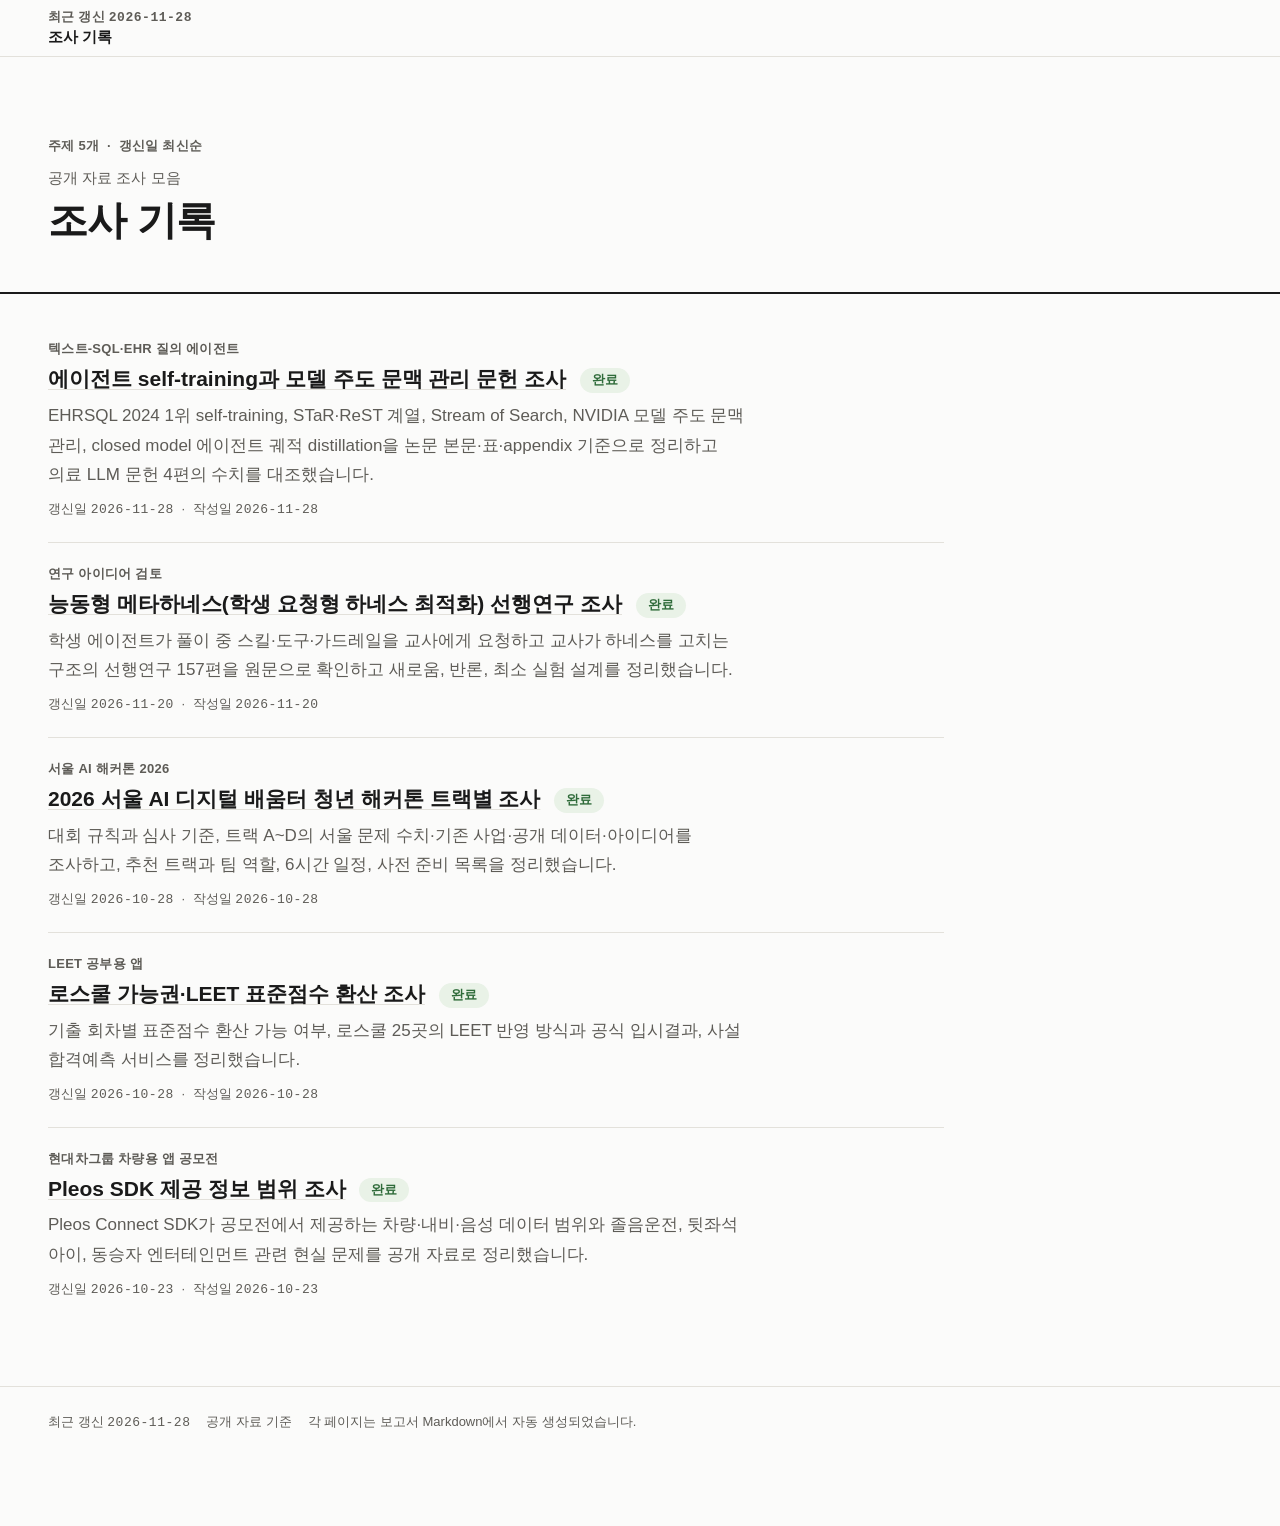
<file: docs/index.html>
<!doctype html>
<html lang="ko">
<head>
<meta charset="utf-8">
<meta name="viewport" content="width=device-width, initial-scale=1">
<title>조사 기록</title>
<meta name="description" content="공개 자료로 조사한 보고서를 주제별로 모아 둔 목록입니다.">
<meta name="color-scheme" content="light dark">
<meta name="theme-color" media="(prefers-color-scheme: light)" content="#FBFBFA">
<meta name="theme-color" media="(prefers-color-scheme: dark)" content="#131312">
<meta property="og:title" content="조사 기록">
<meta property="og:description" content="공개 자료로 조사한 보고서를 주제별로 모아 둔 목록입니다.">
<meta property="og:type" content="website">
<meta property="og:locale" content="ko_KR">
<link rel="icon" href="data:image/svg+xml,%3Csvg xmlns='http://www.w3.org/2000/svg' viewBox='0 0 32 32'%3E%3Crect width='32' height='32' fill='%231A1A1A'/%3E%3Cpath d='M8 9h16M8 16h16M8 23h10' stroke='%23FBFBFA' stroke-width='3' stroke-linecap='round'/%3E%3C/svg%3E">
<style>
:root{color-scheme:light dark;--canvas:#FBFBFA;--surface:#F3F2EE;--ink:#1A1A1A;--ink-2:#5E5C57;--ink-3:#8B8984;--hairline:#E3E1DB;--rule:#1A1A1A;--link:#0B5D97;--link-hover:#073E66;--ring:#0B5D97;--mark-bg:#FFE69C;--mark-ink:#1A1A1A;--wash-1:rgb(26 26 26 / .05);--wash-2:rgb(26 26 26 / .09);--ok-bg:#E9F2E7;--ok-ink:#2F6B3A;--part-bg:#FBF1D6;--part-ink:#8A5A00;--no-bg:#FCE9E8;--no-ink:#9C2E2C;--unk-bg:#EEEDE8;--unk-ink:#55534E;--scrim:rgb(26 26 26 / .35);--font-sans:-apple-system,BlinkMacSystemFont,"Apple SD Gothic Neo",Pretendard,"Noto Sans KR","Noto Sans CJK KR","Malgun Gothic","Segoe UI",sans-serif;--font-mono:ui-monospace,"SF Mono",Menlo,Consolas,"Liberation Mono","DejaVu Sans Mono",monospace;--fs-display:clamp(1.75rem,1.2rem + 2.2vw,2.5rem);--fs-h2:clamp(1.375rem,1.15rem + 1vw,1.75rem);--fs-h3:clamp(1.125rem,1.05rem + .4vw,1.3125rem);--fs-body:1.0625rem;--fs-table:.9375rem;--fs-ui:.9375rem;--fs-small:.8125rem;--lh-body:1.75;--lh-table:1.6;--lh-head:1.3;--lh-tight:1.2;--s-1:4px;--s-2:8px;--s-3:12px;--s-4:16px;--s-5:20px;--s-6:24px;--s-8:32px;--s-10:40px;--s-12:48px;--s-16:64px;--s-20:80px;--container:80rem;--gutter:clamp(1.25rem,4vw,3rem);--sidebar:15.5rem;--col-gap:var(--s-12);--measure:44rem;--header-h:3.5rem;--control-h:2.75rem;--icon:1.25rem;--r-ctl:4px;--r-pill:999px;--t-micro:120ms;--t-std:200ms;--ease:cubic-bezier(.2,0,0,1);--z-header:30;--z-totop:20}@media (prefers-color-scheme:dark){:root{--canvas:#131312;--surface:#1C1C1A;--ink:#ECEAE4;--ink-2:#A8A69F;--ink-3:#7C7A74;--hairline:#2A2927;--rule:#ECEAE4;--link:#7CBCEC;--link-hover:#AAD6F7;--ring:#7CBCEC;--mark-bg:#5E4C14;--mark-ink:#FFF3CF;--wash-1:rgb(236 234 228 / .07);--wash-2:rgb(236 234 228 / .12);--ok-bg:#1B2B1E;--ok-ink:#A3D9A8;--part-bg:#2D2712;--part-ink:#E5BD55;--no-bg:#34201F;--no-ink:#F2A19E;--unk-bg:#2A2926;--unk-ink:#B9B7B0;--scrim:rgb(0 0 0 / .55)}}*,*::before,*::after{box-sizing:border-box}html{scroll-behavior:smooth;scroll-padding-top:calc(var(--header-h) + var(--s-4));-webkit-text-size-adjust:100%;text-size-adjust:100%}body{margin:0;background:var(--canvas);color:var(--ink);font:400 var(--fs-body) / var(--lh-body) var(--font-sans);word-break:keep-all;overflow-wrap:break-word;-webkit-font-smoothing:antialiased;text-rendering:optimizeLegibility}html.sheet-open{overflow:hidden}[hidden]{display:none !important}.mono{font-family:var(--font-mono);letter-spacing:.04em}:focus-visible{outline:2px solid var(--ring);outline-offset:2px}a{color:var(--link);text-decoration:underline;text-decoration-thickness:1px;text-underline-offset:.15em;text-decoration-color:color-mix(in srgb,var(--link) 45%,transparent);transition:color var(--t-micro) var(--ease),text-decoration-color var(--t-micro) var(--ease)}a:hover{color:var(--link-hover);text-decoration-color:currentColor}svg{display:block}.sr-only{position:absolute !important;width:1px;height:1px;padding:0;margin:-1px;overflow:hidden;clip:rect(0 0 0 0);clip-path:inset(50%);white-space:nowrap;border:0}html:not(.js) .js-only{display:none !important}.skip{position:absolute;top:var(--s-2);left:var(--s-2);z-index:calc(var(--z-header) + 1);padding:var(--s-3) var(--s-4);background:var(--ink);color:var(--canvas);border-radius:var(--r-ctl);text-decoration:none;font-weight:600;transform:translateY(-200%)}.skip:focus-visible{transform:none;outline-color:var(--ring)}.btn{display:inline-flex;align-items:center;justify-content:center;gap:var(--s-1);min-height:var(--control-h);min-width:var(--control-h);padding:0 var(--s-3);border:1px solid transparent;border-radius:var(--r-ctl);background:transparent;color:var(--ink);font:500 var(--fs-ui) / 1 var(--font-sans);cursor:pointer;text-decoration:none;white-space:nowrap;transition:background-color var(--t-micro) var(--ease)}.btn:hover{background:var(--wash-1)}.btn:active{background:var(--wash-2)}.btn--outline{border-color:var(--hairline)}.btn--icon{padding:0}.btn svg{width:var(--icon);height:var(--icon);flex:none}.hdr{position:sticky;top:0;z-index:var(--z-header);background:var(--canvas);border-bottom:1px solid var(--hairline)}.hdr__in{max-width:var(--container);margin:0 auto;padding:var(--s-1) var(--gutter);min-height:var(--header-h);display:flex;flex-wrap:wrap;align-items:center;gap:var(--s-1)}.brand{display:flex;flex-direction:column;justify-content:center;min-width:0;flex:1 1 0;min-height:var(--control-h);color:inherit;text-decoration:none;border-radius:var(--r-ctl)}.brand:hover{color:inherit}.brand__kicker{display:none;font-size:var(--fs-small);font-weight:600;line-height:1.3;letter-spacing:.02em;color:var(--ink-2);white-space:nowrap}.btn--all .btn__label{display:none}.btn--all[data-action="open"] .ico--close,.btn--all[data-action="close"] .ico--open{display:none}.hdr .btn--outline{border-color:transparent}.brand__title{font-size:var(--fs-ui);font-weight:600;line-height:1.3;white-space:nowrap;overflow:hidden;text-overflow:ellipsis}.srch{flex:1 1 100%;order:10;display:none;margin:0;padding-bottom:var(--s-2)}.hdr.search-open .srch{display:block}.srch__box{position:relative;display:flex;align-items:center}.srch__icon{position:absolute;left:var(--s-3);width:var(--icon);height:var(--icon);color:var(--ink-2);pointer-events:none}.srch input{width:100%;height:var(--control-h);margin:0;padding:0 var(--control-h) 0 calc(var(--s-3) + var(--icon) + var(--s-2));border:1px solid var(--hairline);border-radius:var(--r-ctl);background:var(--canvas);color:var(--ink);font:400 var(--fs-ui) / 1 var(--font-sans);-webkit-appearance:none;appearance:none}.srch input::placeholder{color:var(--ink-2);opacity:1}.srch input::-webkit-search-cancel-button,.srch input::-webkit-search-decoration{-webkit-appearance:none;appearance:none}.srch__clear{position:absolute;right:2px;top:2px;min-height:calc(var(--control-h) - 4px);min-width:calc(var(--control-h) - 4px);color:var(--ink-2)}.status{max-width:var(--container);margin:0 auto;padding:var(--s-2) var(--gutter);display:flex;flex-wrap:wrap;align-items:center;gap:var(--s-2) var(--s-3);background:var(--surface);border-top:1px solid var(--hairline);color:var(--ink-2);font-size:var(--fs-small);font-weight:500;line-height:1.4}.status[hidden]{display:none}.status strong{color:var(--ink);font-weight:600}.status .btn{min-height:2rem;padding:0 var(--s-2);font-size:var(--fs-small);color:var(--link)}@media (min-width:60em){.hdr__in{flex-wrap:nowrap;gap:var(--s-3)}.btn--toc,.btn--search{display:none}.brand__kicker{display:block}.btn--all svg{display:none}.btn--all .btn__label{display:inline}.hdr .btn--outline{border-color:var(--hairline)}.srch{display:block;flex:0 1 22rem;order:0;padding-bottom:0}}.hero{max-width:var(--container);margin:0 auto;padding:var(--s-10) var(--gutter) var(--s-8);border-bottom:2px solid var(--rule)}.kicker{margin:0 0 var(--s-3);font-size:var(--fs-small);font-weight:600;line-height:1.4;letter-spacing:.02em;color:var(--ink-2)}.kicker__sep{margin:0 var(--s-1)}.hero h1{margin:0;display:flex;flex-direction:column;gap:var(--s-2);max-width:var(--measure)}.hero__sup{font:500 var(--fs-ui) / 1.4 var(--font-sans);color:var(--ink-2)}.hero__sep{display:none}.hero__main{font-size:var(--fs-display);font-weight:700;line-height:var(--lh-tight);letter-spacing:-.02em}@media (min-width:60em){.hero{padding-top:var(--s-20);padding-bottom:var(--s-12)}}.layout{max-width:var(--container);margin:0 auto;padding:0 var(--gutter)}.side{display:none}.doc{min-width:0;padding-bottom:var(--s-16)}@media (min-width:60em){.layout{display:grid;grid-template-columns:var(--sidebar) minmax(0,1fr);gap:var(--col-gap);align-items:start}.side{display:block;position:sticky;top:calc(var(--header-h) + var(--s-6));max-height:calc(100dvh - var(--header-h) - var(--s-12));overflow-y:auto;padding:var(--s-6) 0 var(--s-6);scrollbar-width:thin}}.side__title{margin:0 0 var(--s-2);padding:0 var(--s-3);font-size:var(--fs-small);font-weight:600;line-height:1.4;letter-spacing:.02em;color:var(--ink-2)}.toc,.toc ol{list-style:none;margin:0;padding:0}.toc a{display:flex;align-items:baseline;gap:var(--s-2);min-height:var(--control-h);padding:var(--s-2) var(--s-3);border-radius:var(--r-ctl);color:var(--ink-2);font-size:var(--fs-ui);font-weight:500;line-height:1.4;text-decoration:none;transition:background-color var(--t-micro) var(--ease),color var(--t-micro) var(--ease)}.toc a:hover{background:var(--wash-1);color:var(--ink)}.toc a[aria-current="true"]{background:var(--wash-2);color:var(--ink);font-weight:600}.toc__num{flex:none;min-width:2rem;font:500 var(--fs-small) / 1.4 var(--font-mono);letter-spacing:.04em}.toc__sub a{padding-left:var(--s-6)}.toc__sub .toc__num{min-width:2.25rem}.sec{border-top:2px solid var(--rule);margin-top:var(--s-10);padding-top:var(--s-4)}.doc>.sec:first-child{border-top:0;margin-top:0;padding-top:var(--s-6)}.sec__h{margin:0;font-size:var(--fs-h2);font-weight:700;line-height:var(--lh-head);letter-spacing:-.01em}.sec__btn{display:flex;align-items:baseline;gap:var(--s-3);width:calc(100% + 2 * var(--s-2));margin:0 calc(-1 * var(--s-2));padding:var(--s-3) var(--s-2);border:0;border-radius:var(--r-ctl);background:transparent;color:inherit;font:inherit;letter-spacing:inherit;text-align:left;cursor:pointer;-webkit-appearance:none;appearance:none;transition:background-color var(--t-micro) var(--ease)}.sec__btn:hover{background:var(--wash-1)}.sec__btn:active{background:var(--wash-2)}.num{flex:none;font:500 var(--fs-ui) / 1 var(--font-mono);letter-spacing:.06em;color:var(--ink-2)}.ttl{flex:1 1 auto;min-width:0}.chev{flex:none;align-self:center;width:var(--icon);height:var(--icon);color:var(--ink-2);transition:transform var(--t-micro) var(--ease)}.sec__btn[aria-expanded="false"] .chev{transform:rotate(-90deg)}.sec__body{padding-top:var(--s-2)}.sec__body.is-entering{animation:fade-in var(--t-micro) var(--ease) both}@keyframes fade-in{from{opacity:0}to{opacity:1}}.js:not(.is-ready).m-collapse .doc>.sec ~ .sec>.sec__body,.js:not(.is-ready) .sec[data-default="closed"]>.sec__body{display:none}.blk{padding-top:var(--s-6)}.blk + .blk{border-top:1px solid var(--hairline);margin-top:var(--s-6)}.blk__h{display:flex;align-items:baseline;gap:var(--s-3);margin:0 0 var(--s-4);font-size:var(--fs-h3);font-weight:600;line-height:1.4}.blk__h .num{font-size:var(--fs-small)}.doc p,.doc ul,.doc ol:not(.srcs){max-width:var(--measure)}.doc p{margin:0 0 var(--s-4)}.doc ul,.doc ol{margin:0 0 var(--s-4);padding-left:var(--s-6)}.doc li{margin-bottom:var(--s-2)}.doc li::marker{color:var(--ink-2)}.doc>.blk>:last-child,.sec__body>.blk>:last-child{margin-bottom:0}code{font-family:var(--font-mono);font-size:.92em;letter-spacing:-.01em;background:var(--surface);padding:0 var(--s-1);border-radius:var(--r-ctl);overflow-wrap:anywhere}mark{background:var(--mark-bg);color:var(--mark-ink);border-radius:var(--r-ctl);padding:0 1px}.url{overflow-wrap:anywhere}.src{display:inline-flex;align-items:center;min-height:2rem;margin:1px 0;padding:0 var(--s-2);border:1px solid var(--hairline);border-radius:var(--r-ctl);font-size:var(--fs-small);font-weight:600;line-height:1;text-decoration:none;white-space:nowrap;transition:background-color var(--t-micro) var(--ease),color var(--t-micro) var(--ease)}.src:hover{background:var(--wash-1);text-decoration:underline}.src + .src{margin-left:var(--s-1)}.tbl{margin:var(--s-6) 0}.tbl__scroll{overflow-x:auto;scrollbar-width:thin}.tbl__scroll:focus-visible{outline-offset:4px}table{border-collapse:collapse;width:100%;font-size:var(--fs-table);line-height:var(--lh-table)}th,td{padding:var(--s-3) var(--s-2);text-align:left;vertical-align:top;border-bottom:1px solid var(--hairline);overflow-wrap:break-word}.tbl--scroll th:first-child,.tbl--scroll td:first-child{position:sticky;left:0;background:var(--canvas);border-right:1px solid var(--hairline)}.tbl--scroll thead th:first-child{background:var(--surface)}thead th{background:var(--surface);color:var(--ink-2);font-size:var(--fs-small);font-weight:600;letter-spacing:.02em;line-height:1.4;vertical-align:bottom;border-bottom:1px solid var(--rule)}td code{font-size:.9em}@media (min-width:48em){th,td{min-width:4rem}td code,th code{overflow-wrap:break-word}.tbl--cards th:first-child,.tbl--cards td:first-child{position:sticky;left:0;background:var(--canvas);border-right:1px solid var(--hairline)}.tbl--cards thead th:first-child{background:var(--surface)}}.pill{display:inline-flex;align-items:center;min-height:1.5rem;padding:var(--s-1) var(--s-3);border-radius:var(--r-pill);font-size:var(--fs-small);font-weight:600;line-height:1.3}.pill--ok{background:var(--ok-bg);color:var(--ok-ink)}.pill--part{background:var(--part-bg);color:var(--part-ink)}.pill--no{background:var(--no-bg);color:var(--no-ink)}.pill--unk{background:var(--unk-bg);color:var(--unk-ink)}.pill__note{display:block;margin-top:var(--s-1);color:var(--ink-2);font-size:var(--fs-small);line-height:1.4}@media (max-width:47.99em){.tbl--scroll th,.tbl--scroll td{min-width:5.5rem}.tbl--cards table,.tbl--cards tbody,.tbl--cards tr,.tbl--cards td{display:block}.tbl--cards thead{position:absolute;width:1px;height:1px;overflow:hidden;clip:rect(0 0 0 0);clip-path:inset(50%);white-space:nowrap}.tbl--cards tr{padding:var(--s-4) 0 var(--s-5);border-bottom:1px solid var(--hairline)}.tbl--cards tr:first-child{border-top:1px solid var(--rule)}.tbl--cards td{display:grid;grid-template-columns:minmax(5.5rem,28%) minmax(0,1fr);gap:var(--s-1) var(--s-3);padding:var(--s-1) 0;border:0}.tbl--cards td::before{content:attr(data-label);color:var(--ink-2);font-size:var(--fs-small);font-weight:600;line-height:var(--lh-table)}.tbl--cards td:first-child{display:block;margin-bottom:var(--s-2);font-size:var(--fs-body);font-weight:600;line-height:1.4}.tbl--cards td:first-child::before{display:none}.tbl--cards .cell{display:block;min-width:0}.tbl--numbered td:first-child{margin-bottom:var(--s-1);font:500 var(--fs-small) / 1.4 var(--font-mono);letter-spacing:.04em;color:var(--ink-2)}.tbl--numbered td:nth-child(2){display:block;margin-bottom:var(--s-2);font-size:var(--fs-body);font-weight:600;line-height:1.4}.tbl--numbered td:nth-child(2)::before{display:none}}.srcs{margin:0;padding-left:var(--s-8);font-size:var(--fs-table);line-height:var(--lh-table)}.srcs li{margin-bottom:var(--s-2);overflow-wrap:anywhere}.srcs li::marker{font-family:var(--font-mono);color:var(--ink-2)}.layout--index{display:block}.idx{max-width:56rem;padding:var(--s-6) 0 var(--s-16)}.idx__list{list-style:none;margin:0;padding:0}.idx__item{padding:var(--s-5) 0;border-bottom:1px solid var(--hairline)}.idx__item:last-child{border-bottom:0}.idx__sup{margin:0 0 var(--s-1);font-size:var(--fs-small);font-weight:600;letter-spacing:.02em;color:var(--ink-2)}.idx__title{margin:0 0 var(--s-2);font-size:var(--fs-h3);font-weight:700;line-height:var(--lh-head)}.idx__title a{color:var(--ink);text-decoration-color:var(--hairline)}.idx__title a:hover{color:var(--link-hover);text-decoration-color:currentColor}.idx__title .pill{vertical-align:.15em;margin-left:var(--s-2)}.idx__sum{margin:0;max-width:var(--measure);color:var(--ink-2)}.idx__meta{margin:var(--s-2) 0 0;font-size:var(--fs-small);color:var(--ink-2)}.kicker__back{font-weight:600}.ftr{border-top:1px solid var(--hairline)}.ftr__in{max-width:var(--container);margin:0 auto;padding:var(--s-6) var(--gutter) calc(var(--s-12) + var(--control-h));display:flex;flex-wrap:wrap;gap:var(--s-2) var(--s-4);color:var(--ink-2);font-size:var(--fs-small);font-weight:500}.sheet{position:fixed;inset:var(--header-h) 0 auto 0;width:100%;max-width:none;max-height:calc(100dvh - var(--header-h) - var(--s-10));margin:0;padding:0;border:0;border-bottom:1px solid var(--hairline);border-radius:0 0 var(--r-ctl) var(--r-ctl);background:var(--canvas);color:var(--ink);overflow:hidden}.sheet[open]{display:flex;flex-direction:column}.sheet::backdrop{background:var(--scrim)}.sheet__head{display:flex;align-items:center;justify-content:space-between;gap:var(--s-2);padding:var(--s-2) var(--gutter);border-bottom:1px solid var(--hairline)}.sheet__title{margin:0;font-size:var(--fs-ui);font-weight:600}.sheet__body{overflow-y:auto;padding:var(--s-3) var(--gutter) var(--s-6)}@media (prefers-reduced-motion:no-preference){.sheet[open]{animation:sheet-in var(--t-std) var(--ease)}.sheet.is-closing{animation:sheet-out var(--t-std) var(--ease) forwards}}@keyframes sheet-in{from{opacity:0;transform:translateY(-8px)}to{opacity:1;transform:none}}@keyframes sheet-out{from{opacity:1;transform:none}to{opacity:0;transform:translateY(-8px)}}.totop{position:fixed;right:var(--s-5);bottom:var(--s-5);z-index:var(--z-totop);display:inline-flex;align-items:center;justify-content:center;width:var(--control-h);height:var(--control-h);border:1px solid var(--rule);border-radius:var(--r-ctl);background:var(--canvas);color:var(--ink);text-decoration:none;animation:fade-in var(--t-micro) var(--ease) both;transition:background-color var(--t-micro) var(--ease)}.totop:hover{background:var(--wash-1);color:var(--ink)}.totop svg{width:var(--icon);height:var(--icon)}@media (prefers-reduced-motion:reduce){html{scroll-behavior:auto}.chev,.skip{transition:none}.sec__body.is-entering,.totop{animation-duration:1ms}}@media print{.hdr,.side,.totop,.sheet,.skip,.chev,.status{display:none !important}.sec__body[hidden]{display:block !important}body{font-size:11pt;line-height:1.6;color:#000;background:#fff}.hero{padding-top:0}.layout{display:block;padding:0}.sec__btn{padding:0;margin:0;width:auto}a{color:inherit}.src{border-color:#999}.tbl__scroll{overflow:visible}table{font-size:9.5pt}tr{break-inside:avoid}.sec{break-inside:auto}.blk__h,.sec__h{break-after:avoid}}
</style>
</head>
<body>
<a class="skip" href="#main">본문으로 건너뛰기</a>

<header class="hdr" id="top">
  <div class="hdr__in">
    <a class="brand" href="#top">
      <span class="brand__kicker">최근 갱신 <span class="mono">2026-11-28</span></span>
      <span class="brand__title">조사 기록</span>
    </a>
  </div>
</header>

<main id="main">
  <section class="hero" aria-labelledby="doc-title">
    <p class="kicker">주제 5개 <span class="kicker__sep" aria-hidden="true">·</span> 갱신일 최신순</p>
    <h1 id="doc-title"><span class="hero__sup">공개 자료 조사 모음</span><span class="hero__sep" aria-hidden="true"> · </span><span class="hero__main">조사 기록</span></h1>
  </section>

  <div class="layout layout--index">
    <div class="idx">
<ul class="idx__list"><li class="idx__item"><p class="idx__sup">텍스트-SQL·EHR 질의 에이전트</p><h3 class="idx__title"><a href="self-training-agent-context/">에이전트 self-training과 모델 주도 문맥 관리 문헌 조사</a> <span class="pill pill--ok">완료</span></h3><p class="idx__sum">EHRSQL 2024 1위 self-training, STaR·ReST 계열, Stream of Search, NVIDIA 모델 주도 문맥 관리, closed model 에이전트 궤적 distillation을 논문 본문·표·appendix 기준으로 정리하고 의료 LLM 문헌 4편의 수치를 대조했습니다.</p><p class="idx__meta">갱신일 <time class="mono" datetime="2026-11-28">2026-11-28</time><span class="kicker__sep" aria-hidden="true"> · </span>작성일 <time class="mono" datetime="2026-11-28">2026-11-28</time></p></li><li class="idx__item"><p class="idx__sup">연구 아이디어 검토</p><h3 class="idx__title"><a href="active-meta-harness/">능동형 메타하네스(학생 요청형 하네스 최적화) 선행연구 조사</a> <span class="pill pill--ok">완료</span></h3><p class="idx__sum">학생 에이전트가 풀이 중 스킬·도구·가드레일을 교사에게 요청하고 교사가 하네스를 고치는 구조의 선행연구 157편을 원문으로 확인하고 새로움, 반론, 최소 실험 설계를 정리했습니다.</p><p class="idx__meta">갱신일 <time class="mono" datetime="2026-11-20">2026-11-20</time><span class="kicker__sep" aria-hidden="true"> · </span>작성일 <time class="mono" datetime="2026-11-20">2026-11-20</time></p></li><li class="idx__item"><p class="idx__sup">서울 AI 해커톤 2026</p><h3 class="idx__title"><a href="seoul-ai-hackathon-2026/">2026 서울 AI 디지털 배움터 청년 해커톤 트랙별 조사</a> <span class="pill pill--ok">완료</span></h3><p class="idx__sum">대회 규칙과 심사 기준, 트랙 A~D의 서울 문제 수치·기존 사업·공개 데이터·아이디어를 조사하고, 추천 트랙과 팀 역할, 6시간 일정, 사전 준비 목록을 정리했습니다.</p><p class="idx__meta">갱신일 <time class="mono" datetime="2026-10-28">2026-10-28</time><span class="kicker__sep" aria-hidden="true"> · </span>작성일 <time class="mono" datetime="2026-10-28">2026-10-28</time></p></li><li class="idx__item"><p class="idx__sup">LEET 공부용 앱</p><h3 class="idx__title"><a href="leet-admissions/">로스쿨 가능권·LEET 표준점수 환산 조사</a> <span class="pill pill--ok">완료</span></h3><p class="idx__sum">기출 회차별 표준점수 환산 가능 여부, 로스쿨 25곳의 LEET 반영 방식과 공식 입시결과, 사설 합격예측 서비스를 정리했습니다.</p><p class="idx__meta">갱신일 <time class="mono" datetime="2026-10-28">2026-10-28</time><span class="kicker__sep" aria-hidden="true"> · </span>작성일 <time class="mono" datetime="2026-10-28">2026-10-28</time></p></li><li class="idx__item"><p class="idx__sup">현대차그룹 차량용 앱 공모전</p><h3 class="idx__title"><a href="pleos-sdk/">Pleos SDK 제공 정보 범위 조사</a> <span class="pill pill--ok">완료</span></h3><p class="idx__sum">Pleos Connect SDK가 공모전에서 제공하는 차량·내비·음성 데이터 범위와 졸음운전, 뒷좌석 아이, 동승자 엔터테인먼트 관련 현실 문제를 공개 자료로 정리했습니다.</p><p class="idx__meta">갱신일 <time class="mono" datetime="2026-10-23">2026-10-23</time><span class="kicker__sep" aria-hidden="true"> · </span>작성일 <time class="mono" datetime="2026-10-23">2026-10-23</time></p></li></ul>
    </div>
  </div>
</main>

<footer class="ftr">
  <div class="ftr__in">
    <span>최근 갱신 <span class="mono">2026-11-28</span></span>
    <span>공개 자료 기준</span>
    <span>각 페이지는 보고서 Markdown에서 자동 생성되었습니다.</span>
  </div>
</footer>
</body>
</html>
</file>
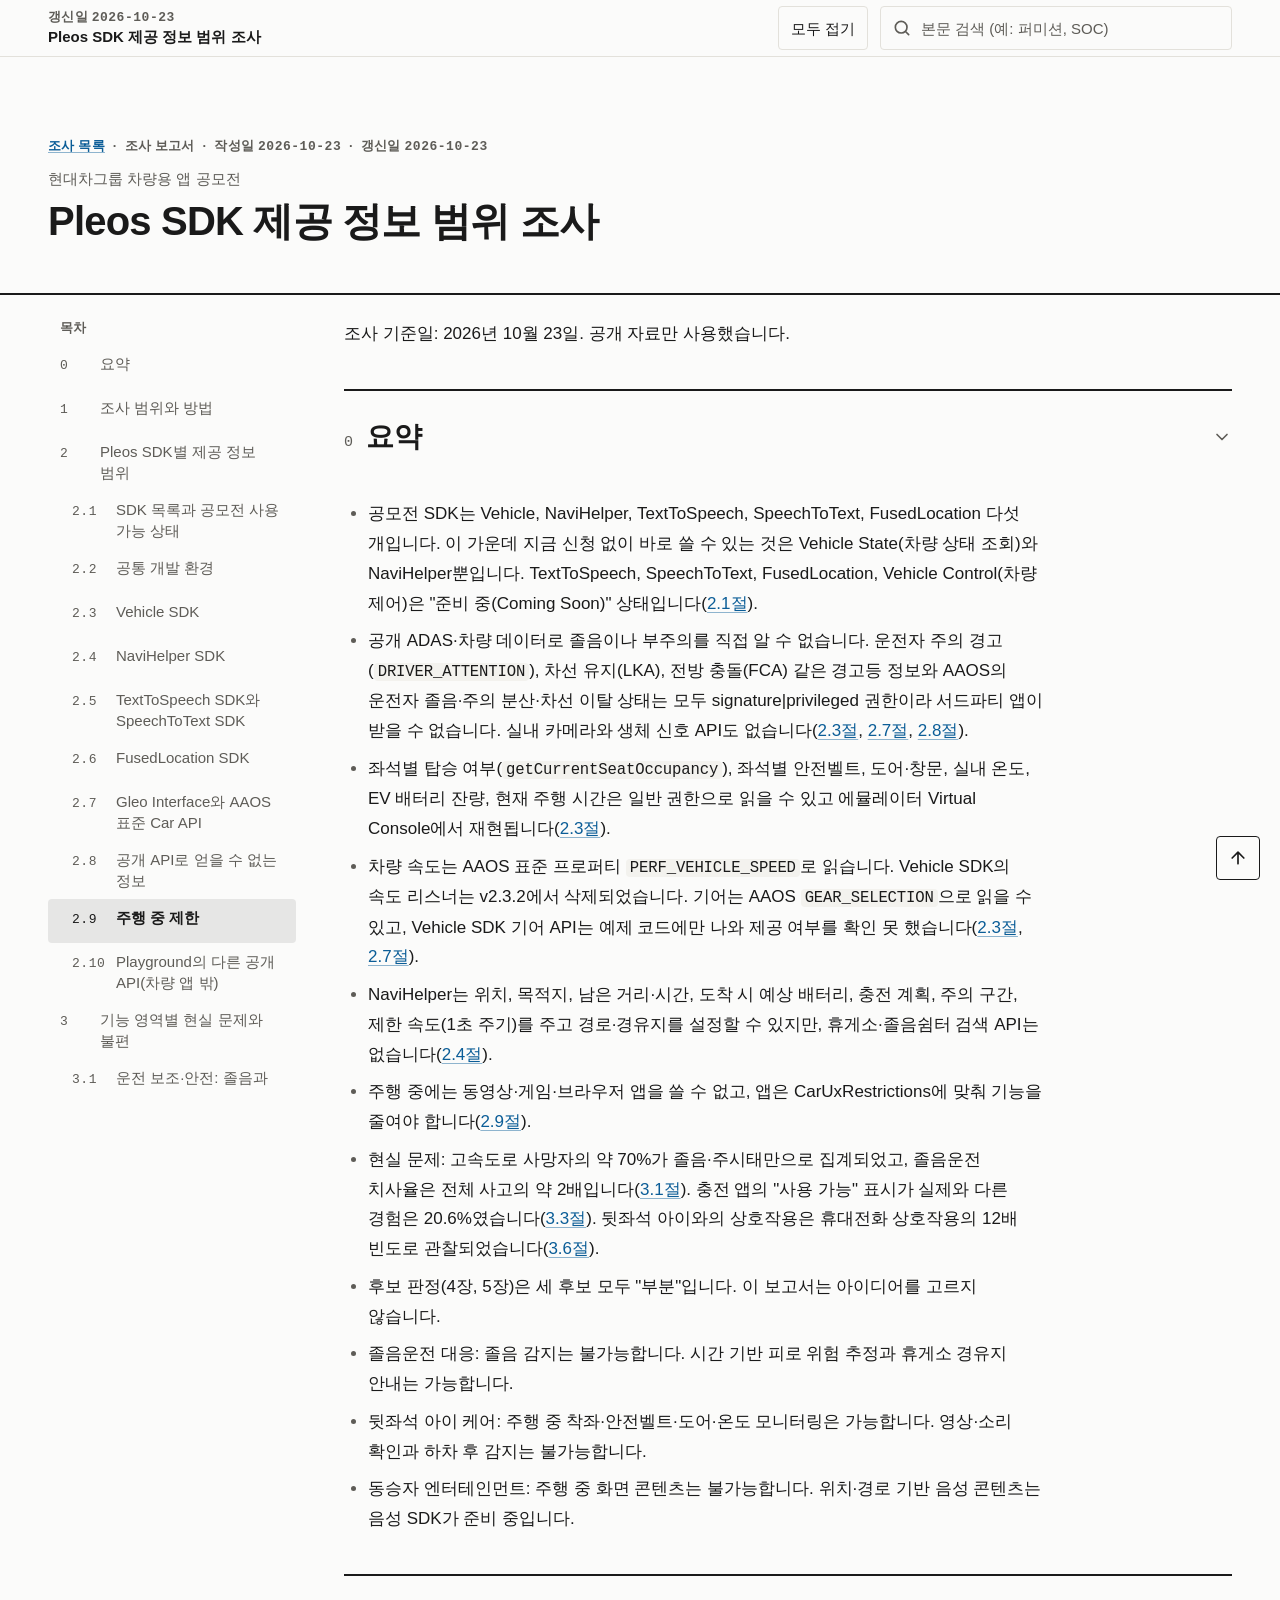
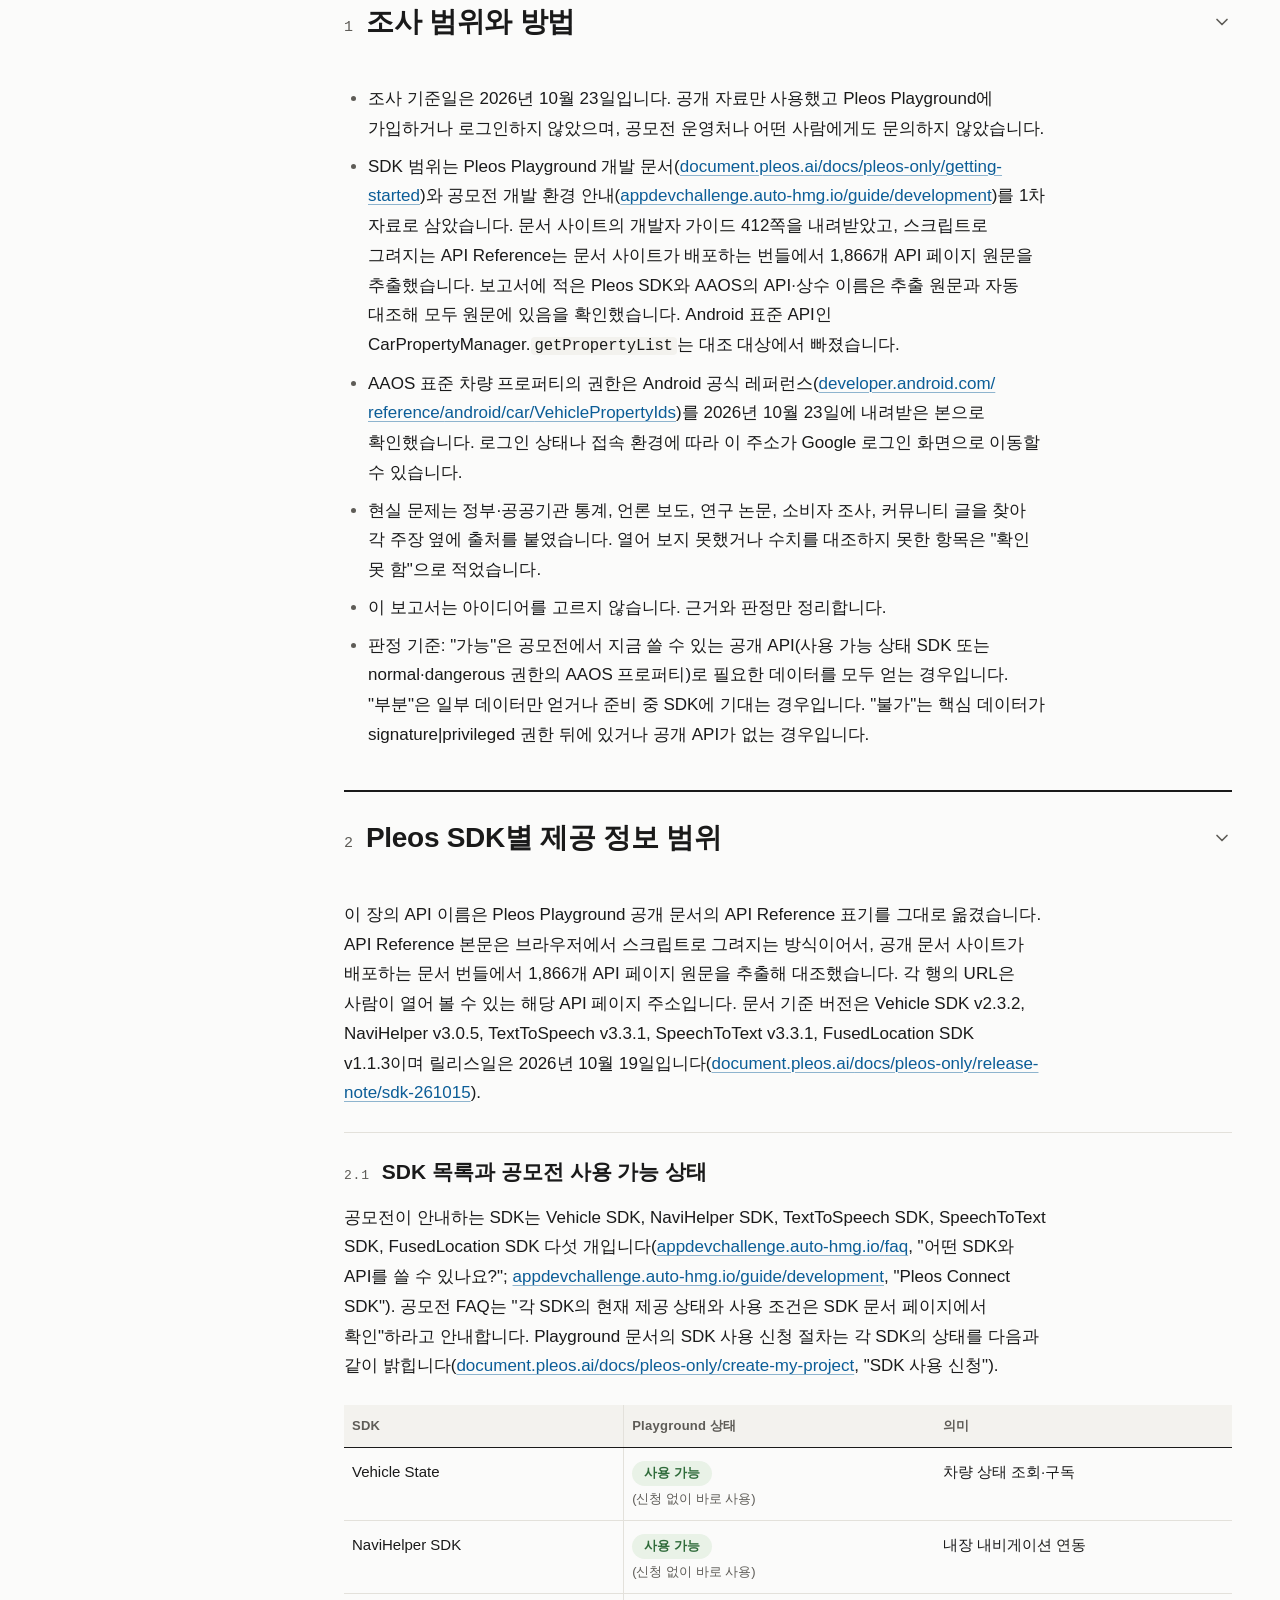
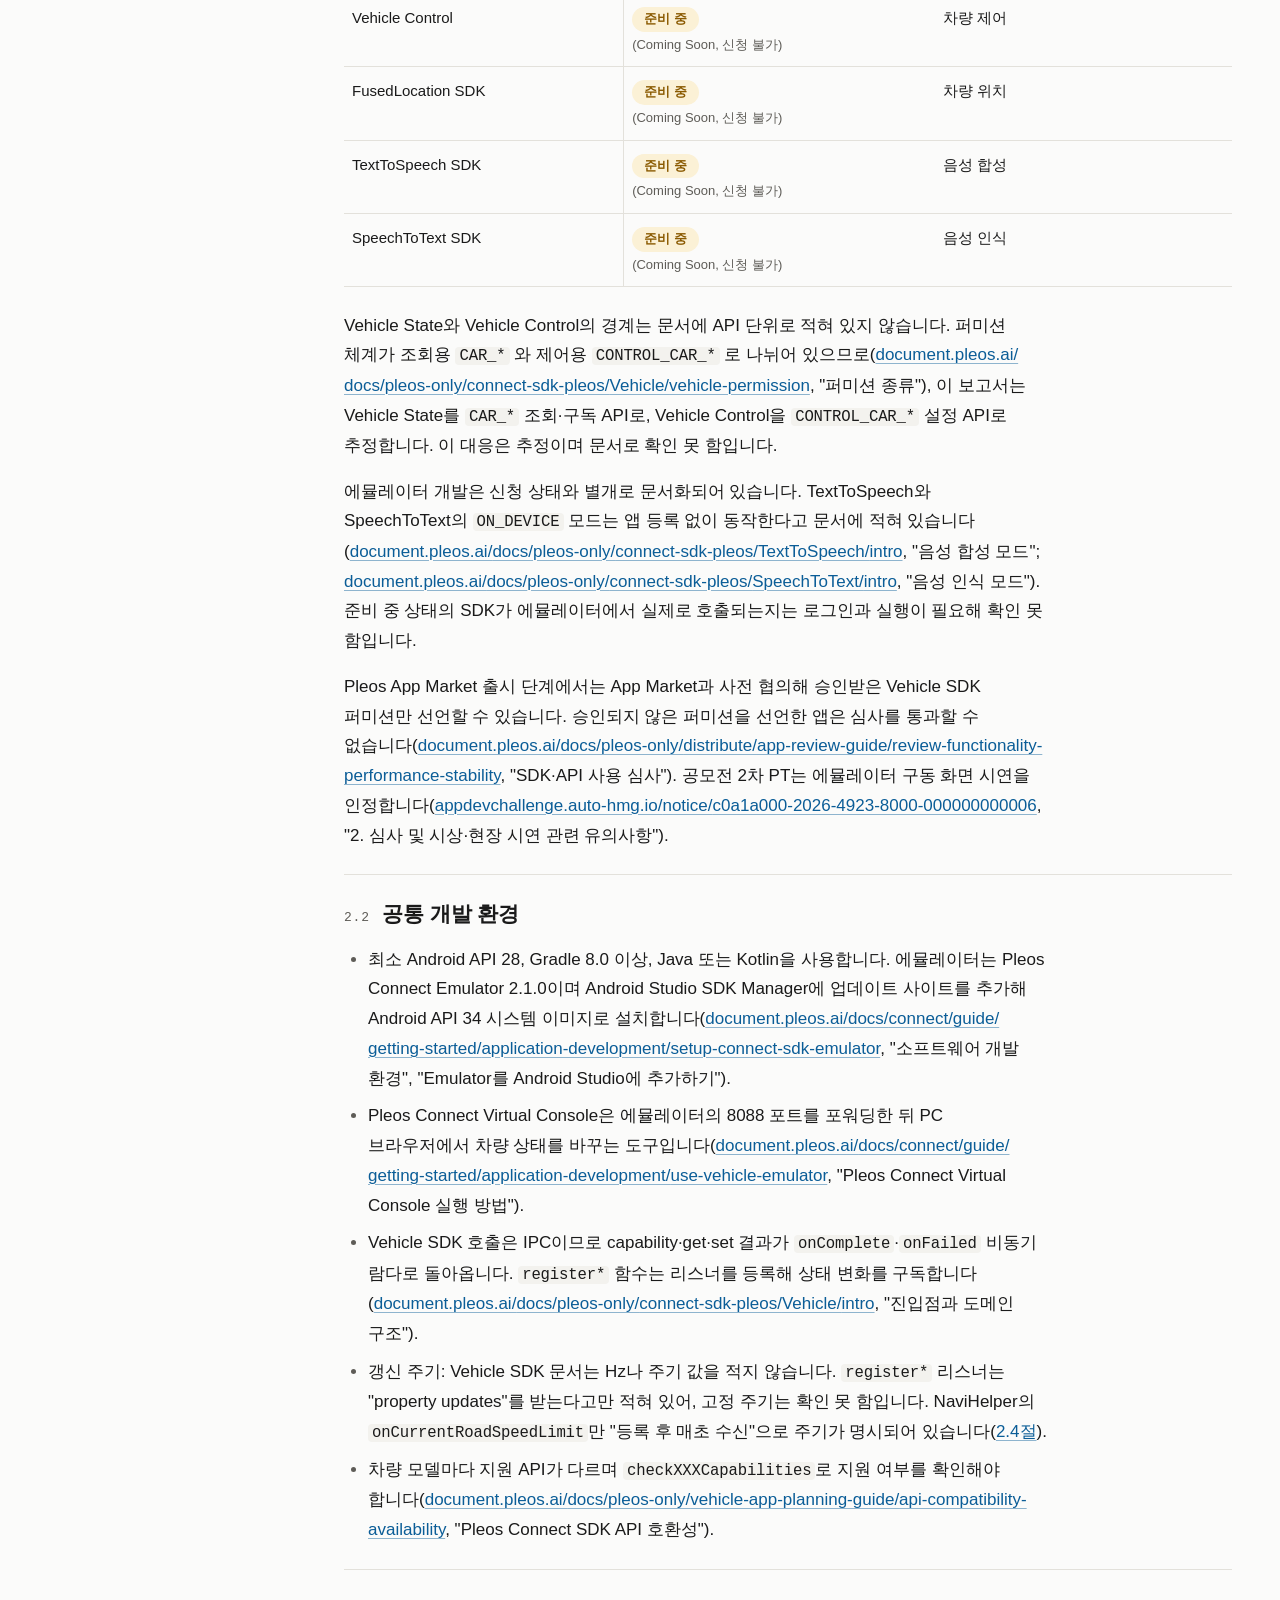
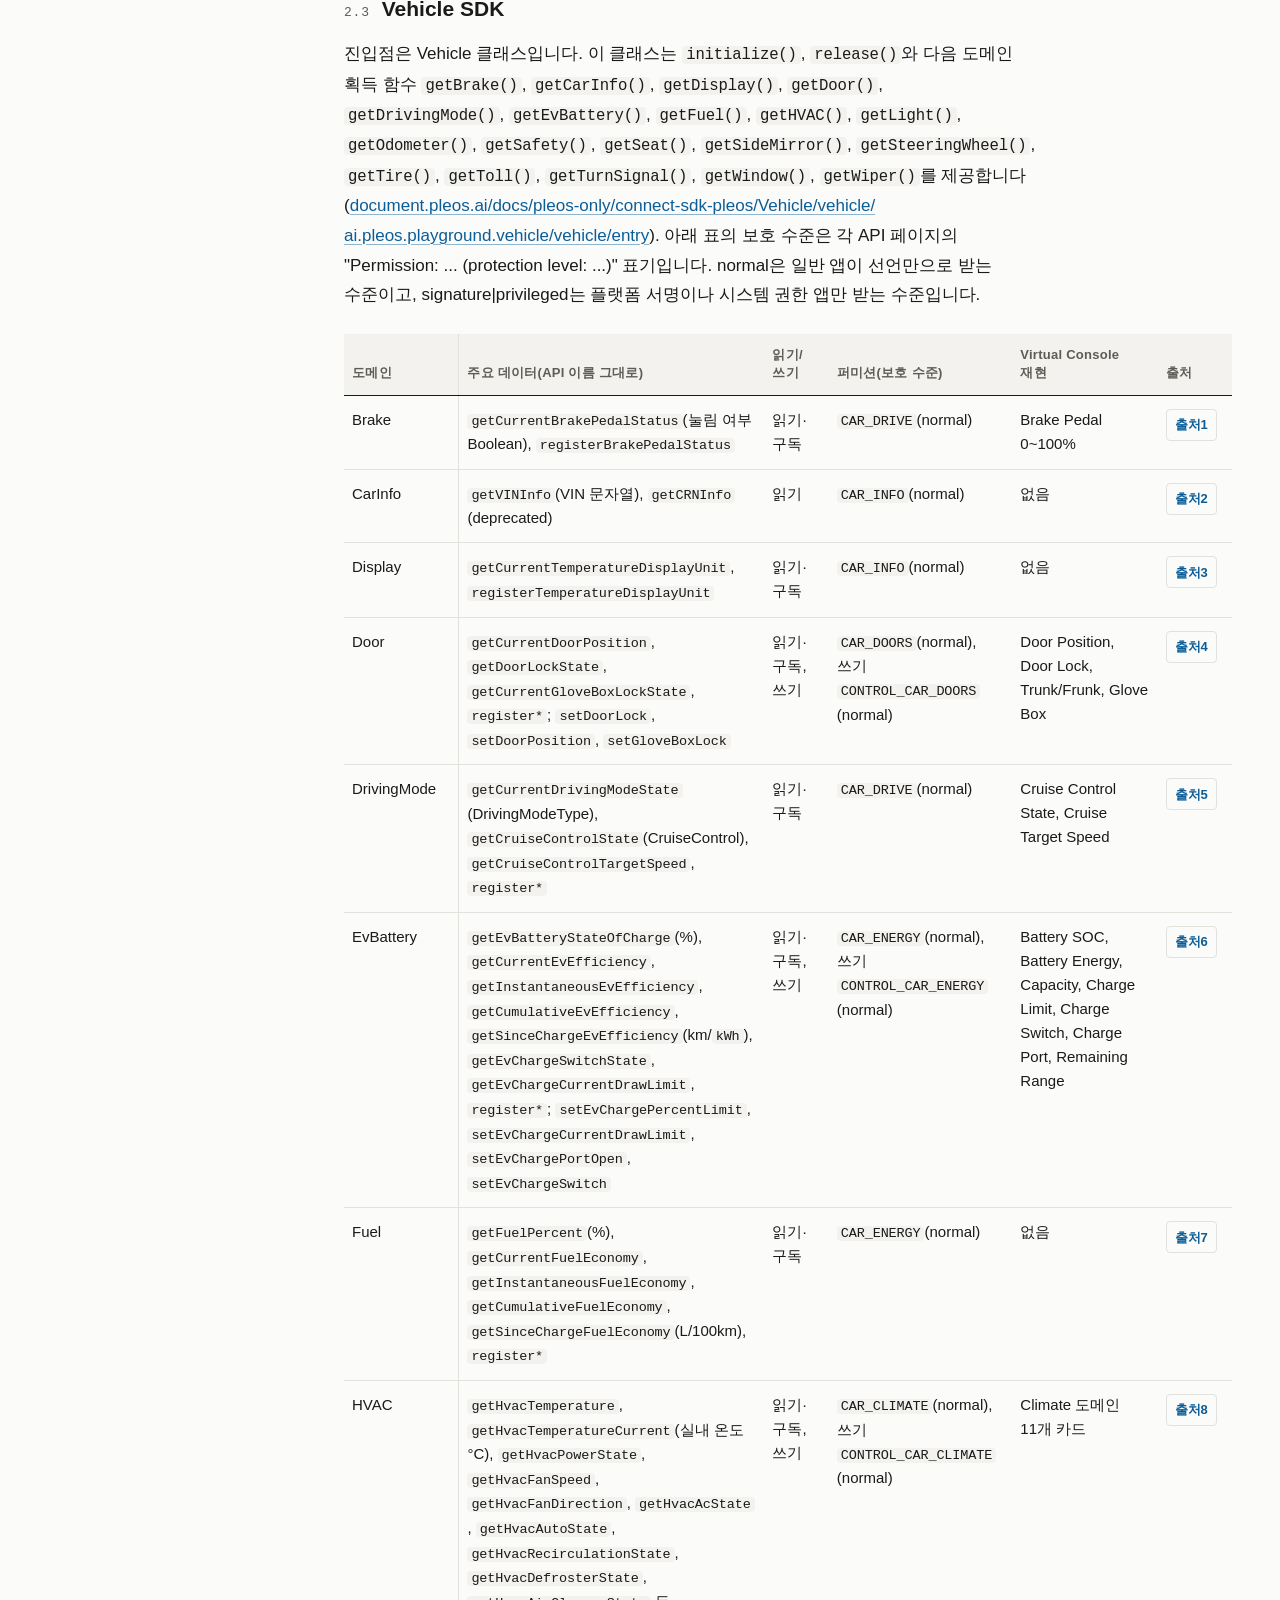
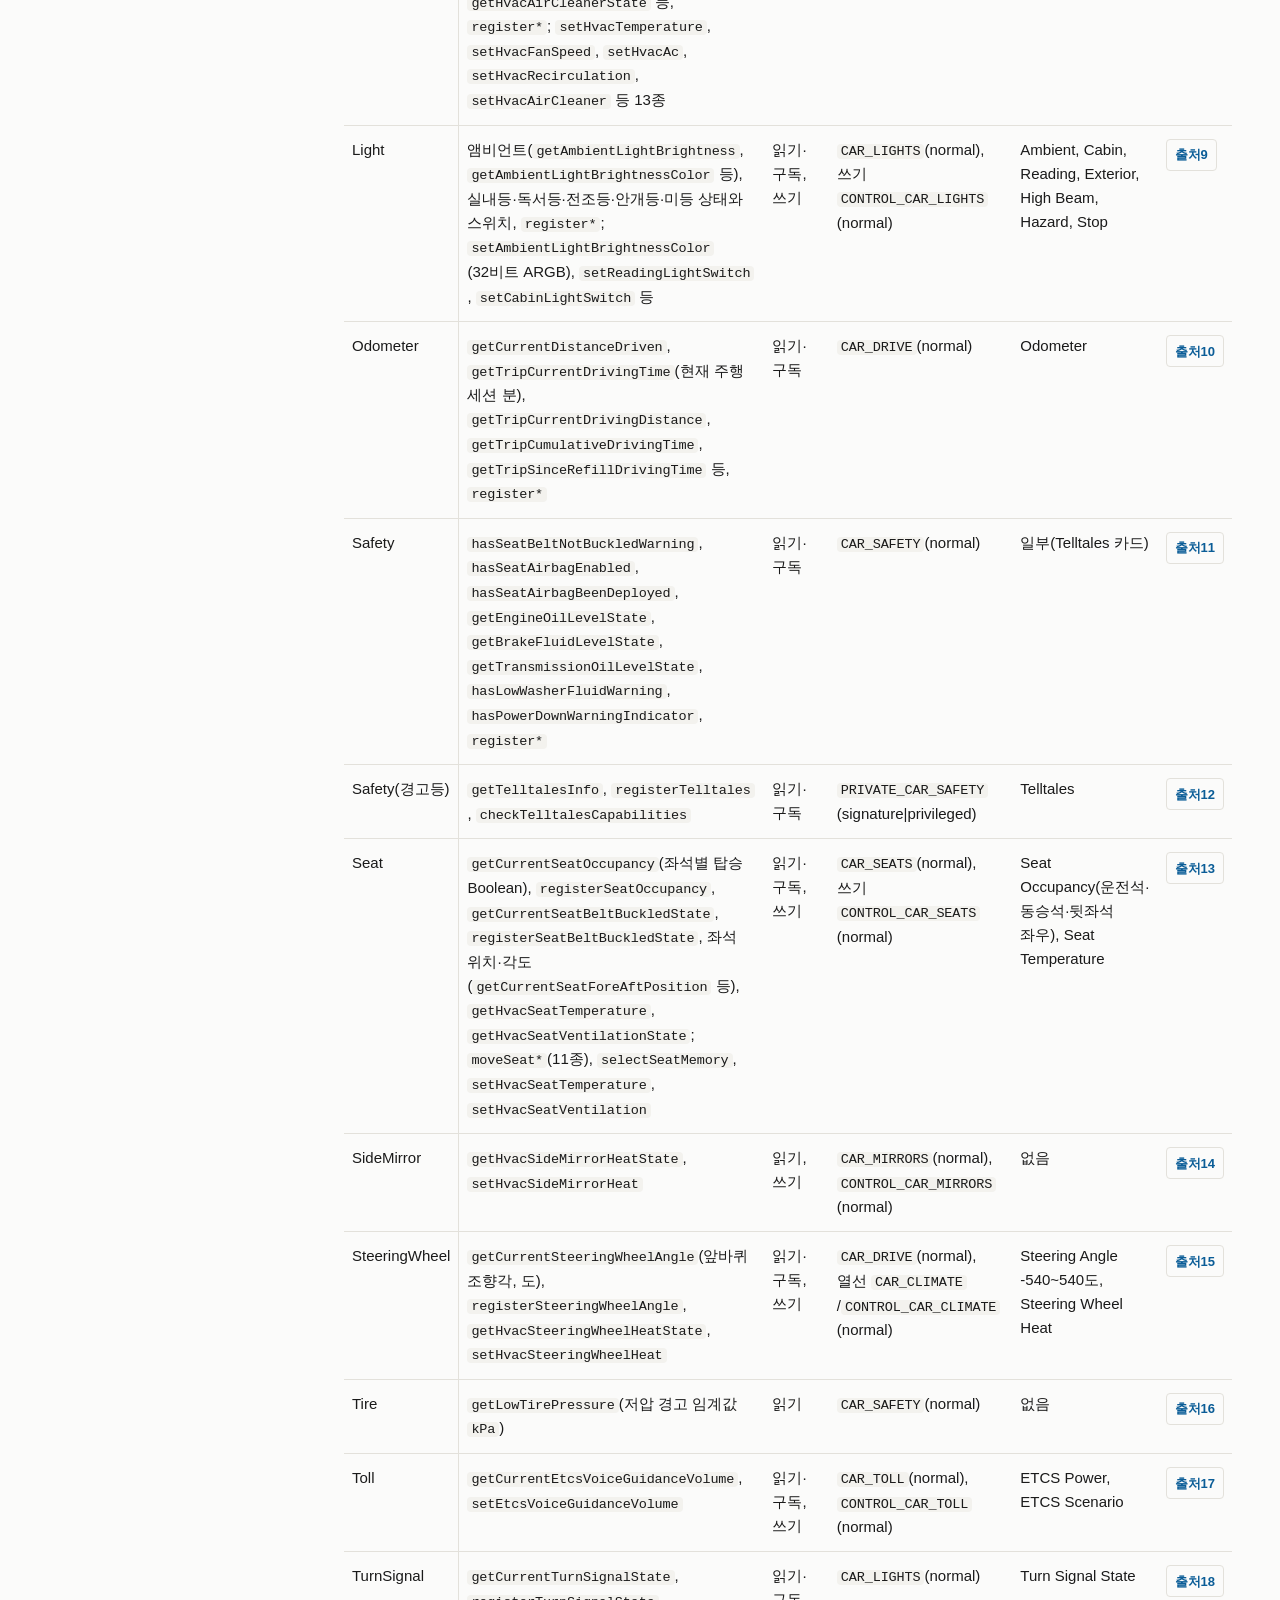
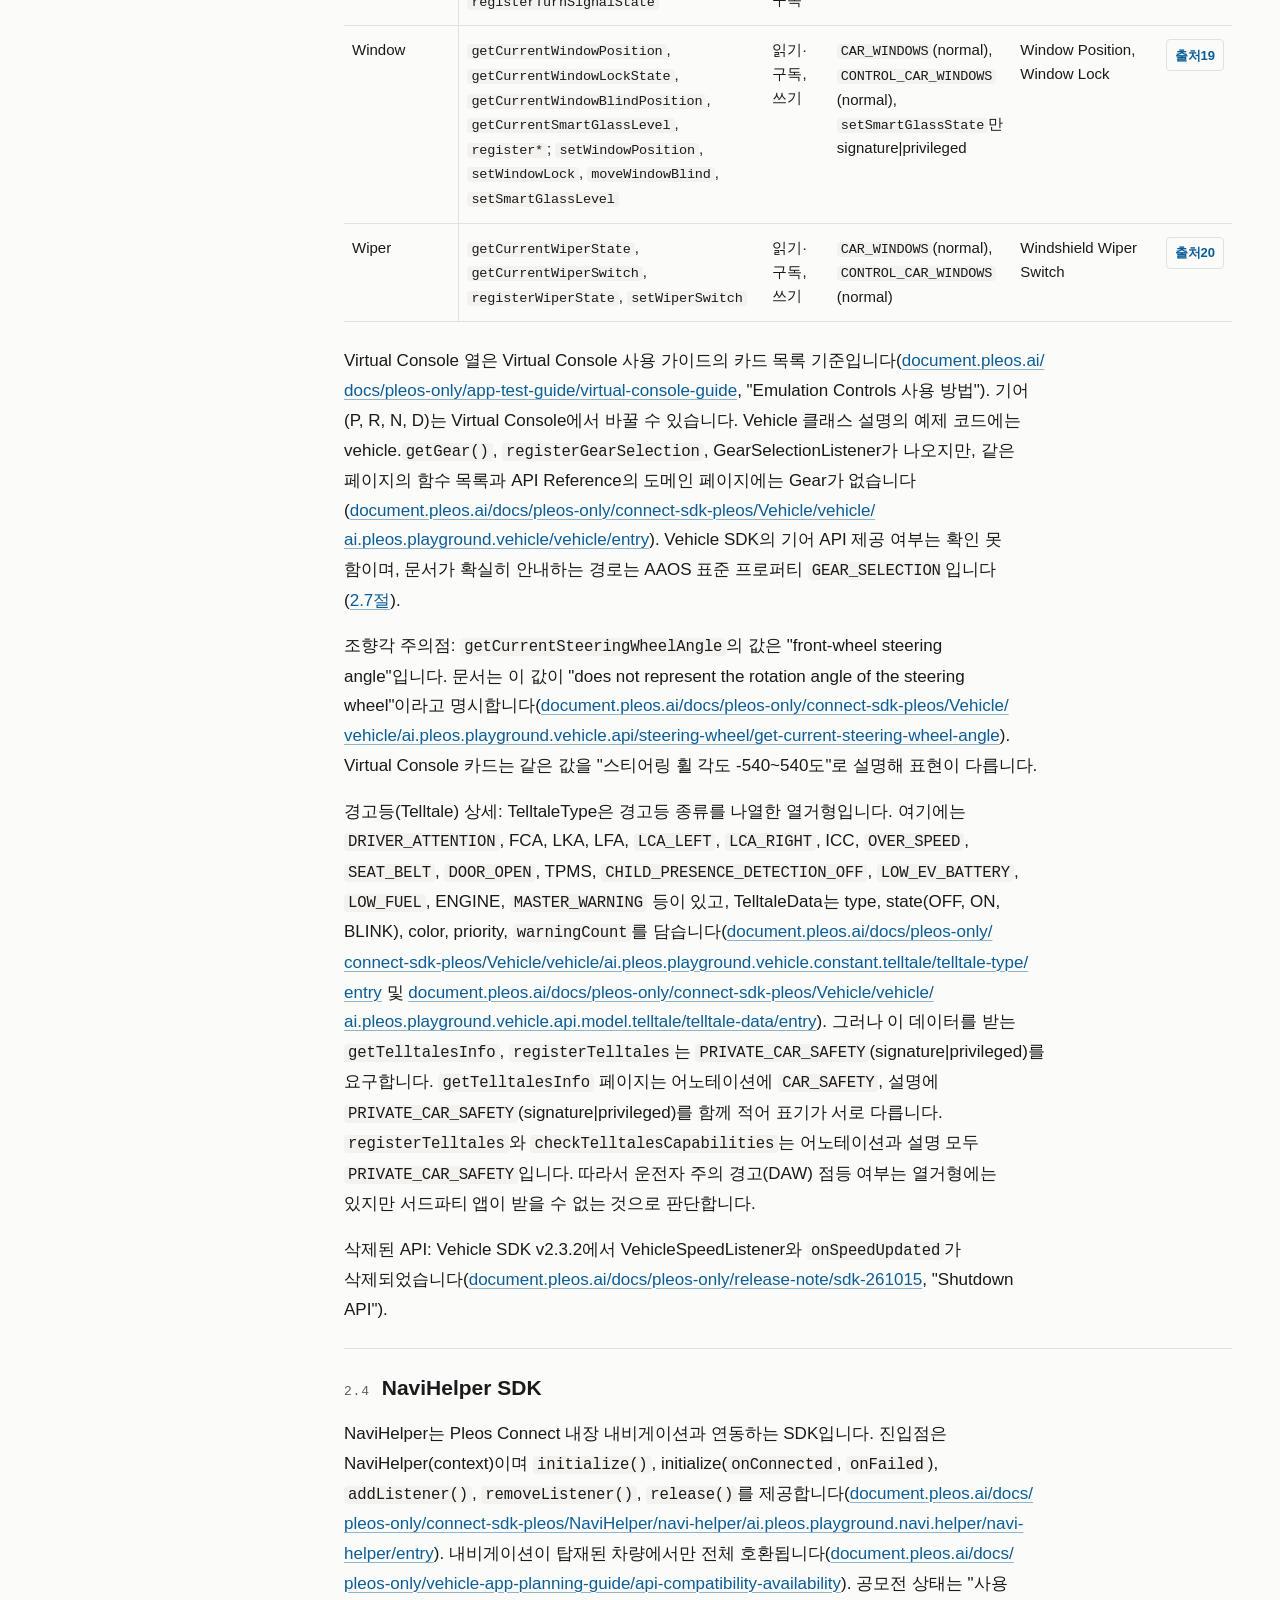
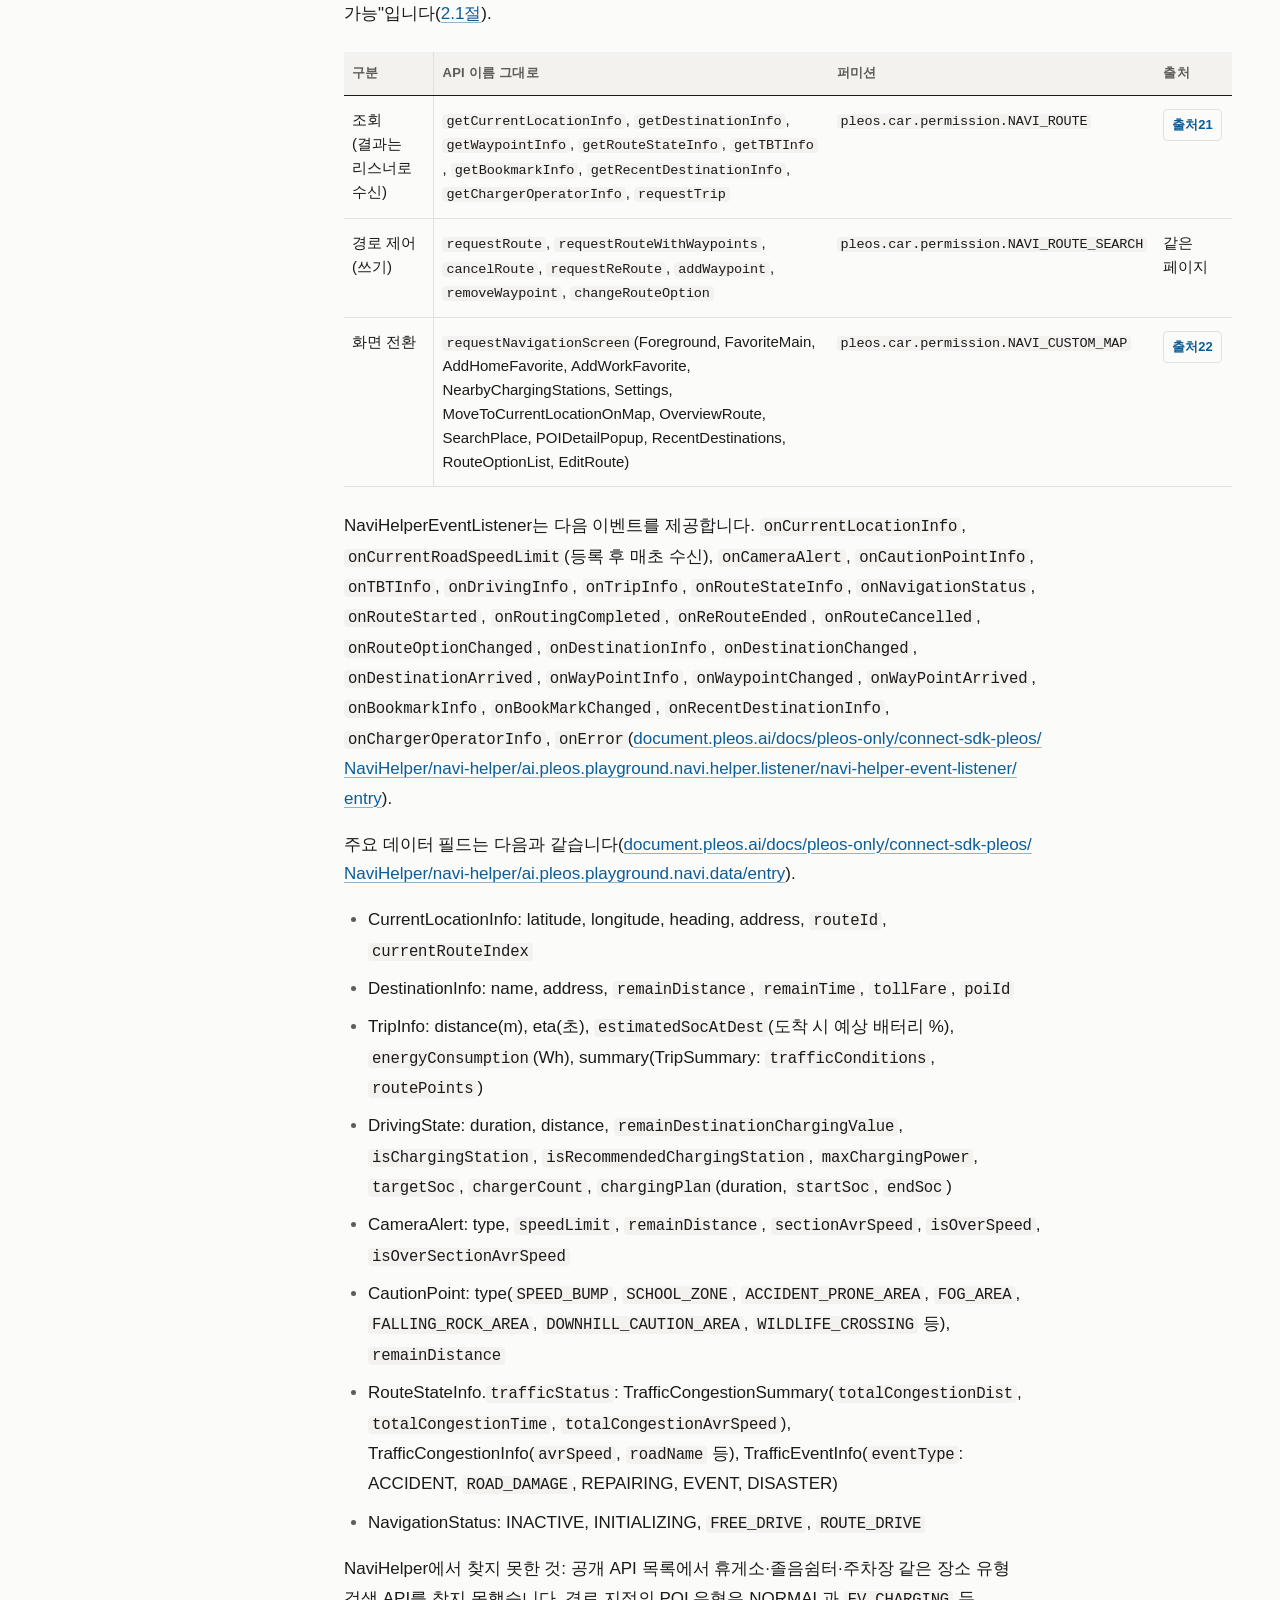
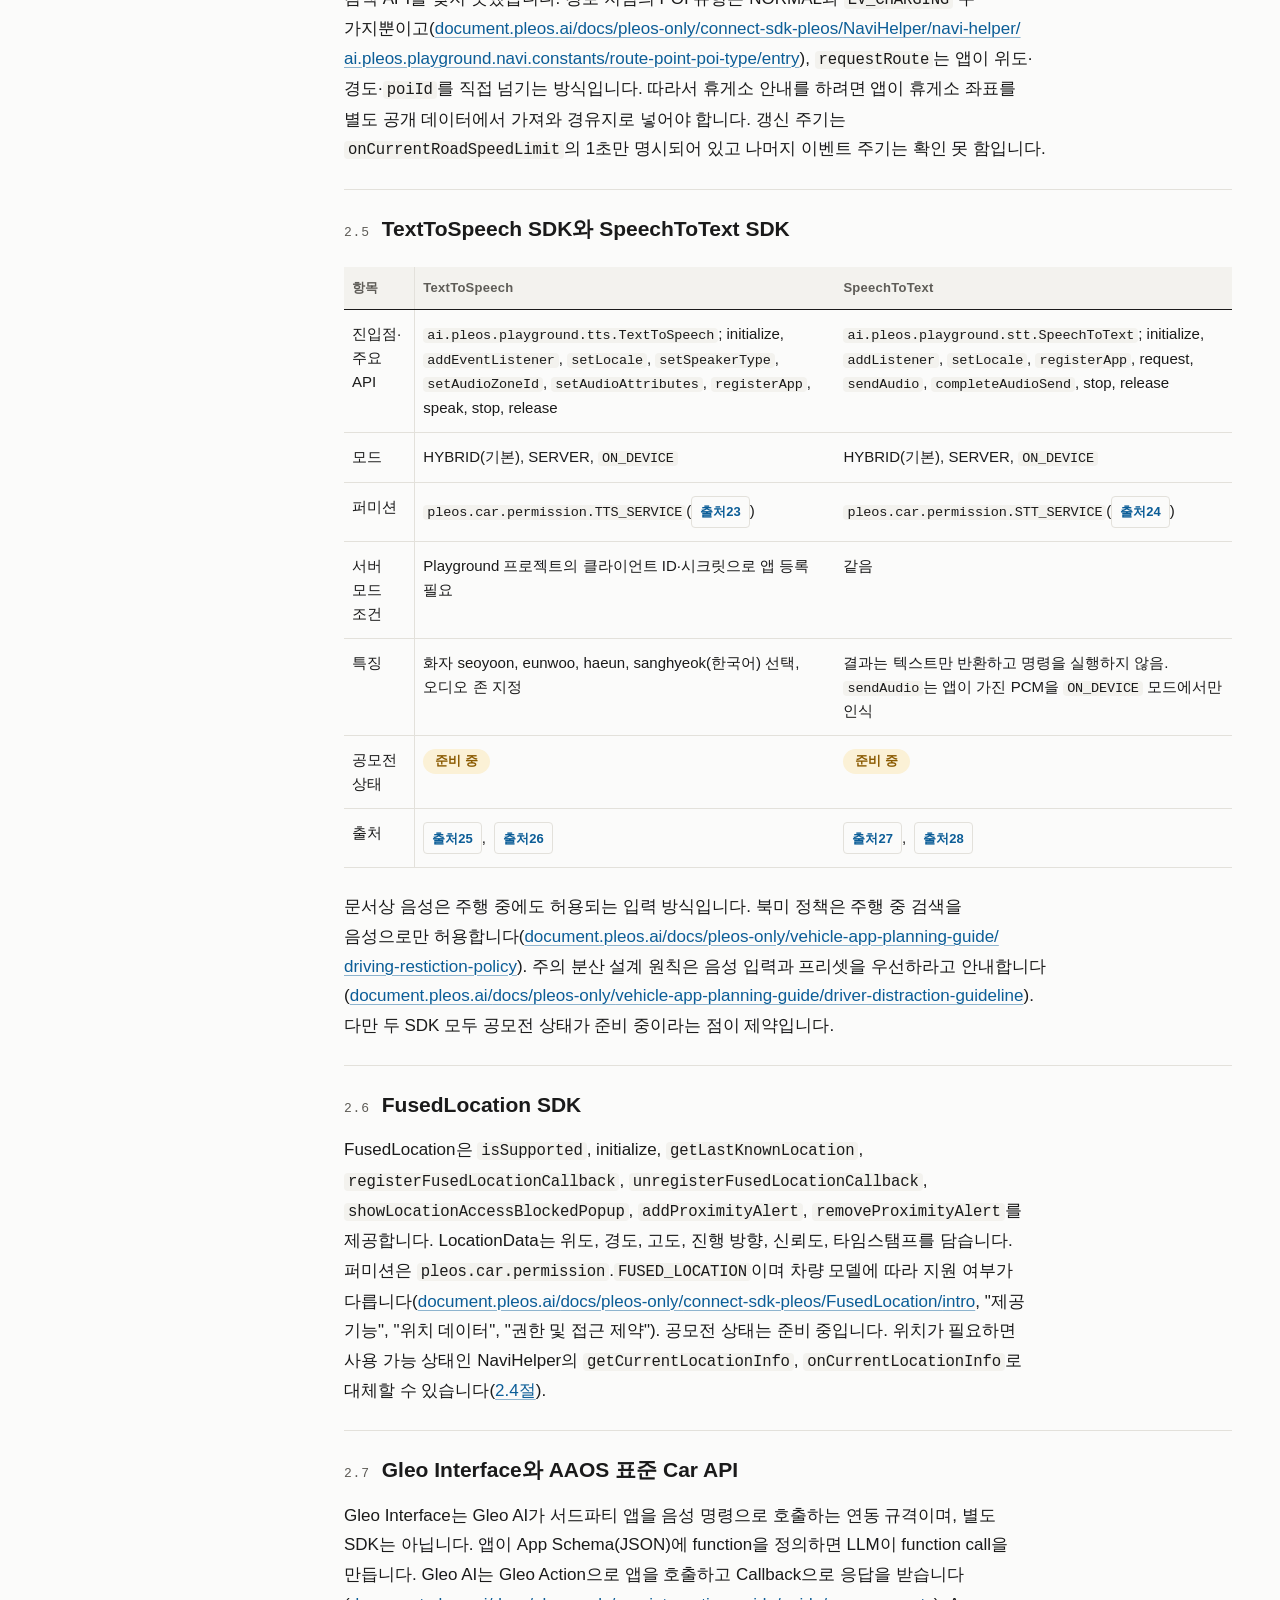
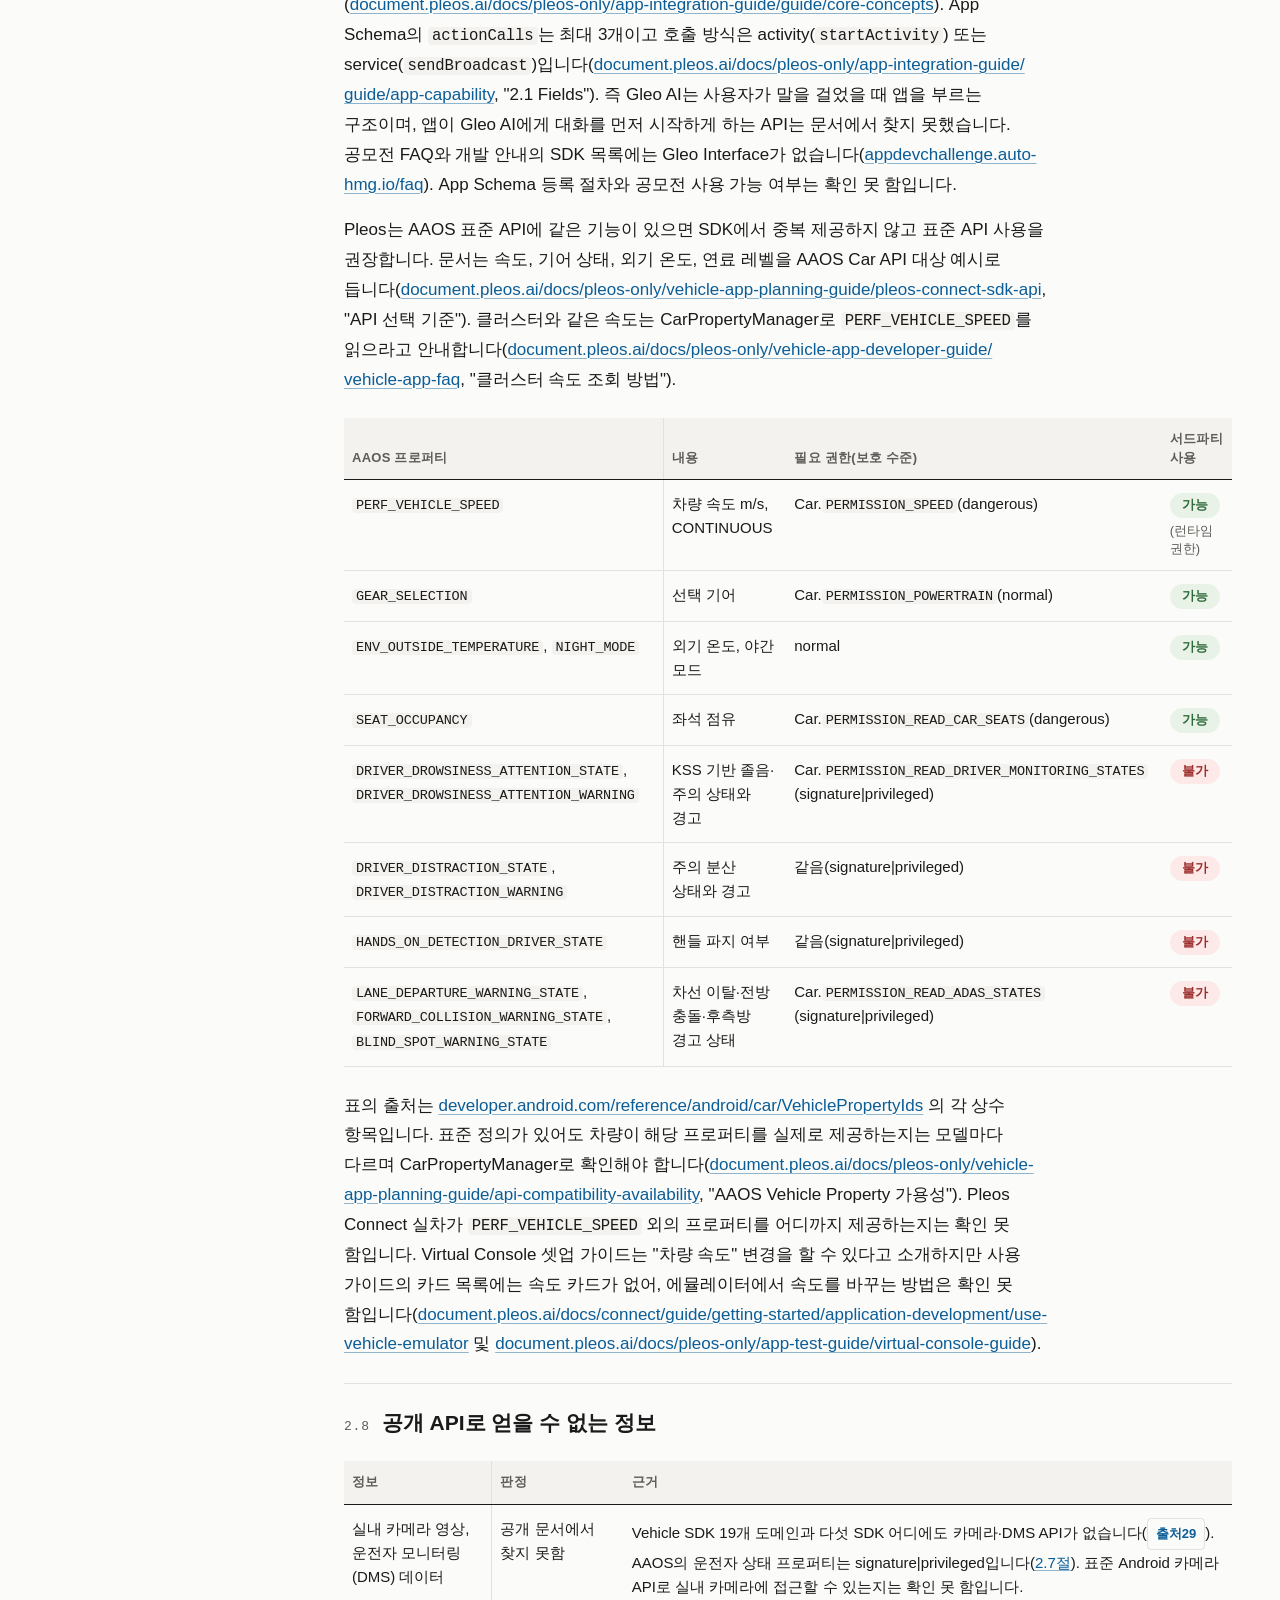
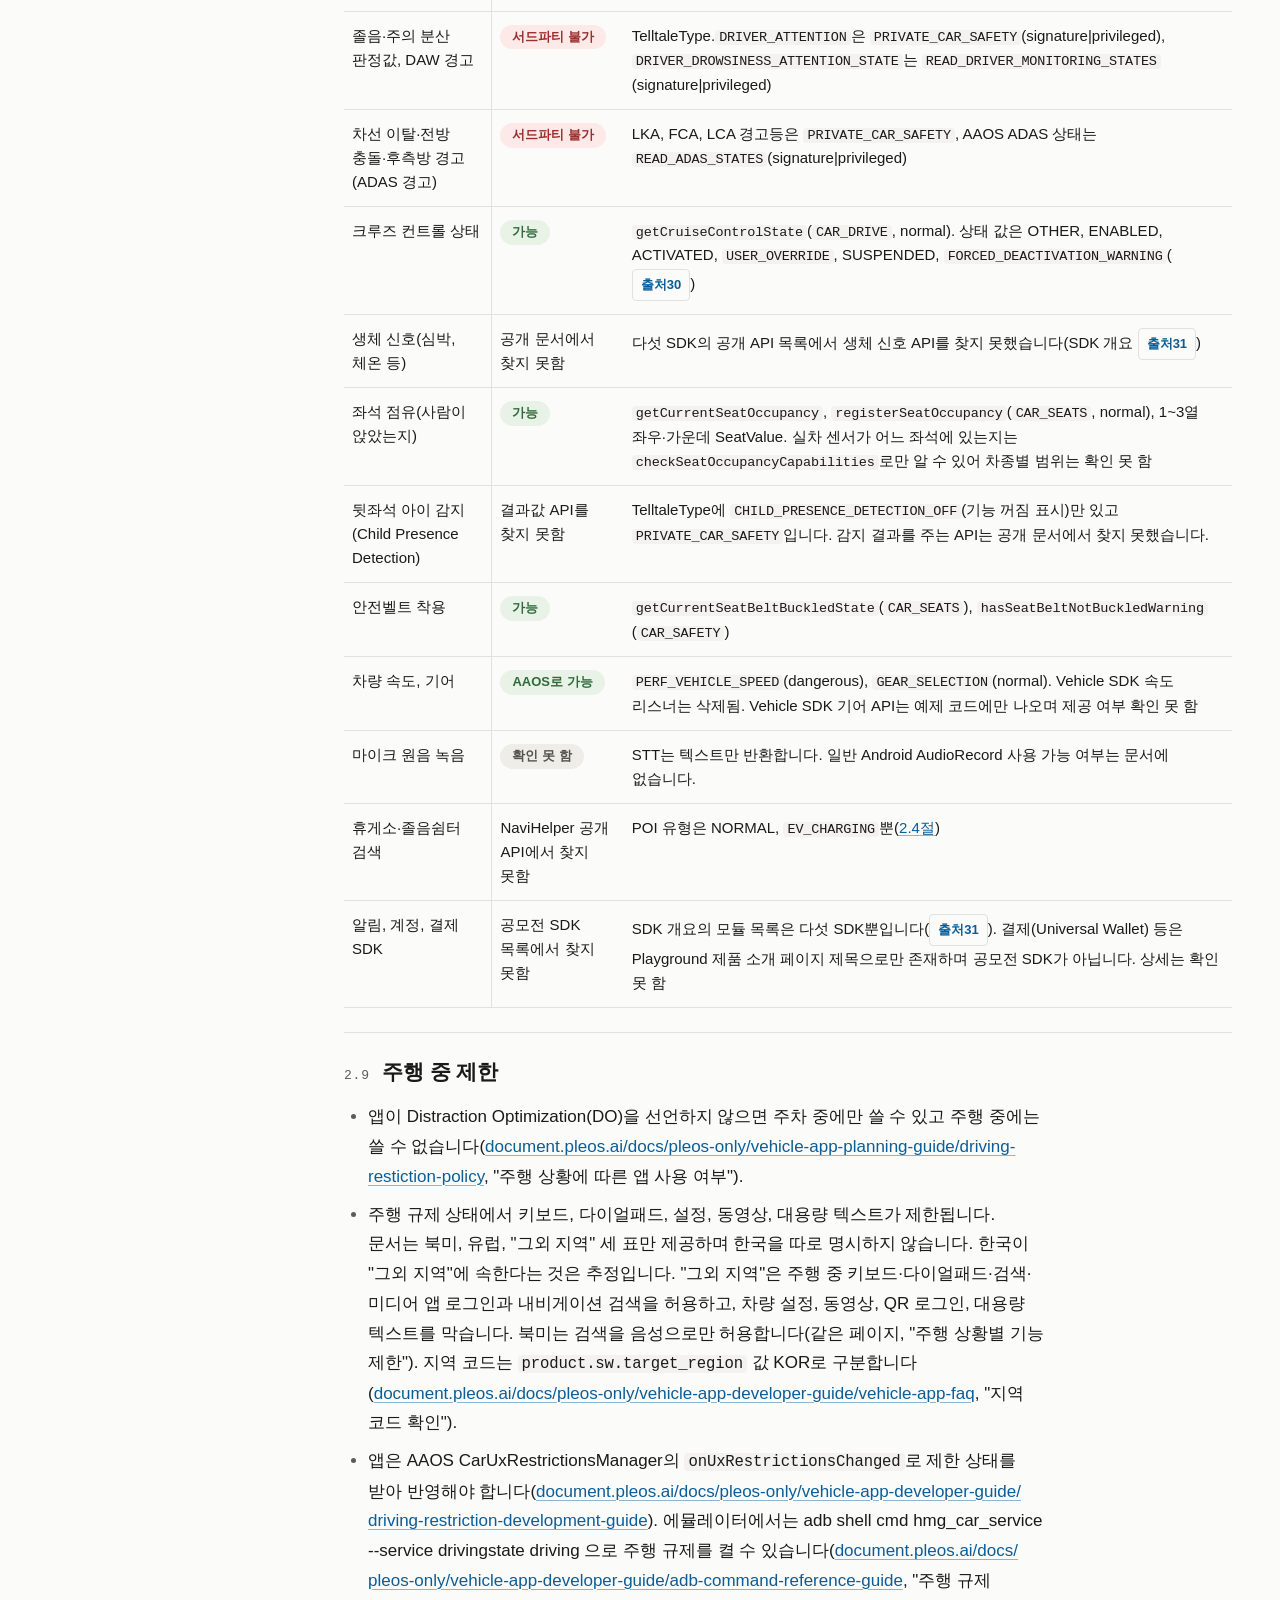
<file: docs/2026-10-23-pleos-sdk/index.html>
<!doctype html>
<html lang="ko">
<head>
<meta charset="utf-8">
<title>Pleos SDK 제공 정보 범위 조사</title>
<meta http-equiv="refresh" content="0; url=../pleos-sdk/">
<link rel="canonical" href="../pleos-sdk/">
<meta name="robots" content="noindex">
<script>location.replace("../pleos-sdk/" + location.hash);</script>
</head>
<body>
<p>이 주소는 바뀌었습니다. <a href="../pleos-sdk/">Pleos SDK 제공 정보 범위 조사</a>로 이동합니다.</p>
</body>
</html>
</file>
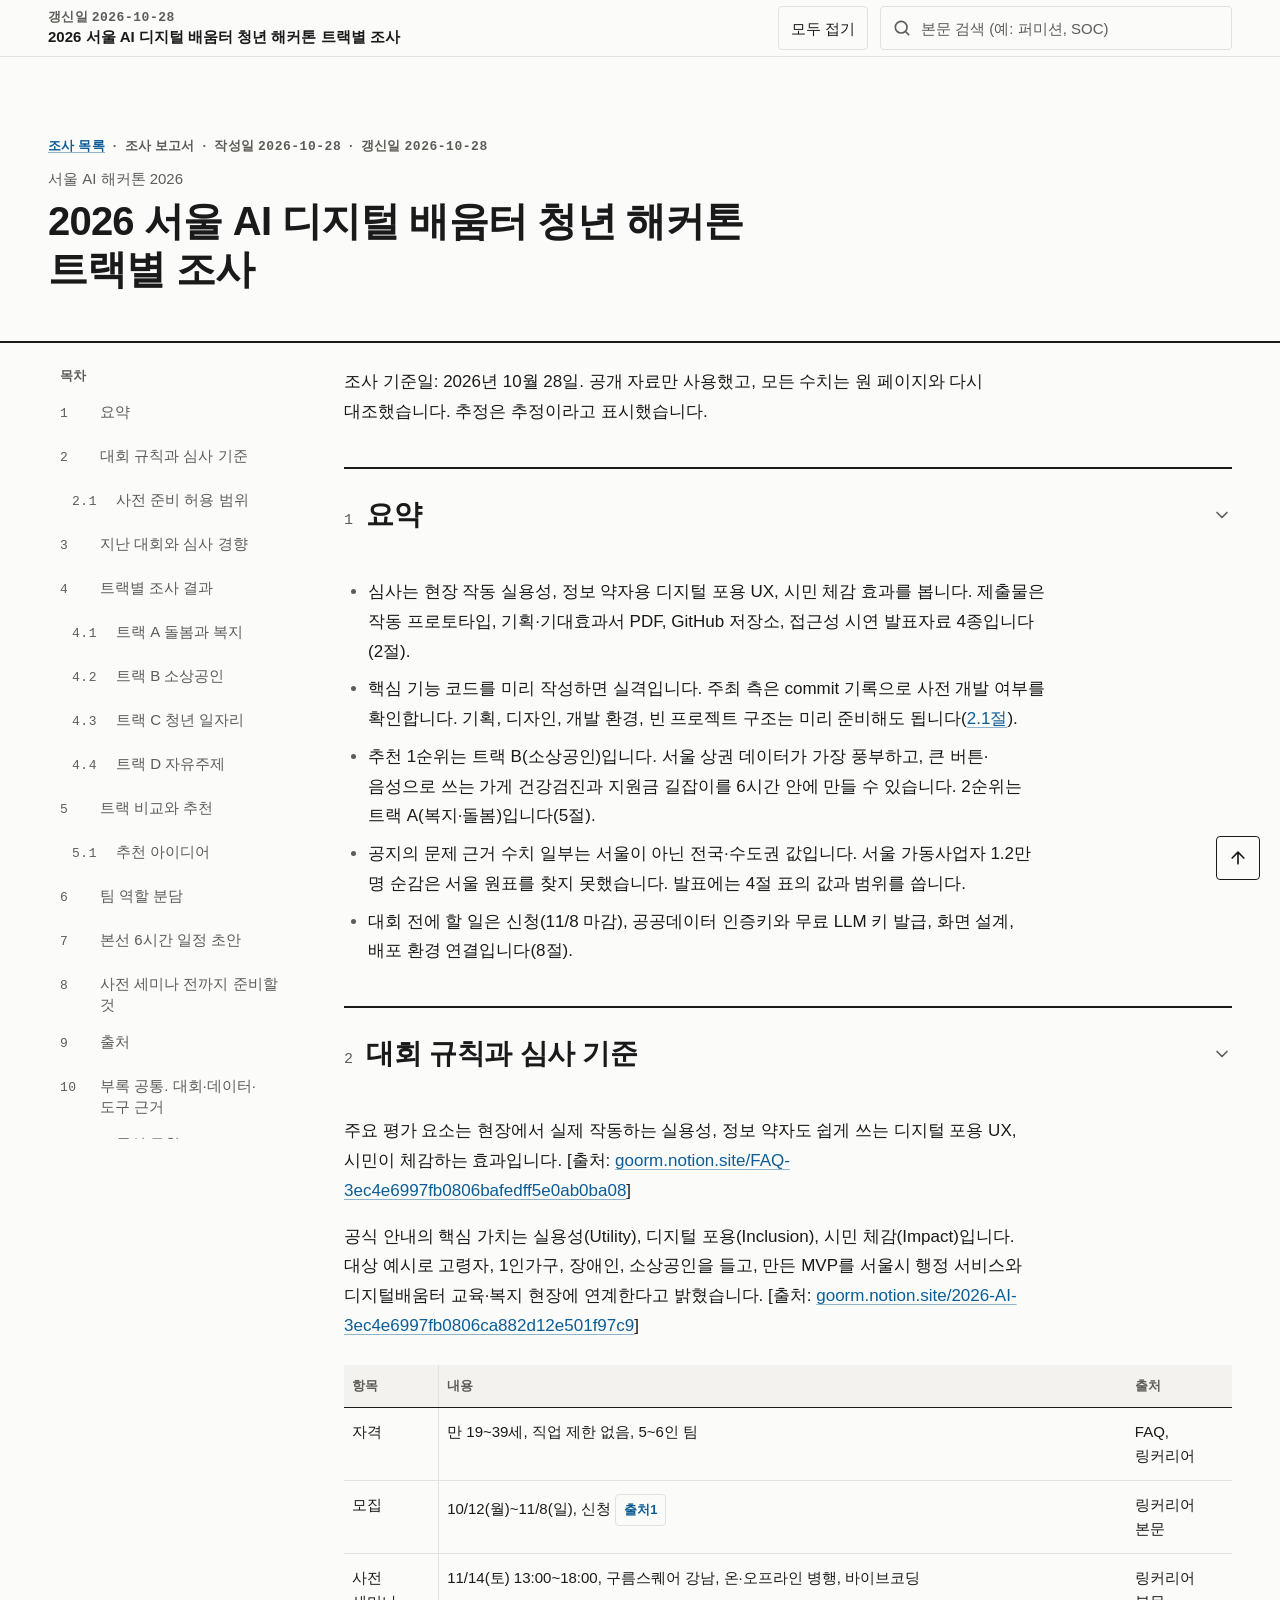
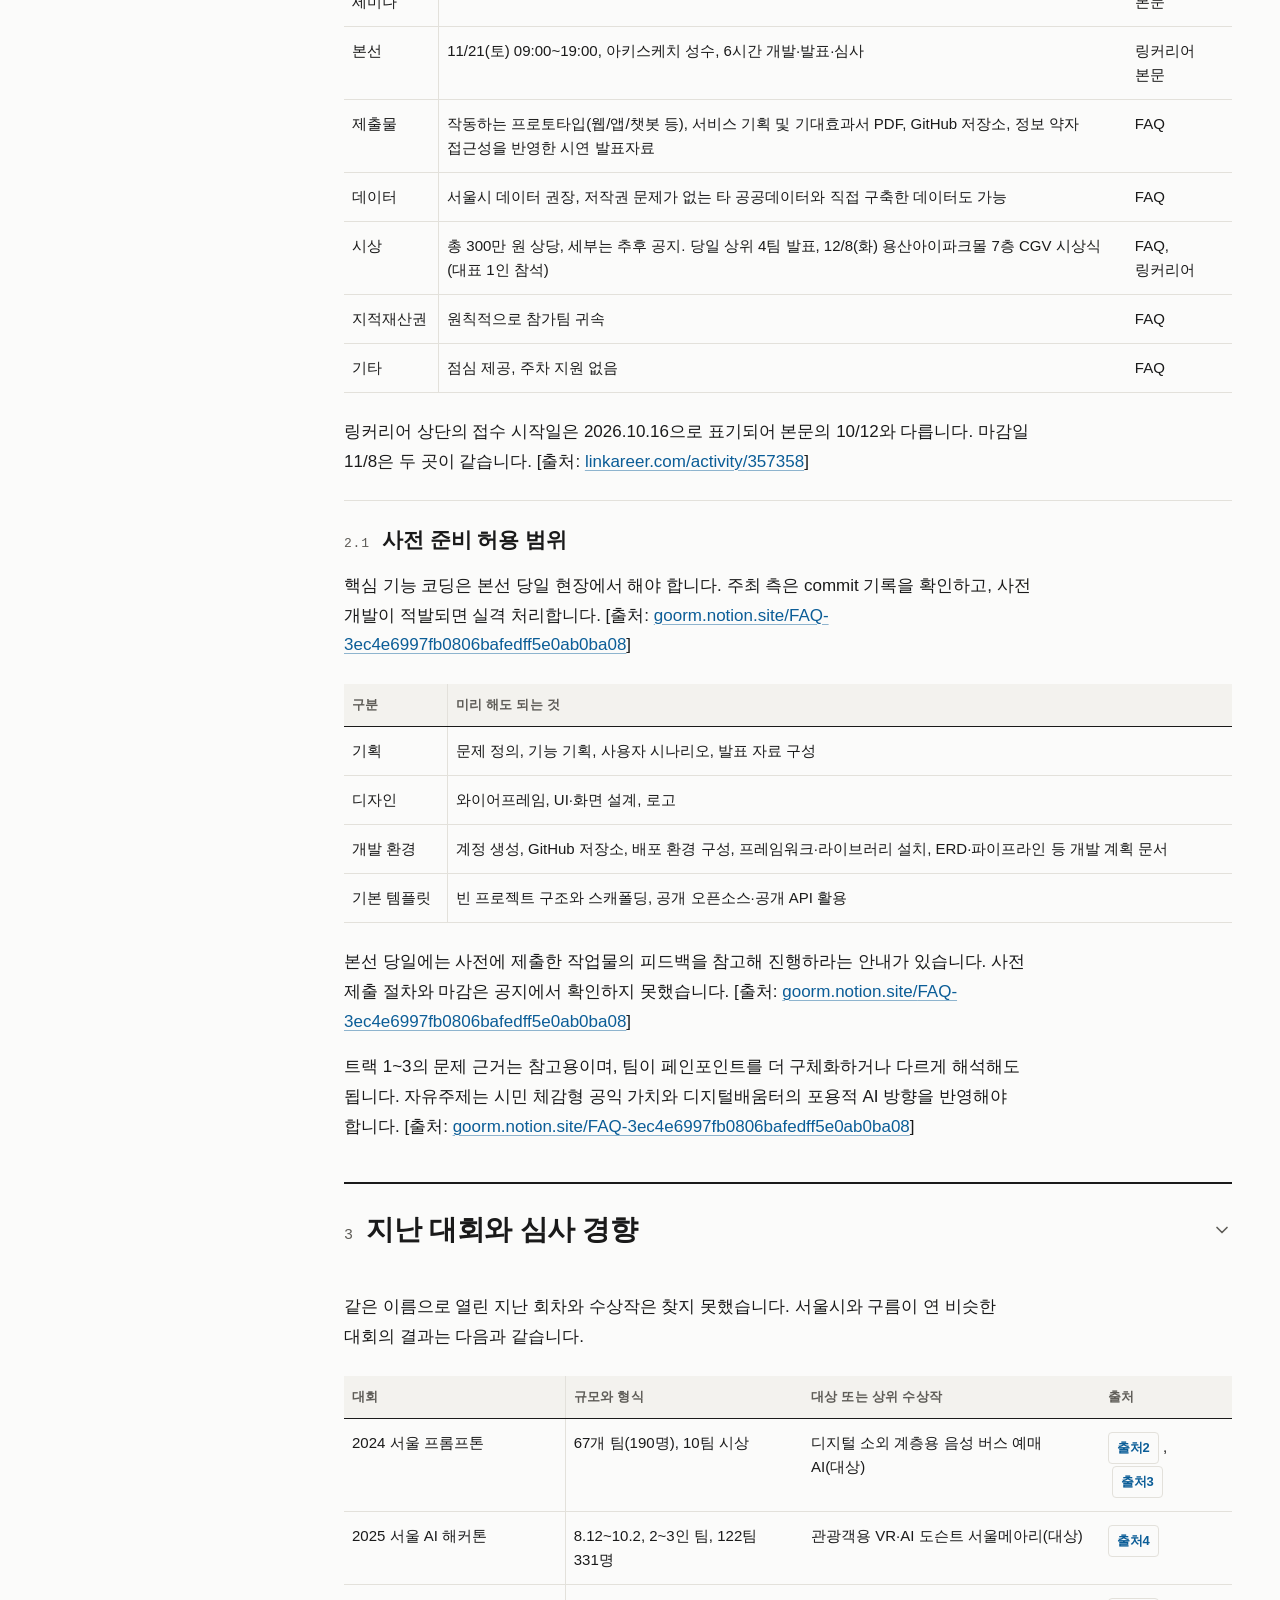
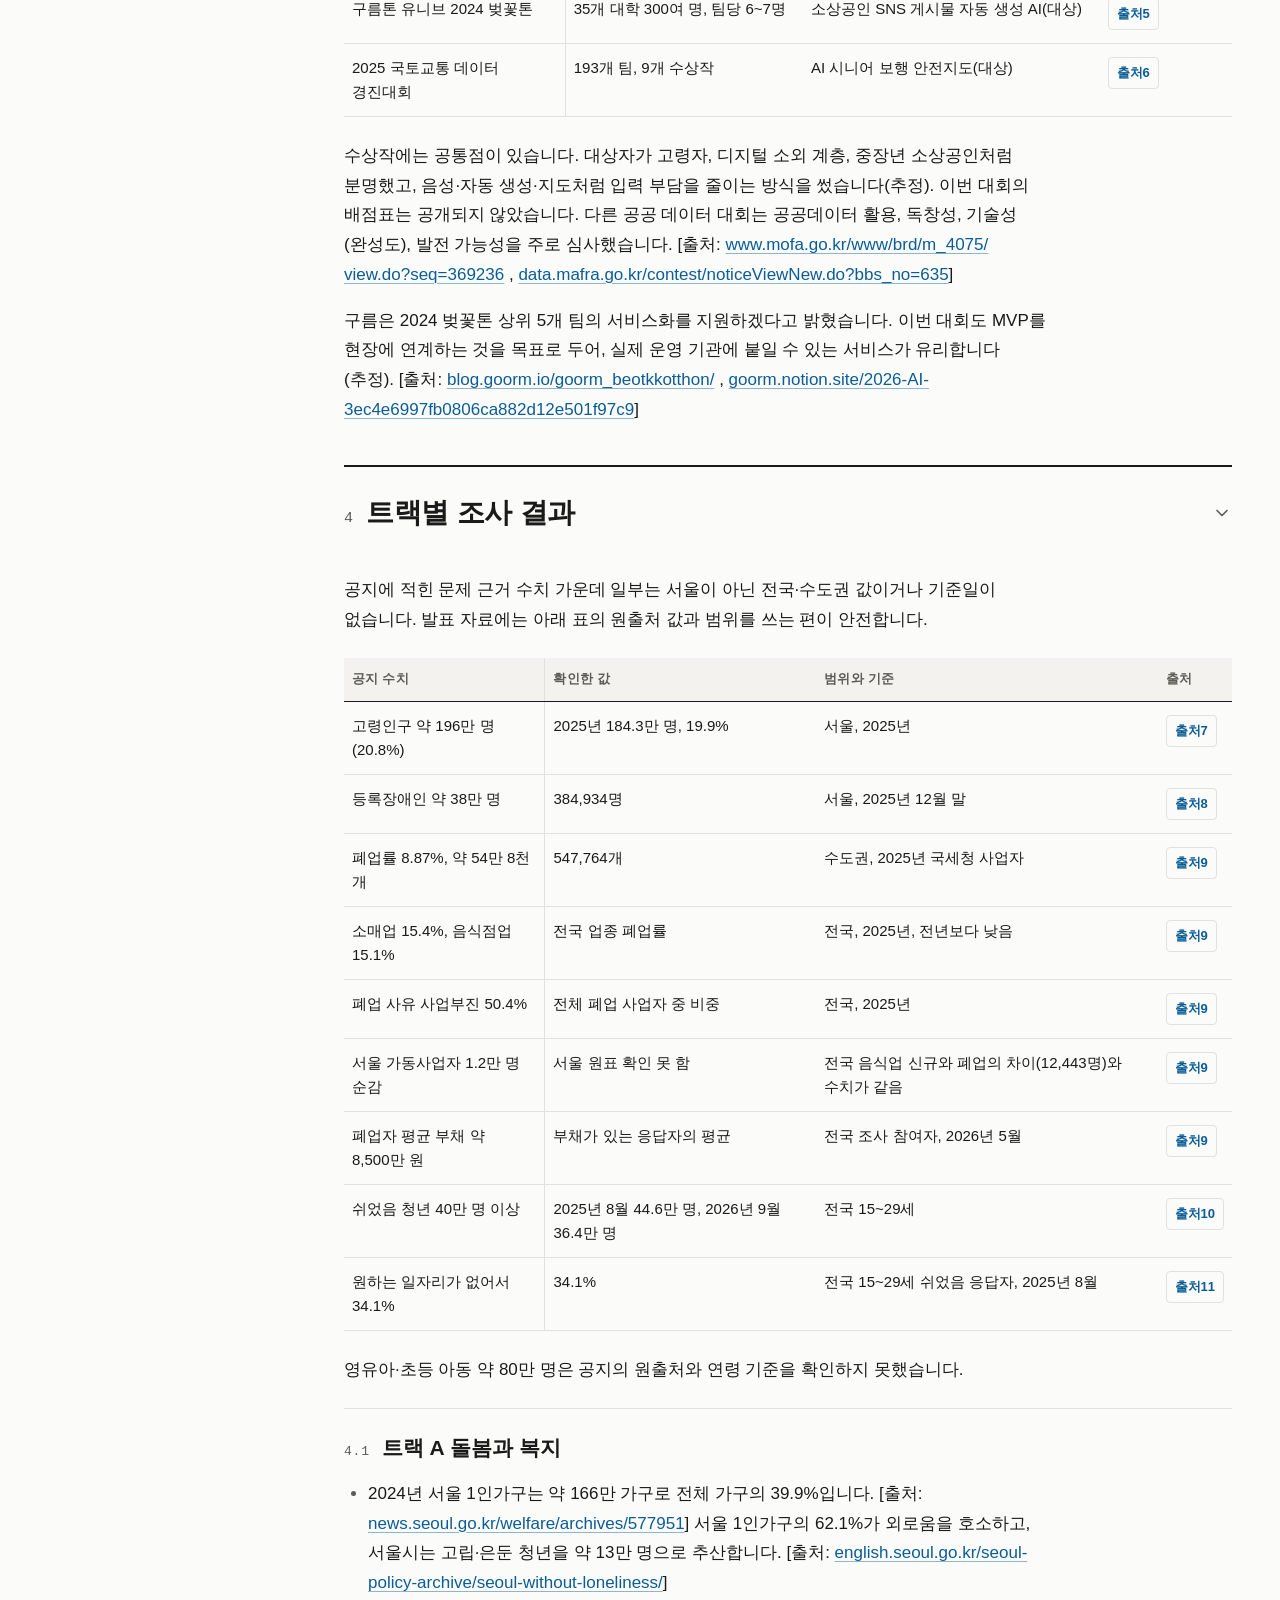
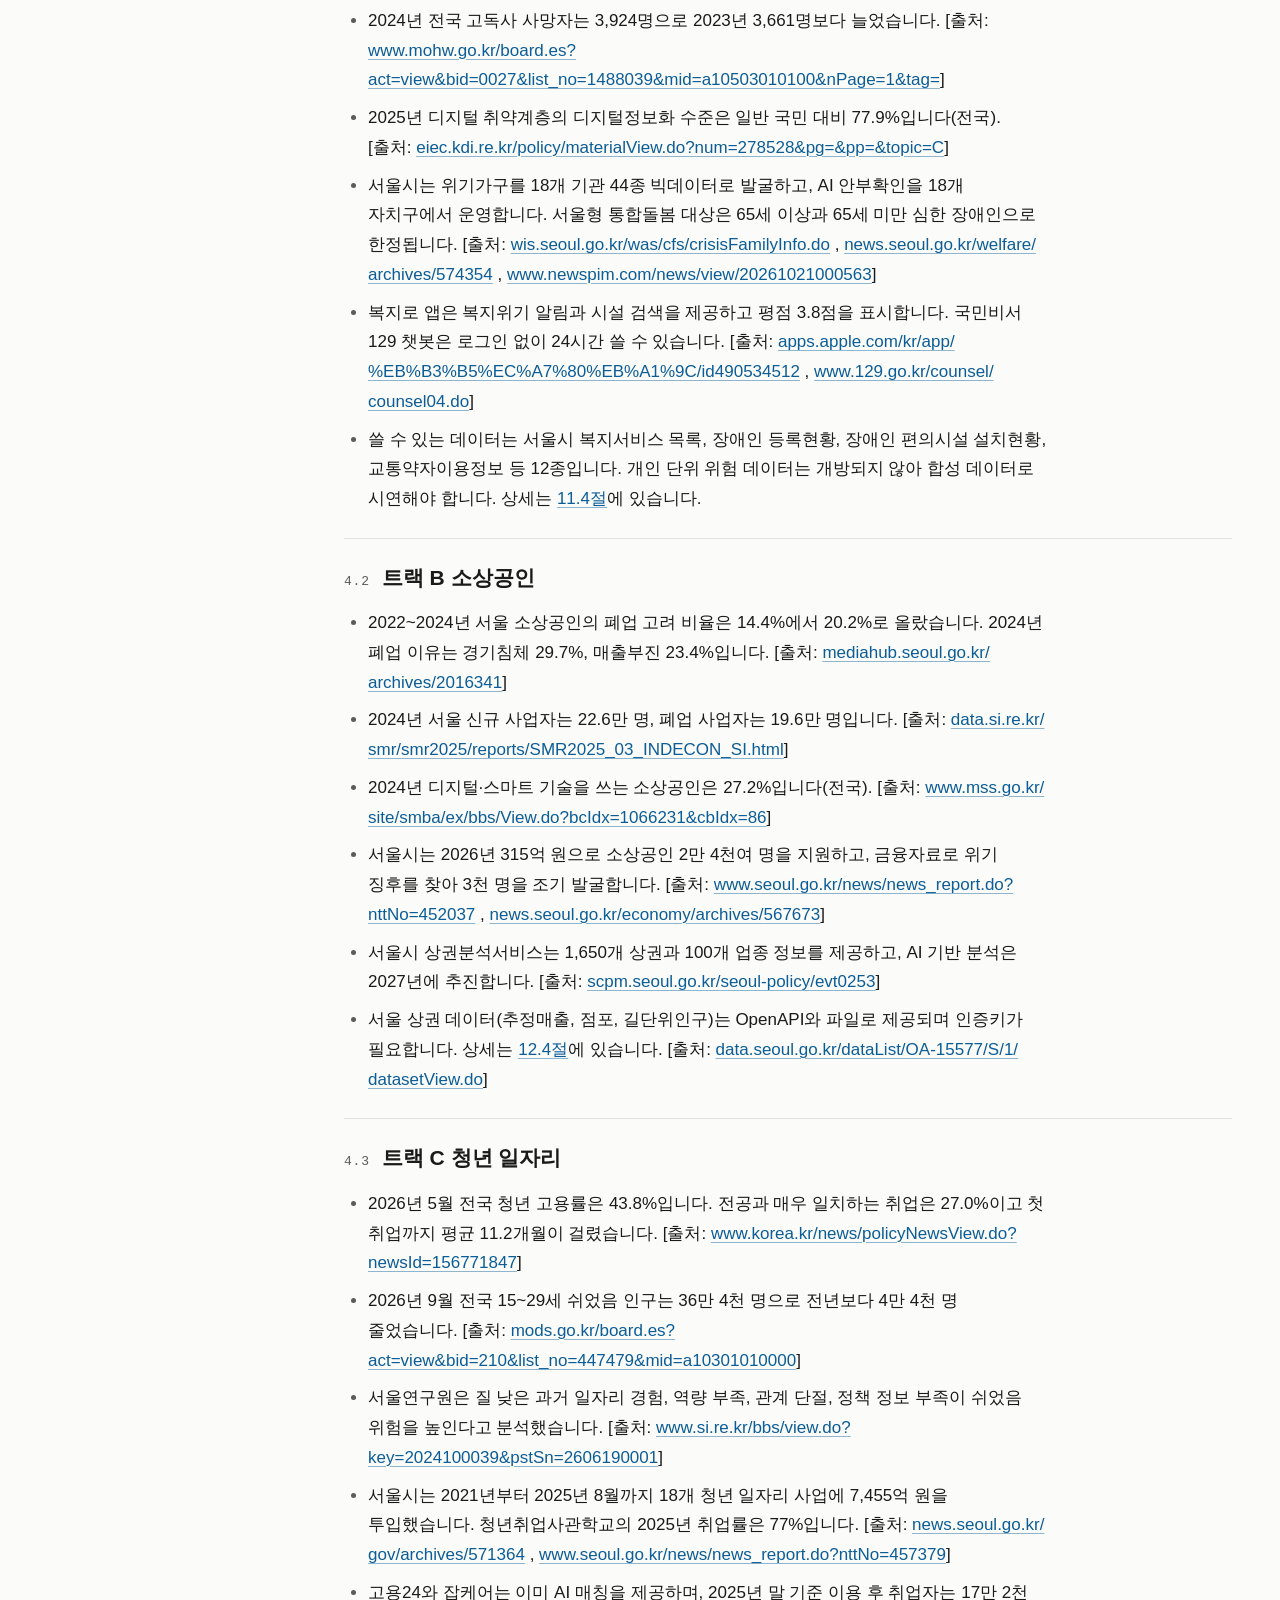
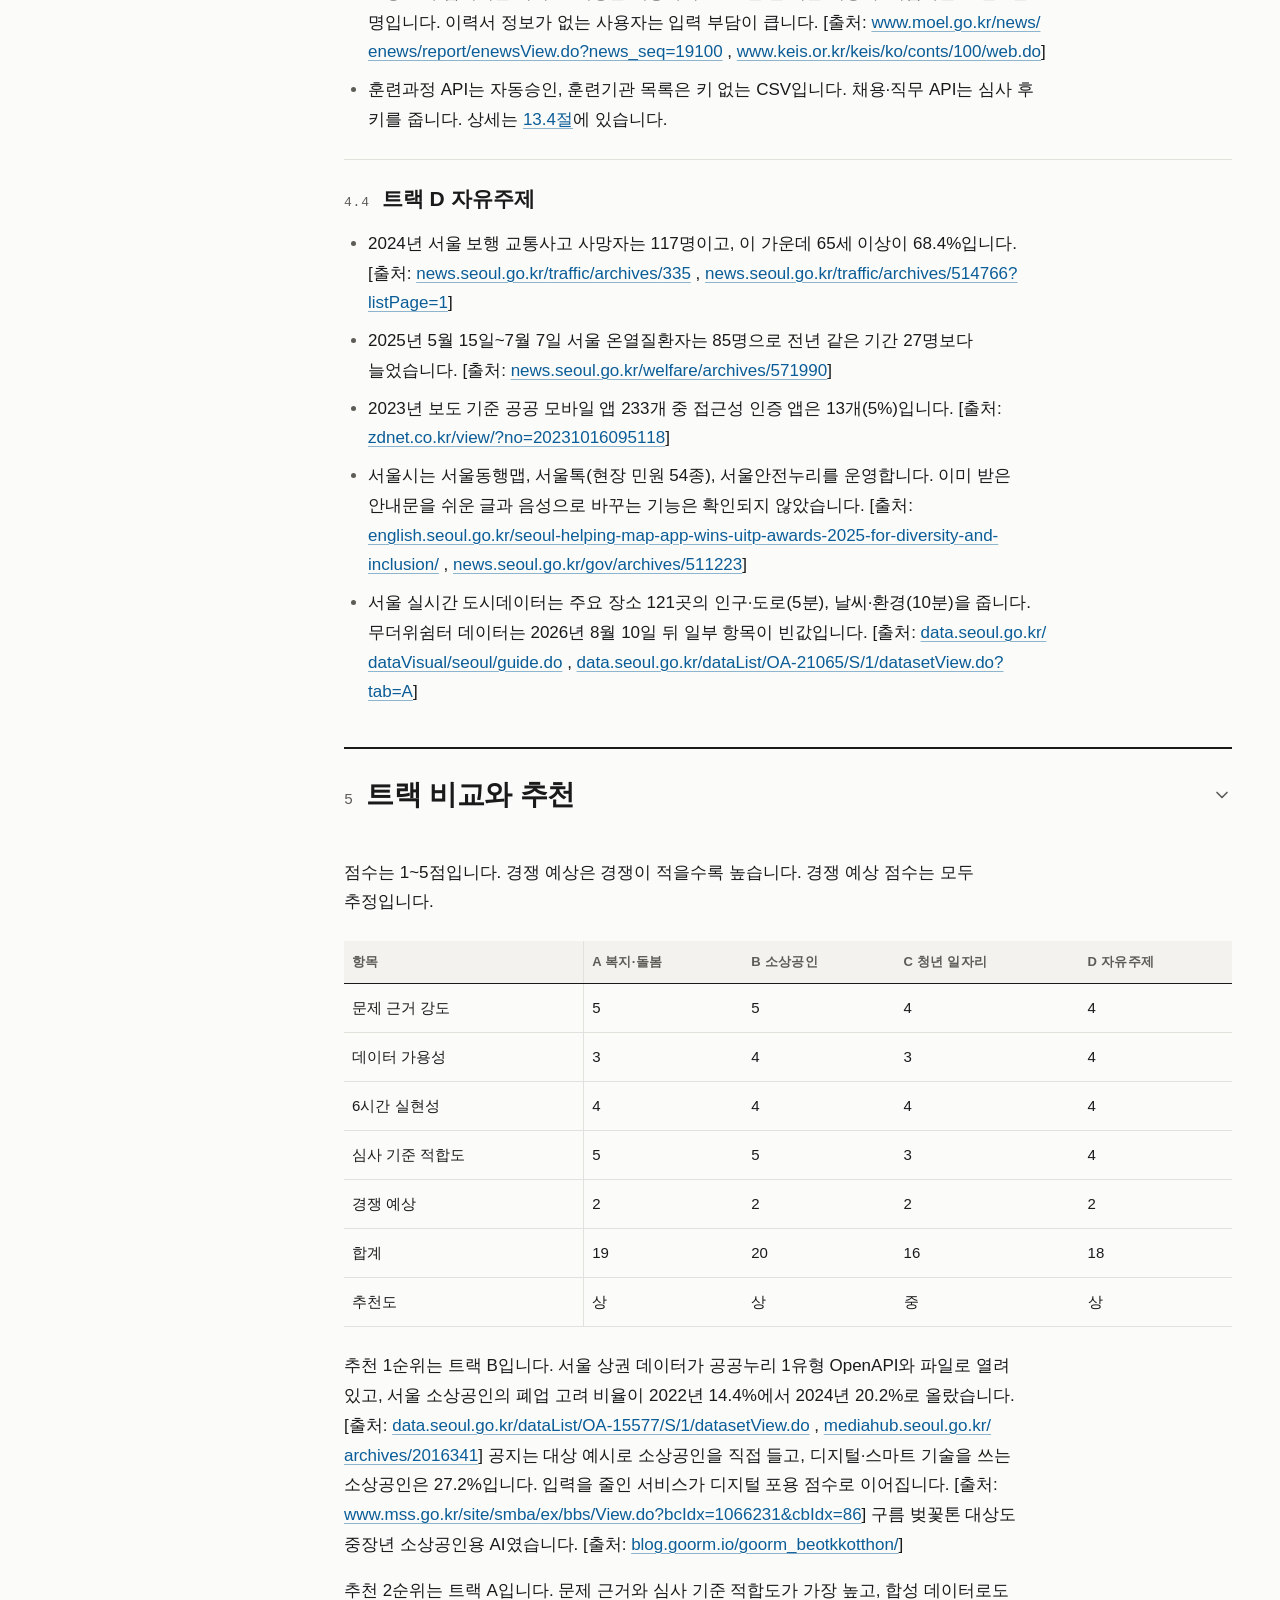
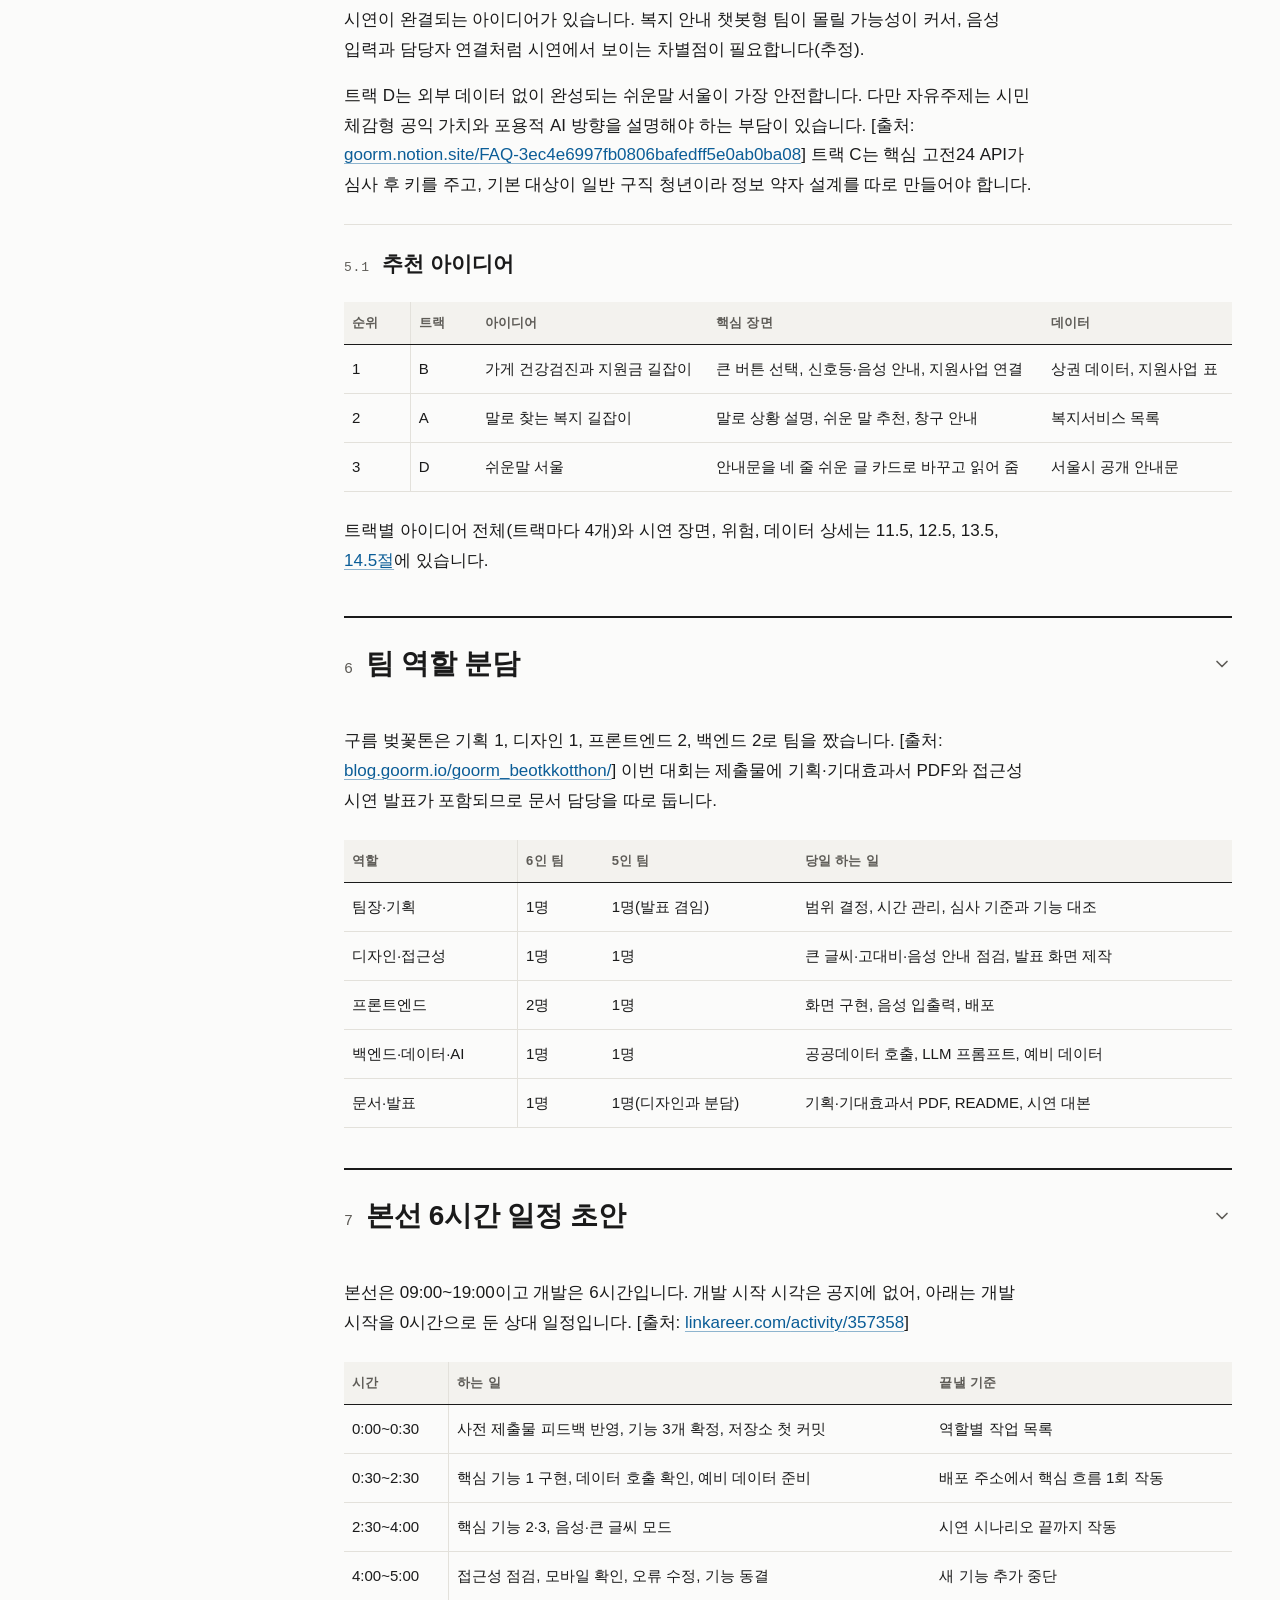
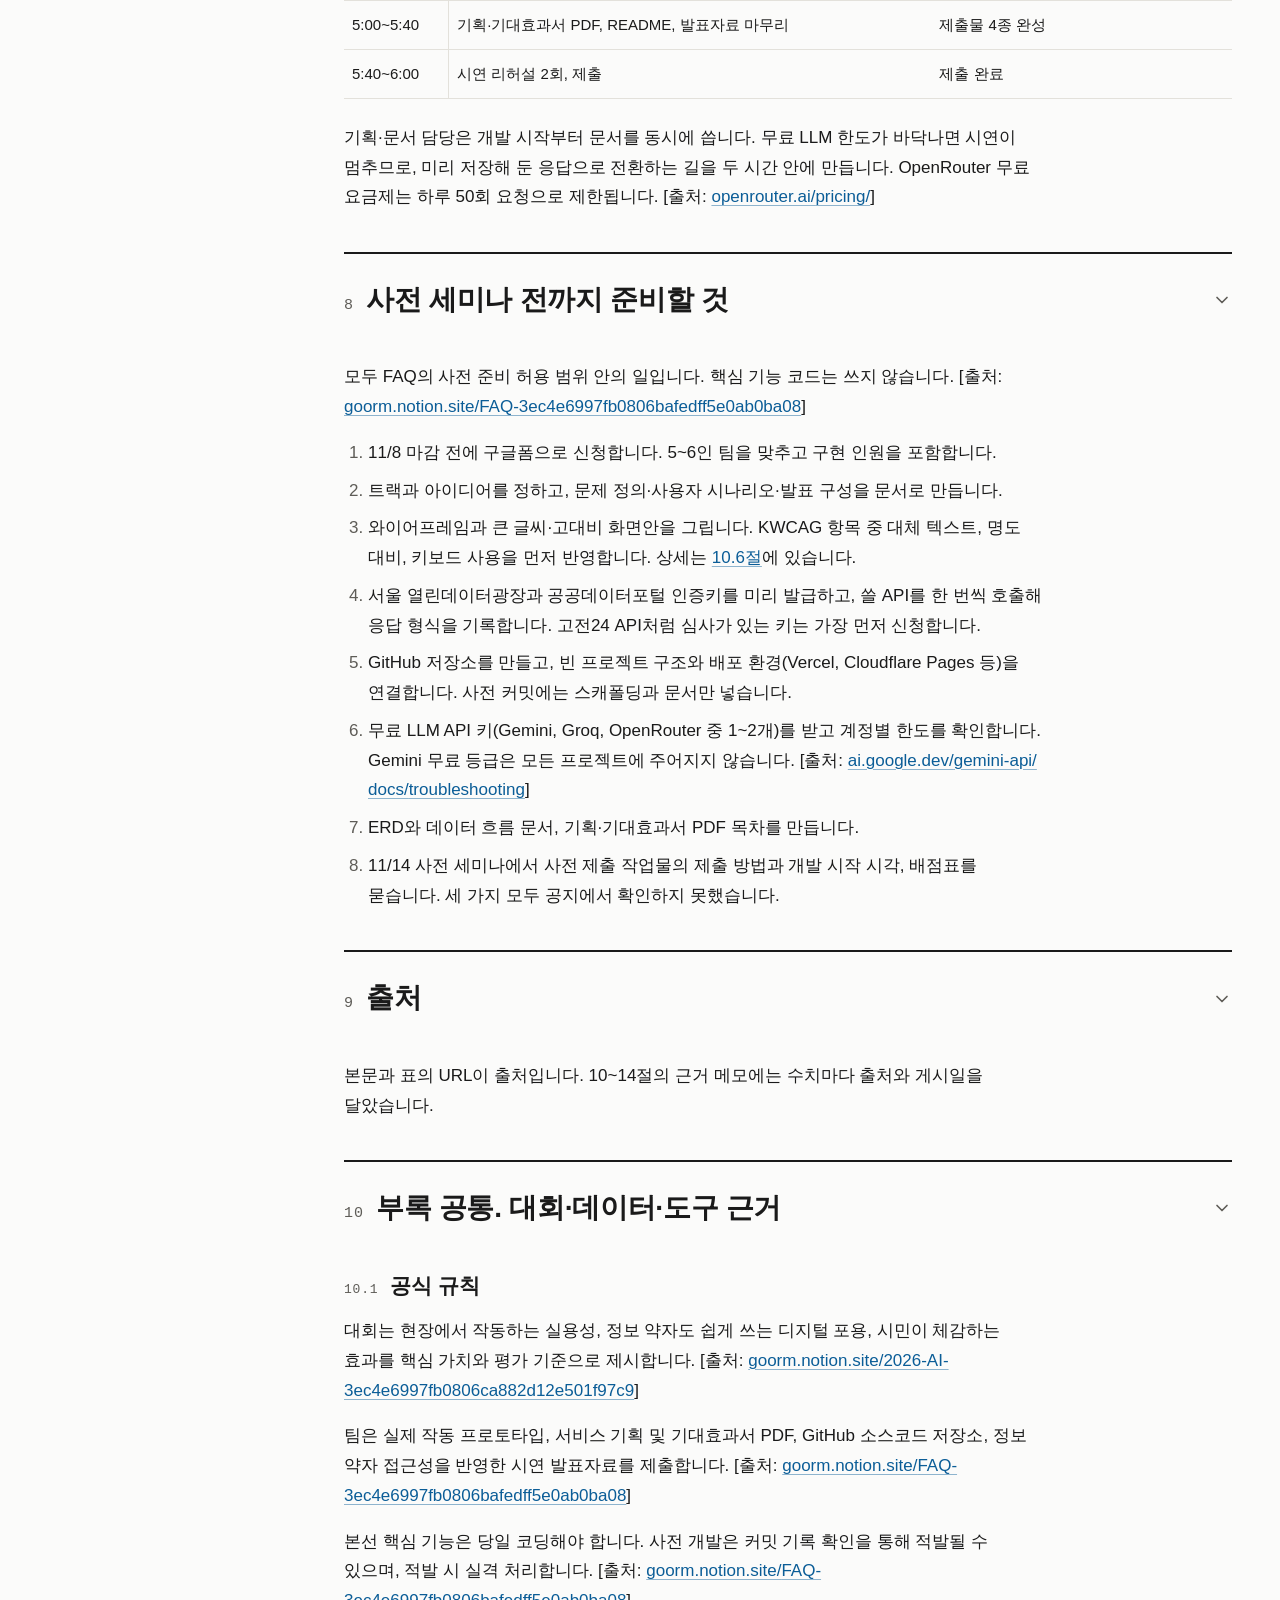
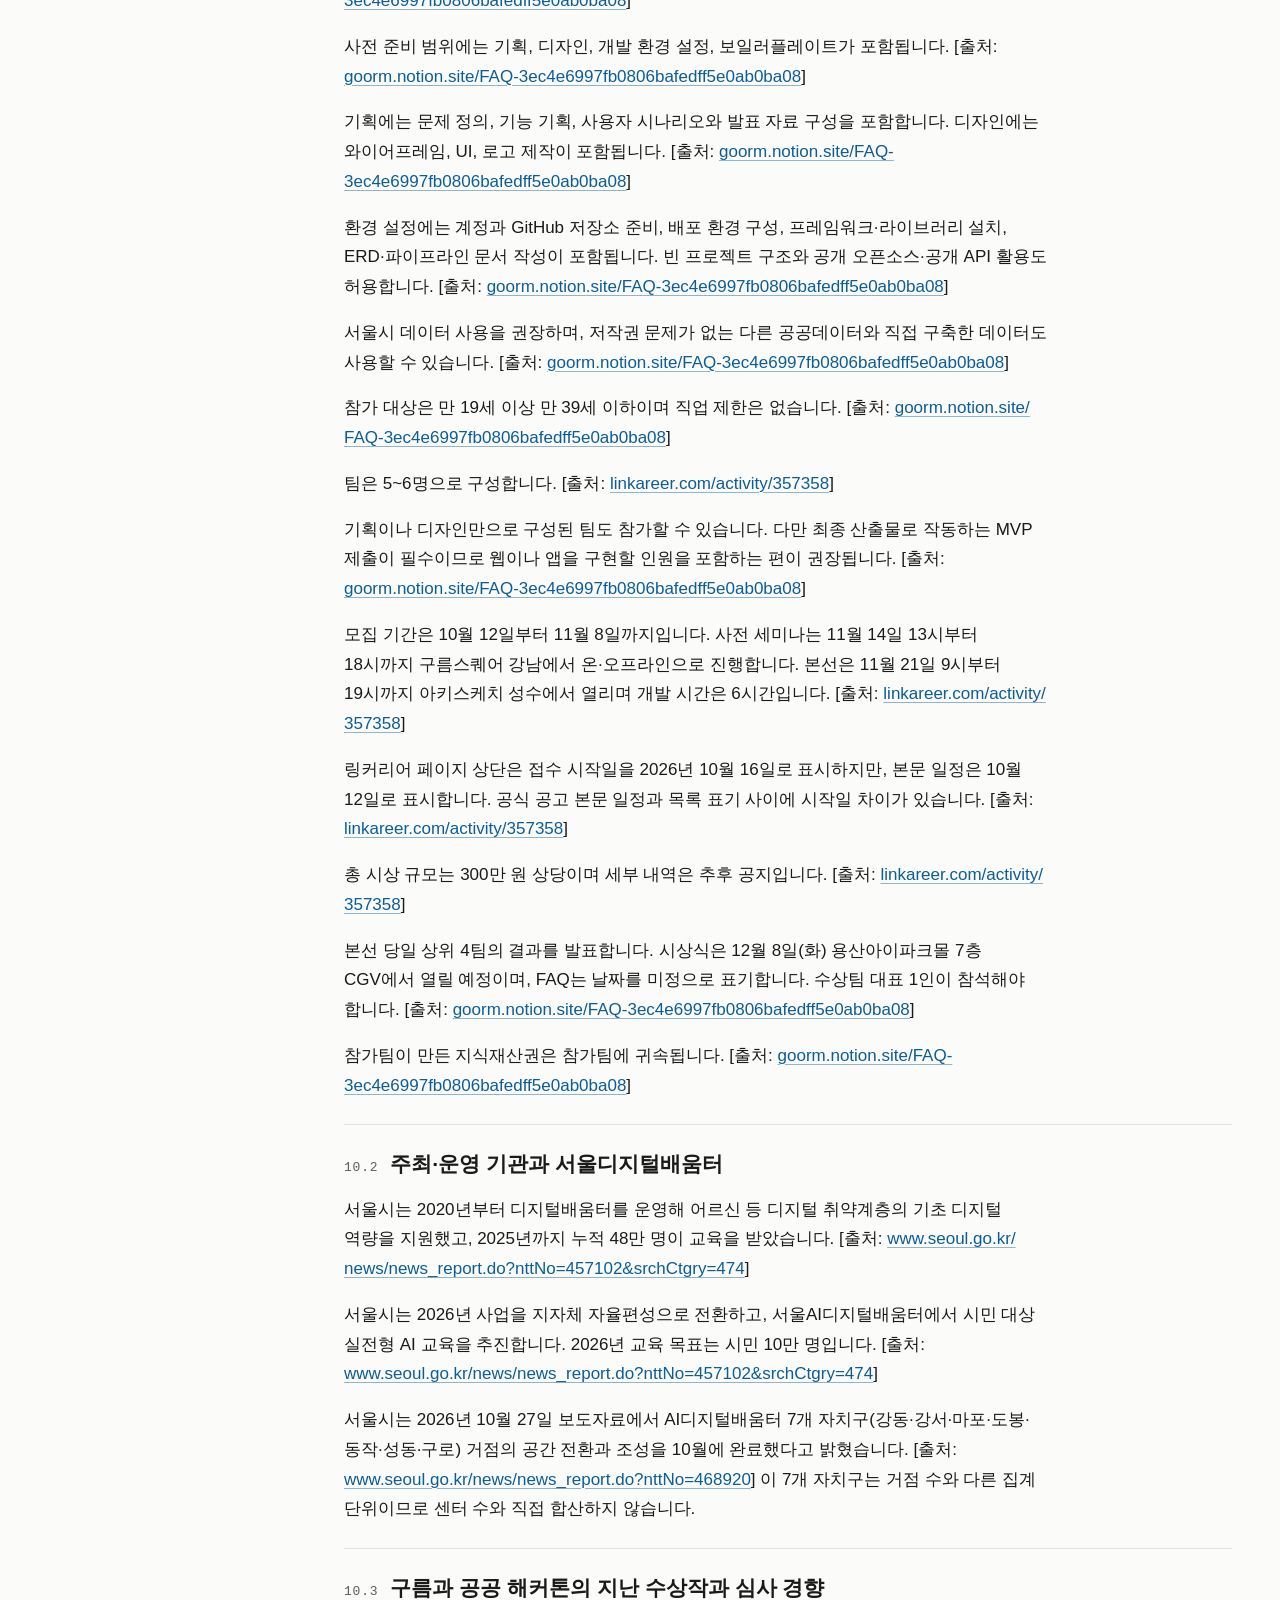
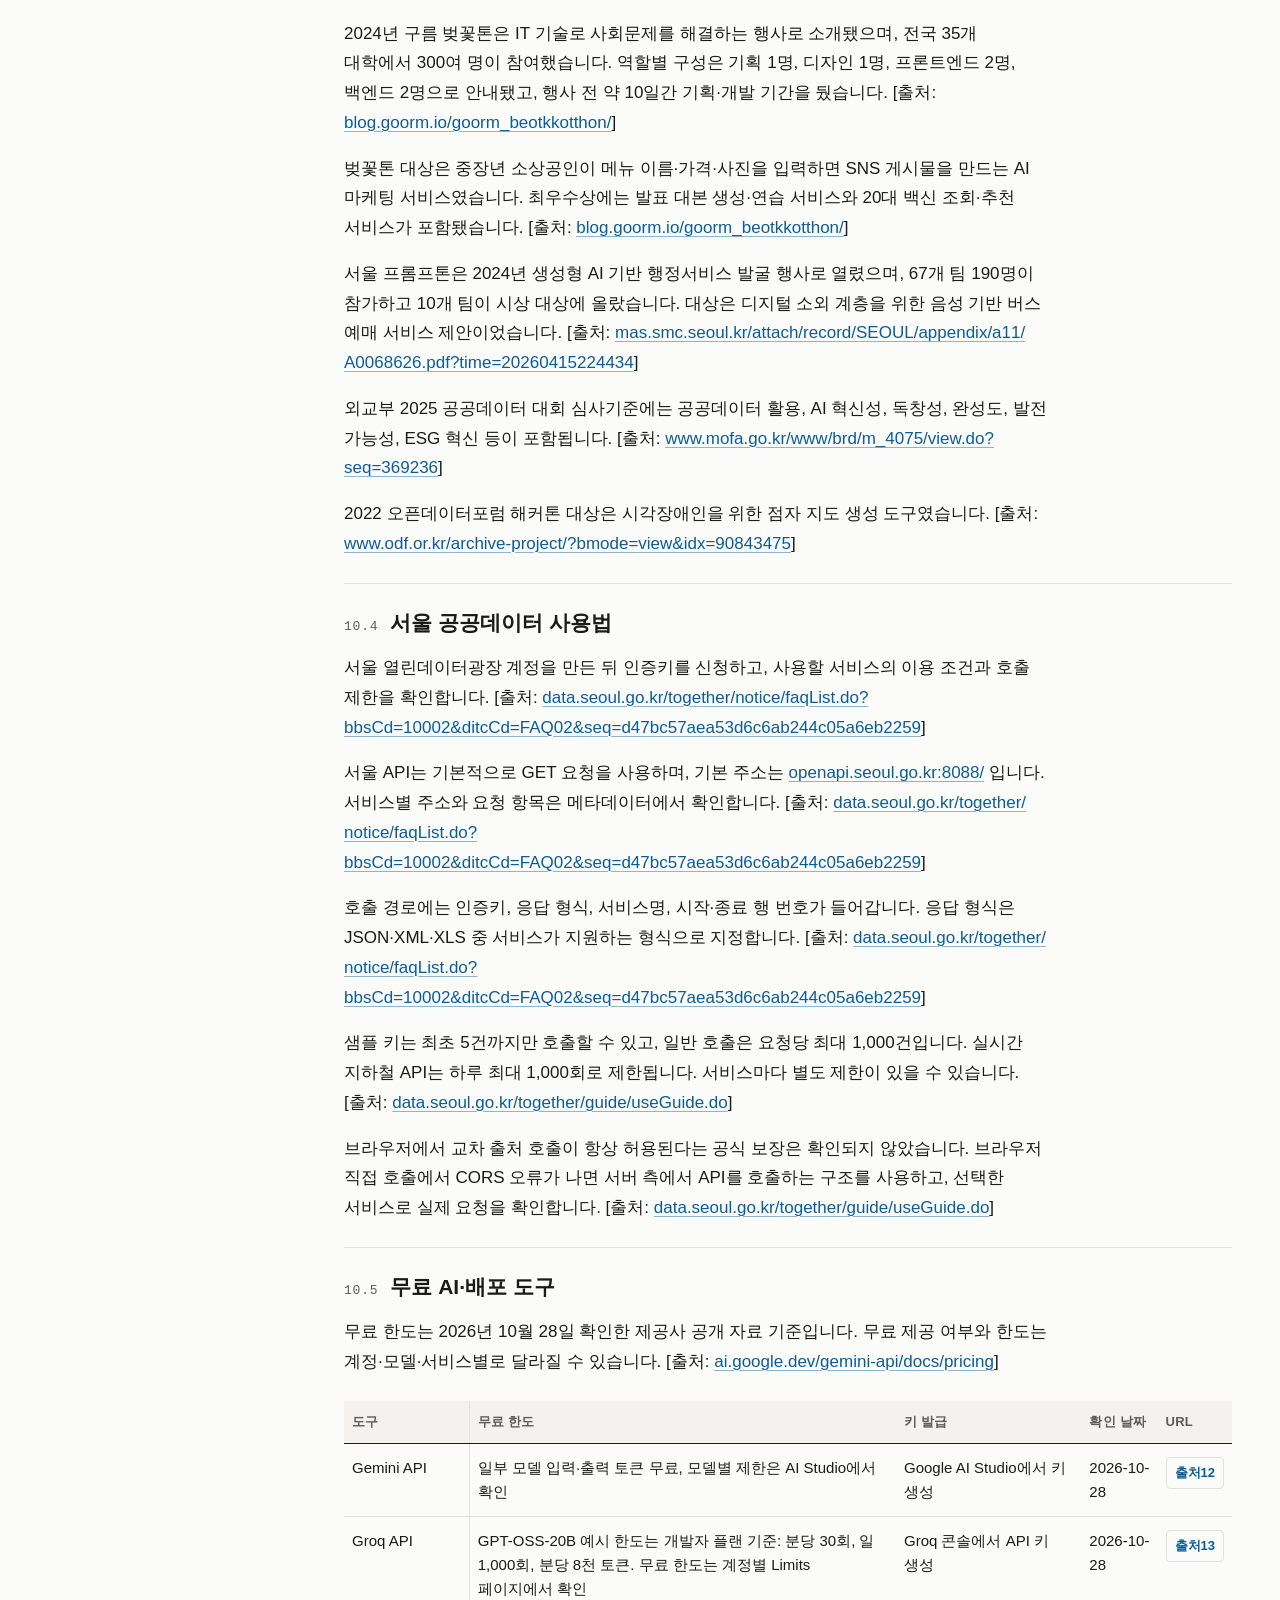
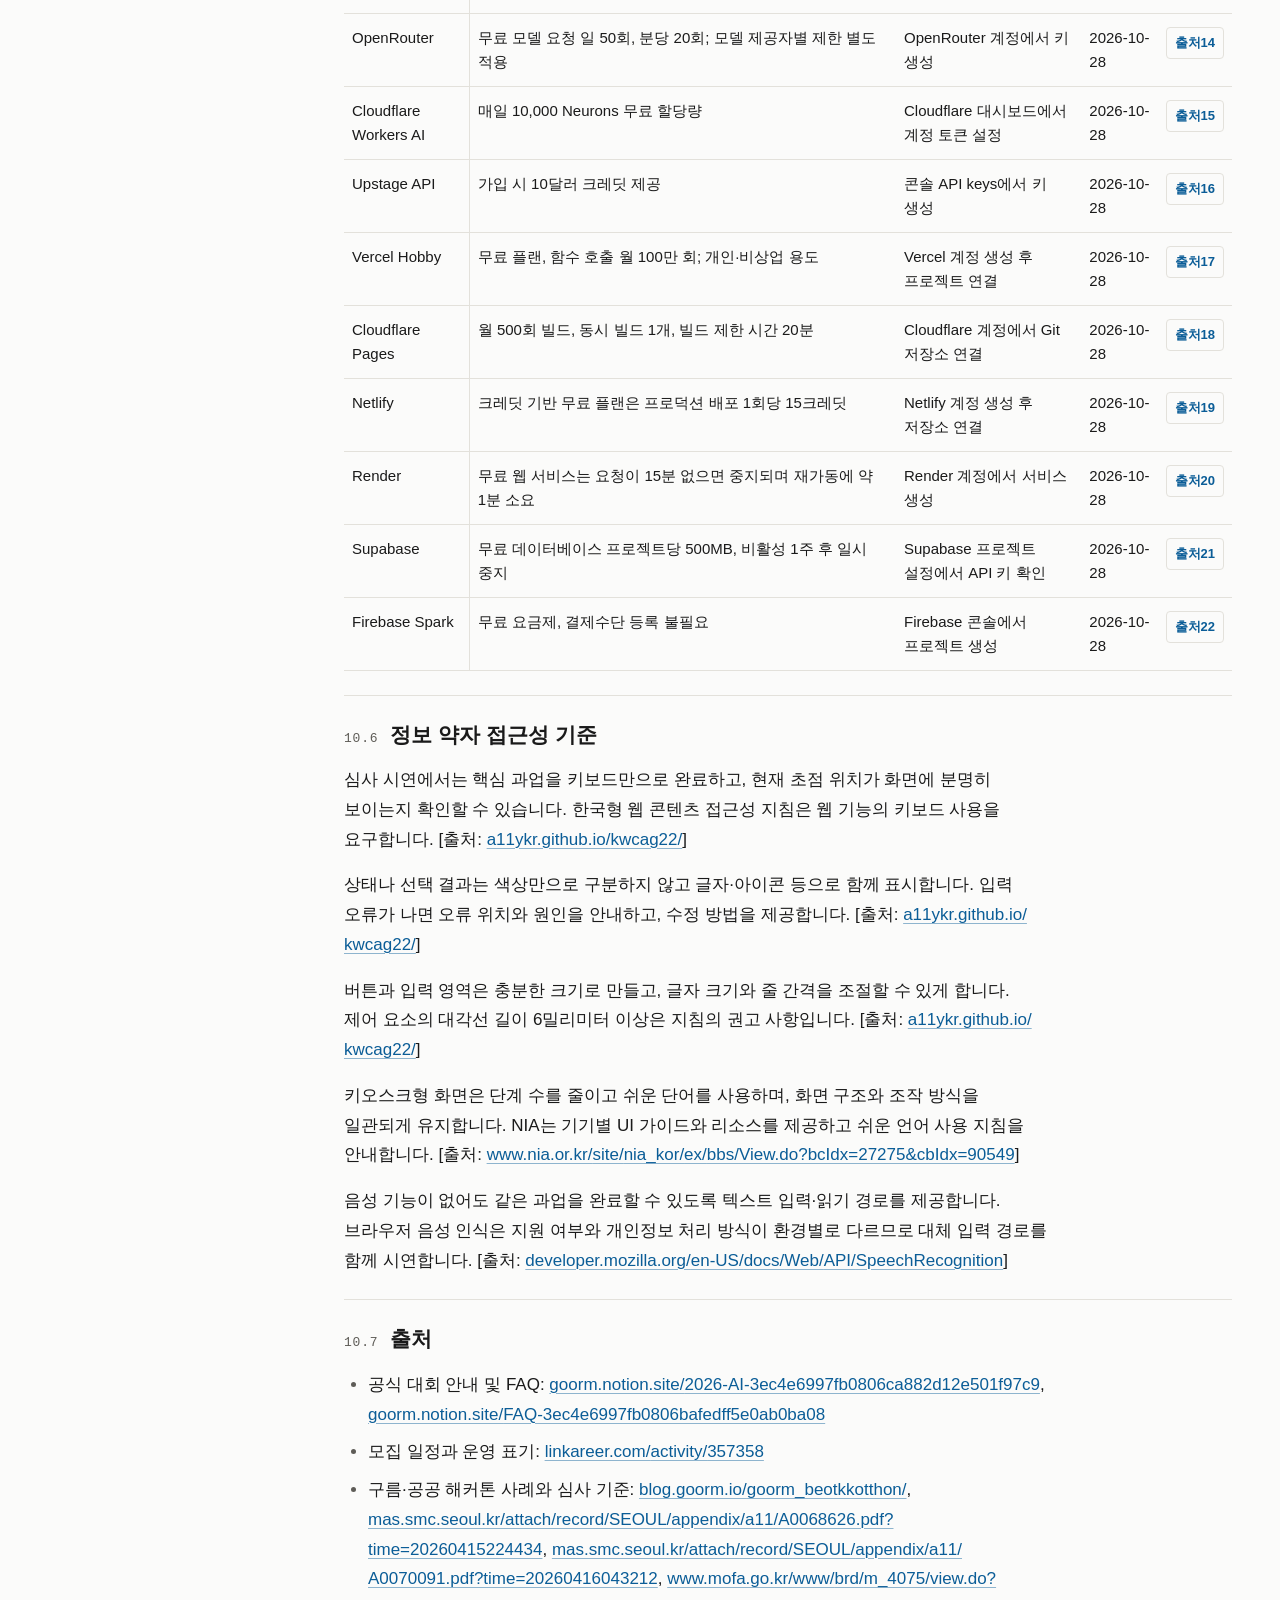
<file: docs/2026-10-28-seoul-ai-hackathon/index.html>
<!doctype html>
<html lang="ko">
<head>
<meta charset="utf-8">
<title>2026 서울 AI 디지털 배움터 청년 해커톤 트랙별 조사</title>
<meta http-equiv="refresh" content="0; url=../seoul-ai-hackathon-2026/">
<link rel="canonical" href="../seoul-ai-hackathon-2026/">
<meta name="robots" content="noindex">
<script>location.replace("../seoul-ai-hackathon-2026/" + location.hash);</script>
</head>
<body>
<p>이 주소는 바뀌었습니다. <a href="../seoul-ai-hackathon-2026/">2026 서울 AI 디지털 배움터 청년 해커톤 트랙별 조사</a>로 이동합니다.</p>
</body>
</html>
</file>
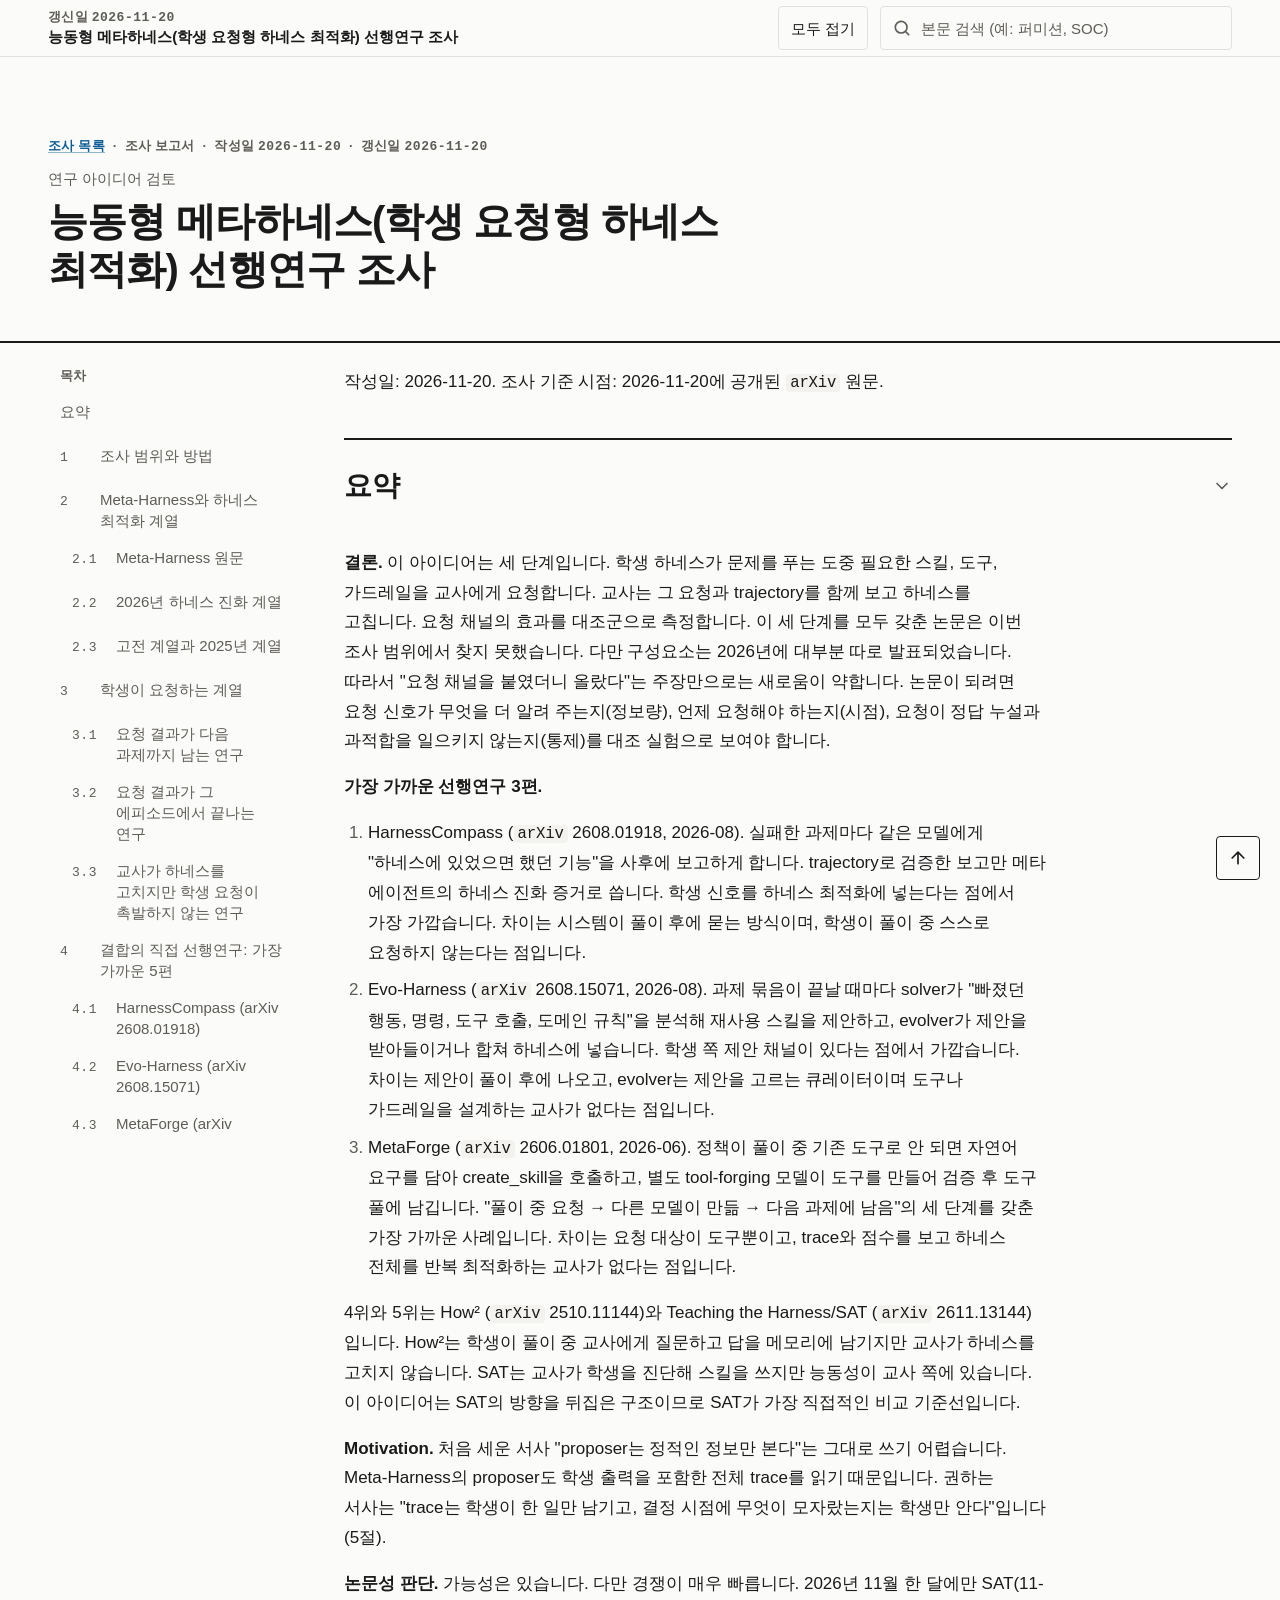
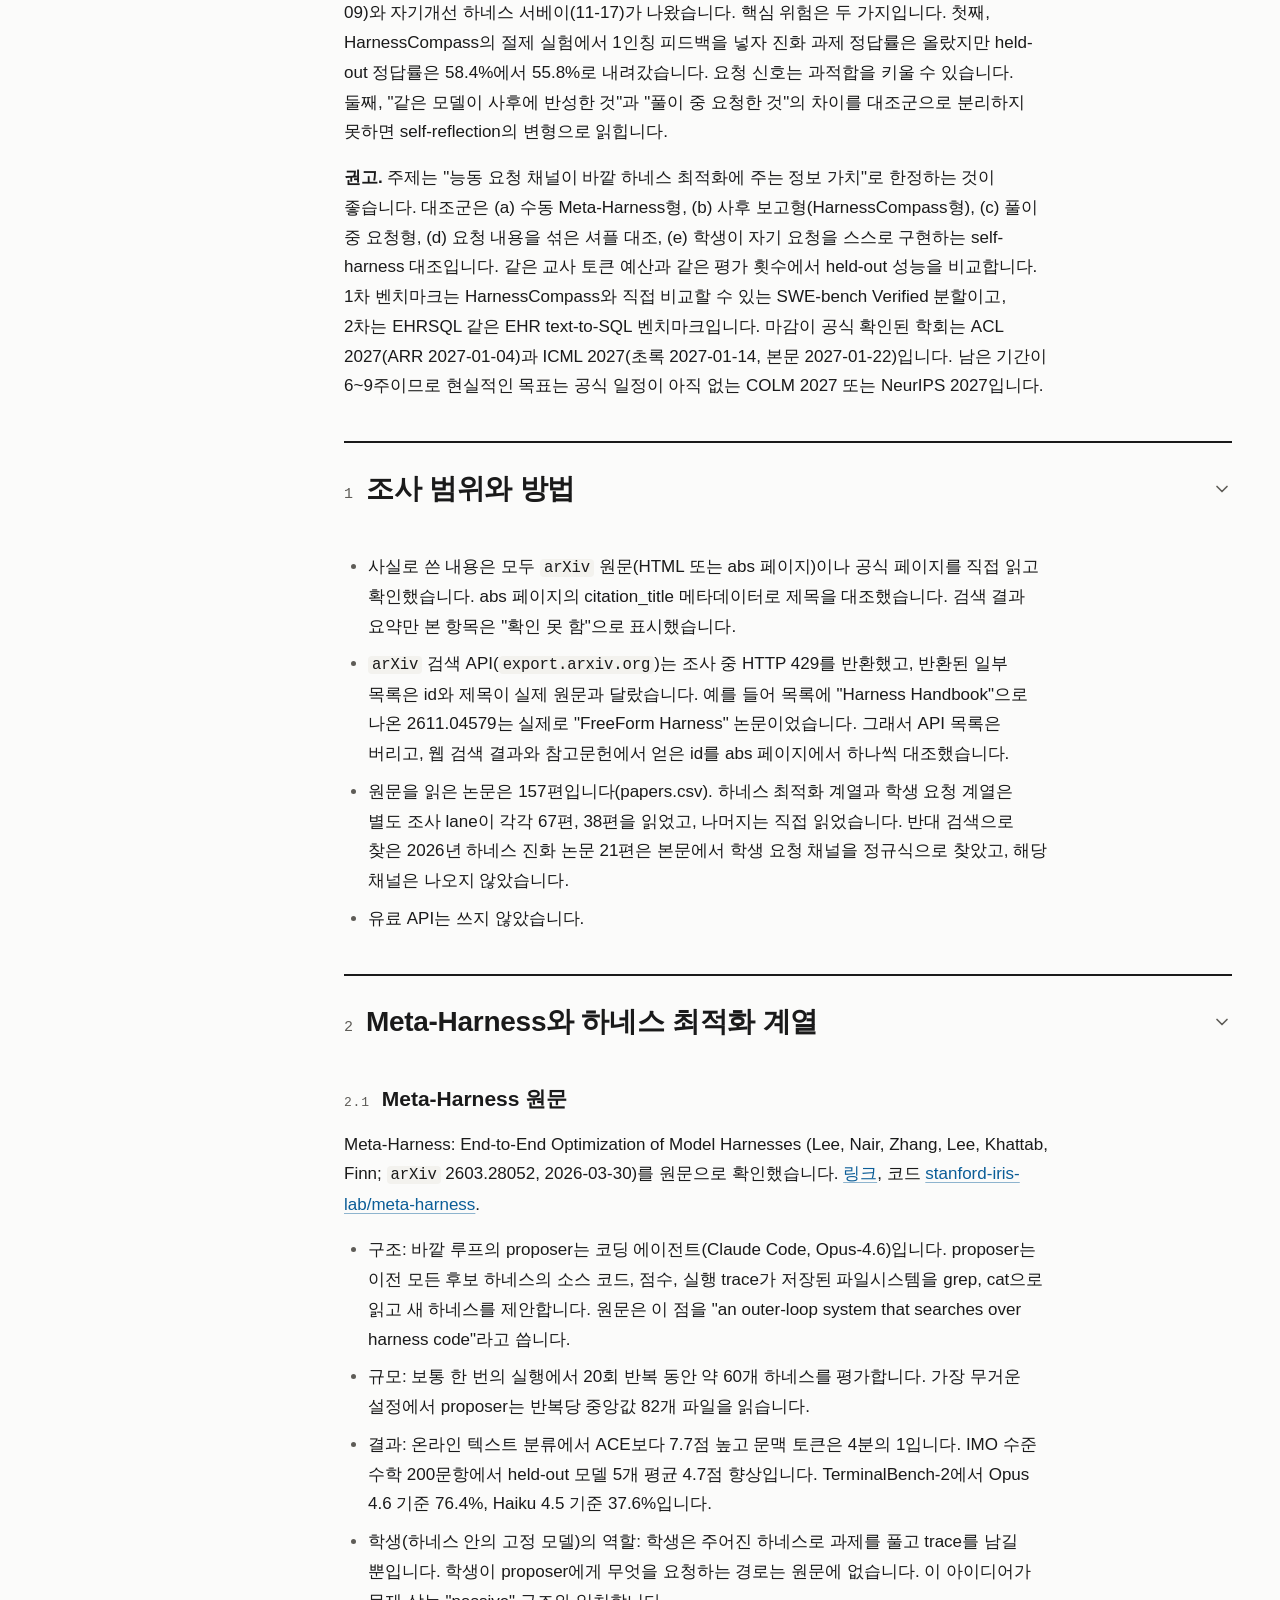
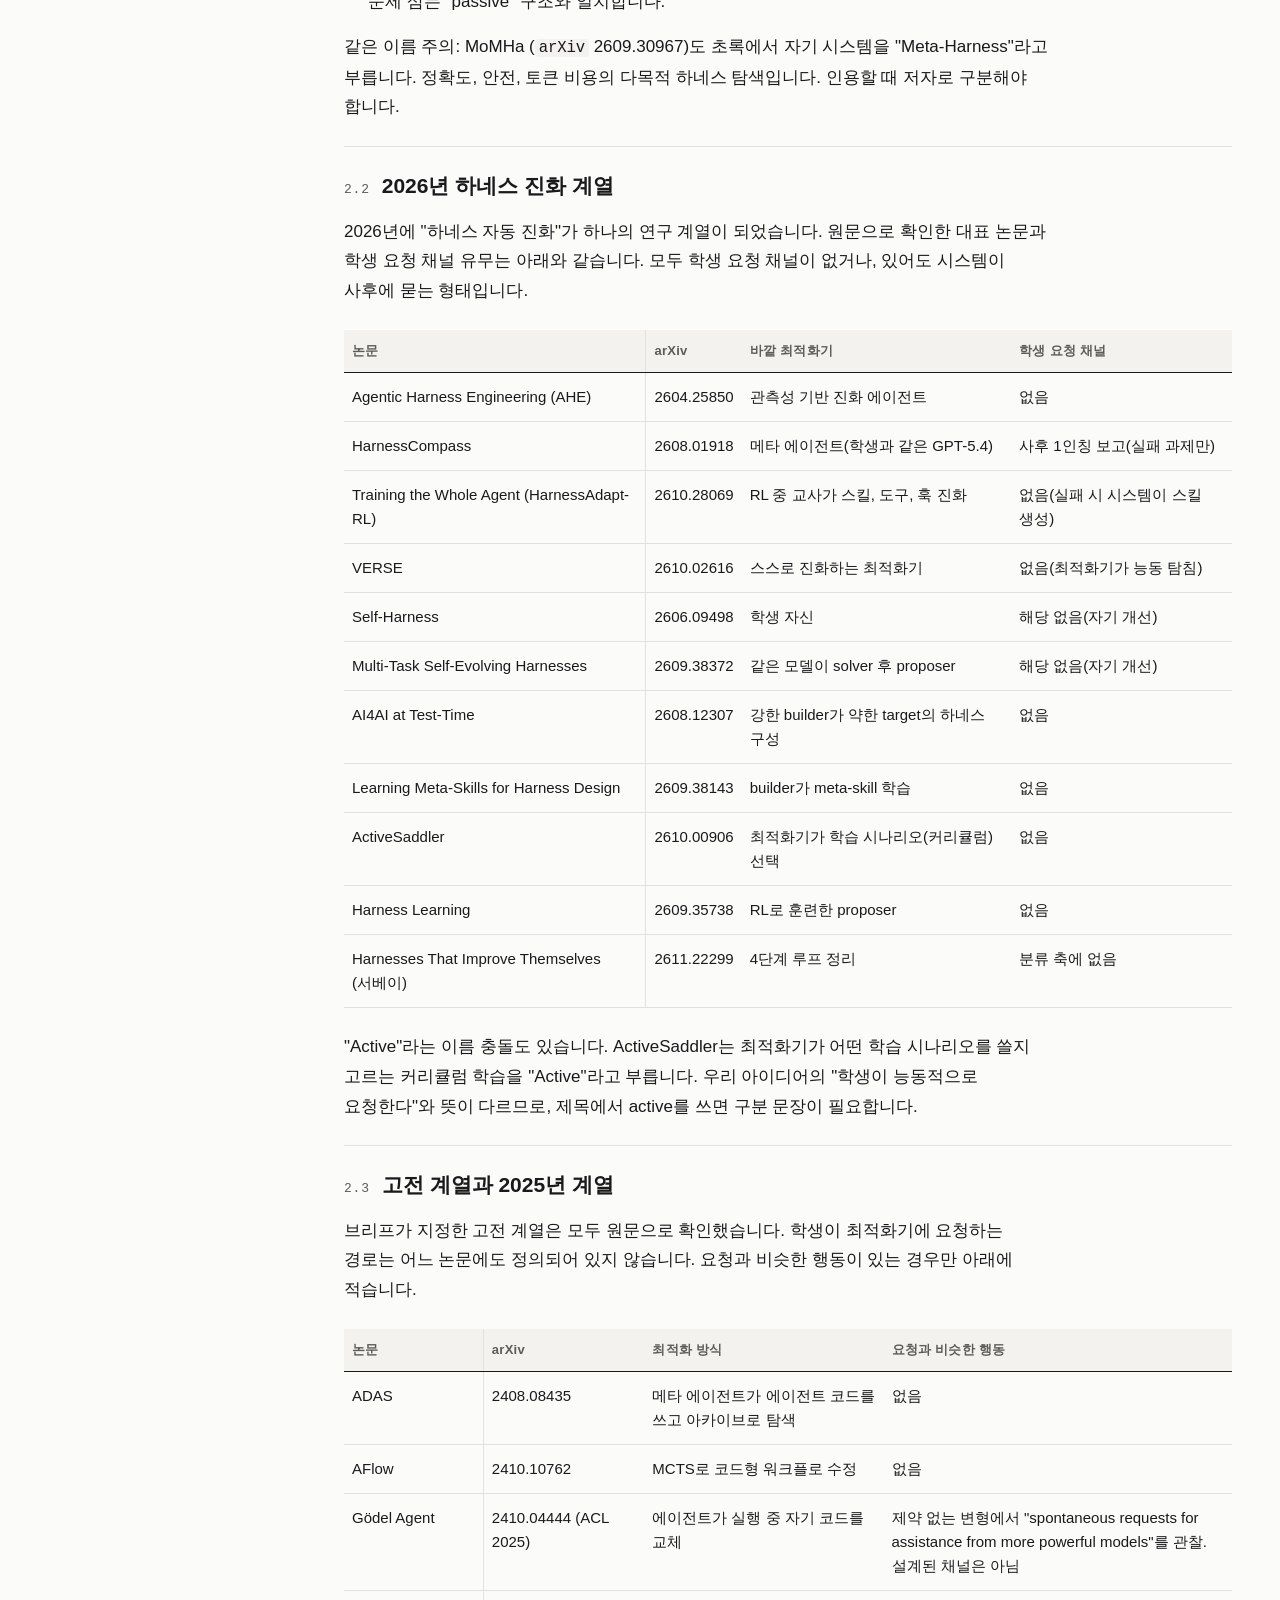
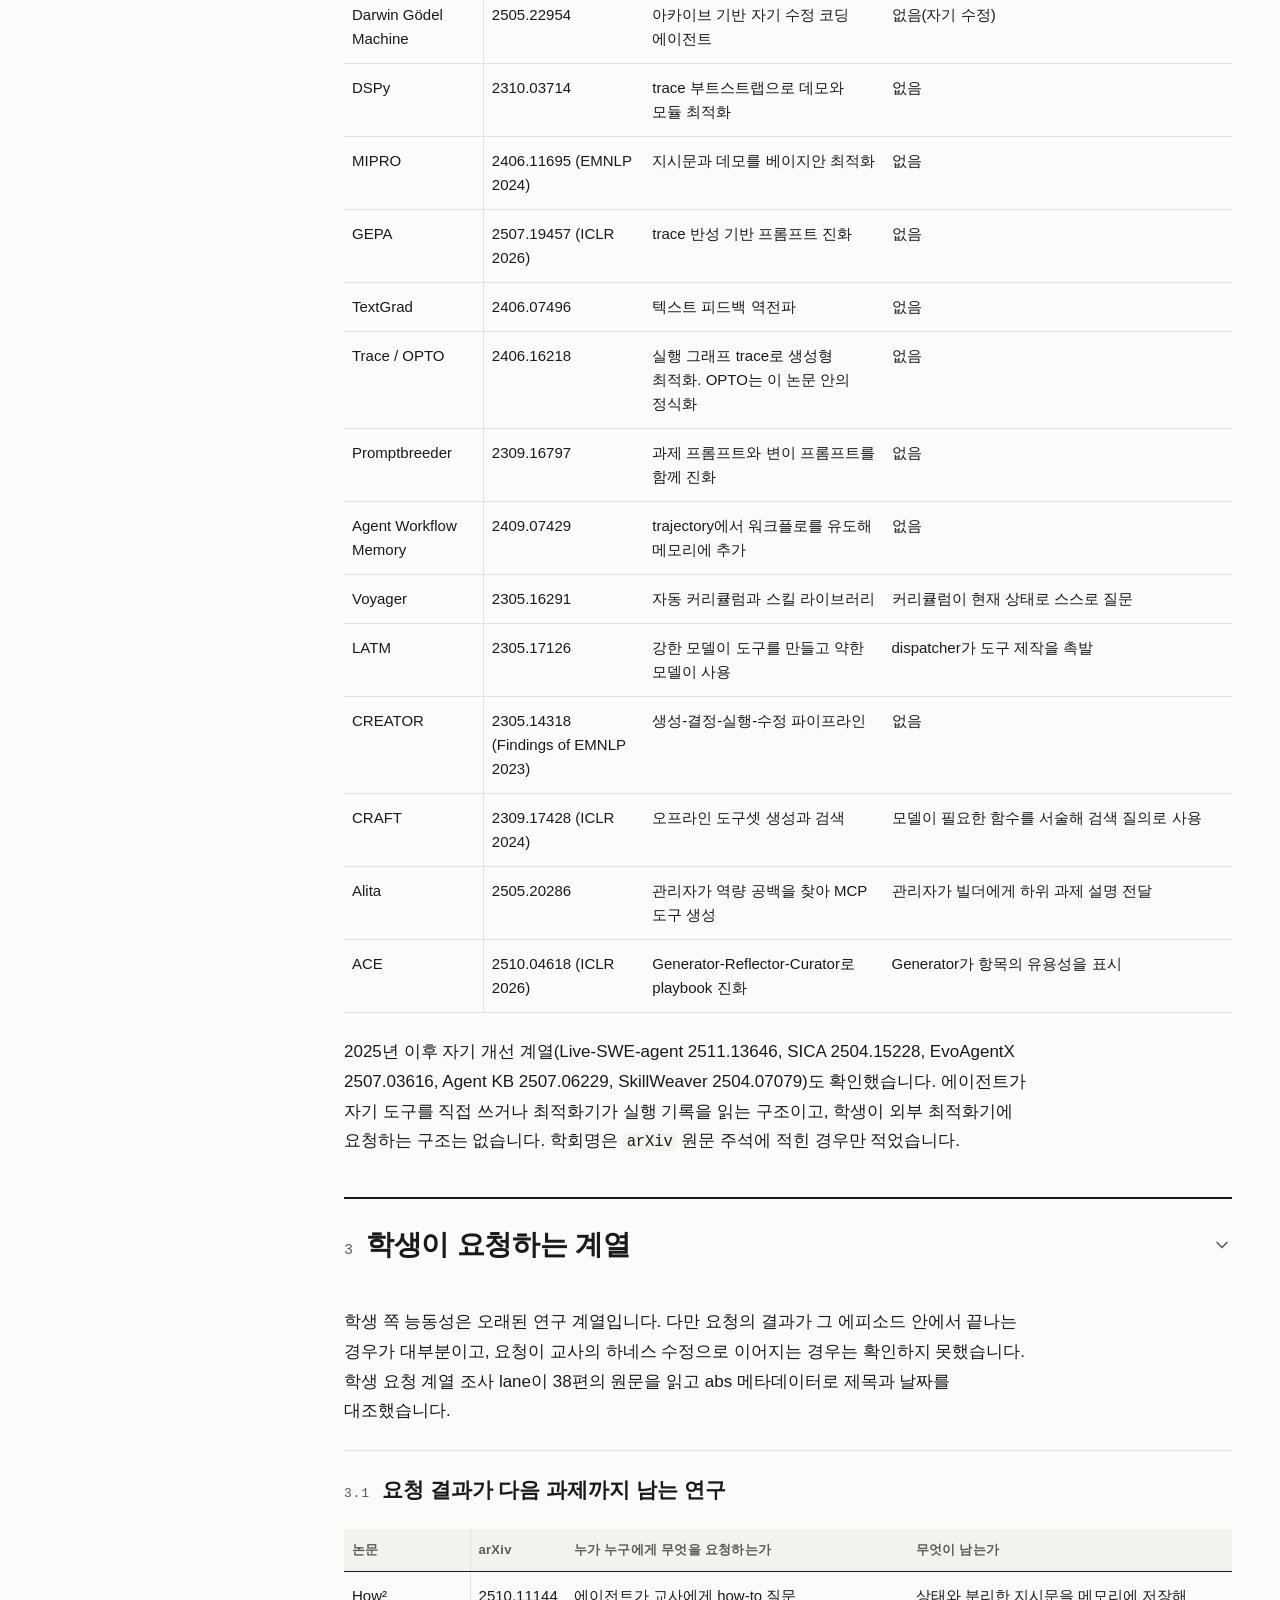
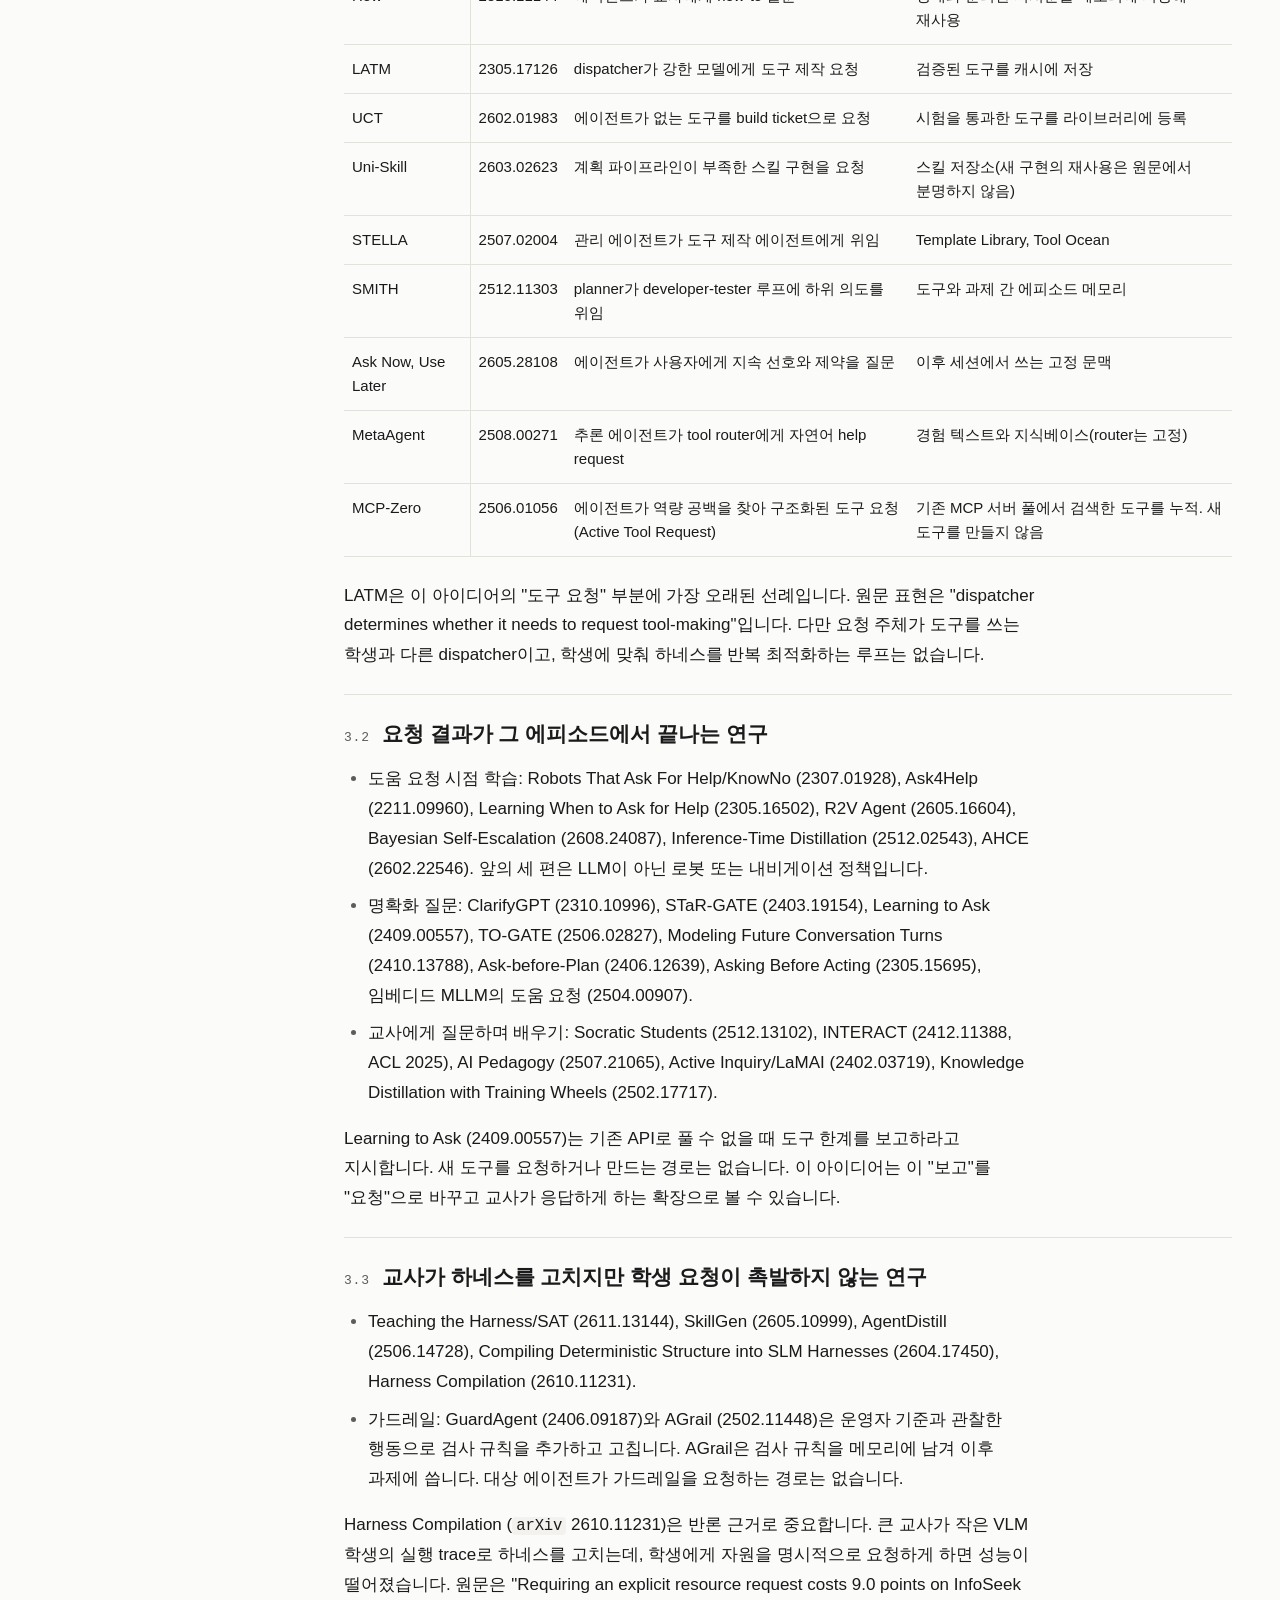
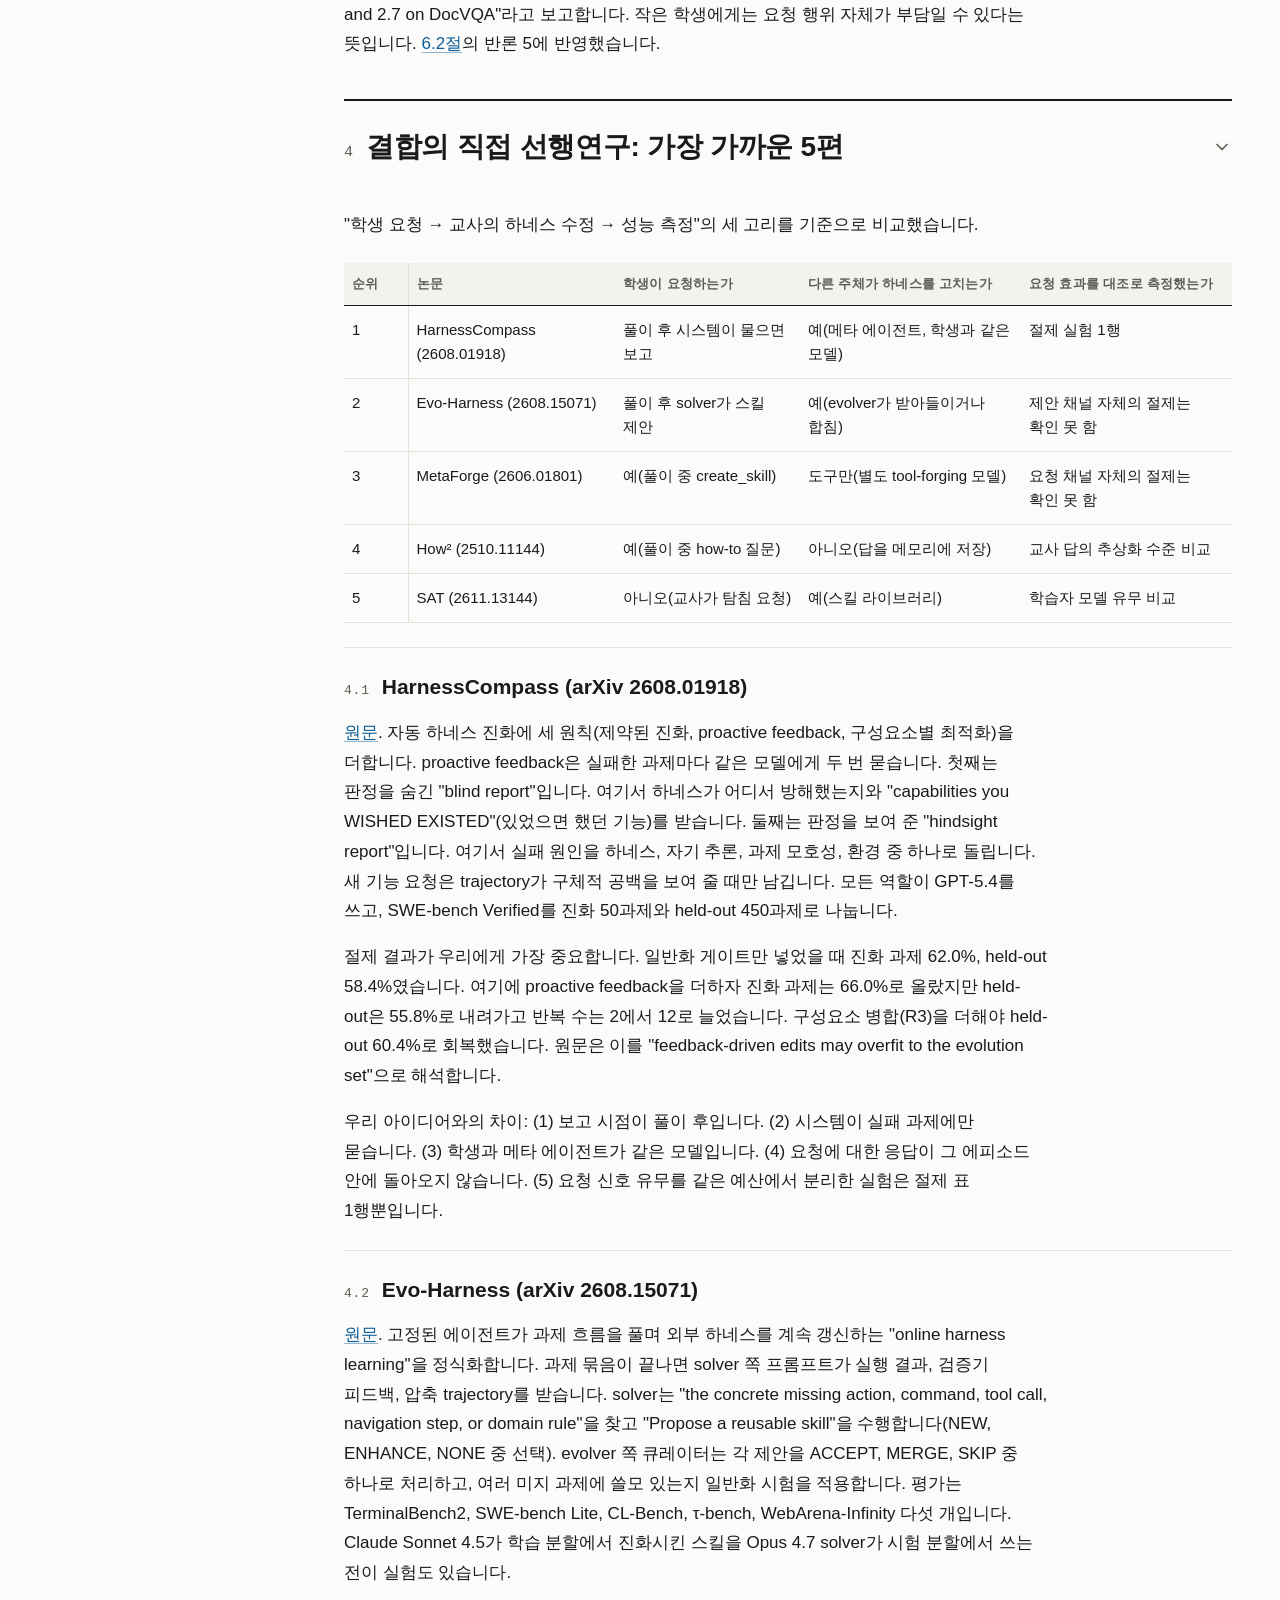
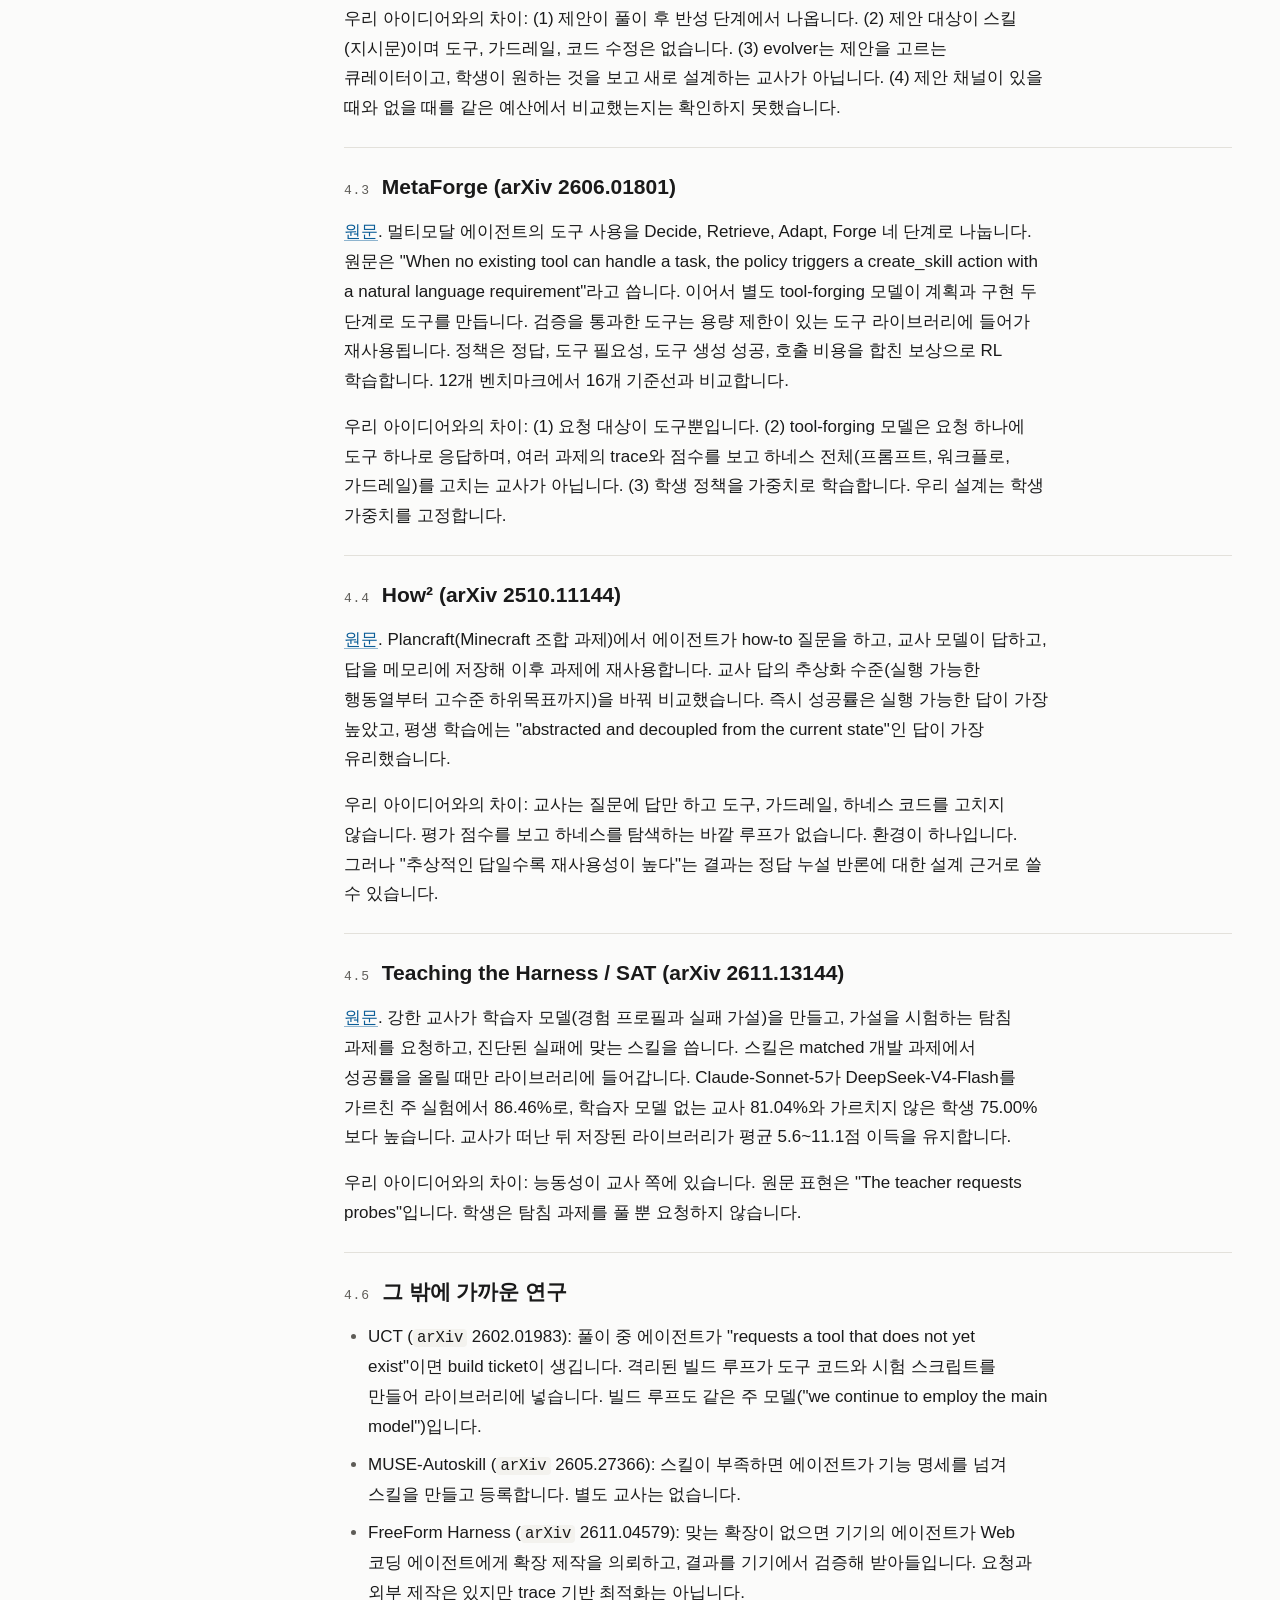
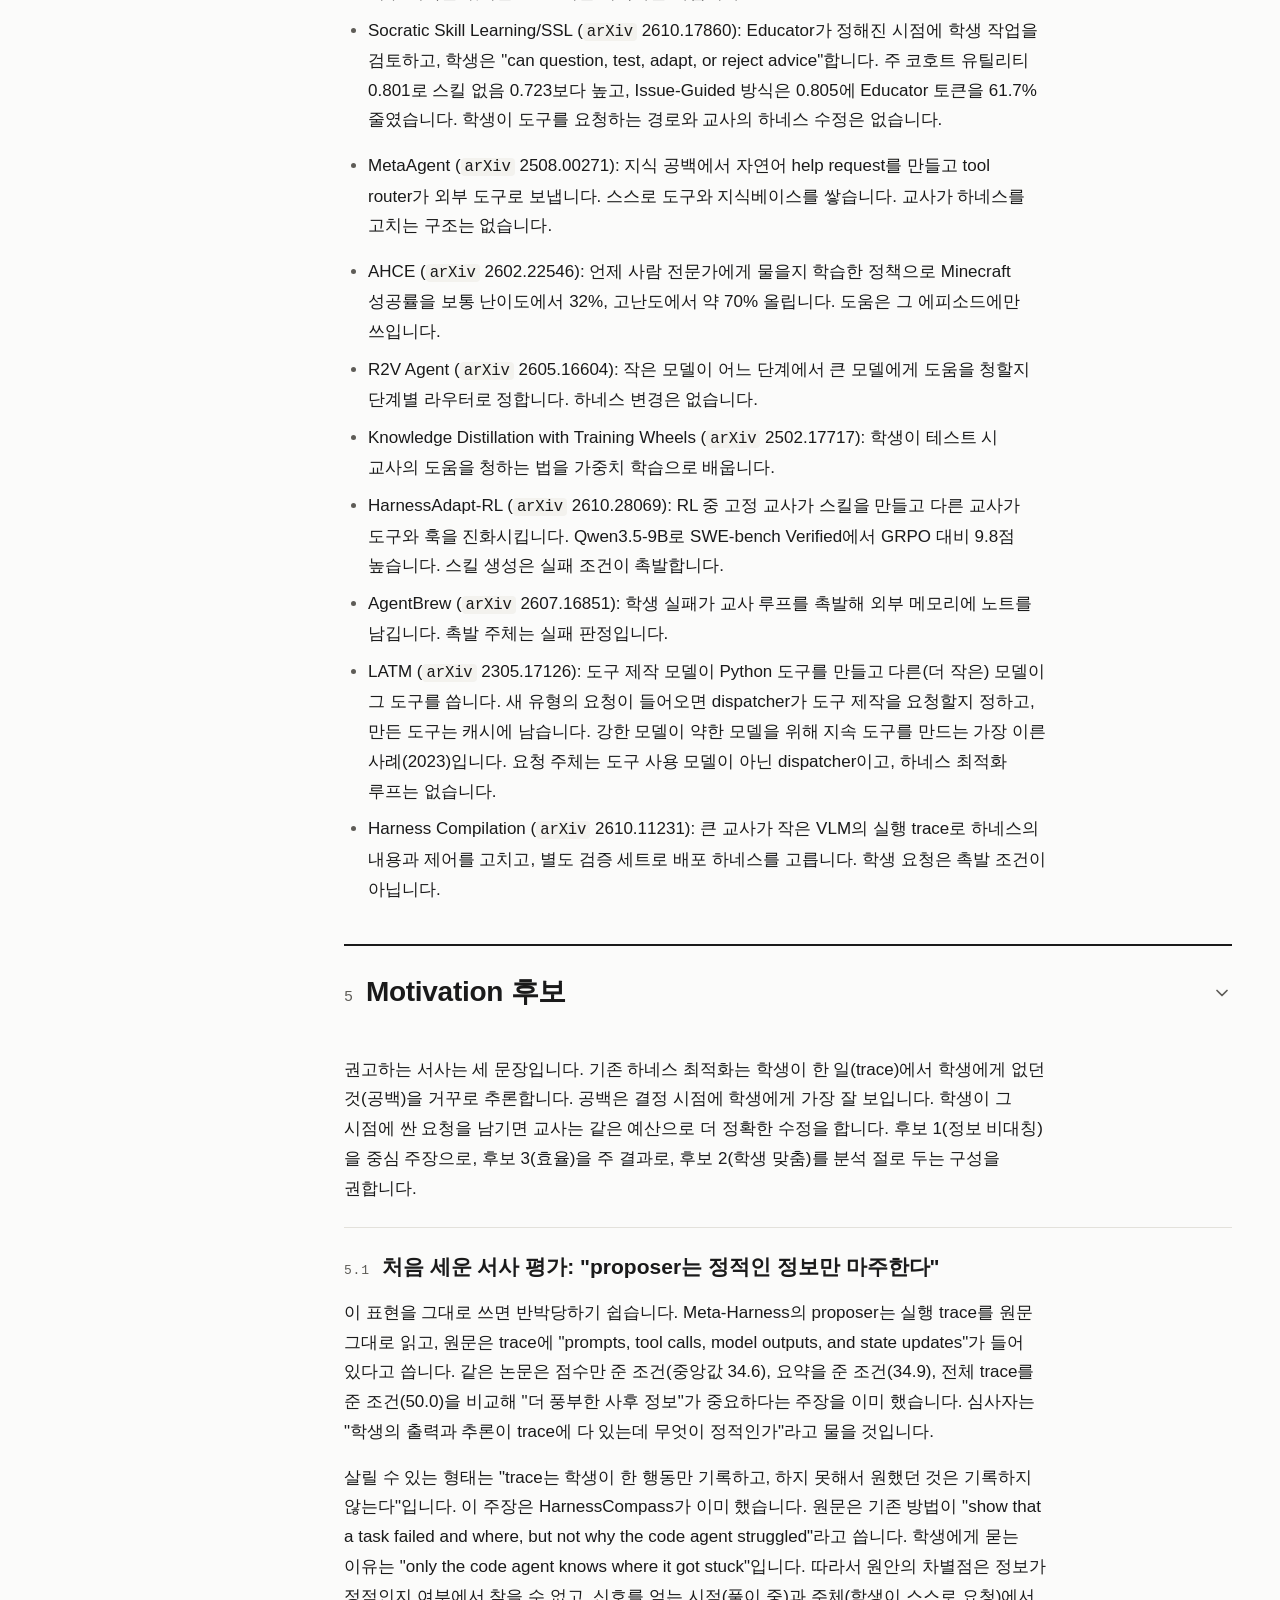
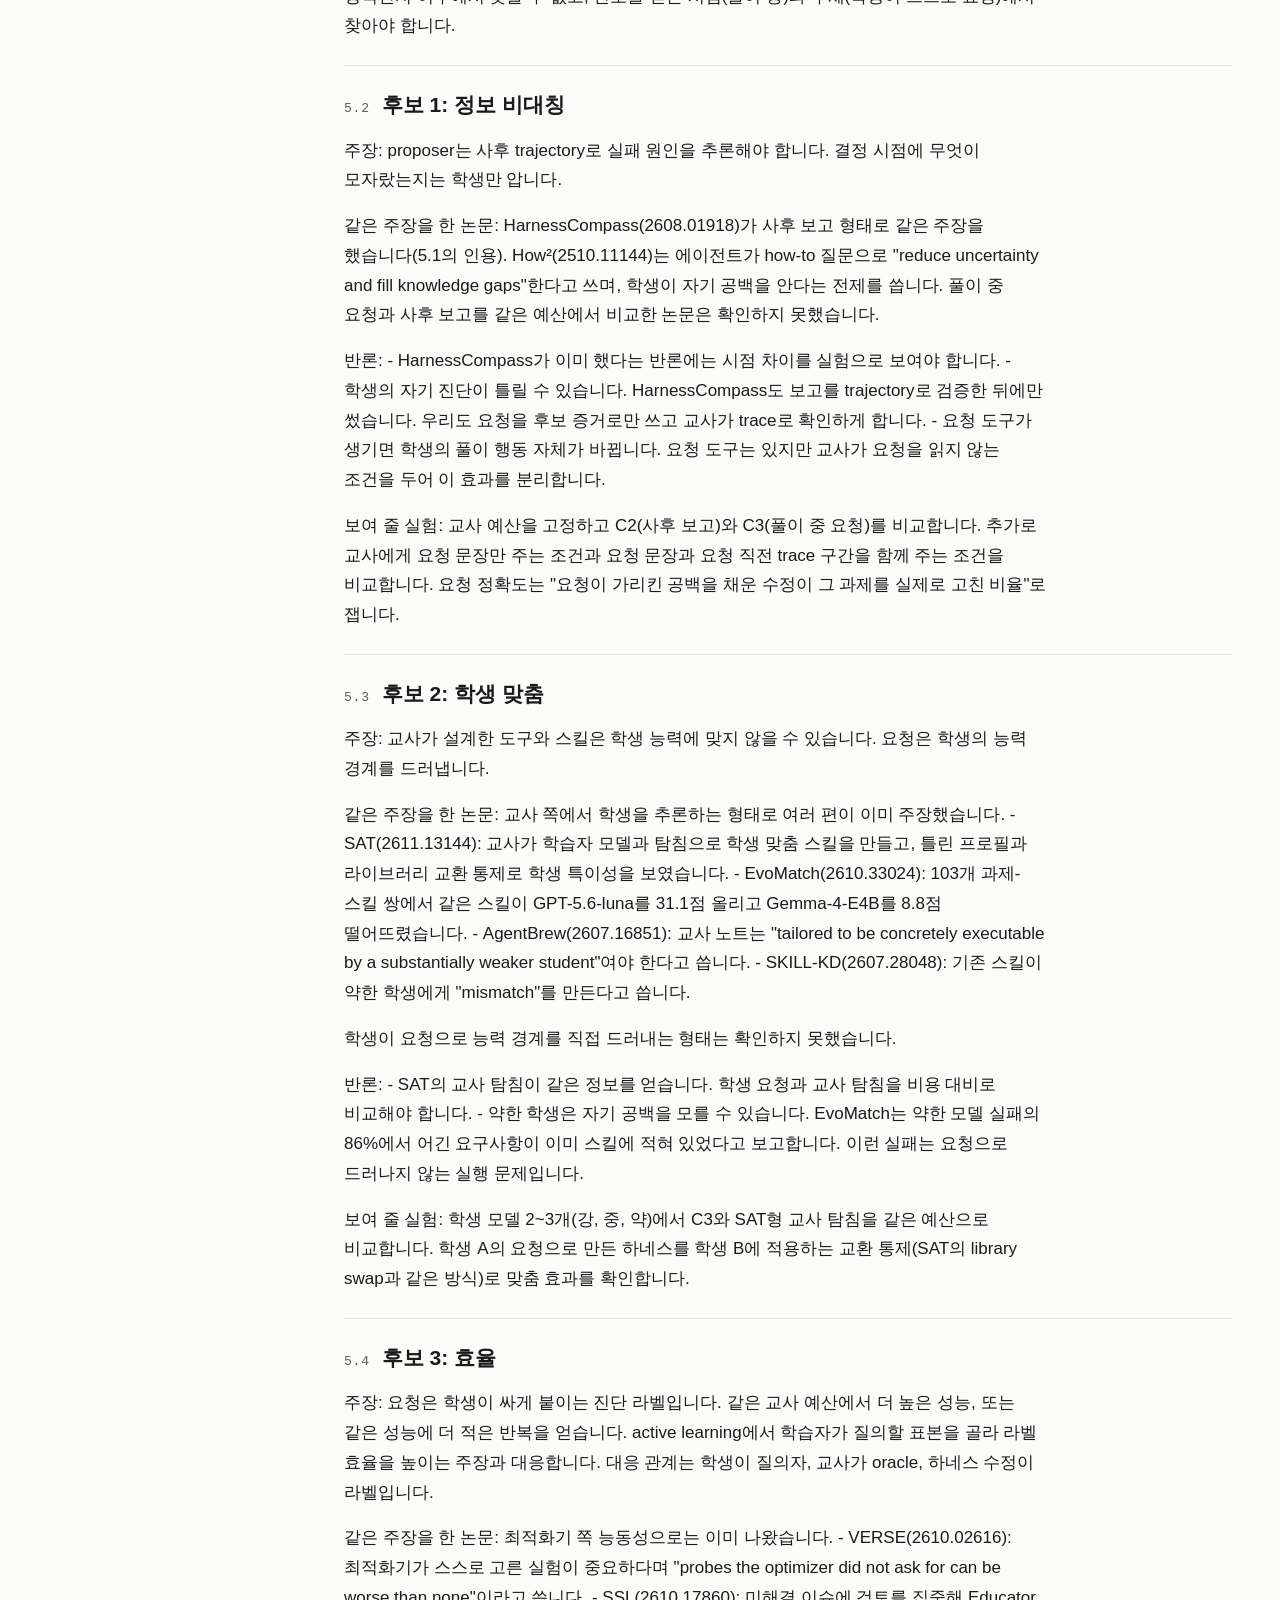
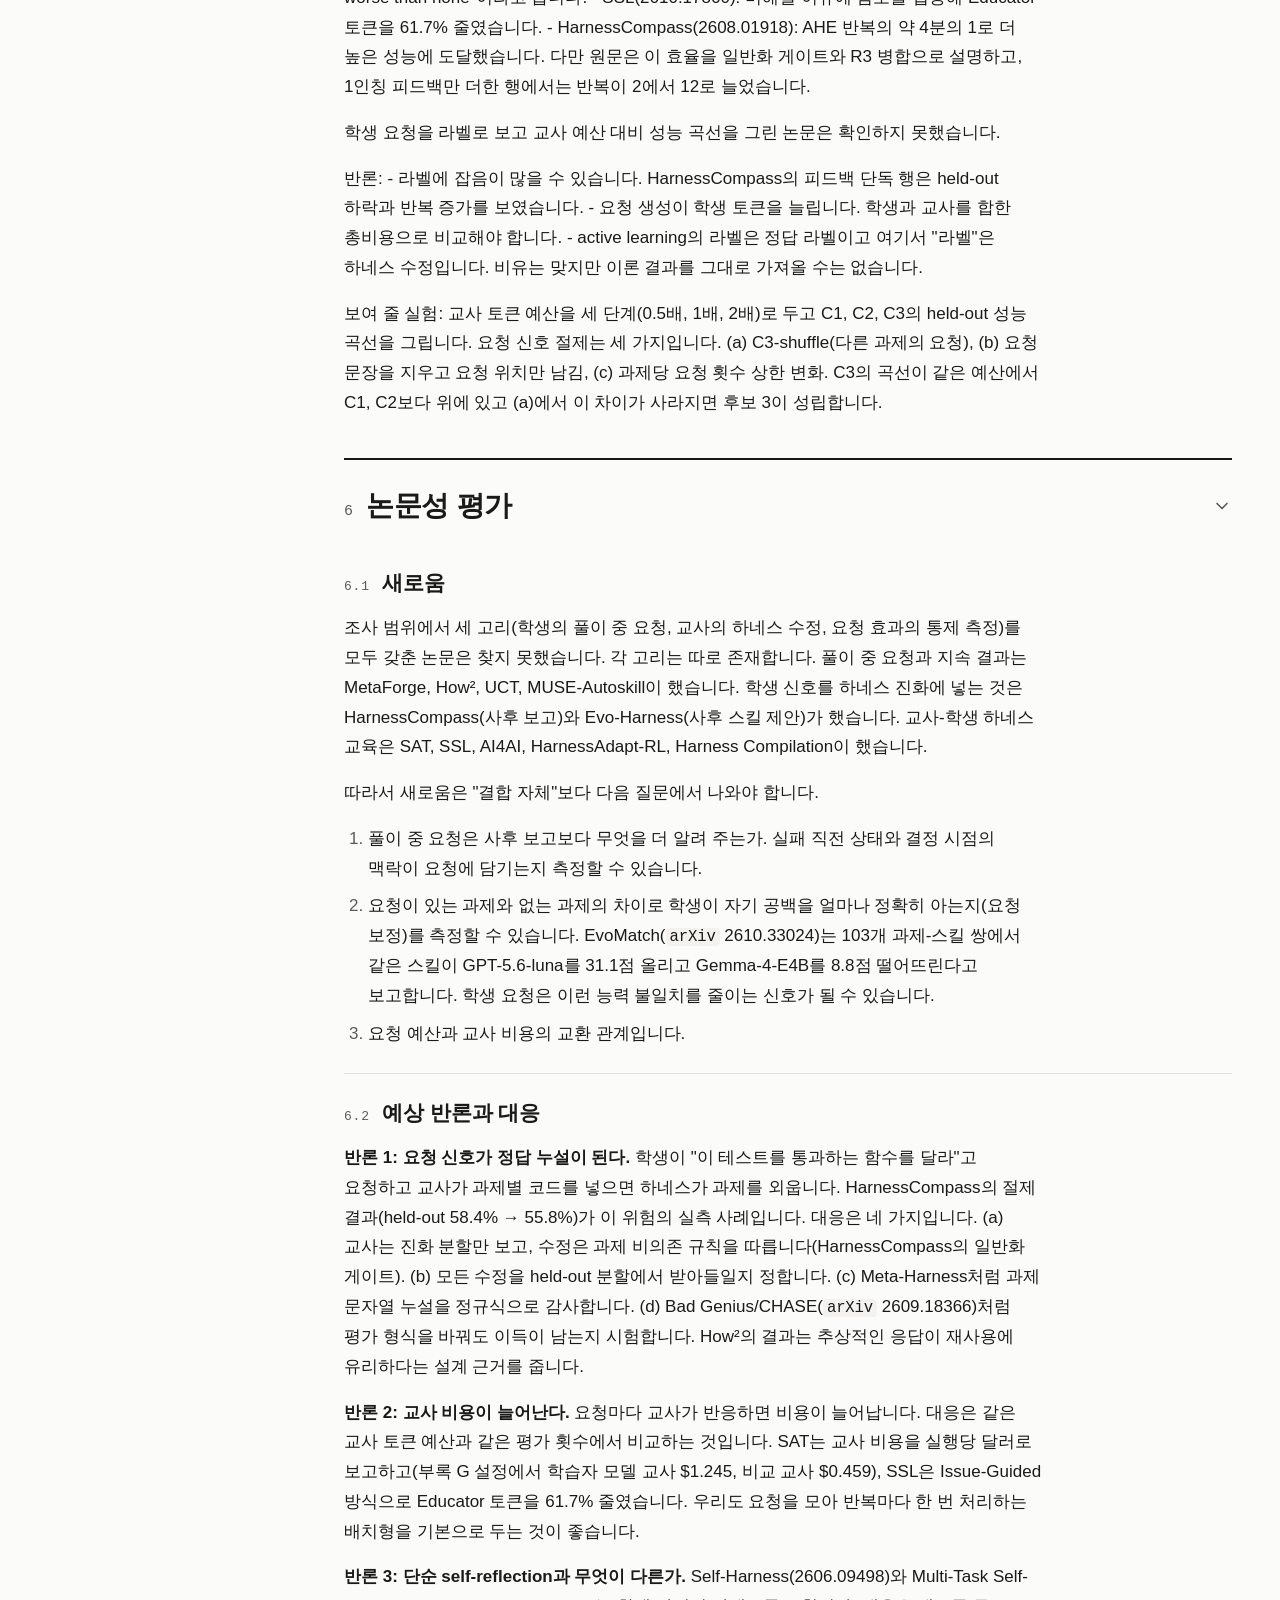
<file: docs/active-meta-harness/index.html>
<!doctype html>
<html lang="ko">
<head>
<meta charset="utf-8">
<meta name="viewport" content="width=device-width, initial-scale=1">
<title>연구 아이디어 검토 · 능동형 메타하네스(학생 요청형 하네스 최적화) 선행연구 조사</title>
<meta name="description" content="학생 에이전트가 풀이 중 스킬·도구·가드레일을 교사에게 요청하고 교사가 하네스를 고치는 구조의 선행연구 157편을 원문으로 확인하고 새로움, 반론, 최소 실험 설계를 정리했습니다.">
<meta name="color-scheme" content="light dark">
<meta name="theme-color" media="(prefers-color-scheme: light)" content="#FBFBFA">
<meta name="theme-color" media="(prefers-color-scheme: dark)" content="#131312">
<meta property="og:title" content="연구 아이디어 검토 · 능동형 메타하네스(학생 요청형 하네스 최적화) 선행연구 조사">
<meta property="og:description" content="학생 에이전트가 풀이 중 스킬·도구·가드레일을 교사에게 요청하고 교사가 하네스를 고치는 구조의 선행연구 157편을 원문으로 확인하고 새로움, 반론, 최소 실험 설계를 정리했습니다.">
<meta property="og:type" content="article">
<meta property="og:locale" content="ko_KR">
<link rel="icon" href="data:image/svg+xml,%3Csvg xmlns='http://www.w3.org/2000/svg' viewBox='0 0 32 32'%3E%3Crect width='32' height='32' fill='%231A1A1A'/%3E%3Cpath d='M8 9h16M8 16h16M8 23h10' stroke='%23FBFBFA' stroke-width='3' stroke-linecap='round'/%3E%3C/svg%3E">
<script>(function(){var d=document.documentElement;d.className+=" js";try{if(!matchMedia("(min-width: 60em)").matches){d.className+=" m-collapse"}}catch(e){}})();</script>
<style>
:root{color-scheme:light dark;--canvas:#FBFBFA;--surface:#F3F2EE;--ink:#1A1A1A;--ink-2:#5E5C57;--ink-3:#8B8984;--hairline:#E3E1DB;--rule:#1A1A1A;--link:#0B5D97;--link-hover:#073E66;--ring:#0B5D97;--mark-bg:#FFE69C;--mark-ink:#1A1A1A;--wash-1:rgb(26 26 26 / .05);--wash-2:rgb(26 26 26 / .09);--ok-bg:#E9F2E7;--ok-ink:#2F6B3A;--part-bg:#FBF1D6;--part-ink:#8A5A00;--no-bg:#FCE9E8;--no-ink:#9C2E2C;--unk-bg:#EEEDE8;--unk-ink:#55534E;--scrim:rgb(26 26 26 / .35);--font-sans:-apple-system,BlinkMacSystemFont,"Apple SD Gothic Neo",Pretendard,"Noto Sans KR","Noto Sans CJK KR","Malgun Gothic","Segoe UI",sans-serif;--font-mono:ui-monospace,"SF Mono",Menlo,Consolas,"Liberation Mono","DejaVu Sans Mono",monospace;--fs-display:clamp(1.75rem,1.2rem + 2.2vw,2.5rem);--fs-h2:clamp(1.375rem,1.15rem + 1vw,1.75rem);--fs-h3:clamp(1.125rem,1.05rem + .4vw,1.3125rem);--fs-body:1.0625rem;--fs-table:.9375rem;--fs-ui:.9375rem;--fs-small:.8125rem;--lh-body:1.75;--lh-table:1.6;--lh-head:1.3;--lh-tight:1.2;--s-1:4px;--s-2:8px;--s-3:12px;--s-4:16px;--s-5:20px;--s-6:24px;--s-8:32px;--s-10:40px;--s-12:48px;--s-16:64px;--s-20:80px;--container:80rem;--gutter:clamp(1.25rem,4vw,3rem);--sidebar:15.5rem;--col-gap:var(--s-12);--measure:44rem;--header-h:3.5rem;--control-h:2.75rem;--icon:1.25rem;--r-ctl:4px;--r-pill:999px;--t-micro:120ms;--t-std:200ms;--ease:cubic-bezier(.2,0,0,1);--z-header:30;--z-totop:20}@media (prefers-color-scheme:dark){:root{--canvas:#131312;--surface:#1C1C1A;--ink:#ECEAE4;--ink-2:#A8A69F;--ink-3:#7C7A74;--hairline:#2A2927;--rule:#ECEAE4;--link:#7CBCEC;--link-hover:#AAD6F7;--ring:#7CBCEC;--mark-bg:#5E4C14;--mark-ink:#FFF3CF;--wash-1:rgb(236 234 228 / .07);--wash-2:rgb(236 234 228 / .12);--ok-bg:#1B2B1E;--ok-ink:#A3D9A8;--part-bg:#2D2712;--part-ink:#E5BD55;--no-bg:#34201F;--no-ink:#F2A19E;--unk-bg:#2A2926;--unk-ink:#B9B7B0;--scrim:rgb(0 0 0 / .55)}}*,*::before,*::after{box-sizing:border-box}html{scroll-behavior:smooth;scroll-padding-top:calc(var(--header-h) + var(--s-4));-webkit-text-size-adjust:100%;text-size-adjust:100%}body{margin:0;background:var(--canvas);color:var(--ink);font:400 var(--fs-body) / var(--lh-body) var(--font-sans);word-break:keep-all;overflow-wrap:break-word;-webkit-font-smoothing:antialiased;text-rendering:optimizeLegibility}html.sheet-open{overflow:hidden}[hidden]{display:none !important}.mono{font-family:var(--font-mono);letter-spacing:.04em}:focus-visible{outline:2px solid var(--ring);outline-offset:2px}a{color:var(--link);text-decoration:underline;text-decoration-thickness:1px;text-underline-offset:.15em;text-decoration-color:color-mix(in srgb,var(--link) 45%,transparent);transition:color var(--t-micro) var(--ease),text-decoration-color var(--t-micro) var(--ease)}a:hover{color:var(--link-hover);text-decoration-color:currentColor}svg{display:block}.sr-only{position:absolute !important;width:1px;height:1px;padding:0;margin:-1px;overflow:hidden;clip:rect(0 0 0 0);clip-path:inset(50%);white-space:nowrap;border:0}html:not(.js) .js-only{display:none !important}.skip{position:absolute;top:var(--s-2);left:var(--s-2);z-index:calc(var(--z-header) + 1);padding:var(--s-3) var(--s-4);background:var(--ink);color:var(--canvas);border-radius:var(--r-ctl);text-decoration:none;font-weight:600;transform:translateY(-200%)}.skip:focus-visible{transform:none;outline-color:var(--ring)}.btn{display:inline-flex;align-items:center;justify-content:center;gap:var(--s-1);min-height:var(--control-h);min-width:var(--control-h);padding:0 var(--s-3);border:1px solid transparent;border-radius:var(--r-ctl);background:transparent;color:var(--ink);font:500 var(--fs-ui) / 1 var(--font-sans);cursor:pointer;text-decoration:none;white-space:nowrap;transition:background-color var(--t-micro) var(--ease)}.btn:hover{background:var(--wash-1)}.btn:active{background:var(--wash-2)}.btn--outline{border-color:var(--hairline)}.btn--icon{padding:0}.btn svg{width:var(--icon);height:var(--icon);flex:none}.hdr{position:sticky;top:0;z-index:var(--z-header);background:var(--canvas);border-bottom:1px solid var(--hairline)}.hdr__in{max-width:var(--container);margin:0 auto;padding:var(--s-1) var(--gutter);min-height:var(--header-h);display:flex;flex-wrap:wrap;align-items:center;gap:var(--s-1)}.brand{display:flex;flex-direction:column;justify-content:center;min-width:0;flex:1 1 0;min-height:var(--control-h);color:inherit;text-decoration:none;border-radius:var(--r-ctl)}.brand:hover{color:inherit}.brand__kicker{display:none;font-size:var(--fs-small);font-weight:600;line-height:1.3;letter-spacing:.02em;color:var(--ink-2);white-space:nowrap}.btn--all .btn__label{display:none}.btn--all[data-action="open"] .ico--close,.btn--all[data-action="close"] .ico--open{display:none}.hdr .btn--outline{border-color:transparent}.brand__title{font-size:var(--fs-ui);font-weight:600;line-height:1.3;white-space:nowrap;overflow:hidden;text-overflow:ellipsis}.srch{flex:1 1 100%;order:10;display:none;margin:0;padding-bottom:var(--s-2)}.hdr.search-open .srch{display:block}.srch__box{position:relative;display:flex;align-items:center}.srch__icon{position:absolute;left:var(--s-3);width:var(--icon);height:var(--icon);color:var(--ink-2);pointer-events:none}.srch input{width:100%;height:var(--control-h);margin:0;padding:0 var(--control-h) 0 calc(var(--s-3) + var(--icon) + var(--s-2));border:1px solid var(--hairline);border-radius:var(--r-ctl);background:var(--canvas);color:var(--ink);font:400 var(--fs-ui) / 1 var(--font-sans);-webkit-appearance:none;appearance:none}.srch input::placeholder{color:var(--ink-2);opacity:1}.srch input::-webkit-search-cancel-button,.srch input::-webkit-search-decoration{-webkit-appearance:none;appearance:none}.srch__clear{position:absolute;right:2px;top:2px;min-height:calc(var(--control-h) - 4px);min-width:calc(var(--control-h) - 4px);color:var(--ink-2)}.status{max-width:var(--container);margin:0 auto;padding:var(--s-2) var(--gutter);display:flex;flex-wrap:wrap;align-items:center;gap:var(--s-2) var(--s-3);background:var(--surface);border-top:1px solid var(--hairline);color:var(--ink-2);font-size:var(--fs-small);font-weight:500;line-height:1.4}.status[hidden]{display:none}.status strong{color:var(--ink);font-weight:600}.status .btn{min-height:2rem;padding:0 var(--s-2);font-size:var(--fs-small);color:var(--link)}@media (min-width:60em){.hdr__in{flex-wrap:nowrap;gap:var(--s-3)}.btn--toc,.btn--search{display:none}.brand__kicker{display:block}.btn--all svg{display:none}.btn--all .btn__label{display:inline}.hdr .btn--outline{border-color:var(--hairline)}.srch{display:block;flex:0 1 22rem;order:0;padding-bottom:0}}.hero{max-width:var(--container);margin:0 auto;padding:var(--s-10) var(--gutter) var(--s-8);border-bottom:2px solid var(--rule)}.kicker{margin:0 0 var(--s-3);font-size:var(--fs-small);font-weight:600;line-height:1.4;letter-spacing:.02em;color:var(--ink-2)}.kicker__sep{margin:0 var(--s-1)}.hero h1{margin:0;display:flex;flex-direction:column;gap:var(--s-2);max-width:var(--measure)}.hero__sup{font:500 var(--fs-ui) / 1.4 var(--font-sans);color:var(--ink-2)}.hero__sep{display:none}.hero__main{font-size:var(--fs-display);font-weight:700;line-height:var(--lh-tight);letter-spacing:-.02em}@media (min-width:60em){.hero{padding-top:var(--s-20);padding-bottom:var(--s-12)}}.layout{max-width:var(--container);margin:0 auto;padding:0 var(--gutter)}.side{display:none}.doc{min-width:0;padding-bottom:var(--s-16)}@media (min-width:60em){.layout{display:grid;grid-template-columns:var(--sidebar) minmax(0,1fr);gap:var(--col-gap);align-items:start}.side{display:block;position:sticky;top:calc(var(--header-h) + var(--s-6));max-height:calc(100dvh - var(--header-h) - var(--s-12));overflow-y:auto;padding:var(--s-6) 0 var(--s-6);scrollbar-width:thin}}.side__title{margin:0 0 var(--s-2);padding:0 var(--s-3);font-size:var(--fs-small);font-weight:600;line-height:1.4;letter-spacing:.02em;color:var(--ink-2)}.toc,.toc ol{list-style:none;margin:0;padding:0}.toc a{display:flex;align-items:baseline;gap:var(--s-2);min-height:var(--control-h);padding:var(--s-2) var(--s-3);border-radius:var(--r-ctl);color:var(--ink-2);font-size:var(--fs-ui);font-weight:500;line-height:1.4;text-decoration:none;transition:background-color var(--t-micro) var(--ease),color var(--t-micro) var(--ease)}.toc a:hover{background:var(--wash-1);color:var(--ink)}.toc a[aria-current="true"]{background:var(--wash-2);color:var(--ink);font-weight:600}.toc__num{flex:none;min-width:2rem;font:500 var(--fs-small) / 1.4 var(--font-mono);letter-spacing:.04em}.toc__sub a{padding-left:var(--s-6)}.toc__sub .toc__num{min-width:2.25rem}.sec{border-top:2px solid var(--rule);margin-top:var(--s-10);padding-top:var(--s-4)}.doc>.sec:first-child{border-top:0;margin-top:0;padding-top:var(--s-6)}.sec__h{margin:0;font-size:var(--fs-h2);font-weight:700;line-height:var(--lh-head);letter-spacing:-.01em}.sec__btn{display:flex;align-items:baseline;gap:var(--s-3);width:calc(100% + 2 * var(--s-2));margin:0 calc(-1 * var(--s-2));padding:var(--s-3) var(--s-2);border:0;border-radius:var(--r-ctl);background:transparent;color:inherit;font:inherit;letter-spacing:inherit;text-align:left;cursor:pointer;-webkit-appearance:none;appearance:none;transition:background-color var(--t-micro) var(--ease)}.sec__btn:hover{background:var(--wash-1)}.sec__btn:active{background:var(--wash-2)}.num{flex:none;font:500 var(--fs-ui) / 1 var(--font-mono);letter-spacing:.06em;color:var(--ink-2)}.ttl{flex:1 1 auto;min-width:0}.chev{flex:none;align-self:center;width:var(--icon);height:var(--icon);color:var(--ink-2);transition:transform var(--t-micro) var(--ease)}.sec__btn[aria-expanded="false"] .chev{transform:rotate(-90deg)}.sec__body{padding-top:var(--s-2)}.sec__body.is-entering{animation:fade-in var(--t-micro) var(--ease) both}@keyframes fade-in{from{opacity:0}to{opacity:1}}.js:not(.is-ready).m-collapse .doc>.sec ~ .sec>.sec__body,.js:not(.is-ready) .sec[data-default="closed"]>.sec__body{display:none}.blk{padding-top:var(--s-6)}.blk + .blk{border-top:1px solid var(--hairline);margin-top:var(--s-6)}.blk__h{display:flex;align-items:baseline;gap:var(--s-3);margin:0 0 var(--s-4);font-size:var(--fs-h3);font-weight:600;line-height:1.4}.blk__h .num{font-size:var(--fs-small)}.doc p,.doc ul,.doc ol:not(.srcs){max-width:var(--measure)}.doc p{margin:0 0 var(--s-4)}.doc ul,.doc ol{margin:0 0 var(--s-4);padding-left:var(--s-6)}.doc li{margin-bottom:var(--s-2)}.doc li::marker{color:var(--ink-2)}.doc>.blk>:last-child,.sec__body>.blk>:last-child{margin-bottom:0}code{font-family:var(--font-mono);font-size:.92em;letter-spacing:-.01em;background:var(--surface);padding:0 var(--s-1);border-radius:var(--r-ctl);overflow-wrap:anywhere}mark{background:var(--mark-bg);color:var(--mark-ink);border-radius:var(--r-ctl);padding:0 1px}.url{overflow-wrap:anywhere}.src{display:inline-flex;align-items:center;min-height:2rem;margin:1px 0;padding:0 var(--s-2);border:1px solid var(--hairline);border-radius:var(--r-ctl);font-size:var(--fs-small);font-weight:600;line-height:1;text-decoration:none;white-space:nowrap;transition:background-color var(--t-micro) var(--ease),color var(--t-micro) var(--ease)}.src:hover{background:var(--wash-1);text-decoration:underline}.src + .src{margin-left:var(--s-1)}.tbl{margin:var(--s-6) 0}.tbl__scroll{overflow-x:auto;scrollbar-width:thin}.tbl__scroll:focus-visible{outline-offset:4px}table{border-collapse:collapse;width:100%;font-size:var(--fs-table);line-height:var(--lh-table)}th,td{padding:var(--s-3) var(--s-2);text-align:left;vertical-align:top;border-bottom:1px solid var(--hairline);overflow-wrap:break-word}.tbl--scroll th:first-child,.tbl--scroll td:first-child{position:sticky;left:0;background:var(--canvas);border-right:1px solid var(--hairline)}.tbl--scroll thead th:first-child{background:var(--surface)}thead th{background:var(--surface);color:var(--ink-2);font-size:var(--fs-small);font-weight:600;letter-spacing:.02em;line-height:1.4;vertical-align:bottom;border-bottom:1px solid var(--rule)}td code{font-size:.9em}@media (min-width:48em){th,td{min-width:4rem}td code,th code{overflow-wrap:break-word}.tbl--cards th:first-child,.tbl--cards td:first-child{position:sticky;left:0;background:var(--canvas);border-right:1px solid var(--hairline)}.tbl--cards thead th:first-child{background:var(--surface)}}.pill{display:inline-flex;align-items:center;min-height:1.5rem;padding:var(--s-1) var(--s-3);border-radius:var(--r-pill);font-size:var(--fs-small);font-weight:600;line-height:1.3}.pill--ok{background:var(--ok-bg);color:var(--ok-ink)}.pill--part{background:var(--part-bg);color:var(--part-ink)}.pill--no{background:var(--no-bg);color:var(--no-ink)}.pill--unk{background:var(--unk-bg);color:var(--unk-ink)}.pill__note{display:block;margin-top:var(--s-1);color:var(--ink-2);font-size:var(--fs-small);line-height:1.4}@media (max-width:47.99em){.tbl--scroll th,.tbl--scroll td{min-width:5.5rem}.tbl--cards table,.tbl--cards tbody,.tbl--cards tr,.tbl--cards td{display:block}.tbl--cards thead{position:absolute;width:1px;height:1px;overflow:hidden;clip:rect(0 0 0 0);clip-path:inset(50%);white-space:nowrap}.tbl--cards tr{padding:var(--s-4) 0 var(--s-5);border-bottom:1px solid var(--hairline)}.tbl--cards tr:first-child{border-top:1px solid var(--rule)}.tbl--cards td{display:grid;grid-template-columns:minmax(5.5rem,28%) minmax(0,1fr);gap:var(--s-1) var(--s-3);padding:var(--s-1) 0;border:0}.tbl--cards td::before{content:attr(data-label);color:var(--ink-2);font-size:var(--fs-small);font-weight:600;line-height:var(--lh-table)}.tbl--cards td:first-child{display:block;margin-bottom:var(--s-2);font-size:var(--fs-body);font-weight:600;line-height:1.4}.tbl--cards td:first-child::before{display:none}.tbl--cards .cell{display:block;min-width:0}.tbl--numbered td:first-child{margin-bottom:var(--s-1);font:500 var(--fs-small) / 1.4 var(--font-mono);letter-spacing:.04em;color:var(--ink-2)}.tbl--numbered td:nth-child(2){display:block;margin-bottom:var(--s-2);font-size:var(--fs-body);font-weight:600;line-height:1.4}.tbl--numbered td:nth-child(2)::before{display:none}}.srcs{margin:0;padding-left:var(--s-8);font-size:var(--fs-table);line-height:var(--lh-table)}.srcs li{margin-bottom:var(--s-2);overflow-wrap:anywhere}.srcs li::marker{font-family:var(--font-mono);color:var(--ink-2)}.layout--index{display:block}.idx{max-width:56rem;padding:var(--s-6) 0 var(--s-16)}.idx__list{list-style:none;margin:0;padding:0}.idx__item{padding:var(--s-5) 0;border-bottom:1px solid var(--hairline)}.idx__item:last-child{border-bottom:0}.idx__sup{margin:0 0 var(--s-1);font-size:var(--fs-small);font-weight:600;letter-spacing:.02em;color:var(--ink-2)}.idx__title{margin:0 0 var(--s-2);font-size:var(--fs-h3);font-weight:700;line-height:var(--lh-head)}.idx__title a{color:var(--ink);text-decoration-color:var(--hairline)}.idx__title a:hover{color:var(--link-hover);text-decoration-color:currentColor}.idx__title .pill{vertical-align:.15em;margin-left:var(--s-2)}.idx__sum{margin:0;max-width:var(--measure);color:var(--ink-2)}.idx__meta{margin:var(--s-2) 0 0;font-size:var(--fs-small);color:var(--ink-2)}.kicker__back{font-weight:600}.ftr{border-top:1px solid var(--hairline)}.ftr__in{max-width:var(--container);margin:0 auto;padding:var(--s-6) var(--gutter) calc(var(--s-12) + var(--control-h));display:flex;flex-wrap:wrap;gap:var(--s-2) var(--s-4);color:var(--ink-2);font-size:var(--fs-small);font-weight:500}.sheet{position:fixed;inset:var(--header-h) 0 auto 0;width:100%;max-width:none;max-height:calc(100dvh - var(--header-h) - var(--s-10));margin:0;padding:0;border:0;border-bottom:1px solid var(--hairline);border-radius:0 0 var(--r-ctl) var(--r-ctl);background:var(--canvas);color:var(--ink);overflow:hidden}.sheet[open]{display:flex;flex-direction:column}.sheet::backdrop{background:var(--scrim)}.sheet__head{display:flex;align-items:center;justify-content:space-between;gap:var(--s-2);padding:var(--s-2) var(--gutter);border-bottom:1px solid var(--hairline)}.sheet__title{margin:0;font-size:var(--fs-ui);font-weight:600}.sheet__body{overflow-y:auto;padding:var(--s-3) var(--gutter) var(--s-6)}@media (prefers-reduced-motion:no-preference){.sheet[open]{animation:sheet-in var(--t-std) var(--ease)}.sheet.is-closing{animation:sheet-out var(--t-std) var(--ease) forwards}}@keyframes sheet-in{from{opacity:0;transform:translateY(-8px)}to{opacity:1;transform:none}}@keyframes sheet-out{from{opacity:1;transform:none}to{opacity:0;transform:translateY(-8px)}}.totop{position:fixed;right:var(--s-5);bottom:var(--s-5);z-index:var(--z-totop);display:inline-flex;align-items:center;justify-content:center;width:var(--control-h);height:var(--control-h);border:1px solid var(--rule);border-radius:var(--r-ctl);background:var(--canvas);color:var(--ink);text-decoration:none;animation:fade-in var(--t-micro) var(--ease) both;transition:background-color var(--t-micro) var(--ease)}.totop:hover{background:var(--wash-1);color:var(--ink)}.totop svg{width:var(--icon);height:var(--icon)}@media (prefers-reduced-motion:reduce){html{scroll-behavior:auto}.chev,.skip{transition:none}.sec__body.is-entering,.totop{animation-duration:1ms}}@media print{.hdr,.side,.totop,.sheet,.skip,.chev,.status{display:none !important}.sec__body[hidden]{display:block !important}body{font-size:11pt;line-height:1.6;color:#000;background:#fff}.hero{padding-top:0}.layout{display:block;padding:0}.sec__btn{padding:0;margin:0;width:auto}a{color:inherit}.src{border-color:#999}.tbl__scroll{overflow:visible}table{font-size:9.5pt}tr{break-inside:avoid}.sec{break-inside:auto}.blk__h,.sec__h{break-after:avoid}}
</style>
</head>
<body>
<a class="skip" href="#main">본문으로 건너뛰기</a>

<header class="hdr" id="top">
  <div class="hdr__in">
    <button class="btn btn--toc js-only" id="toc-open" type="button" aria-haspopup="dialog" aria-controls="toc-sheet" aria-label="목차 열기" title="목차">
      <svg viewBox="0 0 24 24" width="20" height="20" fill="none" stroke="currentColor" stroke-width="2" stroke-linecap="round" stroke-linejoin="round" aria-hidden="true" focusable="false"><path d="M4 6h16M4 12h16M4 18h10"/></svg>
    </button>
    <a class="brand" href="#top">
      <span class="brand__kicker">갱신일 <span class="mono">2026-11-20</span></span>
      <span class="brand__title">능동형 메타하네스(학생 요청형 하네스 최적화) 선행연구 조사</span>
    </a>
    <button class="btn btn--icon btn--search js-only" id="search-toggle" type="button" aria-expanded="false" aria-controls="search-form" aria-label="검색 열기" title="검색">
      <svg viewBox="0 0 24 24" width="20" height="20" fill="none" stroke="currentColor" stroke-width="2" stroke-linecap="round" stroke-linejoin="round" aria-hidden="true" focusable="false"><circle cx="11" cy="11" r="7"/><path d="m20 20-3.5-3.5"/></svg>
    </button>
    <button class="btn btn--outline btn--all js-only" id="toggle-all" type="button" data-action="close" aria-label="모두 접기" title="모두 접기">
      <svg viewBox="0 0 24 24" width="20" height="20" fill="none" stroke="currentColor" stroke-width="2" stroke-linecap="round" stroke-linejoin="round" aria-hidden="true" focusable="false"><path class="ico--open" d="m7 15 5 5 5-5M7 9l5-5 5 5"/><path class="ico--close" d="m7 20 5-5 5 5M7 4l5 5 5-5"/></svg>
      <span class="btn__label">모두 접기</span>
    </button>
    <form class="srch js-only" id="search-form" role="search" action="#main" method="get">
      <label class="sr-only" for="q">본문 검색</label>
      <div class="srch__box">
        <svg class="srch__icon" viewBox="0 0 24 24" width="20" height="20" fill="none" stroke="currentColor" stroke-width="2" stroke-linecap="round" stroke-linejoin="round" aria-hidden="true" focusable="false"><circle cx="11" cy="11" r="7"/><path d="m20 20-3.5-3.5"/></svg>
        <input id="q" name="q" type="search" placeholder="본문 검색 (예: 퍼미션, SOC)" autocomplete="off" enterkeyhint="search" spellcheck="false">
        <button class="btn btn--icon srch__clear" id="q-clear" type="button" aria-label="검색 지우기" hidden>
          <svg viewBox="0 0 24 24" width="20" height="20" fill="none" stroke="currentColor" stroke-width="2" stroke-linecap="round" stroke-linejoin="round" aria-hidden="true" focusable="false"><path d="M6 6l12 12M18 6 6 18"/></svg>
        </button>
      </div>
    </form>
  </div>
  <div class="status" id="search-status" role="status" hidden></div>
</header>

<main id="main">
  <section class="hero" aria-labelledby="doc-title">
    <p class="kicker"><a class="kicker__back" href="../">조사 목록</a> <span class="kicker__sep" aria-hidden="true">·</span> 조사 보고서 <span class="kicker__sep" aria-hidden="true">·</span> 작성일 <span class="mono">2026-11-20</span> <span class="kicker__sep" aria-hidden="true">·</span> 갱신일 <span class="mono">2026-11-20</span></p>
    <h1 id="doc-title"><span class="hero__sup">연구 아이디어 검토</span><span class="hero__sep" aria-hidden="true"> · </span><span class="hero__main">능동형 메타하네스(학생 요청형 하네스 최적화) 선행연구 조사</span></h1>
  </section>

  <div class="layout">
    <aside class="side" aria-label="목차 사이드바">
      <p class="side__title">목차</p>
      <nav aria-label="목차"><ol class="toc"><li><a href="#s-x1"><span class="toc__ttl">요약</span></a></li><li><a href="#s-1"><span class="toc__num">1</span><span class="toc__ttl">조사 범위와 방법</span></a></li><li><a href="#s-2"><span class="toc__num">2</span><span class="toc__ttl">Meta-Harness와 하네스 최적화 계열</span></a><ol class="toc__sub"><li><a href="#s-2-1"><span class="toc__num">2.1</span><span class="toc__ttl">Meta-Harness 원문</span></a></li><li><a href="#s-2-2"><span class="toc__num">2.2</span><span class="toc__ttl">2026년 하네스 진화 계열</span></a></li><li><a href="#s-2-3"><span class="toc__num">2.3</span><span class="toc__ttl">고전 계열과 2025년 계열</span></a></li></ol></li><li><a href="#s-3"><span class="toc__num">3</span><span class="toc__ttl">학생이 요청하는 계열</span></a><ol class="toc__sub"><li><a href="#s-3-1"><span class="toc__num">3.1</span><span class="toc__ttl">요청 결과가 다음 과제까지 남는 연구</span></a></li><li><a href="#s-3-2"><span class="toc__num">3.2</span><span class="toc__ttl">요청 결과가 그 에피소드에서 끝나는 연구</span></a></li><li><a href="#s-3-3"><span class="toc__num">3.3</span><span class="toc__ttl">교사가 하네스를 고치지만 학생 요청이 촉발하지 않는 연구</span></a></li></ol></li><li><a href="#s-4"><span class="toc__num">4</span><span class="toc__ttl">결합의 직접 선행연구: 가장 가까운 5편</span></a><ol class="toc__sub"><li><a href="#s-4-1"><span class="toc__num">4.1</span><span class="toc__ttl">HarnessCompass (arXiv 2608.01918)</span></a></li><li><a href="#s-4-2"><span class="toc__num">4.2</span><span class="toc__ttl">Evo-Harness (arXiv 2608.15071)</span></a></li><li><a href="#s-4-3"><span class="toc__num">4.3</span><span class="toc__ttl">MetaForge (arXiv 2606.01801)</span></a></li><li><a href="#s-4-4"><span class="toc__num">4.4</span><span class="toc__ttl">How² (arXiv 2510.11144)</span></a></li><li><a href="#s-4-5"><span class="toc__num">4.5</span><span class="toc__ttl">Teaching the Harness / SAT (arXiv 2611.13144)</span></a></li><li><a href="#s-4-6"><span class="toc__num">4.6</span><span class="toc__ttl">그 밖에 가까운 연구</span></a></li></ol></li><li><a href="#s-5"><span class="toc__num">5</span><span class="toc__ttl">Motivation 후보</span></a><ol class="toc__sub"><li><a href="#s-5-1"><span class="toc__num">5.1</span><span class="toc__ttl">처음 세운 서사 평가: &quot;proposer는 정적인 정보만 마주한다&quot;</span></a></li><li><a href="#s-5-2"><span class="toc__num">5.2</span><span class="toc__ttl">후보 1: 정보 비대칭</span></a></li><li><a href="#s-5-3"><span class="toc__num">5.3</span><span class="toc__ttl">후보 2: 학생 맞춤</span></a></li><li><a href="#s-5-4"><span class="toc__num">5.4</span><span class="toc__ttl">후보 3: 효율</span></a></li></ol></li><li><a href="#s-6"><span class="toc__num">6</span><span class="toc__ttl">논문성 평가</span></a><ol class="toc__sub"><li><a href="#s-6-1"><span class="toc__num">6.1</span><span class="toc__ttl">새로움</span></a></li><li><a href="#s-6-2"><span class="toc__num">6.2</span><span class="toc__ttl">예상 반론과 대응</span></a></li><li><a href="#s-6-3"><span class="toc__num">6.3</span><span class="toc__ttl">대조군 설계(최소안)</span></a></li><li><a href="#s-6-4"><span class="toc__num">6.4</span><span class="toc__ttl">벤치마크 후보</span></a></li><li><a href="#s-6-5"><span class="toc__num">6.5</span><span class="toc__ttl">최소 실험 규모와 비용 감</span></a></li><li><a href="#s-6-6"><span class="toc__num">6.6</span><span class="toc__ttl">목표 학회와 마감</span></a></li><li><a href="#s-6-7"><span class="toc__num">6.7</span><span class="toc__ttl">ChatGPT 의견 검토</span></a></li></ol></li><li><a href="#s-7"><span class="toc__num">7</span><span class="toc__ttl">확인하지 못한 것</span></a></li><li><a href="#s-x9"><span class="toc__ttl">참고문헌</span></a></li></ol></nav>
    </aside>
    <article class="doc">
<div class="blk blk--lead" data-block="" id="s-lead"><p>작성일: 2026-11-20. 조사 기준 시점: 2026-11-20에 공개된 <code>arXiv</code> 원문.</p></div><section aria-labelledby="h-s-x1" class="sec" id="s-x1"><h2 class="sec__h" id="h-s-x1"><button aria-controls="b-s-x1" aria-expanded="true" class="sec__btn" type="button"><span class="ttl">요약</span><svg aria-hidden="true" class="chev" fill="none" focusable="false" height="20" stroke="currentColor" stroke-linecap="round" stroke-linejoin="round" stroke-width="2" viewBox="0 0 24 24" width="20"><path d="m6 9 6 6 6-6"></path></svg></button></h2><div class="sec__body" id="b-s-x1"><div class="blk blk--lead" data-block=""><p><strong>결론.</strong> 이 아이디어는 세 단계입니다. 학생 하네스가 문제를 푸는 도중 필요한 스킬, 도구, 가드레일을 교사에게 요청합니다. 교사는 그 요청과 trajectory를 함께 보고 하네스를 고칩니다. 요청 채널의 효과를 대조군으로 측정합니다. 이 세 단계를 모두 갖춘 논문은 이번 조사 범위에서 찾지 못했습니다. 다만 구성요소는 2026년에 대부분 따로 발표되었습니다. 따라서 "요청 채널을 붙였더니 올랐다"는 주장만으로는 새로움이 약합니다. 논문이 되려면 요청 신호가 무엇을 더 알려 주는지(정보량), 언제 요청해야 하는지(시점), 요청이 정답 누설과 과적합을 일으키지 않는지(통제)를 대조 실험으로 보여야 합니다.</p><p><strong>가장 가까운 선행연구 3편.</strong></p><ol>
<li>HarnessCompass (<code>arXiv</code> 2608.01918, 2026-08). 실패한 과제마다 같은 모델에게 "하네스에 있었으면 했던 기능"을 사후에 보고하게 합니다. trajectory로 검증한 보고만 메타 에이전트의 하네스 진화 증거로 씁니다. 학생 신호를 하네스 최적화에 넣는다는 점에서 가장 가깝습니다. 차이는 시스템이 풀이 후에 묻는 방식이며, 학생이 풀이 중 스스로 요청하지 않는다는 점입니다.</li>
<li>Evo-Harness (<code>arXiv</code> 2608.15071, 2026-08). 과제 묶음이 끝날 때마다 solver가 "빠졌던 행동, 명령, 도구 호출, 도메인 규칙"을 분석해 재사용 스킬을 제안하고, evolver가 제안을 받아들이거나 합쳐 하네스에 넣습니다. 학생 쪽 제안 채널이 있다는 점에서 가깝습니다. 차이는 제안이 풀이 후에 나오고, evolver는 제안을 고르는 큐레이터이며 도구나 가드레일을 설계하는 교사가 없다는 점입니다.</li>
<li>MetaForge (<code>arXiv</code> 2606.01801, 2026-06). 정책이 풀이 중 기존 도구로 안 되면 자연어 요구를 담아 create_skill을 호출하고, 별도 tool-forging 모델이 도구를 만들어 검증 후 도구 풀에 남깁니다. "풀이 중 요청 → 다른 모델이 만듦 → 다음 과제에 남음"의 세 단계를 갖춘 가장 가까운 사례입니다. 차이는 요청 대상이 도구뿐이고, trace와 점수를 보고 하네스 전체를 반복 최적화하는 교사가 없다는 점입니다.</li>
</ol><p>4위와 5위는 How² (<code>arXiv</code> 2510.11144)와 Teaching the Harness/SAT (<code>arXiv</code> 2611.13144)입니다. How²는 학생이 풀이 중 교사에게 질문하고 답을 메모리에 남기지만 교사가 하네스를 고치지 않습니다. SAT는 교사가 학생을 진단해 스킬을 쓰지만 능동성이 교사 쪽에 있습니다. 이 아이디어는 SAT의 방향을 뒤집은 구조이므로 SAT가 가장 직접적인 비교 기준선입니다.</p><p><strong>Motivation.</strong> 처음 세운 서사 "proposer는 정적인 정보만 본다"는 그대로 쓰기 어렵습니다. Meta-Harness의 proposer도 학생 출력을 포함한 전체 trace를 읽기 때문입니다. 권하는 서사는 "trace는 학생이 한 일만 남기고, 결정 시점에 무엇이 모자랐는지는 학생만 안다"입니다(5절).</p><p><strong>논문성 판단.</strong> 가능성은 있습니다. 다만 경쟁이 매우 빠릅니다. 2026년 11월 한 달에만 SAT(11-09)와 자기개선 하네스 서베이(11-17)가 나왔습니다. 핵심 위험은 두 가지입니다. 첫째, HarnessCompass의 절제 실험에서 1인칭 피드백을 넣자 진화 과제 정답률은 올랐지만 held-out 정답률은 58.4%에서 55.8%로 내려갔습니다. 요청 신호는 과적합을 키울 수 있습니다. 둘째, "같은 모델이 사후에 반성한 것"과 "풀이 중 요청한 것"의 차이를 대조군으로 분리하지 못하면 self-reflection의 변형으로 읽힙니다.</p><p><strong>권고.</strong> 주제는 "능동 요청 채널이 바깥 하네스 최적화에 주는 정보 가치"로 한정하는 것이 좋습니다. 대조군은 (a) 수동 Meta-Harness형, (b) 사후 보고형(HarnessCompass형), (c) 풀이 중 요청형, (d) 요청 내용을 섞은 셔플 대조, (e) 학생이 자기 요청을 스스로 구현하는 self-harness 대조입니다. 같은 교사 토큰 예산과 같은 평가 횟수에서 held-out 성능을 비교합니다. 1차 벤치마크는 HarnessCompass와 직접 비교할 수 있는 SWE-bench Verified 분할이고, 2차는 EHRSQL 같은 EHR text-to-SQL 벤치마크입니다. 마감이 공식 확인된 학회는 ACL 2027(ARR 2027-01-04)과 ICML 2027(초록 2027-01-14, 본문 2027-01-22)입니다. 남은 기간이 6~9주이므로 현실적인 목표는 공식 일정이 아직 없는 COLM 2027 또는 NeurIPS 2027입니다.</p></div></div></section><section aria-labelledby="h-s-1" class="sec" id="s-1"><h2 class="sec__h" id="h-s-1"><button aria-controls="b-s-1" aria-expanded="true" class="sec__btn" type="button"><span class="num">1</span><span class="ttl">조사 범위와 방법</span><svg aria-hidden="true" class="chev" fill="none" focusable="false" height="20" stroke="currentColor" stroke-linecap="round" stroke-linejoin="round" stroke-width="2" viewBox="0 0 24 24" width="20"><path d="m6 9 6 6 6-6"></path></svg></button></h2><div class="sec__body" id="b-s-1"><div class="blk blk--lead" data-block=""><ul>
<li>사실로 쓴 내용은 모두 <code>arXiv</code> 원문(HTML 또는 abs 페이지)이나 공식 페이지를 직접 읽고 확인했습니다. abs 페이지의 citation_title 메타데이터로 제목을 대조했습니다. 검색 결과 요약만 본 항목은 "확인 못 함"으로 표시했습니다.</li>
<li><code>arXiv</code> 검색 API(<code>export.arxiv.org</code>)는 조사 중 HTTP 429를 반환했고, 반환된 일부 목록은 id와 제목이 실제 원문과 달랐습니다. 예를 들어 목록에 "Harness Handbook"으로 나온 2611.04579는 실제로 "FreeForm Harness" 논문이었습니다. 그래서 API 목록은 버리고, 웹 검색 결과와 참고문헌에서 얻은 id를 abs 페이지에서 하나씩 대조했습니다.</li>
<li>원문을 읽은 논문은 157편입니다(papers.csv). 하네스 최적화 계열과 학생 요청 계열은 별도 조사 lane이 각각 67편, 38편을 읽었고, 나머지는 직접 읽었습니다. 반대 검색으로 찾은 2026년 하네스 진화 논문 21편은 본문에서 학생 요청 채널을 정규식으로 찾았고, 해당 채널은 나오지 않았습니다.</li>
<li>유료 API는 쓰지 않았습니다.</li>
</ul></div></div></section><section aria-labelledby="h-s-2" class="sec" id="s-2"><h2 class="sec__h" id="h-s-2"><button aria-controls="b-s-2" aria-expanded="true" class="sec__btn" type="button"><span class="num">2</span><span class="ttl">Meta-Harness와 하네스 최적화 계열</span><svg aria-hidden="true" class="chev" fill="none" focusable="false" height="20" stroke="currentColor" stroke-linecap="round" stroke-linejoin="round" stroke-width="2" viewBox="0 0 24 24" width="20"><path d="m6 9 6 6 6-6"></path></svg></button></h2><div class="sec__body" id="b-s-2"><div class="blk" data-block="" id="s-2-1"><h3 class="blk__h" id="h-s-2-1"><span class="num">2.1</span><span class="ttl">Meta-Harness 원문</span></h3><p>Meta-Harness: End-to-End Optimization of Model Harnesses (Lee, Nair, Zhang, Lee, Khattab, Finn; <code>arXiv</code> 2603.28052, 2026-03-30)를 원문으로 확인했습니다. <a href="https://arxiv.org/abs/2603.28052">링크</a>, 코드 <a href="https://github.com/stanford-iris-lab/meta-harness">stanford-iris-lab/meta-harness</a>.</p><ul>
<li>구조: 바깥 루프의 proposer는 코딩 에이전트(Claude Code, Opus-4.6)입니다. proposer는 이전 모든 후보 하네스의 소스 코드, 점수, 실행 trace가 저장된 파일시스템을 grep, cat으로 읽고 새 하네스를 제안합니다. 원문은 이 점을 "an outer-loop system that searches over harness code"라고 씁니다.</li>
<li>규모: 보통 한 번의 실행에서 20회 반복 동안 약 60개 하네스를 평가합니다. 가장 무거운 설정에서 proposer는 반복당 중앙값 82개 파일을 읽습니다.</li>
<li>결과: 온라인 텍스트 분류에서 ACE보다 7.7점 높고 문맥 토큰은 4분의 1입니다. IMO 수준 수학 200문항에서 held-out 모델 5개 평균 4.7점 향상입니다. TerminalBench-2에서 Opus 4.6 기준 76.4%, Haiku 4.5 기준 37.6%입니다.</li>
<li>학생(하네스 안의 고정 모델)의 역할: 학생은 주어진 하네스로 과제를 풀고 trace를 남길 뿐입니다. 학생이 proposer에게 무엇을 요청하는 경로는 원문에 없습니다. 이 아이디어가 문제 삼는 "passive" 구조와 일치합니다.</li>
</ul><p>같은 이름 주의: MoMHa (<code>arXiv</code> 2609.30967)도 초록에서 자기 시스템을 "Meta-Harness"라고 부릅니다. 정확도, 안전, 토큰 비용의 다목적 하네스 탐색입니다. 인용할 때 저자로 구분해야 합니다.</p></div><div class="blk" data-block="" id="s-2-2"><h3 class="blk__h" id="h-s-2-2"><span class="num">2.2</span><span class="ttl">2026년 하네스 진화 계열</span></h3><p>2026년에 "하네스 자동 진화"가 하나의 연구 계열이 되었습니다. 원문으로 확인한 대표 논문과 학생 요청 채널 유무는 아래와 같습니다. 모두 학생 요청 채널이 없거나, 있어도 시스템이 사후에 묻는 형태입니다.</p><figure class="tbl tbl--cards" data-cols="4"><div aria-label="표 1: 논문, arXiv, 바깥 최적화기, 학생 요청 채널" class="tbl__scroll" role="region" tabindex="0"><table>
<thead>
<tr>
<th scope="col">논문</th>
<th scope="col">arXiv</th>
<th scope="col">바깥 최적화기</th>
<th scope="col">학생 요청 채널</th>
</tr>
</thead>
<tbody>
<tr>
<td data-label="논문"><span class="cell">Agentic Harness Engineering (AHE)</span></td>
<td data-label="arXiv"><span class="cell">2604.25850</span></td>
<td data-label="바깥 최적화기"><span class="cell">관측성 기반 진화 에이전트</span></td>
<td data-label="학생 요청 채널"><span class="cell">없음</span></td>
</tr>
<tr>
<td data-label="논문"><span class="cell">HarnessCompass</span></td>
<td data-label="arXiv"><span class="cell">2608.01918</span></td>
<td data-label="바깥 최적화기"><span class="cell">메타 에이전트(학생과 같은 GPT-5.4)</span></td>
<td data-label="학생 요청 채널"><span class="cell">사후 1인칭 보고(실패 과제만)</span></td>
</tr>
<tr>
<td data-label="논문"><span class="cell">Training the Whole Agent (HarnessAdapt-RL)</span></td>
<td data-label="arXiv"><span class="cell">2610.28069</span></td>
<td data-label="바깥 최적화기"><span class="cell">RL 중 교사가 스킬, 도구, 훅 진화</span></td>
<td data-label="학생 요청 채널"><span class="cell">없음(실패 시 시스템이 스킬 생성)</span></td>
</tr>
<tr>
<td data-label="논문"><span class="cell">VERSE</span></td>
<td data-label="arXiv"><span class="cell">2610.02616</span></td>
<td data-label="바깥 최적화기"><span class="cell">스스로 진화하는 최적화기</span></td>
<td data-label="학생 요청 채널"><span class="cell">없음(최적화기가 능동 탐침)</span></td>
</tr>
<tr>
<td data-label="논문"><span class="cell">Self-Harness</span></td>
<td data-label="arXiv"><span class="cell">2606.09498</span></td>
<td data-label="바깥 최적화기"><span class="cell">학생 자신</span></td>
<td data-label="학생 요청 채널"><span class="cell">해당 없음(자기 개선)</span></td>
</tr>
<tr>
<td data-label="논문"><span class="cell">Multi-Task Self-Evolving Harnesses</span></td>
<td data-label="arXiv"><span class="cell">2609.38372</span></td>
<td data-label="바깥 최적화기"><span class="cell">같은 모델이 solver 후 proposer</span></td>
<td data-label="학생 요청 채널"><span class="cell">해당 없음(자기 개선)</span></td>
</tr>
<tr>
<td data-label="논문"><span class="cell">AI4AI at Test-Time</span></td>
<td data-label="arXiv"><span class="cell">2608.12307</span></td>
<td data-label="바깥 최적화기"><span class="cell">강한 builder가 약한 target의 하네스 구성</span></td>
<td data-label="학생 요청 채널"><span class="cell">없음</span></td>
</tr>
<tr>
<td data-label="논문"><span class="cell">Learning Meta-Skills for Harness Design</span></td>
<td data-label="arXiv"><span class="cell">2609.38143</span></td>
<td data-label="바깥 최적화기"><span class="cell">builder가 meta-skill 학습</span></td>
<td data-label="학생 요청 채널"><span class="cell">없음</span></td>
</tr>
<tr>
<td data-label="논문"><span class="cell">ActiveSaddler</span></td>
<td data-label="arXiv"><span class="cell">2610.00906</span></td>
<td data-label="바깥 최적화기"><span class="cell">최적화기가 학습 시나리오(커리큘럼) 선택</span></td>
<td data-label="학생 요청 채널"><span class="cell">없음</span></td>
</tr>
<tr>
<td data-label="논문"><span class="cell">Harness Learning</span></td>
<td data-label="arXiv"><span class="cell">2609.35738</span></td>
<td data-label="바깥 최적화기"><span class="cell">RL로 훈련한 proposer</span></td>
<td data-label="학생 요청 채널"><span class="cell">없음</span></td>
</tr>
<tr>
<td data-label="논문"><span class="cell">Harnesses That Improve Themselves (서베이)</span></td>
<td data-label="arXiv"><span class="cell">2611.22299</span></td>
<td data-label="바깥 최적화기"><span class="cell">4단계 루프 정리</span></td>
<td data-label="학생 요청 채널"><span class="cell">분류 축에 없음</span></td>
</tr>
</tbody>
</table></div></figure><p>"Active"라는 이름 충돌도 있습니다. ActiveSaddler는 최적화기가 어떤 학습 시나리오를 쓸지 고르는 커리큘럼 학습을 "Active"라고 부릅니다. 우리 아이디어의 "학생이 능동적으로 요청한다"와 뜻이 다르므로, 제목에서 active를 쓰면 구분 문장이 필요합니다.</p></div><div class="blk" data-block="" id="s-2-3"><h3 class="blk__h" id="h-s-2-3"><span class="num">2.3</span><span class="ttl">고전 계열과 2025년 계열</span></h3><p>브리프가 지정한 고전 계열은 모두 원문으로 확인했습니다. 학생이 최적화기에 요청하는 경로는 어느 논문에도 정의되어 있지 않습니다. 요청과 비슷한 행동이 있는 경우만 아래에 적습니다.</p><figure class="tbl tbl--cards" data-cols="4"><div aria-label="표 2: 논문, arXiv, 최적화 방식, 요청과 비슷한 행동" class="tbl__scroll" role="region" tabindex="0"><table>
<thead>
<tr>
<th scope="col">논문</th>
<th scope="col">arXiv</th>
<th scope="col">최적화 방식</th>
<th scope="col">요청과 비슷한 행동</th>
</tr>
</thead>
<tbody>
<tr>
<td data-label="논문"><span class="cell">ADAS</span></td>
<td data-label="arXiv"><span class="cell">2408.08435</span></td>
<td data-label="최적화 방식"><span class="cell">메타 에이전트가 에이전트 코드를 쓰고 아카이브로 탐색</span></td>
<td data-label="요청과 비슷한 행동"><span class="cell">없음</span></td>
</tr>
<tr>
<td data-label="논문"><span class="cell">AFlow</span></td>
<td data-label="arXiv"><span class="cell">2410.10762</span></td>
<td data-label="최적화 방식"><span class="cell">MCTS로 코드형 워크플로 수정</span></td>
<td data-label="요청과 비슷한 행동"><span class="cell">없음</span></td>
</tr>
<tr>
<td data-label="논문"><span class="cell">Gödel Agent</span></td>
<td data-label="arXiv"><span class="cell">2410.04444 (ACL 2025)</span></td>
<td data-label="최적화 방식"><span class="cell">에이전트가 실행 중 자기 코드를 교체</span></td>
<td data-label="요청과 비슷한 행동"><span class="cell">제약 없는 변형에서 "spontaneous requests for assistance from more powerful models"를 관찰. 설계된 채널은 아님</span></td>
</tr>
<tr>
<td data-label="논문"><span class="cell">Darwin Gödel Machine</span></td>
<td data-label="arXiv"><span class="cell">2505.22954</span></td>
<td data-label="최적화 방식"><span class="cell">아카이브 기반 자기 수정 코딩 에이전트</span></td>
<td data-label="요청과 비슷한 행동"><span class="cell">없음(자기 수정)</span></td>
</tr>
<tr>
<td data-label="논문"><span class="cell">DSPy</span></td>
<td data-label="arXiv"><span class="cell">2310.03714</span></td>
<td data-label="최적화 방식"><span class="cell">trace 부트스트랩으로 데모와 모듈 최적화</span></td>
<td data-label="요청과 비슷한 행동"><span class="cell">없음</span></td>
</tr>
<tr>
<td data-label="논문"><span class="cell">MIPRO</span></td>
<td data-label="arXiv"><span class="cell">2406.11695 (EMNLP 2024)</span></td>
<td data-label="최적화 방식"><span class="cell">지시문과 데모를 베이지안 최적화</span></td>
<td data-label="요청과 비슷한 행동"><span class="cell">없음</span></td>
</tr>
<tr>
<td data-label="논문"><span class="cell">GEPA</span></td>
<td data-label="arXiv"><span class="cell">2507.19457 (ICLR 2026)</span></td>
<td data-label="최적화 방식"><span class="cell">trace 반성 기반 프롬프트 진화</span></td>
<td data-label="요청과 비슷한 행동"><span class="cell">없음</span></td>
</tr>
<tr>
<td data-label="논문"><span class="cell">TextGrad</span></td>
<td data-label="arXiv"><span class="cell">2406.07496</span></td>
<td data-label="최적화 방식"><span class="cell">텍스트 피드백 역전파</span></td>
<td data-label="요청과 비슷한 행동"><span class="cell">없음</span></td>
</tr>
<tr>
<td data-label="논문"><span class="cell">Trace / OPTO</span></td>
<td data-label="arXiv"><span class="cell">2406.16218</span></td>
<td data-label="최적화 방식"><span class="cell">실행 그래프 trace로 생성형 최적화. OPTO는 이 논문 안의 정식화</span></td>
<td data-label="요청과 비슷한 행동"><span class="cell">없음</span></td>
</tr>
<tr>
<td data-label="논문"><span class="cell">Promptbreeder</span></td>
<td data-label="arXiv"><span class="cell">2309.16797</span></td>
<td data-label="최적화 방식"><span class="cell">과제 프롬프트와 변이 프롬프트를 함께 진화</span></td>
<td data-label="요청과 비슷한 행동"><span class="cell">없음</span></td>
</tr>
<tr>
<td data-label="논문"><span class="cell">Agent Workflow Memory</span></td>
<td data-label="arXiv"><span class="cell">2409.07429</span></td>
<td data-label="최적화 방식"><span class="cell">trajectory에서 워크플로를 유도해 메모리에 추가</span></td>
<td data-label="요청과 비슷한 행동"><span class="cell">없음</span></td>
</tr>
<tr>
<td data-label="논문"><span class="cell">Voyager</span></td>
<td data-label="arXiv"><span class="cell">2305.16291</span></td>
<td data-label="최적화 방식"><span class="cell">자동 커리큘럼과 스킬 라이브러리</span></td>
<td data-label="요청과 비슷한 행동"><span class="cell">커리큘럼이 현재 상태로 스스로 질문</span></td>
</tr>
<tr>
<td data-label="논문"><span class="cell">LATM</span></td>
<td data-label="arXiv"><span class="cell">2305.17126</span></td>
<td data-label="최적화 방식"><span class="cell">강한 모델이 도구를 만들고 약한 모델이 사용</span></td>
<td data-label="요청과 비슷한 행동"><span class="cell">dispatcher가 도구 제작을 촉발</span></td>
</tr>
<tr>
<td data-label="논문"><span class="cell">CREATOR</span></td>
<td data-label="arXiv"><span class="cell">2305.14318 (Findings of EMNLP 2023)</span></td>
<td data-label="최적화 방식"><span class="cell">생성-결정-실행-수정 파이프라인</span></td>
<td data-label="요청과 비슷한 행동"><span class="cell">없음</span></td>
</tr>
<tr>
<td data-label="논문"><span class="cell">CRAFT</span></td>
<td data-label="arXiv"><span class="cell">2309.17428 (ICLR 2024)</span></td>
<td data-label="최적화 방식"><span class="cell">오프라인 도구셋 생성과 검색</span></td>
<td data-label="요청과 비슷한 행동"><span class="cell">모델이 필요한 함수를 서술해 검색 질의로 사용</span></td>
</tr>
<tr>
<td data-label="논문"><span class="cell">Alita</span></td>
<td data-label="arXiv"><span class="cell">2505.20286</span></td>
<td data-label="최적화 방식"><span class="cell">관리자가 역량 공백을 찾아 MCP 도구 생성</span></td>
<td data-label="요청과 비슷한 행동"><span class="cell">관리자가 빌더에게 하위 과제 설명 전달</span></td>
</tr>
<tr>
<td data-label="논문"><span class="cell">ACE</span></td>
<td data-label="arXiv"><span class="cell">2510.04618 (ICLR 2026)</span></td>
<td data-label="최적화 방식"><span class="cell">Generator-Reflector-Curator로 playbook 진화</span></td>
<td data-label="요청과 비슷한 행동"><span class="cell">Generator가 항목의 유용성을 표시</span></td>
</tr>
</tbody>
</table></div></figure><p>2025년 이후 자기 개선 계열(Live-SWE-agent 2511.13646, SICA 2504.15228, EvoAgentX 2507.03616, Agent KB 2507.06229, SkillWeaver 2504.07079)도 확인했습니다. 에이전트가 자기 도구를 직접 쓰거나 최적화기가 실행 기록을 읽는 구조이고, 학생이 외부 최적화기에 요청하는 구조는 없습니다. 학회명은 <code>arXiv</code> 원문 주석에 적힌 경우만 적었습니다.</p></div></div></section><section aria-labelledby="h-s-3" class="sec" id="s-3"><h2 class="sec__h" id="h-s-3"><button aria-controls="b-s-3" aria-expanded="true" class="sec__btn" type="button"><span class="num">3</span><span class="ttl">학생이 요청하는 계열</span><svg aria-hidden="true" class="chev" fill="none" focusable="false" height="20" stroke="currentColor" stroke-linecap="round" stroke-linejoin="round" stroke-width="2" viewBox="0 0 24 24" width="20"><path d="m6 9 6 6 6-6"></path></svg></button></h2><div class="sec__body" id="b-s-3"><div class="blk blk--lead" data-block=""><p>학생 쪽 능동성은 오래된 연구 계열입니다. 다만 요청의 결과가 그 에피소드 안에서 끝나는 경우가 대부분이고, 요청이 교사의 하네스 수정으로 이어지는 경우는 확인하지 못했습니다. 학생 요청 계열 조사 lane이 38편의 원문을 읽고 abs 메타데이터로 제목과 날짜를 대조했습니다.</p></div><div class="blk" data-block="" id="s-3-1"><h3 class="blk__h" id="h-s-3-1"><span class="num">3.1</span><span class="ttl">요청 결과가 다음 과제까지 남는 연구</span></h3><figure class="tbl tbl--cards" data-cols="4"><div aria-label="표 3: 논문, arXiv, 누가 누구에게 무엇을 요청하는가, 무엇이 남는가" class="tbl__scroll" role="region" tabindex="0"><table>
<thead>
<tr>
<th scope="col">논문</th>
<th scope="col">arXiv</th>
<th scope="col">누가 누구에게 무엇을 요청하는가</th>
<th scope="col">무엇이 남는가</th>
</tr>
</thead>
<tbody>
<tr>
<td data-label="논문"><span class="cell">How²</span></td>
<td data-label="arXiv"><span class="cell">2510.11144</span></td>
<td data-label="누가 누구에게 무엇을 요청하는가"><span class="cell">에이전트가 교사에게 how-to 질문</span></td>
<td data-label="무엇이 남는가"><span class="cell">상태와 분리한 지시문을 메모리에 저장해 재사용</span></td>
</tr>
<tr>
<td data-label="논문"><span class="cell">LATM</span></td>
<td data-label="arXiv"><span class="cell">2305.17126</span></td>
<td data-label="누가 누구에게 무엇을 요청하는가"><span class="cell">dispatcher가 강한 모델에게 도구 제작 요청</span></td>
<td data-label="무엇이 남는가"><span class="cell">검증된 도구를 캐시에 저장</span></td>
</tr>
<tr>
<td data-label="논문"><span class="cell">UCT</span></td>
<td data-label="arXiv"><span class="cell">2602.01983</span></td>
<td data-label="누가 누구에게 무엇을 요청하는가"><span class="cell">에이전트가 없는 도구를 build ticket으로 요청</span></td>
<td data-label="무엇이 남는가"><span class="cell">시험을 통과한 도구를 라이브러리에 등록</span></td>
</tr>
<tr>
<td data-label="논문"><span class="cell">Uni-Skill</span></td>
<td data-label="arXiv"><span class="cell">2603.02623</span></td>
<td data-label="누가 누구에게 무엇을 요청하는가"><span class="cell">계획 파이프라인이 부족한 스킬 구현을 요청</span></td>
<td data-label="무엇이 남는가"><span class="cell">스킬 저장소(새 구현의 재사용은 원문에서 분명하지 않음)</span></td>
</tr>
<tr>
<td data-label="논문"><span class="cell">STELLA</span></td>
<td data-label="arXiv"><span class="cell">2507.02004</span></td>
<td data-label="누가 누구에게 무엇을 요청하는가"><span class="cell">관리 에이전트가 도구 제작 에이전트에게 위임</span></td>
<td data-label="무엇이 남는가"><span class="cell">Template Library, Tool Ocean</span></td>
</tr>
<tr>
<td data-label="논문"><span class="cell">SMITH</span></td>
<td data-label="arXiv"><span class="cell">2512.11303</span></td>
<td data-label="누가 누구에게 무엇을 요청하는가"><span class="cell">planner가 developer-tester 루프에 하위 의도를 위임</span></td>
<td data-label="무엇이 남는가"><span class="cell">도구와 과제 간 에피소드 메모리</span></td>
</tr>
<tr>
<td data-label="논문"><span class="cell">Ask Now, Use Later</span></td>
<td data-label="arXiv"><span class="cell">2605.28108</span></td>
<td data-label="누가 누구에게 무엇을 요청하는가"><span class="cell">에이전트가 사용자에게 지속 선호와 제약을 질문</span></td>
<td data-label="무엇이 남는가"><span class="cell">이후 세션에서 쓰는 고정 문맥</span></td>
</tr>
<tr>
<td data-label="논문"><span class="cell">MetaAgent</span></td>
<td data-label="arXiv"><span class="cell">2508.00271</span></td>
<td data-label="누가 누구에게 무엇을 요청하는가"><span class="cell">추론 에이전트가 tool router에게 자연어 help request</span></td>
<td data-label="무엇이 남는가"><span class="cell">경험 텍스트와 지식베이스(router는 고정)</span></td>
</tr>
<tr>
<td data-label="논문"><span class="cell">MCP-Zero</span></td>
<td data-label="arXiv"><span class="cell">2506.01056</span></td>
<td data-label="누가 누구에게 무엇을 요청하는가"><span class="cell">에이전트가 역량 공백을 찾아 구조화된 도구 요청(Active Tool Request)</span></td>
<td data-label="무엇이 남는가"><span class="cell">기존 MCP 서버 풀에서 검색한 도구를 누적. 새 도구를 만들지 않음</span></td>
</tr>
</tbody>
</table></div></figure><p>LATM은 이 아이디어의 "도구 요청" 부분에 가장 오래된 선례입니다. 원문 표현은 "dispatcher determines whether it needs to request tool-making"입니다. 다만 요청 주체가 도구를 쓰는 학생과 다른 dispatcher이고, 학생에 맞춰 하네스를 반복 최적화하는 루프는 없습니다.</p></div><div class="blk" data-block="" id="s-3-2"><h3 class="blk__h" id="h-s-3-2"><span class="num">3.2</span><span class="ttl">요청 결과가 그 에피소드에서 끝나는 연구</span></h3><ul>
<li>도움 요청 시점 학습: Robots That Ask For Help/KnowNo (2307.01928), Ask4Help (2211.09960), Learning When to Ask for Help (2305.16502), R2V Agent (2605.16604), Bayesian Self-Escalation (2608.24087), Inference-Time Distillation (2512.02543), AHCE (2602.22546). 앞의 세 편은 LLM이 아닌 로봇 또는 내비게이션 정책입니다.</li>
<li>명확화 질문: ClarifyGPT (2310.10996), STaR-GATE (2403.19154), Learning to Ask (2409.00557), TO-GATE (2506.02827), Modeling Future Conversation Turns (2410.13788), Ask-before-Plan (2406.12639), Asking Before Acting (2305.15695), 임베디드 MLLM의 도움 요청 (2504.00907).</li>
<li>교사에게 질문하며 배우기: Socratic Students (2512.13102), INTERACT (2412.11388, ACL 2025), AI Pedagogy (2507.21065), Active Inquiry/LaMAI (2402.03719), Knowledge Distillation with Training Wheels (2502.17717).</li>
</ul><p>Learning to Ask (2409.00557)는 기존 API로 풀 수 없을 때 도구 한계를 보고하라고 지시합니다. 새 도구를 요청하거나 만드는 경로는 없습니다. 이 아이디어는 이 "보고"를 "요청"으로 바꾸고 교사가 응답하게 하는 확장으로 볼 수 있습니다.</p></div><div class="blk" data-block="" id="s-3-3"><h3 class="blk__h" id="h-s-3-3"><span class="num">3.3</span><span class="ttl">교사가 하네스를 고치지만 학생 요청이 촉발하지 않는 연구</span></h3><ul>
<li>Teaching the Harness/SAT (2611.13144), SkillGen (2605.10999), AgentDistill (2506.14728), Compiling Deterministic Structure into SLM Harnesses (2604.17450), Harness Compilation (2610.11231).</li>
<li>가드레일: GuardAgent (2406.09187)와 AGrail (2502.11448)은 운영자 기준과 관찰한 행동으로 검사 규칙을 추가하고 고칩니다. AGrail은 검사 규칙을 메모리에 남겨 이후 과제에 씁니다. 대상 에이전트가 가드레일을 요청하는 경로는 없습니다.</li>
</ul><p>Harness Compilation (<code>arXiv</code> 2610.11231)은 반론 근거로 중요합니다. 큰 교사가 작은 VLM 학생의 실행 trace로 하네스를 고치는데, 학생에게 자원을 명시적으로 요청하게 하면 성능이 떨어졌습니다. 원문은 "Requiring an explicit resource request costs 9.0 points on InfoSeek and 2.7 on DocVQA"라고 보고합니다. 작은 학생에게는 요청 행위 자체가 부담일 수 있다는 뜻입니다. <a class="xref" href="#s-6-2">6.2절</a>의 반론 5에 반영했습니다.</p></div></div></section><section aria-labelledby="h-s-4" class="sec" id="s-4"><h2 class="sec__h" id="h-s-4"><button aria-controls="b-s-4" aria-expanded="true" class="sec__btn" type="button"><span class="num">4</span><span class="ttl">결합의 직접 선행연구: 가장 가까운 5편</span><svg aria-hidden="true" class="chev" fill="none" focusable="false" height="20" stroke="currentColor" stroke-linecap="round" stroke-linejoin="round" stroke-width="2" viewBox="0 0 24 24" width="20"><path d="m6 9 6 6 6-6"></path></svg></button></h2><div class="sec__body" id="b-s-4"><div class="blk blk--lead" data-block=""><p>"학생 요청 → 교사의 하네스 수정 → 성능 측정"의 세 고리를 기준으로 비교했습니다.</p><figure class="tbl tbl--cards tbl--numbered" data-cols="5"><div aria-label="표 4: 순위, 논문, 학생이 요청하는가, 다른 주체가 하네스를 고치는가, 요청 효과를 대조로 측정했는가" class="tbl__scroll" role="region" tabindex="0"><table>
<thead>
<tr>
<th scope="col">순위</th>
<th scope="col">논문</th>
<th scope="col">학생이 요청하는가</th>
<th scope="col">다른 주체가 하네스를 고치는가</th>
<th scope="col">요청 효과를 대조로 측정했는가</th>
</tr>
</thead>
<tbody>
<tr>
<td data-label="순위"><span class="cell">1</span></td>
<td data-label="논문"><span class="cell">HarnessCompass (2608.01918)</span></td>
<td data-label="학생이 요청하는가"><span class="cell">풀이 후 시스템이 물으면 보고</span></td>
<td data-label="다른 주체가 하네스를 고치는가"><span class="cell">예(메타 에이전트, 학생과 같은 모델)</span></td>
<td data-label="요청 효과를 대조로 측정했는가"><span class="cell">절제 실험 1행</span></td>
</tr>
<tr>
<td data-label="순위"><span class="cell">2</span></td>
<td data-label="논문"><span class="cell">Evo-Harness (2608.15071)</span></td>
<td data-label="학생이 요청하는가"><span class="cell">풀이 후 solver가 스킬 제안</span></td>
<td data-label="다른 주체가 하네스를 고치는가"><span class="cell">예(evolver가 받아들이거나 합침)</span></td>
<td data-label="요청 효과를 대조로 측정했는가"><span class="cell">제안 채널 자체의 절제는 확인 못 함</span></td>
</tr>
<tr>
<td data-label="순위"><span class="cell">3</span></td>
<td data-label="논문"><span class="cell">MetaForge (2606.01801)</span></td>
<td data-label="학생이 요청하는가"><span class="cell">예(풀이 중 create_skill)</span></td>
<td data-label="다른 주체가 하네스를 고치는가"><span class="cell">도구만(별도 tool-forging 모델)</span></td>
<td data-label="요청 효과를 대조로 측정했는가"><span class="cell">요청 채널 자체의 절제는 확인 못 함</span></td>
</tr>
<tr>
<td data-label="순위"><span class="cell">4</span></td>
<td data-label="논문"><span class="cell">How² (2510.11144)</span></td>
<td data-label="학생이 요청하는가"><span class="cell">예(풀이 중 how-to 질문)</span></td>
<td data-label="다른 주체가 하네스를 고치는가"><span class="cell">아니오(답을 메모리에 저장)</span></td>
<td data-label="요청 효과를 대조로 측정했는가"><span class="cell">교사 답의 추상화 수준 비교</span></td>
</tr>
<tr>
<td data-label="순위"><span class="cell">5</span></td>
<td data-label="논문"><span class="cell">SAT (2611.13144)</span></td>
<td data-label="학생이 요청하는가"><span class="cell">아니오(교사가 탐침 요청)</span></td>
<td data-label="다른 주체가 하네스를 고치는가"><span class="cell">예(스킬 라이브러리)</span></td>
<td data-label="요청 효과를 대조로 측정했는가"><span class="cell">학습자 모델 유무 비교</span></td>
</tr>
</tbody>
</table></div></figure></div><div class="blk" data-block="" id="s-4-1"><h3 class="blk__h" id="h-s-4-1"><span class="num">4.1</span><span class="ttl">HarnessCompass (arXiv 2608.01918)</span></h3><p><a href="https://arxiv.org/abs/2608.01918">원문</a>. 자동 하네스 진화에 세 원칙(제약된 진화, proactive feedback, 구성요소별 최적화)을 더합니다. proactive feedback은 실패한 과제마다 같은 모델에게 두 번 묻습니다. 첫째는 판정을 숨긴 "blind report"입니다. 여기서 하네스가 어디서 방해했는지와 "capabilities you WISHED EXISTED"(있었으면 했던 기능)를 받습니다. 둘째는 판정을 보여 준 "hindsight report"입니다. 여기서 실패 원인을 하네스, 자기 추론, 과제 모호성, 환경 중 하나로 돌립니다. 새 기능 요청은 trajectory가 구체적 공백을 보여 줄 때만 남깁니다. 모든 역할이 GPT-5.4를 쓰고, SWE-bench Verified를 진화 50과제와 held-out 450과제로 나눕니다.</p><p>절제 결과가 우리에게 가장 중요합니다. 일반화 게이트만 넣었을 때 진화 과제 62.0%, held-out 58.4%였습니다. 여기에 proactive feedback을 더하자 진화 과제는 66.0%로 올랐지만 held-out은 55.8%로 내려가고 반복 수는 2에서 12로 늘었습니다. 구성요소 병합(R3)을 더해야 held-out 60.4%로 회복했습니다. 원문은 이를 "feedback-driven edits may overfit to the evolution set"으로 해석합니다.</p><p>우리 아이디어와의 차이: (1) 보고 시점이 풀이 후입니다. (2) 시스템이 실패 과제에만 묻습니다. (3) 학생과 메타 에이전트가 같은 모델입니다. (4) 요청에 대한 응답이 그 에피소드 안에 돌아오지 않습니다. (5) 요청 신호 유무를 같은 예산에서 분리한 실험은 절제 표 1행뿐입니다.</p></div><div class="blk" data-block="" id="s-4-2"><h3 class="blk__h" id="h-s-4-2"><span class="num">4.2</span><span class="ttl">Evo-Harness (arXiv 2608.15071)</span></h3><p><a href="https://arxiv.org/abs/2608.15071">원문</a>. 고정된 에이전트가 과제 흐름을 풀며 외부 하네스를 계속 갱신하는 "online harness learning"을 정식화합니다. 과제 묶음이 끝나면 solver 쪽 프롬프트가 실행 결과, 검증기 피드백, 압축 trajectory를 받습니다. solver는 "the concrete missing action, command, tool call, navigation step, or domain rule"을 찾고 "Propose a reusable skill"을 수행합니다(NEW, ENHANCE, NONE 중 선택). evolver 쪽 큐레이터는 각 제안을 ACCEPT, MERGE, SKIP 중 하나로 처리하고, 여러 미지 과제에 쓸모 있는지 일반화 시험을 적용합니다. 평가는 TerminalBench2, SWE-bench Lite, CL-Bench, τ-bench, WebArena-Infinity 다섯 개입니다. Claude Sonnet 4.5가 학습 분할에서 진화시킨 스킬을 Opus 4.7 solver가 시험 분할에서 쓰는 전이 실험도 있습니다.</p><p>우리 아이디어와의 차이: (1) 제안이 풀이 후 반성 단계에서 나옵니다. (2) 제안 대상이 스킬(지시문)이며 도구, 가드레일, 코드 수정은 없습니다. (3) evolver는 제안을 고르는 큐레이터이고, 학생이 원하는 것을 보고 새로 설계하는 교사가 아닙니다. (4) 제안 채널이 있을 때와 없을 때를 같은 예산에서 비교했는지는 확인하지 못했습니다.</p></div><div class="blk" data-block="" id="s-4-3"><h3 class="blk__h" id="h-s-4-3"><span class="num">4.3</span><span class="ttl">MetaForge (arXiv 2606.01801)</span></h3><p><a href="https://arxiv.org/abs/2606.01801">원문</a>. 멀티모달 에이전트의 도구 사용을 Decide, Retrieve, Adapt, Forge 네 단계로 나눕니다. 원문은 "When no existing tool can handle a task, the policy triggers a create_skill action with a natural language requirement"라고 씁니다. 이어서 별도 tool-forging 모델이 계획과 구현 두 단계로 도구를 만듭니다. 검증을 통과한 도구는 용량 제한이 있는 도구 라이브러리에 들어가 재사용됩니다. 정책은 정답, 도구 필요성, 도구 생성 성공, 호출 비용을 합친 보상으로 RL 학습합니다. 12개 벤치마크에서 16개 기준선과 비교합니다.</p><p>우리 아이디어와의 차이: (1) 요청 대상이 도구뿐입니다. (2) tool-forging 모델은 요청 하나에 도구 하나로 응답하며, 여러 과제의 trace와 점수를 보고 하네스 전체(프롬프트, 워크플로, 가드레일)를 고치는 교사가 아닙니다. (3) 학생 정책을 가중치로 학습합니다. 우리 설계는 학생 가중치를 고정합니다.</p></div><div class="blk" data-block="" id="s-4-4"><h3 class="blk__h" id="h-s-4-4"><span class="num">4.4</span><span class="ttl">How² (arXiv 2510.11144)</span></h3><p><a href="https://arxiv.org/abs/2510.11144">원문</a>. Plancraft(Minecraft 조합 과제)에서 에이전트가 how-to 질문을 하고, 교사 모델이 답하고, 답을 메모리에 저장해 이후 과제에 재사용합니다. 교사 답의 추상화 수준(실행 가능한 행동열부터 고수준 하위목표까지)을 바꿔 비교했습니다. 즉시 성공률은 실행 가능한 답이 가장 높았고, 평생 학습에는 "abstracted and decoupled from the current state"인 답이 가장 유리했습니다.</p><p>우리 아이디어와의 차이: 교사는 질문에 답만 하고 도구, 가드레일, 하네스 코드를 고치지 않습니다. 평가 점수를 보고 하네스를 탐색하는 바깥 루프가 없습니다. 환경이 하나입니다. 그러나 "추상적인 답일수록 재사용성이 높다"는 결과는 정답 누설 반론에 대한 설계 근거로 쓸 수 있습니다.</p></div><div class="blk" data-block="" id="s-4-5"><h3 class="blk__h" id="h-s-4-5"><span class="num">4.5</span><span class="ttl">Teaching the Harness / SAT (arXiv 2611.13144)</span></h3><p><a href="https://arxiv.org/abs/2611.13144">원문</a>. 강한 교사가 학습자 모델(경험 프로필과 실패 가설)을 만들고, 가설을 시험하는 탐침 과제를 요청하고, 진단된 실패에 맞는 스킬을 씁니다. 스킬은 matched 개발 과제에서 성공률을 올릴 때만 라이브러리에 들어갑니다. Claude-Sonnet-5가 DeepSeek-V4-Flash를 가르친 주 실험에서 86.46%로, 학습자 모델 없는 교사 81.04%와 가르치지 않은 학생 75.00%보다 높습니다. 교사가 떠난 뒤 저장된 라이브러리가 평균 5.6~11.1점 이득을 유지합니다.</p><p>우리 아이디어와의 차이: 능동성이 교사 쪽에 있습니다. 원문 표현은 "The teacher requests probes"입니다. 학생은 탐침 과제를 풀 뿐 요청하지 않습니다.</p></div><div class="blk" data-block="" id="s-4-6"><h3 class="blk__h" id="h-s-4-6"><span class="num">4.6</span><span class="ttl">그 밖에 가까운 연구</span></h3><ul>
<li>UCT (<code>arXiv</code> 2602.01983): 풀이 중 에이전트가 "requests a tool that does not yet exist"이면 build ticket이 생깁니다. 격리된 빌드 루프가 도구 코드와 시험 스크립트를 만들어 라이브러리에 넣습니다. 빌드 루프도 같은 주 모델("we continue to employ the main model")입니다.</li>
<li>MUSE-Autoskill (<code>arXiv</code> 2605.27366): 스킬이 부족하면 에이전트가 기능 명세를 넘겨 스킬을 만들고 등록합니다. 별도 교사는 없습니다.</li>
<li>FreeForm Harness (<code>arXiv</code> 2611.04579): 맞는 확장이 없으면 기기의 에이전트가 Web 코딩 에이전트에게 확장 제작을 의뢰하고, 결과를 기기에서 검증해 받아들입니다. 요청과 외부 제작은 있지만 trace 기반 최적화는 아닙니다.</li>
<li>
<p>Socratic Skill Learning/SSL (<code>arXiv</code> 2610.17860): Educator가 정해진 시점에 학생 작업을 검토하고, 학생은 "can question, test, adapt, or reject advice"합니다. 주 코호트 유틸리티 0.801로 스킬 없음 0.723보다 높고, Issue-Guided 방식은 0.805에 Educator 토큰을 61.7% 줄였습니다. 학생이 도구를 요청하는 경로와 교사의 하네스 수정은 없습니다.</p>
</li>
<li>
<p>MetaAgent (<code>arXiv</code> 2508.00271): 지식 공백에서 자연어 help request를 만들고 tool router가 외부 도구로 보냅니다. 스스로 도구와 지식베이스를 쌓습니다. 교사가 하네스를 고치는 구조는 없습니다.</p>
</li>
<li>AHCE (<code>arXiv</code> 2602.22546): 언제 사람 전문가에게 물을지 학습한 정책으로 Minecraft 성공률을 보통 난이도에서 32%, 고난도에서 약 70% 올립니다. 도움은 그 에피소드에만 쓰입니다.</li>
<li>R2V Agent (<code>arXiv</code> 2605.16604): 작은 모델이 어느 단계에서 큰 모델에게 도움을 청할지 단계별 라우터로 정합니다. 하네스 변경은 없습니다.</li>
<li>Knowledge Distillation with Training Wheels (<code>arXiv</code> 2502.17717): 학생이 테스트 시 교사의 도움을 청하는 법을 가중치 학습으로 배웁니다.</li>
<li>HarnessAdapt-RL (<code>arXiv</code> 2610.28069): RL 중 고정 교사가 스킬을 만들고 다른 교사가 도구와 훅을 진화시킵니다. Qwen3.5-9B로 SWE-bench Verified에서 GRPO 대비 9.8점 높습니다. 스킬 생성은 실패 조건이 촉발합니다.</li>
<li>AgentBrew (<code>arXiv</code> 2607.16851): 학생 실패가 교사 루프를 촉발해 외부 메모리에 노트를 남깁니다. 촉발 주체는 실패 판정입니다.</li>
<li>LATM (<code>arXiv</code> 2305.17126): 도구 제작 모델이 Python 도구를 만들고 다른(더 작은) 모델이 그 도구를 씁니다. 새 유형의 요청이 들어오면 dispatcher가 도구 제작을 요청할지 정하고, 만든 도구는 캐시에 남습니다. 강한 모델이 약한 모델을 위해 지속 도구를 만드는 가장 이른 사례(2023)입니다. 요청 주체는 도구 사용 모델이 아닌 dispatcher이고, 하네스 최적화 루프는 없습니다.</li>
<li>Harness Compilation (<code>arXiv</code> 2610.11231): 큰 교사가 작은 VLM의 실행 trace로 하네스의 내용과 제어를 고치고, 별도 검증 세트로 배포 하네스를 고릅니다. 학생 요청은 촉발 조건이 아닙니다.</li>
</ul></div></div></section><section aria-labelledby="h-s-5" class="sec" id="s-5"><h2 class="sec__h" id="h-s-5"><button aria-controls="b-s-5" aria-expanded="true" class="sec__btn" type="button"><span class="num">5</span><span class="ttl">Motivation 후보</span><svg aria-hidden="true" class="chev" fill="none" focusable="false" height="20" stroke="currentColor" stroke-linecap="round" stroke-linejoin="round" stroke-width="2" viewBox="0 0 24 24" width="20"><path d="m6 9 6 6 6-6"></path></svg></button></h2><div class="sec__body" id="b-s-5"><div class="blk blk--lead" data-block=""><p>권고하는 서사는 세 문장입니다. 기존 하네스 최적화는 학생이 한 일(trace)에서 학생에게 없던 것(공백)을 거꾸로 추론합니다. 공백은 결정 시점에 학생에게 가장 잘 보입니다. 학생이 그 시점에 싼 요청을 남기면 교사는 같은 예산으로 더 정확한 수정을 합니다. 후보 1(정보 비대칭)을 중심 주장으로, 후보 3(효율)을 주 결과로, 후보 2(학생 맞춤)를 분석 절로 두는 구성을 권합니다.</p></div><div class="blk" data-block="" id="s-5-1"><h3 class="blk__h" id="h-s-5-1"><span class="num">5.1</span><span class="ttl">처음 세운 서사 평가: "proposer는 정적인 정보만 마주한다"</span></h3><p>이 표현을 그대로 쓰면 반박당하기 쉽습니다. Meta-Harness의 proposer는 실행 trace를 원문 그대로 읽고, 원문은 trace에 "prompts, tool calls, model outputs, and state updates"가 들어 있다고 씁니다. 같은 논문은 점수만 준 조건(중앙값 34.6), 요약을 준 조건(34.9), 전체 trace를 준 조건(50.0)을 비교해 "더 풍부한 사후 정보"가 중요하다는 주장을 이미 했습니다. 심사자는 "학생의 출력과 추론이 trace에 다 있는데 무엇이 정적인가"라고 물을 것입니다.</p><p>살릴 수 있는 형태는 "trace는 학생이 한 행동만 기록하고, 하지 못해서 원했던 것은 기록하지 않는다"입니다. 이 주장은 HarnessCompass가 이미 했습니다. 원문은 기존 방법이 "show that a task failed and where, but not why the code agent struggled"라고 씁니다. 학생에게 묻는 이유는 "only the code agent knows where it got stuck"입니다. 따라서 원안의 차별점은 정보가 정적인지 여부에서 찾을 수 없고, 신호를 얻는 시점(풀이 중)과 주체(학생이 스스로 요청)에서 찾아야 합니다.</p></div><div class="blk" data-block="" id="s-5-2"><h3 class="blk__h" id="h-s-5-2"><span class="num">5.2</span><span class="ttl">후보 1: 정보 비대칭</span></h3><p>주장: proposer는 사후 trajectory로 실패 원인을 추론해야 합니다. 결정 시점에 무엇이 모자랐는지는 학생만 압니다.</p><p>같은 주장을 한 논문: HarnessCompass(2608.01918)가 사후 보고 형태로 같은 주장을 했습니다(5.1의 인용). How²(2510.11144)는 에이전트가 how-to 질문으로 "reduce uncertainty and fill knowledge gaps"한다고 쓰며, 학생이 자기 공백을 안다는 전제를 씁니다. 풀이 중 요청과 사후 보고를 같은 예산에서 비교한 논문은 확인하지 못했습니다.</p><p>반론:
- HarnessCompass가 이미 했다는 반론에는 시점 차이를 실험으로 보여야 합니다.
- 학생의 자기 진단이 틀릴 수 있습니다. HarnessCompass도 보고를 trajectory로 검증한 뒤에만 썼습니다. 우리도 요청을 후보 증거로만 쓰고 교사가 trace로 확인하게 합니다.
- 요청 도구가 생기면 학생의 풀이 행동 자체가 바뀝니다. 요청 도구는 있지만 교사가 요청을 읽지 않는 조건을 두어 이 효과를 분리합니다.</p><p>보여 줄 실험: 교사 예산을 고정하고 C2(사후 보고)와 C3(풀이 중 요청)를 비교합니다. 추가로 교사에게 요청 문장만 주는 조건과 요청 문장과 요청 직전 trace 구간을 함께 주는 조건을 비교합니다. 요청 정확도는 "요청이 가리킨 공백을 채운 수정이 그 과제를 실제로 고친 비율"로 잽니다.</p></div><div class="blk" data-block="" id="s-5-3"><h3 class="blk__h" id="h-s-5-3"><span class="num">5.3</span><span class="ttl">후보 2: 학생 맞춤</span></h3><p>주장: 교사가 설계한 도구와 스킬은 학생 능력에 맞지 않을 수 있습니다. 요청은 학생의 능력 경계를 드러냅니다.</p><p>같은 주장을 한 논문: 교사 쪽에서 학생을 추론하는 형태로 여러 편이 이미 주장했습니다.
- SAT(2611.13144): 교사가 학습자 모델과 탐침으로 학생 맞춤 스킬을 만들고, 틀린 프로필과 라이브러리 교환 통제로 학생 특이성을 보였습니다.
- EvoMatch(2610.33024): 103개 과제-스킬 쌍에서 같은 스킬이 GPT-5.6-luna를 31.1점 올리고 Gemma-4-E4B를 8.8점 떨어뜨렸습니다.
- AgentBrew(2607.16851): 교사 노트는 "tailored to be concretely executable by a substantially weaker student"여야 한다고 씁니다.
- SKILL-KD(2607.28048): 기존 스킬이 약한 학생에게 "mismatch"를 만든다고 씁니다.</p><p>학생이 요청으로 능력 경계를 직접 드러내는 형태는 확인하지 못했습니다.</p><p>반론:
- SAT의 교사 탐침이 같은 정보를 얻습니다. 학생 요청과 교사 탐침을 비용 대비로 비교해야 합니다.
- 약한 학생은 자기 공백을 모를 수 있습니다. EvoMatch는 약한 모델 실패의 86%에서 어긴 요구사항이 이미 스킬에 적혀 있었다고 보고합니다. 이런 실패는 요청으로 드러나지 않는 실행 문제입니다.</p><p>보여 줄 실험: 학생 모델 2~3개(강, 중, 약)에서 C3와 SAT형 교사 탐침을 같은 예산으로 비교합니다. 학생 A의 요청으로 만든 하네스를 학생 B에 적용하는 교환 통제(SAT의 library swap과 같은 방식)로 맞춤 효과를 확인합니다.</p></div><div class="blk" data-block="" id="s-5-4"><h3 class="blk__h" id="h-s-5-4"><span class="num">5.4</span><span class="ttl">후보 3: 효율</span></h3><p>주장: 요청은 학생이 싸게 붙이는 진단 라벨입니다. 같은 교사 예산에서 더 높은 성능, 또는 같은 성능에 더 적은 반복을 얻습니다. active learning에서 학습자가 질의할 표본을 골라 라벨 효율을 높이는 주장과 대응합니다. 대응 관계는 학생이 질의자, 교사가 oracle, 하네스 수정이 라벨입니다.</p><p>같은 주장을 한 논문: 최적화기 쪽 능동성으로는 이미 나왔습니다.
- VERSE(2610.02616): 최적화기가 스스로 고른 실험이 중요하다며 "probes the optimizer did not ask for can be worse than none"이라고 씁니다.
- SSL(2610.17860): 미해결 이슈에 검토를 집중해 Educator 토큰을 61.7% 줄였습니다.
- HarnessCompass(2608.01918): AHE 반복의 약 4분의 1로 더 높은 성능에 도달했습니다. 다만 원문은 이 효율을 일반화 게이트와 R3 병합으로 설명하고, 1인칭 피드백만 더한 행에서는 반복이 2에서 12로 늘었습니다.</p><p>학생 요청을 라벨로 보고 교사 예산 대비 성능 곡선을 그린 논문은 확인하지 못했습니다.</p><p>반론:
- 라벨에 잡음이 많을 수 있습니다. HarnessCompass의 피드백 단독 행은 held-out 하락과 반복 증가를 보였습니다.
- 요청 생성이 학생 토큰을 늘립니다. 학생과 교사를 합한 총비용으로 비교해야 합니다.
- active learning의 라벨은 정답 라벨이고 여기서 "라벨"은 하네스 수정입니다. 비유는 맞지만 이론 결과를 그대로 가져올 수는 없습니다.</p><p>보여 줄 실험: 교사 토큰 예산을 세 단계(0.5배, 1배, 2배)로 두고 C1, C2, C3의 held-out 성능 곡선을 그립니다. 요청 신호 절제는 세 가지입니다. (a) C3-shuffle(다른 과제의 요청), (b) 요청 문장을 지우고 요청 위치만 남김, (c) 과제당 요청 횟수 상한 변화. C3의 곡선이 같은 예산에서 C1, C2보다 위에 있고 (a)에서 이 차이가 사라지면 후보 3이 성립합니다.</p></div></div></section><section aria-labelledby="h-s-6" class="sec" id="s-6"><h2 class="sec__h" id="h-s-6"><button aria-controls="b-s-6" aria-expanded="true" class="sec__btn" type="button"><span class="num">6</span><span class="ttl">논문성 평가</span><svg aria-hidden="true" class="chev" fill="none" focusable="false" height="20" stroke="currentColor" stroke-linecap="round" stroke-linejoin="round" stroke-width="2" viewBox="0 0 24 24" width="20"><path d="m6 9 6 6 6-6"></path></svg></button></h2><div class="sec__body" id="b-s-6"><div class="blk" data-block="" id="s-6-1"><h3 class="blk__h" id="h-s-6-1"><span class="num">6.1</span><span class="ttl">새로움</span></h3><p>조사 범위에서 세 고리(학생의 풀이 중 요청, 교사의 하네스 수정, 요청 효과의 통제 측정)를 모두 갖춘 논문은 찾지 못했습니다. 각 고리는 따로 존재합니다. 풀이 중 요청과 지속 결과는 MetaForge, How², UCT, MUSE-Autoskill이 했습니다. 학생 신호를 하네스 진화에 넣는 것은 HarnessCompass(사후 보고)와 Evo-Harness(사후 스킬 제안)가 했습니다. 교사-학생 하네스 교육은 SAT, SSL, AI4AI, HarnessAdapt-RL, Harness Compilation이 했습니다.</p><p>따라서 새로움은 "결합 자체"보다 다음 질문에서 나와야 합니다.</p><ol>
<li>풀이 중 요청은 사후 보고보다 무엇을 더 알려 주는가. 실패 직전 상태와 결정 시점의 맥락이 요청에 담기는지 측정할 수 있습니다.</li>
<li>요청이 있는 과제와 없는 과제의 차이로 학생이 자기 공백을 얼마나 정확히 아는지(요청 보정)를 측정할 수 있습니다. EvoMatch(<code>arXiv</code> 2610.33024)는 103개 과제-스킬 쌍에서 같은 스킬이 GPT-5.6-luna를 31.1점 올리고 Gemma-4-E4B를 8.8점 떨어뜨린다고 보고합니다. 학생 요청은 이런 능력 불일치를 줄이는 신호가 될 수 있습니다.</li>
<li>요청 예산과 교사 비용의 교환 관계입니다.</li>
</ol></div><div class="blk" data-block="" id="s-6-2"><h3 class="blk__h" id="h-s-6-2"><span class="num">6.2</span><span class="ttl">예상 반론과 대응</span></h3><p><strong>반론 1: 요청 신호가 정답 누설이 된다.</strong> 학생이 "이 테스트를 통과하는 함수를 달라"고 요청하고 교사가 과제별 코드를 넣으면 하네스가 과제를 외웁니다. HarnessCompass의 절제 결과(held-out 58.4% → 55.8%)가 이 위험의 실측 사례입니다. 대응은 네 가지입니다. (a) 교사는 진화 분할만 보고, 수정은 과제 비의존 규칙을 따릅니다(HarnessCompass의 일반화 게이트). (b) 모든 수정을 held-out 분할에서 받아들일지 정합니다. (c) Meta-Harness처럼 과제 문자열 누설을 정규식으로 감사합니다. (d) Bad Genius/CHASE(<code>arXiv</code> 2609.18366)처럼 평가 형식을 바꿔도 이득이 남는지 시험합니다. How²의 결과는 추상적인 응답이 재사용에 유리하다는 설계 근거를 줍니다.</p><p><strong>반론 2: 교사 비용이 늘어난다.</strong> 요청마다 교사가 반응하면 비용이 늘어납니다. 대응은 같은 교사 토큰 예산과 같은 평가 횟수에서 비교하는 것입니다. SAT는 교사 비용을 실행당 달러로 보고하고(부록 G 설정에서 학습자 모델 교사 $1.245, 비교 교사 $0.459), SSL은 Issue-Guided 방식으로 Educator 토큰을 61.7% 줄였습니다. 우리도 요청을 모아 반복마다 한 번 처리하는 배치형을 기본으로 두는 것이 좋습니다.</p><p><strong>반론 3: 단순 self-reflection과 무엇이 다른가.</strong> Self-Harness(2606.09498)와 Multi-Task Self-Evolving Harnesses(2609.38372)는 학생 자신이 하네스를 고칩니다. 대응은 대조군 두 개입니다. (a) 학생이 자기 요청을 스스로 구현하는 self 대조군, (b) 같은 모델이 풀이 후에 반성하는 사후 보고 대조군. 두 대조군보다 "풀이 중 요청 + 강한 교사"가 held-out에서 높아야 주장이 섭니다.</p><p><strong>반론 4: 효과를 내는 것은 요청 내용과 무관한 요청 횟수나 추가 토큰이다.</strong> 대응은 셔플 대조군입니다. 요청 문장을 다른 과제의 요청과 섞어 교사에게 주고, 성능 차이가 사라지는지 봅니다.</p><p><strong>반론 5: 작은 학생에게는 요청 행위가 부담이다.</strong> Harness Compilation(2610.11231)에서 작은 VLM에게 명시적 자원 요청을 요구하자 InfoSeek에서 9.0점, DocVQA에서 2.7점이 떨어졌습니다. 대응은 두 가지입니다. (a) 요청 도구를 선택 사항으로 두고, 요청 도구는 있으나 교사가 읽지 않는 조건으로 요청 행위의 비용을 따로 잽니다. (b) 학생 크기별로 결과를 나눠 보고합니다. 요청이 강한 학생에게만 효과가 있다면 그 자체가 후보 2(학생 맞춤)의 분석 결과가 됩니다.</p></div><div class="blk" data-block="" id="s-6-3"><h3 class="blk__h" id="h-s-6-3"><span class="num">6.3</span><span class="ttl">대조군 설계(최소안)</span></h3><p>모든 조건은 같은 학생 모델, 같은 교사 모델, 같은 seed 하네스, 같은 평가 횟수, 같은 교사 토큰 상한을 씁니다.</p><figure class="tbl tbl--cards" data-cols="3"><div aria-label="표 5: 조건, 교사가 받는 정보, 학생 쪽 변화" class="tbl__scroll" role="region" tabindex="0"><table>
<thead>
<tr>
<th scope="col">조건</th>
<th scope="col">교사가 받는 정보</th>
<th scope="col">학생 쪽 변화</th>
</tr>
</thead>
<tbody>
<tr>
<td data-label="조건"><span class="cell">C0</span></td>
<td data-label="교사가 받는 정보"><span class="cell">없음(seed 하네스 고정)</span></td>
<td data-label="학생 쪽 변화"><span class="cell">없음</span></td>
</tr>
<tr>
<td data-label="조건"><span class="cell">C1 수동</span></td>
<td data-label="교사가 받는 정보"><span class="cell">trace + 점수(Meta-Harness형)</span></td>
<td data-label="학생 쪽 변화"><span class="cell">없음</span></td>
</tr>
<tr>
<td data-label="조건"><span class="cell">C2 사후 보고</span></td>
<td data-label="교사가 받는 정보"><span class="cell">C1 + 실패 후 1인칭 보고(HarnessCompass형)</span></td>
<td data-label="학생 쪽 변화"><span class="cell">풀이 후 질문 응답</span></td>
</tr>
<tr>
<td data-label="조건"><span class="cell">C3 능동 요청</span></td>
<td data-label="교사가 받는 정보"><span class="cell">C1 + 풀이 중 요청 로그</span></td>
<td data-label="학생 쪽 변화"><span class="cell">request_capability(type, need, evidence) 도구 추가, 응답은 다음 반복에 반영</span></td>
</tr>
<tr>
<td data-label="조건"><span class="cell">C3-shuffle</span></td>
<td data-label="교사가 받는 정보"><span class="cell">C1 + 다른 과제의 요청 로그</span></td>
<td data-label="학생 쪽 변화"><span class="cell">C3와 같음</span></td>
</tr>
<tr>
<td data-label="조건"><span class="cell">C3-self</span></td>
<td data-label="교사가 받는 정보"><span class="cell">교사 없음, 학생이 자기 요청을 구현</span></td>
<td data-label="학생 쪽 변화"><span class="cell">C3와 같음</span></td>
</tr>
</tbody>
</table></div></figure><p>요청 유형은 tool, skill, guardrail, knowledge 네 가지로 제한합니다. 지표는 held-out pass@1, 목표 점수 도달까지 반복 수, 교사 토큰, 요청 채택률(요청이 받아들여진 수정으로 이어진 비율), 요청 보정(요청한 과제와 실패한 과제의 일치도)입니다.</p></div><div class="blk" data-block="" id="s-6-4"><h3 class="blk__h" id="h-s-6-4"><span class="num">6.4</span><span class="ttl">벤치마크 후보</span></h3><figure class="tbl tbl--cards" data-cols="3"><div aria-label="표 6: 벤치마크, 원문, 쓰는 이유" class="tbl__scroll" role="region" tabindex="0"><table>
<thead>
<tr>
<th scope="col">벤치마크</th>
<th scope="col">원문</th>
<th scope="col">쓰는 이유</th>
</tr>
</thead>
<tbody>
<tr>
<td data-label="벤치마크"><span class="cell">SWE-bench Verified</span></td>
<td data-label="원문"><span class="cell"><a href="https://arxiv.org/abs/2310.06770">2310.06770</a></span></td>
<td data-label="쓰는 이유"><span class="cell">HarnessCompass, HarnessAdapt-RL과 직접 비교 가능. HarnessCompass의 50/450 분할을 재사용할 수 있습니다.</span></td>
</tr>
<tr>
<td data-label="벤치마크"><span class="cell">Terminal-Bench 2</span></td>
<td data-label="원문"><span class="cell">Meta-Harness <a class="xref" href="#s-4-3">4.3절</a></span></td>
<td data-label="쓰는 이유"><span class="cell">Meta-Harness와 직접 비교. 원문은 별도 분할 없이 89과제에서 탐색과 평가를 같이 했으므로 우리 실험은 분할을 따로 두어야 합니다.</span></td>
</tr>
<tr>
<td data-label="벤치마크"><span class="cell">τ-bench</span></td>
<td data-label="원문"><span class="cell"><a href="https://arxiv.org/abs/2406.12045">2406.12045</a></span></td>
<td data-label="쓰는 이유"><span class="cell">도구와 정책(가드레일) 요청이 자연스럽게 생기는 도메인.</span></td>
</tr>
<tr>
<td data-label="벤치마크"><span class="cell">AppWorld</span></td>
<td data-label="원문"><span class="cell"><a href="https://arxiv.org/abs/2407.18901">2407.18901</a></span></td>
<td data-label="쓰는 이유"><span class="cell">앱 API 공백이 많아 도구 요청 신호를 보기 좋습니다.</span></td>
</tr>
<tr>
<td data-label="벤치마크"><span class="cell">WebArena</span></td>
<td data-label="원문"><span class="cell"><a href="https://arxiv.org/abs/2307.13854">2307.13854</a></span></td>
<td data-label="쓰는 이유"><span class="cell">웹 에이전트 일반성 확인용.</span></td>
</tr>
<tr>
<td data-label="벤치마크"><span class="cell">EHRSQL</span></td>
<td data-label="원문"><span class="cell"><a href="https://arxiv.org/abs/2301.07695">2301.07695</a>, 2024 shared task <a href="https://arxiv.org/abs/2405.06673">2405.06673</a></span></td>
<td data-label="쓰는 이유"><span class="cell">text-to-SQL on EHR. 2024 shared task는 답할 수 없는 질문을 다루므로 "가드레일 요청"을 시험하기 좋습니다.</span></td>
</tr>
</tbody>
</table></div></figure><p>EHR text-to-SQL과 연결하면 요청 유형이 구체적으로 나옵니다. 예를 들어 "OMOP concept 이름 조회 도구", "단위 변환 스킬", "답할 수 없는 질문에서 거절하는 가드레일" 요청이 나올 수 있습니다. 이 연결은 도메인 논문(예: 의료 NLP 워크숍)으로도 쓸 수 있습니다.</p></div><div class="blk" data-block="" id="s-6-5"><h3 class="blk__h" id="h-s-6-5"><span class="num">6.5</span><span class="ttl">최소 실험 규모와 비용 감</span></h3><p>아래는 추정이며 원문 수치가 아닙니다. 가정은 Meta-Harness의 "20회 반복, 약 60개 하네스 평가"를 그대로 따르고, 평가 한 번에 진화 분할 50과제를 쓰는 것입니다.</p><ul>
<li>학생 에피소드 수 = 조건 6개 × seed 3개 × 하네스 60개 × 50과제 = 54,000회, 여기에 held-out 평가가 더해집니다.</li>
<li>이 규모는 학생을 로컬 오픈 모델로 돌릴 때만 현실적입니다. 학생 비용은 GPU 시간이 대부분입니다.</li>
<li>교사 비용은 반복 20회 × 조건 5개(C0 제외) × seed 3개 = 300회의 교사 세션입니다. 교사 세션 하나가 trace를 많이 읽으므로 교사 토큰 상한을 조건 공통으로 정해야 합니다.</li>
<li>줄인 1차 실험: SWE-bench Verified 대신 τ-bench 한 도메인이나 EHRSQL 일부로 시작하고, 조건을 C1, C2, C3, C3-shuffle 네 개, seed 2개로 줄입니다. 이 규모에서 C3가 C1, C2보다 held-out에서 높지 않으면 주제를 접는 기준으로 씁니다.</li>
</ul></div><div class="blk" data-block="" id="s-6-6"><h3 class="blk__h" id="h-s-6-6"><span class="num">6.6</span><span class="ttl">목표 학회와 마감</span></h3><figure class="tbl tbl--cards" data-cols="3"><div aria-label="표 7: 학회, 마감, 확인 상태" class="tbl__scroll" role="region" tabindex="0"><table>
<thead>
<tr>
<th scope="col">학회</th>
<th scope="col">마감</th>
<th scope="col">확인 상태</th>
</tr>
</thead>
<tbody>
<tr>
<td data-label="학회"><span class="cell">ACL 2027</span></td>
<td data-label="마감"><span class="cell">ARR 제출 2027-01-04</span></td>
<td data-label="확인 상태"><span class="cell"><a href="https://2027.aclweb.org/calls/main/">공식 CFP</a>에서 확인</span></td>
</tr>
<tr>
<td data-label="학회"><span class="cell">ICML 2027</span></td>
<td data-label="마감"><span class="cell">초록 2027-01-14, 본문 2027-01-22 (AoE)</span></td>
<td data-label="확인 상태"><span class="cell"><a href="https://icml.cc/Conferences/2027/Dates">공식 일정</a>에서 확인</span></td>
</tr>
<tr>
<td data-label="학회"><span class="cell">COLM 2027</span></td>
<td data-label="마감"><span class="cell">미발표</span></td>
<td data-label="확인 상태"><span class="cell">공식 2027 일정 페이지 404. 참고로 COLM 2026은 초록 3월 26일, 본문 3월 31일이었습니다(<a href="https://colm.cc/Conferences/2026/Dates">공식</a>, 검색 결과 기준이며 직접 열지 않음)</span></td>
</tr>
<tr>
<td data-label="학회"><span class="cell">NeurIPS 2027</span></td>
<td data-label="마감"><span class="cell">미발표</span></td>
<td data-label="확인 상태"><span class="cell">공식 2027 일정 페이지 404</span></td>
</tr>
<tr>
<td data-label="학회"><span class="cell">ICLR 2027</span></td>
<td data-label="마감"><span class="cell">2026-09-25 마감 지남</span></td>
<td data-label="확인 상태"><span class="cell"><a href="https://iclr.cc/Conferences/2027/AuthorGuidelines">공식 저자 안내</a>, 검색 결과 기준</span></td>
</tr>
<tr>
<td data-label="학회"><span class="cell">KDD 2027 1차</span></td>
<td data-label="마감"><span class="cell">2026-07-26 마감 지남</span></td>
<td data-label="확인 상태"><span class="cell"><a href="https://kdd2027.kdd.org/research-track-call-for-papers/">공식 CFP</a>에서 확인</span></td>
</tr>
</tbody>
</table></div></figure><p>추천 순서는 COLM 2027(언어모델 에이전트 주제와 맞고, Meta-Harness도 COLM 2026 포스터 페이지가 검색 결과에 있었습니다. 직접 열지 않아 확인 못 함), 다음이 NeurIPS 2027입니다. ACL과 ICML은 6~9주 안에 위 대조 실험을 끝내야 하므로 1차 결과가 12월 중순까지 나올 때만 시도할 만합니다.</p></div><div class="blk" data-block="" id="s-6-7"><h3 class="blk__h" id="h-s-6-7"><span class="num">6.7</span><span class="ttl">ChatGPT 의견 검토</span></h3><p>같은 아이디어에 대해 받은 ChatGPT 의견을 이번 조사 결과와 대조했습니다. 의견의 큰 방향은 이 보고서의 결론과 같습니다. 학생 요청이 trajectory 진단보다 무엇을 더 주는지 증명해야 하고, online task recovery와 cross-task improvement를 따로 재야 하며, 첫 프로토타입은 skill과 guardrail 요청으로 한정한다는 점입니다. 다음 네 가지는 고쳐야 합니다.</p><ol>
<li>가칭 "Active Harness Evolution (AHE)"는 약어가 Agentic Harness Engineering(AHE, <code>arXiv</code> 2604.25850)과 겹칩니다. HarnessCompass가 이 AHE를 기준선으로 씁니다.</li>
<li>제안 제목의 "Learning to Ask"는 Learning to Ask: When LLM Agents Meet Unclear Instruction(<code>arXiv</code> 2409.00557)과 같습니다.</li>
<li>의견이 든 선행연구(MCP-Zero, MetaAgent, Meta-Skills, SAT, ActiveSaddler)는 모두 원문으로 확인했습니다. MCP-Zero(2506.01056)는 "Active Tool Request"로 필요한 도구를 요청하지만 기존 서버 풀에서 검색할 뿐입니다. 더 가까운 HarnessCompass, Evo-Harness, MetaForge가 빠져 있습니다. 특히 MetaForge는 풀이 중 create_skill 요청으로 별도 모델이 도구를 만드는 구조이므로, "tool 요청"을 핵심 기여로 내세우면 겹칩니다. skill과 guardrail 요청으로 시작하자는 의견은 이 점에서도 맞습니다.</li>
<li>요청 정책 학습(언제, 무엇을 요청할지)은 AHCE, R2V Agent, KnowNo, Bayesian Self-Escalation이 "언제 도움을 청할지"를 이미 학습했습니다. 이 방향을 기여로 삼으려면 요청 결과가 하네스에 지속되고 다음 과제에 쓰인다는 점에서 차별점을 보여야 합니다.</li>
</ol></div></div></section><section aria-labelledby="h-s-7" class="sec" id="s-7"><h2 class="sec__h" id="h-s-7"><button aria-controls="b-s-7" aria-expanded="true" class="sec__btn" type="button"><span class="num">7</span><span class="ttl">확인하지 못한 것</span><svg aria-hidden="true" class="chev" fill="none" focusable="false" height="20" stroke="currentColor" stroke-linecap="round" stroke-linejoin="round" stroke-width="2" viewBox="0 0 24 24" width="20"><path d="m6 9 6 6 6-6"></path></svg></button></h2><div class="sec__body" id="b-s-7"><div class="blk blk--lead" data-block=""><ul>
<li>조사 lane이 찾았지만 원문을 열지 못한 후보: Tool-Genesis (2603.05578), Joint Optimization of Tool Creation and Use (2608.24571), Guided-OPD (2606.15912). 세 편 모두 API 목록에만 있었고 abs 페이지로 제목을 대조하지 못했습니다.</li>
<li>FlowEvo (2607.21596), SkillCraft (2603.00718), AI Pedagogy (2507.21065)는 abs 페이지의 citation_date가 <code>arXiv</code> id의 연월과 맞지 않습니다. papers.csv에는 citation_date의 연도를 적었습니다.</li>
<li>Uni-Skill (2603.02623)이 배포 중 새로 만든 스킬 구현을 이후 과제에 재사용하는지는 원문에서 분명하지 않습니다.</li>
<li>
<p>Evo-Harness와 MetaForge가 요청(제안) 채널을 끈 조건과 비교했는지는 이번에 읽은 부분에서 확인하지 못했습니다.</p>
</li>
<li>
<p>COLM 2027, NeurIPS 2027 공식 마감은 아직 공개되지 않아 확인하지 못했습니다.</p>
</li>
<li>Meta-Harness의 COLM 2026 채택은 검색 결과 요약에만 있고 해당 페이지를 직접 열지 않았습니다.</li>
<li>Semantic Scholar API는 429를 반환해 인용 그래프 기반 탐색은 하지 못했습니다. 따라서 "직접 선행연구 없음"은 웹 검색, 참고문헌 추적, 반대 검색 21편 기준의 결론입니다.</li>
<li>비공개 진행 연구나 <code>arXiv</code> 외 학회 논문집에만 있는 논문은 범위 밖입니다.</li>
</ul></div></div></section><section aria-labelledby="h-s-x9" class="sec" id="s-x9"><h2 class="sec__h" id="h-s-x9"><button aria-controls="b-s-x9" aria-expanded="true" class="sec__btn" type="button"><span class="ttl">참고문헌</span><svg aria-hidden="true" class="chev" fill="none" focusable="false" height="20" stroke="currentColor" stroke-linecap="round" stroke-linejoin="round" stroke-width="2" viewBox="0 0 24 24" width="20"><path d="m6 9 6 6 6-6"></path></svg></button></h2><div class="sec__body" id="b-s-x9"><div class="blk blk--lead" data-block=""><p>전체 157편의 제목, 연도, 링크, 분류, 거리는 papers.csv에 있습니다. 본문에서 인용한 주요 문헌은 아래와 같습니다.</p><ol>
<li>Meta-Harness: End-to-End Optimization of Model Harnesses (2026). <a class="url" href="https://arxiv.org/abs/2603.28052">arxiv.org/<wbr/>abs/<wbr/>2603.28052</a></li>
<li>MoMHa: Multi-Objective Optimization of LLM Harnesses over Accuracy, Safety, and Tokens (2026). <a class="url" href="https://arxiv.org/abs/2609.30967">arxiv.org/<wbr/>abs/<wbr/>2609.30967</a></li>
<li>HarnessCompass: Guiding Automatic Harness Evolution toward Generalizable and Effective Agent Harnesses (2026). <a class="url" href="https://arxiv.org/abs/2608.01918">arxiv.org/<wbr/>abs/<wbr/>2608.01918</a></li>
<li>Evo-Harness: Context-to-Harness Skill Compilation for Self-Evolving Agents (2026). <a class="url" href="https://arxiv.org/abs/2608.15071">arxiv.org/<wbr/>abs/<wbr/>2608.15071</a></li>
<li>MetaForge: A Self-Evolving Multimodal Agent that Retrieves, Adapts, and Forges Tools On Demand (2026). <a class="url" href="https://arxiv.org/abs/2606.01801">arxiv.org/<wbr/>abs/<wbr/>2606.01801</a></li>
<li>$How^{2}$: How to learn from procedural How-to questions (2025). <a class="url" href="https://arxiv.org/abs/2510.11144">arxiv.org/<wbr/>abs/<wbr/>2510.11144</a></li>
<li>Teaching the Harness: Student-Aware Skill Transfer for LLM Agents (2026). <a class="url" href="https://arxiv.org/abs/2611.13144">arxiv.org/<wbr/>abs/<wbr/>2611.13144</a></li>
<li>Evolving from Tool User to Creator via Training-Free Experience Reuse in Multimodal Reasoning (2026). <a class="url" href="https://arxiv.org/abs/2602.01983">arxiv.org/<wbr/>abs/<wbr/>2602.01983</a></li>
<li>Socratic Skill Learning: Interleaving Teaching and Practice for Transferable Agent Skills (2026). <a class="url" href="https://arxiv.org/abs/2610.17860">arxiv.org/<wbr/>abs/<wbr/>2610.17860</a></li>
<li>Large Language Models as Tool Makers (2023). <a class="url" href="https://arxiv.org/abs/2305.17126">arxiv.org/<wbr/>abs/<wbr/>2305.17126</a></li>
<li>MUSE-Autoskill: Self-Evolving Agents via Skill Creation, Memory, Management, and Evaluation (2026). <a class="url" href="https://arxiv.org/abs/2605.27366">arxiv.org/<wbr/>abs/<wbr/>2605.27366</a></li>
<li>FreeForm Harness: A Mobile-Native Agent Harness for Open and Composable Extensions (2026). <a class="url" href="https://arxiv.org/abs/2611.04579">arxiv.org/<wbr/>abs/<wbr/>2611.04579</a></li>
<li>MetaAgent: Toward Self-Evolving Agent via Tool Meta-Learning (2025). <a class="url" href="https://arxiv.org/abs/2508.00271">arxiv.org/<wbr/>abs/<wbr/>2508.00271</a></li>
<li>Requesting Expert Reasoning: Augmenting LLM Agents with Learned Collaborative Intervention (2026). <a class="url" href="https://arxiv.org/abs/2602.22546">arxiv.org/<wbr/>abs/<wbr/>2602.22546</a></li>
<li>R2V Agent: Teaching SLMs When to Ask for Help (2026). <a class="url" href="https://arxiv.org/abs/2605.16604">arxiv.org/<wbr/>abs/<wbr/>2605.16604</a></li>
<li>Knowledge Distillation with Training Wheels (2025). <a class="url" href="https://arxiv.org/abs/2502.17717">arxiv.org/<wbr/>abs/<wbr/>2502.17717</a></li>
<li>Training the Whole Agent, Not Just the Model (2026). <a class="url" href="https://arxiv.org/abs/2610.28069">arxiv.org/<wbr/>abs/<wbr/>2610.28069</a></li>
<li>AgentBrew: Lifelong Knowledge Brewing from Strong Teachers to Weak LLM Agents (2026). <a class="url" href="https://arxiv.org/abs/2607.16851">arxiv.org/<wbr/>abs/<wbr/>2607.16851</a></li>
<li>Harness Compilation: Which Decisions Should a Small Vision-Language Model Keep? (2026). <a class="url" href="https://arxiv.org/abs/2610.11231">arxiv.org/<wbr/>abs/<wbr/>2610.11231</a></li>
<li>Evolving to Match Capabilities: Improving Harness Self-Evolution via Skill Adaptation (2026). <a class="url" href="https://arxiv.org/abs/2610.33024">arxiv.org/<wbr/>abs/<wbr/>2610.33024</a></li>
<li>SKILL-KD: Contrastive Skill Distillation for LLM Agents (2026). <a class="url" href="https://arxiv.org/abs/2607.28048">arxiv.org/<wbr/>abs/<wbr/>2607.28048</a></li>
<li>VERSE: Verified Self-Evolving Optimizer for Agent Harnesses (2026). <a class="url" href="https://arxiv.org/abs/2610.02616">arxiv.org/<wbr/>abs/<wbr/>2610.02616</a></li>
<li>Self-Harness: Harnesses That Improve Themselves (2026). <a class="url" href="https://arxiv.org/abs/2606.09498">arxiv.org/<wbr/>abs/<wbr/>2606.09498</a></li>
<li>Multi-Task Self-Evolving Harnesses with the Agent as Its Own Optimizer (2026). <a class="url" href="https://arxiv.org/abs/2609.38372">arxiv.org/<wbr/>abs/<wbr/>2609.38372</a></li>
<li>Bad Genius: Counterfactual-Guided Harness Evolution Beyond Task-Specific Shortcuts (2026). <a class="url" href="https://arxiv.org/abs/2609.18366">arxiv.org/<wbr/>abs/<wbr/>2609.18366</a></li>
<li>ActiveSaddler: Automated Curriculum Learning for Agent Harness Optimization (2026). <a class="url" href="https://arxiv.org/abs/2610.00906">arxiv.org/<wbr/>abs/<wbr/>2610.00906</a></li>
<li>Harnesses That Improve Themselves: A Unifying Framework for Self-Improving Agent Harnesses (2026). <a class="url" href="https://arxiv.org/abs/2611.22299">arxiv.org/<wbr/>abs/<wbr/>2611.22299</a></li>
<li>Agentic Harness Engineering: Observability-Driven Automatic Evolution of Coding-Agent Harnesses (2026). <a class="url" href="https://arxiv.org/abs/2604.25850">arxiv.org/<wbr/>abs/<wbr/>2604.25850</a></li>
<li>AI4AI at Test-Time: Strong-to-Weak Capability Transfer via Harnesses (2026). <a class="url" href="https://arxiv.org/abs/2608.12307">arxiv.org/<wbr/>abs/<wbr/>2608.12307</a></li>
<li>Learning to Ask: When LLM Agents Meet Unclear Instruction (2024). <a class="url" href="https://arxiv.org/abs/2409.00557">arxiv.org/<wbr/>abs/<wbr/>2409.00557</a></li>
<li>Gödel Agent: A Self-Referential Agent Framework for Recursive Self-Improvement (2024). <a class="url" href="https://arxiv.org/abs/2410.04444">arxiv.org/<wbr/>abs/<wbr/>2410.04444</a></li>
<li>SWE-bench: Can Language Models Resolve Real-World GitHub Issues? (2023). <a class="url" href="https://arxiv.org/abs/2310.06770">arxiv.org/<wbr/>abs/<wbr/>2310.06770</a></li>
<li>$\tau$-bench: A Benchmark for Tool-Agent-User Interaction in Real-World Domains (2024). <a class="url" href="https://arxiv.org/abs/2406.12045">arxiv.org/<wbr/>abs/<wbr/>2406.12045</a></li>
<li>AppWorld: A Controllable World of Apps and People for Benchmarking Interactive Coding Agents (2024). <a class="url" href="https://arxiv.org/abs/2407.18901">arxiv.org/<wbr/>abs/<wbr/>2407.18901</a></li>
<li>WebArena: A Realistic Web Environment for Building Autonomous Agents (2023). <a class="url" href="https://arxiv.org/abs/2307.13854">arxiv.org/<wbr/>abs/<wbr/>2307.13854</a></li>
<li>EHRSQL: A Practical Text-to-SQL Benchmark for Electronic Health Records (2023). <a class="url" href="https://arxiv.org/abs/2301.07695">arxiv.org/<wbr/>abs/<wbr/>2301.07695</a></li>
<li>Overview of the EHRSQL 2024 Shared Task on Reliable Text-to-SQL Modeling on Electronic Health Records (2024). <a class="url" href="https://arxiv.org/abs/2405.06673">arxiv.org/<wbr/>abs/<wbr/>2405.06673</a></li>
</ol><p>학회 일정: ICML 2027 <a class="url" href="https://icml.cc/Conferences/2027/Dates">icml.cc/<wbr/>Conferences/<wbr/>2027/<wbr/>Dates</a> , ACL 2027 <a class="url" href="https://2027.aclweb.org/calls/main/">2027.aclweb.org/<wbr/>calls/<wbr/>main/<wbr/></a> , KDD 2027 <a class="url" href="https://kdd2027.kdd.org/research-track-call-for-papers/">kdd2027.kdd.org/<wbr/>research-track-call-for-papers/<wbr/></a></p><p>코드: Meta-Harness <a class="url" href="https://github.com/stanford-iris-lab/meta-harness">github.com/<wbr/>stanford-iris-lab/<wbr/>meta-harness</a></p></div></div></section>

    </article>
  </div>
</main>

<footer class="ftr">
  <div class="ftr__in">
    <span>작성일 <span class="mono">2026-11-20</span></span>
    <span>갱신일 <span class="mono">2026-11-20</span></span>
    <span>공개 자료 기준</span>
    <span>이 페이지는 보고서 Markdown에서 자동 생성되었습니다.</span>
    <a href="../">조사 목록으로</a>
  </div>
</footer>

<dialog class="sheet" id="toc-sheet" aria-labelledby="sheet-title">
  <div class="sheet__head">
    <h2 class="sheet__title" id="sheet-title">목차</h2>
    <button class="btn btn--icon" id="toc-close" type="button" aria-label="목차 닫기">
      <svg viewBox="0 0 24 24" width="20" height="20" fill="none" stroke="currentColor" stroke-width="2" stroke-linecap="round" stroke-linejoin="round" aria-hidden="true" focusable="false"><path d="M6 6l12 12M18 6 6 18"/></svg>
    </button>
  </div>
  <div class="sheet__body">
    <nav aria-label="목차"><ol class="toc"><li><a href="#s-x1"><span class="toc__ttl">요약</span></a></li><li><a href="#s-1"><span class="toc__num">1</span><span class="toc__ttl">조사 범위와 방법</span></a></li><li><a href="#s-2"><span class="toc__num">2</span><span class="toc__ttl">Meta-Harness와 하네스 최적화 계열</span></a><ol class="toc__sub"><li><a href="#s-2-1"><span class="toc__num">2.1</span><span class="toc__ttl">Meta-Harness 원문</span></a></li><li><a href="#s-2-2"><span class="toc__num">2.2</span><span class="toc__ttl">2026년 하네스 진화 계열</span></a></li><li><a href="#s-2-3"><span class="toc__num">2.3</span><span class="toc__ttl">고전 계열과 2025년 계열</span></a></li></ol></li><li><a href="#s-3"><span class="toc__num">3</span><span class="toc__ttl">학생이 요청하는 계열</span></a><ol class="toc__sub"><li><a href="#s-3-1"><span class="toc__num">3.1</span><span class="toc__ttl">요청 결과가 다음 과제까지 남는 연구</span></a></li><li><a href="#s-3-2"><span class="toc__num">3.2</span><span class="toc__ttl">요청 결과가 그 에피소드에서 끝나는 연구</span></a></li><li><a href="#s-3-3"><span class="toc__num">3.3</span><span class="toc__ttl">교사가 하네스를 고치지만 학생 요청이 촉발하지 않는 연구</span></a></li></ol></li><li><a href="#s-4"><span class="toc__num">4</span><span class="toc__ttl">결합의 직접 선행연구: 가장 가까운 5편</span></a><ol class="toc__sub"><li><a href="#s-4-1"><span class="toc__num">4.1</span><span class="toc__ttl">HarnessCompass (arXiv 2608.01918)</span></a></li><li><a href="#s-4-2"><span class="toc__num">4.2</span><span class="toc__ttl">Evo-Harness (arXiv 2608.15071)</span></a></li><li><a href="#s-4-3"><span class="toc__num">4.3</span><span class="toc__ttl">MetaForge (arXiv 2606.01801)</span></a></li><li><a href="#s-4-4"><span class="toc__num">4.4</span><span class="toc__ttl">How² (arXiv 2510.11144)</span></a></li><li><a href="#s-4-5"><span class="toc__num">4.5</span><span class="toc__ttl">Teaching the Harness / SAT (arXiv 2611.13144)</span></a></li><li><a href="#s-4-6"><span class="toc__num">4.6</span><span class="toc__ttl">그 밖에 가까운 연구</span></a></li></ol></li><li><a href="#s-5"><span class="toc__num">5</span><span class="toc__ttl">Motivation 후보</span></a><ol class="toc__sub"><li><a href="#s-5-1"><span class="toc__num">5.1</span><span class="toc__ttl">처음 세운 서사 평가: &quot;proposer는 정적인 정보만 마주한다&quot;</span></a></li><li><a href="#s-5-2"><span class="toc__num">5.2</span><span class="toc__ttl">후보 1: 정보 비대칭</span></a></li><li><a href="#s-5-3"><span class="toc__num">5.3</span><span class="toc__ttl">후보 2: 학생 맞춤</span></a></li><li><a href="#s-5-4"><span class="toc__num">5.4</span><span class="toc__ttl">후보 3: 효율</span></a></li></ol></li><li><a href="#s-6"><span class="toc__num">6</span><span class="toc__ttl">논문성 평가</span></a><ol class="toc__sub"><li><a href="#s-6-1"><span class="toc__num">6.1</span><span class="toc__ttl">새로움</span></a></li><li><a href="#s-6-2"><span class="toc__num">6.2</span><span class="toc__ttl">예상 반론과 대응</span></a></li><li><a href="#s-6-3"><span class="toc__num">6.3</span><span class="toc__ttl">대조군 설계(최소안)</span></a></li><li><a href="#s-6-4"><span class="toc__num">6.4</span><span class="toc__ttl">벤치마크 후보</span></a></li><li><a href="#s-6-5"><span class="toc__num">6.5</span><span class="toc__ttl">최소 실험 규모와 비용 감</span></a></li><li><a href="#s-6-6"><span class="toc__num">6.6</span><span class="toc__ttl">목표 학회와 마감</span></a></li><li><a href="#s-6-7"><span class="toc__num">6.7</span><span class="toc__ttl">ChatGPT 의견 검토</span></a></li></ol></li><li><a href="#s-7"><span class="toc__num">7</span><span class="toc__ttl">확인하지 못한 것</span></a></li><li><a href="#s-x9"><span class="toc__ttl">참고문헌</span></a></li></ol></nav>
  </div>
</dialog>

<a class="totop js-only" id="totop" href="#top" aria-label="맨 위로" hidden>
  <svg viewBox="0 0 24 24" width="20" height="20" fill="none" stroke="currentColor" stroke-width="2" stroke-linecap="round" stroke-linejoin="round" aria-hidden="true" focusable="false"><path d="M12 19V5M5 12l7-7 7 7"/></svg>
</a>

<script>
(() => {
"use strict";
const html = document.documentElement;
const $ = (sel, root = document) => root.querySelector(sel);
const $$ = (sel, root = document) => Array.from(root.querySelectorAll(sel));
const largeScreen = matchMedia("(min-width: 60em)");
const reducedMotion = matchMedia("(prefers-reduced-motion: reduce)");
const SEARCH_DEBOUNCE_MS = 150;
const SHEET_CLOSE_FALLBACK_MS = 300;
const sections = $$(".sec");
const blocks = $$(".blk");
const header = $(".hdr");
const toggleAllBtn = $("#toggle-all");
const tocOpenBtn = $("#toc-open");
const tocCloseBtn = $("#toc-close");
const sheet = $("#toc-sheet");
const searchToggle = $("#search-toggle");
const searchForm = $("#search-form");
const searchInput = $("#q");
const searchClear = $("#q-clear");
const status = $("#search-status");
const toTop = $("#totop");
const hero = $(".hero");
const openState = new Map();
const isOpen = (sec) => openState.get(sec.id) !== false;
function setOpen(sec, open, animate = true) {
const btn = $(".sec__btn", sec);
const body = $(".sec__body", sec);
btn.setAttribute("aria-expanded", String(open));
if (open) {
body.removeAttribute("hidden");
body.classList.remove("is-entering");
if (animate && !reducedMotion.matches) {
void body.offsetWidth;
body.classList.add("is-entering");
}
} else {
body.setAttribute("hidden", "until-found");
}
openState.set(sec.id, open);
updateToggleAll();
}
const mainSections = sections.filter((sec) => !sec.classList.contains("sec--aux"));
function updateToggleAll() {
if (!toggleAllBtn) return;
const anyClosed = mainSections.some((sec) => !isOpen(sec));
const label = anyClosed ? "모두 펼치기" : "모두 접기";
toggleAllBtn.dataset.action = anyClosed ? "open" : "close";
$(".btn__label", toggleAllBtn).textContent = label;
toggleAllBtn.setAttribute("aria-label", label);
toggleAllBtn.title = label;
}
function applyDefaultState() {
sections.forEach((sec, index) => {
const open = sec.dataset.default === "closed" ? false : largeScreen.matches || index === 0;
setOpen(sec, open, false);
});
html.classList.add("is-ready");
}
sections.forEach((sec) => {
$(".sec__btn", sec).addEventListener("click", () => setOpen(sec, !isOpen(sec)));
$(".sec__body", sec).addEventListener("beforematch", () => setOpen(sec, true, false));
});
toggleAllBtn?.addEventListener("click", () => {
const open = toggleAllBtn.dataset.action === "open";
sections.forEach((sec) => setOpen(sec, open, false));
});
function revealTarget(id) {
const target = id && document.getElementById(id);
if (!target) return null;
const sec = target.closest(".sec");
if (sec && !isOpen(sec)) setOpen(sec, true, false);
return target;
}
window.addEventListener("hashchange", () => {
const target = revealTarget(decodeURIComponent(location.hash.slice(1)));
if (target) target.scrollIntoView({ block: "start" });
});
document.addEventListener("click", (event) => {
const link = event.target.closest('a[href^="#"]');
if (!link) return;
const id = decodeURIComponent(link.getAttribute("href").slice(1));
if (searchInput?.value) clearSearch({ focus: false });
revealTarget(id);
if (sheet?.open) closeSheet();
});
function openSheet() {
if (!sheet || sheet.open) return;
sheet.showModal();
html.classList.add("sheet-open");
}
function finishClose() {
sheet.classList.remove("is-closing");
html.classList.remove("sheet-open");
if (sheet.open) sheet.close();
}
function closeSheet() {
if (!sheet || !sheet.open) return;
if (reducedMotion.matches) {
finishClose();
return;
}
sheet.classList.add("is-closing");
let done = false;
const once = () => {
if (done) return;
done = true;
sheet.removeEventListener("animationend", once);
finishClose();
};
sheet.addEventListener("animationend", once);
setTimeout(once, SHEET_CLOSE_FALLBACK_MS);
}
tocOpenBtn?.addEventListener("click", openSheet);
tocCloseBtn?.addEventListener("click", closeSheet);
sheet?.addEventListener("cancel", (event) => {
event.preventDefault();
closeSheet();
});
sheet?.addEventListener("click", (event) => {
if (event.target === sheet) closeSheet();
});
sheet?.addEventListener("close", () => html.classList.remove("sheet-open"));
const tocLinks = $$(".toc a");
const headingFor = new Map();
$$(".sec__h, .blk__h").forEach((heading) => {
const owner = heading.closest(".blk[id], .sec[id]");
if (owner) headingFor.set(heading, owner.id);
});
let currentId = null;
function setCurrent(id) {
if (currentId === id) return;
currentId = id;
tocLinks.forEach((link) => {
if (decodeURIComponent(link.hash.slice(1)) === id) link.setAttribute("aria-current", "true");
else link.removeAttribute("aria-current");
});
}
if ("IntersectionObserver" in window && headingFor.size) {
const headerPx = header ? header.getBoundingClientRect().height : 56;
const spy = new IntersectionObserver((entries) => {
const visible = entries.filter((entry) => entry.isIntersecting);
if (visible.length) setCurrent(headingFor.get(visible[0].target));
}, { rootMargin: `-${Math.round(headerPx)}px 0px -55% 0px`, threshold: 0 });
headingFor.forEach((_, heading) => spy.observe(heading));
}
const normalize = (text) => text.normalize("NFC").toLowerCase();
const tokensOf = (query) => normalize(query).trim().split(/\s+/).filter(Boolean);
const matchesAll = (text, tokens) => tokens.every((token) => text.includes(token));
const escapeRegExp = (text) => text.replace(/[.*+?^${}()|[\]\\]/g, "\\$&");
let savedOpenState = null;
let marks = [];
let debounceTimer = 0;
function highlight(root, tokens) {
const pattern = new RegExp(tokens.map(escapeRegExp).join("|"), "giu");
const walker = document.createTreeWalker(root, NodeFilter.SHOW_TEXT, {
acceptNode(node) {
if (!node.nodeValue.trim()) return NodeFilter.FILTER_REJECT;
const parent = node.parentElement;
if (!parent || parent.closest("script, style, mark, .sec__h, .blk__h")) return NodeFilter.FILTER_REJECT;
if (parent.closest("tr[hidden], [hidden]")) return NodeFilter.FILTER_REJECT;
return NodeFilter.FILTER_ACCEPT;
},
});
const targets = [];
while (walker.nextNode()) targets.push(walker.currentNode);
targets.forEach((textNode) => {
const text = textNode.nodeValue;
pattern.lastIndex = 0;
if (!pattern.test(text)) return;
pattern.lastIndex = 0;
const fragment = document.createDocumentFragment();
let last = 0;
let match;
while ((match = pattern.exec(text)) !== null) {
if (match.index > last) fragment.appendChild(document.createTextNode(text.slice(last, match.index)));
const mark = document.createElement("mark");
mark.textContent = match[0];
fragment.appendChild(mark);
marks.push(mark);
last = match.index + match[0].length;
if (match[0].length === 0) pattern.lastIndex++;
}
if (last < text.length) fragment.appendChild(document.createTextNode(text.slice(last)));
textNode.parentNode.replaceChild(fragment, textNode);
});
}
function clearHighlights() {
const parents = new Set();
marks.forEach((mark) => {
const parent = mark.parentNode;
if (!parent) return;
parent.replaceChild(document.createTextNode(mark.textContent), mark);
parents.add(parent);
});
parents.forEach((parent) => parent.normalize());
marks = [];
}
function showStatus(nodes) {
status.replaceChildren(...nodes);
status.hidden = false;
}
function makeClearButton() {
const btn = document.createElement("button");
btn.type = "button";
btn.className = "btn";
btn.textContent = "검색 지우기";
btn.addEventListener("click", () => clearSearch({ focus: true }));
return btn;
}
function strong(text) {
const el = document.createElement("strong");
el.textContent = text;
return el;
}
function runSearch(query) {
const tokens = tokensOf(query);
clearHighlights();
if (!tokens.length) {
restoreAll();
return;
}
if (!savedOpenState) savedOpenState = new Map(openState);
searchClear.hidden = false;
let visibleBlocks = 0;
blocks.forEach((block) => {
const blockMatches = matchesAll(normalize(block.textContent), tokens);
$$("tbody tr", block).forEach((row) => {
row.hidden = !matchesAll(normalize(row.textContent), tokens);
});
$$(".tbl", block).forEach((table) => {
table.hidden = !$$("tbody tr", table).some((row) => !row.hidden);
});
block.hidden = !blockMatches;
if (blockMatches) {
visibleBlocks++;
highlight(block, tokens);
}
});
sections.forEach((sec) => {
const anyBlock = $$(".blk", sec).some((block) => !block.hidden);
sec.hidden = !anyBlock;
if (anyBlock && !isOpen(sec)) setOpen(sec, true, false);
});
if (!visibleBlocks) {
showStatus([
strong(`"${query.trim()}"`),
document.createTextNode(" 일치하는 내용이 없습니다. 다른 검색어를 입력하거나 검색을 지우세요."),
makeClearButton(),
]);
return;
}
showStatus([
strong(`"${query.trim()}"`),
document.createTextNode(` 일치 ${marks.length}곳 · ${visibleBlocks}개 절 표시 중`),
makeClearButton(),
]);
}
function restoreAll() {
blocks.forEach((block) => {
block.hidden = false;
$$("tbody tr, .tbl", block).forEach((el) => { el.hidden = false; });
});
sections.forEach((sec) => { sec.hidden = false; });
if (savedOpenState) {
sections.forEach((sec) => setOpen(sec, savedOpenState.get(sec.id) !== false, false));
savedOpenState = null;
}
status.hidden = true;
status.replaceChildren();
searchClear.hidden = true;
}
function clearSearch({ focus }) {
clearTimeout(debounceTimer);
searchInput.value = "";
runSearch("");
if (focus) searchInput.focus();
}
if (searchForm && searchInput) {
searchForm.addEventListener("submit", (event) => {
event.preventDefault();
clearTimeout(debounceTimer);
runSearch(searchInput.value);
});
searchInput.addEventListener("input", () => {
clearTimeout(debounceTimer);
debounceTimer = setTimeout(() => runSearch(searchInput.value), SEARCH_DEBOUNCE_MS);
});
searchInput.addEventListener("keydown", (event) => {
if (event.key === "Escape" && searchInput.value) {
event.preventDefault();
clearSearch({ focus: true });
}
});
searchClear.addEventListener("click", () => clearSearch({ focus: true }));
}
searchToggle?.addEventListener("click", () => {
const open = !header.classList.contains("search-open");
header.classList.toggle("search-open", open);
searchToggle.setAttribute("aria-expanded", String(open));
searchToggle.setAttribute("aria-label", open ? "검색 닫기" : "검색 열기");
if (open) searchInput.focus();
else if (searchInput.value) clearSearch({ focus: false });
});
if (toTop && hero && "IntersectionObserver" in window) {
new IntersectionObserver(([entry]) => {
toTop.hidden = entry.isIntersecting;
}, { threshold: 0 }).observe(hero);
}
applyDefaultState();
const initial = revealTarget(decodeURIComponent(location.hash.slice(1)));
if (initial) initial.scrollIntoView({ block: "start" });
})();
</script>
</body>
</html>
</file>
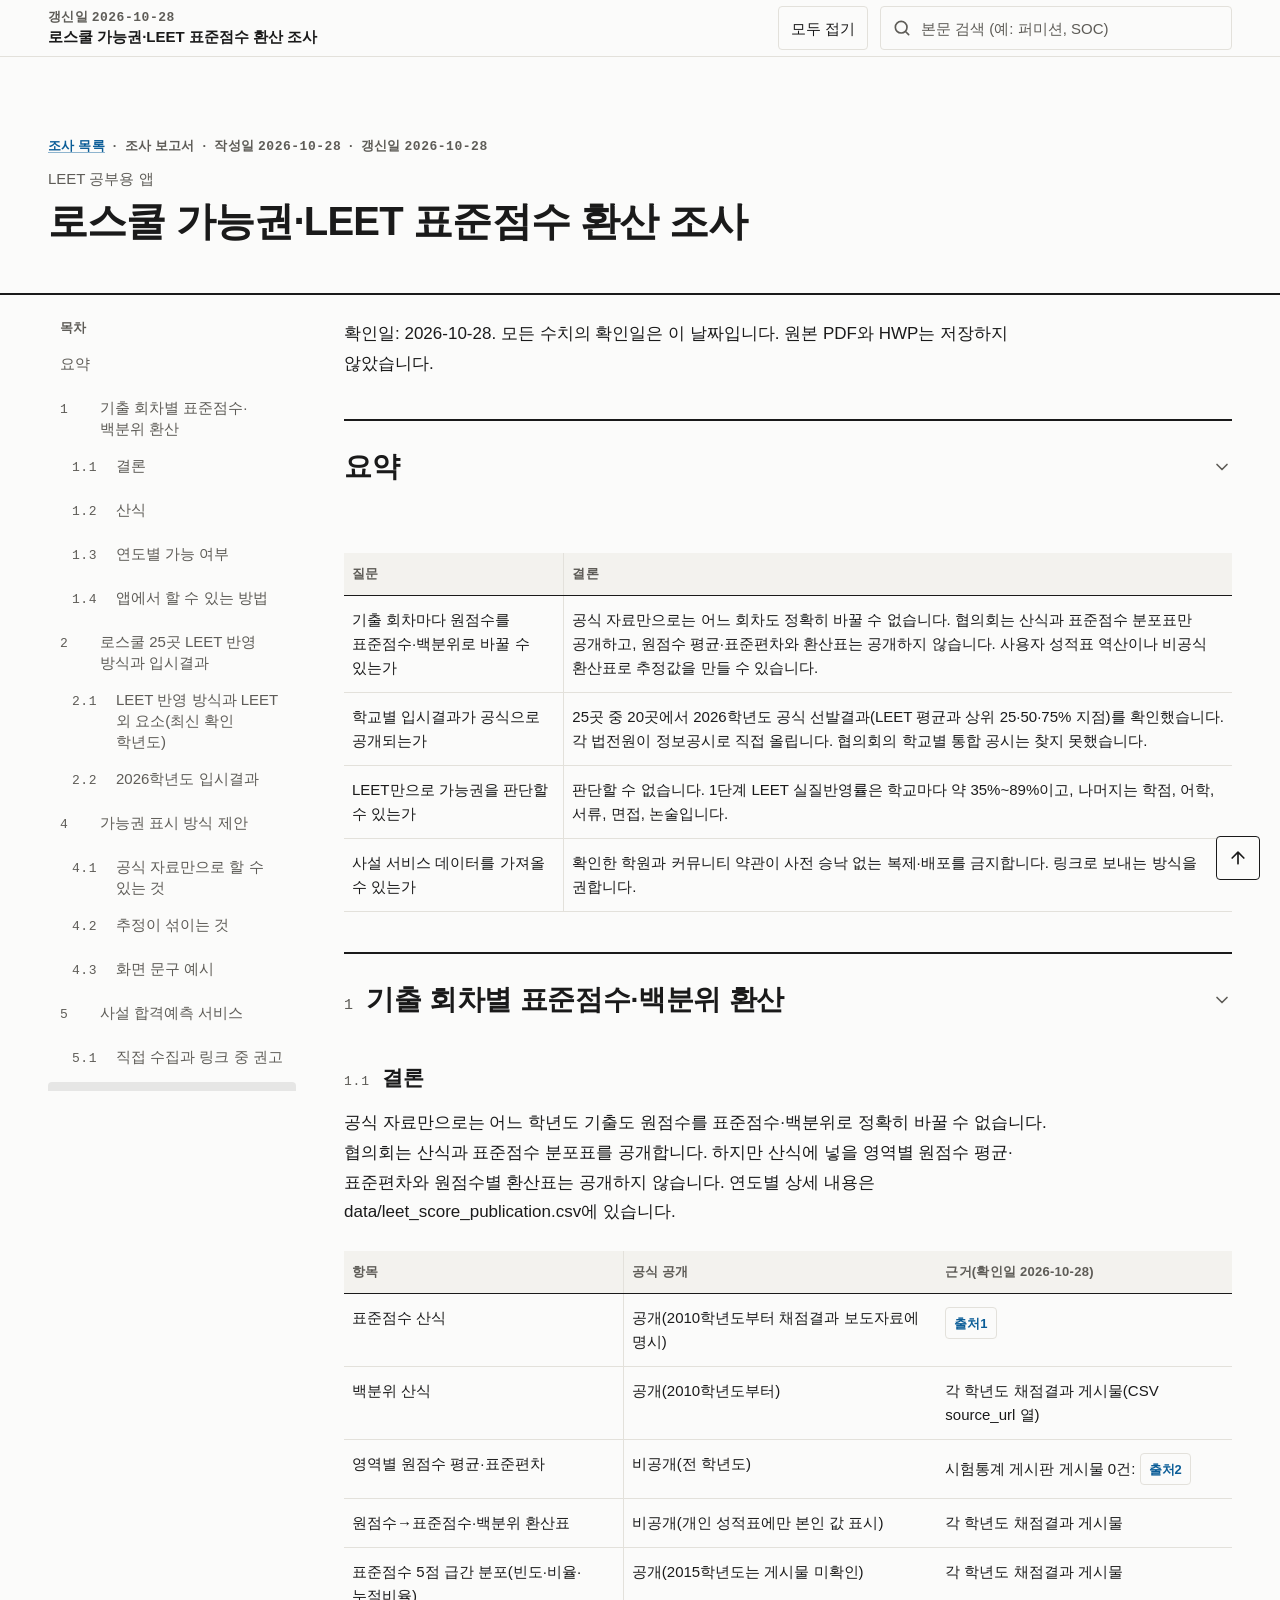
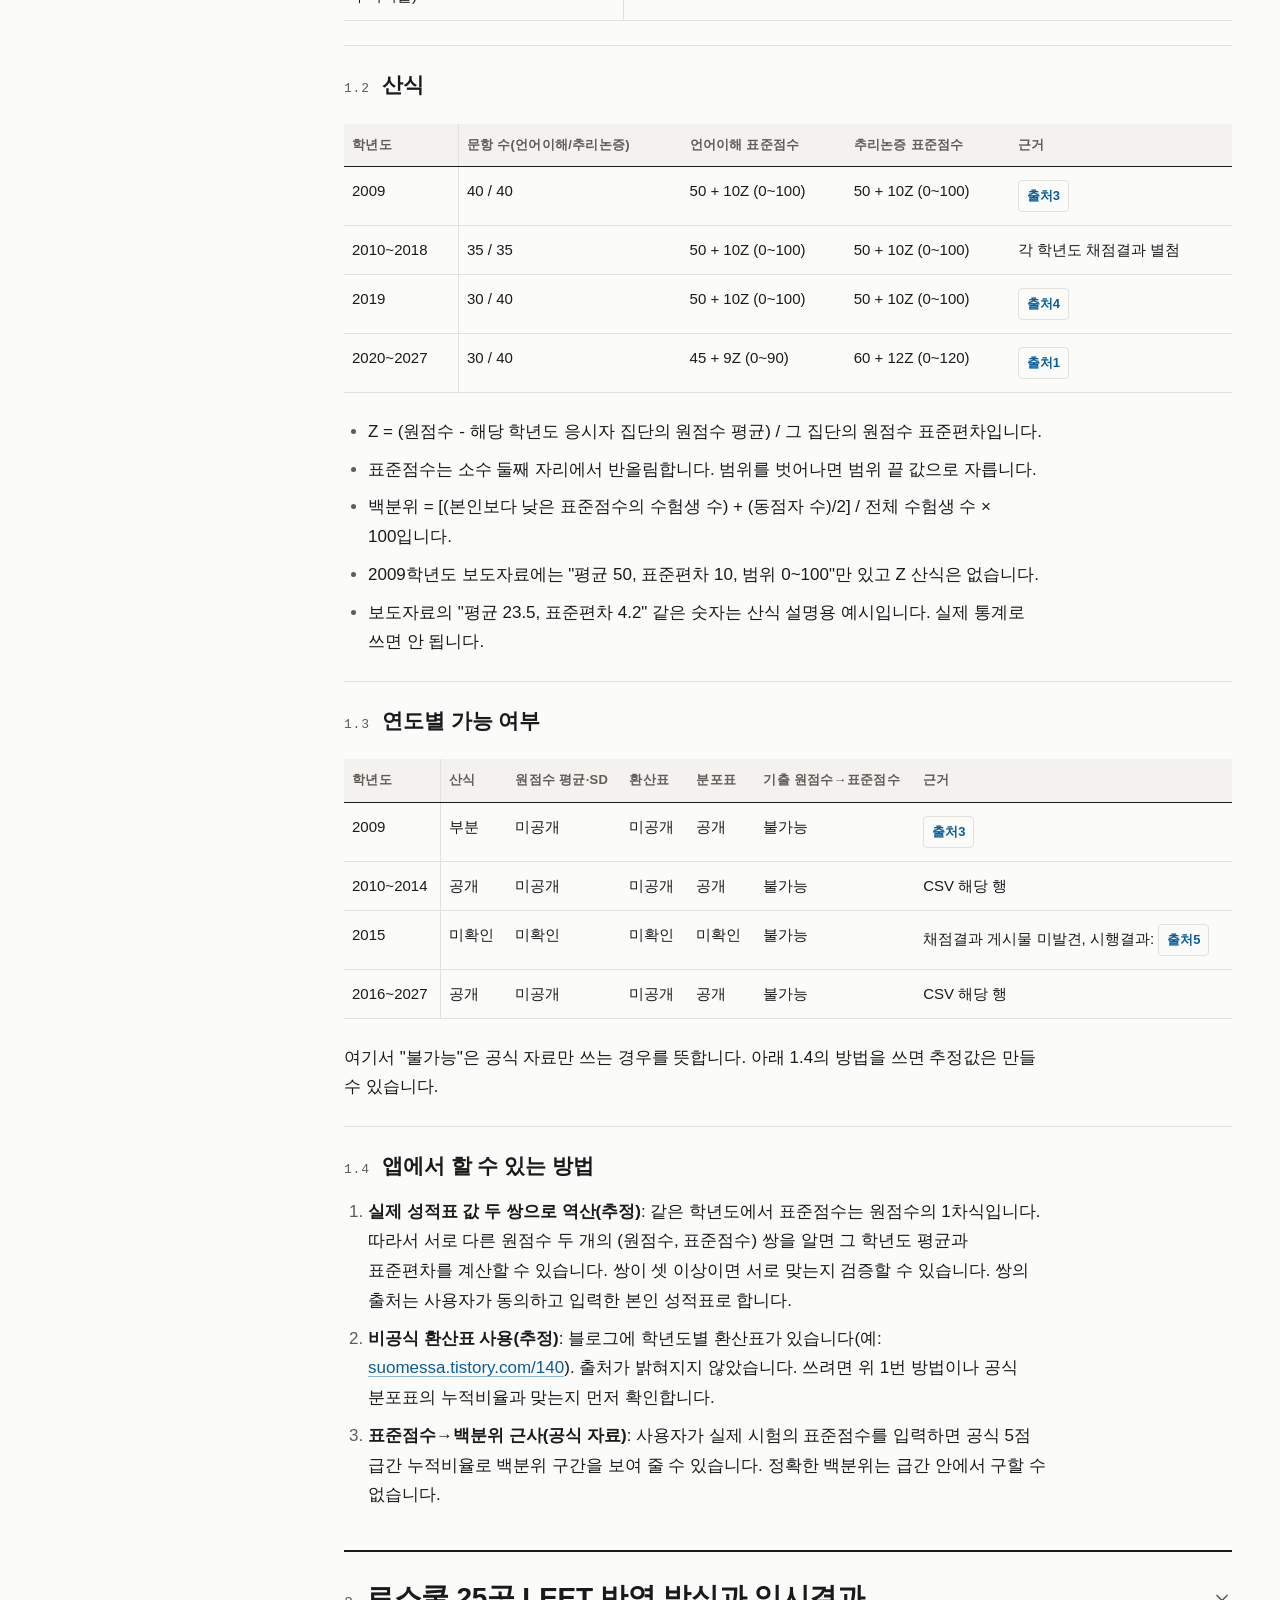
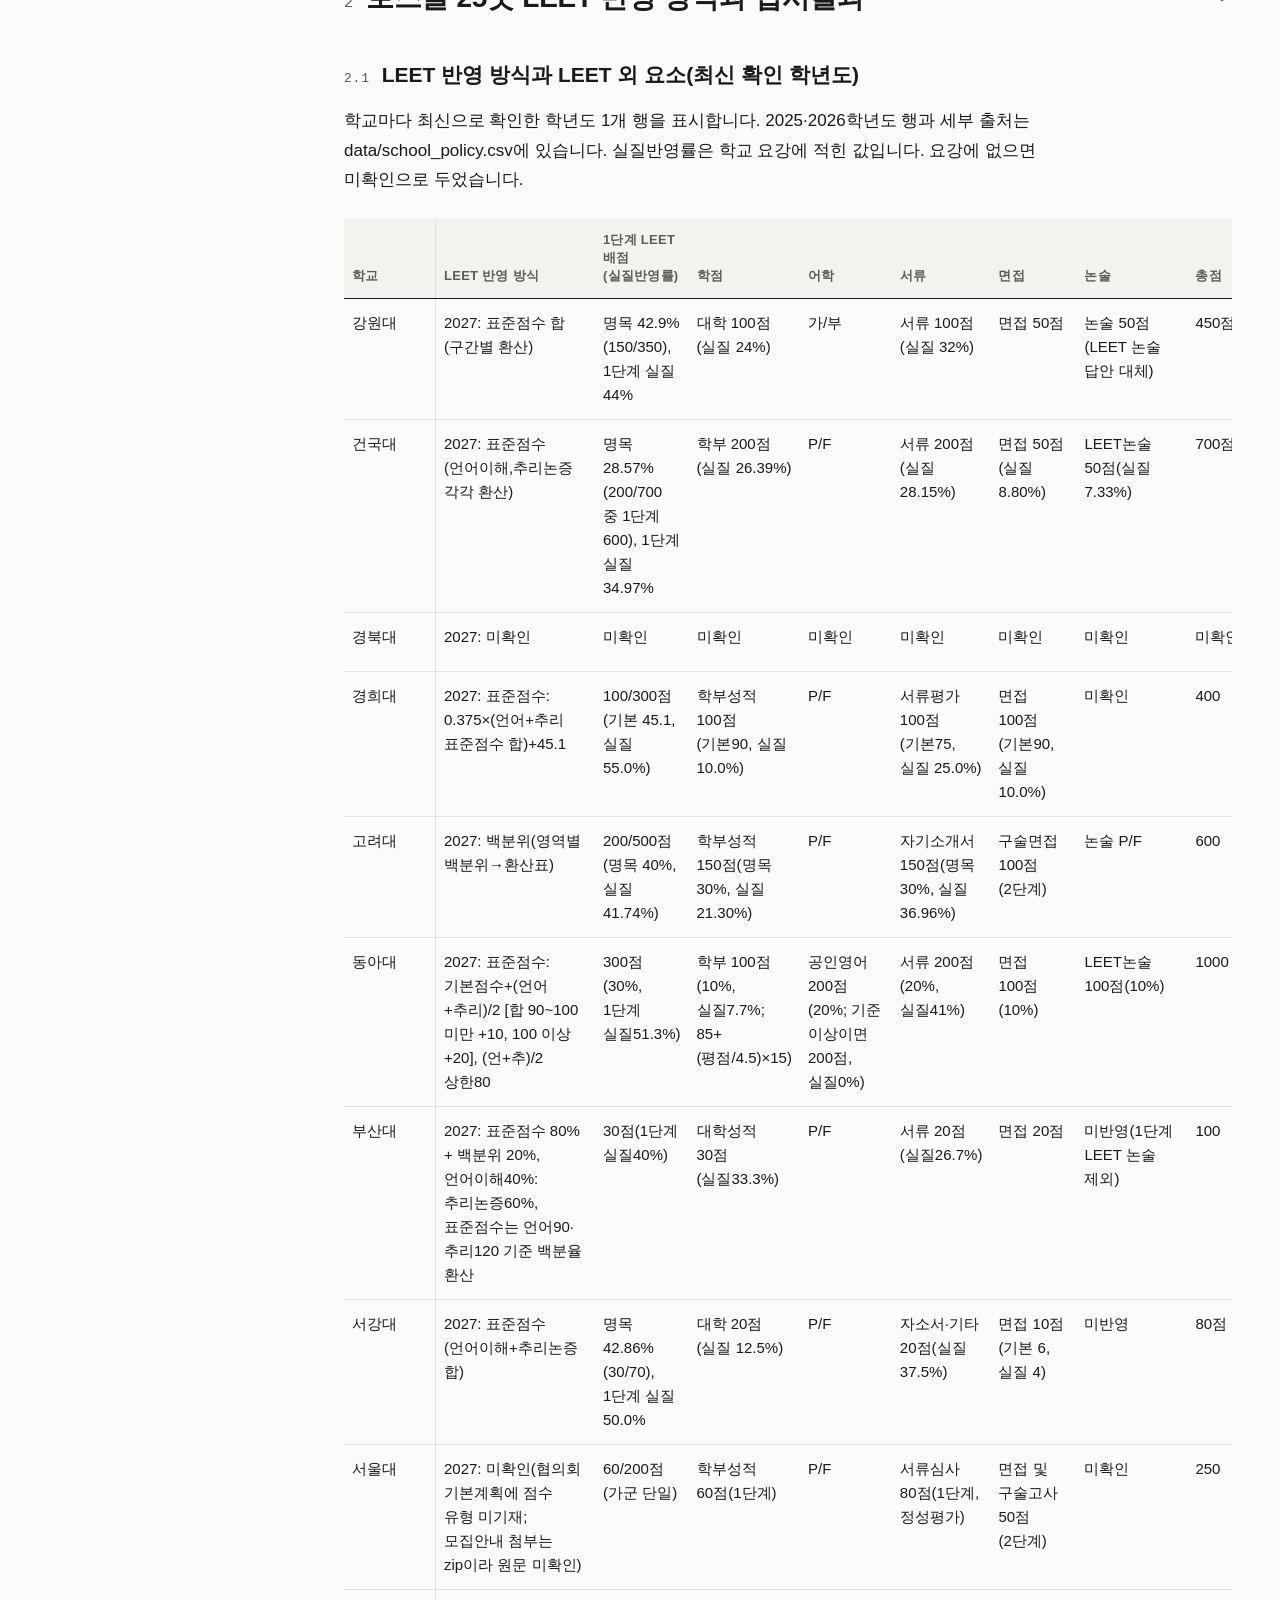
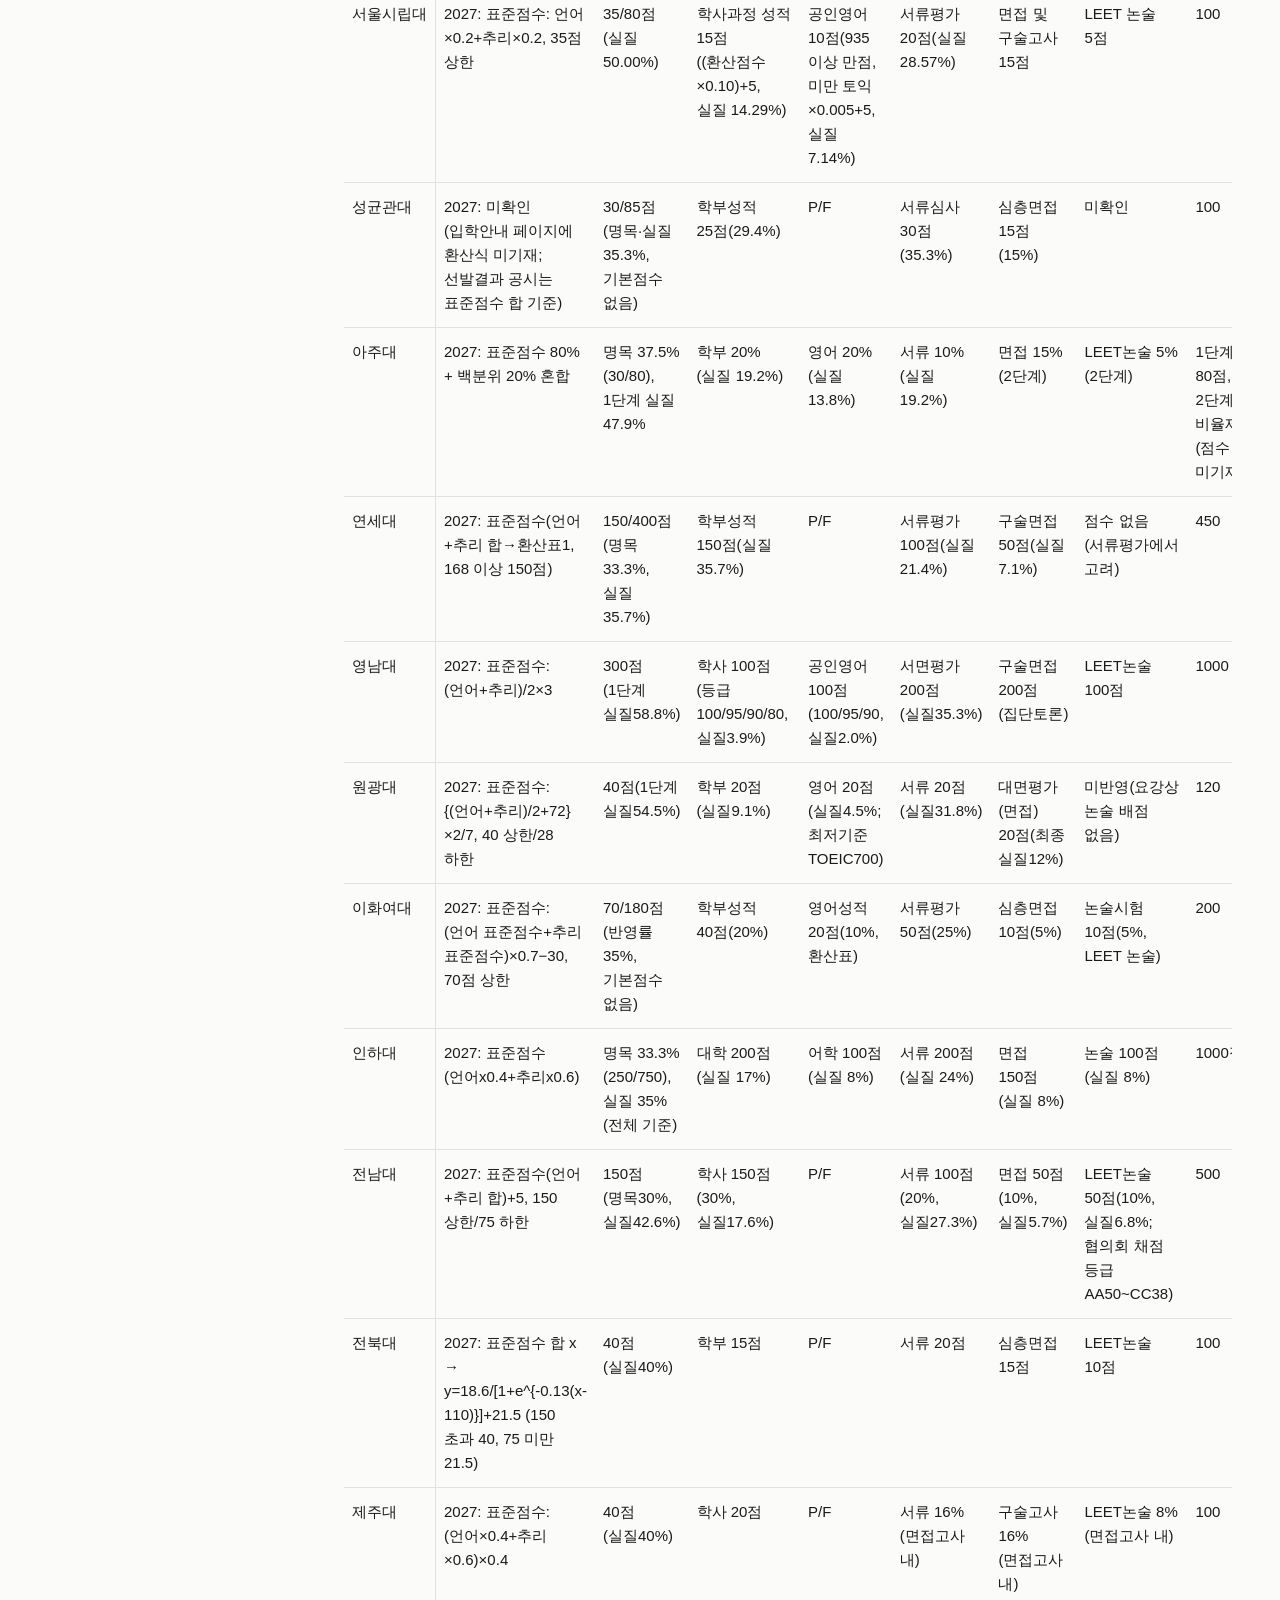
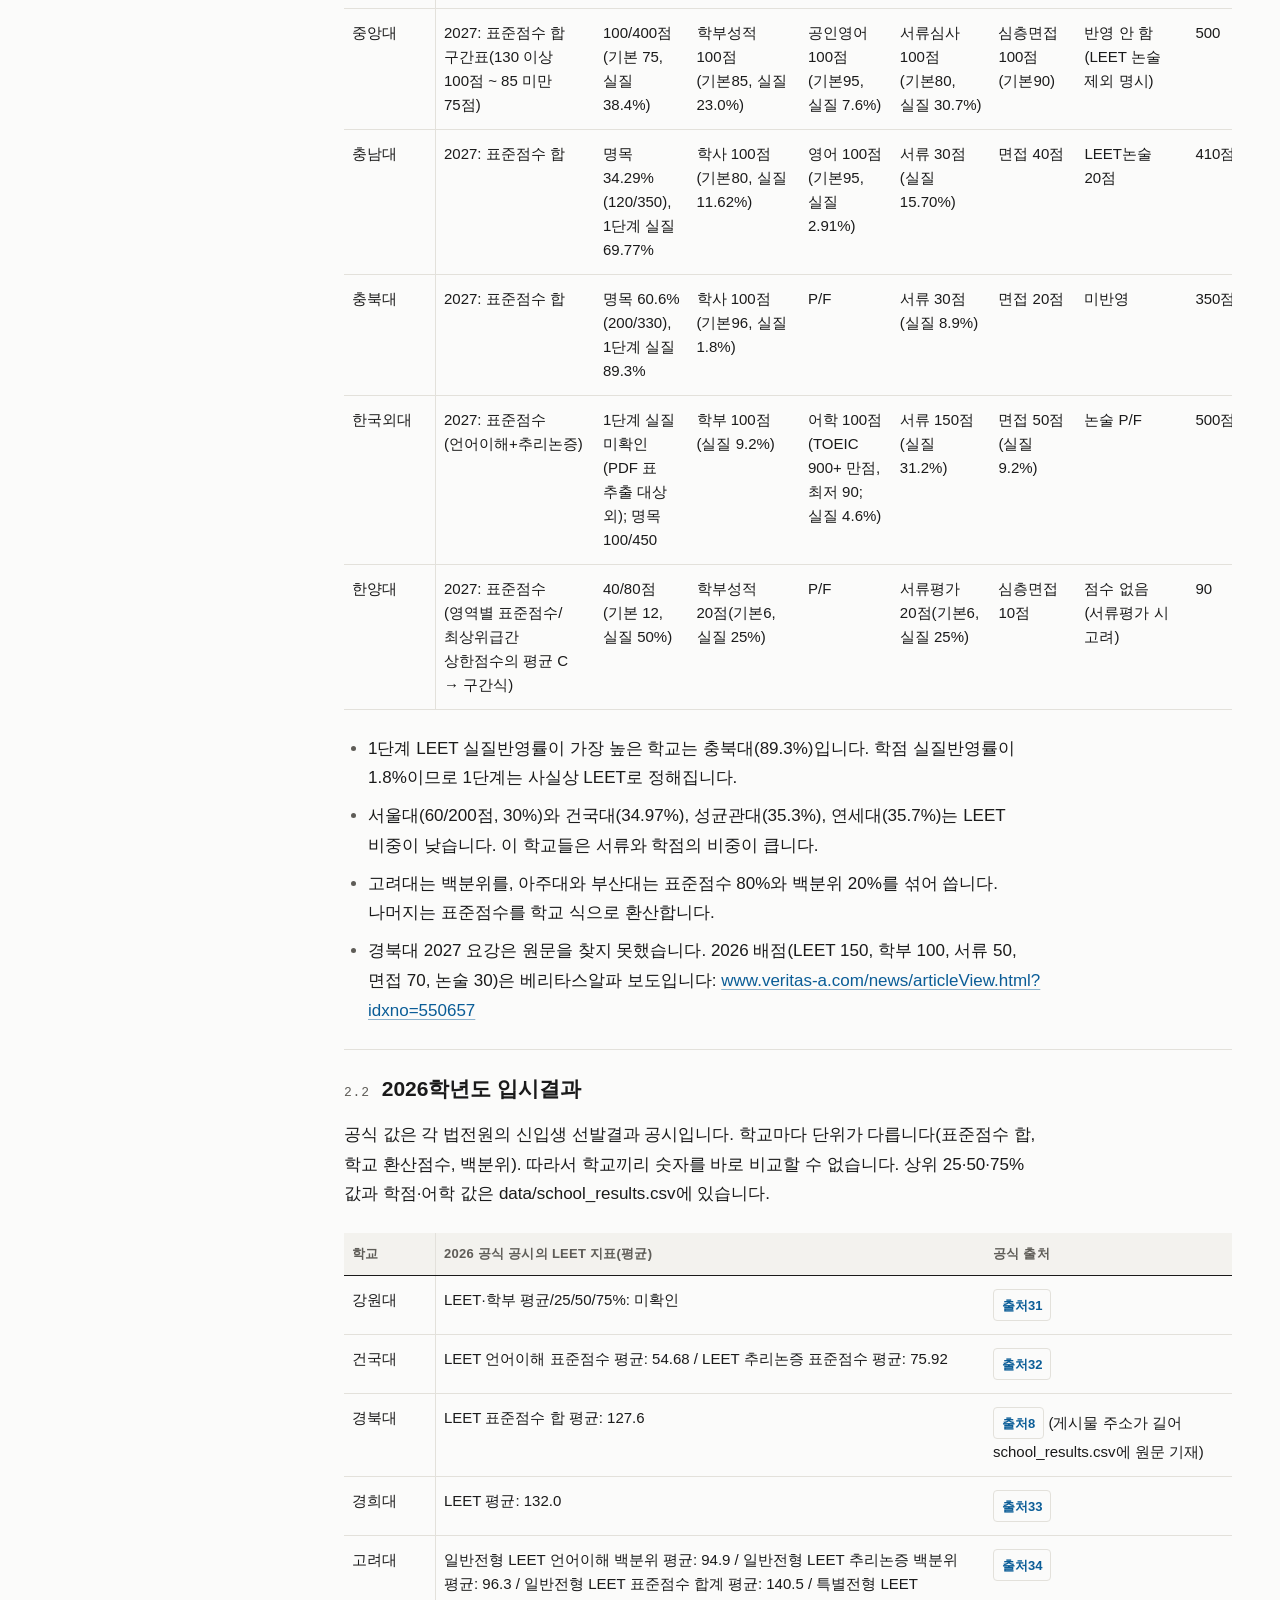
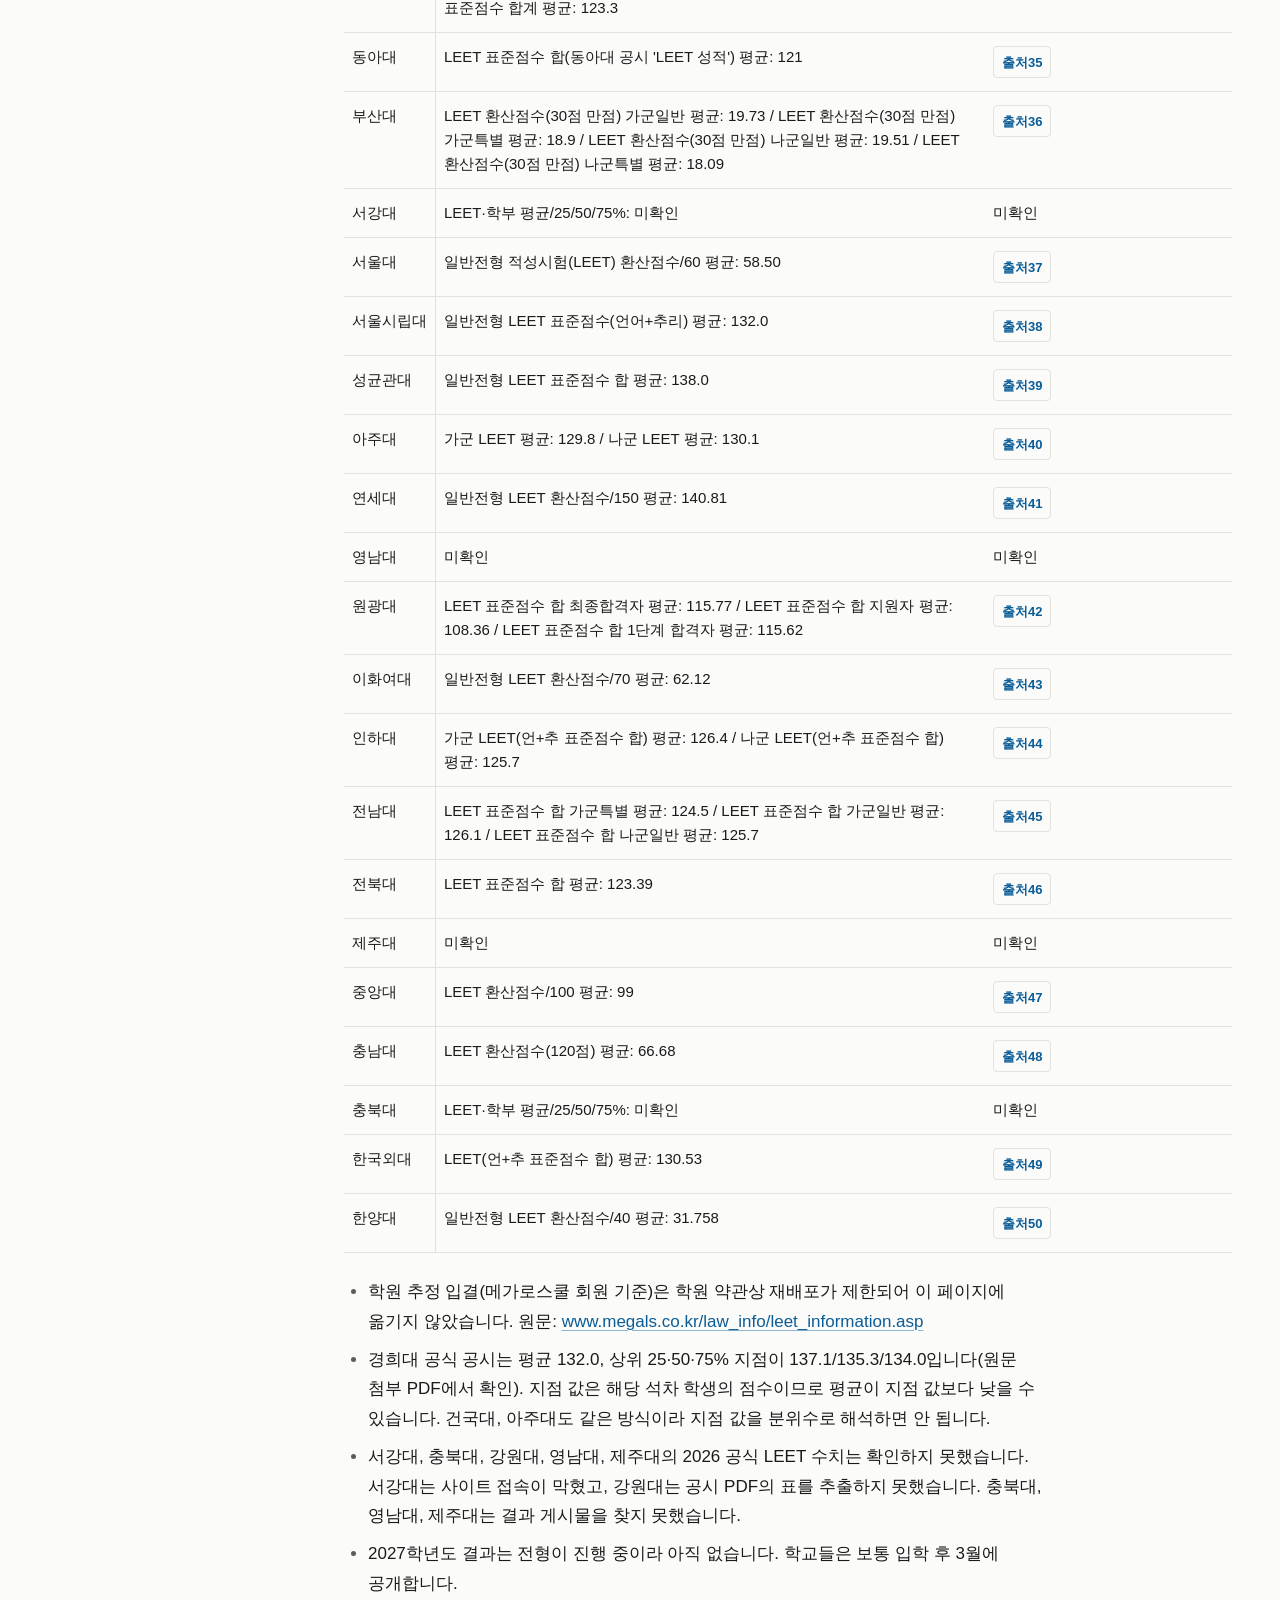
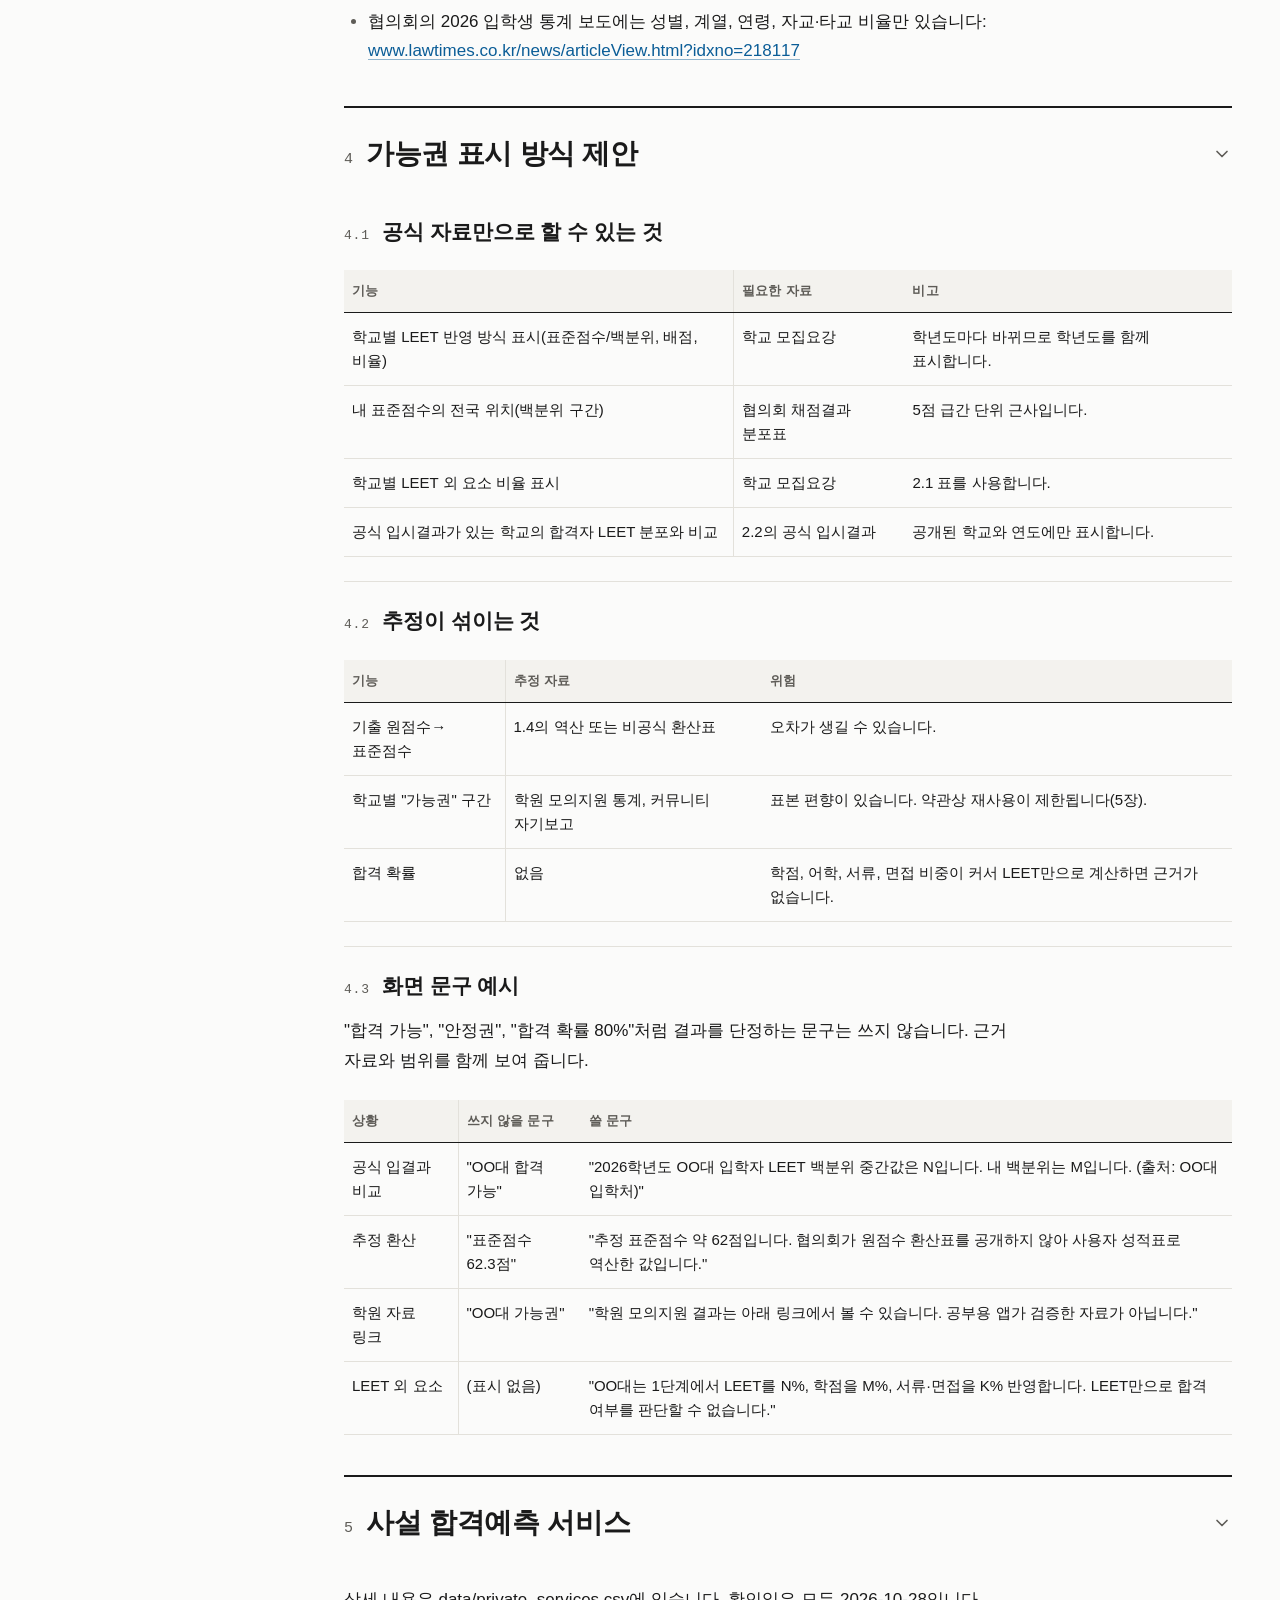
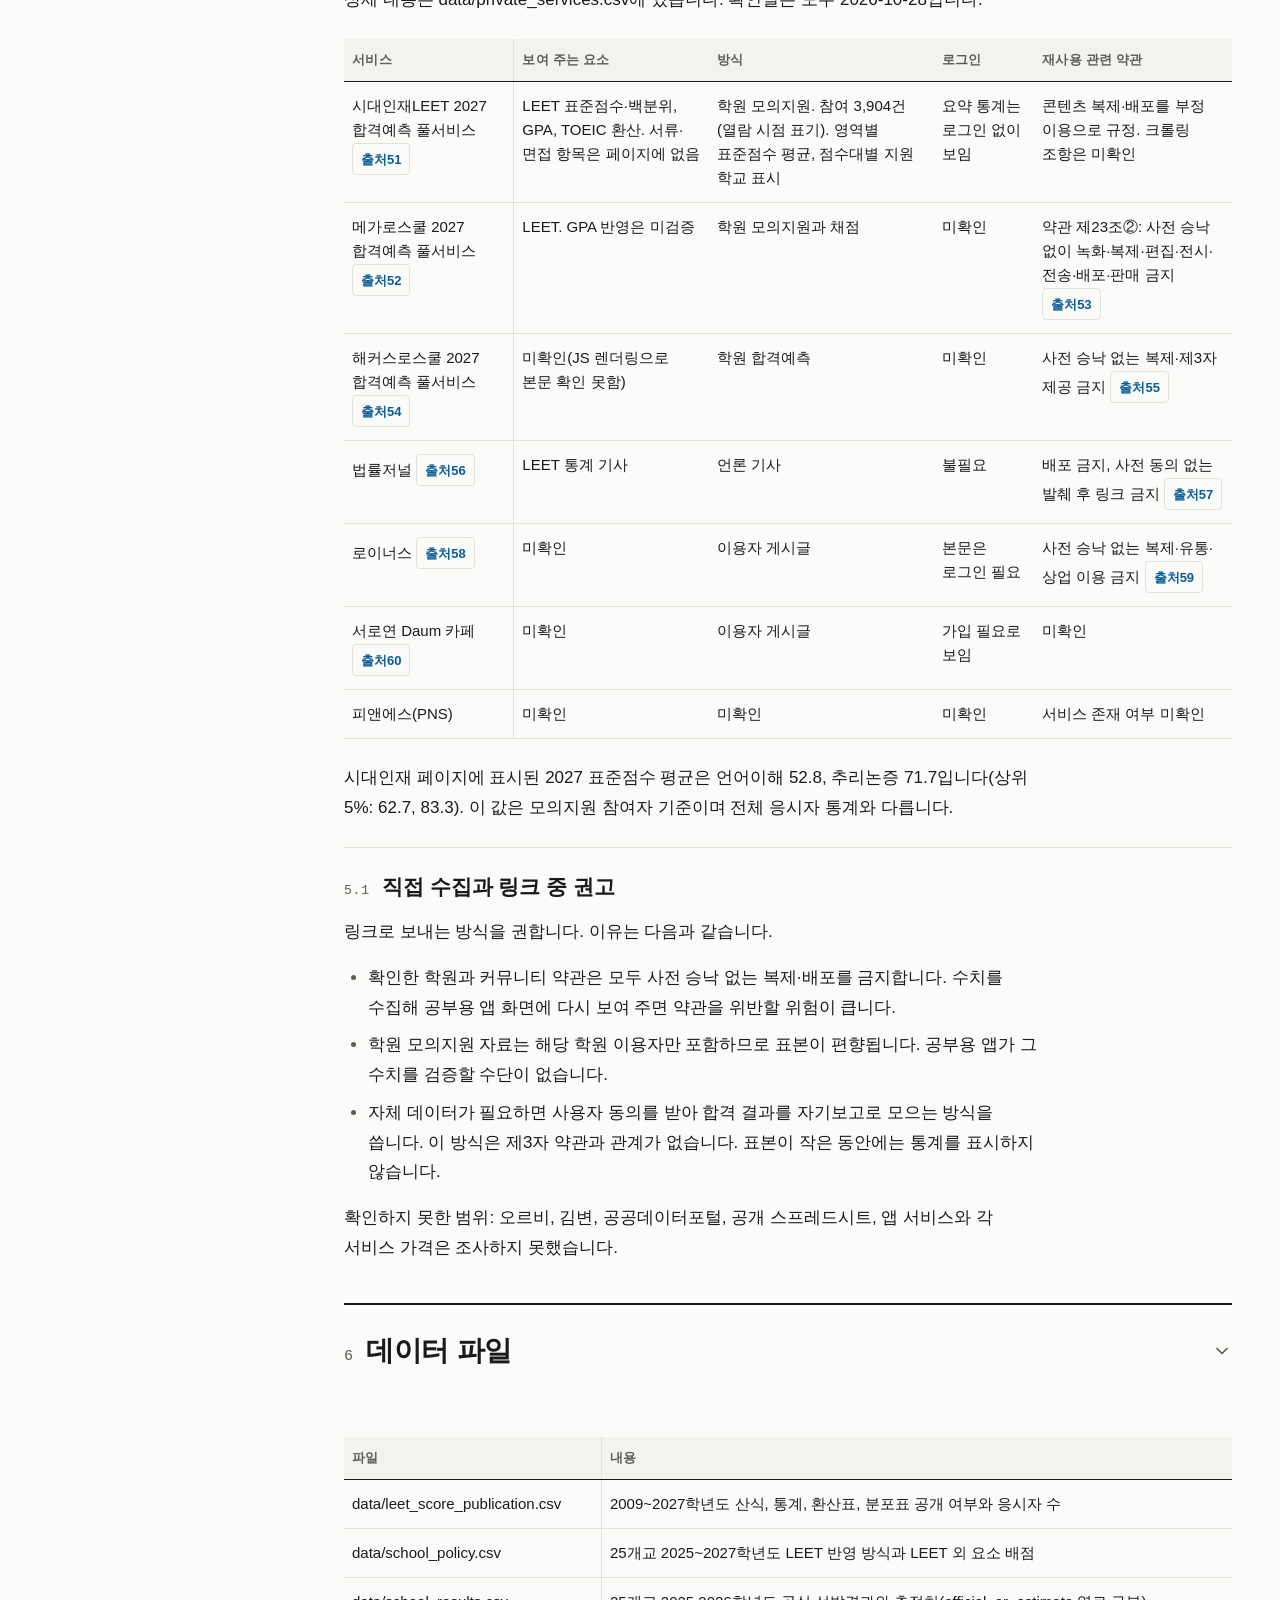
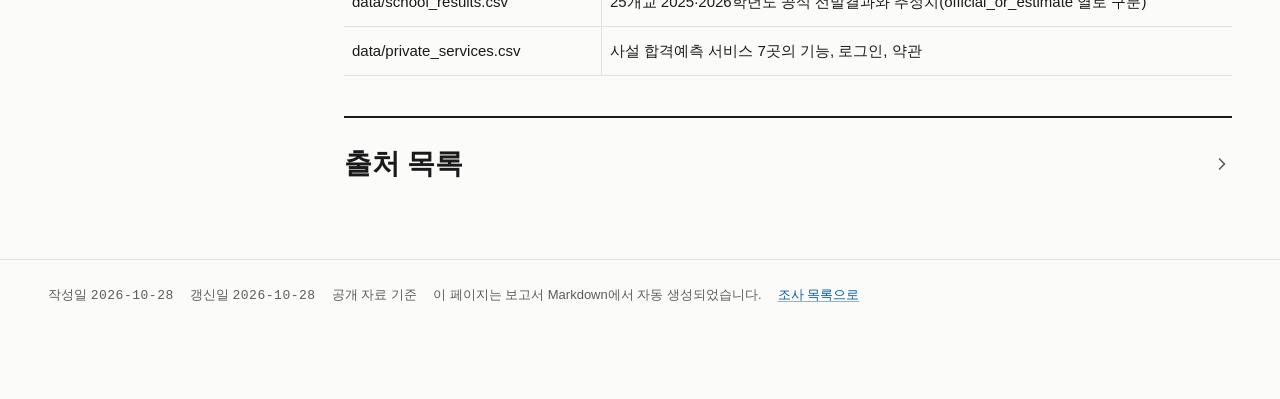
<file: docs/leet-admissions/index.html>
<!doctype html>
<html lang="ko">
<head>
<meta charset="utf-8">
<meta name="viewport" content="width=device-width, initial-scale=1">
<title>LEET 공부용 앱 · 로스쿨 가능권·LEET 표준점수 환산 조사</title>
<meta name="description" content="기출 회차별 표준점수 환산 가능 여부, 로스쿨 25곳의 LEET 반영 방식과 공식 입시결과, 사설 합격예측 서비스를 정리했습니다.">
<meta name="color-scheme" content="light dark">
<meta name="theme-color" media="(prefers-color-scheme: light)" content="#FBFBFA">
<meta name="theme-color" media="(prefers-color-scheme: dark)" content="#131312">
<meta property="og:title" content="LEET 공부용 앱 · 로스쿨 가능권·LEET 표준점수 환산 조사">
<meta property="og:description" content="기출 회차별 표준점수 환산 가능 여부, 로스쿨 25곳의 LEET 반영 방식과 공식 입시결과, 사설 합격예측 서비스를 정리했습니다.">
<meta property="og:type" content="article">
<meta property="og:locale" content="ko_KR">
<link rel="icon" href="data:image/svg+xml,%3Csvg xmlns='http://www.w3.org/2000/svg' viewBox='0 0 32 32'%3E%3Crect width='32' height='32' fill='%231A1A1A'/%3E%3Cpath d='M8 9h16M8 16h16M8 23h10' stroke='%23FBFBFA' stroke-width='3' stroke-linecap='round'/%3E%3C/svg%3E">
<script>(function(){var d=document.documentElement;d.className+=" js";try{if(!matchMedia("(min-width: 60em)").matches){d.className+=" m-collapse"}}catch(e){}})();</script>
<style>
:root{color-scheme:light dark;--canvas:#FBFBFA;--surface:#F3F2EE;--ink:#1A1A1A;--ink-2:#5E5C57;--ink-3:#8B8984;--hairline:#E3E1DB;--rule:#1A1A1A;--link:#0B5D97;--link-hover:#073E66;--ring:#0B5D97;--mark-bg:#FFE69C;--mark-ink:#1A1A1A;--wash-1:rgb(26 26 26 / .05);--wash-2:rgb(26 26 26 / .09);--ok-bg:#E9F2E7;--ok-ink:#2F6B3A;--part-bg:#FBF1D6;--part-ink:#8A5A00;--no-bg:#FCE9E8;--no-ink:#9C2E2C;--unk-bg:#EEEDE8;--unk-ink:#55534E;--scrim:rgb(26 26 26 / .35);--font-sans:-apple-system,BlinkMacSystemFont,"Apple SD Gothic Neo",Pretendard,"Noto Sans KR","Noto Sans CJK KR","Malgun Gothic","Segoe UI",sans-serif;--font-mono:ui-monospace,"SF Mono",Menlo,Consolas,"Liberation Mono","DejaVu Sans Mono",monospace;--fs-display:clamp(1.75rem,1.2rem + 2.2vw,2.5rem);--fs-h2:clamp(1.375rem,1.15rem + 1vw,1.75rem);--fs-h3:clamp(1.125rem,1.05rem + .4vw,1.3125rem);--fs-body:1.0625rem;--fs-table:.9375rem;--fs-ui:.9375rem;--fs-small:.8125rem;--lh-body:1.75;--lh-table:1.6;--lh-head:1.3;--lh-tight:1.2;--s-1:4px;--s-2:8px;--s-3:12px;--s-4:16px;--s-5:20px;--s-6:24px;--s-8:32px;--s-10:40px;--s-12:48px;--s-16:64px;--s-20:80px;--container:80rem;--gutter:clamp(1.25rem,4vw,3rem);--sidebar:15.5rem;--col-gap:var(--s-12);--measure:44rem;--header-h:3.5rem;--control-h:2.75rem;--icon:1.25rem;--r-ctl:4px;--r-pill:999px;--t-micro:120ms;--t-std:200ms;--ease:cubic-bezier(.2,0,0,1);--z-header:30;--z-totop:20}@media (prefers-color-scheme:dark){:root{--canvas:#131312;--surface:#1C1C1A;--ink:#ECEAE4;--ink-2:#A8A69F;--ink-3:#7C7A74;--hairline:#2A2927;--rule:#ECEAE4;--link:#7CBCEC;--link-hover:#AAD6F7;--ring:#7CBCEC;--mark-bg:#5E4C14;--mark-ink:#FFF3CF;--wash-1:rgb(236 234 228 / .07);--wash-2:rgb(236 234 228 / .12);--ok-bg:#1B2B1E;--ok-ink:#A3D9A8;--part-bg:#2D2712;--part-ink:#E5BD55;--no-bg:#34201F;--no-ink:#F2A19E;--unk-bg:#2A2926;--unk-ink:#B9B7B0;--scrim:rgb(0 0 0 / .55)}}*,*::before,*::after{box-sizing:border-box}html{scroll-behavior:smooth;scroll-padding-top:calc(var(--header-h) + var(--s-4));-webkit-text-size-adjust:100%;text-size-adjust:100%}body{margin:0;background:var(--canvas);color:var(--ink);font:400 var(--fs-body) / var(--lh-body) var(--font-sans);word-break:keep-all;overflow-wrap:break-word;-webkit-font-smoothing:antialiased;text-rendering:optimizeLegibility}html.sheet-open{overflow:hidden}[hidden]{display:none !important}.mono{font-family:var(--font-mono);letter-spacing:.04em}:focus-visible{outline:2px solid var(--ring);outline-offset:2px}a{color:var(--link);text-decoration:underline;text-decoration-thickness:1px;text-underline-offset:.15em;text-decoration-color:color-mix(in srgb,var(--link) 45%,transparent);transition:color var(--t-micro) var(--ease),text-decoration-color var(--t-micro) var(--ease)}a:hover{color:var(--link-hover);text-decoration-color:currentColor}svg{display:block}.sr-only{position:absolute !important;width:1px;height:1px;padding:0;margin:-1px;overflow:hidden;clip:rect(0 0 0 0);clip-path:inset(50%);white-space:nowrap;border:0}html:not(.js) .js-only{display:none !important}.skip{position:absolute;top:var(--s-2);left:var(--s-2);z-index:calc(var(--z-header) + 1);padding:var(--s-3) var(--s-4);background:var(--ink);color:var(--canvas);border-radius:var(--r-ctl);text-decoration:none;font-weight:600;transform:translateY(-200%)}.skip:focus-visible{transform:none;outline-color:var(--ring)}.btn{display:inline-flex;align-items:center;justify-content:center;gap:var(--s-1);min-height:var(--control-h);min-width:var(--control-h);padding:0 var(--s-3);border:1px solid transparent;border-radius:var(--r-ctl);background:transparent;color:var(--ink);font:500 var(--fs-ui) / 1 var(--font-sans);cursor:pointer;text-decoration:none;white-space:nowrap;transition:background-color var(--t-micro) var(--ease)}.btn:hover{background:var(--wash-1)}.btn:active{background:var(--wash-2)}.btn--outline{border-color:var(--hairline)}.btn--icon{padding:0}.btn svg{width:var(--icon);height:var(--icon);flex:none}.hdr{position:sticky;top:0;z-index:var(--z-header);background:var(--canvas);border-bottom:1px solid var(--hairline)}.hdr__in{max-width:var(--container);margin:0 auto;padding:var(--s-1) var(--gutter);min-height:var(--header-h);display:flex;flex-wrap:wrap;align-items:center;gap:var(--s-1)}.brand{display:flex;flex-direction:column;justify-content:center;min-width:0;flex:1 1 0;min-height:var(--control-h);color:inherit;text-decoration:none;border-radius:var(--r-ctl)}.brand:hover{color:inherit}.brand__kicker{display:none;font-size:var(--fs-small);font-weight:600;line-height:1.3;letter-spacing:.02em;color:var(--ink-2);white-space:nowrap}.btn--all .btn__label{display:none}.btn--all[data-action="open"] .ico--close,.btn--all[data-action="close"] .ico--open{display:none}.hdr .btn--outline{border-color:transparent}.brand__title{font-size:var(--fs-ui);font-weight:600;line-height:1.3;white-space:nowrap;overflow:hidden;text-overflow:ellipsis}.srch{flex:1 1 100%;order:10;display:none;margin:0;padding-bottom:var(--s-2)}.hdr.search-open .srch{display:block}.srch__box{position:relative;display:flex;align-items:center}.srch__icon{position:absolute;left:var(--s-3);width:var(--icon);height:var(--icon);color:var(--ink-2);pointer-events:none}.srch input{width:100%;height:var(--control-h);margin:0;padding:0 var(--control-h) 0 calc(var(--s-3) + var(--icon) + var(--s-2));border:1px solid var(--hairline);border-radius:var(--r-ctl);background:var(--canvas);color:var(--ink);font:400 var(--fs-ui) / 1 var(--font-sans);-webkit-appearance:none;appearance:none}.srch input::placeholder{color:var(--ink-2);opacity:1}.srch input::-webkit-search-cancel-button,.srch input::-webkit-search-decoration{-webkit-appearance:none;appearance:none}.srch__clear{position:absolute;right:2px;top:2px;min-height:calc(var(--control-h) - 4px);min-width:calc(var(--control-h) - 4px);color:var(--ink-2)}.status{max-width:var(--container);margin:0 auto;padding:var(--s-2) var(--gutter);display:flex;flex-wrap:wrap;align-items:center;gap:var(--s-2) var(--s-3);background:var(--surface);border-top:1px solid var(--hairline);color:var(--ink-2);font-size:var(--fs-small);font-weight:500;line-height:1.4}.status[hidden]{display:none}.status strong{color:var(--ink);font-weight:600}.status .btn{min-height:2rem;padding:0 var(--s-2);font-size:var(--fs-small);color:var(--link)}@media (min-width:60em){.hdr__in{flex-wrap:nowrap;gap:var(--s-3)}.btn--toc,.btn--search{display:none}.brand__kicker{display:block}.btn--all svg{display:none}.btn--all .btn__label{display:inline}.hdr .btn--outline{border-color:var(--hairline)}.srch{display:block;flex:0 1 22rem;order:0;padding-bottom:0}}.hero{max-width:var(--container);margin:0 auto;padding:var(--s-10) var(--gutter) var(--s-8);border-bottom:2px solid var(--rule)}.kicker{margin:0 0 var(--s-3);font-size:var(--fs-small);font-weight:600;line-height:1.4;letter-spacing:.02em;color:var(--ink-2)}.kicker__sep{margin:0 var(--s-1)}.hero h1{margin:0;display:flex;flex-direction:column;gap:var(--s-2);max-width:var(--measure)}.hero__sup{font:500 var(--fs-ui) / 1.4 var(--font-sans);color:var(--ink-2)}.hero__sep{display:none}.hero__main{font-size:var(--fs-display);font-weight:700;line-height:var(--lh-tight);letter-spacing:-.02em}@media (min-width:60em){.hero{padding-top:var(--s-20);padding-bottom:var(--s-12)}}.layout{max-width:var(--container);margin:0 auto;padding:0 var(--gutter)}.side{display:none}.doc{min-width:0;padding-bottom:var(--s-16)}@media (min-width:60em){.layout{display:grid;grid-template-columns:var(--sidebar) minmax(0,1fr);gap:var(--col-gap);align-items:start}.side{display:block;position:sticky;top:calc(var(--header-h) + var(--s-6));max-height:calc(100dvh - var(--header-h) - var(--s-12));overflow-y:auto;padding:var(--s-6) 0 var(--s-6);scrollbar-width:thin}}.side__title{margin:0 0 var(--s-2);padding:0 var(--s-3);font-size:var(--fs-small);font-weight:600;line-height:1.4;letter-spacing:.02em;color:var(--ink-2)}.toc,.toc ol{list-style:none;margin:0;padding:0}.toc a{display:flex;align-items:baseline;gap:var(--s-2);min-height:var(--control-h);padding:var(--s-2) var(--s-3);border-radius:var(--r-ctl);color:var(--ink-2);font-size:var(--fs-ui);font-weight:500;line-height:1.4;text-decoration:none;transition:background-color var(--t-micro) var(--ease),color var(--t-micro) var(--ease)}.toc a:hover{background:var(--wash-1);color:var(--ink)}.toc a[aria-current="true"]{background:var(--wash-2);color:var(--ink);font-weight:600}.toc__num{flex:none;min-width:2rem;font:500 var(--fs-small) / 1.4 var(--font-mono);letter-spacing:.04em}.toc__sub a{padding-left:var(--s-6)}.toc__sub .toc__num{min-width:2.25rem}.sec{border-top:2px solid var(--rule);margin-top:var(--s-10);padding-top:var(--s-4)}.doc>.sec:first-child{border-top:0;margin-top:0;padding-top:var(--s-6)}.sec__h{margin:0;font-size:var(--fs-h2);font-weight:700;line-height:var(--lh-head);letter-spacing:-.01em}.sec__btn{display:flex;align-items:baseline;gap:var(--s-3);width:calc(100% + 2 * var(--s-2));margin:0 calc(-1 * var(--s-2));padding:var(--s-3) var(--s-2);border:0;border-radius:var(--r-ctl);background:transparent;color:inherit;font:inherit;letter-spacing:inherit;text-align:left;cursor:pointer;-webkit-appearance:none;appearance:none;transition:background-color var(--t-micro) var(--ease)}.sec__btn:hover{background:var(--wash-1)}.sec__btn:active{background:var(--wash-2)}.num{flex:none;font:500 var(--fs-ui) / 1 var(--font-mono);letter-spacing:.06em;color:var(--ink-2)}.ttl{flex:1 1 auto;min-width:0}.chev{flex:none;align-self:center;width:var(--icon);height:var(--icon);color:var(--ink-2);transition:transform var(--t-micro) var(--ease)}.sec__btn[aria-expanded="false"] .chev{transform:rotate(-90deg)}.sec__body{padding-top:var(--s-2)}.sec__body.is-entering{animation:fade-in var(--t-micro) var(--ease) both}@keyframes fade-in{from{opacity:0}to{opacity:1}}.js:not(.is-ready).m-collapse .doc>.sec ~ .sec>.sec__body,.js:not(.is-ready) .sec[data-default="closed"]>.sec__body{display:none}.blk{padding-top:var(--s-6)}.blk + .blk{border-top:1px solid var(--hairline);margin-top:var(--s-6)}.blk__h{display:flex;align-items:baseline;gap:var(--s-3);margin:0 0 var(--s-4);font-size:var(--fs-h3);font-weight:600;line-height:1.4}.blk__h .num{font-size:var(--fs-small)}.doc p,.doc ul,.doc ol:not(.srcs){max-width:var(--measure)}.doc p{margin:0 0 var(--s-4)}.doc ul,.doc ol{margin:0 0 var(--s-4);padding-left:var(--s-6)}.doc li{margin-bottom:var(--s-2)}.doc li::marker{color:var(--ink-2)}.doc>.blk>:last-child,.sec__body>.blk>:last-child{margin-bottom:0}code{font-family:var(--font-mono);font-size:.92em;letter-spacing:-.01em;background:var(--surface);padding:0 var(--s-1);border-radius:var(--r-ctl);overflow-wrap:anywhere}mark{background:var(--mark-bg);color:var(--mark-ink);border-radius:var(--r-ctl);padding:0 1px}.url{overflow-wrap:anywhere}.src{display:inline-flex;align-items:center;min-height:2rem;margin:1px 0;padding:0 var(--s-2);border:1px solid var(--hairline);border-radius:var(--r-ctl);font-size:var(--fs-small);font-weight:600;line-height:1;text-decoration:none;white-space:nowrap;transition:background-color var(--t-micro) var(--ease),color var(--t-micro) var(--ease)}.src:hover{background:var(--wash-1);text-decoration:underline}.src + .src{margin-left:var(--s-1)}.tbl{margin:var(--s-6) 0}.tbl__scroll{overflow-x:auto;scrollbar-width:thin}.tbl__scroll:focus-visible{outline-offset:4px}table{border-collapse:collapse;width:100%;font-size:var(--fs-table);line-height:var(--lh-table)}th,td{padding:var(--s-3) var(--s-2);text-align:left;vertical-align:top;border-bottom:1px solid var(--hairline);overflow-wrap:break-word}.tbl--scroll th:first-child,.tbl--scroll td:first-child{position:sticky;left:0;background:var(--canvas);border-right:1px solid var(--hairline)}.tbl--scroll thead th:first-child{background:var(--surface)}thead th{background:var(--surface);color:var(--ink-2);font-size:var(--fs-small);font-weight:600;letter-spacing:.02em;line-height:1.4;vertical-align:bottom;border-bottom:1px solid var(--rule)}td code{font-size:.9em}@media (min-width:48em){th,td{min-width:4rem}td code,th code{overflow-wrap:break-word}.tbl--cards th:first-child,.tbl--cards td:first-child{position:sticky;left:0;background:var(--canvas);border-right:1px solid var(--hairline)}.tbl--cards thead th:first-child{background:var(--surface)}}.pill{display:inline-flex;align-items:center;min-height:1.5rem;padding:var(--s-1) var(--s-3);border-radius:var(--r-pill);font-size:var(--fs-small);font-weight:600;line-height:1.3}.pill--ok{background:var(--ok-bg);color:var(--ok-ink)}.pill--part{background:var(--part-bg);color:var(--part-ink)}.pill--no{background:var(--no-bg);color:var(--no-ink)}.pill--unk{background:var(--unk-bg);color:var(--unk-ink)}.pill__note{display:block;margin-top:var(--s-1);color:var(--ink-2);font-size:var(--fs-small);line-height:1.4}@media (max-width:47.99em){.tbl--scroll th,.tbl--scroll td{min-width:5.5rem}.tbl--cards table,.tbl--cards tbody,.tbl--cards tr,.tbl--cards td{display:block}.tbl--cards thead{position:absolute;width:1px;height:1px;overflow:hidden;clip:rect(0 0 0 0);clip-path:inset(50%);white-space:nowrap}.tbl--cards tr{padding:var(--s-4) 0 var(--s-5);border-bottom:1px solid var(--hairline)}.tbl--cards tr:first-child{border-top:1px solid var(--rule)}.tbl--cards td{display:grid;grid-template-columns:minmax(5.5rem,28%) minmax(0,1fr);gap:var(--s-1) var(--s-3);padding:var(--s-1) 0;border:0}.tbl--cards td::before{content:attr(data-label);color:var(--ink-2);font-size:var(--fs-small);font-weight:600;line-height:var(--lh-table)}.tbl--cards td:first-child{display:block;margin-bottom:var(--s-2);font-size:var(--fs-body);font-weight:600;line-height:1.4}.tbl--cards td:first-child::before{display:none}.tbl--cards .cell{display:block;min-width:0}.tbl--numbered td:first-child{margin-bottom:var(--s-1);font:500 var(--fs-small) / 1.4 var(--font-mono);letter-spacing:.04em;color:var(--ink-2)}.tbl--numbered td:nth-child(2){display:block;margin-bottom:var(--s-2);font-size:var(--fs-body);font-weight:600;line-height:1.4}.tbl--numbered td:nth-child(2)::before{display:none}}.srcs{margin:0;padding-left:var(--s-8);font-size:var(--fs-table);line-height:var(--lh-table)}.srcs li{margin-bottom:var(--s-2);overflow-wrap:anywhere}.srcs li::marker{font-family:var(--font-mono);color:var(--ink-2)}.layout--index{display:block}.idx{max-width:56rem;padding:var(--s-6) 0 var(--s-16)}.idx__list{list-style:none;margin:0;padding:0}.idx__item{padding:var(--s-5) 0;border-bottom:1px solid var(--hairline)}.idx__item:last-child{border-bottom:0}.idx__sup{margin:0 0 var(--s-1);font-size:var(--fs-small);font-weight:600;letter-spacing:.02em;color:var(--ink-2)}.idx__title{margin:0 0 var(--s-2);font-size:var(--fs-h3);font-weight:700;line-height:var(--lh-head)}.idx__title a{color:var(--ink);text-decoration-color:var(--hairline)}.idx__title a:hover{color:var(--link-hover);text-decoration-color:currentColor}.idx__title .pill{vertical-align:.15em;margin-left:var(--s-2)}.idx__sum{margin:0;max-width:var(--measure);color:var(--ink-2)}.idx__meta{margin:var(--s-2) 0 0;font-size:var(--fs-small);color:var(--ink-2)}.kicker__back{font-weight:600}.ftr{border-top:1px solid var(--hairline)}.ftr__in{max-width:var(--container);margin:0 auto;padding:var(--s-6) var(--gutter) calc(var(--s-12) + var(--control-h));display:flex;flex-wrap:wrap;gap:var(--s-2) var(--s-4);color:var(--ink-2);font-size:var(--fs-small);font-weight:500}.sheet{position:fixed;inset:var(--header-h) 0 auto 0;width:100%;max-width:none;max-height:calc(100dvh - var(--header-h) - var(--s-10));margin:0;padding:0;border:0;border-bottom:1px solid var(--hairline);border-radius:0 0 var(--r-ctl) var(--r-ctl);background:var(--canvas);color:var(--ink);overflow:hidden}.sheet[open]{display:flex;flex-direction:column}.sheet::backdrop{background:var(--scrim)}.sheet__head{display:flex;align-items:center;justify-content:space-between;gap:var(--s-2);padding:var(--s-2) var(--gutter);border-bottom:1px solid var(--hairline)}.sheet__title{margin:0;font-size:var(--fs-ui);font-weight:600}.sheet__body{overflow-y:auto;padding:var(--s-3) var(--gutter) var(--s-6)}@media (prefers-reduced-motion:no-preference){.sheet[open]{animation:sheet-in var(--t-std) var(--ease)}.sheet.is-closing{animation:sheet-out var(--t-std) var(--ease) forwards}}@keyframes sheet-in{from{opacity:0;transform:translateY(-8px)}to{opacity:1;transform:none}}@keyframes sheet-out{from{opacity:1;transform:none}to{opacity:0;transform:translateY(-8px)}}.totop{position:fixed;right:var(--s-5);bottom:var(--s-5);z-index:var(--z-totop);display:inline-flex;align-items:center;justify-content:center;width:var(--control-h);height:var(--control-h);border:1px solid var(--rule);border-radius:var(--r-ctl);background:var(--canvas);color:var(--ink);text-decoration:none;animation:fade-in var(--t-micro) var(--ease) both;transition:background-color var(--t-micro) var(--ease)}.totop:hover{background:var(--wash-1);color:var(--ink)}.totop svg{width:var(--icon);height:var(--icon)}@media (prefers-reduced-motion:reduce){html{scroll-behavior:auto}.chev,.skip{transition:none}.sec__body.is-entering,.totop{animation-duration:1ms}}@media print{.hdr,.side,.totop,.sheet,.skip,.chev,.status{display:none !important}.sec__body[hidden]{display:block !important}body{font-size:11pt;line-height:1.6;color:#000;background:#fff}.hero{padding-top:0}.layout{display:block;padding:0}.sec__btn{padding:0;margin:0;width:auto}a{color:inherit}.src{border-color:#999}.tbl__scroll{overflow:visible}table{font-size:9.5pt}tr{break-inside:avoid}.sec{break-inside:auto}.blk__h,.sec__h{break-after:avoid}}
</style>
</head>
<body>
<a class="skip" href="#main">본문으로 건너뛰기</a>

<header class="hdr" id="top">
  <div class="hdr__in">
    <button class="btn btn--toc js-only" id="toc-open" type="button" aria-haspopup="dialog" aria-controls="toc-sheet" aria-label="목차 열기" title="목차">
      <svg viewBox="0 0 24 24" width="20" height="20" fill="none" stroke="currentColor" stroke-width="2" stroke-linecap="round" stroke-linejoin="round" aria-hidden="true" focusable="false"><path d="M4 6h16M4 12h16M4 18h10"/></svg>
    </button>
    <a class="brand" href="#top">
      <span class="brand__kicker">갱신일 <span class="mono">2026-10-28</span></span>
      <span class="brand__title">로스쿨 가능권·LEET 표준점수 환산 조사</span>
    </a>
    <button class="btn btn--icon btn--search js-only" id="search-toggle" type="button" aria-expanded="false" aria-controls="search-form" aria-label="검색 열기" title="검색">
      <svg viewBox="0 0 24 24" width="20" height="20" fill="none" stroke="currentColor" stroke-width="2" stroke-linecap="round" stroke-linejoin="round" aria-hidden="true" focusable="false"><circle cx="11" cy="11" r="7"/><path d="m20 20-3.5-3.5"/></svg>
    </button>
    <button class="btn btn--outline btn--all js-only" id="toggle-all" type="button" data-action="close" aria-label="모두 접기" title="모두 접기">
      <svg viewBox="0 0 24 24" width="20" height="20" fill="none" stroke="currentColor" stroke-width="2" stroke-linecap="round" stroke-linejoin="round" aria-hidden="true" focusable="false"><path class="ico--open" d="m7 15 5 5 5-5M7 9l5-5 5 5"/><path class="ico--close" d="m7 20 5-5 5 5M7 4l5 5 5-5"/></svg>
      <span class="btn__label">모두 접기</span>
    </button>
    <form class="srch js-only" id="search-form" role="search" action="#main" method="get">
      <label class="sr-only" for="q">본문 검색</label>
      <div class="srch__box">
        <svg class="srch__icon" viewBox="0 0 24 24" width="20" height="20" fill="none" stroke="currentColor" stroke-width="2" stroke-linecap="round" stroke-linejoin="round" aria-hidden="true" focusable="false"><circle cx="11" cy="11" r="7"/><path d="m20 20-3.5-3.5"/></svg>
        <input id="q" name="q" type="search" placeholder="본문 검색 (예: 퍼미션, SOC)" autocomplete="off" enterkeyhint="search" spellcheck="false">
        <button class="btn btn--icon srch__clear" id="q-clear" type="button" aria-label="검색 지우기" hidden>
          <svg viewBox="0 0 24 24" width="20" height="20" fill="none" stroke="currentColor" stroke-width="2" stroke-linecap="round" stroke-linejoin="round" aria-hidden="true" focusable="false"><path d="M6 6l12 12M18 6 6 18"/></svg>
        </button>
      </div>
    </form>
  </div>
  <div class="status" id="search-status" role="status" hidden></div>
</header>

<main id="main">
  <section class="hero" aria-labelledby="doc-title">
    <p class="kicker"><a class="kicker__back" href="../">조사 목록</a> <span class="kicker__sep" aria-hidden="true">·</span> 조사 보고서 <span class="kicker__sep" aria-hidden="true">·</span> 작성일 <span class="mono">2026-10-28</span> <span class="kicker__sep" aria-hidden="true">·</span> 갱신일 <span class="mono">2026-10-28</span></p>
    <h1 id="doc-title"><span class="hero__sup">LEET 공부용 앱</span><span class="hero__sep" aria-hidden="true"> · </span><span class="hero__main">로스쿨 가능권·LEET 표준점수 환산 조사</span></h1>
  </section>

  <div class="layout">
    <aside class="side" aria-label="목차 사이드바">
      <p class="side__title">목차</p>
      <nav aria-label="목차"><ol class="toc"><li><a href="#s-x1"><span class="toc__ttl">요약</span></a></li><li><a href="#s-1"><span class="toc__num">1</span><span class="toc__ttl">기출 회차별 표준점수·백분위 환산</span></a><ol class="toc__sub"><li><a href="#s-1-1"><span class="toc__num">1.1</span><span class="toc__ttl">결론</span></a></li><li><a href="#s-1-2"><span class="toc__num">1.2</span><span class="toc__ttl">산식</span></a></li><li><a href="#s-1-3"><span class="toc__num">1.3</span><span class="toc__ttl">연도별 가능 여부</span></a></li><li><a href="#s-1-4"><span class="toc__num">1.4</span><span class="toc__ttl">앱에서 할 수 있는 방법</span></a></li></ol></li><li><a href="#s-2"><span class="toc__num">2</span><span class="toc__ttl">로스쿨 25곳 LEET 반영 방식과 입시결과</span></a><ol class="toc__sub"><li><a href="#s-2-1"><span class="toc__num">2.1</span><span class="toc__ttl">LEET 반영 방식과 LEET 외 요소(최신 확인 학년도)</span></a></li><li><a href="#s-2-2"><span class="toc__num">2.2</span><span class="toc__ttl">2026학년도 입시결과</span></a></li></ol></li><li><a href="#s-4"><span class="toc__num">4</span><span class="toc__ttl">가능권 표시 방식 제안</span></a><ol class="toc__sub"><li><a href="#s-4-1"><span class="toc__num">4.1</span><span class="toc__ttl">공식 자료만으로 할 수 있는 것</span></a></li><li><a href="#s-4-2"><span class="toc__num">4.2</span><span class="toc__ttl">추정이 섞이는 것</span></a></li><li><a href="#s-4-3"><span class="toc__num">4.3</span><span class="toc__ttl">화면 문구 예시</span></a></li></ol></li><li><a href="#s-5"><span class="toc__num">5</span><span class="toc__ttl">사설 합격예측 서비스</span></a><ol class="toc__sub"><li><a href="#s-5-1"><span class="toc__num">5.1</span><span class="toc__ttl">직접 수집과 링크 중 권고</span></a></li></ol></li><li><a href="#s-6"><span class="toc__num">6</span><span class="toc__ttl">데이터 파일</span></a></li><li><a href="#s-sources"><span class="toc__ttl">출처 목록</span></a></li></ol></nav>
    </aside>
    <article class="doc">
<div class="blk blk--lead" data-block="" id="s-lead"><p>확인일: 2026-10-28. 모든 수치의 확인일은 이 날짜입니다. 원본 PDF와 HWP는 저장하지 않았습니다.</p></div><section aria-labelledby="h-s-x1" class="sec" id="s-x1"><h2 class="sec__h" id="h-s-x1"><button aria-controls="b-s-x1" aria-expanded="true" class="sec__btn" type="button"><span class="ttl">요약</span><svg aria-hidden="true" class="chev" fill="none" focusable="false" height="20" stroke="currentColor" stroke-linecap="round" stroke-linejoin="round" stroke-width="2" viewBox="0 0 24 24" width="20"><path d="m6 9 6 6 6-6"></path></svg></button></h2><div class="sec__body" id="b-s-x1"><div class="blk blk--lead" data-block=""><figure class="tbl tbl--cards" data-cols="2"><div aria-label="표 1: 질문, 결론" class="tbl__scroll" role="region" tabindex="0"><table>
<thead>
<tr>
<th scope="col">질문</th>
<th scope="col">결론</th>
</tr>
</thead>
<tbody>
<tr>
<td data-label="질문"><span class="cell">기출 회차마다 원점수를 표준점수·백분위로 바꿀 수 있는가</span></td>
<td data-label="결론"><span class="cell">공식 자료만으로는 어느 회차도 정확히 바꿀 수 없습니다. 협의회는 산식과 표준점수 분포표만 공개하고, 원점수 평균·표준편차와 환산표는 공개하지 않습니다. 사용자 성적표 역산이나 비공식 환산표로 추정값을 만들 수 있습니다.</span></td>
</tr>
<tr>
<td data-label="질문"><span class="cell">학교별 입시결과가 공식으로 공개되는가</span></td>
<td data-label="결론"><span class="cell">25곳 중 20곳에서 2026학년도 공식 선발결과(LEET 평균과 상위 25·50·75% 지점)를 확인했습니다. 각 법전원이 정보공시로 직접 올립니다. 협의회의 학교별 통합 공시는 찾지 못했습니다.</span></td>
</tr>
<tr>
<td data-label="질문"><span class="cell">LEET만으로 가능권을 판단할 수 있는가</span></td>
<td data-label="결론"><span class="cell">판단할 수 없습니다. 1단계 LEET 실질반영률은 학교마다 약 35%~89%이고, 나머지는 학점, 어학, 서류, 면접, 논술입니다.</span></td>
</tr>
<tr>
<td data-label="질문"><span class="cell">사설 서비스 데이터를 가져올 수 있는가</span></td>
<td data-label="결론"><span class="cell">확인한 학원과 커뮤니티 약관이 사전 승낙 없는 복제·배포를 금지합니다. 링크로 보내는 방식을 권합니다.</span></td>
</tr>
</tbody>
</table></div></figure></div></div></section><section aria-labelledby="h-s-1" class="sec" id="s-1"><h2 class="sec__h" id="h-s-1"><button aria-controls="b-s-1" aria-expanded="true" class="sec__btn" type="button"><span class="num">1</span><span class="ttl">기출 회차별 표준점수·백분위 환산</span><svg aria-hidden="true" class="chev" fill="none" focusable="false" height="20" stroke="currentColor" stroke-linecap="round" stroke-linejoin="round" stroke-width="2" viewBox="0 0 24 24" width="20"><path d="m6 9 6 6 6-6"></path></svg></button></h2><div class="sec__body" id="b-s-1"><div class="blk" data-block="" id="s-1-1"><h3 class="blk__h" id="h-s-1-1"><span class="num">1.1</span><span class="ttl">결론</span></h3><p>공식 자료만으로는 어느 학년도 기출도 원점수를 표준점수·백분위로 정확히 바꿀 수 없습니다. 협의회는 산식과 표준점수 분포표를 공개합니다. 하지만 산식에 넣을 영역별 원점수 평균·표준편차와 원점수별 환산표는 공개하지 않습니다. 연도별 상세 내용은 data/leet_score_publication.csv에 있습니다.</p><figure class="tbl tbl--cards" data-cols="3"><div aria-label="표 2: 항목, 공식 공개, 근거(확인일 2026-10-28)" class="tbl__scroll" role="region" tabindex="0"><table>
<thead>
<tr>
<th scope="col">항목</th>
<th scope="col">공식 공개</th>
<th scope="col">근거(확인일 2026-10-28)</th>
</tr>
</thead>
<tbody>
<tr>
<td data-label="항목"><span class="cell">표준점수 산식</span></td>
<td data-label="공식 공개"><span class="cell">공개(2010학년도부터 채점결과 보도자료에 명시)</span></td>
<td data-label="근거(확인일 2026-10-28)"><span class="cell"><a class="src" href="https://leet.uwayapply.com/board/BoardView.htm?board_id=82&amp;board_seqnum=67712" title="https://leet.uwayapply.com/board/BoardView.htm?board_id=82&amp;board_seqnum=67712">출처1</a></span></td>
</tr>
<tr>
<td data-label="항목"><span class="cell">백분위 산식</span></td>
<td data-label="공식 공개"><span class="cell">공개(2010학년도부터)</span></td>
<td data-label="근거(확인일 2026-10-28)"><span class="cell">각 학년도 채점결과 게시물(CSV source_url 열)</span></td>
</tr>
<tr>
<td data-label="항목"><span class="cell">영역별 원점수 평균·표준편차</span></td>
<td data-label="공식 공개"><span class="cell">비공개(전 학년도)</span></td>
<td data-label="근거(확인일 2026-10-28)"><span class="cell">시험통계 게시판 게시물 0건: <a class="src" href="https://leet.uwayapply.com/board/BoardList.htm?board_id=119" title="https://leet.uwayapply.com/board/BoardList.htm?board_id=119">출처2</a></span></td>
</tr>
<tr>
<td data-label="항목"><span class="cell">원점수→표준점수·백분위 환산표</span></td>
<td data-label="공식 공개"><span class="cell">비공개(개인 성적표에만 본인 값 표시)</span></td>
<td data-label="근거(확인일 2026-10-28)"><span class="cell">각 학년도 채점결과 게시물</span></td>
</tr>
<tr>
<td data-label="항목"><span class="cell">표준점수 5점 급간 분포(빈도·비율·누적비율)</span></td>
<td data-label="공식 공개"><span class="cell">공개(2015학년도는 게시물 미확인)</span></td>
<td data-label="근거(확인일 2026-10-28)"><span class="cell">각 학년도 채점결과 게시물</span></td>
</tr>
</tbody>
</table></div></figure></div><div class="blk" data-block="" id="s-1-2"><h3 class="blk__h" id="h-s-1-2"><span class="num">1.2</span><span class="ttl">산식</span></h3><figure class="tbl tbl--cards" data-cols="5"><div aria-label="표 3: 학년도, 문항 수(언어이해/추리논증), 언어이해 표준점수, 추리논증 표준점수, 근거" class="tbl__scroll" role="region" tabindex="0"><table>
<thead>
<tr>
<th scope="col">학년도</th>
<th scope="col">문항 수(언어이해/추리논증)</th>
<th scope="col">언어이해 표준점수</th>
<th scope="col">추리논증 표준점수</th>
<th scope="col">근거</th>
</tr>
</thead>
<tbody>
<tr>
<td data-label="학년도"><span class="cell">2009</span></td>
<td data-label="문항 수(언어이해/추리논증)"><span class="cell">40 / 40</span></td>
<td data-label="언어이해 표준점수"><span class="cell">50 + 10Z (0~100)</span></td>
<td data-label="추리논증 표준점수"><span class="cell">50 + 10Z (0~100)</span></td>
<td data-label="근거"><span class="cell"><a class="src" href="https://leet.uwayapply.com/board/BoardView.htm?board_id=82&amp;board_seqnum=23008" title="https://leet.uwayapply.com/board/BoardView.htm?board_id=82&amp;board_seqnum=23008">출처3</a></span></td>
</tr>
<tr>
<td data-label="학년도"><span class="cell">2010~2018</span></td>
<td data-label="문항 수(언어이해/추리논증)"><span class="cell">35 / 35</span></td>
<td data-label="언어이해 표준점수"><span class="cell">50 + 10Z (0~100)</span></td>
<td data-label="추리논증 표준점수"><span class="cell">50 + 10Z (0~100)</span></td>
<td data-label="근거"><span class="cell">각 학년도 채점결과 별첨</span></td>
</tr>
<tr>
<td data-label="학년도"><span class="cell">2019</span></td>
<td data-label="문항 수(언어이해/추리논증)"><span class="cell">30 / 40</span></td>
<td data-label="언어이해 표준점수"><span class="cell">50 + 10Z (0~100)</span></td>
<td data-label="추리논증 표준점수"><span class="cell">50 + 10Z (0~100)</span></td>
<td data-label="근거"><span class="cell"><a class="src" href="https://leet.uwayapply.com/law/improve.php" title="https://leet.uwayapply.com/law/improve.php">출처4</a></span></td>
</tr>
<tr>
<td data-label="학년도"><span class="cell">2020~2027</span></td>
<td data-label="문항 수(언어이해/추리논증)"><span class="cell">30 / 40</span></td>
<td data-label="언어이해 표준점수"><span class="cell">45 + 9Z (0~90)</span></td>
<td data-label="추리논증 표준점수"><span class="cell">60 + 12Z (0~120)</span></td>
<td data-label="근거"><span class="cell"><a class="src" href="https://leet.uwayapply.com/board/BoardView.htm?board_id=82&amp;board_seqnum=67712" title="https://leet.uwayapply.com/board/BoardView.htm?board_id=82&amp;board_seqnum=67712">출처1</a></span></td>
</tr>
</tbody>
</table></div></figure><ul>
<li>Z = (원점수 - 해당 학년도 응시자 집단의 원점수 평균) / 그 집단의 원점수 표준편차입니다.</li>
<li>표준점수는 소수 둘째 자리에서 반올림합니다. 범위를 벗어나면 범위 끝 값으로 자릅니다.</li>
<li>백분위 = [(본인보다 낮은 표준점수의 수험생 수) + (동점자 수)/2] / 전체 수험생 수 × 100입니다.</li>
<li>2009학년도 보도자료에는 "평균 50, 표준편차 10, 범위 0~100"만 있고 Z 산식은 없습니다.</li>
<li>보도자료의 "평균 23.5, 표준편차 4.2" 같은 숫자는 산식 설명용 예시입니다. 실제 통계로 쓰면 안 됩니다.</li>
</ul></div><div class="blk" data-block="" id="s-1-3"><h3 class="blk__h" id="h-s-1-3"><span class="num">1.3</span><span class="ttl">연도별 가능 여부</span></h3><figure class="tbl tbl--cards" data-cols="7"><div aria-label="표 4: 학년도, 산식, 원점수 평균·SD, 환산표, 분포표, 기출 원점수→표준점수, 근거" class="tbl__scroll" role="region" tabindex="0"><table>
<thead>
<tr>
<th scope="col">학년도</th>
<th scope="col">산식</th>
<th scope="col">원점수 평균·SD</th>
<th scope="col">환산표</th>
<th scope="col">분포표</th>
<th scope="col">기출 원점수→표준점수</th>
<th scope="col">근거</th>
</tr>
</thead>
<tbody>
<tr>
<td data-label="학년도"><span class="cell">2009</span></td>
<td data-label="산식"><span class="cell">부분</span></td>
<td data-label="원점수 평균·SD"><span class="cell">미공개</span></td>
<td data-label="환산표"><span class="cell">미공개</span></td>
<td data-label="분포표"><span class="cell">공개</span></td>
<td data-label="기출 원점수→표준점수"><span class="cell">불가능</span></td>
<td data-label="근거"><span class="cell"><a class="src" href="https://leet.uwayapply.com/board/BoardView.htm?board_id=82&amp;board_seqnum=23008" title="https://leet.uwayapply.com/board/BoardView.htm?board_id=82&amp;board_seqnum=23008">출처3</a></span></td>
</tr>
<tr>
<td data-label="학년도"><span class="cell">2010~2014</span></td>
<td data-label="산식"><span class="cell">공개</span></td>
<td data-label="원점수 평균·SD"><span class="cell">미공개</span></td>
<td data-label="환산표"><span class="cell">미공개</span></td>
<td data-label="분포표"><span class="cell">공개</span></td>
<td data-label="기출 원점수→표준점수"><span class="cell">불가능</span></td>
<td data-label="근거"><span class="cell">CSV 해당 행</span></td>
</tr>
<tr>
<td data-label="학년도"><span class="cell">2015</span></td>
<td data-label="산식"><span class="cell">미확인</span></td>
<td data-label="원점수 평균·SD"><span class="cell">미확인</span></td>
<td data-label="환산표"><span class="cell">미확인</span></td>
<td data-label="분포표"><span class="cell">미확인</span></td>
<td data-label="기출 원점수→표준점수"><span class="cell">불가능</span></td>
<td data-label="근거"><span class="cell">채점결과 게시물 미발견, 시행결과: <a class="src" href="https://leet.uwayapply.com/board/BoardView.htm?board_id=82&amp;board_seqnum=50236" title="https://leet.uwayapply.com/board/BoardView.htm?board_id=82&amp;board_seqnum=50236">출처5</a></span></td>
</tr>
<tr>
<td data-label="학년도"><span class="cell">2016~2027</span></td>
<td data-label="산식"><span class="cell">공개</span></td>
<td data-label="원점수 평균·SD"><span class="cell">미공개</span></td>
<td data-label="환산표"><span class="cell">미공개</span></td>
<td data-label="분포표"><span class="cell">공개</span></td>
<td data-label="기출 원점수→표준점수"><span class="cell">불가능</span></td>
<td data-label="근거"><span class="cell">CSV 해당 행</span></td>
</tr>
</tbody>
</table></div></figure><p>여기서 "불가능"은 공식 자료만 쓰는 경우를 뜻합니다. 아래 1.4의 방법을 쓰면 추정값은 만들 수 있습니다.</p></div><div class="blk" data-block="" id="s-1-4"><h3 class="blk__h" id="h-s-1-4"><span class="num">1.4</span><span class="ttl">앱에서 할 수 있는 방법</span></h3><ol>
<li><strong>실제 성적표 값 두 쌍으로 역산(추정)</strong>: 같은 학년도에서 표준점수는 원점수의 1차식입니다. 따라서 서로 다른 원점수 두 개의 (원점수, 표준점수) 쌍을 알면 그 학년도 평균과 표준편차를 계산할 수 있습니다. 쌍이 셋 이상이면 서로 맞는지 검증할 수 있습니다. 쌍의 출처는 사용자가 동의하고 입력한 본인 성적표로 합니다.</li>
<li><strong>비공식 환산표 사용(추정)</strong>: 블로그에 학년도별 환산표가 있습니다(예: <a class="url" href="https://suomessa.tistory.com/140">suomessa.tistory.com/<wbr/>140</a>). 출처가 밝혀지지 않았습니다. 쓰려면 위 1번 방법이나 공식 분포표의 누적비율과 맞는지 먼저 확인합니다.</li>
<li><strong>표준점수→백분위 근사(공식 자료)</strong>: 사용자가 실제 시험의 표준점수를 입력하면 공식 5점 급간 누적비율로 백분위 구간을 보여 줄 수 있습니다. 정확한 백분위는 급간 안에서 구할 수 없습니다.</li>
</ol></div></div></section><section aria-labelledby="h-s-2" class="sec" id="s-2"><h2 class="sec__h" id="h-s-2"><button aria-controls="b-s-2" aria-expanded="true" class="sec__btn" type="button"><span class="num">2</span><span class="ttl">로스쿨 25곳 LEET 반영 방식과 입시결과</span><svg aria-hidden="true" class="chev" fill="none" focusable="false" height="20" stroke="currentColor" stroke-linecap="round" stroke-linejoin="round" stroke-width="2" viewBox="0 0 24 24" width="20"><path d="m6 9 6 6 6-6"></path></svg></button></h2><div class="sec__body" id="b-s-2"><div class="blk" data-block="" id="s-2-1"><h3 class="blk__h" id="h-s-2-1"><span class="num">2.1</span><span class="ttl">LEET 반영 방식과 LEET 외 요소(최신 확인 학년도)</span></h3><p>학교마다 최신으로 확인한 학년도 1개 행을 표시합니다. 2025·2026학년도 행과 세부 출처는 data/school_policy.csv에 있습니다. 실질반영률은 학교 요강에 적힌 값입니다. 요강에 없으면 미확인으로 두었습니다.</p><figure class="tbl tbl--cards" data-cols="10"><div aria-label="표 5: 학교, LEET 반영 방식, 1단계 LEET 배점(실질반영률), 학점, 어학, 서류, 면접, 논술, 총점, 출처" class="tbl__scroll" role="region" tabindex="0"><table>
<thead>
<tr>
<th scope="col">학교</th>
<th scope="col">LEET 반영 방식</th>
<th scope="col">1단계 LEET 배점(실질반영률)</th>
<th scope="col">학점</th>
<th scope="col">어학</th>
<th scope="col">서류</th>
<th scope="col">면접</th>
<th scope="col">논술</th>
<th scope="col">총점</th>
<th scope="col">출처</th>
</tr>
</thead>
<tbody>
<tr>
<td data-label="학교"><span class="cell">강원대</span></td>
<td data-label="LEET 반영 방식"><span class="cell">2027: 표준점수 합(구간별 환산)</span></td>
<td data-label="1단계 LEET 배점(실질반영률)"><span class="cell">명목 42.9%(150/350), 1단계 실질 44%</span></td>
<td data-label="학점"><span class="cell">대학 100점(실질 24%)</span></td>
<td data-label="어학"><span class="cell">가/부</span></td>
<td data-label="서류"><span class="cell">서류 100점(실질 32%)</span></td>
<td data-label="면접"><span class="cell">면접 50점</span></td>
<td data-label="논술"><span class="cell">논술 50점(LEET 논술 답안 대체)</span></td>
<td data-label="총점"><span class="cell">450점</span></td>
<td data-label="출처"><span class="cell"><a class="src" href="https://akls.kr/information/information02.php?boardid=information02&amp;mode=view&amp;idx=2991" title="https://akls.kr/information/information02.php?boardid=information02&amp;mode=view&amp;idx=2991">출처6</a></span></td>
</tr>
<tr>
<td data-label="학교"><span class="cell">건국대</span></td>
<td data-label="LEET 반영 방식"><span class="cell">2027: 표준점수(언어이해,추리논증 각각 환산)</span></td>
<td data-label="1단계 LEET 배점(실질반영률)"><span class="cell">명목 28.57%(200/700 중 1단계 600), 1단계 실질 34.97%</span></td>
<td data-label="학점"><span class="cell">학부 200점(실질 26.39%)</span></td>
<td data-label="어학"><span class="cell">P/F</span></td>
<td data-label="서류"><span class="cell">서류 200점(실질 28.15%)</span></td>
<td data-label="면접"><span class="cell">면접 50점(실질 8.80%)</span></td>
<td data-label="논술"><span class="cell">LEET논술 50점(실질 7.33%)</span></td>
<td data-label="총점"><span class="cell">700점</span></td>
<td data-label="출처"><span class="cell"><a class="src" href="https://akls.kr/information/information02.php?boardid=information02&amp;mode=view&amp;idx=3007" title="https://akls.kr/information/information02.php?boardid=information02&amp;mode=view&amp;idx=3007">출처7</a></span></td>
</tr>
<tr>
<td data-label="학교"><span class="cell">경북대</span></td>
<td data-label="LEET 반영 방식"><span class="cell">2027: 미확인</span></td>
<td data-label="1단계 LEET 배점(실질반영률)"><span class="cell">미확인</span></td>
<td data-label="학점"><span class="cell">미확인</span></td>
<td data-label="어학"><span class="cell">미확인</span></td>
<td data-label="서류"><span class="cell">미확인</span></td>
<td data-label="면접"><span class="cell">미확인</span></td>
<td data-label="논술"><span class="cell">미확인</span></td>
<td data-label="총점"><span class="cell">미확인</span></td>
<td data-label="출처"><span class="cell"><a class="src" href="https://home.knu.ac.kr/HOME/lawschool/index.htm" title="https://home.knu.ac.kr/HOME/lawschool/index.htm">출처8</a></span></td>
</tr>
<tr>
<td data-label="학교"><span class="cell">경희대</span></td>
<td data-label="LEET 반영 방식"><span class="cell">2027: 표준점수: 0.375×(언어+추리 표준점수 합)+45.1</span></td>
<td data-label="1단계 LEET 배점(실질반영률)"><span class="cell">100/300점(기본 45.1, 실질 55.0%)</span></td>
<td data-label="학점"><span class="cell">학부성적 100점(기본90, 실질 10.0%)</span></td>
<td data-label="어학"><span class="cell">P/F</span></td>
<td data-label="서류"><span class="cell">서류평가 100점(기본75, 실질 25.0%)</span></td>
<td data-label="면접"><span class="cell">면접 100점(기본90, 실질 10.0%)</span></td>
<td data-label="논술"><span class="cell">미확인</span></td>
<td data-label="총점"><span class="cell">400</span></td>
<td data-label="출처"><span class="cell"><a class="src" href="https://law.khu.ac.kr/file/02/recruit_rule_master_2027_01.pdf?ver=260626" title="https://law.khu.ac.kr/file/02/recruit_rule_master_2027_01.pdf?ver=260626">출처9</a></span></td>
</tr>
<tr>
<td data-label="학교"><span class="cell">고려대</span></td>
<td data-label="LEET 반영 방식"><span class="cell">2027: 백분위(영역별 백분위→환산표)</span></td>
<td data-label="1단계 LEET 배점(실질반영률)"><span class="cell">200/500점(명목 40%, 실질 41.74%)</span></td>
<td data-label="학점"><span class="cell">학부성적 150점(명목 30%, 실질 21.30%)</span></td>
<td data-label="어학"><span class="cell">P/F</span></td>
<td data-label="서류"><span class="cell">자기소개서 150점(명목 30%, 실질 36.96%)</span></td>
<td data-label="면접"><span class="cell">구술면접 100점(2단계)</span></td>
<td data-label="논술"><span class="cell">논술 P/F</span></td>
<td data-label="총점"><span class="cell">600</span></td>
<td data-label="출처"><span class="cell"><a class="src" href="https://kulawschool.korea.ac.kr/law/admission/school_notice.do?mode=view&amp;articleNo=812768" title="https://kulawschool.korea.ac.kr/law/admission/school_notice.do?mode=view&amp;articleNo=812768">출처10</a></span></td>
</tr>
<tr>
<td data-label="학교"><span class="cell">동아대</span></td>
<td data-label="LEET 반영 방식"><span class="cell">2027: 표준점수: 기본점수+(언어+추리)/2 [합 90~100 미만 +10, 100 이상 +20], (언+추)/2 상한80</span></td>
<td data-label="1단계 LEET 배점(실질반영률)"><span class="cell">300점(30%, 1단계 실질51.3%)</span></td>
<td data-label="학점"><span class="cell">학부 100점(10%, 실질7.7%; 85+(평점/4.5)×15)</span></td>
<td data-label="어학"><span class="cell">공인영어 200점(20%; 기준 이상이면 200점, 실질0%)</span></td>
<td data-label="서류"><span class="cell">서류 200점(20%, 실질41%)</span></td>
<td data-label="면접"><span class="cell">면접 100점(10%)</span></td>
<td data-label="논술"><span class="cell">LEET논술 100점(10%)</span></td>
<td data-label="총점"><span class="cell">1000</span></td>
<td data-label="출처"><span class="cell"><a class="src" href="https://law.donga.ac.kr/law/ajx_json/UploadMgr/downloadRun.do?qcode=Qm9hcmQsMTE0OTk0LFk=" title="https://law.donga.ac.kr/law/ajx_json/UploadMgr/downloadRun.do?qcode=Qm9hcmQsMTE0OTk0LFk=">출처11</a></span></td>
</tr>
<tr>
<td data-label="학교"><span class="cell">부산대</span></td>
<td data-label="LEET 반영 방식"><span class="cell">2027: 표준점수 80% + 백분위 20%, 언어이해40%:추리논증60%, 표준점수는 언어90·추리120 기준 백분율 환산</span></td>
<td data-label="1단계 LEET 배점(실질반영률)"><span class="cell">30점(1단계 실질40%)</span></td>
<td data-label="학점"><span class="cell">대학성적 30점(실질33.3%)</span></td>
<td data-label="어학"><span class="cell">P/F</span></td>
<td data-label="서류"><span class="cell">서류 20점(실질26.7%)</span></td>
<td data-label="면접"><span class="cell">면접 20점</span></td>
<td data-label="논술"><span class="cell">미반영(1단계 LEET 논술 제외)</span></td>
<td data-label="총점"><span class="cell">100</span></td>
<td data-label="출처"><span class="cell"><a class="src" href="https://go.pusan.ac.kr/down/mojib/RF" title="https://go.pusan.ac.kr/down/mojib/RF">출처12</a>(0)_26082510016.pdf</span></td>
</tr>
<tr>
<td data-label="학교"><span class="cell">서강대</span></td>
<td data-label="LEET 반영 방식"><span class="cell">2027: 표준점수(언어이해+추리논증 합)</span></td>
<td data-label="1단계 LEET 배점(실질반영률)"><span class="cell">명목 42.86%(30/70), 1단계 실질 50.0%</span></td>
<td data-label="학점"><span class="cell">대학 20점(실질 12.5%)</span></td>
<td data-label="어학"><span class="cell">P/F</span></td>
<td data-label="서류"><span class="cell">자소서·기타 20점(실질 37.5%)</span></td>
<td data-label="면접"><span class="cell">면접 10점(기본 6, 실질 4)</span></td>
<td data-label="논술"><span class="cell">미반영</span></td>
<td data-label="총점"><span class="cell">80점</span></td>
<td data-label="출처"><span class="cell"><a class="src" href="https://akls.kr/information/information02.php?boardid=information02&amp;mode=view&amp;idx=2989" title="https://akls.kr/information/information02.php?boardid=information02&amp;mode=view&amp;idx=2989">출처13</a></span></td>
</tr>
<tr>
<td data-label="학교"><span class="cell">서울대</span></td>
<td data-label="LEET 반영 방식"><span class="cell">2027: 미확인(협의회 기본계획에 점수 유형 미기재; 모집안내 첨부는 zip이라 원문 미확인)</span></td>
<td data-label="1단계 LEET 배점(실질반영률)"><span class="cell">60/200점(가군 단일)</span></td>
<td data-label="학점"><span class="cell">학부성적 60점(1단계)</span></td>
<td data-label="어학"><span class="cell">P/F</span></td>
<td data-label="서류"><span class="cell">서류심사 80점(1단계, 정성평가)</span></td>
<td data-label="면접"><span class="cell">면접 및 구술고사 50점(2단계)</span></td>
<td data-label="논술"><span class="cell">미확인</span></td>
<td data-label="총점"><span class="cell">250</span></td>
<td data-label="출처"><span class="cell"><a class="src" href="https://law.snu.ac.kr/bbs/board.php?bo_table=admission_board&amp;wr_id=672" title="https://law.snu.ac.kr/bbs/board.php?bo_table=admission_board&amp;wr_id=672">출처14</a></span></td>
</tr>
<tr>
<td data-label="학교"><span class="cell">서울시립대</span></td>
<td data-label="LEET 반영 방식"><span class="cell">2027: 표준점수: 언어×0.2+추리×0.2, 35점 상한</span></td>
<td data-label="1단계 LEET 배점(실질반영률)"><span class="cell">35/80점(실질 50.00%)</span></td>
<td data-label="학점"><span class="cell">학사과정 성적 15점((환산점수×0.10)+5, 실질 14.29%)</span></td>
<td data-label="어학"><span class="cell">공인영어 10점(935 이상 만점, 미만 토익×0.005+5, 실질 7.14%)</span></td>
<td data-label="서류"><span class="cell">서류평가 20점(실질 28.57%)</span></td>
<td data-label="면접"><span class="cell">면접 및 구술고사 15점</span></td>
<td data-label="논술"><span class="cell">LEET 논술 5점</span></td>
<td data-label="총점"><span class="cell">100</span></td>
<td data-label="출처"><span class="cell"><a class="src" href="https://lawschool.uos.ac.kr/korNotice/view.do?list_id=30099C4&amp;seq=201" title="https://lawschool.uos.ac.kr/korNotice/view.do?list_id=30099C4&amp;seq=201">출처15</a></span></td>
</tr>
<tr>
<td data-label="학교"><span class="cell">성균관대</span></td>
<td data-label="LEET 반영 방식"><span class="cell">2027: 미확인(입학안내 페이지에 환산식 미기재; 선발결과 공시는 표준점수 합 기준)</span></td>
<td data-label="1단계 LEET 배점(실질반영률)"><span class="cell">30/85점(명목·실질 35.3%, 기본점수 없음)</span></td>
<td data-label="학점"><span class="cell">학부성적 25점(29.4%)</span></td>
<td data-label="어학"><span class="cell">P/F</span></td>
<td data-label="서류"><span class="cell">서류심사 30점(35.3%)</span></td>
<td data-label="면접"><span class="cell">심층면접 15점(15%)</span></td>
<td data-label="논술"><span class="cell">미확인</span></td>
<td data-label="총점"><span class="cell">100</span></td>
<td data-label="출처"><span class="cell"><a class="src" href="https://skb.skku.edu/sls/admission_master.do" title="https://skb.skku.edu/sls/admission_master.do">출처16</a></span></td>
</tr>
<tr>
<td data-label="학교"><span class="cell">아주대</span></td>
<td data-label="LEET 반영 방식"><span class="cell">2027: 표준점수 80% + 백분위 20% 혼합</span></td>
<td data-label="1단계 LEET 배점(실질반영률)"><span class="cell">명목 37.5%(30/80), 1단계 실질 47.9%</span></td>
<td data-label="학점"><span class="cell">학부 20%(실질 19.2%)</span></td>
<td data-label="어학"><span class="cell">영어 20%(실질 13.8%)</span></td>
<td data-label="서류"><span class="cell">서류 10%(실질 19.2%)</span></td>
<td data-label="면접"><span class="cell">면접 15%(2단계)</span></td>
<td data-label="논술"><span class="cell">LEET논술 5%(2단계)</span></td>
<td data-label="총점"><span class="cell">1단계 80점, 2단계 비율제(점수 미기재)</span></td>
<td data-label="출처"><span class="cell"><a class="src" href="https://akls.kr/information/information02.php?boardid=information02&amp;mode=view&amp;idx=2995" title="https://akls.kr/information/information02.php?boardid=information02&amp;mode=view&amp;idx=2995">출처17</a></span></td>
</tr>
<tr>
<td data-label="학교"><span class="cell">연세대</span></td>
<td data-label="LEET 반영 방식"><span class="cell">2027: 표준점수(언어+추리 합→환산표1, 168 이상 150점)</span></td>
<td data-label="1단계 LEET 배점(실질반영률)"><span class="cell">150/400점(명목 33.3%, 실질 35.7%)</span></td>
<td data-label="학점"><span class="cell">학부성적 150점(실질 35.7%)</span></td>
<td data-label="어학"><span class="cell">P/F</span></td>
<td data-label="서류"><span class="cell">서류평가 100점(실질 21.4%)</span></td>
<td data-label="면접"><span class="cell">구술면접 50점(실질 7.1%)</span></td>
<td data-label="논술"><span class="cell">점수 없음(서류평가에서 고려)</span></td>
<td data-label="총점"><span class="cell">450</span></td>
<td data-label="출처"><span class="cell"><a class="src" href="https://law.yonsei.ac.kr/law/board/g_notice.do?mode=view&amp;articleNo=474326" title="https://law.yonsei.ac.kr/law/board/g_notice.do?mode=view&amp;articleNo=474326">출처18</a></span></td>
</tr>
<tr>
<td data-label="학교"><span class="cell">영남대</span></td>
<td data-label="LEET 반영 방식"><span class="cell">2027: 표준점수: (언어+추리)/2×3</span></td>
<td data-label="1단계 LEET 배점(실질반영률)"><span class="cell">300점(1단계 실질58.8%)</span></td>
<td data-label="학점"><span class="cell">학사 100점(등급 100/95/90/80, 실질3.9%)</span></td>
<td data-label="어학"><span class="cell">공인영어 100점(100/95/90, 실질2.0%)</span></td>
<td data-label="서류"><span class="cell">서면평가 200점(실질35.3%)</span></td>
<td data-label="면접"><span class="cell">구술면접 200점(집단토론)</span></td>
<td data-label="논술"><span class="cell">LEET논술 100점</span></td>
<td data-label="총점"><span class="cell">1000</span></td>
<td data-label="출처"><span class="cell"><a class="src" href="https://www.yu.ac.kr/lawschool/admission/2027-admissions.do" title="https://www.yu.ac.kr/lawschool/admission/2027-admissions.do">출처19</a></span></td>
</tr>
<tr>
<td data-label="학교"><span class="cell">원광대</span></td>
<td data-label="LEET 반영 방식"><span class="cell">2027: 표준점수: {(언어+추리)/2+72}×2/7, 40 상한/28 하한</span></td>
<td data-label="1단계 LEET 배점(실질반영률)"><span class="cell">40점(1단계 실질54.5%)</span></td>
<td data-label="학점"><span class="cell">학부 20점(실질9.1%)</span></td>
<td data-label="어학"><span class="cell">영어 20점(실질4.5%; 최저기준 TOEIC700)</span></td>
<td data-label="서류"><span class="cell">서류 20점(실질31.8%)</span></td>
<td data-label="면접"><span class="cell">대면평가(면접) 20점(최종 실질12%)</span></td>
<td data-label="논술"><span class="cell">미반영(요강상 논술 배점 없음)</span></td>
<td data-label="총점"><span class="cell">120</span></td>
<td data-label="출처"><span class="cell"><a class="src" href="https://lawschool.wku.ac.kr/wp-content/uploads/sites/91/2026/07/★원광대학교-2027-법학전문대학원-모집요강홈페이지-게시용.pdf" title="https://lawschool.wku.ac.kr/wp-content/uploads/sites/91/2026/07/★원광대학교-2027-법학전문대학원-모집요강홈페이지-게시용.pdf">출처20</a></span></td>
</tr>
<tr>
<td data-label="학교"><span class="cell">이화여대</span></td>
<td data-label="LEET 반영 방식"><span class="cell">2027: 표준점수: (언어 표준점수+추리 표준점수)×0.7−30, 70점 상한</span></td>
<td data-label="1단계 LEET 배점(실질반영률)"><span class="cell">70/180점(반영률 35%, 기본점수 없음)</span></td>
<td data-label="학점"><span class="cell">학부성적 40점(20%)</span></td>
<td data-label="어학"><span class="cell">영어성적 20점(10%, 환산표)</span></td>
<td data-label="서류"><span class="cell">서류평가 50점(25%)</span></td>
<td data-label="면접"><span class="cell">심층면접 10점(5%)</span></td>
<td data-label="논술"><span class="cell">논술시험 10점(5%, LEET 논술)</span></td>
<td data-label="총점"><span class="cell">200</span></td>
<td data-label="출처"><span class="cell"><a class="src" href="https://lawschool.ewha.ac.kr/lawschool/admission/law-notice.do?mode=view&amp;articleNo=19415" title="https://lawschool.ewha.ac.kr/lawschool/admission/law-notice.do?mode=view&amp;articleNo=19415">출처21</a></span></td>
</tr>
<tr>
<td data-label="학교"><span class="cell">인하대</span></td>
<td data-label="LEET 반영 방식"><span class="cell">2027: 표준점수(언어x0.4+추리x0.6)</span></td>
<td data-label="1단계 LEET 배점(실질반영률)"><span class="cell">명목 33.3%(250/750), 실질 35%(전체 기준)</span></td>
<td data-label="학점"><span class="cell">대학 200점(실질 17%)</span></td>
<td data-label="어학"><span class="cell">어학 100점(실질 8%)</span></td>
<td data-label="서류"><span class="cell">서류 200점(실질 24%)</span></td>
<td data-label="면접"><span class="cell">면접 150점(실질 8%)</span></td>
<td data-label="논술"><span class="cell">논술 100점(실질 8%)</span></td>
<td data-label="총점"><span class="cell">1000점</span></td>
<td data-label="출처"><span class="cell"><a class="src" href="https://akls.kr/information/information02.php?boardid=information02&amp;mode=view&amp;idx=2987" title="https://akls.kr/information/information02.php?boardid=information02&amp;mode=view&amp;idx=2987">출처22</a></span></td>
</tr>
<tr>
<td data-label="학교"><span class="cell">전남대</span></td>
<td data-label="LEET 반영 방식"><span class="cell">2027: 표준점수(언어+추리 합)+5, 150 상한/75 하한</span></td>
<td data-label="1단계 LEET 배점(실질반영률)"><span class="cell">150점(명목30%, 실질42.6%)</span></td>
<td data-label="학점"><span class="cell">학사 150점(30%, 실질17.6%)</span></td>
<td data-label="어학"><span class="cell">P/F</span></td>
<td data-label="서류"><span class="cell">서류 100점(20%, 실질27.3%)</span></td>
<td data-label="면접"><span class="cell">면접 50점(10%, 실질5.7%)</span></td>
<td data-label="논술"><span class="cell">LEET논술 50점(10%, 실질6.8%; 협의회 채점 등급 AA50~CC38)</span></td>
<td data-label="총점"><span class="cell">500</span></td>
<td data-label="출처"><span class="cell"><a class="src" href="https://lawschool.jnu.ac.kr/bbs/lawschool/1369/845646/download.do" title="https://lawschool.jnu.ac.kr/bbs/lawschool/1369/845646/download.do">출처23</a></span></td>
</tr>
<tr>
<td data-label="학교"><span class="cell">전북대</span></td>
<td data-label="LEET 반영 방식"><span class="cell">2027: 표준점수 합 x → y=18.6/[1+e^{-0.13(x-110)}]+21.5 (150 초과 40, 75 미만 21.5)</span></td>
<td data-label="1단계 LEET 배점(실질반영률)"><span class="cell">40점(실질40%)</span></td>
<td data-label="학점"><span class="cell">학부 15점</span></td>
<td data-label="어학"><span class="cell">P/F</span></td>
<td data-label="서류"><span class="cell">서류 20점</span></td>
<td data-label="면접"><span class="cell">심층면접 15점</span></td>
<td data-label="논술"><span class="cell">LEET논술 10점</span></td>
<td data-label="총점"><span class="cell">100</span></td>
<td data-label="출처"><span class="cell"><a class="src" href="https://lawschool.jbnu.ac.kr/bbs/lawschool/1007/353959/download.do" title="https://lawschool.jbnu.ac.kr/bbs/lawschool/1007/353959/download.do">출처24</a></span></td>
</tr>
<tr>
<td data-label="학교"><span class="cell">제주대</span></td>
<td data-label="LEET 반영 방식"><span class="cell">2027: 표준점수: (언어×0.4+추리×0.6)×0.4</span></td>
<td data-label="1단계 LEET 배점(실질반영률)"><span class="cell">40점(실질40%)</span></td>
<td data-label="학점"><span class="cell">학사 20점</span></td>
<td data-label="어학"><span class="cell">P/F</span></td>
<td data-label="서류"><span class="cell">서류 16%(면접고사 내)</span></td>
<td data-label="면접"><span class="cell">구술고사 16%(면접고사 내)</span></td>
<td data-label="논술"><span class="cell">LEET논술 8%(면접고사 내)</span></td>
<td data-label="총점"><span class="cell">100</span></td>
<td data-label="출처"><span class="cell"><a class="src" href="https://lawschool.jejunu.ac.kr/lawschool/community/notice.htm?act=view&amp;seq=277255" title="https://lawschool.jejunu.ac.kr/lawschool/community/notice.htm?act=view&amp;seq=277255">출처25</a></span></td>
</tr>
<tr>
<td data-label="학교"><span class="cell">중앙대</span></td>
<td data-label="LEET 반영 방식"><span class="cell">2027: 표준점수 합 구간표(130 이상 100점 ~ 85 미만 75점)</span></td>
<td data-label="1단계 LEET 배점(실질반영률)"><span class="cell">100/400점(기본 75, 실질 38.4%)</span></td>
<td data-label="학점"><span class="cell">학부성적 100점(기본85, 실질 23.0%)</span></td>
<td data-label="어학"><span class="cell">공인영어 100점(기본95, 실질 7.6%)</span></td>
<td data-label="서류"><span class="cell">서류심사 100점(기본80, 실질 30.7%)</span></td>
<td data-label="면접"><span class="cell">심층면접 100점(기본90)</span></td>
<td data-label="논술"><span class="cell">반영 안 함(LEET 논술 제외 명시)</span></td>
<td data-label="총점"><span class="cell">500</span></td>
<td data-label="출처"><span class="cell"><a class="src" href="https://lawschool.cau.ac.kr/bbs/board.php?tbl=bbs21_4&amp;mode=VIEW&amp;num=224" title="https://lawschool.cau.ac.kr/bbs/board.php?tbl=bbs21_4&amp;mode=VIEW&amp;num=224">출처26</a></span></td>
</tr>
<tr>
<td data-label="학교"><span class="cell">충남대</span></td>
<td data-label="LEET 반영 방식"><span class="cell">2027: 표준점수 합</span></td>
<td data-label="1단계 LEET 배점(실질반영률)"><span class="cell">명목 34.29%(120/350), 1단계 실질 69.77%</span></td>
<td data-label="학점"><span class="cell">학사 100점(기본80, 실질 11.62%)</span></td>
<td data-label="어학"><span class="cell">영어 100점(기본95, 실질 2.91%)</span></td>
<td data-label="서류"><span class="cell">서류 30점(실질 15.70%)</span></td>
<td data-label="면접"><span class="cell">면접 40점</span></td>
<td data-label="논술"><span class="cell">LEET논술 20점</span></td>
<td data-label="총점"><span class="cell">410점</span></td>
<td data-label="출처"><span class="cell"><a class="src" href="https://akls.kr/information/information02.php?boardid=information02&amp;mode=view&amp;idx=2997" title="https://akls.kr/information/information02.php?boardid=information02&amp;mode=view&amp;idx=2997">출처27</a></span></td>
</tr>
<tr>
<td data-label="학교"><span class="cell">충북대</span></td>
<td data-label="LEET 반영 방식"><span class="cell">2027: 표준점수 합</span></td>
<td data-label="1단계 LEET 배점(실질반영률)"><span class="cell">명목 60.6%(200/330), 1단계 실질 89.3%</span></td>
<td data-label="학점"><span class="cell">학사 100점(기본96, 실질 1.8%)</span></td>
<td data-label="어학"><span class="cell">P/F</span></td>
<td data-label="서류"><span class="cell">서류 30점(실질 8.9%)</span></td>
<td data-label="면접"><span class="cell">면접 20점</span></td>
<td data-label="논술"><span class="cell">미반영</span></td>
<td data-label="총점"><span class="cell">350점</span></td>
<td data-label="출처"><span class="cell"><a class="src" href="https://akls.kr/information/information02.php?boardid=information02&amp;mode=view&amp;idx=2998" title="https://akls.kr/information/information02.php?boardid=information02&amp;mode=view&amp;idx=2998">출처28</a></span></td>
</tr>
<tr>
<td data-label="학교"><span class="cell">한국외대</span></td>
<td data-label="LEET 반영 방식"><span class="cell">2027: 표준점수(언어이해+추리논증)</span></td>
<td data-label="1단계 LEET 배점(실질반영률)"><span class="cell">1단계 실질 미확인(PDF 표 추출 대상 외); 명목 100/450</span></td>
<td data-label="학점"><span class="cell">학부 100점(실질 9.2%)</span></td>
<td data-label="어학"><span class="cell">어학 100점(TOEIC 900+ 만점, 최저 90; 실질 4.6%)</span></td>
<td data-label="서류"><span class="cell">서류 150점(실질 31.2%)</span></td>
<td data-label="면접"><span class="cell">면접 50점(실질 9.2%)</span></td>
<td data-label="논술"><span class="cell">논술 P/F</span></td>
<td data-label="총점"><span class="cell">500점</span></td>
<td data-label="출처"><span class="cell"><a class="src" href="https://akls.kr/information/information02.php?boardid=information02&amp;mode=view&amp;idx=3004" title="https://akls.kr/information/information02.php?boardid=information02&amp;mode=view&amp;idx=3004">출처29</a></span></td>
</tr>
<tr>
<td data-label="학교"><span class="cell">한양대</span></td>
<td data-label="LEET 반영 방식"><span class="cell">2027: 표준점수(영역별 표준점수/최상위급간 상한점수의 평균 C → 구간식)</span></td>
<td data-label="1단계 LEET 배점(실질반영률)"><span class="cell">40/80점(기본 12, 실질 50%)</span></td>
<td data-label="학점"><span class="cell">학부성적 20점(기본6, 실질 25%)</span></td>
<td data-label="어학"><span class="cell">P/F</span></td>
<td data-label="서류"><span class="cell">서류평가 20점(기본6, 실질 25%)</span></td>
<td data-label="면접"><span class="cell">심층면접 10점</span></td>
<td data-label="논술"><span class="cell">점수 없음(서류평가 시 고려)</span></td>
<td data-label="총점"><span class="cell">90</span></td>
<td data-label="출처"><span class="cell"><a class="src" href="http://lawschool.hanyang.ac.kr/wp-content/uploads/2021/02/20260814_065543.pdf" title="http://lawschool.hanyang.ac.kr/wp-content/uploads/2021/02/20260814_065543.pdf">출처30</a></span></td>
</tr>
</tbody>
</table></div></figure><ul>
<li>1단계 LEET 실질반영률이 가장 높은 학교는 충북대(89.3%)입니다. 학점 실질반영률이 1.8%이므로 1단계는 사실상 LEET로 정해집니다.</li>
<li>서울대(60/200점, 30%)와 건국대(34.97%), 성균관대(35.3%), 연세대(35.7%)는 LEET 비중이 낮습니다. 이 학교들은 서류와 학점의 비중이 큽니다.</li>
<li>고려대는 백분위를, 아주대와 부산대는 표준점수 80%와 백분위 20%를 섞어 씁니다. 나머지는 표준점수를 학교 식으로 환산합니다.</li>
<li>경북대 2027 요강은 원문을 찾지 못했습니다. 2026 배점(LEET 150, 학부 100, 서류 50, 면접 70, 논술 30)은 베리타스알파 보도입니다: <a class="url" href="https://www.veritas-a.com/news/articleView.html?idxno=550657">www.veritas-a.com/<wbr/>news/<wbr/>articleView.html?idxno=550657</a></li>
</ul></div><div class="blk" data-block="" id="s-2-2"><h3 class="blk__h" id="h-s-2-2"><span class="num">2.2</span><span class="ttl">2026학년도 입시결과</span></h3><p>공식 값은 각 법전원의 신입생 선발결과 공시입니다. 학교마다 단위가 다릅니다(표준점수 합, 학교 환산점수, 백분위). 따라서 학교끼리 숫자를 바로 비교할 수 없습니다. 상위 25·50·75% 값과 학점·어학 값은 data/school_results.csv에 있습니다.</p><figure class="tbl tbl--cards" data-cols="3"><div aria-label="표 6: 학교, 2026 공식 공시의 LEET 지표(평균), 공식 출처" class="tbl__scroll" role="region" tabindex="0"><table>
<thead>
<tr>
<th scope="col">학교</th>
<th scope="col">2026 공식 공시의 LEET 지표(평균)</th>
<th scope="col">공식 출처</th>
</tr>
</thead>
<tbody>
<tr>
<td data-label="학교"><span class="cell">강원대</span></td>
<td data-label="2026 공식 공시의 LEET 지표(평균)"><span class="cell">LEET·학부 평균/25/50/75%: 미확인</span></td>
<td data-label="공식 출처"><span class="cell"><a class="src" href="https://law.kangwon.ac.kr/law/community/various-disclosure-data.do?mode=view&amp;articleNo=552440" title="https://law.kangwon.ac.kr/law/community/various-disclosure-data.do?mode=view&amp;articleNo=552440">출처31</a></span></td>
</tr>
<tr>
<td data-label="학교"><span class="cell">건국대</span></td>
<td data-label="2026 공식 공시의 LEET 지표(평균)"><span class="cell">LEET 언어이해 표준점수 평균: 54.68 / LEET 추리논증 표준점수 평균: 75.92</span></td>
<td data-label="공식 출처"><span class="cell"><a class="src" href="https://www.konkuk.ac.kr/bbs/lawschool/302/1170039/artclView.do" title="https://www.konkuk.ac.kr/bbs/lawschool/302/1170039/artclView.do">출처32</a></span></td>
</tr>
<tr>
<td data-label="학교"><span class="cell">경북대</span></td>
<td data-label="2026 공식 공시의 LEET 지표(평균)"><span class="cell">LEET 표준점수 합 평균: 127.6</span></td>
<td data-label="공식 출처"><span class="cell"><a class="src" href="https://home.knu.ac.kr/HOME/lawschool/index.htm" title="https://home.knu.ac.kr/HOME/lawschool/index.htm">출처8</a> (게시물 주소가 길어 school_results.csv에 원문 기재)</span></td>
</tr>
<tr>
<td data-label="학교"><span class="cell">경희대</span></td>
<td data-label="2026 공식 공시의 LEET 지표(평균)"><span class="cell">LEET 평균: 132.0</span></td>
<td data-label="공식 출처"><span class="cell"><a class="src" href="https://law.khu.ac.kr/bbs/board.php?bo_table=07_02_01&amp;wr_id=58" title="https://law.khu.ac.kr/bbs/board.php?bo_table=07_02_01&amp;wr_id=58">출처33</a></span></td>
</tr>
<tr>
<td data-label="학교"><span class="cell">고려대</span></td>
<td data-label="2026 공식 공시의 LEET 지표(평균)"><span class="cell">일반전형 LEET 언어이해 백분위 평균: 94.9 / 일반전형 LEET 추리논증 백분위 평균: 96.3 / 일반전형 LEET 표준점수 합계 평균: 140.5 / 특별전형 LEET 표준점수 합계 평균: 123.3</span></td>
<td data-label="공식 출처"><span class="cell"><a class="src" href="https://kulawschool.korea.ac.kr/law/admission/school_notice.do?mode=view&amp;articleNo=802167" title="https://kulawschool.korea.ac.kr/law/admission/school_notice.do?mode=view&amp;articleNo=802167">출처34</a></span></td>
</tr>
<tr>
<td data-label="학교"><span class="cell">동아대</span></td>
<td data-label="2026 공식 공시의 LEET 지표(평균)"><span class="cell">LEET 표준점수 합(동아대 공시 'LEET 성적') 평균: 121</span></td>
<td data-label="공식 출처"><span class="cell"><a class="src" href="http://law.donga.ac.kr/law/CMS/Board/Board.do?mCode=MN034&amp;mode=view&amp;mgr_seq=693&amp;board_seq=8420299" title="http://law.donga.ac.kr/law/CMS/Board/Board.do?mCode=MN034&amp;mode=view&amp;mgr_seq=693&amp;board_seq=8420299">출처35</a></span></td>
</tr>
<tr>
<td data-label="학교"><span class="cell">부산대</span></td>
<td data-label="2026 공식 공시의 LEET 지표(평균)"><span class="cell">LEET 환산점수(30점 만점) 가군일반 평균: 19.73 / LEET 환산점수(30점 만점) 가군특별 평균: 18.9 / LEET 환산점수(30점 만점) 나군일반 평균: 19.51 / LEET 환산점수(30점 만점) 나군특별 평균: 18.09</span></td>
<td data-label="공식 출처"><span class="cell"><a class="src" href="https://go.pusan.ac.kr/_common/new_download_file.asp?menu=boardfile&amp;file_no=4212" title="https://go.pusan.ac.kr/_common/new_download_file.asp?menu=boardfile&amp;file_no=4212">출처36</a></span></td>
</tr>
<tr>
<td data-label="학교"><span class="cell">서강대</span></td>
<td data-label="2026 공식 공시의 LEET 지표(평균)"><span class="cell">LEET·학부 평균/25/50/75%: 미확인</span></td>
<td data-label="공식 출처"><span class="cell">미확인</span></td>
</tr>
<tr>
<td data-label="학교"><span class="cell">서울대</span></td>
<td data-label="2026 공식 공시의 LEET 지표(평균)"><span class="cell">일반전형 적성시험(LEET) 환산점수/60 평균: 58.50</span></td>
<td data-label="공식 출처"><span class="cell"><a class="src" href="https://law.snu.ac.kr/bbs/board.php?bo_table=admission_board&amp;wr_id=668" title="https://law.snu.ac.kr/bbs/board.php?bo_table=admission_board&amp;wr_id=668">출처37</a></span></td>
</tr>
<tr>
<td data-label="학교"><span class="cell">서울시립대</span></td>
<td data-label="2026 공식 공시의 LEET 지표(평균)"><span class="cell">일반전형 LEET 표준점수(언어+추리) 평균: 132.0</span></td>
<td data-label="공식 출처"><span class="cell"><a class="src" href="https://lawschool.uos.ac.kr/korNotice/view.do?list_id=30099C4&amp;seq=198" title="https://lawschool.uos.ac.kr/korNotice/view.do?list_id=30099C4&amp;seq=198">출처38</a></span></td>
</tr>
<tr>
<td data-label="학교"><span class="cell">성균관대</span></td>
<td data-label="2026 공식 공시의 LEET 지표(평균)"><span class="cell">일반전형 LEET 표준점수 합 평균: 138.0</span></td>
<td data-label="공식 출처"><span class="cell"><a class="src" href="https://skb.skku.edu/sls/sls_info.do?mode=view&amp;articleNo=213983" title="https://skb.skku.edu/sls/sls_info.do?mode=view&amp;articleNo=213983">출처39</a></span></td>
</tr>
<tr>
<td data-label="학교"><span class="cell">아주대</span></td>
<td data-label="2026 공식 공시의 LEET 지표(평균)"><span class="cell">가군 LEET 평균: 129.8 / 나군 LEET 평균: 130.1</span></td>
<td data-label="공식 출처"><span class="cell"><a class="src" href="https://www.ajou.ac.kr/lawschool/admission/result-2026.do" title="https://www.ajou.ac.kr/lawschool/admission/result-2026.do">출처40</a></span></td>
</tr>
<tr>
<td data-label="학교"><span class="cell">연세대</span></td>
<td data-label="2026 공식 공시의 LEET 지표(평균)"><span class="cell">일반전형 LEET 환산점수/150 평균: 140.81</span></td>
<td data-label="공식 출처"><span class="cell"><a class="src" href="https://law.yonsei.ac.kr/law/board/g_notice.do?articleNo=466244&amp;attachNo=207081&amp;mode=download" title="https://law.yonsei.ac.kr/law/board/g_notice.do?articleNo=466244&amp;attachNo=207081&amp;mode=download">출처41</a></span></td>
</tr>
<tr>
<td data-label="학교"><span class="cell">영남대</span></td>
<td data-label="2026 공식 공시의 LEET 지표(평균)"><span class="cell">미확인</span></td>
<td data-label="공식 출처"><span class="cell">미확인</span></td>
</tr>
<tr>
<td data-label="학교"><span class="cell">원광대</span></td>
<td data-label="2026 공식 공시의 LEET 지표(평균)"><span class="cell">LEET 표준점수 합 최종합격자 평균: 115.77 / LEET 표준점수 합 지원자 평균: 108.36 / LEET 표준점수 합 1단계 합격자 평균: 115.62</span></td>
<td data-label="공식 출처"><span class="cell"><a class="src" href="https://lawschool.wku.ac.kr/wp-content/uploads/sites/91/2026/03/2026학년도-법학전문대학원-선발-결과홈페이지-탑재-최종수정.pdf" title="https://lawschool.wku.ac.kr/wp-content/uploads/sites/91/2026/03/2026학년도-법학전문대학원-선발-결과홈페이지-탑재-최종수정.pdf">출처42</a></span></td>
</tr>
<tr>
<td data-label="학교"><span class="cell">이화여대</span></td>
<td data-label="2026 공식 공시의 LEET 지표(평균)"><span class="cell">일반전형 LEET 환산점수/70 평균: 62.12</span></td>
<td data-label="공식 출처"><span class="cell"><a class="src" href="https://lawschool.ewha.ac.kr/lawschool/admission/law-notice.do?articleNo=19024&amp;attachNo=17223&amp;mode=download" title="https://lawschool.ewha.ac.kr/lawschool/admission/law-notice.do?articleNo=19024&amp;attachNo=17223&amp;mode=download">출처43</a></span></td>
</tr>
<tr>
<td data-label="학교"><span class="cell">인하대</span></td>
<td data-label="2026 공식 공시의 LEET 지표(평균)"><span class="cell">가군 LEET(언+추 표준점수 합) 평균: 126.4 / 나군 LEET(언+추 표준점수 합) 평균: 125.7</span></td>
<td data-label="공식 출처"><span class="cell"><a class="src" href="https://ils.inha.ac.kr/bbs/ils/3449/177166/artclView.do" title="https://ils.inha.ac.kr/bbs/ils/3449/177166/artclView.do">출처44</a></span></td>
</tr>
<tr>
<td data-label="학교"><span class="cell">전남대</span></td>
<td data-label="2026 공식 공시의 LEET 지표(평균)"><span class="cell">LEET 표준점수 합 가군특별 평균: 124.5 / LEET 표준점수 합 가군일반 평균: 126.1 / LEET 표준점수 합 나군일반 평균: 125.7</span></td>
<td data-label="공식 출처"><span class="cell"><a class="src" href="https://lawschool.jnu.ac.kr/bbs/lawschool/1369/834503/download.do" title="https://lawschool.jnu.ac.kr/bbs/lawschool/1369/834503/download.do">출처45</a></span></td>
</tr>
<tr>
<td data-label="학교"><span class="cell">전북대</span></td>
<td data-label="2026 공식 공시의 LEET 지표(평균)"><span class="cell">LEET 표준점수 합 평균: 123.39</span></td>
<td data-label="공식 출처"><span class="cell"><a class="src" href="https://lawschool.jbnu.ac.kr/bbs/lawschool/1007/341833/download.do" title="https://lawschool.jbnu.ac.kr/bbs/lawschool/1007/341833/download.do">출처46</a></span></td>
</tr>
<tr>
<td data-label="학교"><span class="cell">제주대</span></td>
<td data-label="2026 공식 공시의 LEET 지표(평균)"><span class="cell">미확인</span></td>
<td data-label="공식 출처"><span class="cell">미확인</span></td>
</tr>
<tr>
<td data-label="학교"><span class="cell">중앙대</span></td>
<td data-label="2026 공식 공시의 LEET 지표(평균)"><span class="cell">LEET 환산점수/100 평균: 99</span></td>
<td data-label="공식 출처"><span class="cell"><a class="src" href="https://lawschool.cau.ac.kr/bbs/board.php?tbl=bbs21_4&amp;mode=VIEW&amp;num=222" title="https://lawschool.cau.ac.kr/bbs/board.php?tbl=bbs21_4&amp;mode=VIEW&amp;num=222">출처47</a></span></td>
</tr>
<tr>
<td data-label="학교"><span class="cell">충남대</span></td>
<td data-label="2026 공식 공시의 LEET 지표(평균)"><span class="cell">LEET 환산점수(120점) 평균: 66.68</span></td>
<td data-label="공식 출처"><span class="cell"><a class="src" href="https://ipsi.cnu.ac.kr/_prog/_board/?mode=V&amp;no=2025590&amp;code=recsroom_11&amp;site_dvs_cd=gadm&amp;menu_dvs_cd=020103" title="https://ipsi.cnu.ac.kr/_prog/_board/?mode=V&amp;no=2025590&amp;code=recsroom_11&amp;site_dvs_cd=gadm&amp;menu_dvs_cd=020103">출처48</a></span></td>
</tr>
<tr>
<td data-label="학교"><span class="cell">충북대</span></td>
<td data-label="2026 공식 공시의 LEET 지표(평균)"><span class="cell">LEET·학부 평균/25/50/75%: 미확인</span></td>
<td data-label="공식 출처"><span class="cell">미확인</span></td>
</tr>
<tr>
<td data-label="학교"><span class="cell">한국외대</span></td>
<td data-label="2026 공식 공시의 LEET 지표(평균)"><span class="cell">LEET(언+추 표준점수 합) 평균: 130.53</span></td>
<td data-label="공식 출처"><span class="cell"><a class="src" href="https://law.hufs.ac.kr/bbs/law/1326/250305/artclView.do" title="https://law.hufs.ac.kr/bbs/law/1326/250305/artclView.do">출처49</a></span></td>
</tr>
<tr>
<td data-label="학교"><span class="cell">한양대</span></td>
<td data-label="2026 공식 공시의 LEET 지표(평균)"><span class="cell">일반전형 LEET 환산점수/40 평균: 31.758</span></td>
<td data-label="공식 출처"><span class="cell"><a class="src" href="http://lawschool.hanyang.ac.kr/wp-content/uploads/2021/02/20260318_011648.pdf" title="http://lawschool.hanyang.ac.kr/wp-content/uploads/2021/02/20260318_011648.pdf">출처50</a></span></td>
</tr>
</tbody>
</table></div></figure><ul>
<li>학원 추정 입결(메가로스쿨 회원 기준)은 학원 약관상 재배포가 제한되어 이 페이지에 옮기지 않았습니다. 원문: <a class="url" href="https://www.megals.co.kr/law_info/leet_information.asp">www.megals.co.kr/<wbr/>law_info/<wbr/>leet_information.asp</a></li>
<li>경희대 공식 공시는 평균 132.0, 상위 25·50·75% 지점이 137.1/135.3/134.0입니다(원문 첨부 PDF에서 확인). 지점 값은 해당 석차 학생의 점수이므로 평균이 지점 값보다 낮을 수 있습니다. 건국대, 아주대도 같은 방식이라 지점 값을 분위수로 해석하면 안 됩니다.</li>
<li>서강대, 충북대, 강원대, 영남대, 제주대의 2026 공식 LEET 수치는 확인하지 못했습니다. 서강대는 사이트 접속이 막혔고, 강원대는 공시 PDF의 표를 추출하지 못했습니다. 충북대, 영남대, 제주대는 결과 게시물을 찾지 못했습니다.</li>
<li>2027학년도 결과는 전형이 진행 중이라 아직 없습니다. 학교들은 보통 입학 후 3월에 공개합니다.</li>
<li>협의회의 2026 입학생 통계 보도에는 성별, 계열, 연령, 자교·타교 비율만 있습니다: <a class="url" href="https://www.lawtimes.co.kr/news/articleView.html?idxno=218117">www.lawtimes.co.kr/<wbr/>news/<wbr/>articleView.html?idxno=218117</a></li>
</ul></div></div></section><section aria-labelledby="h-s-4" class="sec" id="s-4"><h2 class="sec__h" id="h-s-4"><button aria-controls="b-s-4" aria-expanded="true" class="sec__btn" type="button"><span class="num">4</span><span class="ttl">가능권 표시 방식 제안</span><svg aria-hidden="true" class="chev" fill="none" focusable="false" height="20" stroke="currentColor" stroke-linecap="round" stroke-linejoin="round" stroke-width="2" viewBox="0 0 24 24" width="20"><path d="m6 9 6 6 6-6"></path></svg></button></h2><div class="sec__body" id="b-s-4"><div class="blk" data-block="" id="s-4-1"><h3 class="blk__h" id="h-s-4-1"><span class="num">4.1</span><span class="ttl">공식 자료만으로 할 수 있는 것</span></h3><figure class="tbl tbl--scroll" data-cols="3"><div aria-label="표 7: 기능, 필요한 자료, 비고" class="tbl__scroll" role="region" tabindex="0"><table>
<thead>
<tr>
<th scope="col">기능</th>
<th scope="col">필요한 자료</th>
<th scope="col">비고</th>
</tr>
</thead>
<tbody>
<tr>
<td data-label="기능">학교별 LEET 반영 방식 표시(표준점수/백분위, 배점, 비율)</td>
<td data-label="필요한 자료">학교 모집요강</td>
<td data-label="비고">학년도마다 바뀌므로 학년도를 함께 표시합니다.</td>
</tr>
<tr>
<td data-label="기능">내 표준점수의 전국 위치(백분위 구간)</td>
<td data-label="필요한 자료">협의회 채점결과 분포표</td>
<td data-label="비고">5점 급간 단위 근사입니다.</td>
</tr>
<tr>
<td data-label="기능">학교별 LEET 외 요소 비율 표시</td>
<td data-label="필요한 자료">학교 모집요강</td>
<td data-label="비고">2.1 표를 사용합니다.</td>
</tr>
<tr>
<td data-label="기능">공식 입시결과가 있는 학교의 합격자 LEET 분포와 비교</td>
<td data-label="필요한 자료">2.2의 공식 입시결과</td>
<td data-label="비고">공개된 학교와 연도에만 표시합니다.</td>
</tr>
</tbody>
</table></div></figure></div><div class="blk" data-block="" id="s-4-2"><h3 class="blk__h" id="h-s-4-2"><span class="num">4.2</span><span class="ttl">추정이 섞이는 것</span></h3><figure class="tbl tbl--scroll" data-cols="3"><div aria-label="표 8: 기능, 추정 자료, 위험" class="tbl__scroll" role="region" tabindex="0"><table>
<thead>
<tr>
<th scope="col">기능</th>
<th scope="col">추정 자료</th>
<th scope="col">위험</th>
</tr>
</thead>
<tbody>
<tr>
<td data-label="기능">기출 원점수→표준점수</td>
<td data-label="추정 자료">1.4의 역산 또는 비공식 환산표</td>
<td data-label="위험">오차가 생길 수 있습니다.</td>
</tr>
<tr>
<td data-label="기능">학교별 "가능권" 구간</td>
<td data-label="추정 자료">학원 모의지원 통계, 커뮤니티 자기보고</td>
<td data-label="위험">표본 편향이 있습니다. 약관상 재사용이 제한됩니다(5장).</td>
</tr>
<tr>
<td data-label="기능">합격 확률</td>
<td data-label="추정 자료">없음</td>
<td data-label="위험">학점, 어학, 서류, 면접 비중이 커서 LEET만으로 계산하면 근거가 없습니다.</td>
</tr>
</tbody>
</table></div></figure></div><div class="blk" data-block="" id="s-4-3"><h3 class="blk__h" id="h-s-4-3"><span class="num">4.3</span><span class="ttl">화면 문구 예시</span></h3><p>"합격 가능", "안정권", "합격 확률 80%"처럼 결과를 단정하는 문구는 쓰지 않습니다. 근거 자료와 범위를 함께 보여 줍니다.</p><figure class="tbl tbl--cards" data-cols="3"><div aria-label="표 9: 상황, 쓰지 않을 문구, 쓸 문구" class="tbl__scroll" role="region" tabindex="0"><table>
<thead>
<tr>
<th scope="col">상황</th>
<th scope="col">쓰지 않을 문구</th>
<th scope="col">쓸 문구</th>
</tr>
</thead>
<tbody>
<tr>
<td data-label="상황"><span class="cell">공식 입결과 비교</span></td>
<td data-label="쓰지 않을 문구"><span class="cell">"OO대 합격 가능"</span></td>
<td data-label="쓸 문구"><span class="cell">"2026학년도 OO대 입학자 LEET 백분위 중간값은 N입니다. 내 백분위는 M입니다. (출처: OO대 입학처)"</span></td>
</tr>
<tr>
<td data-label="상황"><span class="cell">추정 환산</span></td>
<td data-label="쓰지 않을 문구"><span class="cell">"표준점수 62.3점"</span></td>
<td data-label="쓸 문구"><span class="cell">"추정 표준점수 약 62점입니다. 협의회가 원점수 환산표를 공개하지 않아 사용자 성적표로 역산한 값입니다."</span></td>
</tr>
<tr>
<td data-label="상황"><span class="cell">학원 자료 링크</span></td>
<td data-label="쓰지 않을 문구"><span class="cell">"OO대 가능권"</span></td>
<td data-label="쓸 문구"><span class="cell">"학원 모의지원 결과는 아래 링크에서 볼 수 있습니다. 공부용 앱가 검증한 자료가 아닙니다."</span></td>
</tr>
<tr>
<td data-label="상황"><span class="cell">LEET 외 요소</span></td>
<td data-label="쓰지 않을 문구"><span class="cell">(표시 없음)</span></td>
<td data-label="쓸 문구"><span class="cell">"OO대는 1단계에서 LEET를 N%, 학점을 M%, 서류·면접을 K% 반영합니다. LEET만으로 합격 여부를 판단할 수 없습니다."</span></td>
</tr>
</tbody>
</table></div></figure></div></div></section><section aria-labelledby="h-s-5" class="sec" id="s-5"><h2 class="sec__h" id="h-s-5"><button aria-controls="b-s-5" aria-expanded="true" class="sec__btn" type="button"><span class="num">5</span><span class="ttl">사설 합격예측 서비스</span><svg aria-hidden="true" class="chev" fill="none" focusable="false" height="20" stroke="currentColor" stroke-linecap="round" stroke-linejoin="round" stroke-width="2" viewBox="0 0 24 24" width="20"><path d="m6 9 6 6 6-6"></path></svg></button></h2><div class="sec__body" id="b-s-5"><div class="blk blk--lead" data-block=""><p>상세 내용은 data/private_services.csv에 있습니다. 확인일은 모두 2026-10-28입니다.</p><figure class="tbl tbl--cards" data-cols="5"><div aria-label="표 10: 서비스, 보여 주는 요소, 방식, 로그인, 재사용 관련 약관" class="tbl__scroll" role="region" tabindex="0"><table>
<thead>
<tr>
<th scope="col">서비스</th>
<th scope="col">보여 주는 요소</th>
<th scope="col">방식</th>
<th scope="col">로그인</th>
<th scope="col">재사용 관련 약관</th>
</tr>
</thead>
<tbody>
<tr>
<td data-label="서비스"><span class="cell">시대인재LEET 2027 합격예측 풀서비스 <a class="src" href="https://www.sdijleet.com/fullservice" title="https://www.sdijleet.com/fullservice">출처51</a></span></td>
<td data-label="보여 주는 요소"><span class="cell">LEET 표준점수·백분위, GPA, TOEIC 환산. 서류·면접 항목은 페이지에 없음</span></td>
<td data-label="방식"><span class="cell">학원 모의지원. 참여 3,904건(열람 시점 표기). 영역별 표준점수 평균, 점수대별 지원 학교 표시</span></td>
<td data-label="로그인"><span class="cell">요약 통계는 로그인 없이 보임</span></td>
<td data-label="재사용 관련 약관"><span class="cell">콘텐츠 복제·배포를 부정 이용으로 규정. 크롤링 조항은 미확인</span></td>
</tr>
<tr>
<td data-label="서비스"><span class="cell">메가로스쿨 2027 합격예측 풀서비스 <a class="src" href="https://www.megals.co.kr/promotion/promotion.asp?pmKey=D29178EA" title="https://www.megals.co.kr/promotion/promotion.asp?pmKey=D29178EA">출처52</a></span></td>
<td data-label="보여 주는 요소"><span class="cell">LEET. GPA 반영은 미검증</span></td>
<td data-label="방식"><span class="cell">학원 모의지원과 채점</span></td>
<td data-label="로그인"><span class="cell">미확인</span></td>
<td data-label="재사용 관련 약관"><span class="cell">약관 제23조②: 사전 승낙 없이 녹화·복제·편집·전시·전송·배포·판매 금지 <a class="src" href="https://www.megals.co.kr/member/service_terms.asp" title="https://www.megals.co.kr/member/service_terms.asp">출처53</a></span></td>
</tr>
<tr>
<td data-label="서비스"><span class="cell">해커스로스쿨 2027 합격예측 풀서비스 <a class="src" href="https://fullservice.hackers.com/event?fullservice_code=LS26071900" title="https://fullservice.hackers.com/event?fullservice_code=LS26071900">출처54</a></span></td>
<td data-label="보여 주는 요소"><span class="cell">미확인(JS 렌더링으로 본문 확인 못함)</span></td>
<td data-label="방식"><span class="cell">학원 합격예측</span></td>
<td data-label="로그인"><span class="cell">미확인</span></td>
<td data-label="재사용 관련 약관"><span class="cell">사전 승낙 없는 복제·제3자 제공 금지 <a class="src" href="https://member.hackers.com/his_terms?service_id=3040" title="https://member.hackers.com/his_terms?service_id=3040">출처55</a></span></td>
</tr>
<tr>
<td data-label="서비스"><span class="cell">법률저널 <a class="src" href="https://www.lec.co.kr/" title="https://www.lec.co.kr/">출처56</a></span></td>
<td data-label="보여 주는 요소"><span class="cell">LEET 통계 기사</span></td>
<td data-label="방식"><span class="cell">언론 기사</span></td>
<td data-label="로그인"><span class="cell">불필요</span></td>
<td data-label="재사용 관련 약관"><span class="cell">배포 금지, 사전 동의 없는 발췌 후 링크 금지 <a class="src" href="http://www.lec.co.kr/com/service.html" title="http://www.lec.co.kr/com/service.html">출처57</a></span></td>
</tr>
<tr>
<td data-label="서비스"><span class="cell">로이너스 <a class="src" href="http://lawinus.net/xe/leet" title="http://lawinus.net/xe/leet">출처58</a></span></td>
<td data-label="보여 주는 요소"><span class="cell">미확인</span></td>
<td data-label="방식"><span class="cell">이용자 게시글</span></td>
<td data-label="로그인"><span class="cell">본문은 로그인 필요</span></td>
<td data-label="재사용 관련 약관"><span class="cell">사전 승낙 없는 복제·유통·상업 이용 금지 <a class="src" href="http://lawinus.net/xe/useragreement" title="http://lawinus.net/xe/useragreement">출처59</a></span></td>
</tr>
<tr>
<td data-label="서비스"><span class="cell">서로연 Daum 카페 <a class="src" href="https://m.cafe.daum.net/snuleet" title="https://m.cafe.daum.net/snuleet">출처60</a></span></td>
<td data-label="보여 주는 요소"><span class="cell">미확인</span></td>
<td data-label="방식"><span class="cell">이용자 게시글</span></td>
<td data-label="로그인"><span class="cell">가입 필요로 보임</span></td>
<td data-label="재사용 관련 약관"><span class="cell">미확인</span></td>
</tr>
<tr>
<td data-label="서비스"><span class="cell">피앤에스(PNS)</span></td>
<td data-label="보여 주는 요소"><span class="cell">미확인</span></td>
<td data-label="방식"><span class="cell">미확인</span></td>
<td data-label="로그인"><span class="cell">미확인</span></td>
<td data-label="재사용 관련 약관"><span class="cell">서비스 존재 여부 미확인</span></td>
</tr>
</tbody>
</table></div></figure><p>시대인재 페이지에 표시된 2027 표준점수 평균은 언어이해 52.8, 추리논증 71.7입니다(상위 5%: 62.7, 83.3). 이 값은 모의지원 참여자 기준이며 전체 응시자 통계와 다릅니다.</p></div><div class="blk" data-block="" id="s-5-1"><h3 class="blk__h" id="h-s-5-1"><span class="num">5.1</span><span class="ttl">직접 수집과 링크 중 권고</span></h3><p>링크로 보내는 방식을 권합니다. 이유는 다음과 같습니다.</p><ul>
<li>확인한 학원과 커뮤니티 약관은 모두 사전 승낙 없는 복제·배포를 금지합니다. 수치를 수집해 공부용 앱 화면에 다시 보여 주면 약관을 위반할 위험이 큽니다.</li>
<li>학원 모의지원 자료는 해당 학원 이용자만 포함하므로 표본이 편향됩니다. 공부용 앱가 그 수치를 검증할 수단이 없습니다.</li>
<li>자체 데이터가 필요하면 사용자 동의를 받아 합격 결과를 자기보고로 모으는 방식을 씁니다. 이 방식은 제3자 약관과 관계가 없습니다. 표본이 작은 동안에는 통계를 표시하지 않습니다.</li>
</ul><p>확인하지 못한 범위: 오르비, 김변, 공공데이터포털, 공개 스프레드시트, 앱 서비스와 각 서비스 가격은 조사하지 못했습니다.</p></div></div></section><section aria-labelledby="h-s-6" class="sec" id="s-6"><h2 class="sec__h" id="h-s-6"><button aria-controls="b-s-6" aria-expanded="true" class="sec__btn" type="button"><span class="num">6</span><span class="ttl">데이터 파일</span><svg aria-hidden="true" class="chev" fill="none" focusable="false" height="20" stroke="currentColor" stroke-linecap="round" stroke-linejoin="round" stroke-width="2" viewBox="0 0 24 24" width="20"><path d="m6 9 6 6 6-6"></path></svg></button></h2><div class="sec__body" id="b-s-6"><div class="blk blk--lead" data-block=""><figure class="tbl tbl--scroll" data-cols="2"><div aria-label="표 11: 파일, 내용" class="tbl__scroll" role="region" tabindex="0"><table>
<thead>
<tr>
<th scope="col">파일</th>
<th scope="col">내용</th>
</tr>
</thead>
<tbody>
<tr>
<td data-label="파일">data/leet_score_publication.csv</td>
<td data-label="내용">2009~2027학년도 산식, 통계, 환산표, 분포표 공개 여부와 응시자 수</td>
</tr>
<tr>
<td data-label="파일">data/school_policy.csv</td>
<td data-label="내용">25개교 2025~2027학년도 LEET 반영 방식과 LEET 외 요소 배점</td>
</tr>
<tr>
<td data-label="파일">data/school_results.csv</td>
<td data-label="내용">25개교 2025·2026학년도 공식 선발결과와 추정치(official_or_estimate 열로 구분)</td>
</tr>
<tr>
<td data-label="파일">data/private_services.csv</td>
<td data-label="내용">사설 합격예측 서비스 7곳의 기능, 로그인, 약관</td>
</tr>
</tbody>
</table></div></figure></div></div></section>
<section aria-labelledby="h-s-sources" class="sec sec--aux" data-default="closed" id="s-sources"><h2 class="sec__h" id="h-s-sources"><button aria-controls="b-s-sources" aria-expanded="true" class="sec__btn" type="button"><span class="ttl">출처 목록</span><svg aria-hidden="true" class="chev" fill="none" focusable="false" height="20" stroke="currentColor" stroke-linecap="round" stroke-linejoin="round" stroke-width="2" viewBox="0 0 24 24" width="20"><path d="m6 9 6 6 6-6"></path></svg></button></h2><div class="sec__body" id="b-s-sources"><div class="blk blk--lead" data-block=""><p>표 안의 출처 번호가 가리키는 주소입니다. 번호는 문서 전체에서 같은 주소에 같은 번호를 씁니다.</p><ol class="srcs"><li id="src-1"><a class="url" href="https://leet.uwayapply.com/board/BoardView.htm?board_id=82&amp;board_seqnum=67712">leet.uwayapply.com/<wbr/>board/<wbr/>BoardView.htm?board_id=82&amp;board_seqnum=67712</a></li><li id="src-2"><a class="url" href="https://leet.uwayapply.com/board/BoardList.htm?board_id=119">leet.uwayapply.com/<wbr/>board/<wbr/>BoardList.htm?board_id=119</a></li><li id="src-3"><a class="url" href="https://leet.uwayapply.com/board/BoardView.htm?board_id=82&amp;board_seqnum=23008">leet.uwayapply.com/<wbr/>board/<wbr/>BoardView.htm?board_id=82&amp;board_seqnum=23008</a></li><li id="src-4"><a class="url" href="https://leet.uwayapply.com/law/improve.php">leet.uwayapply.com/<wbr/>law/<wbr/>improve.php</a></li><li id="src-5"><a class="url" href="https://leet.uwayapply.com/board/BoardView.htm?board_id=82&amp;board_seqnum=50236">leet.uwayapply.com/<wbr/>board/<wbr/>BoardView.htm?board_id=82&amp;board_seqnum=50236</a></li><li id="src-6"><a class="url" href="https://akls.kr/information/information02.php?boardid=information02&amp;mode=view&amp;idx=2991">akls.kr/<wbr/>information/<wbr/>information02.php?boardid=information02&amp;mode=view&amp;idx=2991</a></li><li id="src-7"><a class="url" href="https://akls.kr/information/information02.php?boardid=information02&amp;mode=view&amp;idx=3007">akls.kr/<wbr/>information/<wbr/>information02.php?boardid=information02&amp;mode=view&amp;idx=3007</a></li><li id="src-8"><a class="url" href="https://home.knu.ac.kr/HOME/lawschool/index.htm">home.knu.ac.kr/<wbr/>HOME/<wbr/>lawschool/<wbr/>index.htm</a></li><li id="src-9"><a class="url" href="https://law.khu.ac.kr/file/02/recruit_rule_master_2027_01.pdf?ver=260626">law.khu.ac.kr/<wbr/>file/<wbr/>02/<wbr/>recruit_rule_master_2027_01.pdf?ver=260626</a></li><li id="src-10"><a class="url" href="https://kulawschool.korea.ac.kr/law/admission/school_notice.do?mode=view&amp;articleNo=812768">kulawschool.korea.ac.kr/<wbr/>law/<wbr/>admission/<wbr/>school_notice.do?mode=view&amp;articleNo=812768</a></li><li id="src-11"><a class="url" href="https://law.donga.ac.kr/law/ajx_json/UploadMgr/downloadRun.do?qcode=Qm9hcmQsMTE0OTk0LFk=">law.donga.ac.kr/<wbr/>law/<wbr/>ajx_json/<wbr/>UploadMgr/<wbr/>downloadRun.do?qcode=Qm9hcmQsMTE0OTk0LFk=</a></li><li id="src-12"><a class="url" href="https://go.pusan.ac.kr/down/mojib/RF">go.pusan.ac.kr/<wbr/>down/<wbr/>mojib/<wbr/>RF</a></li><li id="src-13"><a class="url" href="https://akls.kr/information/information02.php?boardid=information02&amp;mode=view&amp;idx=2989">akls.kr/<wbr/>information/<wbr/>information02.php?boardid=information02&amp;mode=view&amp;idx=2989</a></li><li id="src-14"><a class="url" href="https://law.snu.ac.kr/bbs/board.php?bo_table=admission_board&amp;wr_id=672">law.snu.ac.kr/<wbr/>bbs/<wbr/>board.php?bo_table=admission_board&amp;wr_id=672</a></li><li id="src-15"><a class="url" href="https://lawschool.uos.ac.kr/korNotice/view.do?list_id=30099C4&amp;seq=201">lawschool.uos.ac.kr/<wbr/>korNotice/<wbr/>view.do?list_id=30099C4&amp;seq=201</a></li><li id="src-16"><a class="url" href="https://skb.skku.edu/sls/admission_master.do">skb.skku.edu/<wbr/>sls/<wbr/>admission_master.do</a></li><li id="src-17"><a class="url" href="https://akls.kr/information/information02.php?boardid=information02&amp;mode=view&amp;idx=2995">akls.kr/<wbr/>information/<wbr/>information02.php?boardid=information02&amp;mode=view&amp;idx=2995</a></li><li id="src-18"><a class="url" href="https://law.yonsei.ac.kr/law/board/g_notice.do?mode=view&amp;articleNo=474326">law.yonsei.ac.kr/<wbr/>law/<wbr/>board/<wbr/>g_notice.do?mode=view&amp;articleNo=474326</a></li><li id="src-19"><a class="url" href="https://www.yu.ac.kr/lawschool/admission/2027-admissions.do">www.yu.ac.kr/<wbr/>lawschool/<wbr/>admission/<wbr/>2027-admissions.do</a></li><li id="src-20"><a class="url" href="https://lawschool.wku.ac.kr/wp-content/uploads/sites/91/2026/07/★원광대학교-2027-법학전문대학원-모집요강홈페이지-게시용.pdf">lawschool.wku.ac.kr/<wbr/>wp-content/<wbr/>uploads/<wbr/>sites/<wbr/>91/<wbr/>2026/<wbr/>07/<wbr/>★원광대학교-2027-법학전문대학원-모집요강홈페이지-게시용.pdf</a></li><li id="src-21"><a class="url" href="https://lawschool.ewha.ac.kr/lawschool/admission/law-notice.do?mode=view&amp;articleNo=19415">lawschool.ewha.ac.kr/<wbr/>lawschool/<wbr/>admission/<wbr/>law-notice.do?mode=view&amp;articleNo=19415</a></li><li id="src-22"><a class="url" href="https://akls.kr/information/information02.php?boardid=information02&amp;mode=view&amp;idx=2987">akls.kr/<wbr/>information/<wbr/>information02.php?boardid=information02&amp;mode=view&amp;idx=2987</a></li><li id="src-23"><a class="url" href="https://lawschool.jnu.ac.kr/bbs/lawschool/1369/845646/download.do">lawschool.jnu.ac.kr/<wbr/>bbs/<wbr/>lawschool/<wbr/>1369/<wbr/>845646/<wbr/>download.do</a></li><li id="src-24"><a class="url" href="https://lawschool.jbnu.ac.kr/bbs/lawschool/1007/353959/download.do">lawschool.jbnu.ac.kr/<wbr/>bbs/<wbr/>lawschool/<wbr/>1007/<wbr/>353959/<wbr/>download.do</a></li><li id="src-25"><a class="url" href="https://lawschool.jejunu.ac.kr/lawschool/community/notice.htm?act=view&amp;seq=277255">lawschool.jejunu.ac.kr/<wbr/>lawschool/<wbr/>community/<wbr/>notice.htm?act=view&amp;seq=277255</a></li><li id="src-26"><a class="url" href="https://lawschool.cau.ac.kr/bbs/board.php?tbl=bbs21_4&amp;mode=VIEW&amp;num=224">lawschool.cau.ac.kr/<wbr/>bbs/<wbr/>board.php?tbl=bbs21_4&amp;mode=VIEW&amp;num=224</a></li><li id="src-27"><a class="url" href="https://akls.kr/information/information02.php?boardid=information02&amp;mode=view&amp;idx=2997">akls.kr/<wbr/>information/<wbr/>information02.php?boardid=information02&amp;mode=view&amp;idx=2997</a></li><li id="src-28"><a class="url" href="https://akls.kr/information/information02.php?boardid=information02&amp;mode=view&amp;idx=2998">akls.kr/<wbr/>information/<wbr/>information02.php?boardid=information02&amp;mode=view&amp;idx=2998</a></li><li id="src-29"><a class="url" href="https://akls.kr/information/information02.php?boardid=information02&amp;mode=view&amp;idx=3004">akls.kr/<wbr/>information/<wbr/>information02.php?boardid=information02&amp;mode=view&amp;idx=3004</a></li><li id="src-30"><a class="url" href="http://lawschool.hanyang.ac.kr/wp-content/uploads/2021/02/20260814_065543.pdf">lawschool.hanyang.ac.kr/<wbr/>wp-content/<wbr/>uploads/<wbr/>2021/<wbr/>02/<wbr/>20260814_065543.pdf</a></li><li id="src-31"><a class="url" href="https://law.kangwon.ac.kr/law/community/various-disclosure-data.do?mode=view&amp;articleNo=552440">law.kangwon.ac.kr/<wbr/>law/<wbr/>community/<wbr/>various-disclosure-data.do?mode=view&amp;articleNo=552440</a></li><li id="src-32"><a class="url" href="https://www.konkuk.ac.kr/bbs/lawschool/302/1170039/artclView.do">www.konkuk.ac.kr/<wbr/>bbs/<wbr/>lawschool/<wbr/>302/<wbr/>1170039/<wbr/>artclView.do</a></li><li id="src-33"><a class="url" href="https://law.khu.ac.kr/bbs/board.php?bo_table=07_02_01&amp;wr_id=58">law.khu.ac.kr/<wbr/>bbs/<wbr/>board.php?bo_table=07_02_01&amp;wr_id=58</a></li><li id="src-34"><a class="url" href="https://kulawschool.korea.ac.kr/law/admission/school_notice.do?mode=view&amp;articleNo=802167">kulawschool.korea.ac.kr/<wbr/>law/<wbr/>admission/<wbr/>school_notice.do?mode=view&amp;articleNo=802167</a></li><li id="src-35"><a class="url" href="http://law.donga.ac.kr/law/CMS/Board/Board.do?mCode=MN034&amp;mode=view&amp;mgr_seq=693&amp;board_seq=8420299">law.donga.ac.kr/<wbr/>law/<wbr/>CMS/<wbr/>Board/<wbr/>Board.do?mCode=MN034&amp;mode=view&amp;mgr_seq=693&amp;board_seq=8420299</a></li><li id="src-36"><a class="url" href="https://go.pusan.ac.kr/_common/new_download_file.asp?menu=boardfile&amp;file_no=4212">go.pusan.ac.kr/<wbr/>_common/<wbr/>new_download_file.asp?menu=boardfile&amp;file_no=4212</a></li><li id="src-37"><a class="url" href="https://law.snu.ac.kr/bbs/board.php?bo_table=admission_board&amp;wr_id=668">law.snu.ac.kr/<wbr/>bbs/<wbr/>board.php?bo_table=admission_board&amp;wr_id=668</a></li><li id="src-38"><a class="url" href="https://lawschool.uos.ac.kr/korNotice/view.do?list_id=30099C4&amp;seq=198">lawschool.uos.ac.kr/<wbr/>korNotice/<wbr/>view.do?list_id=30099C4&amp;seq=198</a></li><li id="src-39"><a class="url" href="https://skb.skku.edu/sls/sls_info.do?mode=view&amp;articleNo=213983">skb.skku.edu/<wbr/>sls/<wbr/>sls_info.do?mode=view&amp;articleNo=213983</a></li><li id="src-40"><a class="url" href="https://www.ajou.ac.kr/lawschool/admission/result-2026.do">www.ajou.ac.kr/<wbr/>lawschool/<wbr/>admission/<wbr/>result-2026.do</a></li><li id="src-41"><a class="url" href="https://law.yonsei.ac.kr/law/board/g_notice.do?articleNo=466244&amp;attachNo=207081&amp;mode=download">law.yonsei.ac.kr/<wbr/>law/<wbr/>board/<wbr/>g_notice.do?articleNo=466244&amp;attachNo=207081&amp;mode=download</a></li><li id="src-42"><a class="url" href="https://lawschool.wku.ac.kr/wp-content/uploads/sites/91/2026/03/2026학년도-법학전문대학원-선발-결과홈페이지-탑재-최종수정.pdf">lawschool.wku.ac.kr/<wbr/>wp-content/<wbr/>uploads/<wbr/>sites/<wbr/>91/<wbr/>2026/<wbr/>03/<wbr/>2026학년도-법학전문대학원-선발-결과홈페이지-탑재-최종수정.pdf</a></li><li id="src-43"><a class="url" href="https://lawschool.ewha.ac.kr/lawschool/admission/law-notice.do?articleNo=19024&amp;attachNo=17223&amp;mode=download">lawschool.ewha.ac.kr/<wbr/>lawschool/<wbr/>admission/<wbr/>law-notice.do?articleNo=19024&amp;attachNo=17223&amp;mode=download</a></li><li id="src-44"><a class="url" href="https://ils.inha.ac.kr/bbs/ils/3449/177166/artclView.do">ils.inha.ac.kr/<wbr/>bbs/<wbr/>ils/<wbr/>3449/<wbr/>177166/<wbr/>artclView.do</a></li><li id="src-45"><a class="url" href="https://lawschool.jnu.ac.kr/bbs/lawschool/1369/834503/download.do">lawschool.jnu.ac.kr/<wbr/>bbs/<wbr/>lawschool/<wbr/>1369/<wbr/>834503/<wbr/>download.do</a></li><li id="src-46"><a class="url" href="https://lawschool.jbnu.ac.kr/bbs/lawschool/1007/341833/download.do">lawschool.jbnu.ac.kr/<wbr/>bbs/<wbr/>lawschool/<wbr/>1007/<wbr/>341833/<wbr/>download.do</a></li><li id="src-47"><a class="url" href="https://lawschool.cau.ac.kr/bbs/board.php?tbl=bbs21_4&amp;mode=VIEW&amp;num=222">lawschool.cau.ac.kr/<wbr/>bbs/<wbr/>board.php?tbl=bbs21_4&amp;mode=VIEW&amp;num=222</a></li><li id="src-48"><a class="url" href="https://ipsi.cnu.ac.kr/_prog/_board/?mode=V&amp;no=2025590&amp;code=recsroom_11&amp;site_dvs_cd=gadm&amp;menu_dvs_cd=020103">ipsi.cnu.ac.kr/<wbr/>_prog/<wbr/>_board/<wbr/>?mode=V&amp;no=2025590&amp;code=recsroom_11&amp;site_dvs_cd=gadm&amp;menu_dvs_cd=020103</a></li><li id="src-49"><a class="url" href="https://law.hufs.ac.kr/bbs/law/1326/250305/artclView.do">law.hufs.ac.kr/<wbr/>bbs/<wbr/>law/<wbr/>1326/<wbr/>250305/<wbr/>artclView.do</a></li><li id="src-50"><a class="url" href="http://lawschool.hanyang.ac.kr/wp-content/uploads/2021/02/20260318_011648.pdf">lawschool.hanyang.ac.kr/<wbr/>wp-content/<wbr/>uploads/<wbr/>2021/<wbr/>02/<wbr/>20260318_011648.pdf</a></li><li id="src-51"><a class="url" href="https://www.sdijleet.com/fullservice">www.sdijleet.com/<wbr/>fullservice</a></li><li id="src-52"><a class="url" href="https://www.megals.co.kr/promotion/promotion.asp?pmKey=D29178EA">www.megals.co.kr/<wbr/>promotion/<wbr/>promotion.asp?pmKey=D29178EA</a></li><li id="src-53"><a class="url" href="https://www.megals.co.kr/member/service_terms.asp">www.megals.co.kr/<wbr/>member/<wbr/>service_terms.asp</a></li><li id="src-54"><a class="url" href="https://fullservice.hackers.com/event?fullservice_code=LS26071900">fullservice.hackers.com/<wbr/>event?fullservice_code=LS26071900</a></li><li id="src-55"><a class="url" href="https://member.hackers.com/his_terms?service_id=3040">member.hackers.com/<wbr/>his_terms?service_id=3040</a></li><li id="src-56"><a class="url" href="https://www.lec.co.kr/">www.lec.co.kr/<wbr/></a></li><li id="src-57"><a class="url" href="http://www.lec.co.kr/com/service.html">www.lec.co.kr/<wbr/>com/<wbr/>service.html</a></li><li id="src-58"><a class="url" href="http://lawinus.net/xe/leet">lawinus.net/<wbr/>xe/<wbr/>leet</a></li><li id="src-59"><a class="url" href="http://lawinus.net/xe/useragreement">lawinus.net/<wbr/>xe/<wbr/>useragreement</a></li><li id="src-60"><a class="url" href="https://m.cafe.daum.net/snuleet">m.cafe.daum.net/<wbr/>snuleet</a></li></ol></div></div></section>
    </article>
  </div>
</main>

<footer class="ftr">
  <div class="ftr__in">
    <span>작성일 <span class="mono">2026-10-28</span></span>
    <span>갱신일 <span class="mono">2026-10-28</span></span>
    <span>공개 자료 기준</span>
    <span>이 페이지는 보고서 Markdown에서 자동 생성되었습니다.</span>
    <a href="../">조사 목록으로</a>
  </div>
</footer>

<dialog class="sheet" id="toc-sheet" aria-labelledby="sheet-title">
  <div class="sheet__head">
    <h2 class="sheet__title" id="sheet-title">목차</h2>
    <button class="btn btn--icon" id="toc-close" type="button" aria-label="목차 닫기">
      <svg viewBox="0 0 24 24" width="20" height="20" fill="none" stroke="currentColor" stroke-width="2" stroke-linecap="round" stroke-linejoin="round" aria-hidden="true" focusable="false"><path d="M6 6l12 12M18 6 6 18"/></svg>
    </button>
  </div>
  <div class="sheet__body">
    <nav aria-label="목차"><ol class="toc"><li><a href="#s-x1"><span class="toc__ttl">요약</span></a></li><li><a href="#s-1"><span class="toc__num">1</span><span class="toc__ttl">기출 회차별 표준점수·백분위 환산</span></a><ol class="toc__sub"><li><a href="#s-1-1"><span class="toc__num">1.1</span><span class="toc__ttl">결론</span></a></li><li><a href="#s-1-2"><span class="toc__num">1.2</span><span class="toc__ttl">산식</span></a></li><li><a href="#s-1-3"><span class="toc__num">1.3</span><span class="toc__ttl">연도별 가능 여부</span></a></li><li><a href="#s-1-4"><span class="toc__num">1.4</span><span class="toc__ttl">앱에서 할 수 있는 방법</span></a></li></ol></li><li><a href="#s-2"><span class="toc__num">2</span><span class="toc__ttl">로스쿨 25곳 LEET 반영 방식과 입시결과</span></a><ol class="toc__sub"><li><a href="#s-2-1"><span class="toc__num">2.1</span><span class="toc__ttl">LEET 반영 방식과 LEET 외 요소(최신 확인 학년도)</span></a></li><li><a href="#s-2-2"><span class="toc__num">2.2</span><span class="toc__ttl">2026학년도 입시결과</span></a></li></ol></li><li><a href="#s-4"><span class="toc__num">4</span><span class="toc__ttl">가능권 표시 방식 제안</span></a><ol class="toc__sub"><li><a href="#s-4-1"><span class="toc__num">4.1</span><span class="toc__ttl">공식 자료만으로 할 수 있는 것</span></a></li><li><a href="#s-4-2"><span class="toc__num">4.2</span><span class="toc__ttl">추정이 섞이는 것</span></a></li><li><a href="#s-4-3"><span class="toc__num">4.3</span><span class="toc__ttl">화면 문구 예시</span></a></li></ol></li><li><a href="#s-5"><span class="toc__num">5</span><span class="toc__ttl">사설 합격예측 서비스</span></a><ol class="toc__sub"><li><a href="#s-5-1"><span class="toc__num">5.1</span><span class="toc__ttl">직접 수집과 링크 중 권고</span></a></li></ol></li><li><a href="#s-6"><span class="toc__num">6</span><span class="toc__ttl">데이터 파일</span></a></li><li><a href="#s-sources"><span class="toc__ttl">출처 목록</span></a></li></ol></nav>
  </div>
</dialog>

<a class="totop js-only" id="totop" href="#top" aria-label="맨 위로" hidden>
  <svg viewBox="0 0 24 24" width="20" height="20" fill="none" stroke="currentColor" stroke-width="2" stroke-linecap="round" stroke-linejoin="round" aria-hidden="true" focusable="false"><path d="M12 19V5M5 12l7-7 7 7"/></svg>
</a>

<script>
(() => {
"use strict";
const html = document.documentElement;
const $ = (sel, root = document) => root.querySelector(sel);
const $$ = (sel, root = document) => Array.from(root.querySelectorAll(sel));
const largeScreen = matchMedia("(min-width: 60em)");
const reducedMotion = matchMedia("(prefers-reduced-motion: reduce)");
const SEARCH_DEBOUNCE_MS = 150;
const SHEET_CLOSE_FALLBACK_MS = 300;
const sections = $$(".sec");
const blocks = $$(".blk");
const header = $(".hdr");
const toggleAllBtn = $("#toggle-all");
const tocOpenBtn = $("#toc-open");
const tocCloseBtn = $("#toc-close");
const sheet = $("#toc-sheet");
const searchToggle = $("#search-toggle");
const searchForm = $("#search-form");
const searchInput = $("#q");
const searchClear = $("#q-clear");
const status = $("#search-status");
const toTop = $("#totop");
const hero = $(".hero");
const openState = new Map();
const isOpen = (sec) => openState.get(sec.id) !== false;
function setOpen(sec, open, animate = true) {
const btn = $(".sec__btn", sec);
const body = $(".sec__body", sec);
btn.setAttribute("aria-expanded", String(open));
if (open) {
body.removeAttribute("hidden");
body.classList.remove("is-entering");
if (animate && !reducedMotion.matches) {
void body.offsetWidth;
body.classList.add("is-entering");
}
} else {
body.setAttribute("hidden", "until-found");
}
openState.set(sec.id, open);
updateToggleAll();
}
const mainSections = sections.filter((sec) => !sec.classList.contains("sec--aux"));
function updateToggleAll() {
if (!toggleAllBtn) return;
const anyClosed = mainSections.some((sec) => !isOpen(sec));
const label = anyClosed ? "모두 펼치기" : "모두 접기";
toggleAllBtn.dataset.action = anyClosed ? "open" : "close";
$(".btn__label", toggleAllBtn).textContent = label;
toggleAllBtn.setAttribute("aria-label", label);
toggleAllBtn.title = label;
}
function applyDefaultState() {
sections.forEach((sec, index) => {
const open = sec.dataset.default === "closed" ? false : largeScreen.matches || index === 0;
setOpen(sec, open, false);
});
html.classList.add("is-ready");
}
sections.forEach((sec) => {
$(".sec__btn", sec).addEventListener("click", () => setOpen(sec, !isOpen(sec)));
$(".sec__body", sec).addEventListener("beforematch", () => setOpen(sec, true, false));
});
toggleAllBtn?.addEventListener("click", () => {
const open = toggleAllBtn.dataset.action === "open";
sections.forEach((sec) => setOpen(sec, open, false));
});
function revealTarget(id) {
const target = id && document.getElementById(id);
if (!target) return null;
const sec = target.closest(".sec");
if (sec && !isOpen(sec)) setOpen(sec, true, false);
return target;
}
window.addEventListener("hashchange", () => {
const target = revealTarget(decodeURIComponent(location.hash.slice(1)));
if (target) target.scrollIntoView({ block: "start" });
});
document.addEventListener("click", (event) => {
const link = event.target.closest('a[href^="#"]');
if (!link) return;
const id = decodeURIComponent(link.getAttribute("href").slice(1));
if (searchInput?.value) clearSearch({ focus: false });
revealTarget(id);
if (sheet?.open) closeSheet();
});
function openSheet() {
if (!sheet || sheet.open) return;
sheet.showModal();
html.classList.add("sheet-open");
}
function finishClose() {
sheet.classList.remove("is-closing");
html.classList.remove("sheet-open");
if (sheet.open) sheet.close();
}
function closeSheet() {
if (!sheet || !sheet.open) return;
if (reducedMotion.matches) {
finishClose();
return;
}
sheet.classList.add("is-closing");
let done = false;
const once = () => {
if (done) return;
done = true;
sheet.removeEventListener("animationend", once);
finishClose();
};
sheet.addEventListener("animationend", once);
setTimeout(once, SHEET_CLOSE_FALLBACK_MS);
}
tocOpenBtn?.addEventListener("click", openSheet);
tocCloseBtn?.addEventListener("click", closeSheet);
sheet?.addEventListener("cancel", (event) => {
event.preventDefault();
closeSheet();
});
sheet?.addEventListener("click", (event) => {
if (event.target === sheet) closeSheet();
});
sheet?.addEventListener("close", () => html.classList.remove("sheet-open"));
const tocLinks = $$(".toc a");
const headingFor = new Map();
$$(".sec__h, .blk__h").forEach((heading) => {
const owner = heading.closest(".blk[id], .sec[id]");
if (owner) headingFor.set(heading, owner.id);
});
let currentId = null;
function setCurrent(id) {
if (currentId === id) return;
currentId = id;
tocLinks.forEach((link) => {
if (decodeURIComponent(link.hash.slice(1)) === id) link.setAttribute("aria-current", "true");
else link.removeAttribute("aria-current");
});
}
if ("IntersectionObserver" in window && headingFor.size) {
const headerPx = header ? header.getBoundingClientRect().height : 56;
const spy = new IntersectionObserver((entries) => {
const visible = entries.filter((entry) => entry.isIntersecting);
if (visible.length) setCurrent(headingFor.get(visible[0].target));
}, { rootMargin: `-${Math.round(headerPx)}px 0px -55% 0px`, threshold: 0 });
headingFor.forEach((_, heading) => spy.observe(heading));
}
const normalize = (text) => text.normalize("NFC").toLowerCase();
const tokensOf = (query) => normalize(query).trim().split(/\s+/).filter(Boolean);
const matchesAll = (text, tokens) => tokens.every((token) => text.includes(token));
const escapeRegExp = (text) => text.replace(/[.*+?^${}()|[\]\\]/g, "\\$&");
let savedOpenState = null;
let marks = [];
let debounceTimer = 0;
function highlight(root, tokens) {
const pattern = new RegExp(tokens.map(escapeRegExp).join("|"), "giu");
const walker = document.createTreeWalker(root, NodeFilter.SHOW_TEXT, {
acceptNode(node) {
if (!node.nodeValue.trim()) return NodeFilter.FILTER_REJECT;
const parent = node.parentElement;
if (!parent || parent.closest("script, style, mark, .sec__h, .blk__h")) return NodeFilter.FILTER_REJECT;
if (parent.closest("tr[hidden], [hidden]")) return NodeFilter.FILTER_REJECT;
return NodeFilter.FILTER_ACCEPT;
},
});
const targets = [];
while (walker.nextNode()) targets.push(walker.currentNode);
targets.forEach((textNode) => {
const text = textNode.nodeValue;
pattern.lastIndex = 0;
if (!pattern.test(text)) return;
pattern.lastIndex = 0;
const fragment = document.createDocumentFragment();
let last = 0;
let match;
while ((match = pattern.exec(text)) !== null) {
if (match.index > last) fragment.appendChild(document.createTextNode(text.slice(last, match.index)));
const mark = document.createElement("mark");
mark.textContent = match[0];
fragment.appendChild(mark);
marks.push(mark);
last = match.index + match[0].length;
if (match[0].length === 0) pattern.lastIndex++;
}
if (last < text.length) fragment.appendChild(document.createTextNode(text.slice(last)));
textNode.parentNode.replaceChild(fragment, textNode);
});
}
function clearHighlights() {
const parents = new Set();
marks.forEach((mark) => {
const parent = mark.parentNode;
if (!parent) return;
parent.replaceChild(document.createTextNode(mark.textContent), mark);
parents.add(parent);
});
parents.forEach((parent) => parent.normalize());
marks = [];
}
function showStatus(nodes) {
status.replaceChildren(...nodes);
status.hidden = false;
}
function makeClearButton() {
const btn = document.createElement("button");
btn.type = "button";
btn.className = "btn";
btn.textContent = "검색 지우기";
btn.addEventListener("click", () => clearSearch({ focus: true }));
return btn;
}
function strong(text) {
const el = document.createElement("strong");
el.textContent = text;
return el;
}
function runSearch(query) {
const tokens = tokensOf(query);
clearHighlights();
if (!tokens.length) {
restoreAll();
return;
}
if (!savedOpenState) savedOpenState = new Map(openState);
searchClear.hidden = false;
let visibleBlocks = 0;
blocks.forEach((block) => {
const blockMatches = matchesAll(normalize(block.textContent), tokens);
$$("tbody tr", block).forEach((row) => {
row.hidden = !matchesAll(normalize(row.textContent), tokens);
});
$$(".tbl", block).forEach((table) => {
table.hidden = !$$("tbody tr", table).some((row) => !row.hidden);
});
block.hidden = !blockMatches;
if (blockMatches) {
visibleBlocks++;
highlight(block, tokens);
}
});
sections.forEach((sec) => {
const anyBlock = $$(".blk", sec).some((block) => !block.hidden);
sec.hidden = !anyBlock;
if (anyBlock && !isOpen(sec)) setOpen(sec, true, false);
});
if (!visibleBlocks) {
showStatus([
strong(`"${query.trim()}"`),
document.createTextNode(" 일치하는 내용이 없습니다. 다른 검색어를 입력하거나 검색을 지우세요."),
makeClearButton(),
]);
return;
}
showStatus([
strong(`"${query.trim()}"`),
document.createTextNode(` 일치 ${marks.length}곳 · ${visibleBlocks}개 절 표시 중`),
makeClearButton(),
]);
}
function restoreAll() {
blocks.forEach((block) => {
block.hidden = false;
$$("tbody tr, .tbl", block).forEach((el) => { el.hidden = false; });
});
sections.forEach((sec) => { sec.hidden = false; });
if (savedOpenState) {
sections.forEach((sec) => setOpen(sec, savedOpenState.get(sec.id) !== false, false));
savedOpenState = null;
}
status.hidden = true;
status.replaceChildren();
searchClear.hidden = true;
}
function clearSearch({ focus }) {
clearTimeout(debounceTimer);
searchInput.value = "";
runSearch("");
if (focus) searchInput.focus();
}
if (searchForm && searchInput) {
searchForm.addEventListener("submit", (event) => {
event.preventDefault();
clearTimeout(debounceTimer);
runSearch(searchInput.value);
});
searchInput.addEventListener("input", () => {
clearTimeout(debounceTimer);
debounceTimer = setTimeout(() => runSearch(searchInput.value), SEARCH_DEBOUNCE_MS);
});
searchInput.addEventListener("keydown", (event) => {
if (event.key === "Escape" && searchInput.value) {
event.preventDefault();
clearSearch({ focus: true });
}
});
searchClear.addEventListener("click", () => clearSearch({ focus: true }));
}
searchToggle?.addEventListener("click", () => {
const open = !header.classList.contains("search-open");
header.classList.toggle("search-open", open);
searchToggle.setAttribute("aria-expanded", String(open));
searchToggle.setAttribute("aria-label", open ? "검색 닫기" : "검색 열기");
if (open) searchInput.focus();
else if (searchInput.value) clearSearch({ focus: false });
});
if (toTop && hero && "IntersectionObserver" in window) {
new IntersectionObserver(([entry]) => {
toTop.hidden = entry.isIntersecting;
}, { threshold: 0 }).observe(hero);
}
applyDefaultState();
const initial = revealTarget(decodeURIComponent(location.hash.slice(1)));
if (initial) initial.scrollIntoView({ block: "start" });
})();
</script>
</body>
</html>
</file>
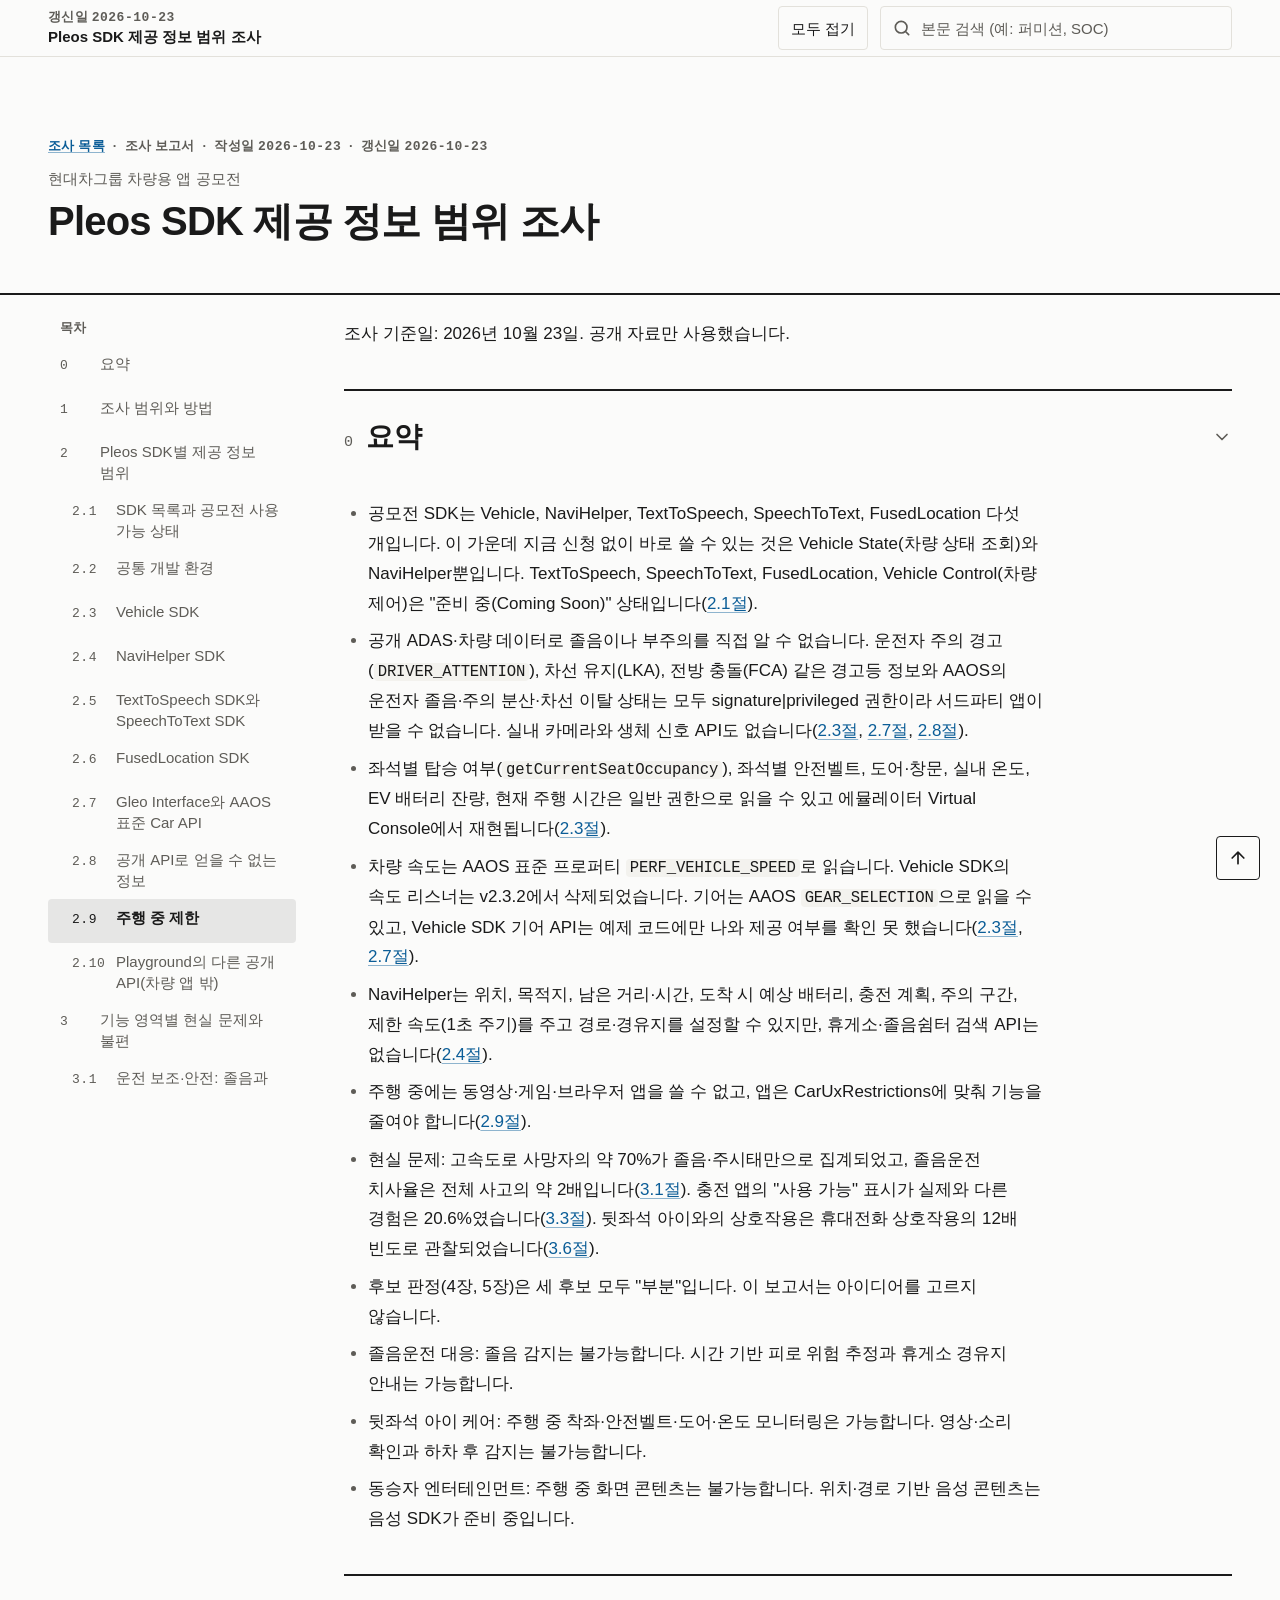
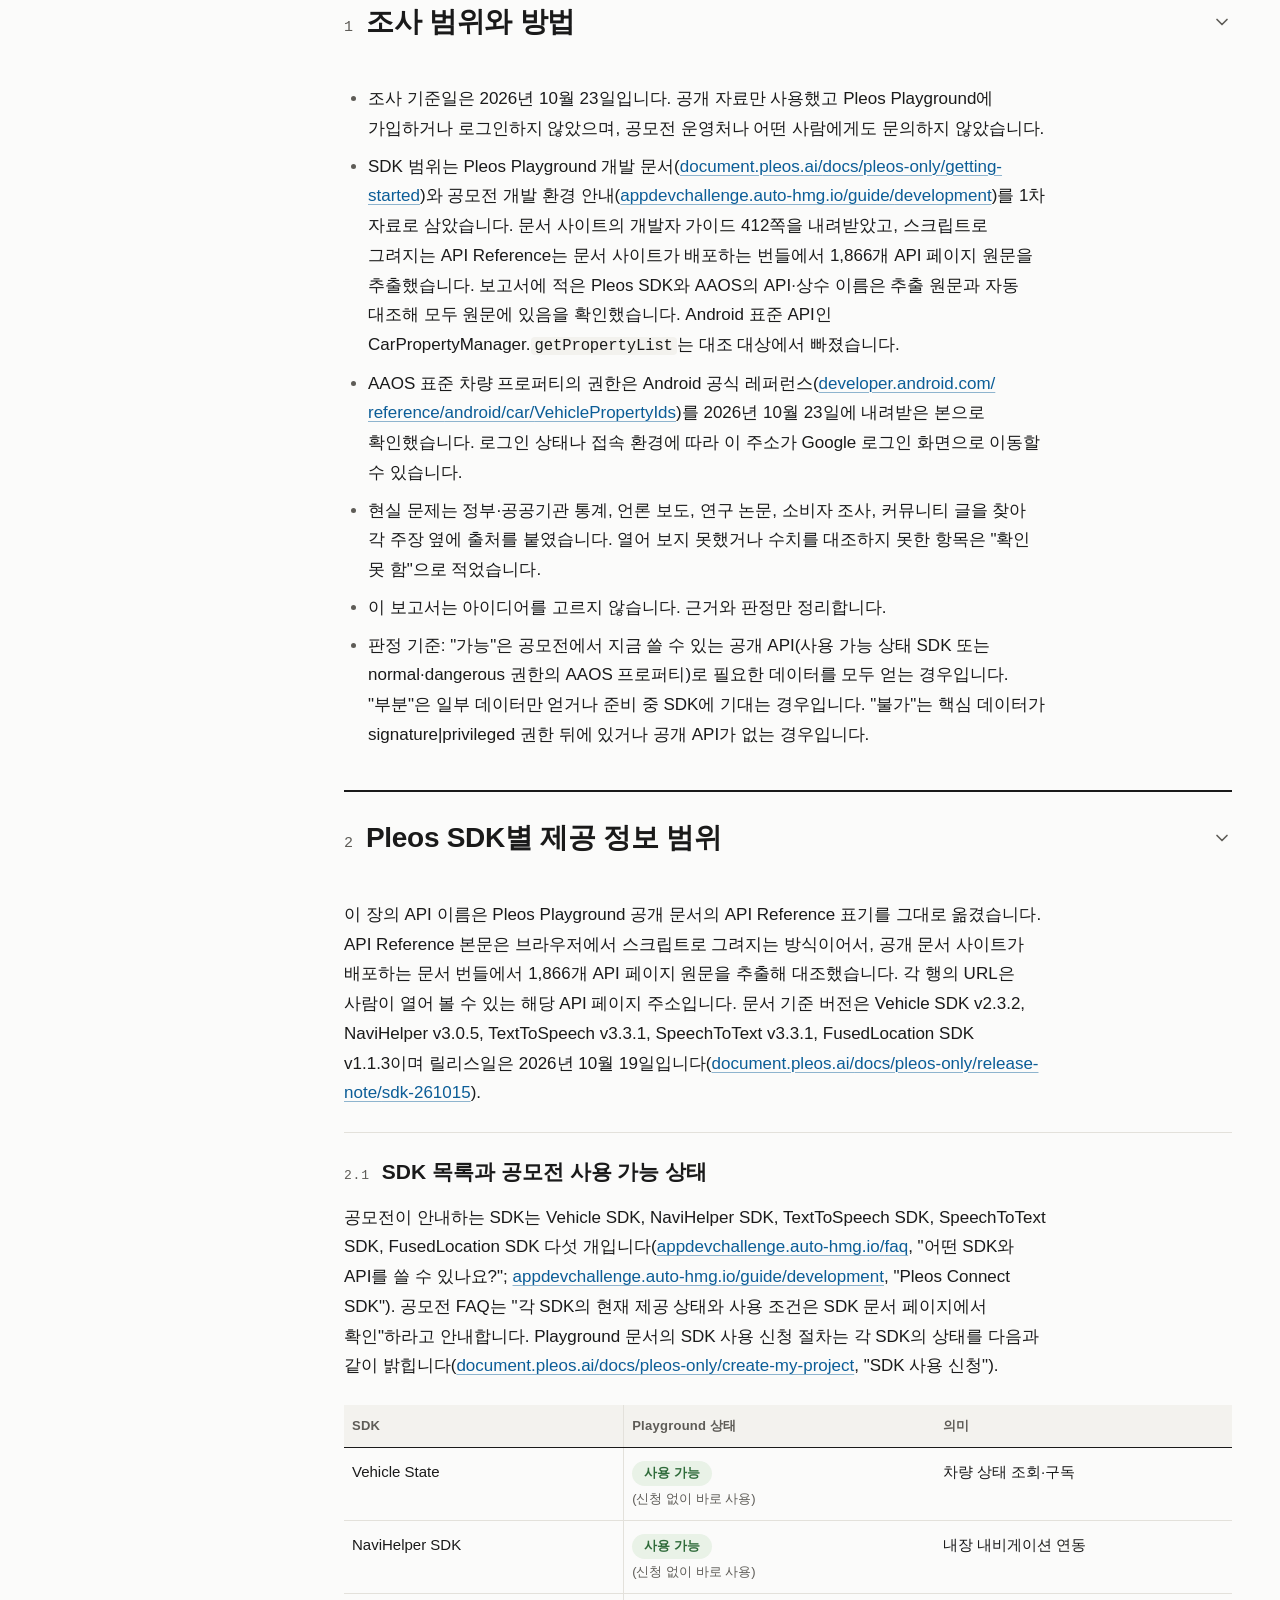
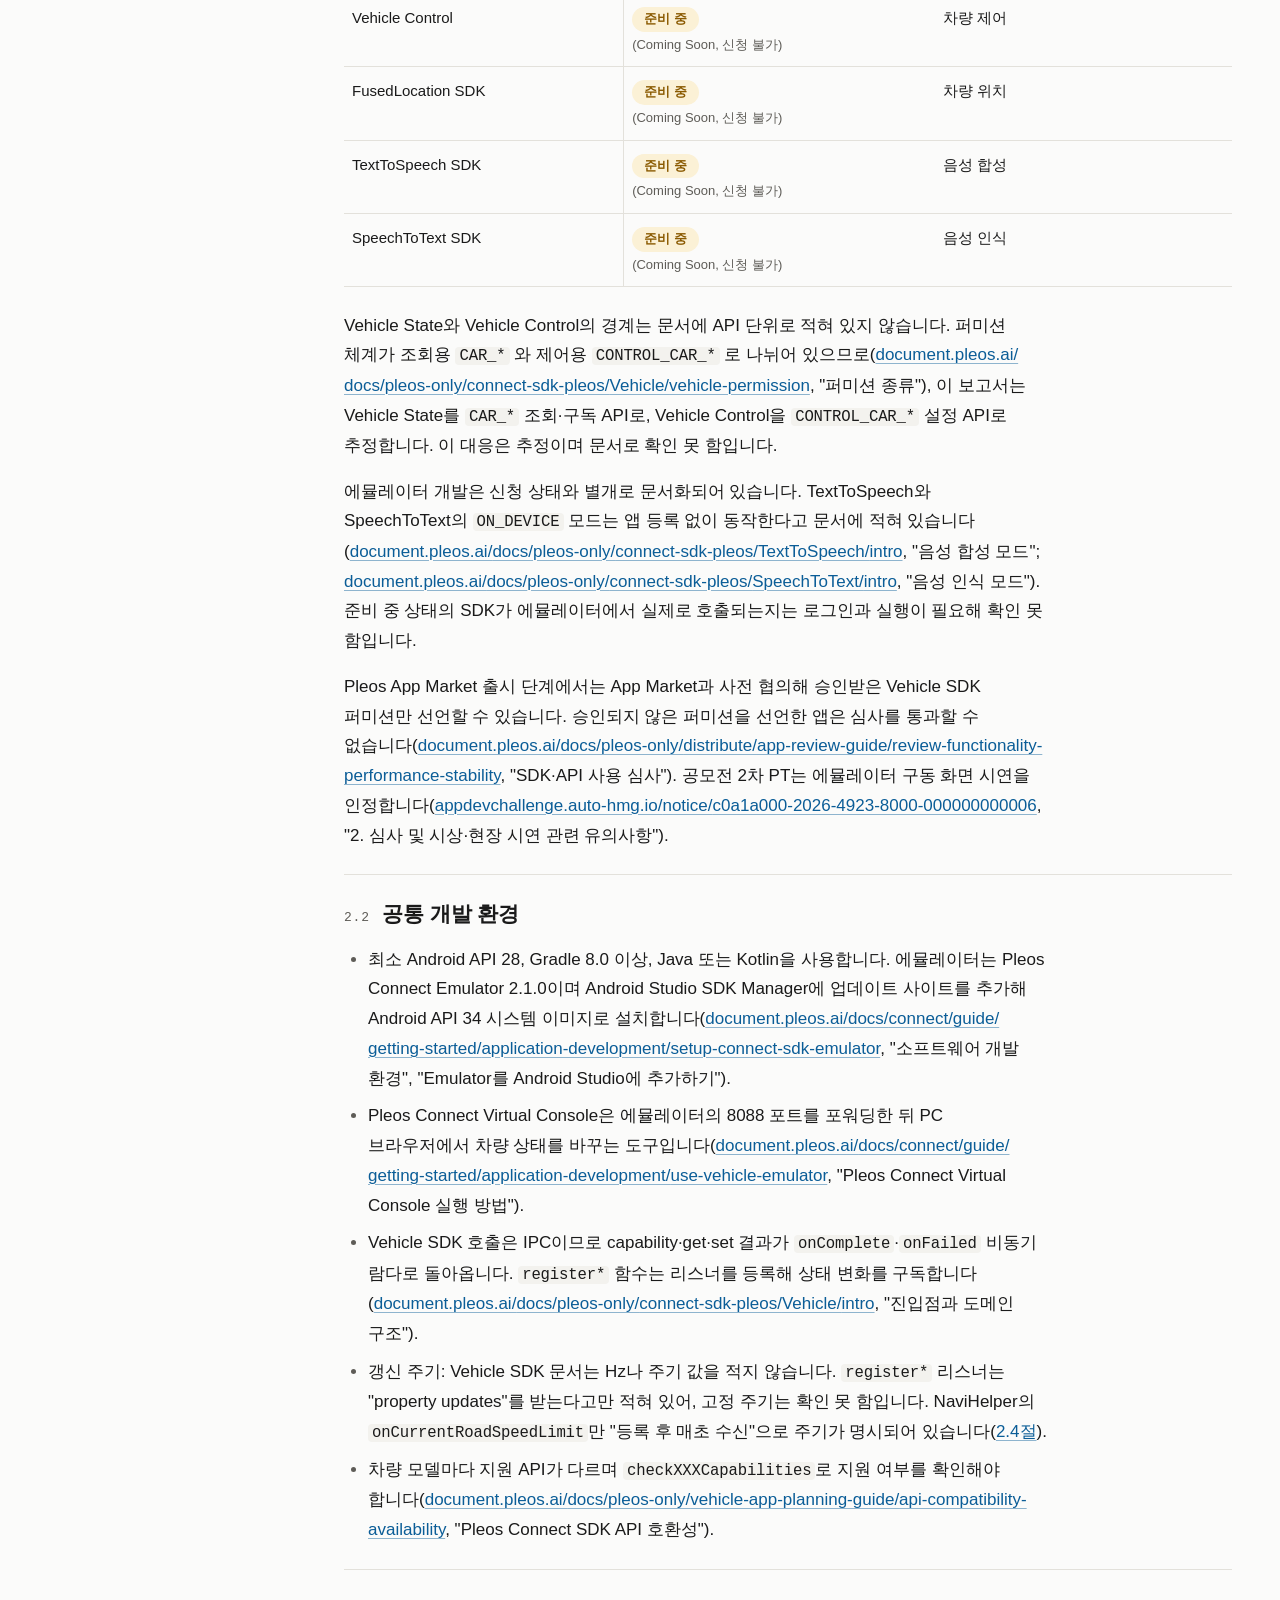
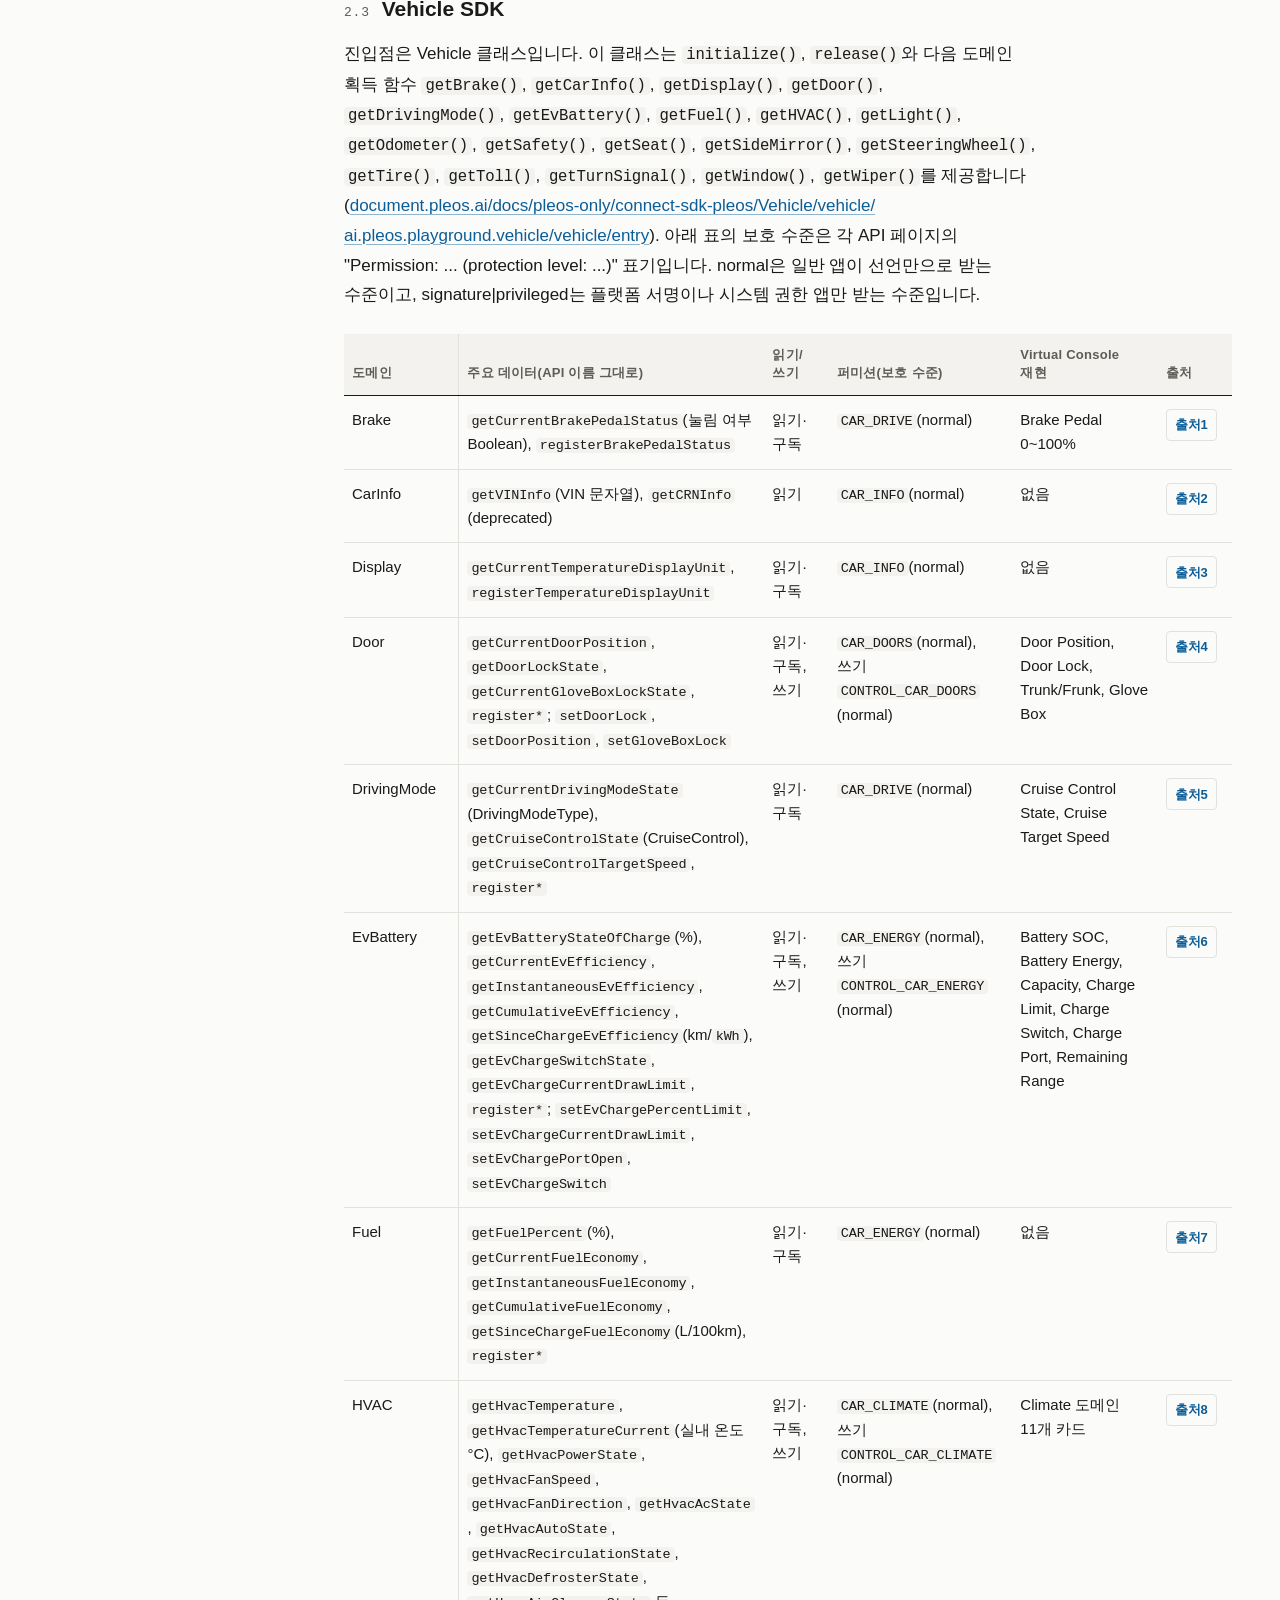
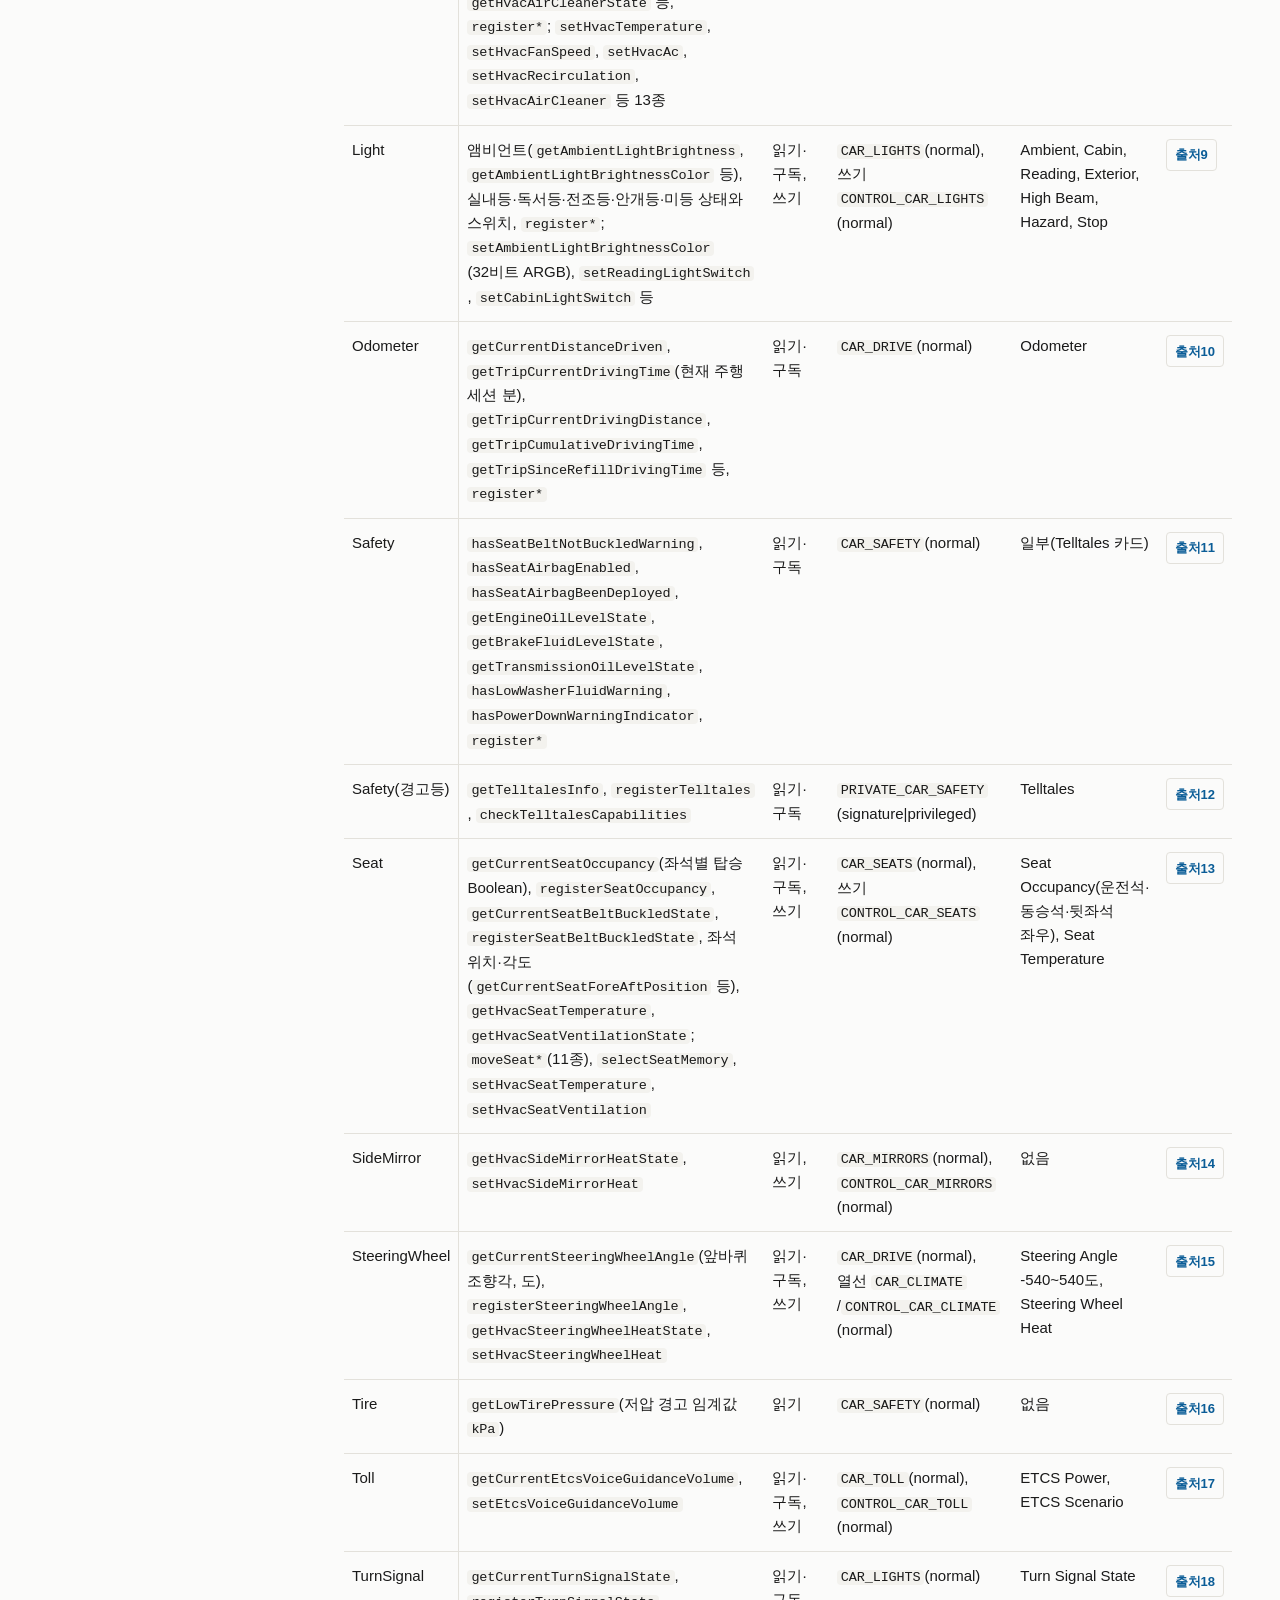
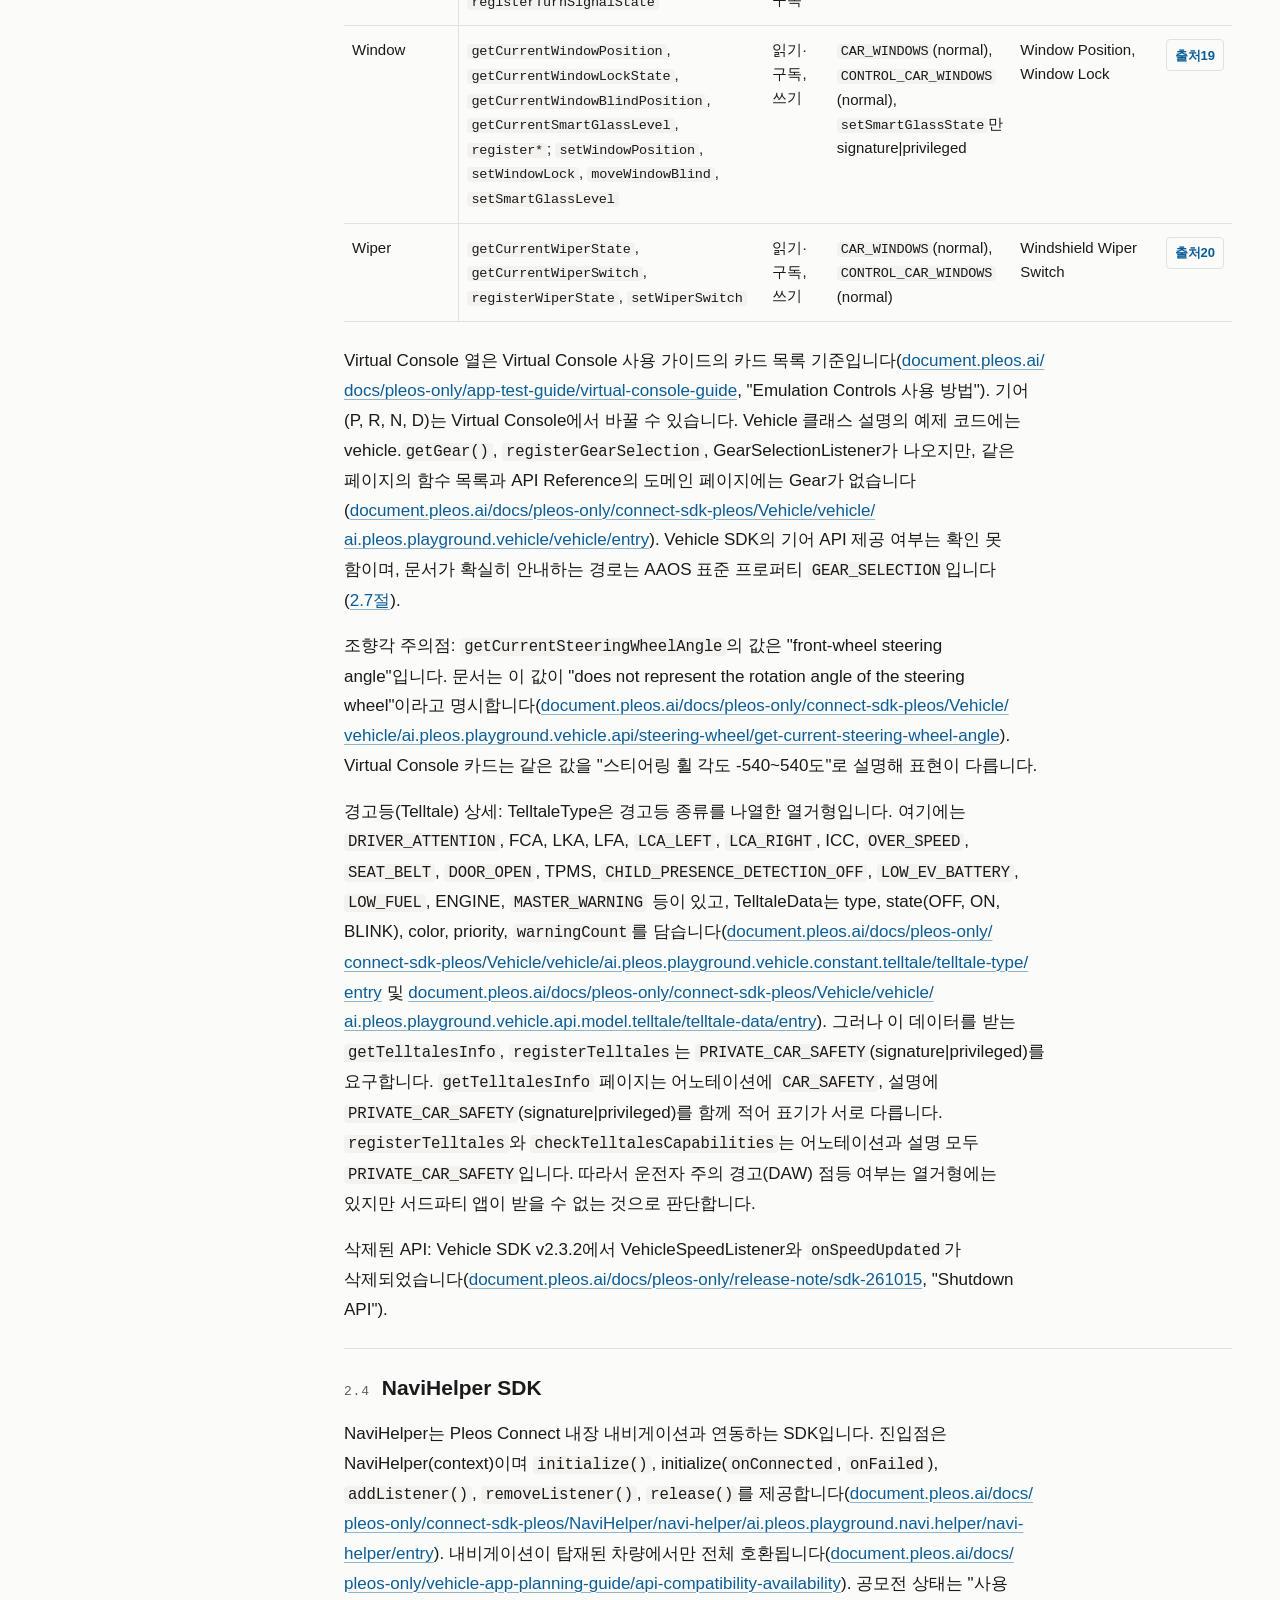
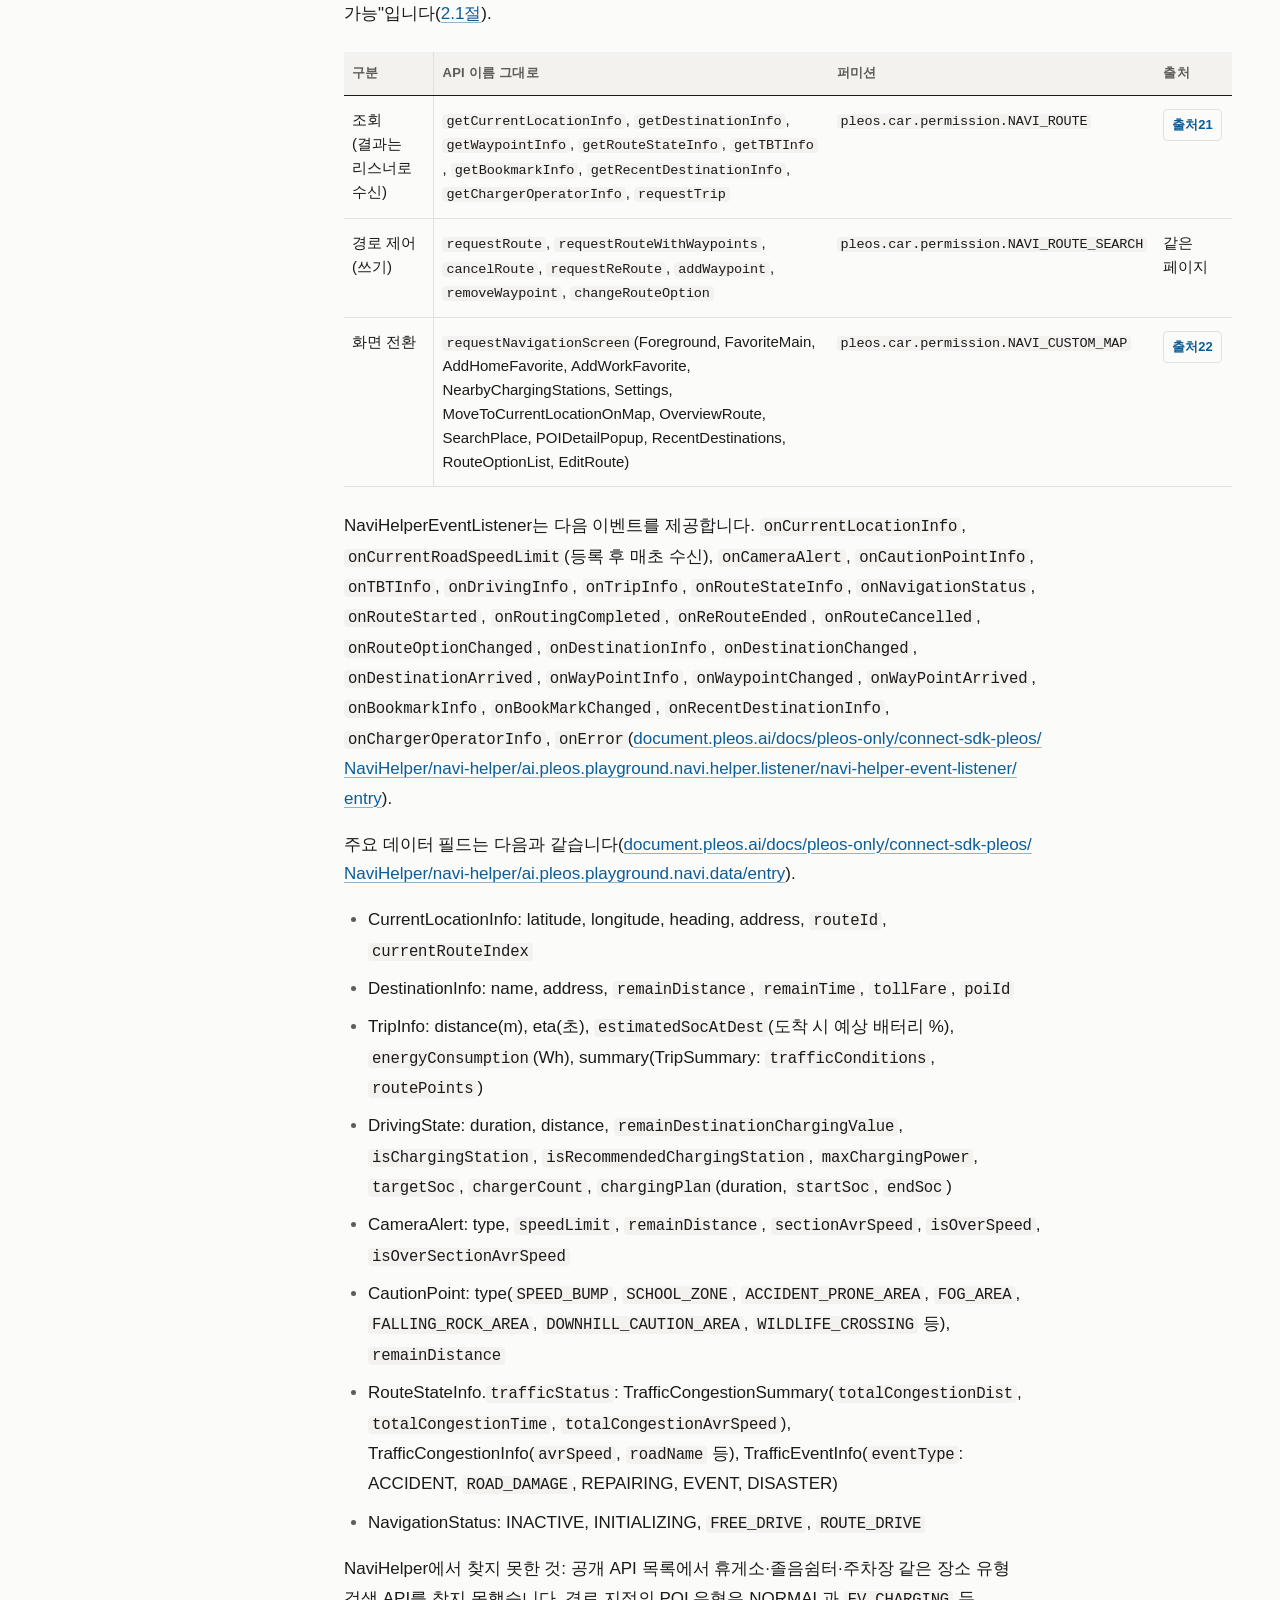
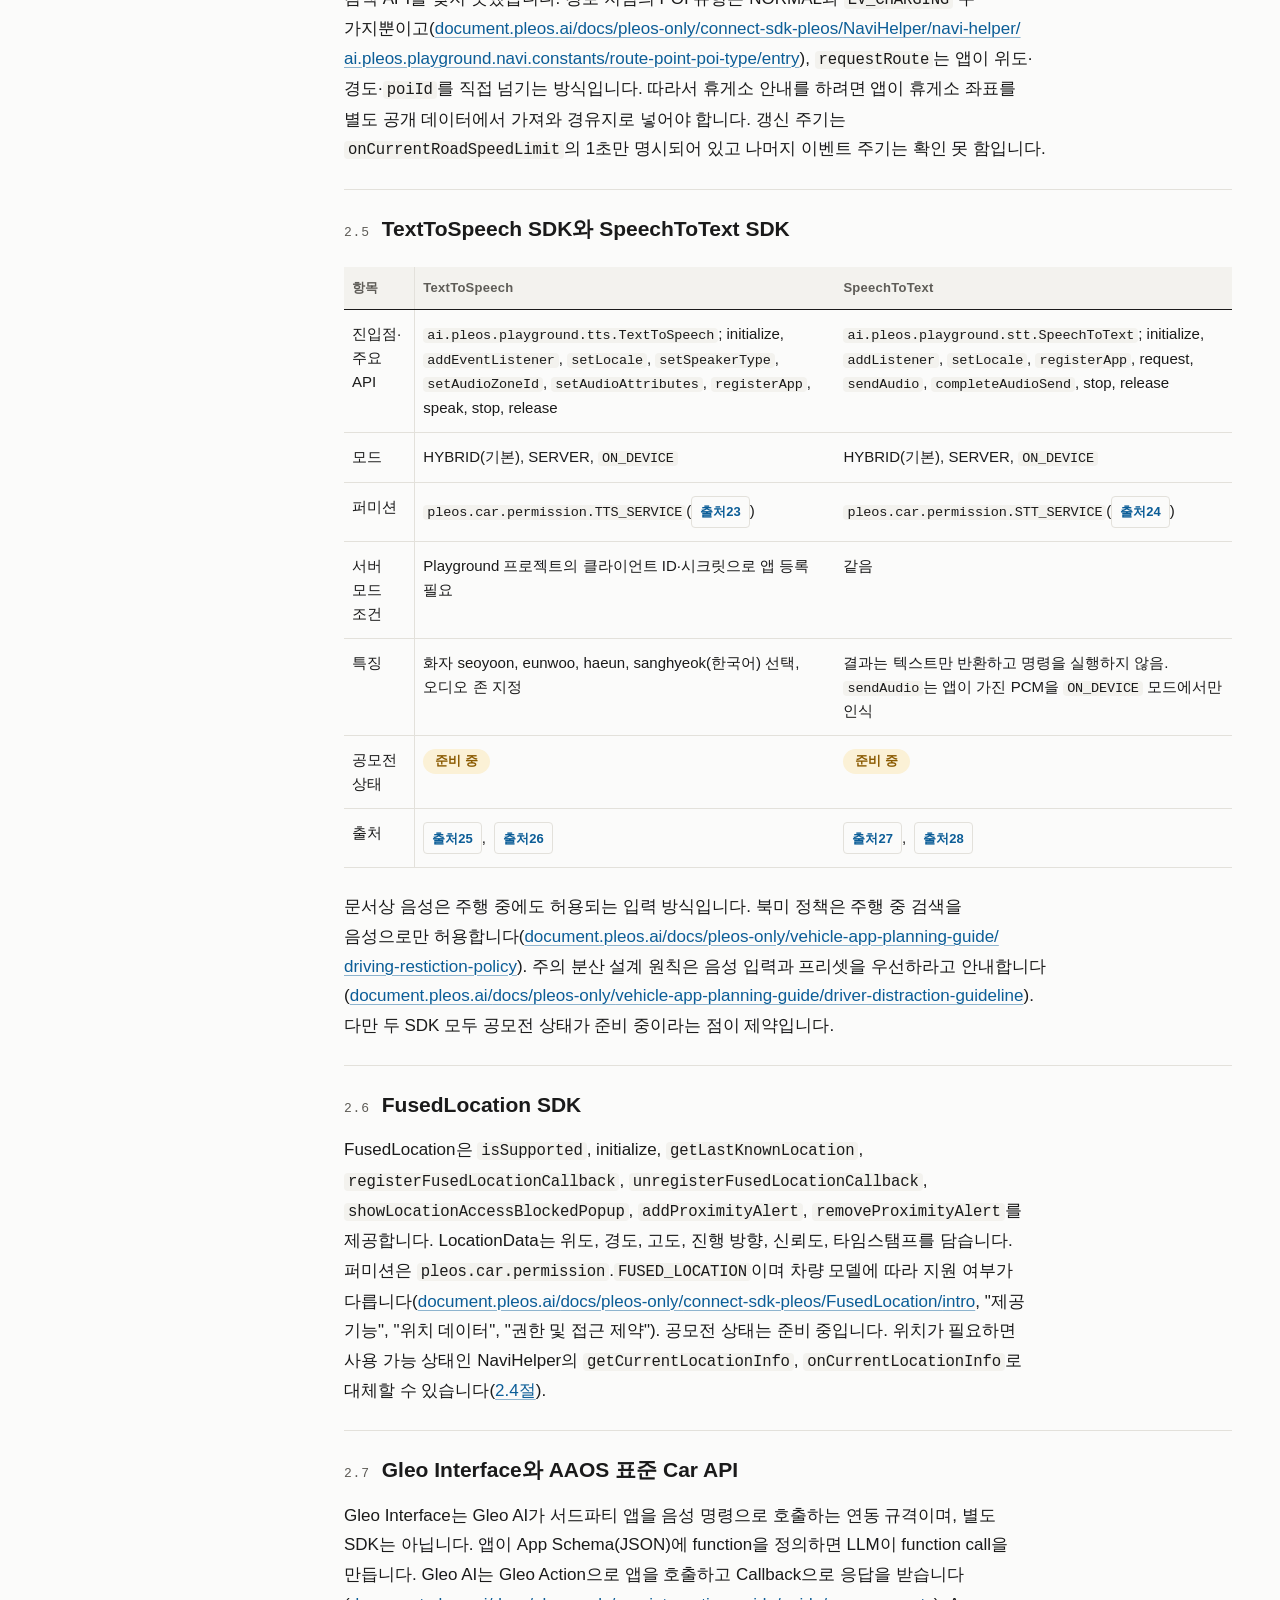
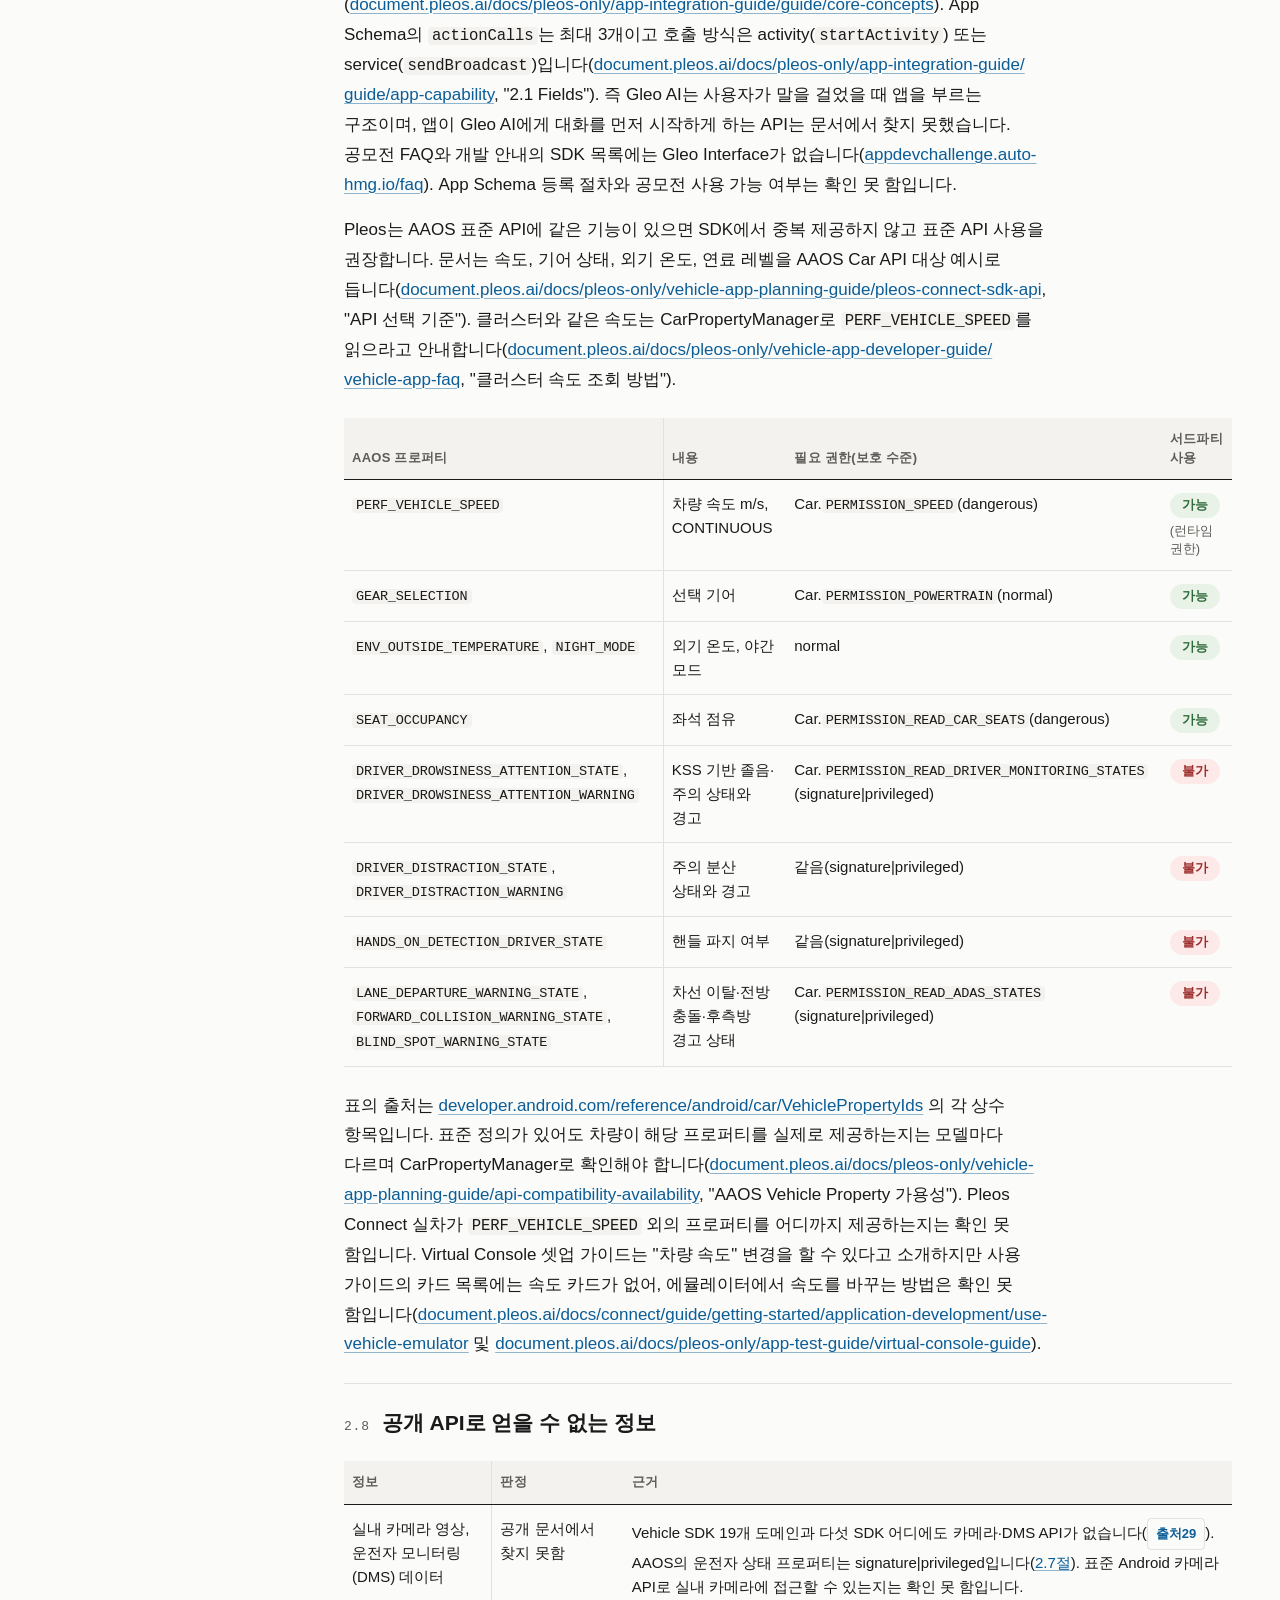
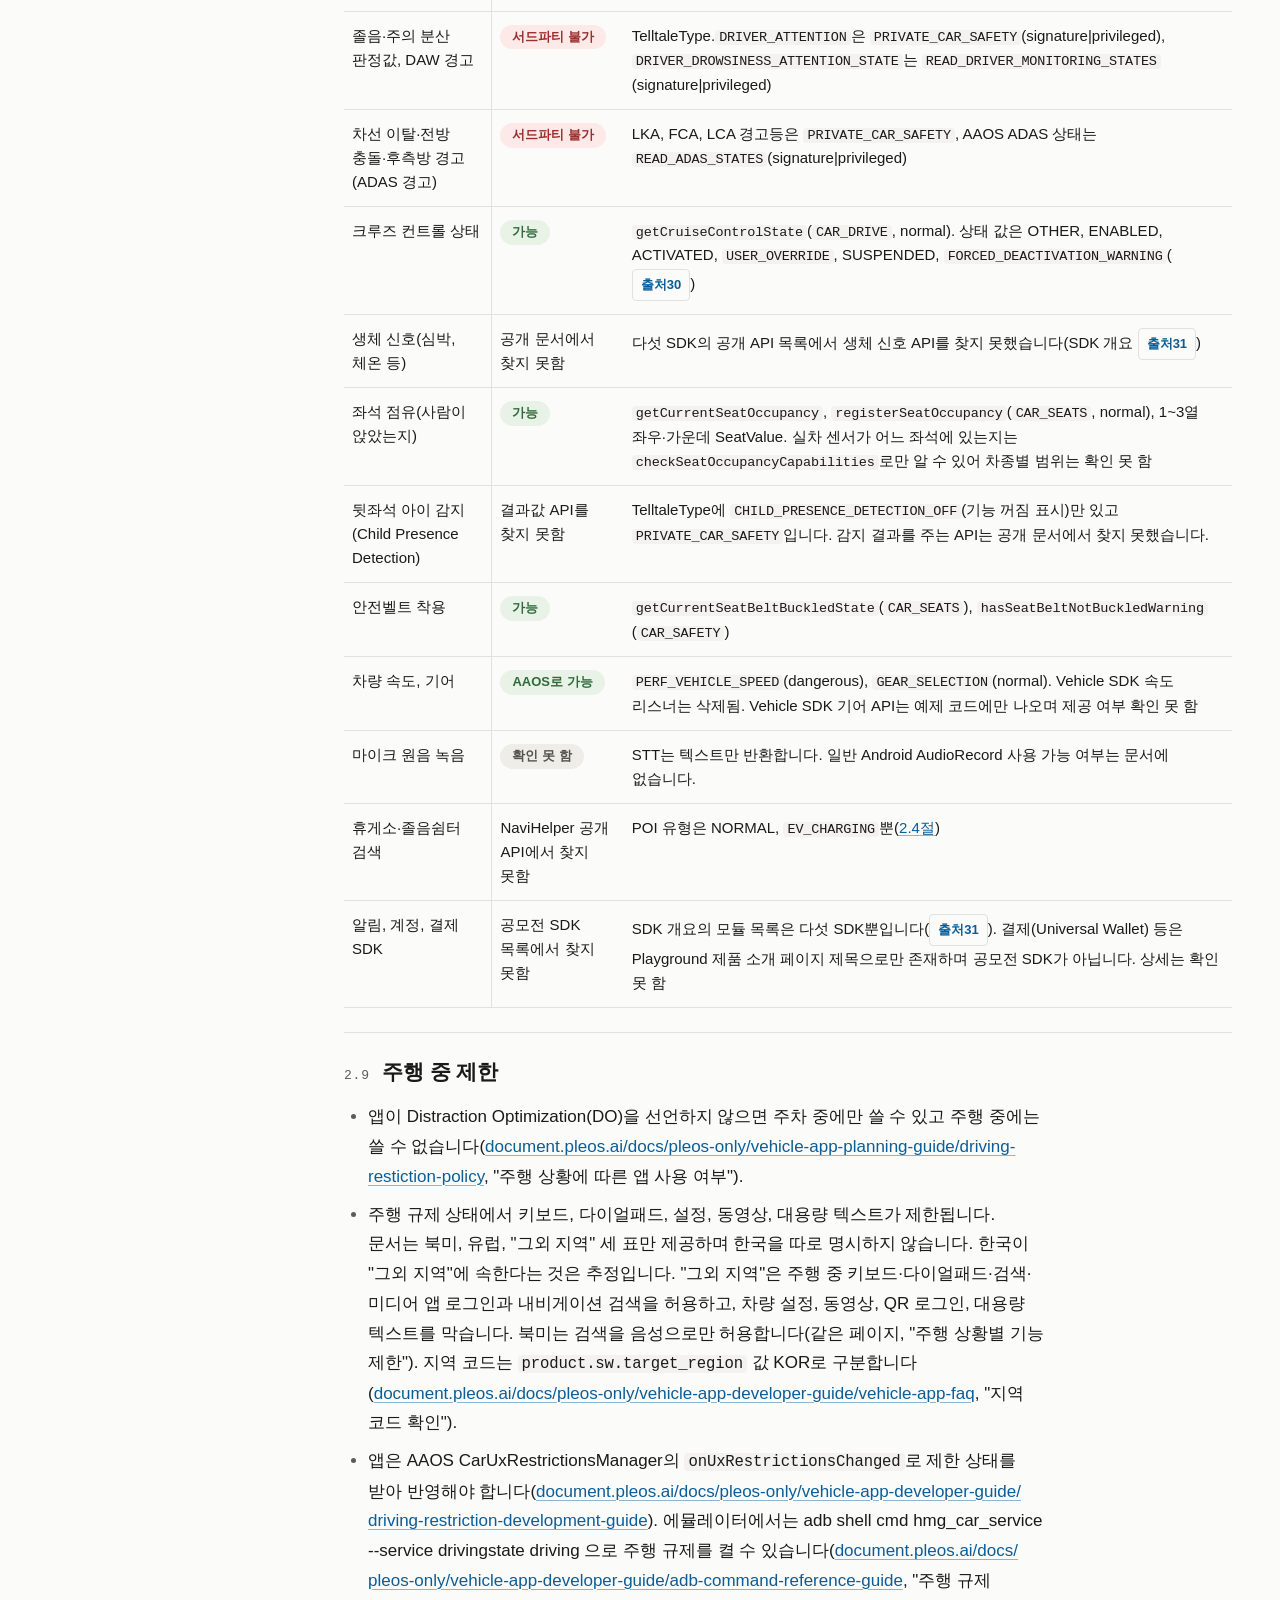
<file: docs/pleos-sdk/index.html>
<!doctype html>
<html lang="ko">
<head>
<meta charset="utf-8">
<meta name="viewport" content="width=device-width, initial-scale=1">
<title>현대차그룹 차량용 앱 공모전 · Pleos SDK 제공 정보 범위 조사</title>
<meta name="description" content="Pleos Connect SDK가 공모전에서 제공하는 차량·내비·음성 데이터 범위와 졸음운전, 뒷좌석 아이, 동승자 엔터테인먼트 관련 현실 문제를 공개 자료로 정리했습니다.">
<meta name="color-scheme" content="light dark">
<meta name="theme-color" media="(prefers-color-scheme: light)" content="#FBFBFA">
<meta name="theme-color" media="(prefers-color-scheme: dark)" content="#131312">
<meta property="og:title" content="현대차그룹 차량용 앱 공모전 · Pleos SDK 제공 정보 범위 조사">
<meta property="og:description" content="Pleos Connect SDK가 공모전에서 제공하는 차량·내비·음성 데이터 범위와 졸음운전, 뒷좌석 아이, 동승자 엔터테인먼트 관련 현실 문제를 공개 자료로 정리했습니다.">
<meta property="og:type" content="article">
<meta property="og:locale" content="ko_KR">
<link rel="icon" href="data:image/svg+xml,%3Csvg xmlns='http://www.w3.org/2000/svg' viewBox='0 0 32 32'%3E%3Crect width='32' height='32' fill='%231A1A1A'/%3E%3Cpath d='M8 9h16M8 16h16M8 23h10' stroke='%23FBFBFA' stroke-width='3' stroke-linecap='round'/%3E%3C/svg%3E">
<script>(function(){var d=document.documentElement;d.className+=" js";try{if(!matchMedia("(min-width: 60em)").matches){d.className+=" m-collapse"}}catch(e){}})();</script>
<style>
:root{color-scheme:light dark;--canvas:#FBFBFA;--surface:#F3F2EE;--ink:#1A1A1A;--ink-2:#5E5C57;--ink-3:#8B8984;--hairline:#E3E1DB;--rule:#1A1A1A;--link:#0B5D97;--link-hover:#073E66;--ring:#0B5D97;--mark-bg:#FFE69C;--mark-ink:#1A1A1A;--wash-1:rgb(26 26 26 / .05);--wash-2:rgb(26 26 26 / .09);--ok-bg:#E9F2E7;--ok-ink:#2F6B3A;--part-bg:#FBF1D6;--part-ink:#8A5A00;--no-bg:#FCE9E8;--no-ink:#9C2E2C;--unk-bg:#EEEDE8;--unk-ink:#55534E;--scrim:rgb(26 26 26 / .35);--font-sans:-apple-system,BlinkMacSystemFont,"Apple SD Gothic Neo",Pretendard,"Noto Sans KR","Noto Sans CJK KR","Malgun Gothic","Segoe UI",sans-serif;--font-mono:ui-monospace,"SF Mono",Menlo,Consolas,"Liberation Mono","DejaVu Sans Mono",monospace;--fs-display:clamp(1.75rem,1.2rem + 2.2vw,2.5rem);--fs-h2:clamp(1.375rem,1.15rem + 1vw,1.75rem);--fs-h3:clamp(1.125rem,1.05rem + .4vw,1.3125rem);--fs-body:1.0625rem;--fs-table:.9375rem;--fs-ui:.9375rem;--fs-small:.8125rem;--lh-body:1.75;--lh-table:1.6;--lh-head:1.3;--lh-tight:1.2;--s-1:4px;--s-2:8px;--s-3:12px;--s-4:16px;--s-5:20px;--s-6:24px;--s-8:32px;--s-10:40px;--s-12:48px;--s-16:64px;--s-20:80px;--container:80rem;--gutter:clamp(1.25rem,4vw,3rem);--sidebar:15.5rem;--col-gap:var(--s-12);--measure:44rem;--header-h:3.5rem;--control-h:2.75rem;--icon:1.25rem;--r-ctl:4px;--r-pill:999px;--t-micro:120ms;--t-std:200ms;--ease:cubic-bezier(.2,0,0,1);--z-header:30;--z-totop:20}@media (prefers-color-scheme:dark){:root{--canvas:#131312;--surface:#1C1C1A;--ink:#ECEAE4;--ink-2:#A8A69F;--ink-3:#7C7A74;--hairline:#2A2927;--rule:#ECEAE4;--link:#7CBCEC;--link-hover:#AAD6F7;--ring:#7CBCEC;--mark-bg:#5E4C14;--mark-ink:#FFF3CF;--wash-1:rgb(236 234 228 / .07);--wash-2:rgb(236 234 228 / .12);--ok-bg:#1B2B1E;--ok-ink:#A3D9A8;--part-bg:#2D2712;--part-ink:#E5BD55;--no-bg:#34201F;--no-ink:#F2A19E;--unk-bg:#2A2926;--unk-ink:#B9B7B0;--scrim:rgb(0 0 0 / .55)}}*,*::before,*::after{box-sizing:border-box}html{scroll-behavior:smooth;scroll-padding-top:calc(var(--header-h) + var(--s-4));-webkit-text-size-adjust:100%;text-size-adjust:100%}body{margin:0;background:var(--canvas);color:var(--ink);font:400 var(--fs-body) / var(--lh-body) var(--font-sans);word-break:keep-all;overflow-wrap:break-word;-webkit-font-smoothing:antialiased;text-rendering:optimizeLegibility}html.sheet-open{overflow:hidden}[hidden]{display:none !important}.mono{font-family:var(--font-mono);letter-spacing:.04em}:focus-visible{outline:2px solid var(--ring);outline-offset:2px}a{color:var(--link);text-decoration:underline;text-decoration-thickness:1px;text-underline-offset:.15em;text-decoration-color:color-mix(in srgb,var(--link) 45%,transparent);transition:color var(--t-micro) var(--ease),text-decoration-color var(--t-micro) var(--ease)}a:hover{color:var(--link-hover);text-decoration-color:currentColor}svg{display:block}.sr-only{position:absolute !important;width:1px;height:1px;padding:0;margin:-1px;overflow:hidden;clip:rect(0 0 0 0);clip-path:inset(50%);white-space:nowrap;border:0}html:not(.js) .js-only{display:none !important}.skip{position:absolute;top:var(--s-2);left:var(--s-2);z-index:calc(var(--z-header) + 1);padding:var(--s-3) var(--s-4);background:var(--ink);color:var(--canvas);border-radius:var(--r-ctl);text-decoration:none;font-weight:600;transform:translateY(-200%)}.skip:focus-visible{transform:none;outline-color:var(--ring)}.btn{display:inline-flex;align-items:center;justify-content:center;gap:var(--s-1);min-height:var(--control-h);min-width:var(--control-h);padding:0 var(--s-3);border:1px solid transparent;border-radius:var(--r-ctl);background:transparent;color:var(--ink);font:500 var(--fs-ui) / 1 var(--font-sans);cursor:pointer;text-decoration:none;white-space:nowrap;transition:background-color var(--t-micro) var(--ease)}.btn:hover{background:var(--wash-1)}.btn:active{background:var(--wash-2)}.btn--outline{border-color:var(--hairline)}.btn--icon{padding:0}.btn svg{width:var(--icon);height:var(--icon);flex:none}.hdr{position:sticky;top:0;z-index:var(--z-header);background:var(--canvas);border-bottom:1px solid var(--hairline)}.hdr__in{max-width:var(--container);margin:0 auto;padding:var(--s-1) var(--gutter);min-height:var(--header-h);display:flex;flex-wrap:wrap;align-items:center;gap:var(--s-1)}.brand{display:flex;flex-direction:column;justify-content:center;min-width:0;flex:1 1 0;min-height:var(--control-h);color:inherit;text-decoration:none;border-radius:var(--r-ctl)}.brand:hover{color:inherit}.brand__kicker{display:none;font-size:var(--fs-small);font-weight:600;line-height:1.3;letter-spacing:.02em;color:var(--ink-2);white-space:nowrap}.btn--all .btn__label{display:none}.btn--all[data-action="open"] .ico--close,.btn--all[data-action="close"] .ico--open{display:none}.hdr .btn--outline{border-color:transparent}.brand__title{font-size:var(--fs-ui);font-weight:600;line-height:1.3;white-space:nowrap;overflow:hidden;text-overflow:ellipsis}.srch{flex:1 1 100%;order:10;display:none;margin:0;padding-bottom:var(--s-2)}.hdr.search-open .srch{display:block}.srch__box{position:relative;display:flex;align-items:center}.srch__icon{position:absolute;left:var(--s-3);width:var(--icon);height:var(--icon);color:var(--ink-2);pointer-events:none}.srch input{width:100%;height:var(--control-h);margin:0;padding:0 var(--control-h) 0 calc(var(--s-3) + var(--icon) + var(--s-2));border:1px solid var(--hairline);border-radius:var(--r-ctl);background:var(--canvas);color:var(--ink);font:400 var(--fs-ui) / 1 var(--font-sans);-webkit-appearance:none;appearance:none}.srch input::placeholder{color:var(--ink-2);opacity:1}.srch input::-webkit-search-cancel-button,.srch input::-webkit-search-decoration{-webkit-appearance:none;appearance:none}.srch__clear{position:absolute;right:2px;top:2px;min-height:calc(var(--control-h) - 4px);min-width:calc(var(--control-h) - 4px);color:var(--ink-2)}.status{max-width:var(--container);margin:0 auto;padding:var(--s-2) var(--gutter);display:flex;flex-wrap:wrap;align-items:center;gap:var(--s-2) var(--s-3);background:var(--surface);border-top:1px solid var(--hairline);color:var(--ink-2);font-size:var(--fs-small);font-weight:500;line-height:1.4}.status[hidden]{display:none}.status strong{color:var(--ink);font-weight:600}.status .btn{min-height:2rem;padding:0 var(--s-2);font-size:var(--fs-small);color:var(--link)}@media (min-width:60em){.hdr__in{flex-wrap:nowrap;gap:var(--s-3)}.btn--toc,.btn--search{display:none}.brand__kicker{display:block}.btn--all svg{display:none}.btn--all .btn__label{display:inline}.hdr .btn--outline{border-color:var(--hairline)}.srch{display:block;flex:0 1 22rem;order:0;padding-bottom:0}}.hero{max-width:var(--container);margin:0 auto;padding:var(--s-10) var(--gutter) var(--s-8);border-bottom:2px solid var(--rule)}.kicker{margin:0 0 var(--s-3);font-size:var(--fs-small);font-weight:600;line-height:1.4;letter-spacing:.02em;color:var(--ink-2)}.kicker__sep{margin:0 var(--s-1)}.hero h1{margin:0;display:flex;flex-direction:column;gap:var(--s-2);max-width:var(--measure)}.hero__sup{font:500 var(--fs-ui) / 1.4 var(--font-sans);color:var(--ink-2)}.hero__sep{display:none}.hero__main{font-size:var(--fs-display);font-weight:700;line-height:var(--lh-tight);letter-spacing:-.02em}@media (min-width:60em){.hero{padding-top:var(--s-20);padding-bottom:var(--s-12)}}.layout{max-width:var(--container);margin:0 auto;padding:0 var(--gutter)}.side{display:none}.doc{min-width:0;padding-bottom:var(--s-16)}@media (min-width:60em){.layout{display:grid;grid-template-columns:var(--sidebar) minmax(0,1fr);gap:var(--col-gap);align-items:start}.side{display:block;position:sticky;top:calc(var(--header-h) + var(--s-6));max-height:calc(100dvh - var(--header-h) - var(--s-12));overflow-y:auto;padding:var(--s-6) 0 var(--s-6);scrollbar-width:thin}}.side__title{margin:0 0 var(--s-2);padding:0 var(--s-3);font-size:var(--fs-small);font-weight:600;line-height:1.4;letter-spacing:.02em;color:var(--ink-2)}.toc,.toc ol{list-style:none;margin:0;padding:0}.toc a{display:flex;align-items:baseline;gap:var(--s-2);min-height:var(--control-h);padding:var(--s-2) var(--s-3);border-radius:var(--r-ctl);color:var(--ink-2);font-size:var(--fs-ui);font-weight:500;line-height:1.4;text-decoration:none;transition:background-color var(--t-micro) var(--ease),color var(--t-micro) var(--ease)}.toc a:hover{background:var(--wash-1);color:var(--ink)}.toc a[aria-current="true"]{background:var(--wash-2);color:var(--ink);font-weight:600}.toc__num{flex:none;min-width:2rem;font:500 var(--fs-small) / 1.4 var(--font-mono);letter-spacing:.04em}.toc__sub a{padding-left:var(--s-6)}.toc__sub .toc__num{min-width:2.25rem}.sec{border-top:2px solid var(--rule);margin-top:var(--s-10);padding-top:var(--s-4)}.doc>.sec:first-child{border-top:0;margin-top:0;padding-top:var(--s-6)}.sec__h{margin:0;font-size:var(--fs-h2);font-weight:700;line-height:var(--lh-head);letter-spacing:-.01em}.sec__btn{display:flex;align-items:baseline;gap:var(--s-3);width:calc(100% + 2 * var(--s-2));margin:0 calc(-1 * var(--s-2));padding:var(--s-3) var(--s-2);border:0;border-radius:var(--r-ctl);background:transparent;color:inherit;font:inherit;letter-spacing:inherit;text-align:left;cursor:pointer;-webkit-appearance:none;appearance:none;transition:background-color var(--t-micro) var(--ease)}.sec__btn:hover{background:var(--wash-1)}.sec__btn:active{background:var(--wash-2)}.num{flex:none;font:500 var(--fs-ui) / 1 var(--font-mono);letter-spacing:.06em;color:var(--ink-2)}.ttl{flex:1 1 auto;min-width:0}.chev{flex:none;align-self:center;width:var(--icon);height:var(--icon);color:var(--ink-2);transition:transform var(--t-micro) var(--ease)}.sec__btn[aria-expanded="false"] .chev{transform:rotate(-90deg)}.sec__body{padding-top:var(--s-2)}.sec__body.is-entering{animation:fade-in var(--t-micro) var(--ease) both}@keyframes fade-in{from{opacity:0}to{opacity:1}}.js:not(.is-ready).m-collapse .doc>.sec ~ .sec>.sec__body,.js:not(.is-ready) .sec[data-default="closed"]>.sec__body{display:none}.blk{padding-top:var(--s-6)}.blk + .blk{border-top:1px solid var(--hairline);margin-top:var(--s-6)}.blk__h{display:flex;align-items:baseline;gap:var(--s-3);margin:0 0 var(--s-4);font-size:var(--fs-h3);font-weight:600;line-height:1.4}.blk__h .num{font-size:var(--fs-small)}.doc p,.doc ul,.doc ol:not(.srcs){max-width:var(--measure)}.doc p{margin:0 0 var(--s-4)}.doc ul,.doc ol{margin:0 0 var(--s-4);padding-left:var(--s-6)}.doc li{margin-bottom:var(--s-2)}.doc li::marker{color:var(--ink-2)}.doc>.blk>:last-child,.sec__body>.blk>:last-child{margin-bottom:0}code{font-family:var(--font-mono);font-size:.92em;letter-spacing:-.01em;background:var(--surface);padding:0 var(--s-1);border-radius:var(--r-ctl);overflow-wrap:anywhere}mark{background:var(--mark-bg);color:var(--mark-ink);border-radius:var(--r-ctl);padding:0 1px}.url{overflow-wrap:anywhere}.src{display:inline-flex;align-items:center;min-height:2rem;margin:1px 0;padding:0 var(--s-2);border:1px solid var(--hairline);border-radius:var(--r-ctl);font-size:var(--fs-small);font-weight:600;line-height:1;text-decoration:none;white-space:nowrap;transition:background-color var(--t-micro) var(--ease),color var(--t-micro) var(--ease)}.src:hover{background:var(--wash-1);text-decoration:underline}.src + .src{margin-left:var(--s-1)}.tbl{margin:var(--s-6) 0}.tbl__scroll{overflow-x:auto;scrollbar-width:thin}.tbl__scroll:focus-visible{outline-offset:4px}table{border-collapse:collapse;width:100%;font-size:var(--fs-table);line-height:var(--lh-table)}th,td{padding:var(--s-3) var(--s-2);text-align:left;vertical-align:top;border-bottom:1px solid var(--hairline);overflow-wrap:break-word}.tbl--scroll th:first-child,.tbl--scroll td:first-child{position:sticky;left:0;background:var(--canvas);border-right:1px solid var(--hairline)}.tbl--scroll thead th:first-child{background:var(--surface)}thead th{background:var(--surface);color:var(--ink-2);font-size:var(--fs-small);font-weight:600;letter-spacing:.02em;line-height:1.4;vertical-align:bottom;border-bottom:1px solid var(--rule)}td code{font-size:.9em}@media (min-width:48em){th,td{min-width:4rem}td code,th code{overflow-wrap:break-word}.tbl--cards th:first-child,.tbl--cards td:first-child{position:sticky;left:0;background:var(--canvas);border-right:1px solid var(--hairline)}.tbl--cards thead th:first-child{background:var(--surface)}}.pill{display:inline-flex;align-items:center;min-height:1.5rem;padding:var(--s-1) var(--s-3);border-radius:var(--r-pill);font-size:var(--fs-small);font-weight:600;line-height:1.3}.pill--ok{background:var(--ok-bg);color:var(--ok-ink)}.pill--part{background:var(--part-bg);color:var(--part-ink)}.pill--no{background:var(--no-bg);color:var(--no-ink)}.pill--unk{background:var(--unk-bg);color:var(--unk-ink)}.pill__note{display:block;margin-top:var(--s-1);color:var(--ink-2);font-size:var(--fs-small);line-height:1.4}@media (max-width:47.99em){.tbl--scroll th,.tbl--scroll td{min-width:5.5rem}.tbl--cards table,.tbl--cards tbody,.tbl--cards tr,.tbl--cards td{display:block}.tbl--cards thead{position:absolute;width:1px;height:1px;overflow:hidden;clip:rect(0 0 0 0);clip-path:inset(50%);white-space:nowrap}.tbl--cards tr{padding:var(--s-4) 0 var(--s-5);border-bottom:1px solid var(--hairline)}.tbl--cards tr:first-child{border-top:1px solid var(--rule)}.tbl--cards td{display:grid;grid-template-columns:minmax(5.5rem,28%) minmax(0,1fr);gap:var(--s-1) var(--s-3);padding:var(--s-1) 0;border:0}.tbl--cards td::before{content:attr(data-label);color:var(--ink-2);font-size:var(--fs-small);font-weight:600;line-height:var(--lh-table)}.tbl--cards td:first-child{display:block;margin-bottom:var(--s-2);font-size:var(--fs-body);font-weight:600;line-height:1.4}.tbl--cards td:first-child::before{display:none}.tbl--cards .cell{display:block;min-width:0}.tbl--numbered td:first-child{margin-bottom:var(--s-1);font:500 var(--fs-small) / 1.4 var(--font-mono);letter-spacing:.04em;color:var(--ink-2)}.tbl--numbered td:nth-child(2){display:block;margin-bottom:var(--s-2);font-size:var(--fs-body);font-weight:600;line-height:1.4}.tbl--numbered td:nth-child(2)::before{display:none}}.srcs{margin:0;padding-left:var(--s-8);font-size:var(--fs-table);line-height:var(--lh-table)}.srcs li{margin-bottom:var(--s-2);overflow-wrap:anywhere}.srcs li::marker{font-family:var(--font-mono);color:var(--ink-2)}.layout--index{display:block}.idx{max-width:56rem;padding:var(--s-6) 0 var(--s-16)}.idx__list{list-style:none;margin:0;padding:0}.idx__item{padding:var(--s-5) 0;border-bottom:1px solid var(--hairline)}.idx__item:last-child{border-bottom:0}.idx__sup{margin:0 0 var(--s-1);font-size:var(--fs-small);font-weight:600;letter-spacing:.02em;color:var(--ink-2)}.idx__title{margin:0 0 var(--s-2);font-size:var(--fs-h3);font-weight:700;line-height:var(--lh-head)}.idx__title a{color:var(--ink);text-decoration-color:var(--hairline)}.idx__title a:hover{color:var(--link-hover);text-decoration-color:currentColor}.idx__title .pill{vertical-align:.15em;margin-left:var(--s-2)}.idx__sum{margin:0;max-width:var(--measure);color:var(--ink-2)}.idx__meta{margin:var(--s-2) 0 0;font-size:var(--fs-small);color:var(--ink-2)}.kicker__back{font-weight:600}.ftr{border-top:1px solid var(--hairline)}.ftr__in{max-width:var(--container);margin:0 auto;padding:var(--s-6) var(--gutter) calc(var(--s-12) + var(--control-h));display:flex;flex-wrap:wrap;gap:var(--s-2) var(--s-4);color:var(--ink-2);font-size:var(--fs-small);font-weight:500}.sheet{position:fixed;inset:var(--header-h) 0 auto 0;width:100%;max-width:none;max-height:calc(100dvh - var(--header-h) - var(--s-10));margin:0;padding:0;border:0;border-bottom:1px solid var(--hairline);border-radius:0 0 var(--r-ctl) var(--r-ctl);background:var(--canvas);color:var(--ink);overflow:hidden}.sheet[open]{display:flex;flex-direction:column}.sheet::backdrop{background:var(--scrim)}.sheet__head{display:flex;align-items:center;justify-content:space-between;gap:var(--s-2);padding:var(--s-2) var(--gutter);border-bottom:1px solid var(--hairline)}.sheet__title{margin:0;font-size:var(--fs-ui);font-weight:600}.sheet__body{overflow-y:auto;padding:var(--s-3) var(--gutter) var(--s-6)}@media (prefers-reduced-motion:no-preference){.sheet[open]{animation:sheet-in var(--t-std) var(--ease)}.sheet.is-closing{animation:sheet-out var(--t-std) var(--ease) forwards}}@keyframes sheet-in{from{opacity:0;transform:translateY(-8px)}to{opacity:1;transform:none}}@keyframes sheet-out{from{opacity:1;transform:none}to{opacity:0;transform:translateY(-8px)}}.totop{position:fixed;right:var(--s-5);bottom:var(--s-5);z-index:var(--z-totop);display:inline-flex;align-items:center;justify-content:center;width:var(--control-h);height:var(--control-h);border:1px solid var(--rule);border-radius:var(--r-ctl);background:var(--canvas);color:var(--ink);text-decoration:none;animation:fade-in var(--t-micro) var(--ease) both;transition:background-color var(--t-micro) var(--ease)}.totop:hover{background:var(--wash-1);color:var(--ink)}.totop svg{width:var(--icon);height:var(--icon)}@media (prefers-reduced-motion:reduce){html{scroll-behavior:auto}.chev,.skip{transition:none}.sec__body.is-entering,.totop{animation-duration:1ms}}@media print{.hdr,.side,.totop,.sheet,.skip,.chev,.status{display:none !important}.sec__body[hidden]{display:block !important}body{font-size:11pt;line-height:1.6;color:#000;background:#fff}.hero{padding-top:0}.layout{display:block;padding:0}.sec__btn{padding:0;margin:0;width:auto}a{color:inherit}.src{border-color:#999}.tbl__scroll{overflow:visible}table{font-size:9.5pt}tr{break-inside:avoid}.sec{break-inside:auto}.blk__h,.sec__h{break-after:avoid}}
</style>
</head>
<body>
<a class="skip" href="#main">본문으로 건너뛰기</a>

<header class="hdr" id="top">
  <div class="hdr__in">
    <button class="btn btn--toc js-only" id="toc-open" type="button" aria-haspopup="dialog" aria-controls="toc-sheet" aria-label="목차 열기" title="목차">
      <svg viewBox="0 0 24 24" width="20" height="20" fill="none" stroke="currentColor" stroke-width="2" stroke-linecap="round" stroke-linejoin="round" aria-hidden="true" focusable="false"><path d="M4 6h16M4 12h16M4 18h10"/></svg>
    </button>
    <a class="brand" href="#top">
      <span class="brand__kicker">갱신일 <span class="mono">2026-10-23</span></span>
      <span class="brand__title">Pleos SDK 제공 정보 범위 조사</span>
    </a>
    <button class="btn btn--icon btn--search js-only" id="search-toggle" type="button" aria-expanded="false" aria-controls="search-form" aria-label="검색 열기" title="검색">
      <svg viewBox="0 0 24 24" width="20" height="20" fill="none" stroke="currentColor" stroke-width="2" stroke-linecap="round" stroke-linejoin="round" aria-hidden="true" focusable="false"><circle cx="11" cy="11" r="7"/><path d="m20 20-3.5-3.5"/></svg>
    </button>
    <button class="btn btn--outline btn--all js-only" id="toggle-all" type="button" data-action="close" aria-label="모두 접기" title="모두 접기">
      <svg viewBox="0 0 24 24" width="20" height="20" fill="none" stroke="currentColor" stroke-width="2" stroke-linecap="round" stroke-linejoin="round" aria-hidden="true" focusable="false"><path class="ico--open" d="m7 15 5 5 5-5M7 9l5-5 5 5"/><path class="ico--close" d="m7 20 5-5 5 5M7 4l5 5 5-5"/></svg>
      <span class="btn__label">모두 접기</span>
    </button>
    <form class="srch js-only" id="search-form" role="search" action="#main" method="get">
      <label class="sr-only" for="q">본문 검색</label>
      <div class="srch__box">
        <svg class="srch__icon" viewBox="0 0 24 24" width="20" height="20" fill="none" stroke="currentColor" stroke-width="2" stroke-linecap="round" stroke-linejoin="round" aria-hidden="true" focusable="false"><circle cx="11" cy="11" r="7"/><path d="m20 20-3.5-3.5"/></svg>
        <input id="q" name="q" type="search" placeholder="본문 검색 (예: 퍼미션, SOC)" autocomplete="off" enterkeyhint="search" spellcheck="false">
        <button class="btn btn--icon srch__clear" id="q-clear" type="button" aria-label="검색 지우기" hidden>
          <svg viewBox="0 0 24 24" width="20" height="20" fill="none" stroke="currentColor" stroke-width="2" stroke-linecap="round" stroke-linejoin="round" aria-hidden="true" focusable="false"><path d="M6 6l12 12M18 6 6 18"/></svg>
        </button>
      </div>
    </form>
  </div>
  <div class="status" id="search-status" role="status" hidden></div>
</header>

<main id="main">
  <section class="hero" aria-labelledby="doc-title">
    <p class="kicker"><a class="kicker__back" href="../">조사 목록</a> <span class="kicker__sep" aria-hidden="true">·</span> 조사 보고서 <span class="kicker__sep" aria-hidden="true">·</span> 작성일 <span class="mono">2026-10-23</span> <span class="kicker__sep" aria-hidden="true">·</span> 갱신일 <span class="mono">2026-10-23</span></p>
    <h1 id="doc-title"><span class="hero__sup">현대차그룹 차량용 앱 공모전</span><span class="hero__sep" aria-hidden="true"> · </span><span class="hero__main">Pleos SDK 제공 정보 범위 조사</span></h1>
  </section>

  <div class="layout">
    <aside class="side" aria-label="목차 사이드바">
      <p class="side__title">목차</p>
      <nav aria-label="목차"><ol class="toc"><li><a href="#s-0"><span class="toc__num">0</span><span class="toc__ttl">요약</span></a></li><li><a href="#s-1"><span class="toc__num">1</span><span class="toc__ttl">조사 범위와 방법</span></a></li><li><a href="#s-2"><span class="toc__num">2</span><span class="toc__ttl">Pleos SDK별 제공 정보 범위</span></a><ol class="toc__sub"><li><a href="#s-2-1"><span class="toc__num">2.1</span><span class="toc__ttl">SDK 목록과 공모전 사용 가능 상태</span></a></li><li><a href="#s-2-2"><span class="toc__num">2.2</span><span class="toc__ttl">공통 개발 환경</span></a></li><li><a href="#s-2-3"><span class="toc__num">2.3</span><span class="toc__ttl">Vehicle SDK</span></a></li><li><a href="#s-2-4"><span class="toc__num">2.4</span><span class="toc__ttl">NaviHelper SDK</span></a></li><li><a href="#s-2-5"><span class="toc__num">2.5</span><span class="toc__ttl">TextToSpeech SDK와 SpeechToText SDK</span></a></li><li><a href="#s-2-6"><span class="toc__num">2.6</span><span class="toc__ttl">FusedLocation SDK</span></a></li><li><a href="#s-2-7"><span class="toc__num">2.7</span><span class="toc__ttl">Gleo Interface와 AAOS 표준 Car API</span></a></li><li><a href="#s-2-8"><span class="toc__num">2.8</span><span class="toc__ttl">공개 API로 얻을 수 없는 정보</span></a></li><li><a href="#s-2-9"><span class="toc__num">2.9</span><span class="toc__ttl">주행 중 제한</span></a></li><li><a href="#s-2-10"><span class="toc__num">2.10</span><span class="toc__ttl">Playground의 다른 공개 API(차량 앱 밖)</span></a></li></ol></li><li><a href="#s-3"><span class="toc__num">3</span><span class="toc__ttl">기능 영역별 현실 문제와 불편</span></a><ol class="toc__sub"><li><a href="#s-3-1"><span class="toc__num">3.1</span><span class="toc__ttl">운전 보조·안전: 졸음과 주의 분산</span></a></li><li><a href="#s-3-2"><span class="toc__num">3.2</span><span class="toc__ttl">내비게이션·경로·휴게소</span></a></li><li><a href="#s-3-3"><span class="toc__num">3.3</span><span class="toc__ttl">전기차 충전</span></a></li><li><a href="#s-3-4"><span class="toc__num">3.4</span><span class="toc__ttl">차량 음성 비서와 앱 생태계</span></a></li><li><a href="#s-3-5"><span class="toc__num">3.5</span><span class="toc__ttl">차량 상태·정비</span></a></li><li><a href="#s-3-6"><span class="toc__num">3.6</span><span class="toc__ttl">뒷좌석 아이와 가족 이동</span></a></li><li><a href="#s-3-7"><span class="toc__num">3.7</span><span class="toc__ttl">동승자 엔터테인먼트</span></a></li></ol></li><li><a href="#s-4"><span class="toc__num">4</span><span class="toc__ttl">교차표: 현실 문제 × 쓸 수 있는 데이터</span></a></li><li><a href="#s-5"><span class="toc__num">5</span><span class="toc__ttl">후보 아이디어 3개의 실현 가능성</span></a><ol class="toc__sub"><li><a href="#s-5-1"><span class="toc__num">5.1</span><span class="toc__ttl">졸음운전 대응(ADAS 감지 + Gleo AI 대화 + NaviHelper 휴게소 안내)</span></a></li><li><a href="#s-5-2"><span class="toc__num">5.2</span><span class="toc__ttl">뒷좌석 아이 케어</span></a></li><li><a href="#s-5-3"><span class="toc__num">5.3</span><span class="toc__ttl">동승자 참여형 엔터테인먼트</span></a></li><li><a href="#s-5-4"><span class="toc__num">5.4</span><span class="toc__ttl">세 후보 공통 위험</span></a></li></ol></li><li><a href="#s-6"><span class="toc__num">6</span><span class="toc__ttl">확인 못 한 것</span></a></li><li><a href="#s-sources"><span class="toc__ttl">출처 목록</span></a></li></ol></nav>
    </aside>
    <article class="doc">
<div class="blk blk--lead" data-block="" id="s-lead"><p>조사 기준일: 2026년 10월 23일. 공개 자료만 사용했습니다.</p></div><section aria-labelledby="h-s-0" class="sec" id="s-0"><h2 class="sec__h" id="h-s-0"><button aria-controls="b-s-0" aria-expanded="true" class="sec__btn" type="button"><span class="num">0</span><span class="ttl">요약</span><svg aria-hidden="true" class="chev" fill="none" focusable="false" height="20" stroke="currentColor" stroke-linecap="round" stroke-linejoin="round" stroke-width="2" viewBox="0 0 24 24" width="20"><path d="m6 9 6 6 6-6"></path></svg></button></h2><div class="sec__body" id="b-s-0"><div class="blk blk--lead" data-block=""><ul>
<li>공모전 SDK는 Vehicle, NaviHelper, TextToSpeech, SpeechToText, FusedLocation 다섯 개입니다. 이 가운데 지금 신청 없이 바로 쓸 수 있는 것은 Vehicle State(차량 상태 조회)와 NaviHelper뿐입니다. TextToSpeech, SpeechToText, FusedLocation, Vehicle Control(차량 제어)은 "준비 중(Coming Soon)" 상태입니다(<a class="xref" href="#s-2-1">2.1절</a>).</li>
<li>공개 ADAS·차량 데이터로 졸음이나 부주의를 직접 알 수 없습니다. 운전자 주의 경고(<code>DRIVER_ATTENTION</code>), 차선 유지(LKA), 전방 충돌(FCA) 같은 경고등 정보와 AAOS의 운전자 졸음·주의 분산·차선 이탈 상태는 모두 signature|privileged 권한이라 서드파티 앱이 받을 수 없습니다. 실내 카메라와 생체 신호 API도 없습니다(<a class="xref" href="#s-2-3">2.3절</a>, <a class="xref" href="#s-2-7">2.7절</a>, <a class="xref" href="#s-2-8">2.8절</a>).</li>
<li>좌석별 탑승 여부(<code>getCurrentSeatOccupancy</code>), 좌석별 안전벨트, 도어·창문, 실내 온도, EV 배터리 잔량, 현재 주행 시간은 일반 권한으로 읽을 수 있고 에뮬레이터 Virtual Console에서 재현됩니다(<a class="xref" href="#s-2-3">2.3절</a>).</li>
<li>차량 속도는 AAOS 표준 프로퍼티 <code>PERF_VEHICLE_SPEED</code>로 읽습니다. Vehicle SDK의 속도 리스너는 v2.3.2에서 삭제되었습니다. 기어는 AAOS <code>GEAR_SELECTION</code>으로 읽을 수 있고, Vehicle SDK 기어 API는 예제 코드에만 나와 제공 여부를 확인 못 했습니다(<a class="xref" href="#s-2-3">2.3절</a>, <a class="xref" href="#s-2-7">2.7절</a>).</li>
<li>NaviHelper는 위치, 목적지, 남은 거리·시간, 도착 시 예상 배터리, 충전 계획, 주의 구간, 제한 속도(1초 주기)를 주고 경로·경유지를 설정할 수 있지만, 휴게소·졸음쉼터 검색 API는 없습니다(<a class="xref" href="#s-2-4">2.4절</a>).</li>
<li>주행 중에는 동영상·게임·브라우저 앱을 쓸 수 없고, 앱은 CarUxRestrictions에 맞춰 기능을 줄여야 합니다(<a class="xref" href="#s-2-9">2.9절</a>).</li>
<li>현실 문제: 고속도로 사망자의 약 70%가 졸음·주시태만으로 집계되었고, 졸음운전 치사율은 전체 사고의 약 2배입니다(<a class="xref" href="#s-3-1">3.1절</a>). 충전 앱의 "사용 가능" 표시가 실제와 다른 경험은 20.6%였습니다(<a class="xref" href="#s-3-3">3.3절</a>). 뒷좌석 아이와의 상호작용은 휴대전화 상호작용의 12배 빈도로 관찰되었습니다(<a class="xref" href="#s-3-6">3.6절</a>).</li>
<li>후보 판정(4장, 5장)은 세 후보 모두 "부분"입니다. 이 보고서는 아이디어를 고르지 않습니다.</li>
<li>졸음운전 대응: 졸음 감지는 불가능합니다. 시간 기반 피로 위험 추정과 휴게소 경유지 안내는 가능합니다.</li>
<li>뒷좌석 아이 케어: 주행 중 착좌·안전벨트·도어·온도 모니터링은 가능합니다. 영상·소리 확인과 하차 후 감지는 불가능합니다.</li>
<li>동승자 엔터테인먼트: 주행 중 화면 콘텐츠는 불가능합니다. 위치·경로 기반 음성 콘텐츠는 음성 SDK가 준비 중입니다.</li>
</ul></div></div></section><section aria-labelledby="h-s-1" class="sec" id="s-1"><h2 class="sec__h" id="h-s-1"><button aria-controls="b-s-1" aria-expanded="true" class="sec__btn" type="button"><span class="num">1</span><span class="ttl">조사 범위와 방법</span><svg aria-hidden="true" class="chev" fill="none" focusable="false" height="20" stroke="currentColor" stroke-linecap="round" stroke-linejoin="round" stroke-width="2" viewBox="0 0 24 24" width="20"><path d="m6 9 6 6 6-6"></path></svg></button></h2><div class="sec__body" id="b-s-1"><div class="blk blk--lead" data-block=""><ul>
<li>조사 기준일은 2026년 10월 23일입니다. 공개 자료만 사용했고 Pleos Playground에 가입하거나 로그인하지 않았으며, 공모전 운영처나 어떤 사람에게도 문의하지 않았습니다.</li>
<li>SDK 범위는 Pleos Playground 개발 문서(<a class="url" href="https://document.pleos.ai/docs/pleos-only/getting-started">document.pleos.ai/<wbr/>docs/<wbr/>pleos-only/<wbr/>getting-started</a>)와 공모전 개발 환경 안내(<a class="url" href="https://appdevchallenge.auto-hmg.io/guide/development">appdevchallenge.auto-hmg.io/<wbr/>guide/<wbr/>development</a>)를 1차 자료로 삼았습니다. 문서 사이트의 개발자 가이드 412쪽을 내려받았고, 스크립트로 그려지는 API Reference는 문서 사이트가 배포하는 번들에서 1,866개 API 페이지 원문을 추출했습니다. 보고서에 적은 Pleos SDK와 AAOS의 API·상수 이름은 추출 원문과 자동 대조해 모두 원문에 있음을 확인했습니다. Android 표준 API인 CarPropertyManager.<code>getPropertyList</code>는 대조 대상에서 빠졌습니다.</li>
<li>AAOS 표준 차량 프로퍼티의 권한은 Android 공식 레퍼런스(<a class="url" href="https://developer.android.com/reference/android/car/VehiclePropertyIds">developer.android.com/<wbr/>reference/<wbr/>android/<wbr/>car/<wbr/>VehiclePropertyIds</a>)를 2026년 10월 23일에 내려받은 본으로 확인했습니다. 로그인 상태나 접속 환경에 따라 이 주소가 Google 로그인 화면으로 이동할 수 있습니다.</li>
<li>현실 문제는 정부·공공기관 통계, 언론 보도, 연구 논문, 소비자 조사, 커뮤니티 글을 찾아 각 주장 옆에 출처를 붙였습니다. 열어 보지 못했거나 수치를 대조하지 못한 항목은 "확인 못 함"으로 적었습니다.</li>
<li>이 보고서는 아이디어를 고르지 않습니다. 근거와 판정만 정리합니다.</li>
<li>판정 기준: "가능"은 공모전에서 지금 쓸 수 있는 공개 API(사용 가능 상태 SDK 또는 normal·dangerous 권한의 AAOS 프로퍼티)로 필요한 데이터를 모두 얻는 경우입니다. "부분"은 일부 데이터만 얻거나 준비 중 SDK에 기대는 경우입니다. "불가"는 핵심 데이터가 signature|privileged 권한 뒤에 있거나 공개 API가 없는 경우입니다.</li>
</ul></div></div></section><section aria-labelledby="h-s-2" class="sec" id="s-2"><h2 class="sec__h" id="h-s-2"><button aria-controls="b-s-2" aria-expanded="true" class="sec__btn" type="button"><span class="num">2</span><span class="ttl">Pleos SDK별 제공 정보 범위</span><svg aria-hidden="true" class="chev" fill="none" focusable="false" height="20" stroke="currentColor" stroke-linecap="round" stroke-linejoin="round" stroke-width="2" viewBox="0 0 24 24" width="20"><path d="m6 9 6 6 6-6"></path></svg></button></h2><div class="sec__body" id="b-s-2"><div class="blk blk--lead" data-block=""><p>이 장의 API 이름은 Pleos Playground 공개 문서의 API Reference 표기를 그대로 옮겼습니다. API Reference 본문은 브라우저에서 스크립트로 그려지는 방식이어서, 공개 문서 사이트가 배포하는 문서 번들에서 1,866개 API 페이지 원문을 추출해 대조했습니다. 각 행의 URL은 사람이 열어 볼 수 있는 해당 API 페이지 주소입니다. 문서 기준 버전은 Vehicle SDK v2.3.2, NaviHelper v3.0.5, TextToSpeech v3.3.1, SpeechToText v3.3.1, FusedLocation SDK v1.1.3이며 릴리스일은 2026년 10월 19일입니다(<a class="url" href="https://document.pleos.ai/docs/pleos-only/release-note/sdk-261015">document.pleos.ai/<wbr/>docs/<wbr/>pleos-only/<wbr/>release-note/<wbr/>sdk-261015</a>).</p></div><div class="blk" data-block="" id="s-2-1"><h3 class="blk__h" id="h-s-2-1"><span class="num">2.1</span><span class="ttl">SDK 목록과 공모전 사용 가능 상태</span></h3><p>공모전이 안내하는 SDK는 Vehicle SDK, NaviHelper SDK, TextToSpeech SDK, SpeechToText SDK, FusedLocation SDK 다섯 개입니다(<a class="url" href="https://appdevchallenge.auto-hmg.io/faq">appdevchallenge.auto-hmg.io/<wbr/>faq</a>, "어떤 SDK와 API를 쓸 수 있나요?"; <a class="url" href="https://appdevchallenge.auto-hmg.io/guide/development">appdevchallenge.auto-hmg.io/<wbr/>guide/<wbr/>development</a>, "Pleos Connect SDK"). 공모전 FAQ는 "각 SDK의 현재 제공 상태와 사용 조건은 SDK 문서 페이지에서 확인"하라고 안내합니다. Playground 문서의 SDK 사용 신청 절차는 각 SDK의 상태를 다음과 같이 밝힙니다(<a class="url" href="https://document.pleos.ai/docs/pleos-only/create-my-project">document.pleos.ai/<wbr/>docs/<wbr/>pleos-only/<wbr/>create-my-project</a>, "SDK 사용 신청").</p><figure class="tbl tbl--scroll" data-cols="3"><div aria-label="표 1: SDK, Playground 상태, 의미" class="tbl__scroll" role="region" tabindex="0"><table>
<thead>
<tr>
<th scope="col">SDK</th>
<th scope="col">Playground 상태</th>
<th scope="col">의미</th>
</tr>
</thead>
<tbody>
<tr>
<td data-label="SDK">Vehicle State</td>
<td data-label="Playground 상태"><span class="pill pill--ok">사용 가능</span> <span class="pill__note">(신청 없이 바로 사용)</span></td>
<td data-label="의미">차량 상태 조회·구독</td>
</tr>
<tr>
<td data-label="SDK">NaviHelper SDK</td>
<td data-label="Playground 상태"><span class="pill pill--ok">사용 가능</span> <span class="pill__note">(신청 없이 바로 사용)</span></td>
<td data-label="의미">내장 내비게이션 연동</td>
</tr>
<tr>
<td data-label="SDK">Vehicle Control</td>
<td data-label="Playground 상태"><span class="pill pill--part">준비 중</span> <span class="pill__note">(Coming Soon, 신청 불가)</span></td>
<td data-label="의미">차량 제어</td>
</tr>
<tr>
<td data-label="SDK">FusedLocation SDK</td>
<td data-label="Playground 상태"><span class="pill pill--part">준비 중</span> <span class="pill__note">(Coming Soon, 신청 불가)</span></td>
<td data-label="의미">차량 위치</td>
</tr>
<tr>
<td data-label="SDK">TextToSpeech SDK</td>
<td data-label="Playground 상태"><span class="pill pill--part">준비 중</span> <span class="pill__note">(Coming Soon, 신청 불가)</span></td>
<td data-label="의미">음성 합성</td>
</tr>
<tr>
<td data-label="SDK">SpeechToText SDK</td>
<td data-label="Playground 상태"><span class="pill pill--part">준비 중</span> <span class="pill__note">(Coming Soon, 신청 불가)</span></td>
<td data-label="의미">음성 인식</td>
</tr>
</tbody>
</table></div></figure><p>Vehicle State와 Vehicle Control의 경계는 문서에 API 단위로 적혀 있지 않습니다. 퍼미션 체계가 조회용 <code>CAR_*</code> 와 제어용 <code>CONTROL_CAR_*</code> 로 나뉘어 있으므로(<a class="url" href="https://document.pleos.ai/docs/pleos-only/connect-sdk-pleos/Vehicle/vehicle-permission">document.pleos.ai/<wbr/>docs/<wbr/>pleos-only/<wbr/>connect-sdk-pleos/<wbr/>Vehicle/<wbr/>vehicle-permission</a>, "퍼미션 종류"), 이 보고서는 Vehicle State를 <code>CAR_*</code> 조회·구독 API로, Vehicle Control을 <code>CONTROL_CAR_*</code> 설정 API로 추정합니다. 이 대응은 추정이며 문서로 확인 못 함입니다.</p><p>에뮬레이터 개발은 신청 상태와 별개로 문서화되어 있습니다. TextToSpeech와 SpeechToText의 <code>ON_DEVICE</code> 모드는 앱 등록 없이 동작한다고 문서에 적혀 있습니다(<a class="url" href="https://document.pleos.ai/docs/pleos-only/connect-sdk-pleos/TextToSpeech/intro">document.pleos.ai/<wbr/>docs/<wbr/>pleos-only/<wbr/>connect-sdk-pleos/<wbr/>TextToSpeech/<wbr/>intro</a>, "음성 합성 모드"; <a class="url" href="https://document.pleos.ai/docs/pleos-only/connect-sdk-pleos/SpeechToText/intro">document.pleos.ai/<wbr/>docs/<wbr/>pleos-only/<wbr/>connect-sdk-pleos/<wbr/>SpeechToText/<wbr/>intro</a>, "음성 인식 모드"). 준비 중 상태의 SDK가 에뮬레이터에서 실제로 호출되는지는 로그인과 실행이 필요해 확인 못 함입니다.</p><p>Pleos App Market 출시 단계에서는 App Market과 사전 협의해 승인받은 Vehicle SDK 퍼미션만 선언할 수 있습니다. 승인되지 않은 퍼미션을 선언한 앱은 심사를 통과할 수 없습니다(<a class="url" href="https://document.pleos.ai/docs/pleos-only/distribute/app-review-guide/review-functionality-performance-stability">document.pleos.ai/<wbr/>docs/<wbr/>pleos-only/<wbr/>distribute/<wbr/>app-review-guide/<wbr/>review-functionality-performance-stability</a>, "SDK·API 사용 심사"). 공모전 2차 PT는 에뮬레이터 구동 화면 시연을 인정합니다(<a class="url" href="https://appdevchallenge.auto-hmg.io/notice/c0a1a000-2026-4923-8000-000000000006">appdevchallenge.auto-hmg.io/<wbr/>notice/<wbr/>c0a1a000-2026-4923-8000-000000000006</a>, "2. 심사 및 시상·현장 시연 관련 유의사항").</p></div><div class="blk" data-block="" id="s-2-2"><h3 class="blk__h" id="h-s-2-2"><span class="num">2.2</span><span class="ttl">공통 개발 환경</span></h3><ul>
<li>최소 Android API 28, Gradle 8.0 이상, Java 또는 Kotlin을 사용합니다. 에뮬레이터는 Pleos Connect Emulator 2.1.0이며 Android Studio SDK Manager에 업데이트 사이트를 추가해 Android API 34 시스템 이미지로 설치합니다(<a class="url" href="https://document.pleos.ai/docs/connect/guide/getting-started/application-development/setup-connect-sdk-emulator">document.pleos.ai/<wbr/>docs/<wbr/>connect/<wbr/>guide/<wbr/>getting-started/<wbr/>application-development/<wbr/>setup-connect-sdk-emulator</a>, "소프트웨어 개발 환경", "Emulator를 Android Studio에 추가하기").</li>
<li>Pleos Connect Virtual Console은 에뮬레이터의 8088 포트를 포워딩한 뒤 PC 브라우저에서 차량 상태를 바꾸는 도구입니다(<a class="url" href="https://document.pleos.ai/docs/connect/guide/getting-started/application-development/use-vehicle-emulator">document.pleos.ai/<wbr/>docs/<wbr/>connect/<wbr/>guide/<wbr/>getting-started/<wbr/>application-development/<wbr/>use-vehicle-emulator</a>, "Pleos Connect Virtual Console 실행 방법").</li>
<li>Vehicle SDK 호출은 IPC이므로 capability·get·set 결과가 <code>onComplete</code>·<code>onFailed</code> 비동기 람다로 돌아옵니다. <code>register*</code> 함수는 리스너를 등록해 상태 변화를 구독합니다(<a class="url" href="https://document.pleos.ai/docs/pleos-only/connect-sdk-pleos/Vehicle/intro">document.pleos.ai/<wbr/>docs/<wbr/>pleos-only/<wbr/>connect-sdk-pleos/<wbr/>Vehicle/<wbr/>intro</a>, "진입점과 도메인 구조").</li>
<li>갱신 주기: Vehicle SDK 문서는 Hz나 주기 값을 적지 않습니다. <code>register*</code> 리스너는 "property updates"를 받는다고만 적혀 있어, 고정 주기는 확인 못 함입니다. NaviHelper의 <code>onCurrentRoadSpeedLimit</code>만 "등록 후 매초 수신"으로 주기가 명시되어 있습니다(<a class="xref" href="#s-2-4">2.4절</a>).</li>
<li>차량 모델마다 지원 API가 다르며 <code>checkXXXCapabilities</code>로 지원 여부를 확인해야 합니다(<a class="url" href="https://document.pleos.ai/docs/pleos-only/vehicle-app-planning-guide/api-compatibility-availability">document.pleos.ai/<wbr/>docs/<wbr/>pleos-only/<wbr/>vehicle-app-planning-guide/<wbr/>api-compatibility-availability</a>, "Pleos Connect SDK API 호환성").</li>
</ul></div><div class="blk" data-block="" id="s-2-3"><h3 class="blk__h" id="h-s-2-3"><span class="num">2.3</span><span class="ttl">Vehicle SDK</span></h3><p>진입점은 Vehicle 클래스입니다. 이 클래스는 <code>initialize()</code>, <code>release()</code>와 다음 도메인 획득 함수 <code>getBrake()</code>, <code>getCarInfo()</code>, <code>getDisplay()</code>, <code>getDoor()</code>, <code>getDrivingMode()</code>, <code>getEvBattery()</code>, <code>getFuel()</code>, <code>getHVAC()</code>, <code>getLight()</code>, <code>getOdometer()</code>, <code>getSafety()</code>, <code>getSeat()</code>, <code>getSideMirror()</code>, <code>getSteeringWheel()</code>, <code>getTire()</code>, <code>getToll()</code>, <code>getTurnSignal()</code>, <code>getWindow()</code>, <code>getWiper()</code>를 제공합니다(<a class="url" href="https://document.pleos.ai/docs/pleos-only/connect-sdk-pleos/Vehicle/vehicle/ai.pleos.playground.vehicle/vehicle/entry">document.pleos.ai/<wbr/>docs/<wbr/>pleos-only/<wbr/>connect-sdk-pleos/<wbr/>Vehicle/<wbr/>vehicle/<wbr/>ai.pleos.playground.vehicle/<wbr/>vehicle/<wbr/>entry</a>). 아래 표의 보호 수준은 각 API 페이지의 "Permission: ... (protection level: ...)" 표기입니다. normal은 일반 앱이 선언만으로 받는 수준이고, signature|privileged는 플랫폼 서명이나 시스템 권한 앱만 받는 수준입니다.</p><figure class="tbl tbl--cards" data-cols="6"><div aria-label="표 2: 도메인, 주요 데이터(API 이름 그대로), 읽기/쓰기, 퍼미션(보호 수준), Virtual Console 재현, 출처" class="tbl__scroll" role="region" tabindex="0"><table>
<thead>
<tr>
<th scope="col">도메인</th>
<th scope="col">주요 데이터(API 이름 그대로)</th>
<th scope="col">읽기/쓰기</th>
<th scope="col">퍼미션(보호 수준)</th>
<th scope="col">Virtual Console 재현</th>
<th scope="col">출처</th>
</tr>
</thead>
<tbody>
<tr>
<td data-label="도메인"><span class="cell">Brake</span></td>
<td data-label="주요 데이터(API 이름 그대로)"><span class="cell"><code>getCurrentBrakePedalStatus</code><wbr/>(눌림 여부 Boolean), <code>registerBrakePedalStatus</code><wbr/></span></td>
<td data-label="읽기/쓰기"><span class="cell">읽기·구독</span></td>
<td data-label="퍼미션(보호 수준)"><span class="cell"><code>CAR_DRIVE</code><wbr/>(normal)</span></td>
<td data-label="Virtual Console 재현"><span class="cell">Brake Pedal 0~100%</span></td>
<td data-label="출처"><span class="cell"><a class="src" href="https://document.pleos.ai/docs/pleos-only/connect-sdk-pleos/Vehicle/vehicle/ai.pleos.playground.vehicle.api/brake/entry" title="https://document.pleos.ai/docs/pleos-only/connect-sdk-pleos/Vehicle/vehicle/ai.pleos.playground.vehicle.api/brake/entry">출처1</a></span></td>
</tr>
<tr>
<td data-label="도메인"><span class="cell">CarInfo</span></td>
<td data-label="주요 데이터(API 이름 그대로)"><span class="cell"><code>getVINInfo</code><wbr/>(VIN 문자열), <code>getCRNInfo</code><wbr/>(deprecated)</span></td>
<td data-label="읽기/쓰기"><span class="cell">읽기</span></td>
<td data-label="퍼미션(보호 수준)"><span class="cell"><code>CAR_INFO</code><wbr/>(normal)</span></td>
<td data-label="Virtual Console 재현"><span class="cell">없음</span></td>
<td data-label="출처"><span class="cell"><a class="src" href="https://document.pleos.ai/docs/pleos-only/connect-sdk-pleos/Vehicle/vehicle/ai.pleos.playground.vehicle.api/car-info/entry" title="https://document.pleos.ai/docs/pleos-only/connect-sdk-pleos/Vehicle/vehicle/ai.pleos.playground.vehicle.api/car-info/entry">출처2</a></span></td>
</tr>
<tr>
<td data-label="도메인"><span class="cell">Display</span></td>
<td data-label="주요 데이터(API 이름 그대로)"><span class="cell"><code>getCurrentTemperatureDisplayUnit</code><wbr/>, <code>registerTemperatureDisplayUnit</code><wbr/></span></td>
<td data-label="읽기/쓰기"><span class="cell">읽기·구독</span></td>
<td data-label="퍼미션(보호 수준)"><span class="cell"><code>CAR_INFO</code><wbr/>(normal)</span></td>
<td data-label="Virtual Console 재현"><span class="cell">없음</span></td>
<td data-label="출처"><span class="cell"><a class="src" href="https://document.pleos.ai/docs/pleos-only/connect-sdk-pleos/Vehicle/vehicle/ai.pleos.playground.vehicle.api/display/entry" title="https://document.pleos.ai/docs/pleos-only/connect-sdk-pleos/Vehicle/vehicle/ai.pleos.playground.vehicle.api/display/entry">출처3</a></span></td>
</tr>
<tr>
<td data-label="도메인"><span class="cell">Door</span></td>
<td data-label="주요 데이터(API 이름 그대로)"><span class="cell"><code>getCurrentDoorPosition</code><wbr/>, <code>getDoorLockState</code><wbr/>, <code>getCurrentGloveBoxLockState</code><wbr/>, <code>register*</code><wbr/>; <code>setDoorLock</code><wbr/>, <code>setDoorPosition</code><wbr/>, <code>setGloveBoxLock</code><wbr/></span></td>
<td data-label="읽기/쓰기"><span class="cell">읽기·구독, 쓰기</span></td>
<td data-label="퍼미션(보호 수준)"><span class="cell"><code>CAR_DOORS</code><wbr/>(normal), 쓰기 <code>CONTROL_CAR_DOORS</code><wbr/>(normal)</span></td>
<td data-label="Virtual Console 재현"><span class="cell">Door Position, Door Lock, Trunk/Frunk, Glove Box</span></td>
<td data-label="출처"><span class="cell"><a class="src" href="https://document.pleos.ai/docs/pleos-only/connect-sdk-pleos/Vehicle/vehicle/ai.pleos.playground.vehicle.api/door/entry" title="https://document.pleos.ai/docs/pleos-only/connect-sdk-pleos/Vehicle/vehicle/ai.pleos.playground.vehicle.api/door/entry">출처4</a></span></td>
</tr>
<tr>
<td data-label="도메인"><span class="cell">DrivingMode</span></td>
<td data-label="주요 데이터(API 이름 그대로)"><span class="cell"><code>getCurrentDrivingModeState</code><wbr/>(DrivingModeType), <code>getCruiseControlState</code><wbr/>(CruiseControl), <code>getCruiseControlTargetSpeed</code><wbr/>, <code>register*</code><wbr/></span></td>
<td data-label="읽기/쓰기"><span class="cell">읽기·구독</span></td>
<td data-label="퍼미션(보호 수준)"><span class="cell"><code>CAR_DRIVE</code><wbr/>(normal)</span></td>
<td data-label="Virtual Console 재현"><span class="cell">Cruise Control State, Cruise Target Speed</span></td>
<td data-label="출처"><span class="cell"><a class="src" href="https://document.pleos.ai/docs/pleos-only/connect-sdk-pleos/Vehicle/vehicle/ai.pleos.playground.vehicle.api/driving-mode/entry" title="https://document.pleos.ai/docs/pleos-only/connect-sdk-pleos/Vehicle/vehicle/ai.pleos.playground.vehicle.api/driving-mode/entry">출처5</a></span></td>
</tr>
<tr>
<td data-label="도메인"><span class="cell">EvBattery</span></td>
<td data-label="주요 데이터(API 이름 그대로)"><span class="cell"><code>getEvBatteryStateOfCharge</code><wbr/>(%), <code>getCurrentEvEfficiency</code><wbr/>, <code>getInstantaneousEvEfficiency</code><wbr/>, <code>getCumulativeEvEfficiency</code><wbr/>, <code>getSinceChargeEvEfficiency</code><wbr/>(km/<code>kWh</code><wbr/>), <code>getEvChargeSwitchState</code><wbr/>, <code>getEvChargeCurrentDrawLimit</code><wbr/>, <code>register*</code><wbr/>; <code>setEvChargePercentLimit</code><wbr/>, <code>setEvChargeCurrentDrawLimit</code><wbr/>, <code>setEvChargePortOpen</code><wbr/>, <code>setEvChargeSwitch</code><wbr/></span></td>
<td data-label="읽기/쓰기"><span class="cell">읽기·구독, 쓰기</span></td>
<td data-label="퍼미션(보호 수준)"><span class="cell"><code>CAR_ENERGY</code><wbr/>(normal), 쓰기 <code>CONTROL_CAR_ENERGY</code><wbr/>(normal)</span></td>
<td data-label="Virtual Console 재현"><span class="cell">Battery SOC, Battery Energy, Capacity, Charge Limit, Charge Switch, Charge Port, Remaining Range</span></td>
<td data-label="출처"><span class="cell"><a class="src" href="https://document.pleos.ai/docs/pleos-only/connect-sdk-pleos/Vehicle/vehicle/ai.pleos.playground.vehicle.api/ev-battery/entry" title="https://document.pleos.ai/docs/pleos-only/connect-sdk-pleos/Vehicle/vehicle/ai.pleos.playground.vehicle.api/ev-battery/entry">출처6</a></span></td>
</tr>
<tr>
<td data-label="도메인"><span class="cell">Fuel</span></td>
<td data-label="주요 데이터(API 이름 그대로)"><span class="cell"><code>getFuelPercent</code><wbr/>(%), <code>getCurrentFuelEconomy</code><wbr/>, <code>getInstantaneousFuelEconomy</code><wbr/>, <code>getCumulativeFuelEconomy</code><wbr/>, <code>getSinceChargeFuelEconomy</code><wbr/>(L/100km), <code>register*</code><wbr/></span></td>
<td data-label="읽기/쓰기"><span class="cell">읽기·구독</span></td>
<td data-label="퍼미션(보호 수준)"><span class="cell"><code>CAR_ENERGY</code><wbr/>(normal)</span></td>
<td data-label="Virtual Console 재현"><span class="cell">없음</span></td>
<td data-label="출처"><span class="cell"><a class="src" href="https://document.pleos.ai/docs/pleos-only/connect-sdk-pleos/Vehicle/vehicle/ai.pleos.playground.vehicle.api/fuel/entry" title="https://document.pleos.ai/docs/pleos-only/connect-sdk-pleos/Vehicle/vehicle/ai.pleos.playground.vehicle.api/fuel/entry">출처7</a></span></td>
</tr>
<tr>
<td data-label="도메인"><span class="cell">HVAC</span></td>
<td data-label="주요 데이터(API 이름 그대로)"><span class="cell"><code>getHvacTemperature</code><wbr/>, <code>getHvacTemperatureCurrent</code><wbr/>(실내 온도 °C), <code>getHvacPowerState</code><wbr/>, <code>getHvacFanSpeed</code><wbr/>, <code>getHvacFanDirection</code><wbr/>, <code>getHvacAcState</code><wbr/>, <code>getHvacAutoState</code><wbr/>, <code>getHvacRecirculationState</code><wbr/>, <code>getHvacDefrosterState</code><wbr/>, <code>getHvacAirCleanerState</code><wbr/> 등, <code>register*</code><wbr/>; <code>setHvacTemperature</code><wbr/>, <code>setHvacFanSpeed</code><wbr/>, <code>setHvacAc</code><wbr/>, <code>setHvacRecirculation</code><wbr/>, <code>setHvacAirCleaner</code><wbr/> 등 13종</span></td>
<td data-label="읽기/쓰기"><span class="cell">읽기·구독, 쓰기</span></td>
<td data-label="퍼미션(보호 수준)"><span class="cell"><code>CAR_CLIMATE</code><wbr/>(normal), 쓰기 <code>CONTROL_CAR_CLIMATE</code><wbr/>(normal)</span></td>
<td data-label="Virtual Console 재현"><span class="cell">Climate 도메인 11개 카드</span></td>
<td data-label="출처"><span class="cell"><a class="src" href="https://document.pleos.ai/docs/pleos-only/connect-sdk-pleos/Vehicle/vehicle/ai.pleos.playground.vehicle.api/h-v-a-c/entry" title="https://document.pleos.ai/docs/pleos-only/connect-sdk-pleos/Vehicle/vehicle/ai.pleos.playground.vehicle.api/h-v-a-c/entry">출처8</a></span></td>
</tr>
<tr>
<td data-label="도메인"><span class="cell">Light</span></td>
<td data-label="주요 데이터(API 이름 그대로)"><span class="cell">앰비언트(<code>getAmbientLightBrightness</code><wbr/>, <code>getAmbientLightBrightnessColor</code><wbr/> 등), 실내등·독서등·전조등·안개등·미등 상태와 스위치, <code>register*</code><wbr/>; <code>setAmbientLightBrightnessColor</code><wbr/>(32비트 ARGB), <code>setReadingLightSwitch</code><wbr/>, <code>setCabinLightSwitch</code><wbr/> 등</span></td>
<td data-label="읽기/쓰기"><span class="cell">읽기·구독, 쓰기</span></td>
<td data-label="퍼미션(보호 수준)"><span class="cell"><code>CAR_LIGHTS</code><wbr/>(normal), 쓰기 <code>CONTROL_CAR_LIGHTS</code><wbr/>(normal)</span></td>
<td data-label="Virtual Console 재현"><span class="cell">Ambient, Cabin, Reading, Exterior, High Beam, Hazard, Stop</span></td>
<td data-label="출처"><span class="cell"><a class="src" href="https://document.pleos.ai/docs/pleos-only/connect-sdk-pleos/Vehicle/vehicle/ai.pleos.playground.vehicle.api/light/entry" title="https://document.pleos.ai/docs/pleos-only/connect-sdk-pleos/Vehicle/vehicle/ai.pleos.playground.vehicle.api/light/entry">출처9</a></span></td>
</tr>
<tr>
<td data-label="도메인"><span class="cell">Odometer</span></td>
<td data-label="주요 데이터(API 이름 그대로)"><span class="cell"><code>getCurrentDistanceDriven</code><wbr/>, <code>getTripCurrentDrivingTime</code><wbr/>(현재 주행 세션 분), <code>getTripCurrentDrivingDistance</code><wbr/>, <code>getTripCumulativeDrivingTime</code><wbr/>, <code>getTripSinceRefillDrivingTime</code><wbr/> 등, <code>register*</code><wbr/></span></td>
<td data-label="읽기/쓰기"><span class="cell">읽기·구독</span></td>
<td data-label="퍼미션(보호 수준)"><span class="cell"><code>CAR_DRIVE</code><wbr/>(normal)</span></td>
<td data-label="Virtual Console 재현"><span class="cell">Odometer</span></td>
<td data-label="출처"><span class="cell"><a class="src" href="https://document.pleos.ai/docs/pleos-only/connect-sdk-pleos/Vehicle/vehicle/ai.pleos.playground.vehicle.api/odometer/entry" title="https://document.pleos.ai/docs/pleos-only/connect-sdk-pleos/Vehicle/vehicle/ai.pleos.playground.vehicle.api/odometer/entry">출처10</a></span></td>
</tr>
<tr>
<td data-label="도메인"><span class="cell">Safety</span></td>
<td data-label="주요 데이터(API 이름 그대로)"><span class="cell"><code>hasSeatBeltNotBuckledWarning</code><wbr/>, <code>hasSeatAirbagEnabled</code><wbr/>, <code>hasSeatAirbagBeenDeployed</code><wbr/>, <code>getEngineOilLevelState</code><wbr/>, <code>getBrakeFluidLevelState</code><wbr/>, <code>getTransmissionOilLevelState</code><wbr/>, <code>hasLowWasherFluidWarning</code><wbr/>, <code>hasPowerDownWarningIndicator</code><wbr/>, <code>register*</code><wbr/></span></td>
<td data-label="읽기/쓰기"><span class="cell">읽기·구독</span></td>
<td data-label="퍼미션(보호 수준)"><span class="cell"><code>CAR_SAFETY</code><wbr/>(normal)</span></td>
<td data-label="Virtual Console 재현"><span class="cell">일부(Telltales 카드)</span></td>
<td data-label="출처"><span class="cell"><a class="src" href="https://document.pleos.ai/docs/pleos-only/connect-sdk-pleos/Vehicle/vehicle/ai.pleos.playground.vehicle.api/safety/entry" title="https://document.pleos.ai/docs/pleos-only/connect-sdk-pleos/Vehicle/vehicle/ai.pleos.playground.vehicle.api/safety/entry">출처11</a></span></td>
</tr>
<tr>
<td data-label="도메인"><span class="cell">Safety(경고등)</span></td>
<td data-label="주요 데이터(API 이름 그대로)"><span class="cell"><code>getTelltalesInfo</code><wbr/>, <code>registerTelltales</code><wbr/>, <code>checkTelltalesCapabilities</code><wbr/></span></td>
<td data-label="읽기/쓰기"><span class="cell">읽기·구독</span></td>
<td data-label="퍼미션(보호 수준)"><span class="cell"><code>PRIVATE_CAR_SAFETY</code><wbr/>(signature|privileged)</span></td>
<td data-label="Virtual Console 재현"><span class="cell">Telltales</span></td>
<td data-label="출처"><span class="cell"><a class="src" href="https://document.pleos.ai/docs/pleos-only/connect-sdk-pleos/Vehicle/vehicle/ai.pleos.playground.vehicle.api/safety/get-telltales-info" title="https://document.pleos.ai/docs/pleos-only/connect-sdk-pleos/Vehicle/vehicle/ai.pleos.playground.vehicle.api/safety/get-telltales-info">출처12</a></span></td>
</tr>
<tr>
<td data-label="도메인"><span class="cell">Seat</span></td>
<td data-label="주요 데이터(API 이름 그대로)"><span class="cell"><code>getCurrentSeatOccupancy</code><wbr/>(좌석별 탑승 Boolean), <code>registerSeatOccupancy</code><wbr/>, <code>getCurrentSeatBeltBuckledState</code><wbr/>, <code>registerSeatBeltBuckledState</code><wbr/>, 좌석 위치·각도(<code>getCurrentSeatForeAftPosition</code><wbr/> 등), <code>getHvacSeatTemperature</code><wbr/>, <code>getHvacSeatVentilationState</code><wbr/>; <code>moveSeat*</code><wbr/>(11종), <code>selectSeatMemory</code><wbr/>, <code>setHvacSeatTemperature</code><wbr/>, <code>setHvacSeatVentilation</code><wbr/></span></td>
<td data-label="읽기/쓰기"><span class="cell">읽기·구독, 쓰기</span></td>
<td data-label="퍼미션(보호 수준)"><span class="cell"><code>CAR_SEATS</code><wbr/>(normal), 쓰기 <code>CONTROL_CAR_SEATS</code><wbr/>(normal)</span></td>
<td data-label="Virtual Console 재현"><span class="cell">Seat Occupancy(운전석·동승석·뒷좌석 좌우), Seat Temperature</span></td>
<td data-label="출처"><span class="cell"><a class="src" href="https://document.pleos.ai/docs/pleos-only/connect-sdk-pleos/Vehicle/vehicle/ai.pleos.playground.vehicle.api/seat/entry" title="https://document.pleos.ai/docs/pleos-only/connect-sdk-pleos/Vehicle/vehicle/ai.pleos.playground.vehicle.api/seat/entry">출처13</a></span></td>
</tr>
<tr>
<td data-label="도메인"><span class="cell">SideMirror</span></td>
<td data-label="주요 데이터(API 이름 그대로)"><span class="cell"><code>getHvacSideMirrorHeatState</code><wbr/>, <code>setHvacSideMirrorHeat</code><wbr/></span></td>
<td data-label="읽기/쓰기"><span class="cell">읽기, 쓰기</span></td>
<td data-label="퍼미션(보호 수준)"><span class="cell"><code>CAR_MIRRORS</code><wbr/>(normal), <code>CONTROL_CAR_MIRRORS</code><wbr/>(normal)</span></td>
<td data-label="Virtual Console 재현"><span class="cell">없음</span></td>
<td data-label="출처"><span class="cell"><a class="src" href="https://document.pleos.ai/docs/pleos-only/connect-sdk-pleos/Vehicle/vehicle/ai.pleos.playground.vehicle.api/side-mirror/entry" title="https://document.pleos.ai/docs/pleos-only/connect-sdk-pleos/Vehicle/vehicle/ai.pleos.playground.vehicle.api/side-mirror/entry">출처14</a></span></td>
</tr>
<tr>
<td data-label="도메인"><span class="cell">SteeringWheel</span></td>
<td data-label="주요 데이터(API 이름 그대로)"><span class="cell"><code>getCurrentSteeringWheelAngle</code><wbr/>(앞바퀴 조향각, 도), <code>registerSteeringWheelAngle</code><wbr/>, <code>getHvacSteeringWheelHeatState</code><wbr/>, <code>setHvacSteeringWheelHeat</code><wbr/></span></td>
<td data-label="읽기/쓰기"><span class="cell">읽기·구독, 쓰기</span></td>
<td data-label="퍼미션(보호 수준)"><span class="cell"><code>CAR_DRIVE</code><wbr/>(normal), 열선 <code>CAR_CLIMATE</code><wbr/>/<code>CONTROL_CAR_CLIMATE</code><wbr/>(normal)</span></td>
<td data-label="Virtual Console 재현"><span class="cell">Steering Angle -540~540도, Steering Wheel Heat</span></td>
<td data-label="출처"><span class="cell"><a class="src" href="https://document.pleos.ai/docs/pleos-only/connect-sdk-pleos/Vehicle/vehicle/ai.pleos.playground.vehicle.api/steering-wheel/entry" title="https://document.pleos.ai/docs/pleos-only/connect-sdk-pleos/Vehicle/vehicle/ai.pleos.playground.vehicle.api/steering-wheel/entry">출처15</a></span></td>
</tr>
<tr>
<td data-label="도메인"><span class="cell">Tire</span></td>
<td data-label="주요 데이터(API 이름 그대로)"><span class="cell"><code>getLowTirePressure</code><wbr/>(저압 경고 임계값 <code>kPa</code><wbr/>)</span></td>
<td data-label="읽기/쓰기"><span class="cell">읽기</span></td>
<td data-label="퍼미션(보호 수준)"><span class="cell"><code>CAR_SAFETY</code><wbr/>(normal)</span></td>
<td data-label="Virtual Console 재현"><span class="cell">없음</span></td>
<td data-label="출처"><span class="cell"><a class="src" href="https://document.pleos.ai/docs/pleos-only/connect-sdk-pleos/Vehicle/vehicle/ai.pleos.playground.vehicle.api/tire/entry" title="https://document.pleos.ai/docs/pleos-only/connect-sdk-pleos/Vehicle/vehicle/ai.pleos.playground.vehicle.api/tire/entry">출처16</a></span></td>
</tr>
<tr>
<td data-label="도메인"><span class="cell">Toll</span></td>
<td data-label="주요 데이터(API 이름 그대로)"><span class="cell"><code>getCurrentEtcsVoiceGuidanceVolume</code><wbr/>, <code>setEtcsVoiceGuidanceVolume</code><wbr/></span></td>
<td data-label="읽기/쓰기"><span class="cell">읽기·구독, 쓰기</span></td>
<td data-label="퍼미션(보호 수준)"><span class="cell"><code>CAR_TOLL</code><wbr/>(normal), <code>CONTROL_CAR_TOLL</code><wbr/>(normal)</span></td>
<td data-label="Virtual Console 재현"><span class="cell">ETCS Power, ETCS Scenario</span></td>
<td data-label="출처"><span class="cell"><a class="src" href="https://document.pleos.ai/docs/pleos-only/connect-sdk-pleos/Vehicle/vehicle/ai.pleos.playground.vehicle.api/toll/entry" title="https://document.pleos.ai/docs/pleos-only/connect-sdk-pleos/Vehicle/vehicle/ai.pleos.playground.vehicle.api/toll/entry">출처17</a></span></td>
</tr>
<tr>
<td data-label="도메인"><span class="cell">TurnSignal</span></td>
<td data-label="주요 데이터(API 이름 그대로)"><span class="cell"><code>getCurrentTurnSignalState</code><wbr/>, <code>registerTurnSignalState</code><wbr/></span></td>
<td data-label="읽기/쓰기"><span class="cell">읽기·구독</span></td>
<td data-label="퍼미션(보호 수준)"><span class="cell"><code>CAR_LIGHTS</code><wbr/>(normal)</span></td>
<td data-label="Virtual Console 재현"><span class="cell">Turn Signal State</span></td>
<td data-label="출처"><span class="cell"><a class="src" href="https://document.pleos.ai/docs/pleos-only/connect-sdk-pleos/Vehicle/vehicle/ai.pleos.playground.vehicle.api/turn-signal/entry" title="https://document.pleos.ai/docs/pleos-only/connect-sdk-pleos/Vehicle/vehicle/ai.pleos.playground.vehicle.api/turn-signal/entry">출처18</a></span></td>
</tr>
<tr>
<td data-label="도메인"><span class="cell">Window</span></td>
<td data-label="주요 데이터(API 이름 그대로)"><span class="cell"><code>getCurrentWindowPosition</code><wbr/>, <code>getCurrentWindowLockState</code><wbr/>, <code>getCurrentWindowBlindPosition</code><wbr/>, <code>getCurrentSmartGlassLevel</code><wbr/>, <code>register*</code><wbr/>; <code>setWindowPosition</code><wbr/>, <code>setWindowLock</code><wbr/>, <code>moveWindowBlind</code><wbr/>, <code>setSmartGlassLevel</code><wbr/></span></td>
<td data-label="읽기/쓰기"><span class="cell">읽기·구독, 쓰기</span></td>
<td data-label="퍼미션(보호 수준)"><span class="cell"><code>CAR_WINDOWS</code><wbr/>(normal), <code>CONTROL_CAR_WINDOWS</code><wbr/>(normal), <code>setSmartGlassState</code><wbr/>만 signature|privileged</span></td>
<td data-label="Virtual Console 재현"><span class="cell">Window Position, Window Lock</span></td>
<td data-label="출처"><span class="cell"><a class="src" href="https://document.pleos.ai/docs/pleos-only/connect-sdk-pleos/Vehicle/vehicle/ai.pleos.playground.vehicle.api/window/entry" title="https://document.pleos.ai/docs/pleos-only/connect-sdk-pleos/Vehicle/vehicle/ai.pleos.playground.vehicle.api/window/entry">출처19</a></span></td>
</tr>
<tr>
<td data-label="도메인"><span class="cell">Wiper</span></td>
<td data-label="주요 데이터(API 이름 그대로)"><span class="cell"><code>getCurrentWiperState</code><wbr/>, <code>getCurrentWiperSwitch</code><wbr/>, <code>registerWiperState</code><wbr/>, <code>setWiperSwitch</code><wbr/></span></td>
<td data-label="읽기/쓰기"><span class="cell">읽기·구독, 쓰기</span></td>
<td data-label="퍼미션(보호 수준)"><span class="cell"><code>CAR_WINDOWS</code><wbr/>(normal), <code>CONTROL_CAR_WINDOWS</code><wbr/>(normal)</span></td>
<td data-label="Virtual Console 재현"><span class="cell">Windshield Wiper Switch</span></td>
<td data-label="출처"><span class="cell"><a class="src" href="https://document.pleos.ai/docs/pleos-only/connect-sdk-pleos/Vehicle/vehicle/ai.pleos.playground.vehicle.api/wiper/entry" title="https://document.pleos.ai/docs/pleos-only/connect-sdk-pleos/Vehicle/vehicle/ai.pleos.playground.vehicle.api/wiper/entry">출처20</a></span></td>
</tr>
</tbody>
</table></div></figure><p>Virtual Console 열은 Virtual Console 사용 가이드의 카드 목록 기준입니다(<a class="url" href="https://document.pleos.ai/docs/pleos-only/app-test-guide/virtual-console-guide">document.pleos.ai/<wbr/>docs/<wbr/>pleos-only/<wbr/>app-test-guide/<wbr/>virtual-console-guide</a>, "Emulation Controls 사용 방법"). 기어(P, R, N, D)는 Virtual Console에서 바꿀 수 있습니다. Vehicle 클래스 설명의 예제 코드에는 vehicle.<code>getGear()</code>, <code>registerGearSelection</code>, GearSelectionListener가 나오지만, 같은 페이지의 함수 목록과 API Reference의 도메인 페이지에는 Gear가 없습니다(<a class="url" href="https://document.pleos.ai/docs/pleos-only/connect-sdk-pleos/Vehicle/vehicle/ai.pleos.playground.vehicle/vehicle/entry">document.pleos.ai/<wbr/>docs/<wbr/>pleos-only/<wbr/>connect-sdk-pleos/<wbr/>Vehicle/<wbr/>vehicle/<wbr/>ai.pleos.playground.vehicle/<wbr/>vehicle/<wbr/>entry</a>). Vehicle SDK의 기어 API 제공 여부는 확인 못 함이며, 문서가 확실히 안내하는 경로는 AAOS 표준 프로퍼티 <code>GEAR_SELECTION</code>입니다(<a class="xref" href="#s-2-7">2.7절</a>).</p><p>조향각 주의점: <code>getCurrentSteeringWheelAngle</code>의 값은 "front-wheel steering angle"입니다. 문서는 이 값이 "does not represent the rotation angle of the steering wheel"이라고 명시합니다(<a class="url" href="https://document.pleos.ai/docs/pleos-only/connect-sdk-pleos/Vehicle/vehicle/ai.pleos.playground.vehicle.api/steering-wheel/get-current-steering-wheel-angle">document.pleos.ai/<wbr/>docs/<wbr/>pleos-only/<wbr/>connect-sdk-pleos/<wbr/>Vehicle/<wbr/>vehicle/<wbr/>ai.pleos.playground.vehicle.api/<wbr/>steering-wheel/<wbr/>get-current-steering-wheel-angle</a>). Virtual Console 카드는 같은 값을 "스티어링 휠 각도 -540~540도"로 설명해 표현이 다릅니다.</p><p>경고등(Telltale) 상세: TelltaleType은 경고등 종류를 나열한 열거형입니다. 여기에는 <code>DRIVER_ATTENTION</code>, FCA, LKA, LFA, <code>LCA_LEFT</code>, <code>LCA_RIGHT</code>, ICC, <code>OVER_SPEED</code>, <code>SEAT_BELT</code>, <code>DOOR_OPEN</code>, TPMS, <code>CHILD_PRESENCE_DETECTION_OFF</code>, <code>LOW_EV_BATTERY</code>, <code>LOW_FUEL</code>, ENGINE, <code>MASTER_WARNING</code> 등이 있고, TelltaleData는 type, state(OFF, ON, BLINK), color, priority, <code>warningCount</code>를 담습니다(<a class="url" href="https://document.pleos.ai/docs/pleos-only/connect-sdk-pleos/Vehicle/vehicle/ai.pleos.playground.vehicle.constant.telltale/telltale-type/entry">document.pleos.ai/<wbr/>docs/<wbr/>pleos-only/<wbr/>connect-sdk-pleos/<wbr/>Vehicle/<wbr/>vehicle/<wbr/>ai.pleos.playground.vehicle.constant.telltale/<wbr/>telltale-type/<wbr/>entry</a> 및 <a class="url" href="https://document.pleos.ai/docs/pleos-only/connect-sdk-pleos/Vehicle/vehicle/ai.pleos.playground.vehicle.api.model.telltale/telltale-data/entry">document.pleos.ai/<wbr/>docs/<wbr/>pleos-only/<wbr/>connect-sdk-pleos/<wbr/>Vehicle/<wbr/>vehicle/<wbr/>ai.pleos.playground.vehicle.api.model.telltale/<wbr/>telltale-data/<wbr/>entry</a>). 그러나 이 데이터를 받는 <code>getTelltalesInfo</code>, <code>registerTelltales</code>는 <code>PRIVATE_CAR_SAFETY</code>(signature|privileged)를 요구합니다. <code>getTelltalesInfo</code> 페이지는 어노테이션에 <code>CAR_SAFETY</code>, 설명에 <code>PRIVATE_CAR_SAFETY</code>(signature|privileged)를 함께 적어 표기가 서로 다릅니다. <code>registerTelltales</code>와 <code>checkTelltalesCapabilities</code>는 어노테이션과 설명 모두 <code>PRIVATE_CAR_SAFETY</code>입니다. 따라서 운전자 주의 경고(DAW) 점등 여부는 열거형에는 있지만 서드파티 앱이 받을 수 없는 것으로 판단합니다.</p><p>삭제된 API: Vehicle SDK v2.3.2에서 VehicleSpeedListener와 <code>onSpeedUpdated</code>가 삭제되었습니다(<a class="url" href="https://document.pleos.ai/docs/pleos-only/release-note/sdk-261015">document.pleos.ai/<wbr/>docs/<wbr/>pleos-only/<wbr/>release-note/<wbr/>sdk-261015</a>, "Shutdown API").</p></div><div class="blk" data-block="" id="s-2-4"><h3 class="blk__h" id="h-s-2-4"><span class="num">2.4</span><span class="ttl">NaviHelper SDK</span></h3><p>NaviHelper는 Pleos Connect 내장 내비게이션과 연동하는 SDK입니다. 진입점은 NaviHelper(context)이며 <code>initialize()</code>, initialize(<code>onConnected</code>, <code>onFailed</code>), <code>addListener()</code>, <code>removeListener()</code>, <code>release()</code>를 제공합니다(<a class="url" href="https://document.pleos.ai/docs/pleos-only/connect-sdk-pleos/NaviHelper/navi-helper/ai.pleos.playground.navi.helper/navi-helper/entry">document.pleos.ai/<wbr/>docs/<wbr/>pleos-only/<wbr/>connect-sdk-pleos/<wbr/>NaviHelper/<wbr/>navi-helper/<wbr/>ai.pleos.playground.navi.helper/<wbr/>navi-helper/<wbr/>entry</a>). 내비게이션이 탑재된 차량에서만 전체 호환됩니다(<a class="url" href="https://document.pleos.ai/docs/pleos-only/vehicle-app-planning-guide/api-compatibility-availability">document.pleos.ai/<wbr/>docs/<wbr/>pleos-only/<wbr/>vehicle-app-planning-guide/<wbr/>api-compatibility-availability</a>). 공모전 상태는 "사용 가능"입니다(<a class="xref" href="#s-2-1">2.1절</a>).</p><figure class="tbl tbl--cards" data-cols="4"><div aria-label="표 3: 구분, API 이름 그대로, 퍼미션, 출처" class="tbl__scroll" role="region" tabindex="0"><table>
<thead>
<tr>
<th scope="col">구분</th>
<th scope="col">API 이름 그대로</th>
<th scope="col">퍼미션</th>
<th scope="col">출처</th>
</tr>
</thead>
<tbody>
<tr>
<td data-label="구분"><span class="cell">조회(결과는 리스너로 수신)</span></td>
<td data-label="API 이름 그대로"><span class="cell"><code>getCurrentLocationInfo</code><wbr/>, <code>getDestinationInfo</code><wbr/>, <code>getWaypointInfo</code><wbr/>, <code>getRouteStateInfo</code><wbr/>, <code>getTBTInfo</code><wbr/>, <code>getBookmarkInfo</code><wbr/>, <code>getRecentDestinationInfo</code><wbr/>, <code>getChargerOperatorInfo</code><wbr/>, <code>requestTrip</code><wbr/></span></td>
<td data-label="퍼미션"><span class="cell"><code>pleos.car.permission.NAVI_ROUTE</code><wbr/></span></td>
<td data-label="출처"><span class="cell"><a class="src" href="https://document.pleos.ai/docs/pleos-only/connect-sdk-pleos/NaviHelper/declaring-permissions" title="https://document.pleos.ai/docs/pleos-only/connect-sdk-pleos/NaviHelper/declaring-permissions">출처21</a></span></td>
</tr>
<tr>
<td data-label="구분"><span class="cell">경로 제어(쓰기)</span></td>
<td data-label="API 이름 그대로"><span class="cell"><code>requestRoute</code><wbr/>, <code>requestRouteWithWaypoints</code><wbr/>, <code>cancelRoute</code><wbr/>, <code>requestReRoute</code><wbr/>, <code>addWaypoint</code><wbr/>, <code>removeWaypoint</code><wbr/>, <code>changeRouteOption</code><wbr/></span></td>
<td data-label="퍼미션"><span class="cell"><code>pleos.car.permission.NAVI_ROUTE_SEARCH</code><wbr/></span></td>
<td data-label="출처"><span class="cell">같은 페이지</span></td>
</tr>
<tr>
<td data-label="구분"><span class="cell">화면 전환</span></td>
<td data-label="API 이름 그대로"><span class="cell"><code>requestNavigationScreen</code><wbr/>(Foreground, FavoriteMain, AddHomeFavorite, AddWorkFavorite, NearbyChargingStations, Settings, MoveToCurrentLocationOnMap, OverviewRoute, SearchPlace, POIDetailPopup, RecentDestinations, RouteOptionList, EditRoute)</span></td>
<td data-label="퍼미션"><span class="cell"><code>pleos.car.permission.NAVI_CUSTOM_MAP</code><wbr/></span></td>
<td data-label="출처"><span class="cell"><a class="src" href="https://document.pleos.ai/docs/pleos-only/connect-sdk-pleos/NaviHelper/navi-helper/ai.pleos.playground.navi.data/navigation-screen-request/entry" title="https://document.pleos.ai/docs/pleos-only/connect-sdk-pleos/NaviHelper/navi-helper/ai.pleos.playground.navi.data/navigation-screen-request/entry">출처22</a></span></td>
</tr>
</tbody>
</table></div></figure><p>NaviHelperEventListener는 다음 이벤트를 제공합니다. <code>onCurrentLocationInfo</code>, <code>onCurrentRoadSpeedLimit</code>(등록 후 매초 수신), <code>onCameraAlert</code>, <code>onCautionPointInfo</code>, <code>onTBTInfo</code>, <code>onDrivingInfo</code>, <code>onTripInfo</code>, <code>onRouteStateInfo</code>, <code>onNavigationStatus</code>, <code>onRouteStarted</code>, <code>onRoutingCompleted</code>, <code>onReRouteEnded</code>, <code>onRouteCancelled</code>, <code>onRouteOptionChanged</code>, <code>onDestinationInfo</code>, <code>onDestinationChanged</code>, <code>onDestinationArrived</code>, <code>onWayPointInfo</code>, <code>onWaypointChanged</code>, <code>onWayPointArrived</code>, <code>onBookmarkInfo</code>, <code>onBookMarkChanged</code>, <code>onRecentDestinationInfo</code>, <code>onChargerOperatorInfo</code>, <code>onError</code>(<a class="url" href="https://document.pleos.ai/docs/pleos-only/connect-sdk-pleos/NaviHelper/navi-helper/ai.pleos.playground.navi.helper.listener/navi-helper-event-listener/entry">document.pleos.ai/<wbr/>docs/<wbr/>pleos-only/<wbr/>connect-sdk-pleos/<wbr/>NaviHelper/<wbr/>navi-helper/<wbr/>ai.pleos.playground.navi.helper.listener/<wbr/>navi-helper-event-listener/<wbr/>entry</a>).</p><p>주요 데이터 필드는 다음과 같습니다(<a class="url" href="https://document.pleos.ai/docs/pleos-only/connect-sdk-pleos/NaviHelper/navi-helper/ai.pleos.playground.navi.data/entry">document.pleos.ai/<wbr/>docs/<wbr/>pleos-only/<wbr/>connect-sdk-pleos/<wbr/>NaviHelper/<wbr/>navi-helper/<wbr/>ai.pleos.playground.navi.data/<wbr/>entry</a>).</p><ul>
<li>CurrentLocationInfo: latitude, longitude, heading, address, <code>routeId</code>, <code>currentRouteIndex</code></li>
<li>DestinationInfo: name, address, <code>remainDistance</code>, <code>remainTime</code>, <code>tollFare</code>, <code>poiId</code></li>
<li>TripInfo: distance(m), eta(초), <code>estimatedSocAtDest</code>(도착 시 예상 배터리 %), <code>energyConsumption</code>(Wh), summary(TripSummary: <code>trafficConditions</code>, <code>routePoints</code>)</li>
<li>DrivingState: duration, distance, <code>remainDestinationChargingValue</code>, <code>isChargingStation</code>, <code>isRecommendedChargingStation</code>, <code>maxChargingPower</code>, <code>targetSoc</code>, <code>chargerCount</code>, <code>chargingPlan</code>(duration, <code>startSoc</code>, <code>endSoc</code>)</li>
<li>CameraAlert: type, <code>speedLimit</code>, <code>remainDistance</code>, <code>sectionAvrSpeed</code>, <code>isOverSpeed</code>, <code>isOverSectionAvrSpeed</code></li>
<li>CautionPoint: type(<code>SPEED_BUMP</code>, <code>SCHOOL_ZONE</code>, <code>ACCIDENT_PRONE_AREA</code>, <code>FOG_AREA</code>, <code>FALLING_ROCK_AREA</code>, <code>DOWNHILL_CAUTION_AREA</code>, <code>WILDLIFE_CROSSING</code> 등), <code>remainDistance</code></li>
<li>RouteStateInfo.<code>trafficStatus</code>: TrafficCongestionSummary(<code>totalCongestionDist</code>, <code>totalCongestionTime</code>, <code>totalCongestionAvrSpeed</code>), TrafficCongestionInfo(<code>avrSpeed</code>, <code>roadName</code> 등), TrafficEventInfo(<code>eventType</code>: ACCIDENT, <code>ROAD_DAMAGE</code>, REPAIRING, EVENT, DISASTER)</li>
<li>NavigationStatus: INACTIVE, INITIALIZING, <code>FREE_DRIVE</code>, <code>ROUTE_DRIVE</code></li>
</ul><p>NaviHelper에서 찾지 못한 것: 공개 API 목록에서 휴게소·졸음쉼터·주차장 같은 장소 유형 검색 API를 찾지 못했습니다. 경로 지점의 POI 유형은 NORMAL과 <code>EV_CHARGING</code> 두 가지뿐이고(<a class="url" href="https://document.pleos.ai/docs/pleos-only/connect-sdk-pleos/NaviHelper/navi-helper/ai.pleos.playground.navi.constants/route-point-poi-type/entry">document.pleos.ai/<wbr/>docs/<wbr/>pleos-only/<wbr/>connect-sdk-pleos/<wbr/>NaviHelper/<wbr/>navi-helper/<wbr/>ai.pleos.playground.navi.constants/<wbr/>route-point-poi-type/<wbr/>entry</a>), <code>requestRoute</code>는 앱이 위도·경도·<code>poiId</code>를 직접 넘기는 방식입니다. 따라서 휴게소 안내를 하려면 앱이 휴게소 좌표를 별도 공개 데이터에서 가져와 경유지로 넣어야 합니다. 갱신 주기는 <code>onCurrentRoadSpeedLimit</code>의 1초만 명시되어 있고 나머지 이벤트 주기는 확인 못 함입니다.</p></div><div class="blk" data-block="" id="s-2-5"><h3 class="blk__h" id="h-s-2-5"><span class="num">2.5</span><span class="ttl">TextToSpeech SDK와 SpeechToText SDK</span></h3><figure class="tbl tbl--cards" data-cols="3"><div aria-label="표 4: 항목, TextToSpeech, SpeechToText" class="tbl__scroll" role="region" tabindex="0"><table>
<thead>
<tr>
<th scope="col">항목</th>
<th scope="col">TextToSpeech</th>
<th scope="col">SpeechToText</th>
</tr>
</thead>
<tbody>
<tr>
<td data-label="항목"><span class="cell">진입점·주요 API</span></td>
<td data-label="TextToSpeech"><span class="cell"><code>ai.pleos.playground.tts.TextToSpeech</code><wbr/>; initialize, <code>addEventListener</code><wbr/>, <code>setLocale</code><wbr/>, <code>setSpeakerType</code><wbr/>, <code>setAudioZoneId</code><wbr/>, <code>setAudioAttributes</code><wbr/>, <code>registerApp</code><wbr/>, speak, stop, release</span></td>
<td data-label="SpeechToText"><span class="cell"><code>ai.pleos.playground.stt.SpeechToText</code><wbr/>; initialize, <code>addListener</code><wbr/>, <code>setLocale</code><wbr/>, <code>registerApp</code><wbr/>, request, <code>sendAudio</code><wbr/>, <code>completeAudioSend</code><wbr/>, stop, release</span></td>
</tr>
<tr>
<td data-label="항목"><span class="cell">모드</span></td>
<td data-label="TextToSpeech"><span class="cell">HYBRID(기본), SERVER, <code>ON_DEVICE</code><wbr/></span></td>
<td data-label="SpeechToText"><span class="cell">HYBRID(기본), SERVER, <code>ON_DEVICE</code><wbr/></span></td>
</tr>
<tr>
<td data-label="항목"><span class="cell">퍼미션</span></td>
<td data-label="TextToSpeech"><span class="cell"><code>pleos.car.permission.TTS_SERVICE</code><wbr/>(<a class="src" href="https://document.pleos.ai/docs/pleos-only/connect-sdk-pleos/TextToSpeech/declaring-permissions" title="https://document.pleos.ai/docs/pleos-only/connect-sdk-pleos/TextToSpeech/declaring-permissions">출처23</a>)</span></td>
<td data-label="SpeechToText"><span class="cell"><code>pleos.car.permission.STT_SERVICE</code><wbr/>(<a class="src" href="https://document.pleos.ai/docs/pleos-only/connect-sdk-pleos/SpeechToText/declaring-permissions" title="https://document.pleos.ai/docs/pleos-only/connect-sdk-pleos/SpeechToText/declaring-permissions">출처24</a>)</span></td>
</tr>
<tr>
<td data-label="항목"><span class="cell">서버 모드 조건</span></td>
<td data-label="TextToSpeech"><span class="cell">Playground 프로젝트의 클라이언트 ID·시크릿으로 앱 등록 필요</span></td>
<td data-label="SpeechToText"><span class="cell">같음</span></td>
</tr>
<tr>
<td data-label="항목"><span class="cell">특징</span></td>
<td data-label="TextToSpeech"><span class="cell">화자 seoyoon, eunwoo, haeun, sanghyeok(한국어) 선택, 오디오 존 지정</span></td>
<td data-label="SpeechToText"><span class="cell">결과는 텍스트만 반환하고 명령을 실행하지 않음. <code>sendAudio</code><wbr/>는 앱이 가진 PCM을 <code>ON_DEVICE</code><wbr/> 모드에서만 인식</span></td>
</tr>
<tr>
<td data-label="항목"><span class="cell">공모전 상태</span></td>
<td data-label="TextToSpeech"><span class="cell"><span class="pill pill--part">준비 중</span></span></td>
<td data-label="SpeechToText"><span class="cell"><span class="pill pill--part">준비 중</span></span></td>
</tr>
<tr>
<td data-label="항목"><span class="cell">출처</span></td>
<td data-label="TextToSpeech"><span class="cell"><a class="src" href="https://document.pleos.ai/docs/pleos-only/connect-sdk-pleos/TextToSpeech/intro" title="https://document.pleos.ai/docs/pleos-only/connect-sdk-pleos/TextToSpeech/intro">출처25</a>, <a class="src" href="https://document.pleos.ai/docs/pleos-only/connect-sdk-pleos/TextToSpeech/text-to-speech/ai.pleos.playground.tts/text-to-speech/set-speaker-type" title="https://document.pleos.ai/docs/pleos-only/connect-sdk-pleos/TextToSpeech/text-to-speech/ai.pleos.playground.tts/text-to-speech/set-speaker-type">출처26</a></span></td>
<td data-label="SpeechToText"><span class="cell"><a class="src" href="https://document.pleos.ai/docs/pleos-only/connect-sdk-pleos/SpeechToText/intro" title="https://document.pleos.ai/docs/pleos-only/connect-sdk-pleos/SpeechToText/intro">출처27</a>, <a class="src" href="https://document.pleos.ai/docs/pleos-only/connect-sdk-pleos/SpeechToText/sending-audio-data" title="https://document.pleos.ai/docs/pleos-only/connect-sdk-pleos/SpeechToText/sending-audio-data">출처28</a></span></td>
</tr>
</tbody>
</table></div></figure><p>문서상 음성은 주행 중에도 허용되는 입력 방식입니다. 북미 정책은 주행 중 검색을 음성으로만 허용합니다(<a class="url" href="https://document.pleos.ai/docs/pleos-only/vehicle-app-planning-guide/driving-restiction-policy">document.pleos.ai/<wbr/>docs/<wbr/>pleos-only/<wbr/>vehicle-app-planning-guide/<wbr/>driving-restiction-policy</a>). 주의 분산 설계 원칙은 음성 입력과 프리셋을 우선하라고 안내합니다(<a class="url" href="https://document.pleos.ai/docs/pleos-only/vehicle-app-planning-guide/driver-distraction-guideline">document.pleos.ai/<wbr/>docs/<wbr/>pleos-only/<wbr/>vehicle-app-planning-guide/<wbr/>driver-distraction-guideline</a>). 다만 두 SDK 모두 공모전 상태가 준비 중이라는 점이 제약입니다.</p></div><div class="blk" data-block="" id="s-2-6"><h3 class="blk__h" id="h-s-2-6"><span class="num">2.6</span><span class="ttl">FusedLocation SDK</span></h3><p>FusedLocation은 <code>isSupported</code>, initialize, <code>getLastKnownLocation</code>, <code>registerFusedLocationCallback</code>, <code>unregisterFusedLocationCallback</code>, <code>showLocationAccessBlockedPopup</code>, <code>addProximityAlert</code>, <code>removeProximityAlert</code>를 제공합니다. LocationData는 위도, 경도, 고도, 진행 방향, 신뢰도, 타임스탬프를 담습니다. 퍼미션은 <code>pleos.car.permission</code>.<code>FUSED_LOCATION</code>이며 차량 모델에 따라 지원 여부가 다릅니다(<a class="url" href="https://document.pleos.ai/docs/pleos-only/connect-sdk-pleos/FusedLocation/intro">document.pleos.ai/<wbr/>docs/<wbr/>pleos-only/<wbr/>connect-sdk-pleos/<wbr/>FusedLocation/<wbr/>intro</a>, "제공 기능", "위치 데이터", "권한 및 접근 제약"). 공모전 상태는 준비 중입니다. 위치가 필요하면 사용 가능 상태인 NaviHelper의 <code>getCurrentLocationInfo</code>, <code>onCurrentLocationInfo</code>로 대체할 수 있습니다(<a class="xref" href="#s-2-4">2.4절</a>).</p></div><div class="blk" data-block="" id="s-2-7"><h3 class="blk__h" id="h-s-2-7"><span class="num">2.7</span><span class="ttl">Gleo Interface와 AAOS 표준 Car API</span></h3><p>Gleo Interface는 Gleo AI가 서드파티 앱을 음성 명령으로 호출하는 연동 규격이며, 별도 SDK는 아닙니다. 앱이 App Schema(JSON)에 function을 정의하면 LLM이 function call을 만듭니다. Gleo AI는 Gleo Action으로 앱을 호출하고 Callback으로 응답을 받습니다(<a class="url" href="https://document.pleos.ai/docs/pleos-only/app-integration-guide/guide/core-concepts">document.pleos.ai/<wbr/>docs/<wbr/>pleos-only/<wbr/>app-integration-guide/<wbr/>guide/<wbr/>core-concepts</a>). App Schema의 <code>actionCalls</code>는 최대 3개이고 호출 방식은 activity(<code>startActivity</code>) 또는 service(<code>sendBroadcast</code>)입니다(<a class="url" href="https://document.pleos.ai/docs/pleos-only/app-integration-guide/guide/app-capability">document.pleos.ai/<wbr/>docs/<wbr/>pleos-only/<wbr/>app-integration-guide/<wbr/>guide/<wbr/>app-capability</a>, "2.1 Fields"). 즉 Gleo AI는 사용자가 말을 걸었을 때 앱을 부르는 구조이며, 앱이 Gleo AI에게 대화를 먼저 시작하게 하는 API는 문서에서 찾지 못했습니다. 공모전 FAQ와 개발 안내의 SDK 목록에는 Gleo Interface가 없습니다(<a class="url" href="https://appdevchallenge.auto-hmg.io/faq">appdevchallenge.auto-hmg.io/<wbr/>faq</a>). App Schema 등록 절차와 공모전 사용 가능 여부는 확인 못 함입니다.</p><p>Pleos는 AAOS 표준 API에 같은 기능이 있으면 SDK에서 중복 제공하지 않고 표준 API 사용을 권장합니다. 문서는 속도, 기어 상태, 외기 온도, 연료 레벨을 AAOS Car API 대상 예시로 듭니다(<a class="url" href="https://document.pleos.ai/docs/pleos-only/vehicle-app-planning-guide/pleos-connect-sdk-api">document.pleos.ai/<wbr/>docs/<wbr/>pleos-only/<wbr/>vehicle-app-planning-guide/<wbr/>pleos-connect-sdk-api</a>, "API 선택 기준"). 클러스터와 같은 속도는 CarPropertyManager로 <code>PERF_VEHICLE_SPEED</code>를 읽으라고 안내합니다(<a class="url" href="https://document.pleos.ai/docs/pleos-only/vehicle-app-developer-guide/vehicle-app-faq">document.pleos.ai/<wbr/>docs/<wbr/>pleos-only/<wbr/>vehicle-app-developer-guide/<wbr/>vehicle-app-faq</a>, "클러스터 속도 조회 방법").</p><figure class="tbl tbl--cards" data-cols="4"><div aria-label="표 5: AAOS 프로퍼티, 내용, 필요 권한(보호 수준), 서드파티 사용" class="tbl__scroll" role="region" tabindex="0"><table>
<thead>
<tr>
<th scope="col">AAOS 프로퍼티</th>
<th scope="col">내용</th>
<th scope="col">필요 권한(보호 수준)</th>
<th scope="col">서드파티 사용</th>
</tr>
</thead>
<tbody>
<tr>
<td data-label="AAOS 프로퍼티"><span class="cell"><code>PERF_VEHICLE_SPEED</code><wbr/></span></td>
<td data-label="내용"><span class="cell">차량 속도 m/s, CONTINUOUS</span></td>
<td data-label="필요 권한(보호 수준)"><span class="cell">Car.<code>PERMISSION_SPEED</code><wbr/>(dangerous)</span></td>
<td data-label="서드파티 사용"><span class="cell"><span class="pill pill--ok">가능</span> <span class="pill__note">(런타임 권한)</span></span></td>
</tr>
<tr>
<td data-label="AAOS 프로퍼티"><span class="cell"><code>GEAR_SELECTION</code><wbr/></span></td>
<td data-label="내용"><span class="cell">선택 기어</span></td>
<td data-label="필요 권한(보호 수준)"><span class="cell">Car.<code>PERMISSION_POWERTRAIN</code><wbr/>(normal)</span></td>
<td data-label="서드파티 사용"><span class="cell"><span class="pill pill--ok">가능</span></span></td>
</tr>
<tr>
<td data-label="AAOS 프로퍼티"><span class="cell"><code>ENV_OUTSIDE_TEMPERATURE</code><wbr/>, <code>NIGHT_MODE</code><wbr/></span></td>
<td data-label="내용"><span class="cell">외기 온도, 야간 모드</span></td>
<td data-label="필요 권한(보호 수준)"><span class="cell">normal</span></td>
<td data-label="서드파티 사용"><span class="cell"><span class="pill pill--ok">가능</span></span></td>
</tr>
<tr>
<td data-label="AAOS 프로퍼티"><span class="cell"><code>SEAT_OCCUPANCY</code><wbr/></span></td>
<td data-label="내용"><span class="cell">좌석 점유</span></td>
<td data-label="필요 권한(보호 수준)"><span class="cell">Car.<code>PERMISSION_READ_CAR_SEATS</code><wbr/>(dangerous)</span></td>
<td data-label="서드파티 사용"><span class="cell"><span class="pill pill--ok">가능</span></span></td>
</tr>
<tr>
<td data-label="AAOS 프로퍼티"><span class="cell"><code>DRIVER_DROWSINESS_ATTENTION_STATE</code><wbr/>, <code>DRIVER_DROWSINESS_ATTENTION_WARNING</code><wbr/></span></td>
<td data-label="내용"><span class="cell">KSS 기반 졸음·주의 상태와 경고</span></td>
<td data-label="필요 권한(보호 수준)"><span class="cell">Car.<code>PERMISSION_READ_DRIVER_MONITORING_STATES</code><wbr/>(signature|privileged)</span></td>
<td data-label="서드파티 사용"><span class="cell"><span class="pill pill--no">불가</span></span></td>
</tr>
<tr>
<td data-label="AAOS 프로퍼티"><span class="cell"><code>DRIVER_DISTRACTION_STATE</code><wbr/>, <code>DRIVER_DISTRACTION_WARNING</code><wbr/></span></td>
<td data-label="내용"><span class="cell">주의 분산 상태와 경고</span></td>
<td data-label="필요 권한(보호 수준)"><span class="cell">같음(signature|privileged)</span></td>
<td data-label="서드파티 사용"><span class="cell"><span class="pill pill--no">불가</span></span></td>
</tr>
<tr>
<td data-label="AAOS 프로퍼티"><span class="cell"><code>HANDS_ON_DETECTION_DRIVER_STATE</code><wbr/></span></td>
<td data-label="내용"><span class="cell">핸들 파지 여부</span></td>
<td data-label="필요 권한(보호 수준)"><span class="cell">같음(signature|privileged)</span></td>
<td data-label="서드파티 사용"><span class="cell"><span class="pill pill--no">불가</span></span></td>
</tr>
<tr>
<td data-label="AAOS 프로퍼티"><span class="cell"><code>LANE_DEPARTURE_WARNING_STATE</code><wbr/>, <code>FORWARD_COLLISION_WARNING_STATE</code><wbr/>, <code>BLIND_SPOT_WARNING_STATE</code><wbr/></span></td>
<td data-label="내용"><span class="cell">차선 이탈·전방 충돌·후측방 경고 상태</span></td>
<td data-label="필요 권한(보호 수준)"><span class="cell">Car.<code>PERMISSION_READ_ADAS_STATES</code><wbr/>(signature|privileged)</span></td>
<td data-label="서드파티 사용"><span class="cell"><span class="pill pill--no">불가</span></span></td>
</tr>
</tbody>
</table></div></figure><p>표의 출처는 <a class="url" href="https://developer.android.com/reference/android/car/VehiclePropertyIds">developer.android.com/<wbr/>reference/<wbr/>android/<wbr/>car/<wbr/>VehiclePropertyIds</a> 의 각 상수 항목입니다. 표준 정의가 있어도 차량이 해당 프로퍼티를 실제로 제공하는지는 모델마다 다르며 CarPropertyManager로 확인해야 합니다(<a class="url" href="https://document.pleos.ai/docs/pleos-only/vehicle-app-planning-guide/api-compatibility-availability">document.pleos.ai/<wbr/>docs/<wbr/>pleos-only/<wbr/>vehicle-app-planning-guide/<wbr/>api-compatibility-availability</a>, "AAOS Vehicle Property 가용성"). Pleos Connect 실차가 <code>PERF_VEHICLE_SPEED</code> 외의 프로퍼티를 어디까지 제공하는지는 확인 못 함입니다. Virtual Console 셋업 가이드는 "차량 속도" 변경을 할 수 있다고 소개하지만 사용 가이드의 카드 목록에는 속도 카드가 없어, 에뮬레이터에서 속도를 바꾸는 방법은 확인 못 함입니다(<a class="url" href="https://document.pleos.ai/docs/connect/guide/getting-started/application-development/use-vehicle-emulator">document.pleos.ai/<wbr/>docs/<wbr/>connect/<wbr/>guide/<wbr/>getting-started/<wbr/>application-development/<wbr/>use-vehicle-emulator</a> 및 <a class="url" href="https://document.pleos.ai/docs/pleos-only/app-test-guide/virtual-console-guide">document.pleos.ai/<wbr/>docs/<wbr/>pleos-only/<wbr/>app-test-guide/<wbr/>virtual-console-guide</a>).</p></div><div class="blk" data-block="" id="s-2-8"><h3 class="blk__h" id="h-s-2-8"><span class="num">2.8</span><span class="ttl">공개 API로 얻을 수 없는 정보</span></h3><figure class="tbl tbl--cards" data-cols="3"><div aria-label="표 6: 정보, 판정, 근거" class="tbl__scroll" role="region" tabindex="0"><table>
<thead>
<tr>
<th scope="col">정보</th>
<th scope="col">판정</th>
<th scope="col">근거</th>
</tr>
</thead>
<tbody>
<tr>
<td data-label="정보"><span class="cell">실내 카메라 영상, 운전자 모니터링(DMS) 데이터</span></td>
<td data-label="판정"><span class="cell">공개 문서에서 찾지 못함</span></td>
<td data-label="근거"><span class="cell">Vehicle SDK 19개 도메인과 다섯 SDK 어디에도 카메라·DMS API가 없습니다(<a class="src" href="https://document.pleos.ai/docs/pleos-only/connect-sdk-pleos/Vehicle/intro" title="https://document.pleos.ai/docs/pleos-only/connect-sdk-pleos/Vehicle/intro">출처29</a>). AAOS의 운전자 상태 프로퍼티는 signature|privileged입니다(<a class="xref" href="#s-2-7">2.7절</a>). 표준 Android 카메라 API로 실내 카메라에 접근할 수 있는지는 확인 못 함입니다.</span></td>
</tr>
<tr>
<td data-label="정보"><span class="cell">졸음·주의 분산 판정값, DAW 경고</span></td>
<td data-label="판정"><span class="cell"><span class="pill pill--no">서드파티 불가</span></span></td>
<td data-label="근거"><span class="cell">TelltaleType.<code>DRIVER_ATTENTION</code><wbr/>은 <code>PRIVATE_CAR_SAFETY</code><wbr/>(signature|privileged), <code>DRIVER_DROWSINESS_ATTENTION_STATE</code><wbr/>는 <code>READ_DRIVER_MONITORING_STATES</code><wbr/>(signature|privileged)</span></td>
</tr>
<tr>
<td data-label="정보"><span class="cell">차선 이탈·전방 충돌·후측방 경고(ADAS 경고)</span></td>
<td data-label="판정"><span class="cell"><span class="pill pill--no">서드파티 불가</span></span></td>
<td data-label="근거"><span class="cell">LKA, FCA, LCA 경고등은 <code>PRIVATE_CAR_SAFETY</code><wbr/>, AAOS ADAS 상태는 <code>READ_ADAS_STATES</code><wbr/>(signature|privileged)</span></td>
</tr>
<tr>
<td data-label="정보"><span class="cell">크루즈 컨트롤 상태</span></td>
<td data-label="판정"><span class="cell"><span class="pill pill--ok">가능</span></span></td>
<td data-label="근거"><span class="cell"><code>getCruiseControlState</code><wbr/>(<code>CAR_DRIVE</code><wbr/>, normal). 상태 값은 OTHER, ENABLED, ACTIVATED, <code>USER_OVERRIDE</code><wbr/>, SUSPENDED, <code>FORCED_DEACTIVATION_WARNING</code><wbr/>(<a class="src" href="https://document.pleos.ai/docs/pleos-only/release-note/sdk-261015" title="https://document.pleos.ai/docs/pleos-only/release-note/sdk-261015">출처30</a>)</span></td>
</tr>
<tr>
<td data-label="정보"><span class="cell">생체 신호(심박, 체온 등)</span></td>
<td data-label="판정"><span class="cell">공개 문서에서 찾지 못함</span></td>
<td data-label="근거"><span class="cell">다섯 SDK의 공개 API 목록에서 생체 신호 API를 찾지 못했습니다(SDK 개요 <a class="src" href="https://document.pleos.ai/docs/pleos-only/connect-sdk-pleos/" title="https://document.pleos.ai/docs/pleos-only/connect-sdk-pleos/">출처31</a>)</span></td>
</tr>
<tr>
<td data-label="정보"><span class="cell">좌석 점유(사람이 앉았는지)</span></td>
<td data-label="판정"><span class="cell"><span class="pill pill--ok">가능</span></span></td>
<td data-label="근거"><span class="cell"><code>getCurrentSeatOccupancy</code><wbr/>, <code>registerSeatOccupancy</code><wbr/>(<code>CAR_SEATS</code><wbr/>, normal), 1~3열 좌우·가운데 SeatValue. 실차 센서가 어느 좌석에 있는지는 <code>checkSeatOccupancyCapabilities</code><wbr/>로만 알 수 있어 차종별 범위는 확인 못 함</span></td>
</tr>
<tr>
<td data-label="정보"><span class="cell">뒷좌석 아이 감지(Child Presence Detection)</span></td>
<td data-label="판정"><span class="cell">결과값 API를 찾지 못함</span></td>
<td data-label="근거"><span class="cell">TelltaleType에 <code>CHILD_PRESENCE_DETECTION_OFF</code><wbr/>(기능 꺼짐 표시)만 있고 <code>PRIVATE_CAR_SAFETY</code><wbr/>입니다. 감지 결과를 주는 API는 공개 문서에서 찾지 못했습니다.</span></td>
</tr>
<tr>
<td data-label="정보"><span class="cell">안전벨트 착용</span></td>
<td data-label="판정"><span class="cell"><span class="pill pill--ok">가능</span></span></td>
<td data-label="근거"><span class="cell"><code>getCurrentSeatBeltBuckledState</code><wbr/>(<code>CAR_SEATS</code><wbr/>), <code>hasSeatBeltNotBuckledWarning</code><wbr/>(<code>CAR_SAFETY</code><wbr/>)</span></td>
</tr>
<tr>
<td data-label="정보"><span class="cell">차량 속도, 기어</span></td>
<td data-label="판정"><span class="cell"><span class="pill pill--ok">AAOS로 가능</span></span></td>
<td data-label="근거"><span class="cell"><code>PERF_VEHICLE_SPEED</code><wbr/>(dangerous), <code>GEAR_SELECTION</code><wbr/>(normal). Vehicle SDK 속도 리스너는 삭제됨. Vehicle SDK 기어 API는 예제 코드에만 나오며 제공 여부 확인 못 함</span></td>
</tr>
<tr>
<td data-label="정보"><span class="cell">마이크 원음 녹음</span></td>
<td data-label="판정"><span class="cell"><span class="pill pill--unk">확인 못 함</span></span></td>
<td data-label="근거"><span class="cell">STT는 텍스트만 반환합니다. 일반 Android AudioRecord 사용 가능 여부는 문서에 없습니다.</span></td>
</tr>
<tr>
<td data-label="정보"><span class="cell">휴게소·졸음쉼터 검색</span></td>
<td data-label="판정"><span class="cell">NaviHelper 공개 API에서 찾지 못함</span></td>
<td data-label="근거"><span class="cell">POI 유형은 NORMAL, <code>EV_CHARGING</code><wbr/>뿐(<a class="xref" href="#s-2-4">2.4절</a>)</span></td>
</tr>
<tr>
<td data-label="정보"><span class="cell">알림, 계정, 결제 SDK</span></td>
<td data-label="판정"><span class="cell">공모전 SDK 목록에서 찾지 못함</span></td>
<td data-label="근거"><span class="cell">SDK 개요의 모듈 목록은 다섯 SDK뿐입니다(<a class="src" href="https://document.pleos.ai/docs/pleos-only/connect-sdk-pleos/" title="https://document.pleos.ai/docs/pleos-only/connect-sdk-pleos/">출처31</a>). 결제(Universal Wallet) 등은 Playground 제품 소개 페이지 제목으로만 존재하며 공모전 SDK가 아닙니다. 상세는 확인 못 함</span></td>
</tr>
</tbody>
</table></div></figure></div><div class="blk" data-block="" id="s-2-9"><h3 class="blk__h" id="h-s-2-9"><span class="num">2.9</span><span class="ttl">주행 중 제한</span></h3><ul>
<li>앱이 Distraction Optimization(DO)을 선언하지 않으면 주차 중에만 쓸 수 있고 주행 중에는 쓸 수 없습니다(<a class="url" href="https://document.pleos.ai/docs/pleos-only/vehicle-app-planning-guide/driving-restiction-policy">document.pleos.ai/<wbr/>docs/<wbr/>pleos-only/<wbr/>vehicle-app-planning-guide/<wbr/>driving-restiction-policy</a>, "주행 상황에 따른 앱 사용 여부").</li>
<li>주행 규제 상태에서 키보드, 다이얼패드, 설정, 동영상, 대용량 텍스트가 제한됩니다. 문서는 북미, 유럽, "그외 지역" 세 표만 제공하며 한국을 따로 명시하지 않습니다. 한국이 "그외 지역"에 속한다는 것은 추정입니다. "그외 지역"은 주행 중 키보드·다이얼패드·검색·미디어 앱 로그인과 내비게이션 검색을 허용하고, 차량 설정, 동영상, QR 로그인, 대용량 텍스트를 막습니다. 북미는 검색을 음성으로만 허용합니다(같은 페이지, "주행 상황별 기능 제한"). 지역 코드는 <code>product.sw.target_region</code> 값 KOR로 구분합니다(<a class="url" href="https://document.pleos.ai/docs/pleos-only/vehicle-app-developer-guide/vehicle-app-faq">document.pleos.ai/<wbr/>docs/<wbr/>pleos-only/<wbr/>vehicle-app-developer-guide/<wbr/>vehicle-app-faq</a>, "지역 코드 확인").</li>
<li>앱은 AAOS CarUxRestrictionsManager의 <code>onUxRestrictionsChanged</code>로 제한 상태를 받아 반영해야 합니다(<a class="url" href="https://document.pleos.ai/docs/pleos-only/vehicle-app-developer-guide/driving-restriction-development-guide">document.pleos.ai/<wbr/>docs/<wbr/>pleos-only/<wbr/>vehicle-app-developer-guide/<wbr/>driving-restriction-development-guide</a>). 에뮬레이터에서는 adb shell cmd hmg_car_service --service drivingstate driving 으로 주행 규제를 켤 수 있습니다(<a class="url" href="https://document.pleos.ai/docs/pleos-only/vehicle-app-developer-guide/adb-command-reference-guide">document.pleos.ai/<wbr/>docs/<wbr/>pleos-only/<wbr/>vehicle-app-developer-guide/<wbr/>adb-command-reference-guide</a>, "주행 규제 활성화/해제").</li>
<li>동영상, 게임, 브라우저 기능을 가진 미디어 앱은 운전 중 실행·사용할 수 없고, 운전이 시작되면 일시 중지하고 UI를 숨겨야 합니다(<a class="url" href="https://document.pleos.ai/docs/pleos-only/distribute/app-review-guide/review-driver-distraction-elements">document.pleos.ai/<wbr/>docs/<wbr/>pleos-only/<wbr/>distribute/<wbr/>app-review-guide/<wbr/>review-driver-distraction-elements</a>, "미디어 앱 설계").</li>
<li>앱 카테고리 중 Music/Audio, Maps/Navigation, Mobility Services는 주행 중 일부 기능이 제한적으로 허용될 수 있고, Kids 카테고리도 따로 있습니다(<a class="url" href="https://document.pleos.ai/docs/pleos-only/vehicle-app-planning-guide/app-category">document.pleos.ai/<wbr/>docs/<wbr/>pleos-only/<wbr/>vehicle-app-planning-guide/<wbr/>app-category</a>).</li>
<li>동승석 전용 화면이나 뒷좌석 화면을 위한 별도 규제나 API는 공개 문서에서 찾지 못했습니다(확인 못 함). Pleos Connect 플랫폼은 Connect-S, Connect-L, Connect-W 세 가지로 구분됩니다(<a class="url" href="https://document.pleos.ai/docs/pleos-only/vehicle-app-developer-guide/vehicle-app-faq">document.pleos.ai/<wbr/>docs/<wbr/>pleos-only/<wbr/>vehicle-app-developer-guide/<wbr/>vehicle-app-faq</a>, "실행 플랫폼 확인").</li>
</ul></div><div class="blk" data-block="" id="s-2-10"><h3 class="blk__h" id="h-s-2-10"><span class="num">2.10</span><span class="ttl">Playground의 다른 공개 API(차량 앱 밖)</span></h3><p>Pleos Playground에는 차량용 앱 SDK 외에도 API 문서가 공개되어 있습니다. 공모전 개발 안내는 이 API들을 공모전 SDK로 안내하지 않습니다(<a class="url" href="https://appdevchallenge.auto-hmg.io/guide/development">appdevchallenge.auto-hmg.io/<wbr/>guide/<wbr/>development</a>).</p><figure class="tbl tbl--cards" data-cols="5"><div aria-label="표 7: API, 성격, 제공 데이터, 사용 조건, 출처" class="tbl__scroll" role="region" tabindex="0"><table>
<thead>
<tr>
<th scope="col">API</th>
<th scope="col">성격</th>
<th scope="col">제공 데이터</th>
<th scope="col">사용 조건</th>
<th scope="col">출처</th>
</tr>
</thead>
<tbody>
<tr>
<td data-label="API"><span class="cell">Vehicle Data API</span></td>
<td data-label="성격"><span class="cell">현대·기아·제네시스 커넥티드 카의 텔레매틱스 데이터를 서버에서 조회하는 클라우드 REST API</span></td>
<td data-label="제공 데이터"><span class="cell">충전 상태(/batteries), 파워트레인(/powertrains), 위치·방향·속도(/locations), 시동·누적 거리·주차(/driving), 도어·트렁크·타이어 공기압·경고등·공조(/status), 냉동고(/freezer), 기초 데이터(/powertrains/data, /speed, /driving/data, /status/data)</span></td>
<td data-label="사용 조건"><span class="cell">Private User는 API 키 발급 후 본인 차량 조회. Business User는 차량 소유자의 데이터 공유 동의가 필요하고, 기초 데이터는 동의 후 24시간이 지나야 조회 가능</span></td>
<td data-label="출처"><span class="cell"><a class="src" href="https://document.pleos.ai/api-reference/vehicle-data-api/intro" title="https://document.pleos.ai/api-reference/vehicle-data-api/intro">출처32</a></span></td>
</tr>
<tr>
<td data-label="API"><span class="cell">Fleet API</span></td>
<td data-label="성격"><span class="cell">Pleos Fleet 기반 차량·단말 관리 REST API와 Webhook</span></td>
<td data-label="제공 데이터"><span class="cell">차량·단말 등록과 조회, 차량 데이터 조회, Webhook 실시간 수신. 이상 이벤트, 예약, 운전자, 정비, 운행 이력은 "지원 예정"</span></td>
<td data-label="사용 조건"><span class="cell">Pleos Fleet 가입 필요(상세 확인 못 함)</span></td>
<td data-label="출처"><span class="cell"><a class="src" href="https://document.pleos.ai/api-reference/fleet-api/intro" title="https://document.pleos.ai/api-reference/fleet-api/intro">출처33</a></span></td>
</tr>
<tr>
<td data-label="API"><span class="cell">Pleos Platform SDK</span></td>
<td data-label="성격"><span class="cell">승인된 privileged 앱에 차량 기능을 System API로 제공하는 SDK</span></td>
<td data-label="제공 데이터"><span class="cell">문서상 권한·기능·호환성 표는 "문서화 진행 중"</span></td>
<td data-label="사용 조건"><span class="cell">Maven 계정을 회사별 담당자에게 받아야 함. 공모전 참가자용이 아님</span></td>
<td data-label="출처"><span class="cell"><a class="src" href="https://document.pleos.ai/api-reference/pleos-platform-sdk/intro" title="https://document.pleos.ai/api-reference/pleos-platform-sdk/intro">출처34</a>, <a class="src" href="https://document.pleos.ai/api-reference/pleos-platform-sdk/get-started" title="https://document.pleos.ai/api-reference/pleos-platform-sdk/get-started">출처35</a></span></td>
</tr>
</tbody>
</table></div></figure><p>Vehicle Data API의 목록에는 운전자 상태, 졸음, 실내 카메라 항목이 없습니다. 이 API는 차량 밖의 서버나 휴대폰 앱이 쓰는 경로이며, 국내 차종 지원 범위와 API 키 발급 조건은 로그인 필요로 확인 못 함입니다.</p></div></div></section><section aria-labelledby="h-s-3" class="sec" id="s-3"><h2 class="sec__h" id="h-s-3"><button aria-controls="b-s-3" aria-expanded="true" class="sec__btn" type="button"><span class="num">3</span><span class="ttl">기능 영역별 현실 문제와 불편</span><svg aria-hidden="true" class="chev" fill="none" focusable="false" height="20" stroke="currentColor" stroke-linecap="round" stroke-linejoin="round" stroke-width="2" viewBox="0 0 24 24" width="20"><path d="m6 9 6 6 6-6"></path></svg></button></h2><div class="sec__body" id="b-s-3"><div class="blk blk--lead" data-block=""><p>이 장은 SDK가 다루는 영역별로 운전자와 동승자가 실제로 겪는 문제, 그리고 기존 해결책이 부족한 이유를 정리합니다. 기관 발표를 인용한 기사는 재인용임을 밝혔습니다.</p></div><div class="blk" data-block="" id="s-3-1"><h3 class="blk__h" id="h-s-3-1"><span class="num">3.1</span><span class="ttl">운전 보조·안전: 졸음과 주의 분산</span></h3><p>고속도로 졸음·주시태만</p><ul>
<li>한국도로공사 자료를 인용한 보도에 따르면 최근 3년간 고속도로 교통사고 사망자의 약 70%가 졸음·주시태만(추정)으로 발생했습니다(환경일보 2024년 2월, <a class="url" href="https://www.hkbs.co.kr/news/articleView.html?idxno=743674">www.hkbs.co.kr/<wbr/>news/<wbr/>articleView.html?idxno=743674</a>). 졸음과 주시태만을 합친 분류이며 졸음 단독 수치가 아닙니다.</li>
<li>2020~2024년 고속도로 전체 사고 8,280건 중 4,848건(58.6%)이 졸음·주시태만 사고였고, 설·추석 연휴에는 167건 중 109건(65.3%)이었습니다(한국도로공사 발표 인용, 뉴스핌 2025년 10월 2일, <a class="url" href="https://newspim.com/news/view/20251002001172">newspim.com/<wbr/>news/<wbr/>view/<wbr/>20251002001172</a>).</li>
<li>도로공사 대전충남본부는 졸음 취약 시간대로 오후 2~4시를 제시했습니다(파이낸셜뉴스 2024년 5월, <a class="url" href="https://www.fnnews.com/news/202405171614485473">www.fnnews.com/<wbr/>news/<wbr/>202405171614485473</a>).</li>
</ul><p>졸음운전 사고 통계</p><ul>
<li>경찰청 집계로 2019~2023년 졸음운전 사고는 10,765건, 사망자는 316명이고 치사율(사고 100건당 사망자)은 2.9명으로 음주운전 1.5명의 약 2배였습니다. 고속도로 졸음운전 치사율은 8.3명입니다. 주간(06~18시) 사망자가 201명으로 야간 115명보다 많았습니다(정책브리핑 2024년 4월, <a class="url" href="https://www.korea.kr/news/policyNewsView.do?newsId=148927915">www.korea.kr/<wbr/>news/<wbr/>policyNewsView.do?newsId=148927915</a>).</li>
<li>한국도로교통공단 발표에 따르면 2021~2023년 졸음운전 치사율은 2.7명으로 전체 교통사고 1.4명보다 높고, 사고는 12~18시에 몰리는 경향을 보였습니다(오토타임즈 2025년 4월, <a class="url" href="https://v.daum.net/v/2ozBNte7yM">v.daum.net/<wbr/>v/<wbr/>2ozBNte7yM</a>).</li>
<li>경찰청 2020~2024년 분석에서 졸음운전 사망자 252명 중 14.3%가 8월에 발생했고, 8월 고속도로 졸음운전 치사율은 10.81명이었습니다(파이낸셜뉴스 2025년 7월 30일, <a class="url" href="https://www.fnnews.com/news/202507301202194822">www.fnnews.com/<wbr/>news/<wbr/>202507301202194822</a>).</li>
</ul><p>스마트폰·터치스크린 주의 분산</p><ul>
<li>2024년 교통문화지수 조사에서 운전 중 스마트기기 미사용 준수율은 63.43%였습니다(국토교통부·한국교통안전공단 2025년 2월 보도자료 첨부, <a class="url" href="https://www.korea.kr/common/download.do?fileId=198040390&amp;tblKey=GMN">www.korea.kr/<wbr/>common/<wbr/>download.do?fileId=198040390&amp;tblKey=GMN</a>). 설문조사 지표입니다.</li>
<li>AAA 재단·유타대학교 실험(2017년, 차량 30종, 운전자 120명)에서 내비게이션 설정 같은 과제를 할 때 운전자의 주의가 40초 넘게 분산되었습니다. 23종은 높거나 매우 높은 주의 요구도를 보였습니다(<a class="url" href="https://newsroom.aaa.com/2017/10/new-vehicle-infotainment-systems-create-increased-distractions-behind-wheel/">newsroom.aaa.com/<wbr/>2017/<wbr/>10/<wbr/>new-vehicle-infotainment-systems-create-increased-distractions-behind-wheel/<wbr/></a>). 음성 명령도 평가 대상이었으므로 음성이면 항상 안전하다는 결론은 나오지 않습니다.</li>
<li>스웨덴 Vi Bilägare 시험(2022년, 시속 110km)에서 네 가지 과제 완료 시간은 물리 버튼 중심의 2005년식 Volvo V70이 10.0초, 현대 Ioniq 5가 26.7초였습니다(<a class="url" href="https://www.vibilagare.se/english/physical-buttons-outperform-touchscreens-new-cars-test-finds">www.vibilagare.se/<wbr/>english/<wbr/>physical-buttons-outperform-touchscreens-new-cars-test-finds</a>).</li>
<li>Euro NCAP은 2026년 평가에서 방향지시등, 와이퍼, 비상등, 경적, <code>eCall</code>의 직접 물리 조작을 요구합니다(<a class="url" href="https://www.euroncap.com/press-media/buttons-are-back-for-basic-functions-euro-ncap-confirms-in-testing/">www.euroncap.com/<wbr/>press-media/<wbr/>buttons-are-back-for-basic-functions-euro-ncap-confirms-in-testing/<wbr/></a>).</li>
</ul><p>기존 대응 수단과 한계</p><ul>
<li>현대차그룹 DAW는 차로 추종 능력 저하, 갑작스러운 조향 같은 운전 패턴을 분석해 휴식을 권합니다(2022년, <a class="url" href="https://www.hyundaimotorgroup.com/ko/story/CONT0000000000016227">www.hyundaimotorgroup.com/<wbr/>ko/<wbr/>story/<wbr/>CONT0000000000016227</a>). 기아 2024년형 설명서는 피곤하지 않아도 경고할 수 있고 부주의 상태를 판단하지 못할 수도 있다고 명시합니다(<a class="url" href="https://ownersmanual.kia.com/full_webhelp/TAM/2024/ko_KR/topics/t00045.html">ownersmanual.kia.com/<wbr/>full_webhelp/<wbr/>TAM/<wbr/>2024/<wbr/>ko_KR/<wbr/>topics/<wbr/>t00045.html</a>).</li>
<li>제네시스 GV70(2025년형)의 운전자 모니터링 시스템은 실내 카메라로 얼굴 방향과 눈 개폐를 보지만, 편광 선글라스나 가림 같은 제한 조건이 있습니다(<a class="url" href="https://ownersmanual.genesis.com/full_webhelp/JK/2025/ko_KR/topic_qzj_r31_syb.html">ownersmanual.genesis.com/<wbr/>full_webhelp/<wbr/>JK/<wbr/>2025/<wbr/>ko_KR/<wbr/>topic_qzj_r31_syb.html</a>). GV60은 2025년 3월 개편 모델에 실내 카메라가 추가되었습니다(<a class="url" href="https://newsroom.genesis.com/download/b8b83f4d-b1eb-4ced-bbb4-19bb1a86d969/250306-first-everredesignofgenesisgv60makeskoreandebut.pdf">newsroom.genesis.com/<wbr/>download/<wbr/>b8b83f4d-b1eb-4ced-bbb4-19bb1a86d969/<wbr/>250306-first-everredesignofgenesisgv60makeskoreandebut.pdf</a>).</li>
<li>EU는 운전 패턴 기반 졸음 경고(DDAW)를 신규 형식 2022년 7월, 모든 신차 2024년 7월부터 의무화했습니다(<a class="url" href="https://data.consilium.europa.eu/doc/document/ST-8164-2021-INIT/en/pdf">data.consilium.europa.eu/<wbr/>doc/<wbr/>document/<wbr/>ST-8164-2021-INIT/<wbr/>en/<wbr/>pdf</a>). 시각 주의 기반 주의 분산 경고(ADDW)는 신규 형식 2024년 7월, 모든 신차 2026년 7월부터 요구합니다(<a class="url" href="https://data.consilium.europa.eu/doc/document/ST-11895-2023-INIT/en/pdf">data.consilium.europa.eu/<wbr/>doc/<wbr/>document/<wbr/>ST-11895-2023-INIT/<wbr/>en/<wbr/>pdf</a>).</li>
<li>카카오모빌리티 내비게이션 SDK는 2022년 12월 고속도로 안내에 졸음쉼터 정보를 추가했습니다(<a class="url" href="https://developers.kakaomobility.com/guide/android/release.html">developers.kakaomobility.com/<wbr/>guide/<wbr/>android/<wbr/>release.html</a>).</li>
<li>티맵은 2024년 7월 졸음운전 예방 캠페인으로 휴게 매장 할인 쿠폰을 제공했습니다(<a class="url" href="https://www.tmapmobility.com/story/pr/detail/148">www.tmapmobility.com/<wbr/>story/<wbr/>pr/<wbr/>detail/<wbr/>148</a>). 두 앱이 개인의 졸음 상태를 감지한다는 근거는 확인 못 함입니다.</li>
<li>졸음쉼터 도입 뒤 고속도로 졸음운전 사망자는 2010년 119명에서 2011~2022년 연평균 69명으로 약 42% 줄었습니다(한국도로공사 자료 인용, 파이낸셜뉴스 2023년 2월, <a class="url" href="https://www.fnnews.com/news/202302191206328663">www.fnnews.com/<wbr/>news/<wbr/>202302191206328663</a>). 다른 요인을 통제한 효과는 아닙니다.</li>
<li>IIHS 조사(2024년)에서 차로 이탈 경고·방지 기능이 켜진 차량은 87%였지만, 소리로 알리는 과속 경고는 14%만 켜져 있었습니다(<a class="url" href="https://www.iihs.org/news/detail/fewer-drivers-are-opting-out-of-lane-departure-prevention">www.iihs.org/<wbr/>news/<wbr/>detail/<wbr/>fewer-drivers-are-opting-out-of-lane-departure-prevention</a>). 불편한 경고는 꺼진다는 근거입니다. 국내 DAW 해제율은 확인 못 함입니다.</li>
</ul><p>휴식 알림과 음성 대화의 효과</p><ul>
<li>미국 NHTSA 실험(2023년, 72명, 새벽 4시간 모의 주행)에서 졸음 알림과 차로 이탈 경고를 함께 준 조건은 차로 이탈을 줄였지만, 휴식 빈도와 시점은 경고 없는 조건과 차이가 없었습니다(DOT HS 813 438, <a class="url" href="https://rosap.ntl.bts.gov/view/dot/67404">rosap.ntl.bts.gov/<wbr/>view/<wbr/>dot/<wbr/>67404</a>). 원문 PDF는 자동 접근이 차단되어 기관 저장소의 초록으로 확인했습니다.</li>
<li>AAA 재단 연구(2023년)에서 운전자는 극도로 졸리다고 느낄 때도 휴식 기회의 75%를 지나쳤습니다(<a class="url" href="https://newsroom.aaa.com/2023/03/asleep-at-the-wheel-drivers-unaware-of-how-drowsy-they-really-are/">newsroom.aaa.com/<wbr/>2023/<wbr/>03/<wbr/>asleep-at-the-wheel-drivers-unaware-of-how-drowsy-they-really-are/<wbr/></a>).</li>
<li>휴식 뒤 수행 개선은 40분 안에 원래 수준으로 돌아왔다는 모의 주행 연구(2025년, 90명)가 있습니다(<a class="url" href="https://www.ebi.ac.uk/europepmc/webservices/rest/search?query=EXT_ID:40470890&amp;format=json&amp;resultType=core">www.ebi.ac.uk/<wbr/>europepmc/<wbr/>webservices/<wbr/>rest/<wbr/>search?query=EXT_ID:40470890&amp;format=json&amp;resultType=core</a>).</li>
<li>음성으로 응답하는 과제는 자기보고 졸음 점수를 유의하게 낮췄습니다. 2025년 29명 모의 주행 연구입니다(<a class="url" href="https://eprints.whiterose.ac.uk/id/eprint/233018/1/Manuscript%20revised.pdf">eprints.whiterose.ac.uk/<wbr/>id/<wbr/>eprint/<wbr/>233018/<wbr/>1/<wbr/>Manuscript%20revised.pdf</a>).</li>
<li>반대로 대화가 피로로 늦어진 긴급 제동 반응을 회복하지 못했다는 연구(2017년)도 있습니다(<a class="url" href="https://stars.library.ucf.edu/scopus2015/5195/">stars.library.ucf.edu/<wbr/>scopus2015/<wbr/>5195/<wbr/></a>). 자연 대화형 AI의 실차 효과는 검증되지 않았습니다.</li>
</ul><p>기존 해결책의 한계: 차량 내장 DAW와 실내 카메라는 오경고와 미감지 조건을 제조사 스스로 밝히고 있고, 경고가 실제 휴식으로 이어진다는 근거는 약합니다. 내비게이션 앱은 쉼터 정보를 보여 주지만 운전자 상태는 모릅니다. 공개 API로 Pleos 앱이 운전자 상태를 받을 수 없다는 점(<a class="xref" href="#s-2-8">2.8절</a>)과, 휴식 유도 자체의 효과가 약하다는 연구 결과를 함께 고려해야 합니다.</p></div><div class="blk" data-block="" id="s-3-2"><h3 class="blk__h" id="h-s-3-2"><span class="num">3.2</span><span class="ttl">내비게이션·경로·휴게소</span></h3><ul>
<li>신차 구입자 중 순정 인포테인먼트를 쓰는 비율은 국산차 73%, 수입차 54%였고, 폰 프로젝션 사용률은 각각 17%, 36%였습니다. 컨슈머인사이트 2023년 7월 조사(신차 구입자 2,368명)입니다(<a class="url" href="https://www.consumerinsight.co.kr/voc_view?PageNo=1&amp;id=pr4_list&amp;no=3483&amp;schFlag=0">www.consumerinsight.co.kr/<wbr/>voc_view?PageNo=1&amp;id=pr4_list&amp;no=3483&amp;schFlag=0</a>).</li>
<li>지도 갱신 지연으로 더 긴 경로를 안내한 사례가 보도되었습니다. 2025년 1월 개통한 고속도로 구간을 순정 내비게이션이 인식하지 못해, 같은 경로에서 티맵보다 12km, 22분 긴 경로를 안내했습니다(IT조선 2025년 3월, <a class="url" href="https://it.chosun.com/news/articleView.html?idxno=2023092136245">it.chosun.com/<wbr/>news/<wbr/>articleView.html?idxno=2023092136245</a>). 개별 취재 사례이며 전체 오류율은 아닙니다.</li>
<li>폰 연결 장치도 연결 불가, 화면 끊김, 터치 불능 같은 오류 수정 공지를 반복합니다(카링킷 국내 업데이트 공지 2024~2025년, <a class="url" href="https://carlinkit.co.kr/updates/">carlinkit.co.kr/<wbr/>updates/<wbr/></a>).</li>
<li>한국도로공사는 휴게소 명칭·위치·노선·방향을 공공데이터 API로 제공합니다(<a class="url" href="https://www.data.go.kr/data/15076770/openapi.do">www.data.go.kr/<wbr/>data/<wbr/>15076770/<wbr/>openapi.do</a>). 휴게소별 이용객·교통량은 연 단위 파일 자료(207행)입니다(<a class="url" href="https://www.data.go.kr/data/15118977/fileData.do">www.data.go.kr/<wbr/>data/<wbr/>15118977/<wbr/>fileData.do</a>). 두 공공데이터에는 실시간 잔여 주차면 정보가 없습니다. 다른 경로로 실시간 주차면 API가 있는지는 확인 못 함입니다.</li>
</ul><p>기존 해결책의 한계: 폰 프로젝션은 순정 지도 갱신 문제를 피하지만 연결 오류를 새로 만듭니다. 위의 두 휴게소 공공데이터는 위치와 연간 통계 위주여서 "도착 시점에 쉴 자리가 있는지"를 알려 주지 못합니다. Pleos NaviHelper도 휴게소 검색 API가 없으므로(<a class="xref" href="#s-2-4">2.4절</a>), 휴게소 안내는 공공데이터 좌표를 앱이 경유지로 넣는 방식이 됩니다.</p></div><div class="blk" data-block="" id="s-3-3"><h3 class="blk__h" id="h-s-3-3"><span class="num">3.3</span><span class="ttl">전기차 충전</span></h3><ul>
<li>EV Infra 사용자 1,532명 조사에서(조사 연도는 기사 본문에서 확인 못 함) 가장 큰 불편은 잦은 고장 30.1%, 충전 매너 부족 26.1%였습니다. "사용 가능" 표시를 보고 갔는데 다른 차가 충전 중이던 경험은 20.6%, 결제 오류는 6.9%였습니다(<a class="url" href="https://www.thedrive.co.kr/news/newsview.php?ncode=1065569876290312">www.thedrive.co.kr/<wbr/>news/<wbr/>newsview.php?ncode=1065569876290312</a>).</li>
<li>한국전기차사용자협회가 2023년 3~6월 환경부 급속충전기 7,812기를 점검한 결과, 충전 불가·폐쇄 비중은 2022년 13.2%에서 2023년 7.7%로 낮아졌습니다. 기사는 환경부 집계 고장률 1% 미만과 현장 점검 약 7%의 차이를 지적합니다(<a class="url" href="https://www.electimes.com/news/articleView.html?idxno=324471">www.electimes.com/<wbr/>news/<wbr/>articleView.html?idxno=324471</a>).</li>
<li>국무조정실·환경부 합동 점검(2025년 4~6월)에서 무공해차 통합누리집은 충전시설 21,283기의 상태를 정확히 표시하지 못했습니다(연합뉴스 2025년 9월 17일, <a class="url" href="https://www.yna.co.kr/view/AKR20250917032700001">www.yna.co.kr/<wbr/>view/<wbr/>AKR20250917032700001</a>).</li>
<li>2023년 EV이음 협약으로 86개 사업자의 회원카드를 쓸 수 있는 사업자가 늘었지만, 사업자별 회원 요금 차이는 남아 있습니다(<a class="url" href="https://www.electimes.com/news/articleView.html?idxno=325975">www.electimes.com/<wbr/>news/<wbr/>articleView.html?idxno=325975</a>).</li>
<li>아이오닉 5 2WD 롱레인지 20인치의 환경부 인증 주행거리는 상온 405km, 저온 354km로 약 12.6% 줄었습니다(연합뉴스 2023년 1월, <a class="url" href="https://www.yna.co.kr/view/AKR20230126074300003">www.yna.co.kr/<wbr/>view/<wbr/>AKR20230126074300003</a>). 이 값은 한 사양의 인증값이며 모든 전기차의 감소율은 아닙니다.</li>
</ul><p>기존 해결책의 한계: 충전 앱의 "사용 가능" 표시가 도착 후 충전을 보장하지 못합니다(20.6%, 21,283기 상태 오류). 카드 호환이 늘어도 요금은 사업자마다 다릅니다. Pleos 차량 앱은 실제 배터리 잔량(<code>getEvBatteryStateOfCharge</code>, <a class="url" href="https://document.pleos.ai/docs/pleos-only/connect-sdk-pleos/Vehicle/vehicle/ai.pleos.playground.vehicle.api/ev-battery/get-ev-battery-state-of-charge">document.pleos.ai/<wbr/>docs/<wbr/>pleos-only/<wbr/>connect-sdk-pleos/<wbr/>Vehicle/<wbr/>vehicle/<wbr/>ai.pleos.playground.vehicle.api/<wbr/>ev-battery/<wbr/>get-ev-battery-state-of-charge</a>)과 내장 내비게이션의 도착 시 예상 잔량(TripInfo.<code>estimatedSocAtDest</code>), 경로상 충전 계획(DrivingState.<code>chargingPlan</code>)을 한 앱 안에서 읽을 수 있습니다(<a class="url" href="https://document.pleos.ai/docs/pleos-only/connect-sdk-pleos/NaviHelper/navi-helper/ai.pleos.playground.navi.data/entry">document.pleos.ai/<wbr/>docs/<wbr/>pleos-only/<wbr/>connect-sdk-pleos/<wbr/>NaviHelper/<wbr/>navi-helper/<wbr/>ai.pleos.playground.navi.data/<wbr/>entry</a>). 폰 앱이 같은 정보를 얻는 다른 경로(예: 클라우드 Vehicle Data API, <a class="xref" href="#s-2-10">2.10절</a>)는 별도 동의와 가입이 필요합니다.</p></div><div class="blk" data-block="" id="s-3-4"><h3 class="blk__h" id="h-s-3-4"><span class="num">3.4</span><span class="ttl">차량 음성 비서와 앱 생태계</span></h3><ul>
<li>현대차그룹은 Pleos Connect를 2026년 5월 국내 신형 그랜저에 처음 적용한다고 발표했습니다(2026년 4월 30일, <a class="url" href="https://www.hyundai.com/worldwide/en/newsroom/detail/0000001168">www.hyundai.com/<wbr/>worldwide/<wbr/>en/<wbr/>newsroom/<wbr/>detail/<wbr/>0000001168</a>). 현대차 공식 행사 안내는 더 뉴 그랜저와 디 올 뉴 아반떼에 Pleos Connect가 탑재되었다고 적습니다(<a class="url" href="https://www.hyundai.com/kr/ko/event/event-pleos-challenge-by-h-stylist-2026">www.hyundai.com/<wbr/>kr/<wbr/>ko/<wbr/>event/<wbr/>event-pleos-challenge-by-h-stylist-2026</a>).</li>
<li>그랜저 시승 기사(2026년 5월 29일)는 음성 인식 실패, 동승석 발화를 운전석으로 인식한 오류, 한 번에 2~3개 기능을 요청할 때의 처리 미흡을 기록했습니다(<a class="url" href="https://www.kukinews.com/article/print/kuk202605290163">www.kukinews.com/<wbr/>article/<wbr/>print/<wbr/>kuk202605290163</a>). 기자 1명의 시승이며 오류율은 아닙니다.</li>
<li>Gleo AI 개발자 인터뷰(2026년 9월 29일)는 경유지를 포함한 복잡한 목적지 설정을 주요 과제로 개발 중이고, 오래 주고받는 대화는 아직 기억하지 못한다고 밝혔습니다. 같은 인터뷰는 음성으로 쓸 수 있는 앱은 일부 프리로드 앱이며 서드파티 연동은 논의 중이라고 설명했습니다(<a class="url" href="https://www.hyundaimotorgroup.com/ko/story/42dot-gleo-ai-developer-present-and-future">www.hyundaimotorgroup.com/<wbr/>ko/<wbr/>story/<wbr/>42dot-gleo-ai-developer-present-and-future</a>).</li>
<li>2024년 기아 카니발 개발자 인터뷰는 명령어 인식 시간이 0.4초이고 CPU 부하가 크면 약 1.5초까지 늘 수 있다고 설명했습니다(<a class="url" href="https://www.hyundaimotorgroup.com/ko/story/CONT0000000000143973">www.hyundaimotorgroup.com/<wbr/>ko/<wbr/>story/<wbr/>CONT0000000000143973</a>).</li>
<li>미국 J.D. Power의 음성 인식 문제 조사는 원문 접근이 차단되어 수치를 확인 못 함입니다.</li>
</ul><p>기존 해결책의 한계: 제조사는 복잡한 경유지 설정을 개발 과제로 두고 있고, 시승 기사는 복합 명령 처리의 미흡을 기록했습니다. 서드파티 앱의 음성 연동 규격은 Gleo Interface(App Schema, 함수 최대 3개)입니다(<a class="url" href="https://document.pleos.ai/docs/pleos-only/app-integration-guide/guide/app-capability">document.pleos.ai/<wbr/>docs/<wbr/>pleos-only/<wbr/>app-integration-guide/<wbr/>guide/<wbr/>app-capability</a>). 공모전이 안내하는 SDK 목록에는 이 규격이 없습니다(<a class="url" href="https://appdevchallenge.auto-hmg.io/faq">appdevchallenge.auto-hmg.io/<wbr/>faq</a>).</p></div><div class="blk" data-block="" id="s-3-5"><h3 class="blk__h" id="h-s-3-5"><span class="num">3.5</span><span class="ttl">차량 상태·정비</span></h3><ul>
<li>한국소비자원 자료를 인용한 보도에 따르면 2022년~2025년 5월 자동차 정비 관련 피해구제 신청은 953건이고, 정비 불량이 699건(73.3%), 사전 고지 없는 수리비 청구가 173건(18.2%)이며, 합의는 352건(36.9%)이었습니다(동아일보 2025년 7월 18일, <a class="url" href="https://www.donga.com/news/Society/article/all/20250718/132027236/2">www.donga.com/<wbr/>news/<wbr/>Society/<wbr/>article/<wbr/>all/<wbr/>20250718/<wbr/>132027236/<wbr/>2</a>).</li>
<li>현대해상 긴급출동 분석(2022년 3월~2024년 2월)에서 겨울철 출동의 58.1%가 배터리 충전 요청이었습니다. 전기차는 긴급 견인 29.6%, 타이어 펑크 수리 24.7%, 배터리 충전 24.1%였습니다(이데일리 2025년 2월 26일, <a class="url" href="https://www.edaily.co.kr/News/Read?mediaCodeNo=257&amp;newsId=02755206642074456">www.edaily.co.kr/<wbr/>News/<wbr/>Read?mediaCodeNo=257&amp;newsId=02755206642074456</a>).</li>
<li>영국 자동차 소유자 2,000명 조사(2024년)에서 46%는 계기판 경고등의 절반도 식별하지 못했습니다(<a class="url" href="https://www.warrantywise.co.uk/blog/news/23-million-uk-drivers-in-the-dark-when-it-comes-to-identifying-dashboard-warning-lights/">www.warrantywise.co.uk/<wbr/>blog/<wbr/>news/<wbr/>23-million-uk-drivers-in-the-dark-when-it-comes-to-identifying-dashboard-warning-lights/<wbr/></a>). 국내 경고등 이해율 조사는 확인 못 함입니다.</li>
</ul><p>기존 해결책의 한계: 영국 조사에서는 운전자의 46%가 경고등의 절반도 식별하지 못했습니다. 국내 정비 분쟁에서는 합의가 36.9%에 그쳤습니다. Pleos 차량 앱은 엔진오일·브레이크액·워셔액 상태와 타이어 저압 임계값을 <code>CAR_SAFETY</code>(normal) 권한으로 읽을 수 있습니다(<a class="url" href="https://document.pleos.ai/docs/pleos-only/connect-sdk-pleos/Vehicle/vehicle/ai.pleos.playground.vehicle.api/safety/entry">document.pleos.ai/<wbr/>docs/<wbr/>pleos-only/<wbr/>connect-sdk-pleos/<wbr/>Vehicle/<wbr/>vehicle/<wbr/>ai.pleos.playground.vehicle.api/<wbr/>safety/<wbr/>entry</a>). 반면 경고등 전체 목록(<code>getTelltalesInfo</code>)은 <code>PRIVATE_CAR_SAFETY</code>(signature|privileged)여서 "켜진 경고등을 설명해 주는 앱"은 공개 API로 만들 수 없습니다(<a class="url" href="https://document.pleos.ai/docs/pleos-only/connect-sdk-pleos/Vehicle/vehicle/ai.pleos.playground.vehicle.api/safety/get-telltales-info">document.pleos.ai/<wbr/>docs/<wbr/>pleos-only/<wbr/>connect-sdk-pleos/<wbr/>Vehicle/<wbr/>vehicle/<wbr/>ai.pleos.playground.vehicle.api/<wbr/>safety/<wbr/>get-telltales-info</a>).</p></div><div class="blk" data-block="" id="s-3-6"><h3 class="blk__h" id="h-s-3-6"><span class="num">3.6</span><span class="ttl">뒷좌석 아이와 가족 이동</span></h3><p>차내 방치</p><ul>
<li>2018년 7월 17일 동두천에서 4세 아동이 어린이집 차량에 7시간 10분 동안 갇혀 숨졌습니다(서울신문·연합뉴스 2018년 9월 7일, <a class="url" href="https://www.seoul.co.kr/news/society/2018/09/07/20180907800066">www.seoul.co.kr/<wbr/>news/<wbr/>society/<wbr/>2018/<wbr/>09/<wbr/>07/<wbr/>20180907800066</a>).</li>
<li>이 사고 뒤 어린이 통학버스 하차 확인장치가 2019년 4월 17일부터 의무가 되었습니다. 엔진 정지 후 3분 안에 차량 맨 뒤 버튼을 누르지 않으면 경고음과 비상점멸등이 작동합니다(<a class="url" href="https://www.ibabynews.com/news/articleView.html?idxno=73666">www.ibabynews.com/<wbr/>news/<wbr/>articleView.html?idxno=73666</a> 및 정부 브리핑 <a class="url" href="https://www.korea.kr/news/policyNewsView.do?newsId=148859879">www.korea.kr/<wbr/>news/<wbr/>policyNewsView.do?newsId=148859879</a>). 이 장치는 사람이 뒤까지 가게 만드는 절차이며 아이를 자동으로 감지하지 않습니다.</li>
<li>미국 Kids and Car Safety 집계로 2024년 차내 고온 사망 아동은 41명이고, 1990~2024년 누적은 최소 1,126명입니다(<a class="url" href="https://www.kidsandcars.org/hot-cars/2024-deaths">www.kidsandcars.org/<wbr/>hot-cars/<wbr/>2024-deaths</a>).</li>
<li>같은 단체는 고온 차량 사망의 약 88%가 3세 이하라고 밝혔습니다(<a class="url" href="https://www.kidsandcars.org/news/hot-car-death-season-in-the-us-is-underway-what-can-be-done-to-save-children">www.kidsandcars.org/<wbr/>news/<wbr/>hot-car-death-season-in-the-us-is-underway-what-can-be-done-to-save-children</a>). NHTSA 원문은 접근이 차단되어 확인 못 함입니다. 국내 연도별 차내 방치 사망 통계도 확인 못 함입니다.</li>
<li>Euro NCAP은 2023년 평가부터 아동 존재 감지(CPD)에 점수를 주기 시작했습니다(<a class="url" href="https://www.euroncap.com/press-media/lexus-puts-safety-up-front-in-all-new-electric-rz/">www.euroncap.com/<wbr/>press-media/<wbr/>lexus-puts-safety-up-front-in-all-new-electric-rz/<wbr/></a>). 2025년 이후 세부 배점은 확인 못 함입니다.</li>
</ul><p>현대·기아 후석 승객 알림의 작동 방식</p><ul>
<li>1차 알림은 뒷문을 열고 닫은 이력을 이용합니다. 시동을 끄고 운전석 문을 열면 뒷좌석 확인 메시지를 띄웁니다. 센서 사양은 1차 알림 뒤 문을 잠그면 약 10분 동안 실내 움직임을 감지하고, 감지하면 경적을 약 25초씩 최대 8회 울립니다(현대 2026년형 미국 설명서 <a class="url" href="https://ownersmanual.hyundai.com/full_webhelp/MX5aHEV/2026/en_US/id5afd08a9aae.html">ownersmanual.hyundai.com/<wbr/>full_webhelp/<wbr/>MX5aHEV/<wbr/>2026/<wbr/>en_US/<wbr/>id5afd08a9aae.html</a> 및 기아 2023년형 한국어 설명서 <a class="url" href="https://ownersmanual.kia.com/full_webhelp/NQ5KH/2023/ko_KR/topics/t00421.html">ownersmanual.kia.com/<wbr/>full_webhelp/<wbr/>NQ5KH/<wbr/>2023/<wbr/>ko_KR/<wbr/>topics/<wbr/>t00421.html</a>).</li>
<li>기아 설명서는 1차 알림이 없으면 2차 알림도 작동하지 않는다고 적습니다. 작은 움직임, 담요나 보조 좌석의 가림, 센서 오염은 미감지 원인이고, 바람, 벌레, 진동은 오경보 원인입니다(같은 기아 설명서). 현대 STARIA의 일부 시장 사양은 레이더 센서를 씁니다(<a class="url" href="https://www.hyundai.com/worldwide/en/newsroom/detail/0000000538">www.hyundai.com/<wbr/>worldwide/<wbr/>en/<wbr/>newsroom/<wbr/>detail/<wbr/>0000000538</a>).</li>
</ul><p>카시트와 안전띠</p><ul>
<li>2025년 유아용 카시트 착용률은 도시부도로 60.07%, 고속도로 66.25%였습니다. 고속도로 뒷좌석 안전띠 착용률은 69.65%였습니다(국토교통부·한국교통안전공단 교통문화실태조사 인용 보도 2026년 2월 1일, <a class="url" href="https://v.daum.net/v/20260201110121480">v.daum.net/<wbr/>v/<wbr/>20260201110121480</a>). 다른 표본조사에서 2022년 뒷좌석 안전띠 착용률은 32.3%였습니다(<a class="url" href="https://www.fnnews.com/news/202309171101072946">www.fnnews.com/<wbr/>news/<wbr/>202309171101072946</a>). 두 조사는 범위가 달라 직접 비교하지 않습니다.</li>
<li>2011~2015년 교통사고로 응급실을 찾은 6세 미만 3,240명 중 카시트 착용은 31%였고, 미착용군의 중상 위험은 2.2배, 머리 손상 위험은 2.1배로 보고되었습니다(질병관리본부 2016년 12월, <a class="url" href="https://www.korea.kr/briefing/policyBriefingView.do?newsId=148826033">www.korea.kr/<wbr/>briefing/<wbr/>policyBriefingView.do?newsId=148826033</a>).</li>
</ul><p>부모 운전자의 주의 분산</p><ul>
<li>호주 Monash 대학 연구(2012년, 12가구 자연주행 영상)에서 운전자가 뒷좌석 아이와 상호작용한 빈도는 휴대전화 상호작용의 12배였습니다(<a class="url" href="https://research.monash.edu/en/publications/prevalence-of-mobile-phone-vs-child-related-driver-distraction-in/">research.monash.edu/<wbr/>en/<wbr/>publications/<wbr/>prevalence-of-mobile-phone-vs-child-related-driver-distraction-in/<wbr/></a>). 12배는 상호작용 빈도이며 충돌 위험을 뜻하지 않습니다. 관련 보도에 따르면 아이 관련 행동의 76.4%가 뒤돌아보거나 거울로 보는 행동이었고, 평균 16분 주행에서 3분 22초 동안 시선이 도로를 벗어났습니다(<a class="url" href="https://www.asianscientist.com/2013/10/in-the-lab/children-distracting-mobile-phones-2013/">www.asianscientist.com/<wbr/>2013/<wbr/>10/<wbr/>in-the-lab/<wbr/>children-distracting-mobile-phones-2013/<wbr/></a>).</li>
<li>애프터마켓 아이 확인용 거울이 충돌 때 떨어지거나 깨져 다칠 수 있다는 카시트 안전 안내가 있습니다(<a class="url" href="https://www.vumc.org/injuryprevention/node/228">www.vumc.org/<wbr/>injuryprevention/<wbr/>node/<wbr/>228</a>). 이 주소가 보여 주는 본문의 작성 기관은 확인 못 함입니다. 뒷좌석 카메라 제품은 2015년에도 있었지만(Garmin <code>babyCam</code>, <a class="url" href="https://www.garmin.com/en-US/newsroom/press-release/automotive/2015-adding-multimedia-garmin-delivers-babycam-the-worlds-first-video-monitor-navigation-system/">www.garmin.com/<wbr/>en-US/<wbr/>newsroom/<wbr/>press-release/<wbr/>automotive/<wbr/>2015-adding-multimedia-garmin-delivers-babycam-the-worlds-first-video-monitor-navigation-system/<wbr/></a>), 화면을 보는 시간이 남는다는 점은 이 보고서의 해석이며 측정된 값은 없습니다.</li>
</ul><p>멀미와 지루함</p><ul>
<li>CDC는 멀미가 2~12세 아동에게 더 흔하고, 지평선 보기, 눈 감기, 음악 듣기를 비약물 대처법으로 제시합니다(<a class="url" href="https://wwwnc.cdc.gov/travel/page/motion-sickness">wwwnc.cdc.gov/<wbr/>travel/<wbr/>page/<wbr/>motion-sickness</a>). 한국 아동 유병률은 확인 못 함입니다.</li>
<li>영국 부모 2,000명 조사(2022년)에서 68%가 뒷좌석 짜증의 원인으로 지루함을 꼽았고, "거의 다 왔어요?"는 출발 32분 뒤에 나왔습니다(<a class="url" href="https://www.rte.ie/news/newslens/2022/0822/1317041-are-we-there-yet-formula-created-to-predict-tantrums/">www.rte.ie/<wbr/>news/<wbr/>newslens/<wbr/>2022/<wbr/>0822/<wbr/>1317041-are-we-there-yet-formula-created-to-predict-tantrums/<wbr/></a>). 상업 후원 조사입니다.</li>
<li>2025년 추석 특별교통대책기간 예상 이동인원은 3,218만 명이고 승용차 비중은 84.5%였습니다(국토교통부 대책 게시, <a class="url" href="https://www.kric.go.kr/jsp/board/portal/sub01/railNewsDetail.jsp?p_id1=M01060101&amp;p_id2=661585&amp;p_id3=2025.09.29">www.kric.go.kr/<wbr/>jsp/<wbr/>board/<wbr/>portal/<wbr/>sub01/<wbr/>railNewsDetail.jsp?p_id1=M01060101&amp;p_id2=661585&amp;p_id3=2025.09.29</a>). 전국 평균 귀성 소요시간은 확인 못 함입니다.</li>
</ul><p>기존 해결책의 한계: 하차 확인장치는 버튼 절차이고, 후석 승객 알림은 문 개폐 이력과 10분 감지라는 조건이 붙어 있습니다. 거울과 카메라는 운전자의 시선을 다시 화면으로 끌어옵니다. 차량 앱은 좌석별 점유(<code>getCurrentSeatOccupancy</code>), 안전벨트(<code>getCurrentSeatBeltBuckledState</code>), 도어(<code>getCurrentDoorPosition</code>), 도어 잠금, 실내 온도(<code>getHvacTemperatureCurrent</code>)를 normal 권한으로 읽을 수 있습니다(<a class="xref" href="#s-2-3">2.3절</a>). 다만 차량 앱은 시동이 꺼진 뒤 계속 동작한다는 근거가 문서에 없어, 하차 후 방치 감지는 앱 단독으로 보장할 수 없습니다(확인 못 함).</p></div><div class="blk" data-block="" id="s-3-7"><h3 class="blk__h" id="h-s-3-7"><span class="num">3.7</span><span class="ttl">동승자 엔터테인먼트</span></h3><ul>
<li>BMW 7시리즈(2022년)는 31인치 뒷좌석 화면을 제공합니다(<a class="url" href="https://www.press.bmwgroup.com/usa/article/detail/T0382613EN_US/the-new-bmw-7-series">www.press.bmwgroup.com/<wbr/>usa/<wbr/>article/<wbr/>detail/<wbr/>T0382613EN_US/<wbr/>the-new-bmw-7-series</a>). BMW 5시리즈의 AirConsole 게임은 스마트폰을 컨트롤러로 쓰며 정차 중에 함께 즐기는 방식입니다(2023년, <a class="url" href="https://www.press.bmwgroup.com/usa/article/detail/T0419599EN_US">www.press.bmwgroup.com/<wbr/>usa/<wbr/>article/<wbr/>detail/<wbr/>T0419599EN_US</a>).</li>
<li>Audi는 동승석 화면이 있는 차량에서 운전자에게 화면이 보이지 않게 하는 프라이버시 모드로 주행 중 게임을 제공합니다(2025년, <a class="url" href="https://www.audi-mediacenter.com/en/press-releases/gaming-fun-on-the-go-audi-integrates-airconsole-16729">www.audi-mediacenter.com/<wbr/>en/<wbr/>press-releases/<wbr/>gaming-fun-on-the-go-audi-integrates-airconsole-16729</a>). Mercedes-Benz E-Class는 운전자 눈의 움직임을 카메라로 보고 동승석 화면 밝기를 낮춥니다(<a class="url" href="https://media.mbusa.com/news/the-new-e-class-dimensional-concept-and-interior-design">media.mbusa.com/<wbr/>news/<wbr/>the-new-e-class-dimensional-concept-and-interior-design</a>).</li>
<li>Tesla는 2021년 12월 중앙 화면의 주행 중 Passenger Play를 OTA로 비활성화했고, NHTSA는 조사를 종결했습니다(AP 보도 2023년 5월 30일, <a class="url" href="https://www.cbsnews.com/detroit/news/us-ends-probe-into-tesla-allowing-video-games-while-vehicles-are-moving-says-feature-was-disabled/">www.cbsnews.com/<wbr/>detroit/<wbr/>news/<wbr/>us-ends-probe-into-tesla-allowing-video-games-while-vehicles-are-moving-says-feature-was-disabled/<wbr/></a>).</li>
<li>국내에서는 현대 블루링크 스트리밍 요금제에 게임이 있고 <code>ccNC</code> 차량에 한정됩니다(<a class="url" href="https://www.hyundai.com/kr/ko/digital-customer-support/app/myhyundai/bluelink-registration">www.hyundai.com/<wbr/>kr/<wbr/>ko/<wbr/>digital-customer-support/<wbr/>app/<wbr/>myhyundai/<wbr/>bluelink-registration</a>). 기아 커넥트 스토어는 차량용 아케이드 게임 8종을 안내합니다(<a class="url" href="https://connectstore.kia.com/kr/info/product-usage-guide-incargame">connectstore.kia.com/<wbr/>kr/<wbr/>info/<wbr/>product-usage-guide-incargame</a>).</li>
<li>미국 성인 조사(2024년 발표)에서 뒷좌석 화면을 원한다는 응답은 58%였습니다. 이 값은 선호이며 실제 이용률이 아닙니다(<a class="url" href="https://wctvtv.marketminute.com/article/bizwire-2024-6-12-dts-reports-radio-remains-crucial-while-video-and-gaming-surge-in-vehicle">wctvtv.marketminute.com/<wbr/>article/<wbr/>bizwire-2024-6-12-dts-reports-radio-remains-crucial-while-video-and-gaming-surge-in-vehicle</a>). 한국 승객의 이용률은 확인 못 함입니다.</li>
<li>도로교통법 제49조 제1항 제11호는 운전 중 "운전자가 운전 중 볼 수 있는 위치에 영상이 표시되지 아니하도록" 하라고 정하고, 정지 중이거나 지리안내·교통정보·긴급상황·주변 확인 영상인 경우를 예외로 둡니다. 제11호의2는 운전 중 영상표시장치 조작을 금지합니다(<a class="url" href="https://www.law.go.kr/lsLawLinkInfo.do?chrClsCd=010202&amp;lsJoLnkSeq=1000842761">www.law.go.kr/<wbr/>lsLawLinkInfo.do?chrClsCd=010202&amp;lsJoLnkSeq=1000842761</a>). 2026년 현행 조문과의 일치는 확인 못 함입니다.</li>
</ul><p>기존 해결책의 한계: 해외 차량 게임은 정차 중 전용이거나 별도 동승석 화면과 시선 차단 장치를 전제합니다. Pleos 문서는 동영상, 게임, 브라우저 앱을 주행 중 실행할 수 없게 하라고 요구하고(<a class="xref" href="#s-2-9">2.9절</a>), 동승석 전용 화면 API는 공개 문서에서 찾지 못했습니다. 따라서 주행 중 동승자 참여는 화면을 쓰지 않는 음성·오디오 방식이나 승객의 휴대폰을 쓰는 방식만 남습니다.</p></div></div></section><section aria-labelledby="h-s-4" class="sec" id="s-4"><h2 class="sec__h" id="h-s-4"><button aria-controls="b-s-4" aria-expanded="true" class="sec__btn" type="button"><span class="num">4</span><span class="ttl">교차표: 현실 문제 × 쓸 수 있는 데이터</span><svg aria-hidden="true" class="chev" fill="none" focusable="false" height="20" stroke="currentColor" stroke-linecap="round" stroke-linejoin="round" stroke-width="2" viewBox="0 0 24 24" width="20"><path d="m6 9 6 6 6-6"></path></svg></button></h2><div class="sec__body" id="b-s-4"><div class="blk blk--lead" data-block=""><p>판정 기준은 1장과 같습니다. "가능"은 지금 쓸 수 있는 공개 API로 필요한 데이터를 모두 얻는 경우, "부분"은 일부만 얻거나 준비 중 SDK·외부 데이터에 기대는 경우, "불가"는 핵심 데이터가 signature|privileged 권한 뒤에 있거나 공개 API가 없는 경우입니다. 이 표는 순위가 아니며 아이디어를 고르지 않습니다. API 출처는 2장의 해당 절에 있습니다.</p><figure class="tbl tbl--cards tbl--numbered" data-cols="7"><div aria-label="표 8: 번호, 현실 문제(근거 절), 필요한 데이터, 공개 API(이름 그대로), 판정, 판정 이유, 폰으로는 못 하는 이유" class="tbl__scroll" role="region" tabindex="0"><table>
<thead>
<tr>
<th scope="col">번호</th>
<th scope="col">현실 문제(근거 절)</th>
<th scope="col">필요한 데이터</th>
<th scope="col">공개 API(이름 그대로)</th>
<th scope="col">판정</th>
<th scope="col">판정 이유</th>
<th scope="col">폰으로는 못 하는 이유</th>
</tr>
</thead>
<tbody>
<tr>
<td data-label="번호"><span class="cell">1</span></td>
<td data-label="현실 문제(근거 절)"><span class="cell">졸음·주의 저하 상태를 직접 알아내 경고(3.1)</span></td>
<td data-label="필요한 데이터"><span class="cell">운전자 졸음·주의 상태, DAW 경고, 차선 이탈 경고</span></td>
<td data-label="공개 API(이름 그대로)"><span class="cell">TelltaleType.<code>DRIVER_ATTENTION</code><wbr/>, LKA(<code>PRIVATE_CAR_SAFETY</code><wbr/>), <code>DRIVER_DROWSINESS_ATTENTION_STATE</code><wbr/>, <code>LANE_DEPARTURE_WARNING_STATE</code><wbr/></span></td>
<td data-label="판정"><span class="cell"><span class="pill pill--no">불가</span></span></td>
<td data-label="판정 이유"><span class="cell">모두 signature|privileged 권한이며 실내 카메라 API도 없습니다(2.3, 2.7, <a class="xref" href="#s-2-8">2.8절</a>)</span></td>
<td data-label="폰으로는 못 하는 이유"><span class="cell">해당 없음(차량 앱도 받지 못함)</span></td>
</tr>
<tr>
<td data-label="번호"><span class="cell">2</span></td>
<td data-label="현실 문제(근거 절)"><span class="cell">장시간 연속 주행의 피로 위험을 추정해 휴식 제안(3.1, 3.2)</span></td>
<td data-label="필요한 데이터"><span class="cell">현재 주행 시간, 속도, 시각, 남은 거리·시간, 휴게소 좌표</span></td>
<td data-label="공개 API(이름 그대로)"><span class="cell"><code>getTripCurrentDrivingTime</code><wbr/>(<code>CAR_DRIVE</code><wbr/>), <code>PERF_VEHICLE_SPEED</code><wbr/>(AAOS), DestinationInfo.<code>remainTime</code><wbr/>, <code>requestRouteWithWaypoints</code><wbr/>, 휴게소는 한국도로공사 공공데이터</span></td>
<td data-label="판정"><span class="cell"><span class="pill pill--part">부분</span></span></td>
<td data-label="판정 이유"><span class="cell">차량 데이터는 얻지만 졸음 판정이 아닌 시간 기반 추정입니다. 휴게소 검색 API가 없어 외부 데이터가 필요하고, 음성 출력 SDK(TTS)는 준비 중입니다</span></td>
<td data-label="폰으로는 못 하는 이유"><span class="cell">폰은 차량 세션의 실제 주행 시간과 차량 속도 신호를 직접 읽지 못하고, 내장 내비게이션 경로에 경유지를 넣지 못합니다</span></td>
</tr>
<tr>
<td data-label="번호"><span class="cell">3</span></td>
<td data-label="현실 문제(근거 절)"><span class="cell">주행 중 뒷좌석 아이의 안전벨트 풀림·착좌 이상 확인(3.6)</span></td>
<td data-label="필요한 데이터"><span class="cell">좌석별 점유, 좌석별 안전벨트, 속도, 도어 상태</span></td>
<td data-label="공개 API(이름 그대로)"><span class="cell"><code>getCurrentSeatOccupancy</code><wbr/>, <code>registerSeatOccupancy</code><wbr/>, <code>getCurrentSeatBeltBuckledState</code><wbr/>, <code>registerSeatBeltBuckledState</code><wbr/>(<code>CAR_SEATS</code><wbr/>), <code>getCurrentDoorPosition</code><wbr/>(<code>CAR_DOORS</code><wbr/>), <code>PERF_VEHICLE_SPEED</code><wbr/></span></td>
<td data-label="판정"><span class="cell"><span class="pill pill--ok">가능</span></span></td>
<td data-label="판정 이유"><span class="cell">모두 normal 또는 dangerous 권한이며 Vehicle State 범위입니다. 에뮬레이터에 Seat Occupancy 카드가 있습니다. 실차 좌석 센서 위치는 차종별입니다</span></td>
<td data-label="폰으로는 못 하는 이유"><span class="cell">폰은 좌석 센서와 안전벨트 신호에 접근할 수 없습니다</span></td>
</tr>
<tr>
<td data-label="번호"><span class="cell">4</span></td>
<td data-label="현실 문제(근거 절)"><span class="cell">하차 후 뒷좌석 아이 방치(3.6)</span></td>
<td data-label="필요한 데이터"><span class="cell">시동 종료 시점, 뒷좌석 점유, 도어 개폐·잠금</span></td>
<td data-label="공개 API(이름 그대로)"><span class="cell"><code>getCurrentSeatOccupancy</code><wbr/>, <code>getCurrentDoorPosition</code><wbr/>, <code>getDoorLockState</code><wbr/>, <code>GEAR_SELECTION</code><wbr/></span></td>
<td data-label="판정"><span class="cell"><span class="pill pill--part">부분</span></span></td>
<td data-label="판정 이유"><span class="cell">데이터는 읽지만 시동이 꺼진 뒤 앱이 계속 동작하는지 문서로 확인 못 했고, 차량에 이미 후석 승객 알림이 있습니다. 아동 존재 감지 결과값 API는 없습니다</span></td>
<td data-label="폰으로는 못 하는 이유"><span class="cell">폰은 좌석 점유를 모릅니다. 다만 차량 앱도 시동 후 동작은 확인 못 함입니다</span></td>
</tr>
<tr>
<td data-label="번호"><span class="cell">5</span></td>
<td data-label="현실 문제(근거 절)"><span class="cell">EV 충전 불확실성과 도착 잔량 불안(3.3)</span></td>
<td data-label="필요한 데이터"><span class="cell">현재 SOC, 도착 예상 SOC, 경로상 충전 계획, 효율, 공조 상태</span></td>
<td data-label="공개 API(이름 그대로)"><span class="cell"><code>getEvBatteryStateOfCharge</code><wbr/>, <code>getCurrentEvEfficiency</code><wbr/>(<code>CAR_ENERGY</code><wbr/>), TripInfo.<code>estimatedSocAtDest</code><wbr/>, DrivingState.<code>chargingPlan</code><wbr/>, <code>getChargerOperatorInfo</code><wbr/>, <code>getHvacPowerState</code><wbr/>(<code>CAR_CLIMATE</code><wbr/>), <code>ENV_OUTSIDE_TEMPERATURE</code><wbr/></span></td>
<td data-label="판정"><span class="cell"><span class="pill pill--ok">가능</span></span></td>
<td data-label="판정 이유"><span class="cell">Vehicle State와 NaviHelper만으로 구성됩니다. 충전기 실시간 가용 정보는 외부 데이터가 필요합니다</span></td>
<td data-label="폰으로는 못 하는 이유"><span class="cell">폰 충전 앱은 실제 배터리 잔량과 내장 내비게이션의 도착 잔량 예측을 함께 보지 못합니다</span></td>
</tr>
<tr>
<td data-label="번호"><span class="cell">6</span></td>
<td data-label="현실 문제(근거 절)"><span class="cell">위험 구간·제한 속도 사전 안내(3.1)</span></td>
<td data-label="필요한 데이터"><span class="cell">경로상 주의 지점, 현재 도로 제한 속도, 차량 속도</span></td>
<td data-label="공개 API(이름 그대로)"><span class="cell"><code>onCautionPointInfo</code><wbr/>(<code>SCHOOL_ZONE</code><wbr/>, <code>ACCIDENT_PRONE_AREA</code><wbr/>, <code>FOG_AREA</code><wbr/> 등), <code>onCurrentRoadSpeedLimit</code><wbr/>(1초 주기), <code>onCameraAlert</code><wbr/>, <code>PERF_VEHICLE_SPEED</code><wbr/></span></td>
<td data-label="판정"><span class="cell"><span class="pill pill--ok">가능</span></span></td>
<td data-label="판정 이유"><span class="cell">NaviHelper(사용 가능)와 AAOS 속도로 구성됩니다. 내장 내비게이션이 이미 안내하는 정보와 겹칠 수 있습니다</span></td>
<td data-label="폰으로는 못 하는 이유"><span class="cell">폰 내비게이션은 같은 안내를 하지만 차량 속도 신호와 순정 내비게이션 상태를 결합하지 못합니다</span></td>
</tr>
<tr>
<td data-label="번호"><span class="cell">7</span></td>
<td data-label="현실 문제(근거 절)"><span class="cell">정비·소모품 상태를 몰라 생기는 고장과 분쟁(3.5)</span></td>
<td data-label="필요한 데이터"><span class="cell">엔진오일·브레이크액·워셔액, 타이어, 누적 거리, 경고등</span></td>
<td data-label="공개 API(이름 그대로)"><span class="cell"><code>getEngineOilLevelState</code><wbr/>, <code>getBrakeFluidLevelState</code><wbr/>, <code>hasLowWasherFluidWarning</code><wbr/>(<code>CAR_SAFETY</code><wbr/>), <code>getLowTirePressure</code><wbr/>, <code>getCurrentDistanceDriven</code><wbr/></span></td>
<td data-label="판정"><span class="cell"><span class="pill pill--part">부분</span></span></td>
<td data-label="판정 이유"><span class="cell">오일·액체·누적 거리는 normal 권한입니다. 타이어는 저압 임계값만 있고 실제 공기압은 없으며, 경고등 전체 목록은 signature|privileged입니다</span></td>
<td data-label="폰으로는 못 하는 이유"><span class="cell">폰은 차량 액체 수준과 누적 거리를 직접 읽지 못합니다(클라우드 Vehicle Data API는 별도 동의 필요, <a class="xref" href="#s-2-10">2.10절</a>)</span></td>
</tr>
<tr>
<td data-label="번호"><span class="cell">8</span></td>
<td data-label="현실 문제(근거 절)"><span class="cell">아이가 탄 차의 실내 환경 관리(3.6)</span></td>
<td data-label="필요한 데이터"><span class="cell">좌석 점유, 실내 온도, 공조·공기청정 제어, 앰비언트 조명</span></td>
<td data-label="공개 API(이름 그대로)"><span class="cell"><code>getCurrentSeatOccupancy</code><wbr/>, <code>getHvacTemperatureCurrent</code><wbr/>, <code>setHvacTemperature</code><wbr/>, <code>setHvacAirCleaner</code><wbr/>(<code>CONTROL_CAR_CLIMATE</code><wbr/>), <code>setAmbientLightBrightnessColor</code><wbr/>(<code>CONTROL_CAR_LIGHTS</code><wbr/>)</span></td>
<td data-label="판정"><span class="cell"><span class="pill pill--part">부분</span></span></td>
<td data-label="판정 이유"><span class="cell">읽기는 가능하지만 제어(set) API는 Vehicle Control로 추정되어 준비 중 상태입니다</span></td>
<td data-label="폰으로는 못 하는 이유"><span class="cell">폰은 공조와 조명을 제어하지 못합니다</span></td>
</tr>
<tr>
<td data-label="번호"><span class="cell">9</span></td>
<td data-label="현실 문제(근거 절)"><span class="cell">장거리 이동에서 동승자 지루함(3.6, 3.7)</span></td>
<td data-label="필요한 데이터"><span class="cell">현재 위치·주소, 경로, 남은 시간, 경유지, 음성 입출력</span></td>
<td data-label="공개 API(이름 그대로)"><span class="cell"><code>getCurrentLocationInfo</code><wbr/>, <code>onTripInfo</code><wbr/>, DestinationInfo.<code>remainTime</code><wbr/>, <code>onWayPointArrived</code><wbr/>, SpeechToText·TextToSpeech</span></td>
<td data-label="판정"><span class="cell"><span class="pill pill--part">부분</span></span></td>
<td data-label="판정 이유"><span class="cell">위치와 경로는 사용 가능하지만 음성 입출력 SDK가 준비 중입니다. 주행 중 게임·동영상은 허용되지 않습니다(<a class="xref" href="#s-2-9">2.9절</a>)</span></td>
<td data-label="폰으로는 못 하는 이유"><span class="cell">폰은 내장 내비게이션의 경로와 남은 시간을 실시간으로 받지 못합니다</span></td>
</tr>
<tr>
<td data-label="번호"><span class="cell">10</span></td>
<td data-label="현실 문제(근거 절)"><span class="cell">경고등 의미를 모르는 운전자(3.5)</span></td>
<td data-label="필요한 데이터"><span class="cell">켜진 경고등 종류·색·상태</span></td>
<td data-label="공개 API(이름 그대로)"><span class="cell"><code>getTelltalesInfo</code><wbr/>, <code>registerTelltales</code><wbr/></span></td>
<td data-label="판정"><span class="cell"><span class="pill pill--no">불가</span></span></td>
<td data-label="판정 이유"><span class="cell"><code>PRIVATE_CAR_SAFETY</code><wbr/>(signature|privileged)입니다(<a class="xref" href="#s-2-3">2.3절</a>)</span></td>
<td data-label="폰으로는 못 하는 이유"><span class="cell">해당 없음</span></td>
</tr>
</tbody>
</table></div></figure><p>교차표에서 반복되는 사실은 세 가지입니다. 첫째, 운전자 상태와 ADAS 경고는 공개 API로 받을 수 없습니다. 둘째, 좌석 점유·안전벨트·도어·배터리·주행 시간 같은 차량 상태와 내장 내비게이션 데이터는 지금 쓸 수 있습니다. 셋째, 음성 입출력과 차량 제어는 준비 중이어서 공모전 일정 안에 쓸 수 있는지가 불확실합니다.</p></div></div></section><section aria-labelledby="h-s-5" class="sec" id="s-5"><h2 class="sec__h" id="h-s-5"><button aria-controls="b-s-5" aria-expanded="true" class="sec__btn" type="button"><span class="num">5</span><span class="ttl">후보 아이디어 3개의 실현 가능성</span><svg aria-hidden="true" class="chev" fill="none" focusable="false" height="20" stroke="currentColor" stroke-linecap="round" stroke-linejoin="round" stroke-width="2" viewBox="0 0 24 24" width="20"><path d="m6 9 6 6 6-6"></path></svg></button></h2><div class="sec__body" id="b-s-5"><div class="blk blk--lead" data-block=""><p>이 장은 세 후보를 같은 기준으로 판정합니다. 어느 후보를 고를지는 판단하지 않습니다.</p></div><div class="blk" data-block="" id="s-5-1"><h3 class="blk__h" id="h-s-5-1"><span class="num">5.1</span><span class="ttl">졸음운전 대응(ADAS 감지 + Gleo AI 대화 + NaviHelper 휴게소 안내)</span></h3><figure class="tbl tbl--cards" data-cols="4"><div aria-label="표 9: 구성 요소, 필요한 것, 공개 API로 가능한가, 근거" class="tbl__scroll" role="region" tabindex="0"><table>
<thead>
<tr>
<th scope="col">구성 요소</th>
<th scope="col">필요한 것</th>
<th scope="col">공개 API로 가능한가</th>
<th scope="col">근거</th>
</tr>
</thead>
<tbody>
<tr>
<td data-label="구성 요소"><span class="cell">졸음·부주의 감지</span></td>
<td data-label="필요한 것"><span class="cell">DAW 경고, 운전자 모니터링, 차선 이탈 경고</span></td>
<td data-label="공개 API로 가능한가"><span class="cell">불가</span></td>
<td data-label="근거"><span class="cell">TelltaleType.<code>DRIVER_ATTENTION</code><wbr/>과 LKA는 <code>PRIVATE_CAR_SAFETY</code><wbr/>(signature|privileged), AAOS <code>DRIVER_DROWSINESS_ATTENTION_STATE</code><wbr/>와 <code>LANE_DEPARTURE_WARNING_STATE</code><wbr/>도 signature|privileged입니다. 실내 카메라 API는 없습니다(2.3, 2.7, <a class="xref" href="#s-2-8">2.8절</a>)</span></td>
</tr>
<tr>
<td data-label="구성 요소"><span class="cell">졸음 위험 추정</span></td>
<td data-label="필요한 것"><span class="cell">연속 주행 시간, 속도, 시각, 조향 변화</span></td>
<td data-label="공개 API로 가능한가"><span class="cell">부분</span></td>
<td data-label="근거"><span class="cell"><code>getTripCurrentDrivingTime</code><wbr/>, <code>PERF_VEHICLE_SPEED</code><wbr/>, <code>registerSteeringWheelAngle</code><wbr/>은 읽을 수 있습니다. 조향각은 앞바퀴 각도이고 갱신 주기가 문서에 없어 졸음 판정 근거로 검증되지 않았습니다(<a class="xref" href="#s-2-3">2.3절</a>)</span></td>
</tr>
<tr>
<td data-label="구성 요소"><span class="cell">Gleo AI 대화</span></td>
<td data-label="필요한 것"><span class="cell">앱이 먼저 운전자에게 말을 거는 대화형 AI</span></td>
<td data-label="공개 API로 가능한가"><span class="cell">불가</span></td>
<td data-label="근거"><span class="cell">Gleo Interface는 사용자가 말했을 때 Gleo AI가 앱 함수를 부르는 구조이며, 앱이 Gleo AI 대화를 시작하는 API는 찾지 못했습니다. 공모전 SDK 목록에도 없습니다(<a class="xref" href="#s-2-7">2.7절</a>)</span></td>
</tr>
<tr>
<td data-label="구성 요소"><span class="cell">앱 자체 음성 대화</span></td>
<td data-label="필요한 것"><span class="cell">음성 출력과 인식</span></td>
<td data-label="공개 API로 가능한가"><span class="cell">부분</span></td>
<td data-label="근거"><span class="cell">TextToSpeech, SpeechToText가 있지만 공모전 상태는 준비 중입니다(<a class="xref" href="#s-2-1">2.1절</a>, <a class="xref" href="#s-2-5">2.5절</a>)</span></td>
</tr>
<tr>
<td data-label="구성 요소"><span class="cell">휴게소 안내</span></td>
<td data-label="필요한 것"><span class="cell">휴게소 위치와 경유지 설정</span></td>
<td data-label="공개 API로 가능한가"><span class="cell">부분</span></td>
<td data-label="근거"><span class="cell">NaviHelper에 휴게소 검색은 없습니다. 한국도로공사 공공데이터 좌표를 <code>requestRouteWithWaypoints</code><wbr/>나 <code>addWaypoint</code><wbr/>로 넣는 방식은 가능합니다(<a class="xref" href="#s-2-4">2.4절</a>, <a class="xref" href="#s-3-2">3.2절</a>)</span></td>
</tr>
</tbody>
</table></div></figure><p>판정: 부분. 후보가 내건 "ADAS로 졸음 감지"는 불가입니다. "공개 ADAS·차량 데이터로 졸음·부주의를 실제로 알 수 있는가"에 대한 답은 "알 수 없다"입니다. 부분 판정은 공개 데이터로 구현할 수 있는 나머지 기능, 즉 주행 시간과 시각에 근거한 피로 위험 추정과 휴게소 경유지 안내를 가리킵니다. 차량에는 이미 운전자 주의 경고(DAW)가 있고, 휴식 알림이 실제 휴식으로 이어지지 않았다는 연구가 있습니다(<a class="xref" href="#s-3-1">3.1절</a>).</p></div><div class="blk" data-block="" id="s-5-2"><h3 class="blk__h" id="h-s-5-2"><span class="num">5.2</span><span class="ttl">뒷좌석 아이 케어</span></h3><figure class="tbl tbl--cards" data-cols="4"><div aria-label="표 10: 구성 요소, 필요한 것, 공개 API로 가능한가, 근거" class="tbl__scroll" role="region" tabindex="0"><table>
<thead>
<tr>
<th scope="col">구성 요소</th>
<th scope="col">필요한 것</th>
<th scope="col">공개 API로 가능한가</th>
<th scope="col">근거</th>
</tr>
</thead>
<tbody>
<tr>
<td data-label="구성 요소"><span class="cell">아이 탑승 여부</span></td>
<td data-label="필요한 것"><span class="cell">뒷좌석 좌석별 점유</span></td>
<td data-label="공개 API로 가능한가"><span class="cell">가능</span></td>
<td data-label="근거"><span class="cell"><code>getCurrentSeatOccupancy</code><wbr/>, <code>registerSeatOccupancy</code><wbr/>(<code>CAR_SEATS</code><wbr/>, normal). SeatValue에 <code>ROW_2_LEFT</code><wbr/> 등 1~3열이 있고 에뮬레이터 Seat Occupancy 카드로 재현됩니다(<a class="xref" href="#s-2-3">2.3절</a>). 실차 센서 좌석은 차종별 확인 필요</span></td>
</tr>
<tr>
<td data-label="구성 요소"><span class="cell">안전벨트 풀림</span></td>
<td data-label="필요한 것"><span class="cell">좌석별 버클 상태</span></td>
<td data-label="공개 API로 가능한가"><span class="cell">가능</span></td>
<td data-label="근거"><span class="cell"><code>getCurrentSeatBeltBuckledState</code><wbr/>, <code>registerSeatBeltBuckledState</code><wbr/>(<code>CAR_SEATS</code><wbr/>), <code>hasSeatBeltNotBuckledWarning</code><wbr/>(<code>CAR_SAFETY</code><wbr/>)</span></td>
</tr>
<tr>
<td data-label="구성 요소"><span class="cell">도어·창문</span></td>
<td data-label="필요한 것"><span class="cell">뒷문 열림, 창문 위치·잠금</span></td>
<td data-label="공개 API로 가능한가"><span class="cell">부분</span></td>
<td data-label="근거"><span class="cell"><code>getCurrentDoorPosition</code><wbr/>, <code>getCurrentWindowPosition</code><wbr/>, <code>getCurrentWindowLockState</code><wbr/>는 읽기 가능. <code>setWindowLock</code><wbr/>, <code>setDoorLock</code><wbr/>은 제어 API로 준비 중 추정</span></td>
</tr>
<tr>
<td data-label="구성 요소"><span class="cell">실내 환경</span></td>
<td data-label="필요한 것"><span class="cell">실내 온도, 공조·공기청정</span></td>
<td data-label="공개 API로 가능한가"><span class="cell">부분</span></td>
<td data-label="근거"><span class="cell"><code>getHvacTemperatureCurrent</code><wbr/>, <code>getHvacAirCleanerState</code><wbr/>는 읽기 가능. <code>set*</code><wbr/> 제어는 준비 중 추정</span></td>
</tr>
<tr>
<td data-label="구성 요소"><span class="cell">아이 상태 확인</span></td>
<td data-label="필요한 것"><span class="cell">뒷좌석 카메라, 소리, 생체 신호</span></td>
<td data-label="공개 API로 가능한가"><span class="cell">불가</span></td>
<td data-label="근거"><span class="cell">카메라·생체 API가 없습니다(<a class="xref" href="#s-2-8">2.8절</a>)</span></td>
</tr>
<tr>
<td data-label="구성 요소"><span class="cell">하차 후 방치 감지</span></td>
<td data-label="필요한 것"><span class="cell">시동 종료 후 감지·알림</span></td>
<td data-label="공개 API로 가능한가"><span class="cell">부분</span></td>
<td data-label="근거"><span class="cell">데이터는 읽지만 시동 후 앱 동작은 확인 못 함이고, 아동 존재 감지 결과 API는 없습니다(<a class="xref" href="#s-2-8">2.8절</a>, <a class="xref" href="#s-3-6">3.6절</a>)</span></td>
</tr>
</tbody>
</table></div></figure><p>판정: 부분. 읽기 기능은 가능하고 제어·영상·하차 후 감지는 부분 또는 불가입니다. 주행 중 뒷좌석 착좌·안전벨트·도어·실내 온도를 모니터링하는 기능은 지금 공개 API로 만들 수 있고 에뮬레이터로 시연할 수 있습니다. 아이의 상태를 보거나 듣는 기능과 하차 후 방치 감지는 공개 API로 보장할 수 없습니다. 기존 후석 승객 알림과 하차 확인장치는 하차 시점을 다룹니다(<a class="xref" href="#s-3-6">3.6절</a>). 차량이 주행 중 뒷좌석 안전벨트 경고를 이미 어디까지 제공하는지는 차종별로 다르며 이 조사에서 확인 못 했습니다.</p></div><div class="blk" data-block="" id="s-5-3"><h3 class="blk__h" id="h-s-5-3"><span class="num">5.3</span><span class="ttl">동승자 참여형 엔터테인먼트</span></h3><figure class="tbl tbl--cards" data-cols="4"><div aria-label="표 11: 구성 요소, 필요한 것, 공개 API로 가능한가, 근거" class="tbl__scroll" role="region" tabindex="0"><table>
<thead>
<tr>
<th scope="col">구성 요소</th>
<th scope="col">필요한 것</th>
<th scope="col">공개 API로 가능한가</th>
<th scope="col">근거</th>
</tr>
</thead>
<tbody>
<tr>
<td data-label="구성 요소"><span class="cell">주행 중 화면 게임·영상</span></td>
<td data-label="필요한 것"><span class="cell">주행 중 실행</span></td>
<td data-label="공개 API로 가능한가"><span class="cell">불가</span></td>
<td data-label="근거"><span class="cell">미디어 앱(동영상, 게임, 브라우저)은 운전 중 실행·사용할 수 없습니다. 도로교통법 제49조는 운전자가 볼 수 있는 위치의 영상 표시를 금지합니다(<a class="xref" href="#s-2-9">2.9절</a>, <a class="xref" href="#s-3-7">3.7절</a>)</span></td>
</tr>
<tr>
<td data-label="구성 요소"><span class="cell">동승석 전용 화면</span></td>
<td data-label="필요한 것"><span class="cell">동승석 디스플레이 제어</span></td>
<td data-label="공개 API로 가능한가"><span class="cell">불가</span></td>
<td data-label="근거"><span class="cell">동승석 화면 API를 공개 문서에서 찾지 못했습니다(<a class="xref" href="#s-2-9">2.9절</a>). 실차에 동승석 화면이 있는지는 확인 못 함</span></td>
</tr>
<tr>
<td data-label="구성 요소"><span class="cell">위치·경로 기반 콘텐츠</span></td>
<td data-label="필요한 것"><span class="cell">현재 위치, 주소, 경로, 남은 시간, 경유지 도착</span></td>
<td data-label="공개 API로 가능한가"><span class="cell">가능</span></td>
<td data-label="근거"><span class="cell"><code>getCurrentLocationInfo</code><wbr/>, <code>onTripInfo</code><wbr/>, DestinationInfo, <code>onWayPointArrived</code><wbr/>(NaviHelper, 사용 가능)</span></td>
</tr>
<tr>
<td data-label="구성 요소"><span class="cell">음성 퀴즈·대화</span></td>
<td data-label="필요한 것"><span class="cell">음성 입출력</span></td>
<td data-label="공개 API로 가능한가"><span class="cell">부분</span></td>
<td data-label="근거"><span class="cell">TextToSpeech, SpeechToText 준비 중. <code>ON_DEVICE</code><wbr/> 모드는 앱 등록이 필요 없지만 공모전 사용 가능 여부는 확인 못 함</span></td>
</tr>
<tr>
<td data-label="구성 요소"><span class="cell">동승자 확인</span></td>
<td data-label="필요한 것"><span class="cell">좌석별 탑승</span></td>
<td data-label="공개 API로 가능한가"><span class="cell">가능</span></td>
<td data-label="근거"><span class="cell"><code>getCurrentSeatOccupancy</code><wbr/>는 동승석·뒷좌석 좌석별 점유 여부(Boolean)를 줍니다. 탑승자 수는 좌석별 값에서 앱이 계산해야 하며, 어느 좌석에 센서가 있는지는 차종별입니다</span></td>
</tr>
<tr>
<td data-label="구성 요소"><span class="cell">분위기 연출</span></td>
<td data-label="필요한 것"><span class="cell">앰비언트 조명</span></td>
<td data-label="공개 API로 가능한가"><span class="cell">부분</span></td>
<td data-label="근거"><span class="cell"><code>setAmbientLightBrightnessColor</code><wbr/>는 제어 API로 준비 중 추정</span></td>
</tr>
<tr>
<td data-label="구성 요소"><span class="cell">정차·충전 중 게임</span></td>
<td data-label="필요한 것"><span class="cell">주차 상태 확인</span></td>
<td data-label="공개 API로 가능한가"><span class="cell">가능</span></td>
<td data-label="근거"><span class="cell">심사 가이드는 "모든 미디어 앱은 정차 중에만 사용 가능"하다고 적고(<a class="src" href="https://document.pleos.ai/docs/pleos-only/distribute/app-review-guide/review-driver-distraction-elements" title="https://document.pleos.ai/docs/pleos-only/distribute/app-review-guide/review-driver-distraction-elements">출처36</a>), 주행 규제 정책은 Parking 상태에서 앱 사용을 허용합니다(<a class="src" href="https://document.pleos.ai/docs/pleos-only/vehicle-app-planning-guide/driving-restiction-policy" title="https://document.pleos.ai/docs/pleos-only/vehicle-app-planning-guide/driving-restiction-policy">출처37</a>). 주행 상태는 AAOS CarUxRestrictionsManager(Android 표준 API, Pleos SDK 아님)와 <code>GEAR_SELECTION</code><wbr/>(normal)으로 확인합니다</span></td>
</tr>
</tbody>
</table></div></figure><p>판정: 부분. 주행 중 화면을 쓰는 엔터테인먼트는 정책과 법령으로 막혀 있습니다. 주행 중에는 위치·경로와 좌석 점유를 쓰는 오디오·음성 중심 참여만 가능하고, 음성 SDK가 준비 중이라는 점이 공모전 일정상 위험입니다. 정차·충전 중 화면 콘텐츠는 가능합니다.</p></div><div class="blk" data-block="" id="s-5-4"><h3 class="blk__h" id="h-s-5-4"><span class="num">5.4</span><span class="ttl">세 후보 공통 위험</span></h3><ul>
<li>준비 중 SDK 의존: TextToSpeech, SpeechToText, FusedLocation, Vehicle Control은 공모전 접수 기간(2026년 10월 21일~11월 15일)과 2차 PT(12월 3~4일) 전에 "사용 가능"으로 바뀐다는 공지를 찾지 못했습니다(일정 <a class="url" href="https://appdevchallenge.auto-hmg.io/">appdevchallenge.auto-hmg.io/<wbr/></a>, 공지 목록 <a class="url" href="https://appdevchallenge.auto-hmg.io/notice">appdevchallenge.auto-hmg.io/<wbr/>notice</a>).</li>
<li>심사와 출시는 다릅니다. 공모전은 에뮬레이터 시연을 인정하지만, App Market 출시에는 퍼미션 사전 승인과 주의 분산 심사가 따로 있습니다(<a class="xref" href="#s-2-1">2.1절</a>).</li>
<li>차종별 지원: 모든 Vehicle SDK 기능은 <code>checkXXXCapabilities</code>로 지원 여부를 확인하도록 설계해야 합니다(<a class="xref" href="#s-2-2">2.2절</a>).</li>
</ul></div></div></section><section aria-labelledby="h-s-6" class="sec" id="s-6"><h2 class="sec__h" id="h-s-6"><button aria-controls="b-s-6" aria-expanded="true" class="sec__btn" type="button"><span class="num">6</span><span class="ttl">확인 못 한 것</span><svg aria-hidden="true" class="chev" fill="none" focusable="false" height="20" stroke="currentColor" stroke-linecap="round" stroke-linejoin="round" stroke-width="2" viewBox="0 0 24 24" width="20"><path d="m6 9 6 6 6-6"></path></svg></button></h2><div class="sec__body" id="b-s-6"><div class="blk blk--lead" data-block=""><p>아래 항목은 공개 자료만으로 결론을 내리지 못했습니다. 기획서에 쓰기 전에 직접 실행이나 공식 답변으로 확인해야 합니다.</p><figure class="tbl tbl--cards" data-cols="3"><div aria-label="표 12: 항목, 확인 못 한 이유, 확인 방법" class="tbl__scroll" role="region" tabindex="0"><table>
<thead>
<tr>
<th scope="col">항목</th>
<th scope="col">확인 못 한 이유</th>
<th scope="col">확인 방법</th>
</tr>
</thead>
<tbody>
<tr>
<td data-label="항목"><span class="cell">준비 중(Coming Soon) SDK가 에뮬레이터에서 실제로 호출되는지</span></td>
<td data-label="확인 못 한 이유"><span class="cell">로그인 후 프로젝트를 만들고 에뮬레이터에서 실행해야 알 수 있음. 이 조사는 로그인하지 않았음</span></td>
<td data-label="확인 방법"><span class="cell">에뮬레이터에서 TextToSpeech <code>ON_DEVICE</code><wbr/>, SpeechToText <code>ON_DEVICE</code><wbr/>, FusedLocation <code>isSupported</code><wbr/> 호출</span></td>
</tr>
<tr>
<td data-label="항목"><span class="cell">Vehicle State와 Vehicle Control의 API 경계</span></td>
<td data-label="확인 못 한 이유"><span class="cell">신청 화면이 로그인 필요로 확인 못 함. 이 보고서는 <code>CAR_*</code><wbr/> 조회 / <code>CONTROL_CAR_*</code><wbr/> 제어로 추정</span></td>
<td data-label="확인 방법"><span class="cell">Playground Workspace의 SDK 상세 화면</span></td>
</tr>
<tr>
<td data-label="항목"><span class="cell">Gleo Interface(App Schema)를 공모전 앱이 쓸 수 있는지</span></td>
<td data-label="확인 못 한 이유"><span class="cell">공모전 SDK 목록에 없고 App Schema 등록 절차가 공개 문서에 없음</span></td>
<td data-label="확인 방법"><span class="cell">공모전 온라인 설명회(2026.10.28) 안내 확인</span></td>
</tr>
<tr>
<td data-label="항목"><span class="cell">Pleos Connect 실차가 제공하는 AAOS 프로퍼티 범위</span></td>
<td data-label="확인 못 한 이유"><span class="cell">실차 접근 없음. 문서는 모델마다 다르다고만 안내</span></td>
<td data-label="확인 방법"><span class="cell">CarPropertyManager.<code>getPropertyList</code><wbr/> 결과</span></td>
</tr>
<tr>
<td data-label="항목"><span class="cell">에뮬레이터에서 차량 속도를 바꾸는 방법</span></td>
<td data-label="확인 못 한 이유"><span class="cell">셋업 가이드는 "차량 속도" 변경을 언급하지만 사용 가이드 카드 목록에 속도 카드가 없음</span></td>
<td data-label="확인 방법"><span class="cell">Virtual Console 화면 직접 확인</span></td>
</tr>
<tr>
<td data-label="항목"><span class="cell">Vehicle SDK 리스너의 갱신 주기</span></td>
<td data-label="확인 못 한 이유"><span class="cell">문서에 Hz나 주기 값이 없음</span></td>
<td data-label="확인 방법"><span class="cell">에뮬레이터에서 콜백 간격 측정</span></td>
</tr>
<tr>
<td data-label="항목"><span class="cell">일반 Android 카메라·마이크 API 사용 가능 여부</span></td>
<td data-label="확인 못 한 이유"><span class="cell">Pleos 문서에 언급 없음</span></td>
<td data-label="확인 방법"><span class="cell">에뮬레이터 권한 요청 실험, 앱 심사 가이드 재확인</span></td>
</tr>
<tr>
<td data-label="항목"><span class="cell">좌석 점유 센서가 뒷좌석에도 있는 차종</span></td>
<td data-label="확인 못 한 이유"><span class="cell">API는 1~3열을 정의하지만 실차 센서 위치는 차종별</span></td>
<td data-label="확인 방법"><span class="cell"><code>checkSeatOccupancyCapabilities</code><wbr/> 결과</span></td>
</tr>
<tr>
<td data-label="항목"><span class="cell"><code>getTelltalesInfo</code><wbr/>의 실제 요구 권한</span></td>
<td data-label="확인 못 한 이유"><span class="cell">같은 페이지에 <code>CAR_SAFETY</code><wbr/>(어노테이션)와 <code>PRIVATE_CAR_SAFETY</code><wbr/>(설명)가 함께 적혀 있음</span></td>
<td data-label="확인 방법"><span class="cell">normal 권한으로 호출해 <code>ERROR_SECURITY_PERMISSION</code><wbr/> 여부 확인</span></td>
</tr>
</tbody>
</table></div></figure></div></div></section>
<section aria-labelledby="h-s-sources" class="sec sec--aux" data-default="closed" id="s-sources"><h2 class="sec__h" id="h-s-sources"><button aria-controls="b-s-sources" aria-expanded="true" class="sec__btn" type="button"><span class="ttl">출처 목록</span><svg aria-hidden="true" class="chev" fill="none" focusable="false" height="20" stroke="currentColor" stroke-linecap="round" stroke-linejoin="round" stroke-width="2" viewBox="0 0 24 24" width="20"><path d="m6 9 6 6 6-6"></path></svg></button></h2><div class="sec__body" id="b-s-sources"><div class="blk blk--lead" data-block=""><p>표 안의 출처 번호가 가리키는 주소입니다. 번호는 문서 전체에서 같은 주소에 같은 번호를 씁니다.</p><ol class="srcs"><li id="src-1"><a class="url" href="https://document.pleos.ai/docs/pleos-only/connect-sdk-pleos/Vehicle/vehicle/ai.pleos.playground.vehicle.api/brake/entry">document.pleos.ai/<wbr/>docs/<wbr/>pleos-only/<wbr/>connect-sdk-pleos/<wbr/>Vehicle/<wbr/>vehicle/<wbr/>ai.pleos.playground.vehicle.api/<wbr/>brake/<wbr/>entry</a></li><li id="src-2"><a class="url" href="https://document.pleos.ai/docs/pleos-only/connect-sdk-pleos/Vehicle/vehicle/ai.pleos.playground.vehicle.api/car-info/entry">document.pleos.ai/<wbr/>docs/<wbr/>pleos-only/<wbr/>connect-sdk-pleos/<wbr/>Vehicle/<wbr/>vehicle/<wbr/>ai.pleos.playground.vehicle.api/<wbr/>car-info/<wbr/>entry</a></li><li id="src-3"><a class="url" href="https://document.pleos.ai/docs/pleos-only/connect-sdk-pleos/Vehicle/vehicle/ai.pleos.playground.vehicle.api/display/entry">document.pleos.ai/<wbr/>docs/<wbr/>pleos-only/<wbr/>connect-sdk-pleos/<wbr/>Vehicle/<wbr/>vehicle/<wbr/>ai.pleos.playground.vehicle.api/<wbr/>display/<wbr/>entry</a></li><li id="src-4"><a class="url" href="https://document.pleos.ai/docs/pleos-only/connect-sdk-pleos/Vehicle/vehicle/ai.pleos.playground.vehicle.api/door/entry">document.pleos.ai/<wbr/>docs/<wbr/>pleos-only/<wbr/>connect-sdk-pleos/<wbr/>Vehicle/<wbr/>vehicle/<wbr/>ai.pleos.playground.vehicle.api/<wbr/>door/<wbr/>entry</a></li><li id="src-5"><a class="url" href="https://document.pleos.ai/docs/pleos-only/connect-sdk-pleos/Vehicle/vehicle/ai.pleos.playground.vehicle.api/driving-mode/entry">document.pleos.ai/<wbr/>docs/<wbr/>pleos-only/<wbr/>connect-sdk-pleos/<wbr/>Vehicle/<wbr/>vehicle/<wbr/>ai.pleos.playground.vehicle.api/<wbr/>driving-mode/<wbr/>entry</a></li><li id="src-6"><a class="url" href="https://document.pleos.ai/docs/pleos-only/connect-sdk-pleos/Vehicle/vehicle/ai.pleos.playground.vehicle.api/ev-battery/entry">document.pleos.ai/<wbr/>docs/<wbr/>pleos-only/<wbr/>connect-sdk-pleos/<wbr/>Vehicle/<wbr/>vehicle/<wbr/>ai.pleos.playground.vehicle.api/<wbr/>ev-battery/<wbr/>entry</a></li><li id="src-7"><a class="url" href="https://document.pleos.ai/docs/pleos-only/connect-sdk-pleos/Vehicle/vehicle/ai.pleos.playground.vehicle.api/fuel/entry">document.pleos.ai/<wbr/>docs/<wbr/>pleos-only/<wbr/>connect-sdk-pleos/<wbr/>Vehicle/<wbr/>vehicle/<wbr/>ai.pleos.playground.vehicle.api/<wbr/>fuel/<wbr/>entry</a></li><li id="src-8"><a class="url" href="https://document.pleos.ai/docs/pleos-only/connect-sdk-pleos/Vehicle/vehicle/ai.pleos.playground.vehicle.api/h-v-a-c/entry">document.pleos.ai/<wbr/>docs/<wbr/>pleos-only/<wbr/>connect-sdk-pleos/<wbr/>Vehicle/<wbr/>vehicle/<wbr/>ai.pleos.playground.vehicle.api/<wbr/>h-v-a-c/<wbr/>entry</a></li><li id="src-9"><a class="url" href="https://document.pleos.ai/docs/pleos-only/connect-sdk-pleos/Vehicle/vehicle/ai.pleos.playground.vehicle.api/light/entry">document.pleos.ai/<wbr/>docs/<wbr/>pleos-only/<wbr/>connect-sdk-pleos/<wbr/>Vehicle/<wbr/>vehicle/<wbr/>ai.pleos.playground.vehicle.api/<wbr/>light/<wbr/>entry</a></li><li id="src-10"><a class="url" href="https://document.pleos.ai/docs/pleos-only/connect-sdk-pleos/Vehicle/vehicle/ai.pleos.playground.vehicle.api/odometer/entry">document.pleos.ai/<wbr/>docs/<wbr/>pleos-only/<wbr/>connect-sdk-pleos/<wbr/>Vehicle/<wbr/>vehicle/<wbr/>ai.pleos.playground.vehicle.api/<wbr/>odometer/<wbr/>entry</a></li><li id="src-11"><a class="url" href="https://document.pleos.ai/docs/pleos-only/connect-sdk-pleos/Vehicle/vehicle/ai.pleos.playground.vehicle.api/safety/entry">document.pleos.ai/<wbr/>docs/<wbr/>pleos-only/<wbr/>connect-sdk-pleos/<wbr/>Vehicle/<wbr/>vehicle/<wbr/>ai.pleos.playground.vehicle.api/<wbr/>safety/<wbr/>entry</a></li><li id="src-12"><a class="url" href="https://document.pleos.ai/docs/pleos-only/connect-sdk-pleos/Vehicle/vehicle/ai.pleos.playground.vehicle.api/safety/get-telltales-info">document.pleos.ai/<wbr/>docs/<wbr/>pleos-only/<wbr/>connect-sdk-pleos/<wbr/>Vehicle/<wbr/>vehicle/<wbr/>ai.pleos.playground.vehicle.api/<wbr/>safety/<wbr/>get-telltales-info</a></li><li id="src-13"><a class="url" href="https://document.pleos.ai/docs/pleos-only/connect-sdk-pleos/Vehicle/vehicle/ai.pleos.playground.vehicle.api/seat/entry">document.pleos.ai/<wbr/>docs/<wbr/>pleos-only/<wbr/>connect-sdk-pleos/<wbr/>Vehicle/<wbr/>vehicle/<wbr/>ai.pleos.playground.vehicle.api/<wbr/>seat/<wbr/>entry</a></li><li id="src-14"><a class="url" href="https://document.pleos.ai/docs/pleos-only/connect-sdk-pleos/Vehicle/vehicle/ai.pleos.playground.vehicle.api/side-mirror/entry">document.pleos.ai/<wbr/>docs/<wbr/>pleos-only/<wbr/>connect-sdk-pleos/<wbr/>Vehicle/<wbr/>vehicle/<wbr/>ai.pleos.playground.vehicle.api/<wbr/>side-mirror/<wbr/>entry</a></li><li id="src-15"><a class="url" href="https://document.pleos.ai/docs/pleos-only/connect-sdk-pleos/Vehicle/vehicle/ai.pleos.playground.vehicle.api/steering-wheel/entry">document.pleos.ai/<wbr/>docs/<wbr/>pleos-only/<wbr/>connect-sdk-pleos/<wbr/>Vehicle/<wbr/>vehicle/<wbr/>ai.pleos.playground.vehicle.api/<wbr/>steering-wheel/<wbr/>entry</a></li><li id="src-16"><a class="url" href="https://document.pleos.ai/docs/pleos-only/connect-sdk-pleos/Vehicle/vehicle/ai.pleos.playground.vehicle.api/tire/entry">document.pleos.ai/<wbr/>docs/<wbr/>pleos-only/<wbr/>connect-sdk-pleos/<wbr/>Vehicle/<wbr/>vehicle/<wbr/>ai.pleos.playground.vehicle.api/<wbr/>tire/<wbr/>entry</a></li><li id="src-17"><a class="url" href="https://document.pleos.ai/docs/pleos-only/connect-sdk-pleos/Vehicle/vehicle/ai.pleos.playground.vehicle.api/toll/entry">document.pleos.ai/<wbr/>docs/<wbr/>pleos-only/<wbr/>connect-sdk-pleos/<wbr/>Vehicle/<wbr/>vehicle/<wbr/>ai.pleos.playground.vehicle.api/<wbr/>toll/<wbr/>entry</a></li><li id="src-18"><a class="url" href="https://document.pleos.ai/docs/pleos-only/connect-sdk-pleos/Vehicle/vehicle/ai.pleos.playground.vehicle.api/turn-signal/entry">document.pleos.ai/<wbr/>docs/<wbr/>pleos-only/<wbr/>connect-sdk-pleos/<wbr/>Vehicle/<wbr/>vehicle/<wbr/>ai.pleos.playground.vehicle.api/<wbr/>turn-signal/<wbr/>entry</a></li><li id="src-19"><a class="url" href="https://document.pleos.ai/docs/pleos-only/connect-sdk-pleos/Vehicle/vehicle/ai.pleos.playground.vehicle.api/window/entry">document.pleos.ai/<wbr/>docs/<wbr/>pleos-only/<wbr/>connect-sdk-pleos/<wbr/>Vehicle/<wbr/>vehicle/<wbr/>ai.pleos.playground.vehicle.api/<wbr/>window/<wbr/>entry</a></li><li id="src-20"><a class="url" href="https://document.pleos.ai/docs/pleos-only/connect-sdk-pleos/Vehicle/vehicle/ai.pleos.playground.vehicle.api/wiper/entry">document.pleos.ai/<wbr/>docs/<wbr/>pleos-only/<wbr/>connect-sdk-pleos/<wbr/>Vehicle/<wbr/>vehicle/<wbr/>ai.pleos.playground.vehicle.api/<wbr/>wiper/<wbr/>entry</a></li><li id="src-21"><a class="url" href="https://document.pleos.ai/docs/pleos-only/connect-sdk-pleos/NaviHelper/declaring-permissions">document.pleos.ai/<wbr/>docs/<wbr/>pleos-only/<wbr/>connect-sdk-pleos/<wbr/>NaviHelper/<wbr/>declaring-permissions</a></li><li id="src-22"><a class="url" href="https://document.pleos.ai/docs/pleos-only/connect-sdk-pleos/NaviHelper/navi-helper/ai.pleos.playground.navi.data/navigation-screen-request/entry">document.pleos.ai/<wbr/>docs/<wbr/>pleos-only/<wbr/>connect-sdk-pleos/<wbr/>NaviHelper/<wbr/>navi-helper/<wbr/>ai.pleos.playground.navi.data/<wbr/>navigation-screen-request/<wbr/>entry</a></li><li id="src-23"><a class="url" href="https://document.pleos.ai/docs/pleos-only/connect-sdk-pleos/TextToSpeech/declaring-permissions">document.pleos.ai/<wbr/>docs/<wbr/>pleos-only/<wbr/>connect-sdk-pleos/<wbr/>TextToSpeech/<wbr/>declaring-permissions</a></li><li id="src-24"><a class="url" href="https://document.pleos.ai/docs/pleos-only/connect-sdk-pleos/SpeechToText/declaring-permissions">document.pleos.ai/<wbr/>docs/<wbr/>pleos-only/<wbr/>connect-sdk-pleos/<wbr/>SpeechToText/<wbr/>declaring-permissions</a></li><li id="src-25"><a class="url" href="https://document.pleos.ai/docs/pleos-only/connect-sdk-pleos/TextToSpeech/intro">document.pleos.ai/<wbr/>docs/<wbr/>pleos-only/<wbr/>connect-sdk-pleos/<wbr/>TextToSpeech/<wbr/>intro</a></li><li id="src-26"><a class="url" href="https://document.pleos.ai/docs/pleos-only/connect-sdk-pleos/TextToSpeech/text-to-speech/ai.pleos.playground.tts/text-to-speech/set-speaker-type">document.pleos.ai/<wbr/>docs/<wbr/>pleos-only/<wbr/>connect-sdk-pleos/<wbr/>TextToSpeech/<wbr/>text-to-speech/<wbr/>ai.pleos.playground.tts/<wbr/>text-to-speech/<wbr/>set-speaker-type</a></li><li id="src-27"><a class="url" href="https://document.pleos.ai/docs/pleos-only/connect-sdk-pleos/SpeechToText/intro">document.pleos.ai/<wbr/>docs/<wbr/>pleos-only/<wbr/>connect-sdk-pleos/<wbr/>SpeechToText/<wbr/>intro</a></li><li id="src-28"><a class="url" href="https://document.pleos.ai/docs/pleos-only/connect-sdk-pleos/SpeechToText/sending-audio-data">document.pleos.ai/<wbr/>docs/<wbr/>pleos-only/<wbr/>connect-sdk-pleos/<wbr/>SpeechToText/<wbr/>sending-audio-data</a></li><li id="src-29"><a class="url" href="https://document.pleos.ai/docs/pleos-only/connect-sdk-pleos/Vehicle/intro">document.pleos.ai/<wbr/>docs/<wbr/>pleos-only/<wbr/>connect-sdk-pleos/<wbr/>Vehicle/<wbr/>intro</a></li><li id="src-30"><a class="url" href="https://document.pleos.ai/docs/pleos-only/release-note/sdk-261015">document.pleos.ai/<wbr/>docs/<wbr/>pleos-only/<wbr/>release-note/<wbr/>sdk-261015</a></li><li id="src-31"><a class="url" href="https://document.pleos.ai/docs/pleos-only/connect-sdk-pleos/">document.pleos.ai/<wbr/>docs/<wbr/>pleos-only/<wbr/>connect-sdk-pleos/<wbr/></a></li><li id="src-32"><a class="url" href="https://document.pleos.ai/api-reference/vehicle-data-api/intro">document.pleos.ai/<wbr/>api-reference/<wbr/>vehicle-data-api/<wbr/>intro</a></li><li id="src-33"><a class="url" href="https://document.pleos.ai/api-reference/fleet-api/intro">document.pleos.ai/<wbr/>api-reference/<wbr/>fleet-api/<wbr/>intro</a></li><li id="src-34"><a class="url" href="https://document.pleos.ai/api-reference/pleos-platform-sdk/intro">document.pleos.ai/<wbr/>api-reference/<wbr/>pleos-platform-sdk/<wbr/>intro</a></li><li id="src-35"><a class="url" href="https://document.pleos.ai/api-reference/pleos-platform-sdk/get-started">document.pleos.ai/<wbr/>api-reference/<wbr/>pleos-platform-sdk/<wbr/>get-started</a></li><li id="src-36"><a class="url" href="https://document.pleos.ai/docs/pleos-only/distribute/app-review-guide/review-driver-distraction-elements">document.pleos.ai/<wbr/>docs/<wbr/>pleos-only/<wbr/>distribute/<wbr/>app-review-guide/<wbr/>review-driver-distraction-elements</a></li><li id="src-37"><a class="url" href="https://document.pleos.ai/docs/pleos-only/vehicle-app-planning-guide/driving-restiction-policy">document.pleos.ai/<wbr/>docs/<wbr/>pleos-only/<wbr/>vehicle-app-planning-guide/<wbr/>driving-restiction-policy</a></li></ol></div></div></section>
    </article>
  </div>
</main>

<footer class="ftr">
  <div class="ftr__in">
    <span>작성일 <span class="mono">2026-10-23</span></span>
    <span>갱신일 <span class="mono">2026-10-23</span></span>
    <span>공개 자료 기준</span>
    <span>이 페이지는 보고서 Markdown에서 자동 생성되었습니다.</span>
    <a href="../">조사 목록으로</a>
  </div>
</footer>

<dialog class="sheet" id="toc-sheet" aria-labelledby="sheet-title">
  <div class="sheet__head">
    <h2 class="sheet__title" id="sheet-title">목차</h2>
    <button class="btn btn--icon" id="toc-close" type="button" aria-label="목차 닫기">
      <svg viewBox="0 0 24 24" width="20" height="20" fill="none" stroke="currentColor" stroke-width="2" stroke-linecap="round" stroke-linejoin="round" aria-hidden="true" focusable="false"><path d="M6 6l12 12M18 6 6 18"/></svg>
    </button>
  </div>
  <div class="sheet__body">
    <nav aria-label="목차"><ol class="toc"><li><a href="#s-0"><span class="toc__num">0</span><span class="toc__ttl">요약</span></a></li><li><a href="#s-1"><span class="toc__num">1</span><span class="toc__ttl">조사 범위와 방법</span></a></li><li><a href="#s-2"><span class="toc__num">2</span><span class="toc__ttl">Pleos SDK별 제공 정보 범위</span></a><ol class="toc__sub"><li><a href="#s-2-1"><span class="toc__num">2.1</span><span class="toc__ttl">SDK 목록과 공모전 사용 가능 상태</span></a></li><li><a href="#s-2-2"><span class="toc__num">2.2</span><span class="toc__ttl">공통 개발 환경</span></a></li><li><a href="#s-2-3"><span class="toc__num">2.3</span><span class="toc__ttl">Vehicle SDK</span></a></li><li><a href="#s-2-4"><span class="toc__num">2.4</span><span class="toc__ttl">NaviHelper SDK</span></a></li><li><a href="#s-2-5"><span class="toc__num">2.5</span><span class="toc__ttl">TextToSpeech SDK와 SpeechToText SDK</span></a></li><li><a href="#s-2-6"><span class="toc__num">2.6</span><span class="toc__ttl">FusedLocation SDK</span></a></li><li><a href="#s-2-7"><span class="toc__num">2.7</span><span class="toc__ttl">Gleo Interface와 AAOS 표준 Car API</span></a></li><li><a href="#s-2-8"><span class="toc__num">2.8</span><span class="toc__ttl">공개 API로 얻을 수 없는 정보</span></a></li><li><a href="#s-2-9"><span class="toc__num">2.9</span><span class="toc__ttl">주행 중 제한</span></a></li><li><a href="#s-2-10"><span class="toc__num">2.10</span><span class="toc__ttl">Playground의 다른 공개 API(차량 앱 밖)</span></a></li></ol></li><li><a href="#s-3"><span class="toc__num">3</span><span class="toc__ttl">기능 영역별 현실 문제와 불편</span></a><ol class="toc__sub"><li><a href="#s-3-1"><span class="toc__num">3.1</span><span class="toc__ttl">운전 보조·안전: 졸음과 주의 분산</span></a></li><li><a href="#s-3-2"><span class="toc__num">3.2</span><span class="toc__ttl">내비게이션·경로·휴게소</span></a></li><li><a href="#s-3-3"><span class="toc__num">3.3</span><span class="toc__ttl">전기차 충전</span></a></li><li><a href="#s-3-4"><span class="toc__num">3.4</span><span class="toc__ttl">차량 음성 비서와 앱 생태계</span></a></li><li><a href="#s-3-5"><span class="toc__num">3.5</span><span class="toc__ttl">차량 상태·정비</span></a></li><li><a href="#s-3-6"><span class="toc__num">3.6</span><span class="toc__ttl">뒷좌석 아이와 가족 이동</span></a></li><li><a href="#s-3-7"><span class="toc__num">3.7</span><span class="toc__ttl">동승자 엔터테인먼트</span></a></li></ol></li><li><a href="#s-4"><span class="toc__num">4</span><span class="toc__ttl">교차표: 현실 문제 × 쓸 수 있는 데이터</span></a></li><li><a href="#s-5"><span class="toc__num">5</span><span class="toc__ttl">후보 아이디어 3개의 실현 가능성</span></a><ol class="toc__sub"><li><a href="#s-5-1"><span class="toc__num">5.1</span><span class="toc__ttl">졸음운전 대응(ADAS 감지 + Gleo AI 대화 + NaviHelper 휴게소 안내)</span></a></li><li><a href="#s-5-2"><span class="toc__num">5.2</span><span class="toc__ttl">뒷좌석 아이 케어</span></a></li><li><a href="#s-5-3"><span class="toc__num">5.3</span><span class="toc__ttl">동승자 참여형 엔터테인먼트</span></a></li><li><a href="#s-5-4"><span class="toc__num">5.4</span><span class="toc__ttl">세 후보 공통 위험</span></a></li></ol></li><li><a href="#s-6"><span class="toc__num">6</span><span class="toc__ttl">확인 못 한 것</span></a></li><li><a href="#s-sources"><span class="toc__ttl">출처 목록</span></a></li></ol></nav>
  </div>
</dialog>

<a class="totop js-only" id="totop" href="#top" aria-label="맨 위로" hidden>
  <svg viewBox="0 0 24 24" width="20" height="20" fill="none" stroke="currentColor" stroke-width="2" stroke-linecap="round" stroke-linejoin="round" aria-hidden="true" focusable="false"><path d="M12 19V5M5 12l7-7 7 7"/></svg>
</a>

<script>
(() => {
"use strict";
const html = document.documentElement;
const $ = (sel, root = document) => root.querySelector(sel);
const $$ = (sel, root = document) => Array.from(root.querySelectorAll(sel));
const largeScreen = matchMedia("(min-width: 60em)");
const reducedMotion = matchMedia("(prefers-reduced-motion: reduce)");
const SEARCH_DEBOUNCE_MS = 150;
const SHEET_CLOSE_FALLBACK_MS = 300;
const sections = $$(".sec");
const blocks = $$(".blk");
const header = $(".hdr");
const toggleAllBtn = $("#toggle-all");
const tocOpenBtn = $("#toc-open");
const tocCloseBtn = $("#toc-close");
const sheet = $("#toc-sheet");
const searchToggle = $("#search-toggle");
const searchForm = $("#search-form");
const searchInput = $("#q");
const searchClear = $("#q-clear");
const status = $("#search-status");
const toTop = $("#totop");
const hero = $(".hero");
const openState = new Map();
const isOpen = (sec) => openState.get(sec.id) !== false;
function setOpen(sec, open, animate = true) {
const btn = $(".sec__btn", sec);
const body = $(".sec__body", sec);
btn.setAttribute("aria-expanded", String(open));
if (open) {
body.removeAttribute("hidden");
body.classList.remove("is-entering");
if (animate && !reducedMotion.matches) {
void body.offsetWidth;
body.classList.add("is-entering");
}
} else {
body.setAttribute("hidden", "until-found");
}
openState.set(sec.id, open);
updateToggleAll();
}
const mainSections = sections.filter((sec) => !sec.classList.contains("sec--aux"));
function updateToggleAll() {
if (!toggleAllBtn) return;
const anyClosed = mainSections.some((sec) => !isOpen(sec));
const label = anyClosed ? "모두 펼치기" : "모두 접기";
toggleAllBtn.dataset.action = anyClosed ? "open" : "close";
$(".btn__label", toggleAllBtn).textContent = label;
toggleAllBtn.setAttribute("aria-label", label);
toggleAllBtn.title = label;
}
function applyDefaultState() {
sections.forEach((sec, index) => {
const open = sec.dataset.default === "closed" ? false : largeScreen.matches || index === 0;
setOpen(sec, open, false);
});
html.classList.add("is-ready");
}
sections.forEach((sec) => {
$(".sec__btn", sec).addEventListener("click", () => setOpen(sec, !isOpen(sec)));
$(".sec__body", sec).addEventListener("beforematch", () => setOpen(sec, true, false));
});
toggleAllBtn?.addEventListener("click", () => {
const open = toggleAllBtn.dataset.action === "open";
sections.forEach((sec) => setOpen(sec, open, false));
});
function revealTarget(id) {
const target = id && document.getElementById(id);
if (!target) return null;
const sec = target.closest(".sec");
if (sec && !isOpen(sec)) setOpen(sec, true, false);
return target;
}
window.addEventListener("hashchange", () => {
const target = revealTarget(decodeURIComponent(location.hash.slice(1)));
if (target) target.scrollIntoView({ block: "start" });
});
document.addEventListener("click", (event) => {
const link = event.target.closest('a[href^="#"]');
if (!link) return;
const id = decodeURIComponent(link.getAttribute("href").slice(1));
if (searchInput?.value) clearSearch({ focus: false });
revealTarget(id);
if (sheet?.open) closeSheet();
});
function openSheet() {
if (!sheet || sheet.open) return;
sheet.showModal();
html.classList.add("sheet-open");
}
function finishClose() {
sheet.classList.remove("is-closing");
html.classList.remove("sheet-open");
if (sheet.open) sheet.close();
}
function closeSheet() {
if (!sheet || !sheet.open) return;
if (reducedMotion.matches) {
finishClose();
return;
}
sheet.classList.add("is-closing");
let done = false;
const once = () => {
if (done) return;
done = true;
sheet.removeEventListener("animationend", once);
finishClose();
};
sheet.addEventListener("animationend", once);
setTimeout(once, SHEET_CLOSE_FALLBACK_MS);
}
tocOpenBtn?.addEventListener("click", openSheet);
tocCloseBtn?.addEventListener("click", closeSheet);
sheet?.addEventListener("cancel", (event) => {
event.preventDefault();
closeSheet();
});
sheet?.addEventListener("click", (event) => {
if (event.target === sheet) closeSheet();
});
sheet?.addEventListener("close", () => html.classList.remove("sheet-open"));
const tocLinks = $$(".toc a");
const headingFor = new Map();
$$(".sec__h, .blk__h").forEach((heading) => {
const owner = heading.closest(".blk[id], .sec[id]");
if (owner) headingFor.set(heading, owner.id);
});
let currentId = null;
function setCurrent(id) {
if (currentId === id) return;
currentId = id;
tocLinks.forEach((link) => {
if (decodeURIComponent(link.hash.slice(1)) === id) link.setAttribute("aria-current", "true");
else link.removeAttribute("aria-current");
});
}
if ("IntersectionObserver" in window && headingFor.size) {
const headerPx = header ? header.getBoundingClientRect().height : 56;
const spy = new IntersectionObserver((entries) => {
const visible = entries.filter((entry) => entry.isIntersecting);
if (visible.length) setCurrent(headingFor.get(visible[0].target));
}, { rootMargin: `-${Math.round(headerPx)}px 0px -55% 0px`, threshold: 0 });
headingFor.forEach((_, heading) => spy.observe(heading));
}
const normalize = (text) => text.normalize("NFC").toLowerCase();
const tokensOf = (query) => normalize(query).trim().split(/\s+/).filter(Boolean);
const matchesAll = (text, tokens) => tokens.every((token) => text.includes(token));
const escapeRegExp = (text) => text.replace(/[.*+?^${}()|[\]\\]/g, "\\$&");
let savedOpenState = null;
let marks = [];
let debounceTimer = 0;
function highlight(root, tokens) {
const pattern = new RegExp(tokens.map(escapeRegExp).join("|"), "giu");
const walker = document.createTreeWalker(root, NodeFilter.SHOW_TEXT, {
acceptNode(node) {
if (!node.nodeValue.trim()) return NodeFilter.FILTER_REJECT;
const parent = node.parentElement;
if (!parent || parent.closest("script, style, mark, .sec__h, .blk__h")) return NodeFilter.FILTER_REJECT;
if (parent.closest("tr[hidden], [hidden]")) return NodeFilter.FILTER_REJECT;
return NodeFilter.FILTER_ACCEPT;
},
});
const targets = [];
while (walker.nextNode()) targets.push(walker.currentNode);
targets.forEach((textNode) => {
const text = textNode.nodeValue;
pattern.lastIndex = 0;
if (!pattern.test(text)) return;
pattern.lastIndex = 0;
const fragment = document.createDocumentFragment();
let last = 0;
let match;
while ((match = pattern.exec(text)) !== null) {
if (match.index > last) fragment.appendChild(document.createTextNode(text.slice(last, match.index)));
const mark = document.createElement("mark");
mark.textContent = match[0];
fragment.appendChild(mark);
marks.push(mark);
last = match.index + match[0].length;
if (match[0].length === 0) pattern.lastIndex++;
}
if (last < text.length) fragment.appendChild(document.createTextNode(text.slice(last)));
textNode.parentNode.replaceChild(fragment, textNode);
});
}
function clearHighlights() {
const parents = new Set();
marks.forEach((mark) => {
const parent = mark.parentNode;
if (!parent) return;
parent.replaceChild(document.createTextNode(mark.textContent), mark);
parents.add(parent);
});
parents.forEach((parent) => parent.normalize());
marks = [];
}
function showStatus(nodes) {
status.replaceChildren(...nodes);
status.hidden = false;
}
function makeClearButton() {
const btn = document.createElement("button");
btn.type = "button";
btn.className = "btn";
btn.textContent = "검색 지우기";
btn.addEventListener("click", () => clearSearch({ focus: true }));
return btn;
}
function strong(text) {
const el = document.createElement("strong");
el.textContent = text;
return el;
}
function runSearch(query) {
const tokens = tokensOf(query);
clearHighlights();
if (!tokens.length) {
restoreAll();
return;
}
if (!savedOpenState) savedOpenState = new Map(openState);
searchClear.hidden = false;
let visibleBlocks = 0;
blocks.forEach((block) => {
const blockMatches = matchesAll(normalize(block.textContent), tokens);
$$("tbody tr", block).forEach((row) => {
row.hidden = !matchesAll(normalize(row.textContent), tokens);
});
$$(".tbl", block).forEach((table) => {
table.hidden = !$$("tbody tr", table).some((row) => !row.hidden);
});
block.hidden = !blockMatches;
if (blockMatches) {
visibleBlocks++;
highlight(block, tokens);
}
});
sections.forEach((sec) => {
const anyBlock = $$(".blk", sec).some((block) => !block.hidden);
sec.hidden = !anyBlock;
if (anyBlock && !isOpen(sec)) setOpen(sec, true, false);
});
if (!visibleBlocks) {
showStatus([
strong(`"${query.trim()}"`),
document.createTextNode(" 일치하는 내용이 없습니다. 다른 검색어를 입력하거나 검색을 지우세요."),
makeClearButton(),
]);
return;
}
showStatus([
strong(`"${query.trim()}"`),
document.createTextNode(` 일치 ${marks.length}곳 · ${visibleBlocks}개 절 표시 중`),
makeClearButton(),
]);
}
function restoreAll() {
blocks.forEach((block) => {
block.hidden = false;
$$("tbody tr, .tbl", block).forEach((el) => { el.hidden = false; });
});
sections.forEach((sec) => { sec.hidden = false; });
if (savedOpenState) {
sections.forEach((sec) => setOpen(sec, savedOpenState.get(sec.id) !== false, false));
savedOpenState = null;
}
status.hidden = true;
status.replaceChildren();
searchClear.hidden = true;
}
function clearSearch({ focus }) {
clearTimeout(debounceTimer);
searchInput.value = "";
runSearch("");
if (focus) searchInput.focus();
}
if (searchForm && searchInput) {
searchForm.addEventListener("submit", (event) => {
event.preventDefault();
clearTimeout(debounceTimer);
runSearch(searchInput.value);
});
searchInput.addEventListener("input", () => {
clearTimeout(debounceTimer);
debounceTimer = setTimeout(() => runSearch(searchInput.value), SEARCH_DEBOUNCE_MS);
});
searchInput.addEventListener("keydown", (event) => {
if (event.key === "Escape" && searchInput.value) {
event.preventDefault();
clearSearch({ focus: true });
}
});
searchClear.addEventListener("click", () => clearSearch({ focus: true }));
}
searchToggle?.addEventListener("click", () => {
const open = !header.classList.contains("search-open");
header.classList.toggle("search-open", open);
searchToggle.setAttribute("aria-expanded", String(open));
searchToggle.setAttribute("aria-label", open ? "검색 닫기" : "검색 열기");
if (open) searchInput.focus();
else if (searchInput.value) clearSearch({ focus: false });
});
if (toTop && hero && "IntersectionObserver" in window) {
new IntersectionObserver(([entry]) => {
toTop.hidden = entry.isIntersecting;
}, { threshold: 0 }).observe(hero);
}
applyDefaultState();
const initial = revealTarget(decodeURIComponent(location.hash.slice(1)));
if (initial) initial.scrollIntoView({ block: "start" });
})();
</script>
</body>
</html>
</file>
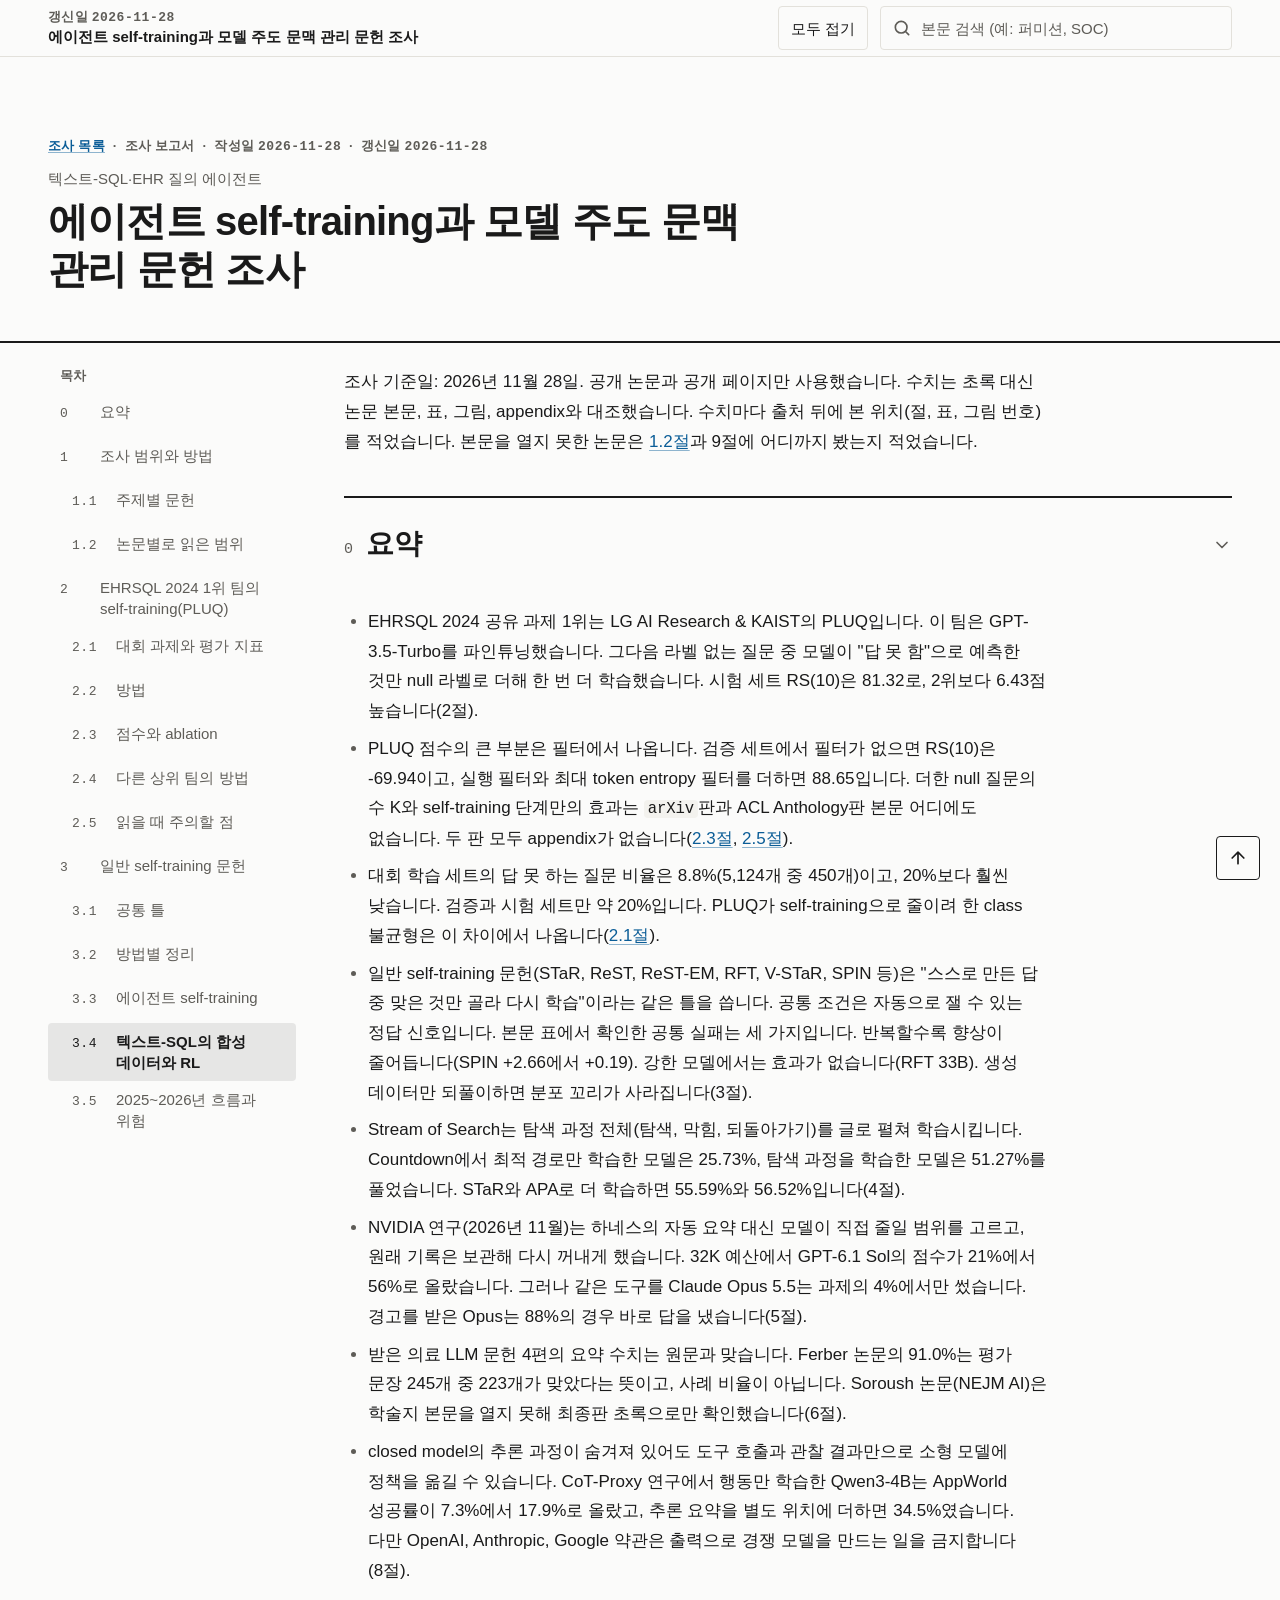
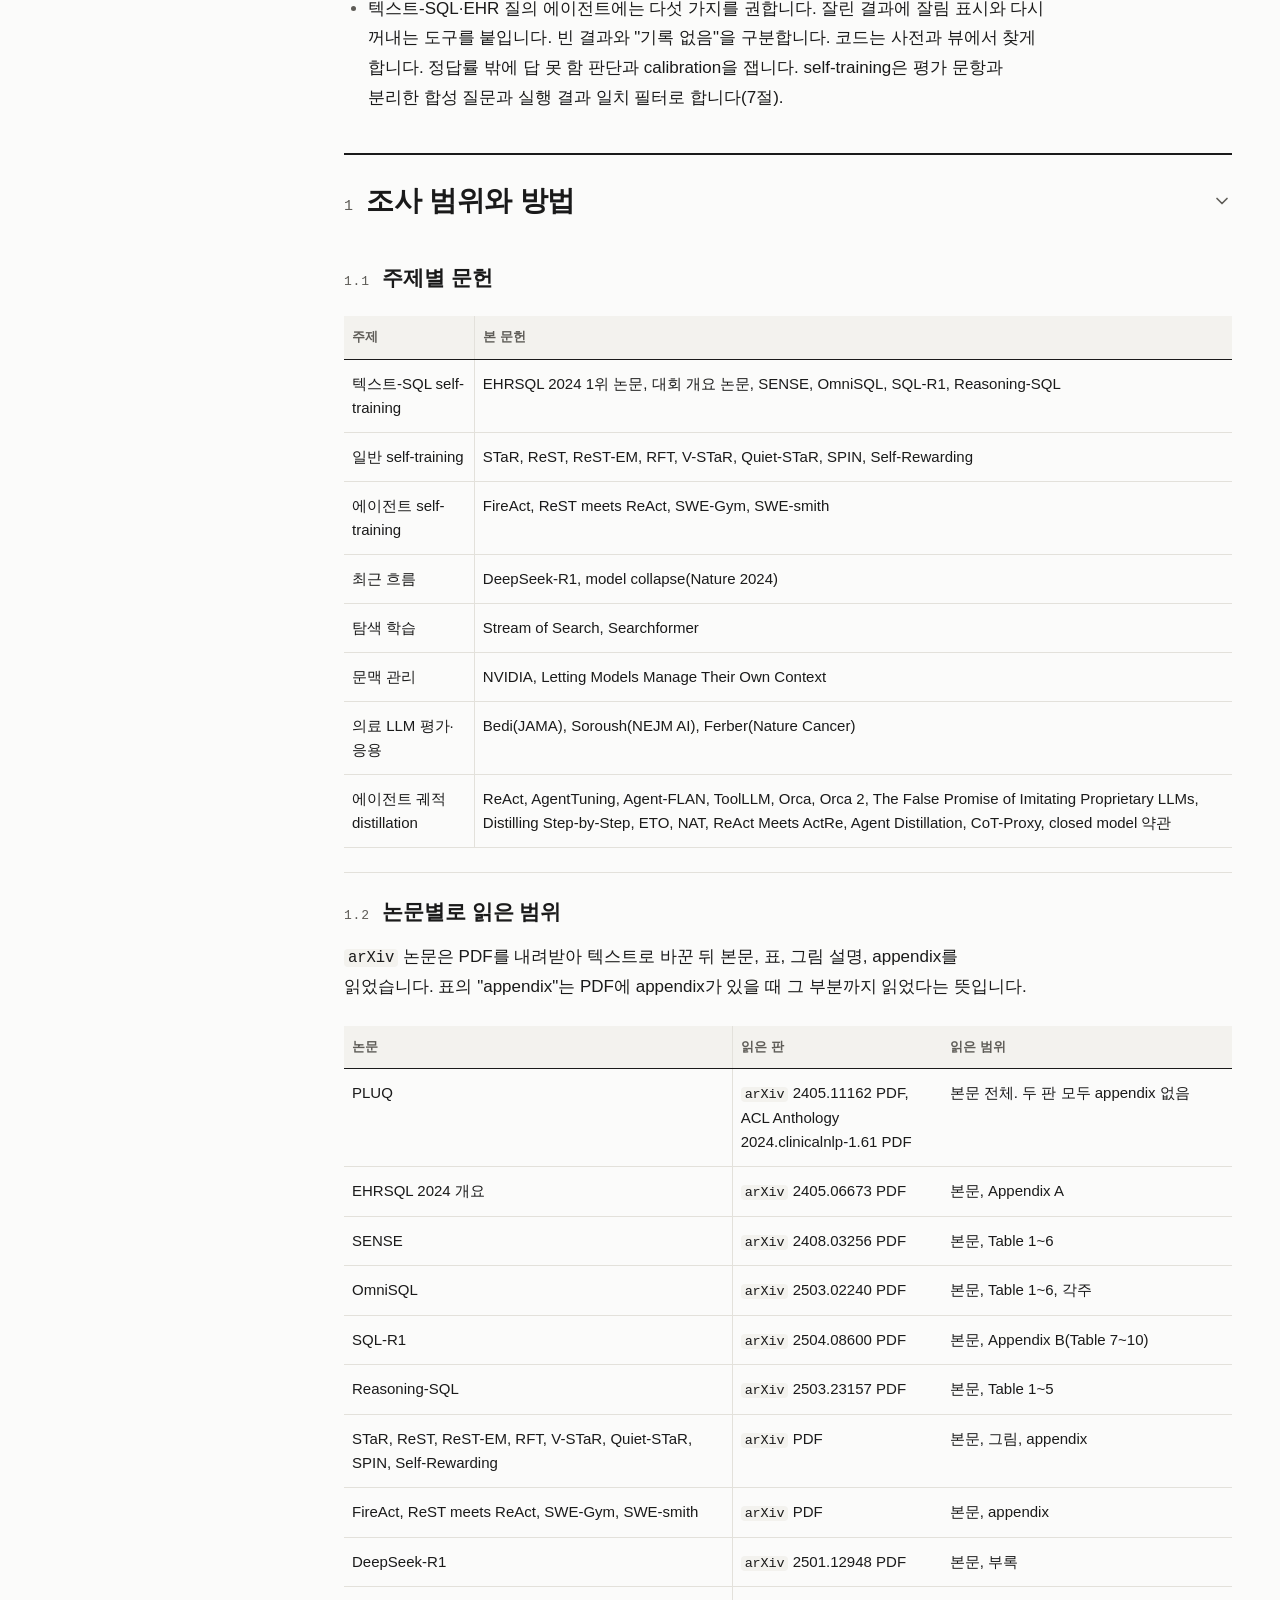
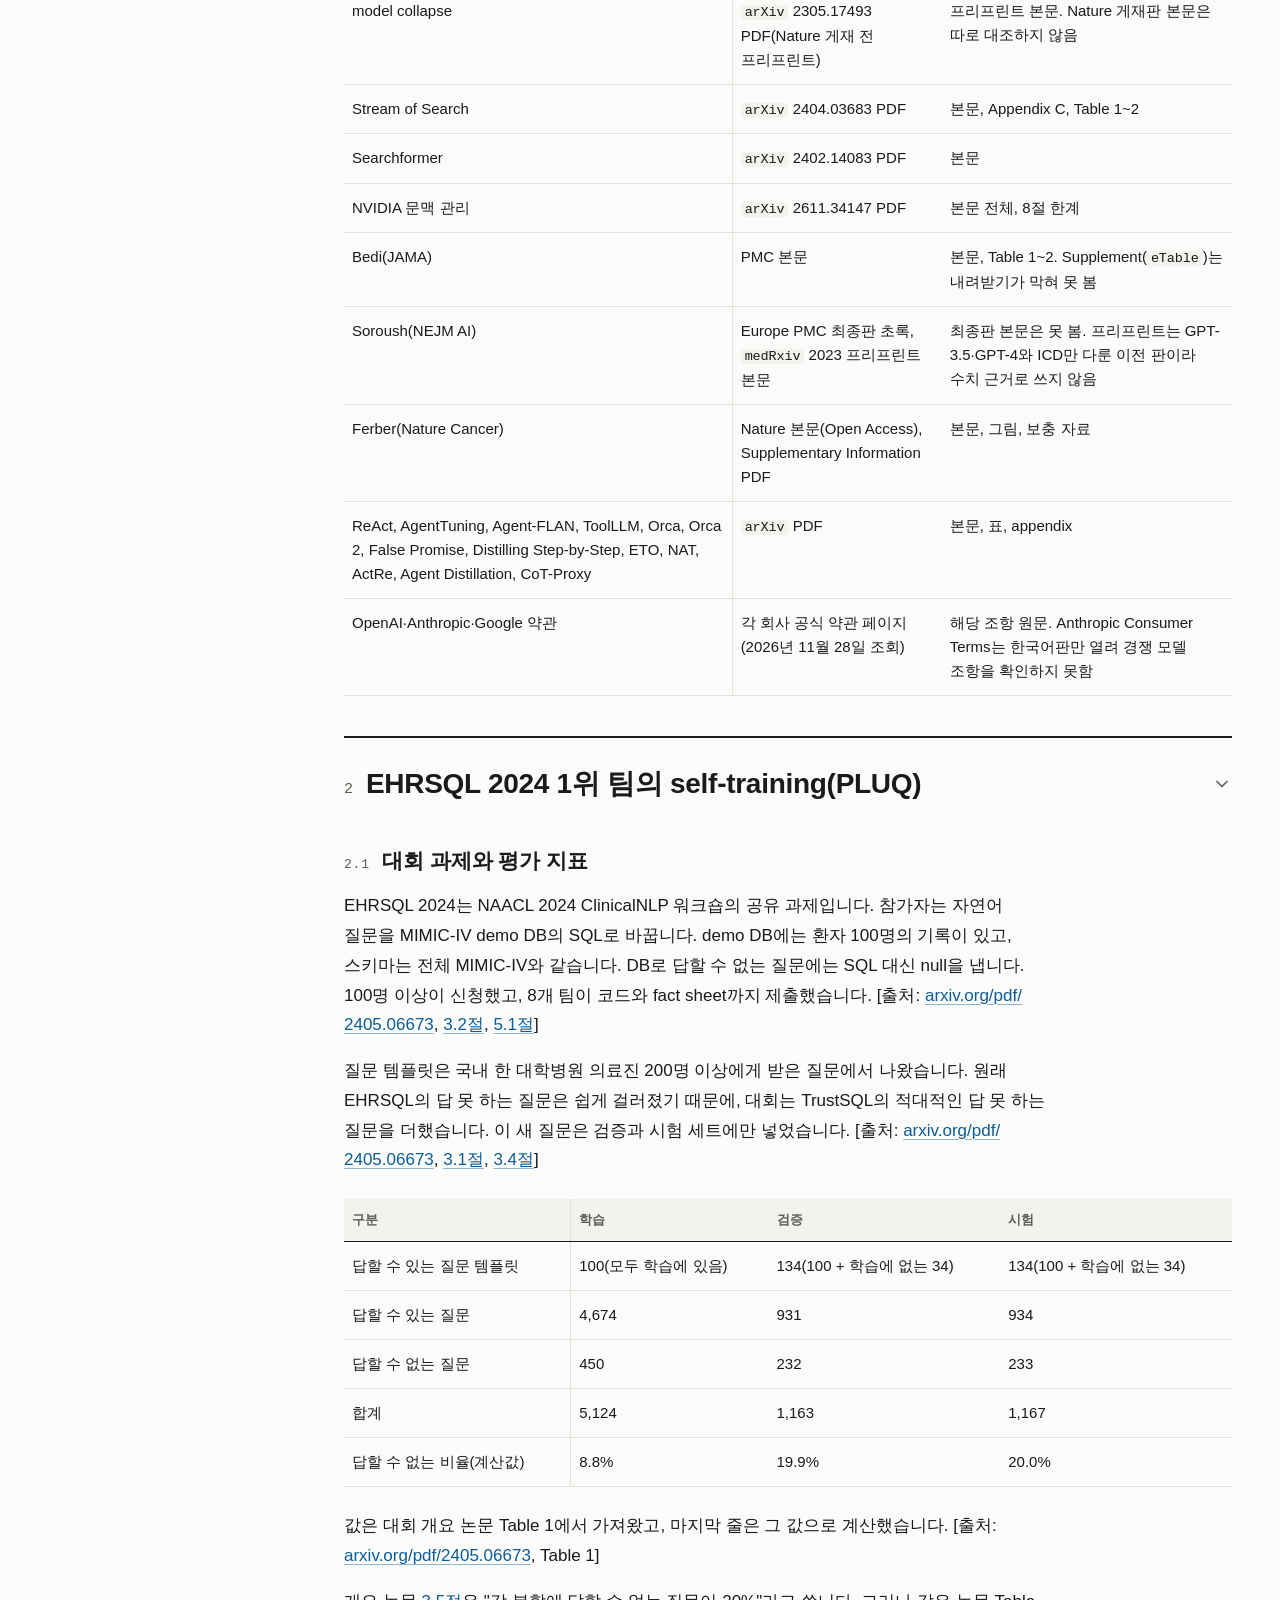
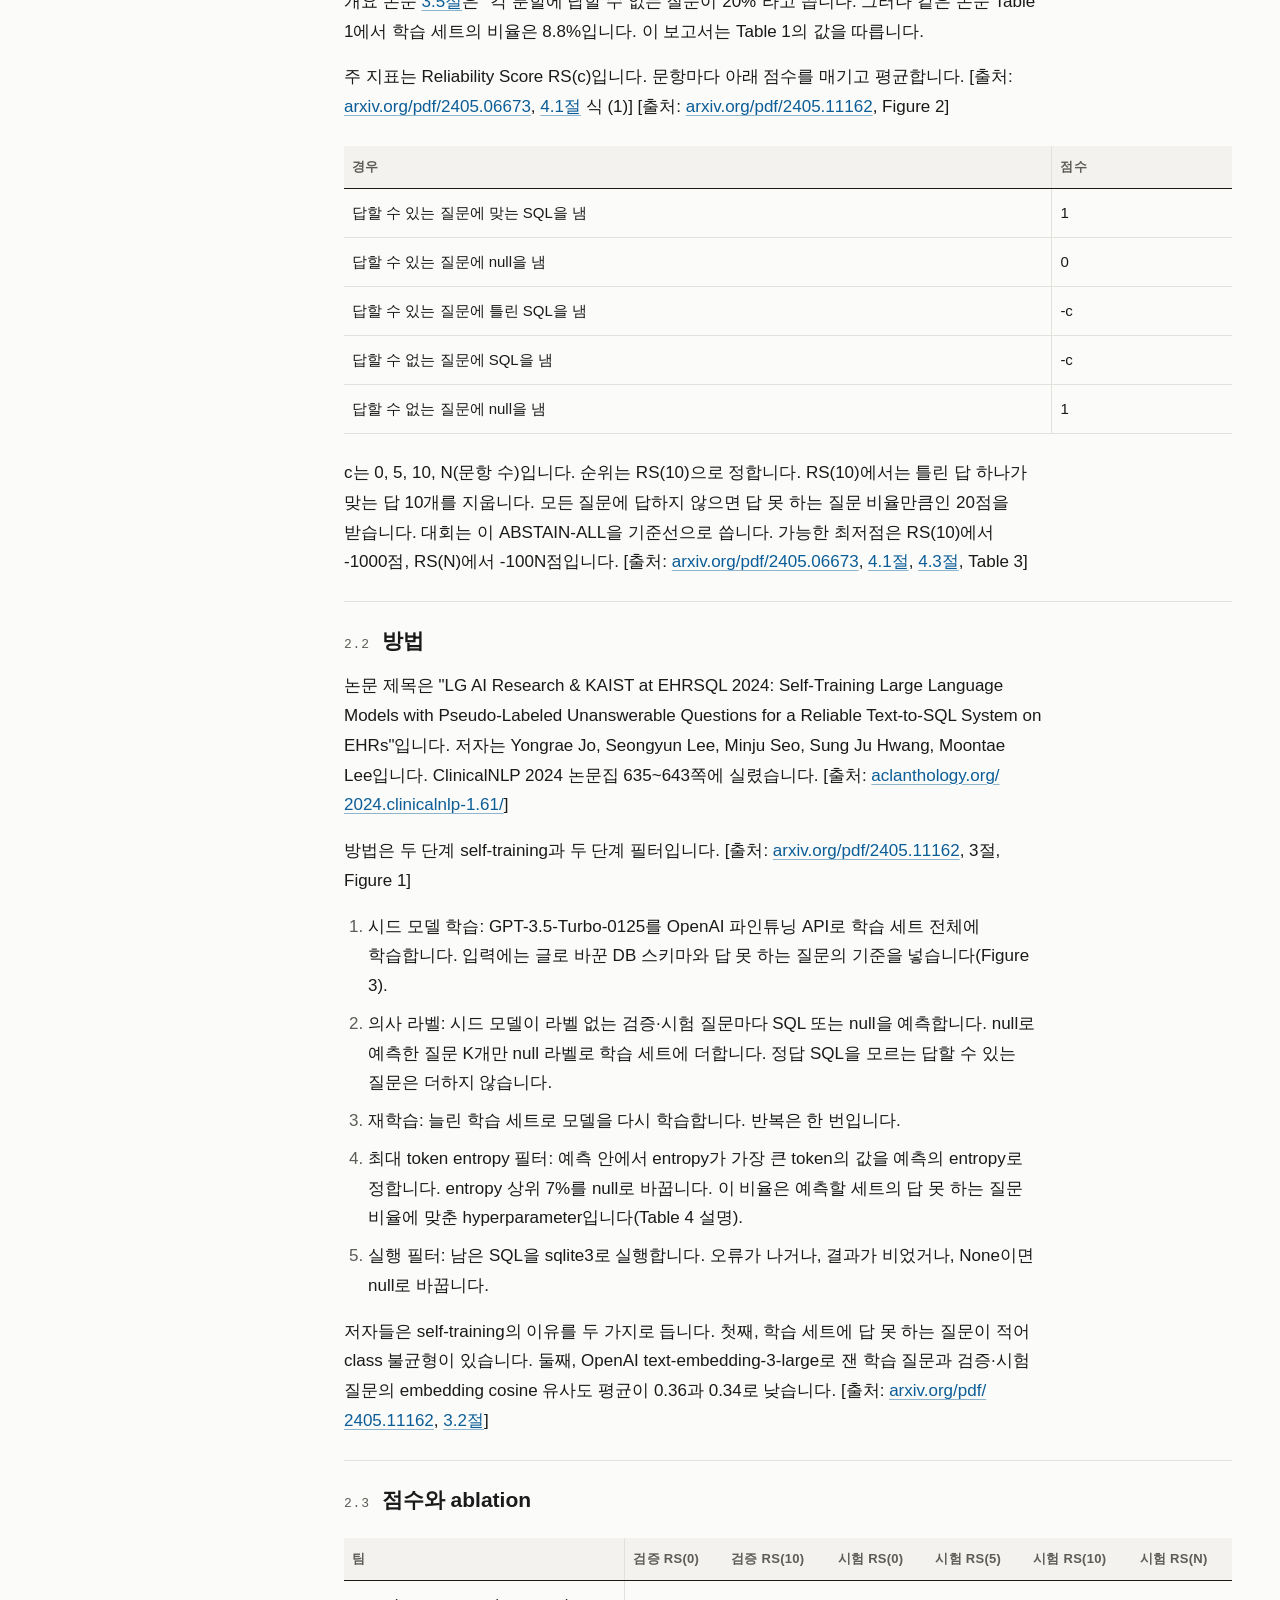
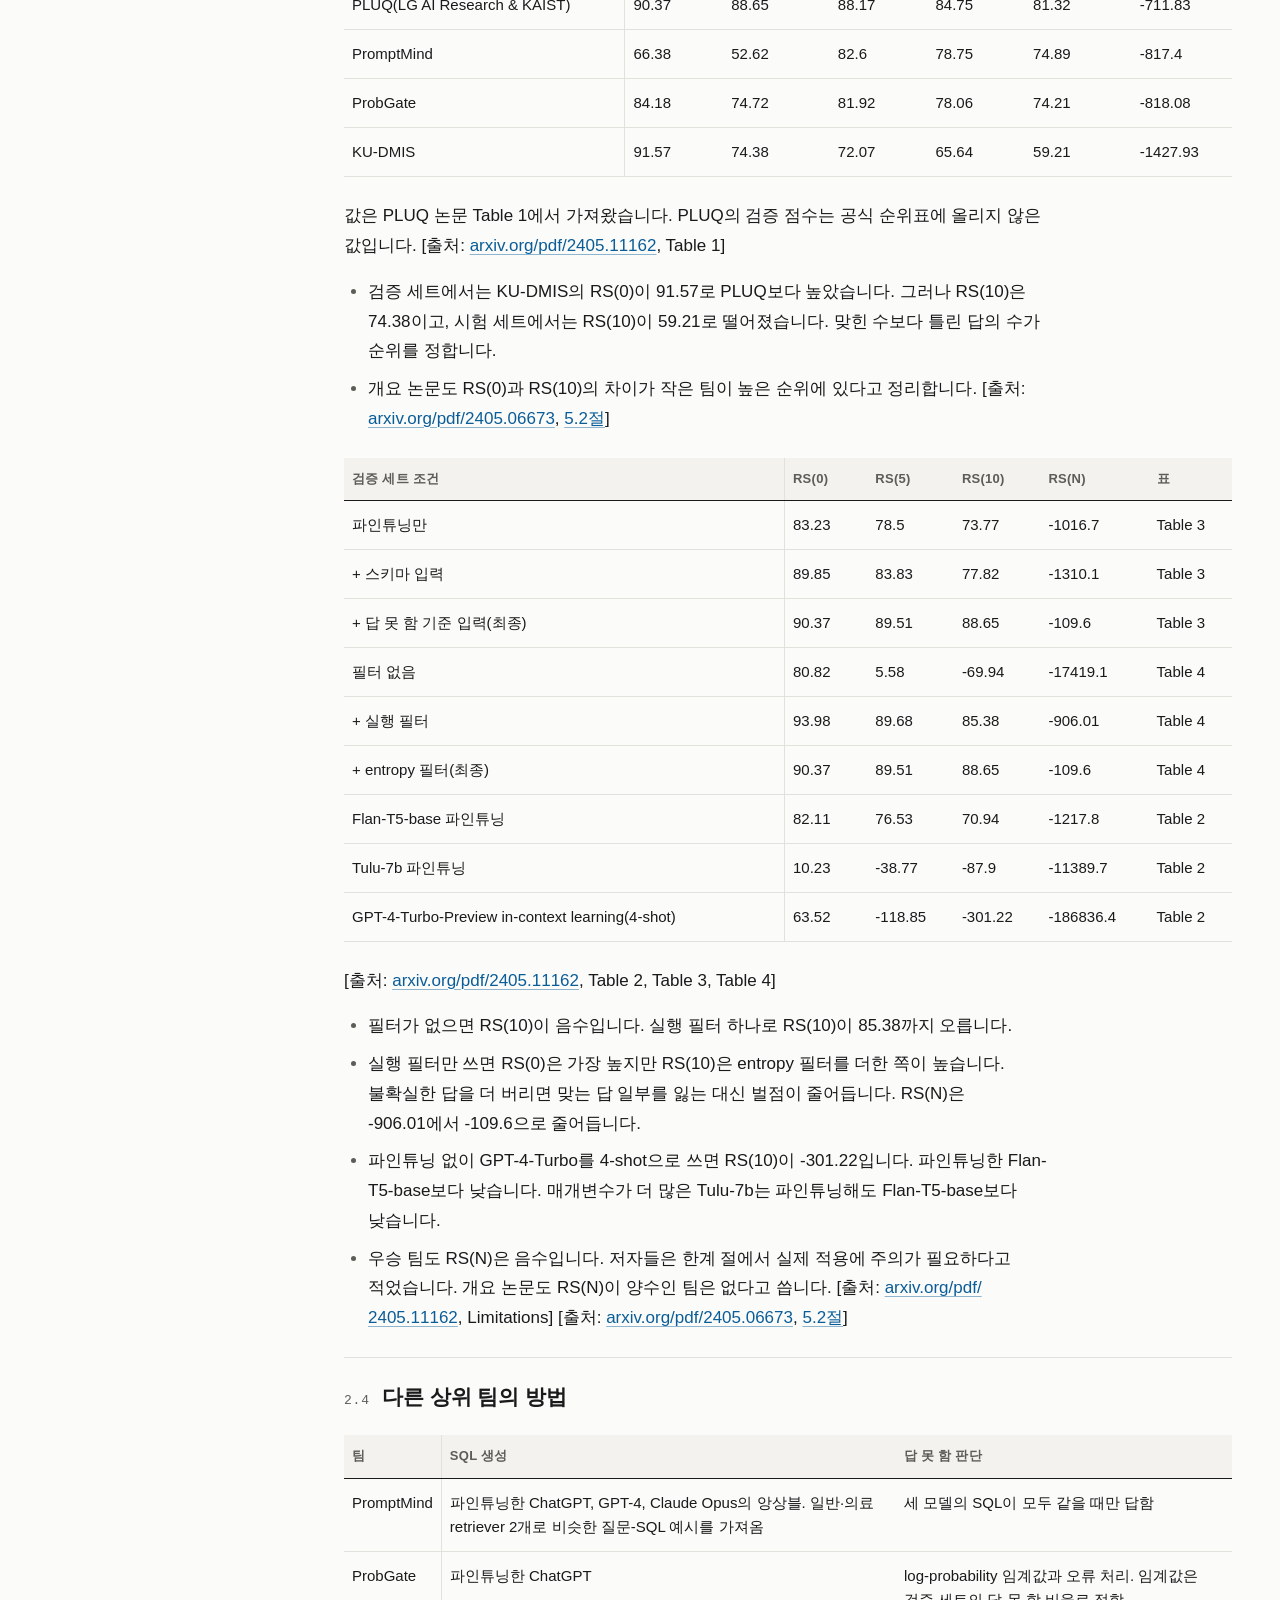
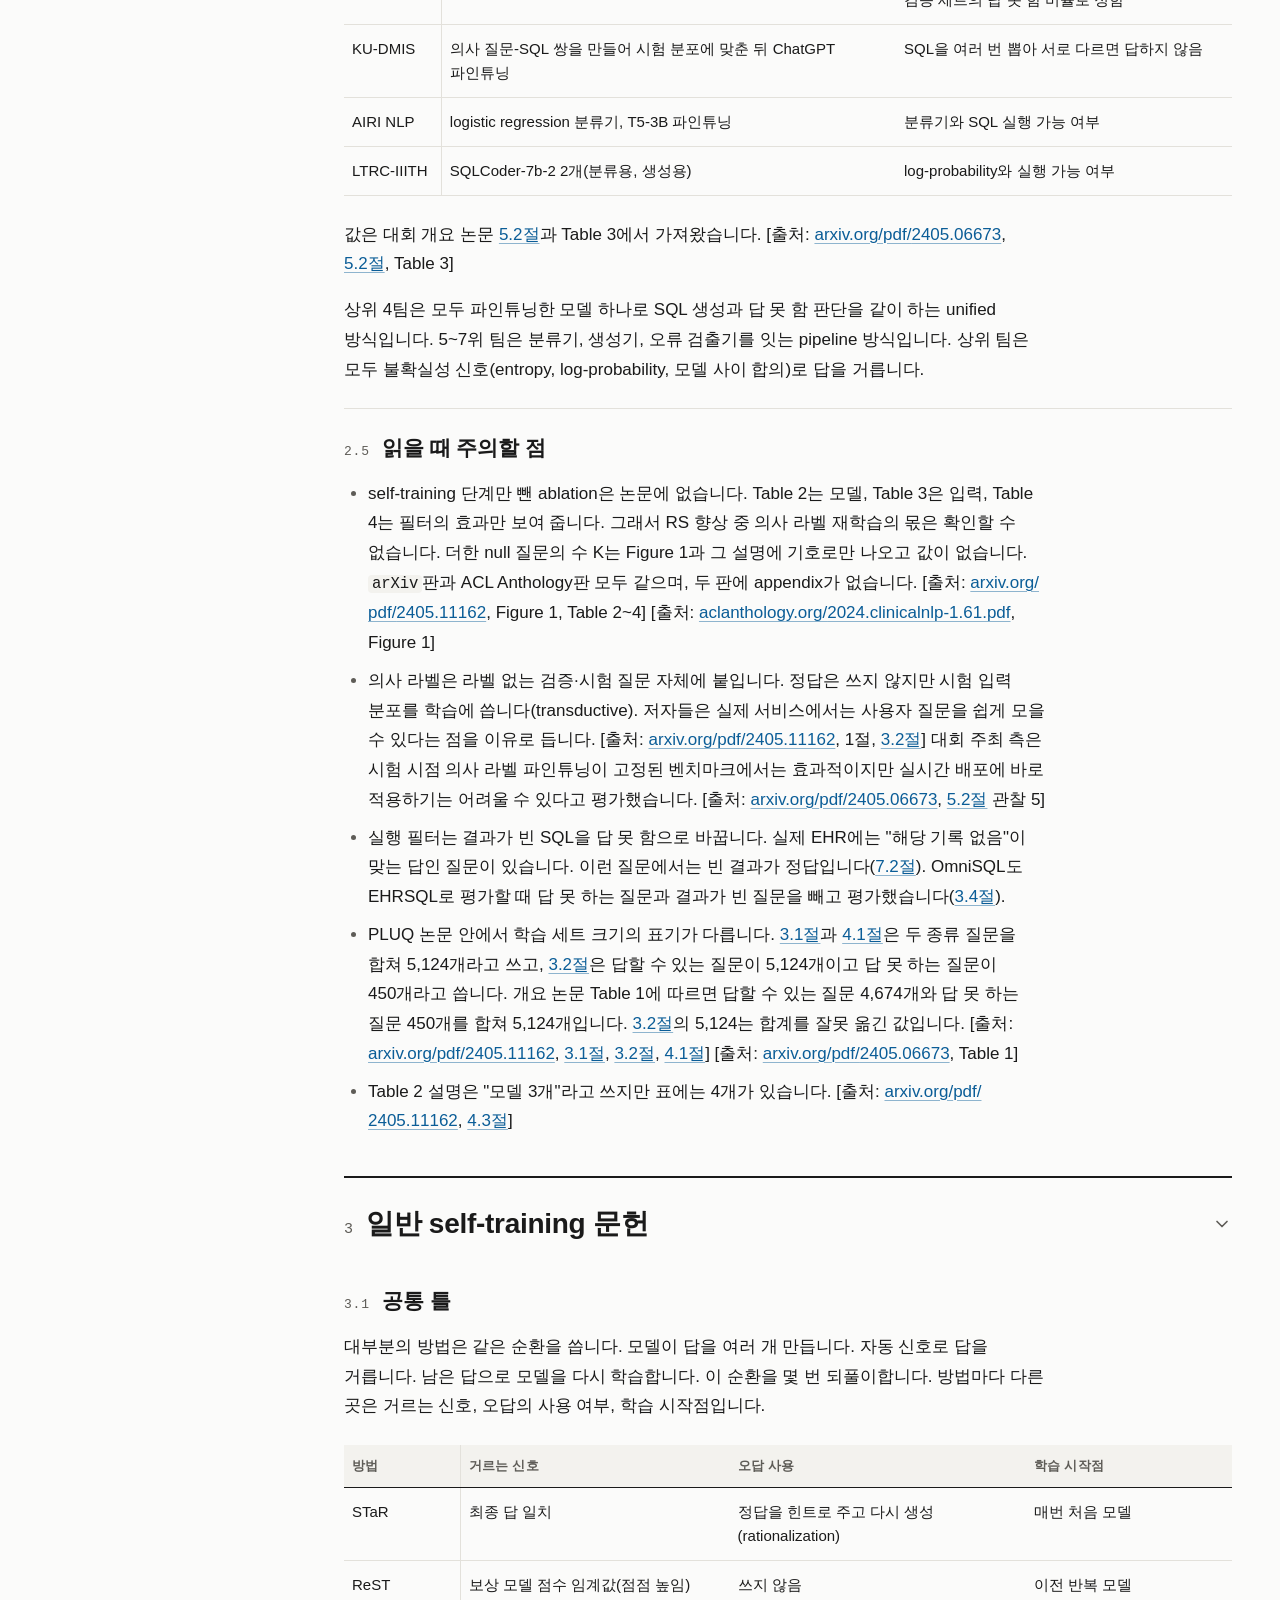
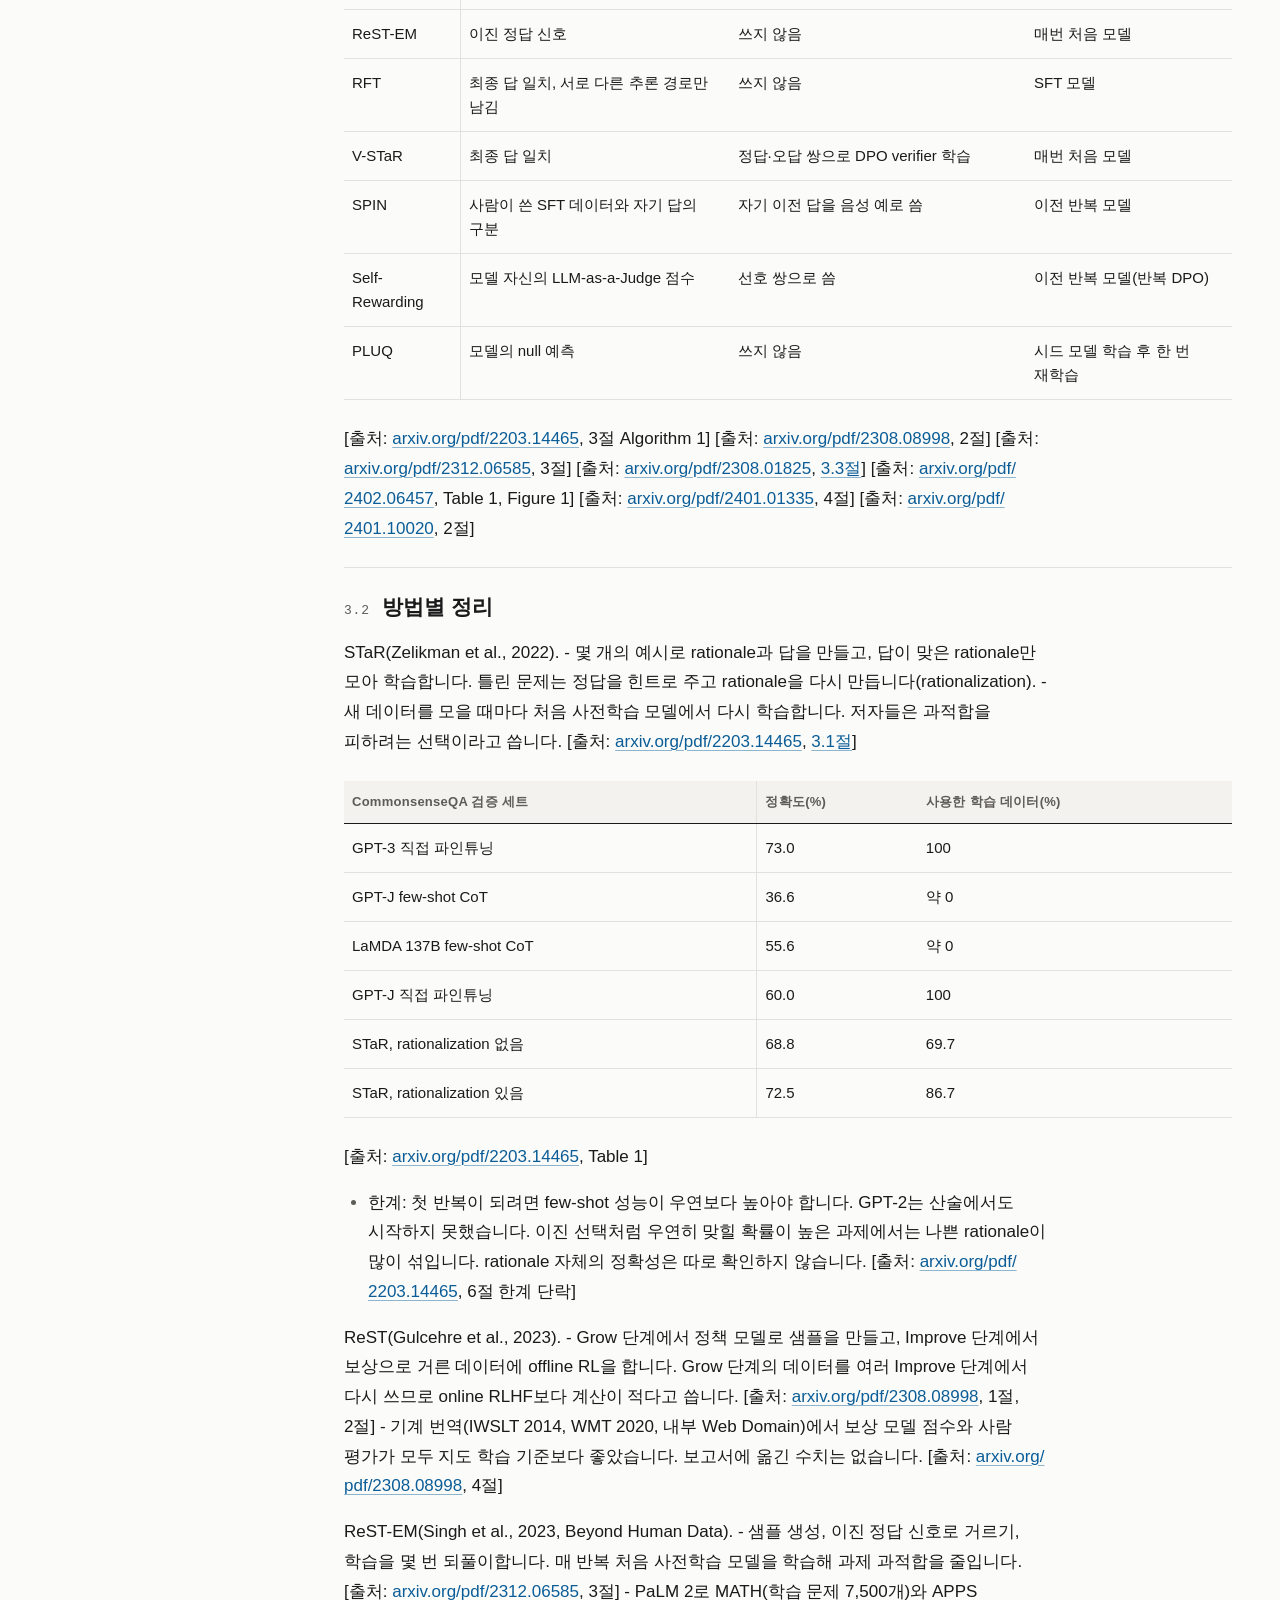
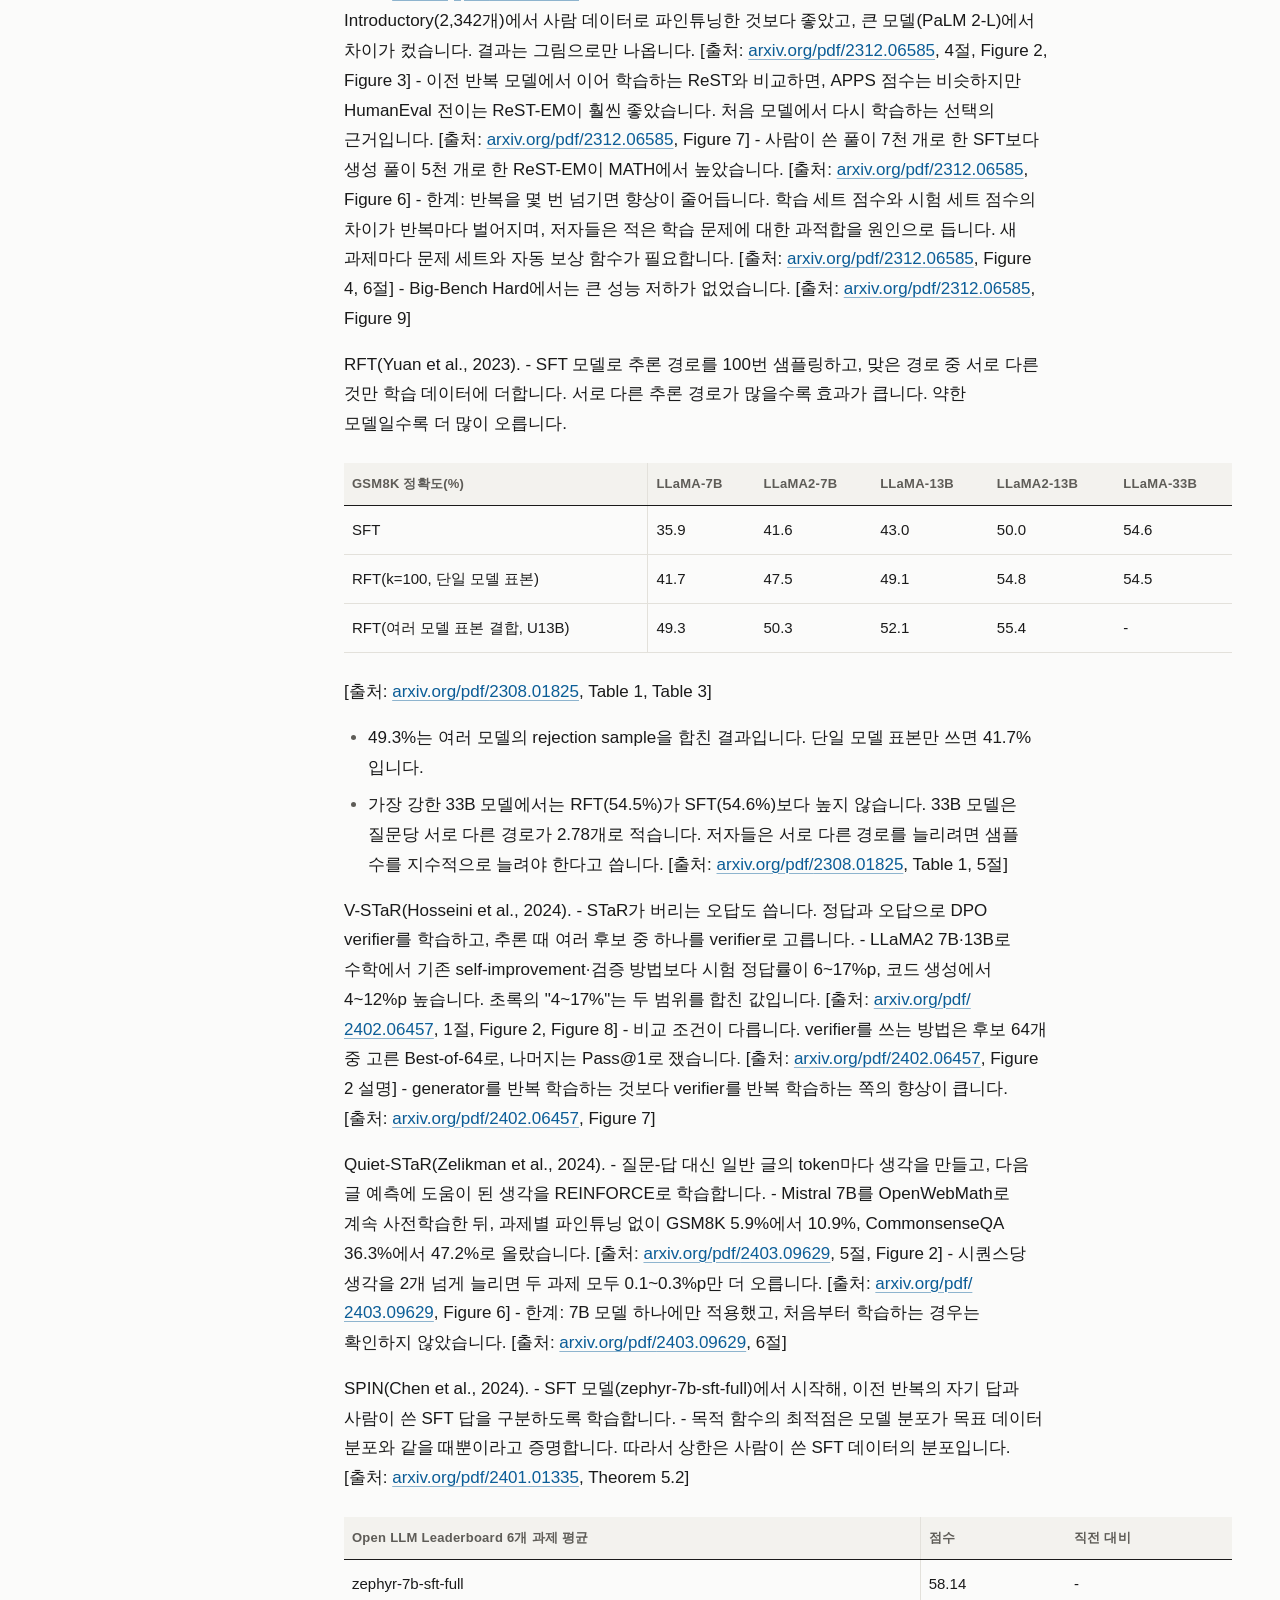
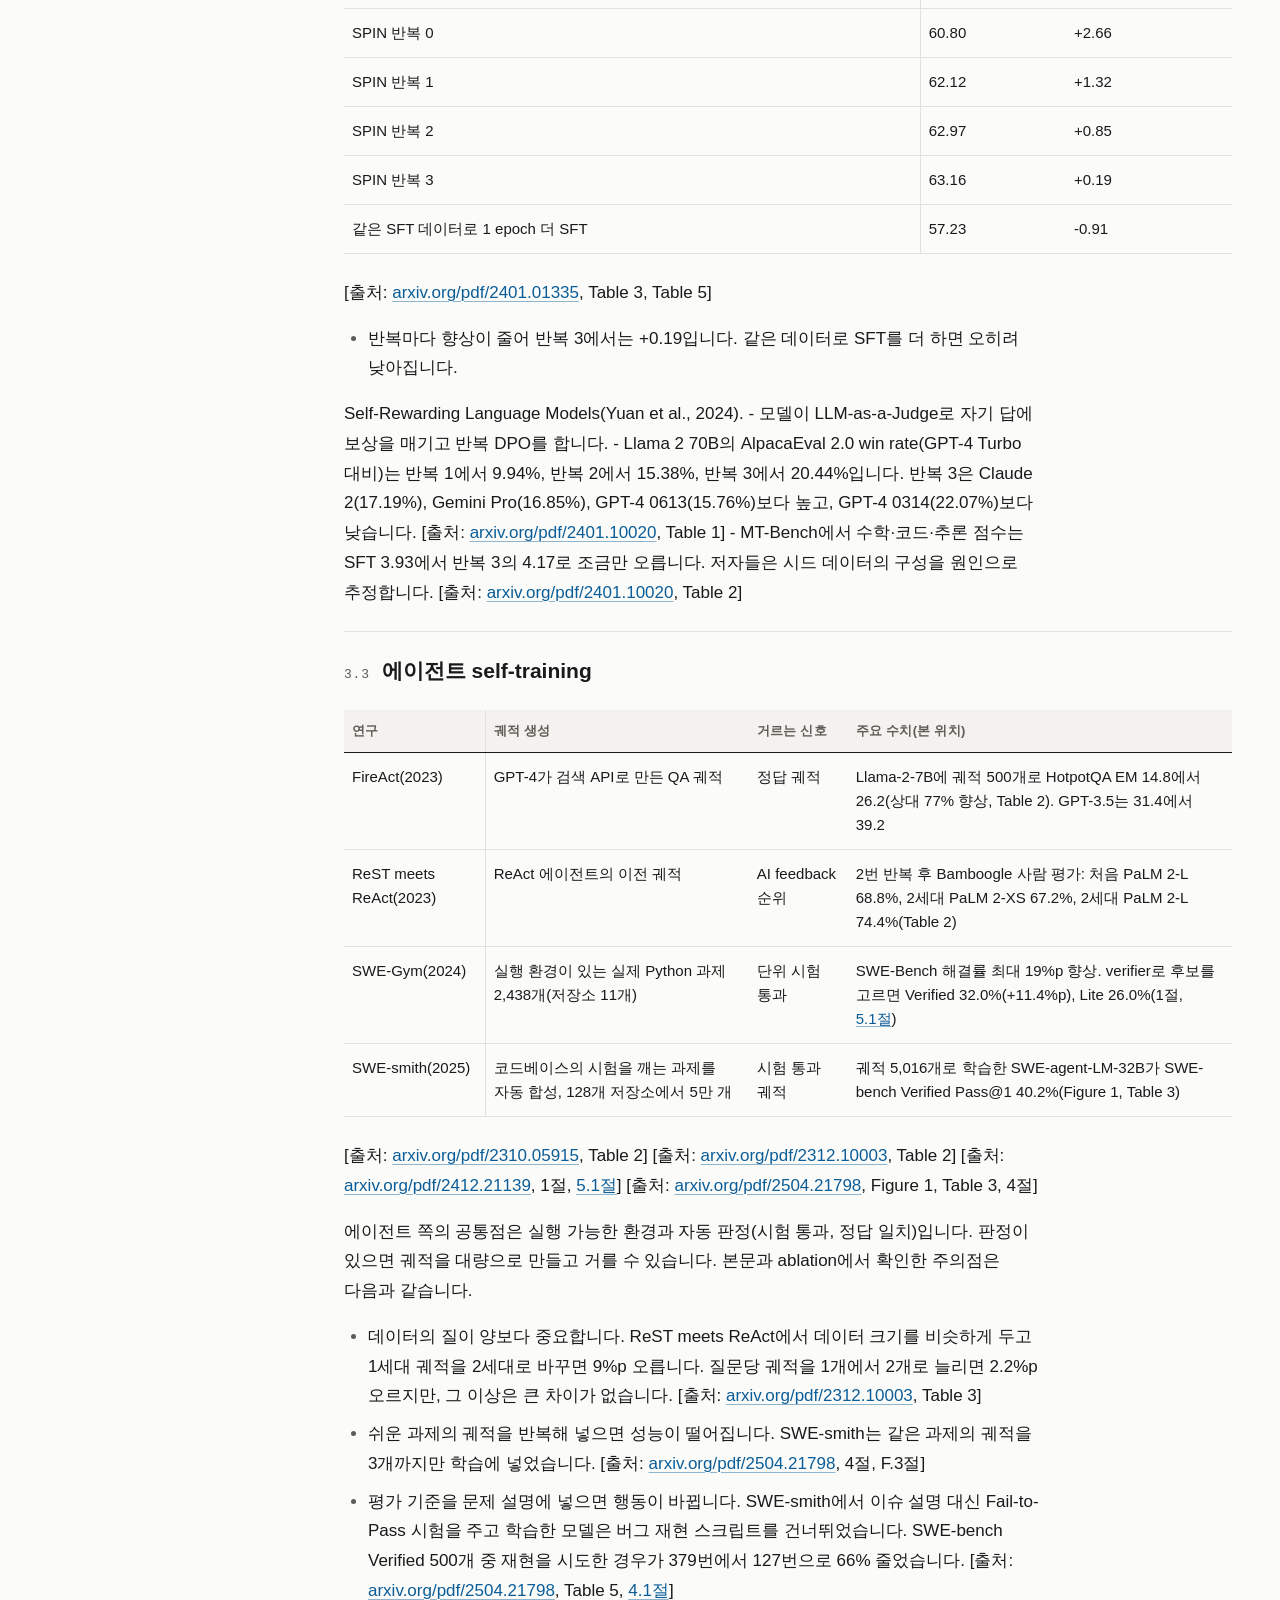
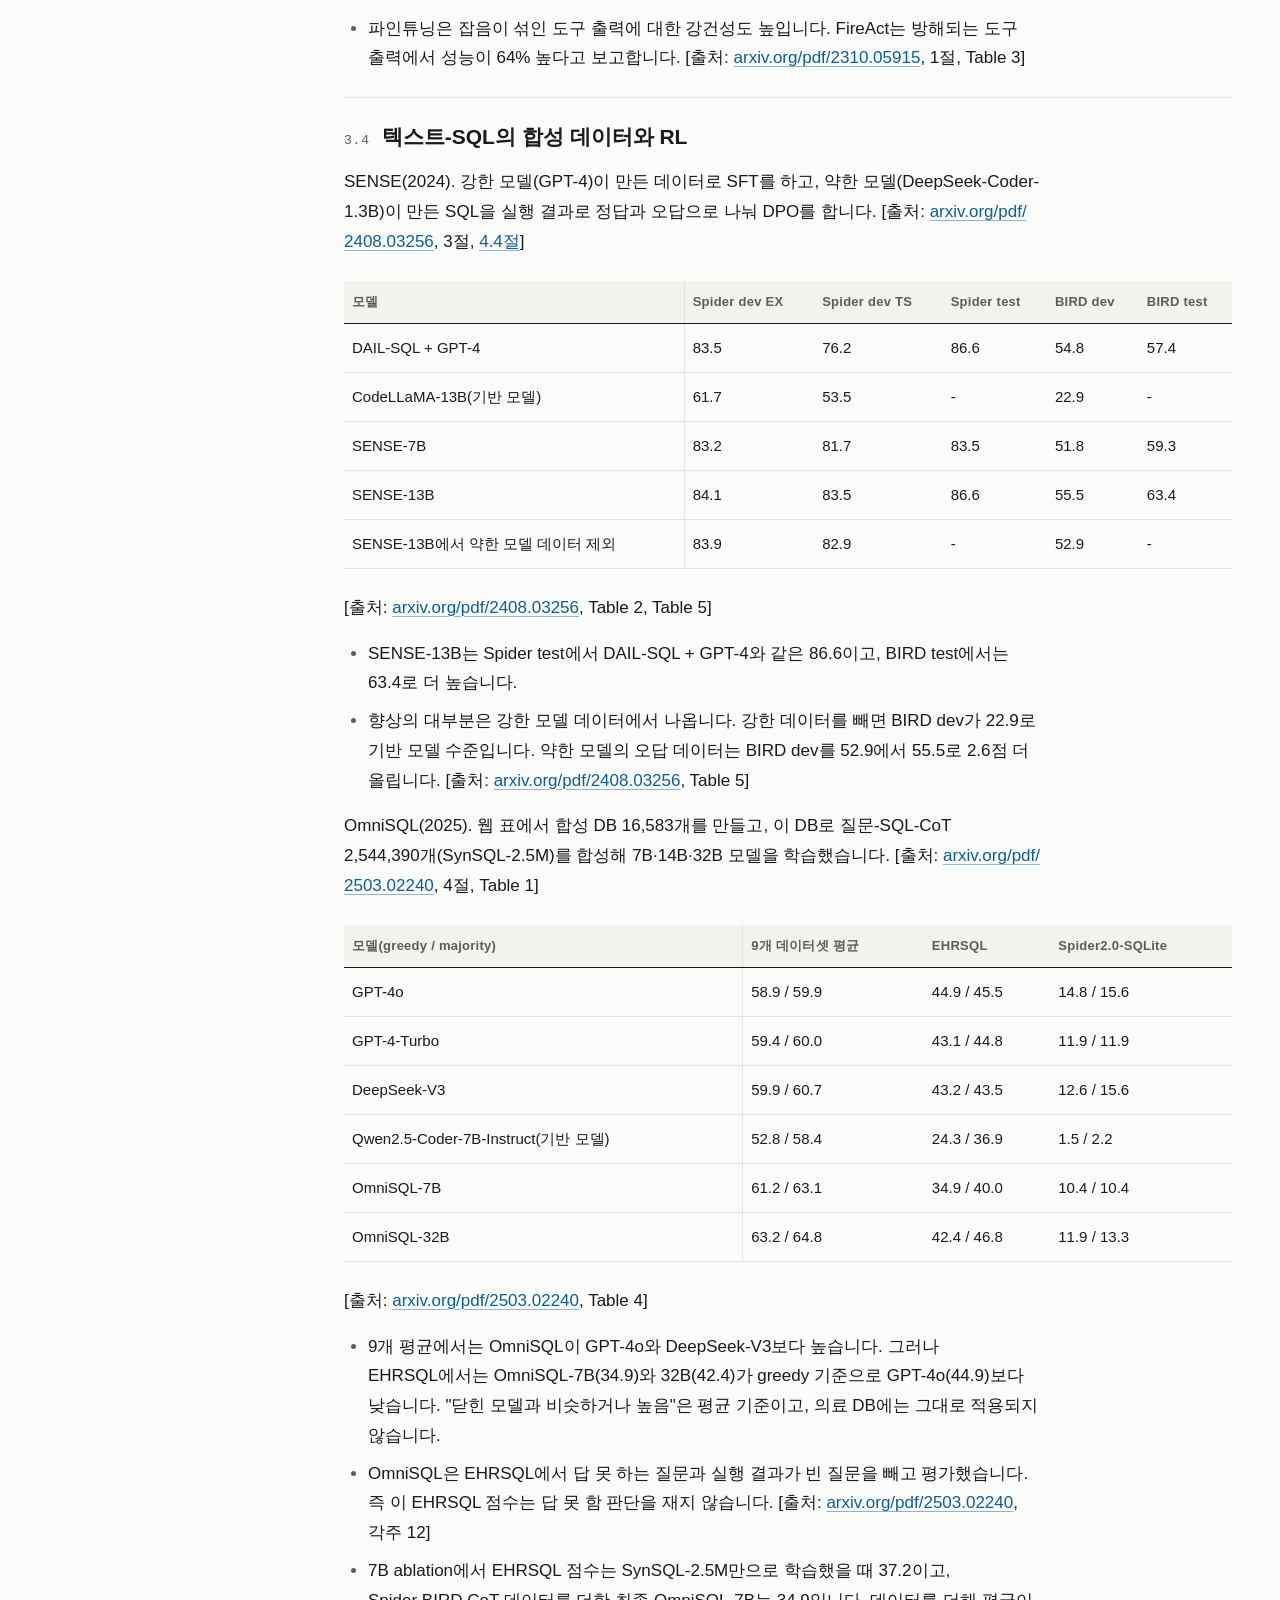
<file: docs/self-training-agent-context/index.html>
<!doctype html>
<html lang="ko">
<head>
<meta charset="utf-8">
<meta name="viewport" content="width=device-width, initial-scale=1">
<title>텍스트-SQL·EHR 질의 에이전트 · 에이전트 self-training과 모델 주도 문맥 관리 문헌 조사</title>
<meta name="description" content="EHRSQL 2024 1위 self-training, STaR·ReST 계열, Stream of Search, NVIDIA 모델 주도 문맥 관리, closed model 에이전트 궤적 distillation을 논문 본문·표·appendix 기준으로 정리하고 의료 LLM 문헌…">
<meta name="color-scheme" content="light dark">
<meta name="theme-color" media="(prefers-color-scheme: light)" content="#FBFBFA">
<meta name="theme-color" media="(prefers-color-scheme: dark)" content="#131312">
<meta property="og:title" content="텍스트-SQL·EHR 질의 에이전트 · 에이전트 self-training과 모델 주도 문맥 관리 문헌 조사">
<meta property="og:description" content="EHRSQL 2024 1위 self-training, STaR·ReST 계열, Stream of Search, NVIDIA 모델 주도 문맥 관리, closed model 에이전트 궤적 distillation을 논문 본문·표·appendix 기준으로 정리하고 의료 LLM 문헌…">
<meta property="og:type" content="article">
<meta property="og:locale" content="ko_KR">
<link rel="icon" href="data:image/svg+xml,%3Csvg xmlns='http://www.w3.org/2000/svg' viewBox='0 0 32 32'%3E%3Crect width='32' height='32' fill='%231A1A1A'/%3E%3Cpath d='M8 9h16M8 16h16M8 23h10' stroke='%23FBFBFA' stroke-width='3' stroke-linecap='round'/%3E%3C/svg%3E">
<script>(function(){var d=document.documentElement;d.className+=" js";try{if(!matchMedia("(min-width: 60em)").matches){d.className+=" m-collapse"}}catch(e){}})();</script>
<style>
:root{color-scheme:light dark;--canvas:#FBFBFA;--surface:#F3F2EE;--ink:#1A1A1A;--ink-2:#5E5C57;--ink-3:#8B8984;--hairline:#E3E1DB;--rule:#1A1A1A;--link:#0B5D97;--link-hover:#073E66;--ring:#0B5D97;--mark-bg:#FFE69C;--mark-ink:#1A1A1A;--wash-1:rgb(26 26 26 / .05);--wash-2:rgb(26 26 26 / .09);--ok-bg:#E9F2E7;--ok-ink:#2F6B3A;--part-bg:#FBF1D6;--part-ink:#8A5A00;--no-bg:#FCE9E8;--no-ink:#9C2E2C;--unk-bg:#EEEDE8;--unk-ink:#55534E;--scrim:rgb(26 26 26 / .35);--font-sans:-apple-system,BlinkMacSystemFont,"Apple SD Gothic Neo",Pretendard,"Noto Sans KR","Noto Sans CJK KR","Malgun Gothic","Segoe UI",sans-serif;--font-mono:ui-monospace,"SF Mono",Menlo,Consolas,"Liberation Mono","DejaVu Sans Mono",monospace;--fs-display:clamp(1.75rem,1.2rem + 2.2vw,2.5rem);--fs-h2:clamp(1.375rem,1.15rem + 1vw,1.75rem);--fs-h3:clamp(1.125rem,1.05rem + .4vw,1.3125rem);--fs-body:1.0625rem;--fs-table:.9375rem;--fs-ui:.9375rem;--fs-small:.8125rem;--lh-body:1.75;--lh-table:1.6;--lh-head:1.3;--lh-tight:1.2;--s-1:4px;--s-2:8px;--s-3:12px;--s-4:16px;--s-5:20px;--s-6:24px;--s-8:32px;--s-10:40px;--s-12:48px;--s-16:64px;--s-20:80px;--container:80rem;--gutter:clamp(1.25rem,4vw,3rem);--sidebar:15.5rem;--col-gap:var(--s-12);--measure:44rem;--header-h:3.5rem;--control-h:2.75rem;--icon:1.25rem;--r-ctl:4px;--r-pill:999px;--t-micro:120ms;--t-std:200ms;--ease:cubic-bezier(.2,0,0,1);--z-header:30;--z-totop:20}@media (prefers-color-scheme:dark){:root{--canvas:#131312;--surface:#1C1C1A;--ink:#ECEAE4;--ink-2:#A8A69F;--ink-3:#7C7A74;--hairline:#2A2927;--rule:#ECEAE4;--link:#7CBCEC;--link-hover:#AAD6F7;--ring:#7CBCEC;--mark-bg:#5E4C14;--mark-ink:#FFF3CF;--wash-1:rgb(236 234 228 / .07);--wash-2:rgb(236 234 228 / .12);--ok-bg:#1B2B1E;--ok-ink:#A3D9A8;--part-bg:#2D2712;--part-ink:#E5BD55;--no-bg:#34201F;--no-ink:#F2A19E;--unk-bg:#2A2926;--unk-ink:#B9B7B0;--scrim:rgb(0 0 0 / .55)}}*,*::before,*::after{box-sizing:border-box}html{scroll-behavior:smooth;scroll-padding-top:calc(var(--header-h) + var(--s-4));-webkit-text-size-adjust:100%;text-size-adjust:100%}body{margin:0;background:var(--canvas);color:var(--ink);font:400 var(--fs-body) / var(--lh-body) var(--font-sans);word-break:keep-all;overflow-wrap:break-word;-webkit-font-smoothing:antialiased;text-rendering:optimizeLegibility}html.sheet-open{overflow:hidden}[hidden]{display:none !important}.mono{font-family:var(--font-mono);letter-spacing:.04em}:focus-visible{outline:2px solid var(--ring);outline-offset:2px}a{color:var(--link);text-decoration:underline;text-decoration-thickness:1px;text-underline-offset:.15em;text-decoration-color:color-mix(in srgb,var(--link) 45%,transparent);transition:color var(--t-micro) var(--ease),text-decoration-color var(--t-micro) var(--ease)}a:hover{color:var(--link-hover);text-decoration-color:currentColor}svg{display:block}.sr-only{position:absolute !important;width:1px;height:1px;padding:0;margin:-1px;overflow:hidden;clip:rect(0 0 0 0);clip-path:inset(50%);white-space:nowrap;border:0}html:not(.js) .js-only{display:none !important}.skip{position:absolute;top:var(--s-2);left:var(--s-2);z-index:calc(var(--z-header) + 1);padding:var(--s-3) var(--s-4);background:var(--ink);color:var(--canvas);border-radius:var(--r-ctl);text-decoration:none;font-weight:600;transform:translateY(-200%)}.skip:focus-visible{transform:none;outline-color:var(--ring)}.btn{display:inline-flex;align-items:center;justify-content:center;gap:var(--s-1);min-height:var(--control-h);min-width:var(--control-h);padding:0 var(--s-3);border:1px solid transparent;border-radius:var(--r-ctl);background:transparent;color:var(--ink);font:500 var(--fs-ui) / 1 var(--font-sans);cursor:pointer;text-decoration:none;white-space:nowrap;transition:background-color var(--t-micro) var(--ease)}.btn:hover{background:var(--wash-1)}.btn:active{background:var(--wash-2)}.btn--outline{border-color:var(--hairline)}.btn--icon{padding:0}.btn svg{width:var(--icon);height:var(--icon);flex:none}.hdr{position:sticky;top:0;z-index:var(--z-header);background:var(--canvas);border-bottom:1px solid var(--hairline)}.hdr__in{max-width:var(--container);margin:0 auto;padding:var(--s-1) var(--gutter);min-height:var(--header-h);display:flex;flex-wrap:wrap;align-items:center;gap:var(--s-1)}.brand{display:flex;flex-direction:column;justify-content:center;min-width:0;flex:1 1 0;min-height:var(--control-h);color:inherit;text-decoration:none;border-radius:var(--r-ctl)}.brand:hover{color:inherit}.brand__kicker{display:none;font-size:var(--fs-small);font-weight:600;line-height:1.3;letter-spacing:.02em;color:var(--ink-2);white-space:nowrap}.btn--all .btn__label{display:none}.btn--all[data-action="open"] .ico--close,.btn--all[data-action="close"] .ico--open{display:none}.hdr .btn--outline{border-color:transparent}.brand__title{font-size:var(--fs-ui);font-weight:600;line-height:1.3;white-space:nowrap;overflow:hidden;text-overflow:ellipsis}.srch{flex:1 1 100%;order:10;display:none;margin:0;padding-bottom:var(--s-2)}.hdr.search-open .srch{display:block}.srch__box{position:relative;display:flex;align-items:center}.srch__icon{position:absolute;left:var(--s-3);width:var(--icon);height:var(--icon);color:var(--ink-2);pointer-events:none}.srch input{width:100%;height:var(--control-h);margin:0;padding:0 var(--control-h) 0 calc(var(--s-3) + var(--icon) + var(--s-2));border:1px solid var(--hairline);border-radius:var(--r-ctl);background:var(--canvas);color:var(--ink);font:400 var(--fs-ui) / 1 var(--font-sans);-webkit-appearance:none;appearance:none}.srch input::placeholder{color:var(--ink-2);opacity:1}.srch input::-webkit-search-cancel-button,.srch input::-webkit-search-decoration{-webkit-appearance:none;appearance:none}.srch__clear{position:absolute;right:2px;top:2px;min-height:calc(var(--control-h) - 4px);min-width:calc(var(--control-h) - 4px);color:var(--ink-2)}.status{max-width:var(--container);margin:0 auto;padding:var(--s-2) var(--gutter);display:flex;flex-wrap:wrap;align-items:center;gap:var(--s-2) var(--s-3);background:var(--surface);border-top:1px solid var(--hairline);color:var(--ink-2);font-size:var(--fs-small);font-weight:500;line-height:1.4}.status[hidden]{display:none}.status strong{color:var(--ink);font-weight:600}.status .btn{min-height:2rem;padding:0 var(--s-2);font-size:var(--fs-small);color:var(--link)}@media (min-width:60em){.hdr__in{flex-wrap:nowrap;gap:var(--s-3)}.btn--toc,.btn--search{display:none}.brand__kicker{display:block}.btn--all svg{display:none}.btn--all .btn__label{display:inline}.hdr .btn--outline{border-color:var(--hairline)}.srch{display:block;flex:0 1 22rem;order:0;padding-bottom:0}}.hero{max-width:var(--container);margin:0 auto;padding:var(--s-10) var(--gutter) var(--s-8);border-bottom:2px solid var(--rule)}.kicker{margin:0 0 var(--s-3);font-size:var(--fs-small);font-weight:600;line-height:1.4;letter-spacing:.02em;color:var(--ink-2)}.kicker__sep{margin:0 var(--s-1)}.hero h1{margin:0;display:flex;flex-direction:column;gap:var(--s-2);max-width:var(--measure)}.hero__sup{font:500 var(--fs-ui) / 1.4 var(--font-sans);color:var(--ink-2)}.hero__sep{display:none}.hero__main{font-size:var(--fs-display);font-weight:700;line-height:var(--lh-tight);letter-spacing:-.02em}@media (min-width:60em){.hero{padding-top:var(--s-20);padding-bottom:var(--s-12)}}.layout{max-width:var(--container);margin:0 auto;padding:0 var(--gutter)}.side{display:none}.doc{min-width:0;padding-bottom:var(--s-16)}@media (min-width:60em){.layout{display:grid;grid-template-columns:var(--sidebar) minmax(0,1fr);gap:var(--col-gap);align-items:start}.side{display:block;position:sticky;top:calc(var(--header-h) + var(--s-6));max-height:calc(100dvh - var(--header-h) - var(--s-12));overflow-y:auto;padding:var(--s-6) 0 var(--s-6);scrollbar-width:thin}}.side__title{margin:0 0 var(--s-2);padding:0 var(--s-3);font-size:var(--fs-small);font-weight:600;line-height:1.4;letter-spacing:.02em;color:var(--ink-2)}.toc,.toc ol{list-style:none;margin:0;padding:0}.toc a{display:flex;align-items:baseline;gap:var(--s-2);min-height:var(--control-h);padding:var(--s-2) var(--s-3);border-radius:var(--r-ctl);color:var(--ink-2);font-size:var(--fs-ui);font-weight:500;line-height:1.4;text-decoration:none;transition:background-color var(--t-micro) var(--ease),color var(--t-micro) var(--ease)}.toc a:hover{background:var(--wash-1);color:var(--ink)}.toc a[aria-current="true"]{background:var(--wash-2);color:var(--ink);font-weight:600}.toc__num{flex:none;min-width:2rem;font:500 var(--fs-small) / 1.4 var(--font-mono);letter-spacing:.04em}.toc__sub a{padding-left:var(--s-6)}.toc__sub .toc__num{min-width:2.25rem}.sec{border-top:2px solid var(--rule);margin-top:var(--s-10);padding-top:var(--s-4)}.doc>.sec:first-child{border-top:0;margin-top:0;padding-top:var(--s-6)}.sec__h{margin:0;font-size:var(--fs-h2);font-weight:700;line-height:var(--lh-head);letter-spacing:-.01em}.sec__btn{display:flex;align-items:baseline;gap:var(--s-3);width:calc(100% + 2 * var(--s-2));margin:0 calc(-1 * var(--s-2));padding:var(--s-3) var(--s-2);border:0;border-radius:var(--r-ctl);background:transparent;color:inherit;font:inherit;letter-spacing:inherit;text-align:left;cursor:pointer;-webkit-appearance:none;appearance:none;transition:background-color var(--t-micro) var(--ease)}.sec__btn:hover{background:var(--wash-1)}.sec__btn:active{background:var(--wash-2)}.num{flex:none;font:500 var(--fs-ui) / 1 var(--font-mono);letter-spacing:.06em;color:var(--ink-2)}.ttl{flex:1 1 auto;min-width:0}.chev{flex:none;align-self:center;width:var(--icon);height:var(--icon);color:var(--ink-2);transition:transform var(--t-micro) var(--ease)}.sec__btn[aria-expanded="false"] .chev{transform:rotate(-90deg)}.sec__body{padding-top:var(--s-2)}.sec__body.is-entering{animation:fade-in var(--t-micro) var(--ease) both}@keyframes fade-in{from{opacity:0}to{opacity:1}}.js:not(.is-ready).m-collapse .doc>.sec ~ .sec>.sec__body,.js:not(.is-ready) .sec[data-default="closed"]>.sec__body{display:none}.blk{padding-top:var(--s-6)}.blk + .blk{border-top:1px solid var(--hairline);margin-top:var(--s-6)}.blk__h{display:flex;align-items:baseline;gap:var(--s-3);margin:0 0 var(--s-4);font-size:var(--fs-h3);font-weight:600;line-height:1.4}.blk__h .num{font-size:var(--fs-small)}.doc p,.doc ul,.doc ol:not(.srcs){max-width:var(--measure)}.doc p{margin:0 0 var(--s-4)}.doc ul,.doc ol{margin:0 0 var(--s-4);padding-left:var(--s-6)}.doc li{margin-bottom:var(--s-2)}.doc li::marker{color:var(--ink-2)}.doc>.blk>:last-child,.sec__body>.blk>:last-child{margin-bottom:0}code{font-family:var(--font-mono);font-size:.92em;letter-spacing:-.01em;background:var(--surface);padding:0 var(--s-1);border-radius:var(--r-ctl);overflow-wrap:anywhere}mark{background:var(--mark-bg);color:var(--mark-ink);border-radius:var(--r-ctl);padding:0 1px}.url{overflow-wrap:anywhere}.src{display:inline-flex;align-items:center;min-height:2rem;margin:1px 0;padding:0 var(--s-2);border:1px solid var(--hairline);border-radius:var(--r-ctl);font-size:var(--fs-small);font-weight:600;line-height:1;text-decoration:none;white-space:nowrap;transition:background-color var(--t-micro) var(--ease),color var(--t-micro) var(--ease)}.src:hover{background:var(--wash-1);text-decoration:underline}.src + .src{margin-left:var(--s-1)}.tbl{margin:var(--s-6) 0}.tbl__scroll{overflow-x:auto;scrollbar-width:thin}.tbl__scroll:focus-visible{outline-offset:4px}table{border-collapse:collapse;width:100%;font-size:var(--fs-table);line-height:var(--lh-table)}th,td{padding:var(--s-3) var(--s-2);text-align:left;vertical-align:top;border-bottom:1px solid var(--hairline);overflow-wrap:break-word}.tbl--scroll th:first-child,.tbl--scroll td:first-child{position:sticky;left:0;background:var(--canvas);border-right:1px solid var(--hairline)}.tbl--scroll thead th:first-child{background:var(--surface)}thead th{background:var(--surface);color:var(--ink-2);font-size:var(--fs-small);font-weight:600;letter-spacing:.02em;line-height:1.4;vertical-align:bottom;border-bottom:1px solid var(--rule)}td code{font-size:.9em}@media (min-width:48em){th,td{min-width:4rem}td code,th code{overflow-wrap:break-word}.tbl--cards th:first-child,.tbl--cards td:first-child{position:sticky;left:0;background:var(--canvas);border-right:1px solid var(--hairline)}.tbl--cards thead th:first-child{background:var(--surface)}}.pill{display:inline-flex;align-items:center;min-height:1.5rem;padding:var(--s-1) var(--s-3);border-radius:var(--r-pill);font-size:var(--fs-small);font-weight:600;line-height:1.3}.pill--ok{background:var(--ok-bg);color:var(--ok-ink)}.pill--part{background:var(--part-bg);color:var(--part-ink)}.pill--no{background:var(--no-bg);color:var(--no-ink)}.pill--unk{background:var(--unk-bg);color:var(--unk-ink)}.pill__note{display:block;margin-top:var(--s-1);color:var(--ink-2);font-size:var(--fs-small);line-height:1.4}@media (max-width:47.99em){.tbl--scroll th,.tbl--scroll td{min-width:5.5rem}.tbl--cards table,.tbl--cards tbody,.tbl--cards tr,.tbl--cards td{display:block}.tbl--cards thead{position:absolute;width:1px;height:1px;overflow:hidden;clip:rect(0 0 0 0);clip-path:inset(50%);white-space:nowrap}.tbl--cards tr{padding:var(--s-4) 0 var(--s-5);border-bottom:1px solid var(--hairline)}.tbl--cards tr:first-child{border-top:1px solid var(--rule)}.tbl--cards td{display:grid;grid-template-columns:minmax(5.5rem,28%) minmax(0,1fr);gap:var(--s-1) var(--s-3);padding:var(--s-1) 0;border:0}.tbl--cards td::before{content:attr(data-label);color:var(--ink-2);font-size:var(--fs-small);font-weight:600;line-height:var(--lh-table)}.tbl--cards td:first-child{display:block;margin-bottom:var(--s-2);font-size:var(--fs-body);font-weight:600;line-height:1.4}.tbl--cards td:first-child::before{display:none}.tbl--cards .cell{display:block;min-width:0}.tbl--numbered td:first-child{margin-bottom:var(--s-1);font:500 var(--fs-small) / 1.4 var(--font-mono);letter-spacing:.04em;color:var(--ink-2)}.tbl--numbered td:nth-child(2){display:block;margin-bottom:var(--s-2);font-size:var(--fs-body);font-weight:600;line-height:1.4}.tbl--numbered td:nth-child(2)::before{display:none}}.srcs{margin:0;padding-left:var(--s-8);font-size:var(--fs-table);line-height:var(--lh-table)}.srcs li{margin-bottom:var(--s-2);overflow-wrap:anywhere}.srcs li::marker{font-family:var(--font-mono);color:var(--ink-2)}.layout--index{display:block}.idx{max-width:56rem;padding:var(--s-6) 0 var(--s-16)}.idx__list{list-style:none;margin:0;padding:0}.idx__item{padding:var(--s-5) 0;border-bottom:1px solid var(--hairline)}.idx__item:last-child{border-bottom:0}.idx__sup{margin:0 0 var(--s-1);font-size:var(--fs-small);font-weight:600;letter-spacing:.02em;color:var(--ink-2)}.idx__title{margin:0 0 var(--s-2);font-size:var(--fs-h3);font-weight:700;line-height:var(--lh-head)}.idx__title a{color:var(--ink);text-decoration-color:var(--hairline)}.idx__title a:hover{color:var(--link-hover);text-decoration-color:currentColor}.idx__title .pill{vertical-align:.15em;margin-left:var(--s-2)}.idx__sum{margin:0;max-width:var(--measure);color:var(--ink-2)}.idx__meta{margin:var(--s-2) 0 0;font-size:var(--fs-small);color:var(--ink-2)}.kicker__back{font-weight:600}.ftr{border-top:1px solid var(--hairline)}.ftr__in{max-width:var(--container);margin:0 auto;padding:var(--s-6) var(--gutter) calc(var(--s-12) + var(--control-h));display:flex;flex-wrap:wrap;gap:var(--s-2) var(--s-4);color:var(--ink-2);font-size:var(--fs-small);font-weight:500}.sheet{position:fixed;inset:var(--header-h) 0 auto 0;width:100%;max-width:none;max-height:calc(100dvh - var(--header-h) - var(--s-10));margin:0;padding:0;border:0;border-bottom:1px solid var(--hairline);border-radius:0 0 var(--r-ctl) var(--r-ctl);background:var(--canvas);color:var(--ink);overflow:hidden}.sheet[open]{display:flex;flex-direction:column}.sheet::backdrop{background:var(--scrim)}.sheet__head{display:flex;align-items:center;justify-content:space-between;gap:var(--s-2);padding:var(--s-2) var(--gutter);border-bottom:1px solid var(--hairline)}.sheet__title{margin:0;font-size:var(--fs-ui);font-weight:600}.sheet__body{overflow-y:auto;padding:var(--s-3) var(--gutter) var(--s-6)}@media (prefers-reduced-motion:no-preference){.sheet[open]{animation:sheet-in var(--t-std) var(--ease)}.sheet.is-closing{animation:sheet-out var(--t-std) var(--ease) forwards}}@keyframes sheet-in{from{opacity:0;transform:translateY(-8px)}to{opacity:1;transform:none}}@keyframes sheet-out{from{opacity:1;transform:none}to{opacity:0;transform:translateY(-8px)}}.totop{position:fixed;right:var(--s-5);bottom:var(--s-5);z-index:var(--z-totop);display:inline-flex;align-items:center;justify-content:center;width:var(--control-h);height:var(--control-h);border:1px solid var(--rule);border-radius:var(--r-ctl);background:var(--canvas);color:var(--ink);text-decoration:none;animation:fade-in var(--t-micro) var(--ease) both;transition:background-color var(--t-micro) var(--ease)}.totop:hover{background:var(--wash-1);color:var(--ink)}.totop svg{width:var(--icon);height:var(--icon)}@media (prefers-reduced-motion:reduce){html{scroll-behavior:auto}.chev,.skip{transition:none}.sec__body.is-entering,.totop{animation-duration:1ms}}@media print{.hdr,.side,.totop,.sheet,.skip,.chev,.status{display:none !important}.sec__body[hidden]{display:block !important}body{font-size:11pt;line-height:1.6;color:#000;background:#fff}.hero{padding-top:0}.layout{display:block;padding:0}.sec__btn{padding:0;margin:0;width:auto}a{color:inherit}.src{border-color:#999}.tbl__scroll{overflow:visible}table{font-size:9.5pt}tr{break-inside:avoid}.sec{break-inside:auto}.blk__h,.sec__h{break-after:avoid}}
</style>
</head>
<body>
<a class="skip" href="#main">본문으로 건너뛰기</a>

<header class="hdr" id="top">
  <div class="hdr__in">
    <button class="btn btn--toc js-only" id="toc-open" type="button" aria-haspopup="dialog" aria-controls="toc-sheet" aria-label="목차 열기" title="목차">
      <svg viewBox="0 0 24 24" width="20" height="20" fill="none" stroke="currentColor" stroke-width="2" stroke-linecap="round" stroke-linejoin="round" aria-hidden="true" focusable="false"><path d="M4 6h16M4 12h16M4 18h10"/></svg>
    </button>
    <a class="brand" href="#top">
      <span class="brand__kicker">갱신일 <span class="mono">2026-11-28</span></span>
      <span class="brand__title">에이전트 self-training과 모델 주도 문맥 관리 문헌 조사</span>
    </a>
    <button class="btn btn--icon btn--search js-only" id="search-toggle" type="button" aria-expanded="false" aria-controls="search-form" aria-label="검색 열기" title="검색">
      <svg viewBox="0 0 24 24" width="20" height="20" fill="none" stroke="currentColor" stroke-width="2" stroke-linecap="round" stroke-linejoin="round" aria-hidden="true" focusable="false"><circle cx="11" cy="11" r="7"/><path d="m20 20-3.5-3.5"/></svg>
    </button>
    <button class="btn btn--outline btn--all js-only" id="toggle-all" type="button" data-action="close" aria-label="모두 접기" title="모두 접기">
      <svg viewBox="0 0 24 24" width="20" height="20" fill="none" stroke="currentColor" stroke-width="2" stroke-linecap="round" stroke-linejoin="round" aria-hidden="true" focusable="false"><path class="ico--open" d="m7 15 5 5 5-5M7 9l5-5 5 5"/><path class="ico--close" d="m7 20 5-5 5 5M7 4l5 5 5-5"/></svg>
      <span class="btn__label">모두 접기</span>
    </button>
    <form class="srch js-only" id="search-form" role="search" action="#main" method="get">
      <label class="sr-only" for="q">본문 검색</label>
      <div class="srch__box">
        <svg class="srch__icon" viewBox="0 0 24 24" width="20" height="20" fill="none" stroke="currentColor" stroke-width="2" stroke-linecap="round" stroke-linejoin="round" aria-hidden="true" focusable="false"><circle cx="11" cy="11" r="7"/><path d="m20 20-3.5-3.5"/></svg>
        <input id="q" name="q" type="search" placeholder="본문 검색 (예: 퍼미션, SOC)" autocomplete="off" enterkeyhint="search" spellcheck="false">
        <button class="btn btn--icon srch__clear" id="q-clear" type="button" aria-label="검색 지우기" hidden>
          <svg viewBox="0 0 24 24" width="20" height="20" fill="none" stroke="currentColor" stroke-width="2" stroke-linecap="round" stroke-linejoin="round" aria-hidden="true" focusable="false"><path d="M6 6l12 12M18 6 6 18"/></svg>
        </button>
      </div>
    </form>
  </div>
  <div class="status" id="search-status" role="status" hidden></div>
</header>

<main id="main">
  <section class="hero" aria-labelledby="doc-title">
    <p class="kicker"><a class="kicker__back" href="../">조사 목록</a> <span class="kicker__sep" aria-hidden="true">·</span> 조사 보고서 <span class="kicker__sep" aria-hidden="true">·</span> 작성일 <span class="mono">2026-11-28</span> <span class="kicker__sep" aria-hidden="true">·</span> 갱신일 <span class="mono">2026-11-28</span></p>
    <h1 id="doc-title"><span class="hero__sup">텍스트-SQL·EHR 질의 에이전트</span><span class="hero__sep" aria-hidden="true"> · </span><span class="hero__main">에이전트 self-training과 모델 주도 문맥 관리 문헌 조사</span></h1>
  </section>

  <div class="layout">
    <aside class="side" aria-label="목차 사이드바">
      <p class="side__title">목차</p>
      <nav aria-label="목차"><ol class="toc"><li><a href="#s-0"><span class="toc__num">0</span><span class="toc__ttl">요약</span></a></li><li><a href="#s-1"><span class="toc__num">1</span><span class="toc__ttl">조사 범위와 방법</span></a><ol class="toc__sub"><li><a href="#s-1-1"><span class="toc__num">1.1</span><span class="toc__ttl">주제별 문헌</span></a></li><li><a href="#s-1-2"><span class="toc__num">1.2</span><span class="toc__ttl">논문별로 읽은 범위</span></a></li></ol></li><li><a href="#s-2"><span class="toc__num">2</span><span class="toc__ttl">EHRSQL 2024 1위 팀의 self-training(PLUQ)</span></a><ol class="toc__sub"><li><a href="#s-2-1"><span class="toc__num">2.1</span><span class="toc__ttl">대회 과제와 평가 지표</span></a></li><li><a href="#s-2-2"><span class="toc__num">2.2</span><span class="toc__ttl">방법</span></a></li><li><a href="#s-2-3"><span class="toc__num">2.3</span><span class="toc__ttl">점수와 ablation</span></a></li><li><a href="#s-2-4"><span class="toc__num">2.4</span><span class="toc__ttl">다른 상위 팀의 방법</span></a></li><li><a href="#s-2-5"><span class="toc__num">2.5</span><span class="toc__ttl">읽을 때 주의할 점</span></a></li></ol></li><li><a href="#s-3"><span class="toc__num">3</span><span class="toc__ttl">일반 self-training 문헌</span></a><ol class="toc__sub"><li><a href="#s-3-1"><span class="toc__num">3.1</span><span class="toc__ttl">공통 틀</span></a></li><li><a href="#s-3-2"><span class="toc__num">3.2</span><span class="toc__ttl">방법별 정리</span></a></li><li><a href="#s-3-3"><span class="toc__num">3.3</span><span class="toc__ttl">에이전트 self-training</span></a></li><li><a href="#s-3-4"><span class="toc__num">3.4</span><span class="toc__ttl">텍스트-SQL의 합성 데이터와 RL</span></a></li><li><a href="#s-3-5"><span class="toc__num">3.5</span><span class="toc__ttl">2025~2026년 흐름과 위험</span></a></li></ol></li><li><a href="#s-4"><span class="toc__num">4</span><span class="toc__ttl">Stream of Search(SoS)</span></a><ol class="toc__sub"><li><a href="#s-4-1"><span class="toc__num">4.1</span><span class="toc__ttl">무엇을 학습시키나</span></a></li><li><a href="#s-4-2"><span class="toc__num">4.2</span><span class="toc__ttl">결과</span></a></li><li><a href="#s-4-3"><span class="toc__num">4.3</span><span class="toc__ttl">관련 연구</span></a></li><li><a href="#s-4-4"><span class="toc__num">4.4</span><span class="toc__ttl">텍스트-SQL 에이전트 궤적과의 대응</span></a></li></ol></li><li><a href="#s-5"><span class="toc__num">5</span><span class="toc__ttl">모델이 직접 문맥을 관리하는 방식(NVIDIA, 2026)</span></a><ol class="toc__sub"><li><a href="#s-5-1"><span class="toc__num">5.1</span><span class="toc__ttl">무엇을 비교했나</span></a></li><li><a href="#s-5-2"><span class="toc__num">5.2</span><span class="toc__ttl">주요 결과</span></a></li><li><a href="#s-5-3"><span class="toc__num">5.3</span><span class="toc__ttl">한계</span></a></li><li><a href="#s-5-4"><span class="toc__num">5.4</span><span class="toc__ttl">시사점</span></a></li></ol></li><li><a href="#s-6"><span class="toc__num">6</span><span class="toc__ttl">받은 의료 LLM 문헌 4편의 수치 확인</span></a></li><li><a href="#s-7"><span class="toc__num">7</span><span class="toc__ttl">텍스트-SQL·EHR 질의 에이전트에 주는 시사점</span></a><ol class="toc__sub"><li><a href="#s-7-1"><span class="toc__num">7.1</span><span class="toc__ttl">도구 결과가 잘리는 문제</span></a></li><li><a href="#s-7-2"><span class="toc__num">7.2</span><span class="toc__ttl">답 못 함 판단과 &quot;기록 없음&quot;</span></a></li><li><a href="#s-7-3"><span class="toc__num">7.3</span><span class="toc__ttl">코드와 용어는 사전과 뷰에서 찾게 하기</span></a></li><li><a href="#s-7-4"><span class="toc__num">7.4</span><span class="toc__ttl">평가 설계</span></a></li><li><a href="#s-7-5"><span class="toc__num">7.5</span><span class="toc__ttl">self-training을 적용한다면</span></a></li></ol></li><li><a href="#s-8"><span class="toc__num">8</span><span class="toc__ttl">closed model의 에이전트 궤적으로 소형 모델 distillation</span></a><ol class="toc__sub"><li><a href="#s-8-1"><span class="toc__num">8.1</span><span class="toc__ttl">질문</span></a></li><li><a href="#s-8-2"><span class="toc__num">8.2</span><span class="toc__ttl">기존 연구를 teacher 궤적 distillation으로 다시 묶기</span></a></li><li><a href="#s-8-3"><span class="toc__num">8.3</span><span class="toc__ttl">추론 없이 행동만 있는 궤적에서 빠지는 것</span></a></li><li><a href="#s-8-4"><span class="toc__num">8.4</span><span class="toc__ttl">빠진 추론을 메우는 방법과 효과</span></a></li><li><a href="#s-8-5"><span class="toc__num">8.5</span><span class="toc__ttl">약관</span></a></li><li><a href="#s-8-6"><span class="toc__num">8.6</span><span class="toc__ttl">텍스트-SQL·EHR 질의 에이전트에 주는 시사점</span></a></li></ol></li><li><a href="#s-9"><span class="toc__num">9</span><span class="toc__ttl">확인 못 한 것</span></a></li><li><a href="#s-sources"><span class="toc__ttl">출처 목록</span></a></li></ol></nav>
    </aside>
    <article class="doc">
<div class="blk blk--lead" data-block="" id="s-lead"><p>조사 기준일: 2026년 11월 28일. 공개 논문과 공개 페이지만 사용했습니다. 수치는 초록 대신 논문 본문, 표, 그림, appendix와 대조했습니다. 수치마다 출처 뒤에 본 위치(절, 표, 그림 번호)를 적었습니다. 본문을 열지 못한 논문은 <a class="xref" href="#s-1-2">1.2절</a>과 9절에 어디까지 봤는지 적었습니다.</p></div><section aria-labelledby="h-s-0" class="sec" id="s-0"><h2 class="sec__h" id="h-s-0"><button aria-controls="b-s-0" aria-expanded="true" class="sec__btn" type="button"><span class="num">0</span><span class="ttl">요약</span><svg aria-hidden="true" class="chev" fill="none" focusable="false" height="20" stroke="currentColor" stroke-linecap="round" stroke-linejoin="round" stroke-width="2" viewBox="0 0 24 24" width="20"><path d="m6 9 6 6 6-6"></path></svg></button></h2><div class="sec__body" id="b-s-0"><div class="blk blk--lead" data-block=""><ul>
<li>EHRSQL 2024 공유 과제 1위는 LG AI Research &amp; KAIST의 PLUQ입니다. 이 팀은 GPT-3.5-Turbo를 파인튜닝했습니다. 그다음 라벨 없는 질문 중 모델이 "답 못 함"으로 예측한 것만 null 라벨로 더해 한 번 더 학습했습니다. 시험 세트 RS(10)은 81.32로, 2위보다 6.43점 높습니다(2절).</li>
<li>PLUQ 점수의 큰 부분은 필터에서 나옵니다. 검증 세트에서 필터가 없으면 RS(10)은 -69.94이고, 실행 필터와 최대 token entropy 필터를 더하면 88.65입니다. 더한 null 질문의 수 K와 self-training 단계만의 효과는 <code>arXiv</code>판과 ACL Anthology판 본문 어디에도 없습니다. 두 판 모두 appendix가 없습니다(<a class="xref" href="#s-2-3">2.3절</a>, <a class="xref" href="#s-2-5">2.5절</a>).</li>
<li>대회 학습 세트의 답 못 하는 질문 비율은 8.8%(5,124개 중 450개)이고, 20%보다 훨씬 낮습니다. 검증과 시험 세트만 약 20%입니다. PLUQ가 self-training으로 줄이려 한 class 불균형은 이 차이에서 나옵니다(<a class="xref" href="#s-2-1">2.1절</a>).</li>
<li>일반 self-training 문헌(STaR, ReST, ReST-EM, RFT, V-STaR, SPIN 등)은 "스스로 만든 답 중 맞은 것만 골라 다시 학습"이라는 같은 틀을 씁니다. 공통 조건은 자동으로 잴 수 있는 정답 신호입니다. 본문 표에서 확인한 공통 실패는 세 가지입니다. 반복할수록 향상이 줄어듭니다(SPIN +2.66에서 +0.19). 강한 모델에서는 효과가 없습니다(RFT 33B). 생성 데이터만 되풀이하면 분포 꼬리가 사라집니다(3절).</li>
<li>Stream of Search는 탐색 과정 전체(탐색, 막힘, 되돌아가기)를 글로 펼쳐 학습시킵니다. Countdown에서 최적 경로만 학습한 모델은 25.73%, 탐색 과정을 학습한 모델은 51.27%를 풀었습니다. STaR와 APA로 더 학습하면 55.59%와 56.52%입니다(4절).</li>
<li>NVIDIA 연구(2026년 11월)는 하네스의 자동 요약 대신 모델이 직접 줄일 범위를 고르고, 원래 기록은 보관해 다시 꺼내게 했습니다. 32K 예산에서 GPT-6.1 Sol의 점수가 21%에서 56%로 올랐습니다. 그러나 같은 도구를 Claude Opus 5.5는 과제의 4%에서만 썼습니다. 경고를 받은 Opus는 88%의 경우 바로 답을 냈습니다(5절).</li>
<li>받은 의료 LLM 문헌 4편의 요약 수치는 원문과 맞습니다. Ferber 논문의 91.0%는 평가 문장 245개 중 223개가 맞았다는 뜻이고, 사례 비율이 아닙니다. Soroush 논문(NEJM AI)은 학술지 본문을 열지 못해 최종판 초록으로만 확인했습니다(6절).</li>
<li>closed model의 추론 과정이 숨겨져 있어도 도구 호출과 관찰 결과만으로 소형 모델에 정책을 옮길 수 있습니다. CoT-Proxy 연구에서 행동만 학습한 Qwen3-4B는 AppWorld 성공률이 7.3%에서 17.9%로 올랐고, 추론 요약을 별도 위치에 더하면 34.5%였습니다. 다만 OpenAI, Anthropic, Google 약관은 출력으로 경쟁 모델을 만드는 일을 금지합니다(8절).</li>
<li>텍스트-SQL·EHR 질의 에이전트에는 다섯 가지를 권합니다. 잘린 결과에 잘림 표시와 다시 꺼내는 도구를 붙입니다. 빈 결과와 "기록 없음"을 구분합니다. 코드는 사전과 뷰에서 찾게 합니다. 정답률 밖에 답 못 함 판단과 calibration을 잽니다. self-training은 평가 문항과 분리한 합성 질문과 실행 결과 일치 필터로 합니다(7절).</li>
</ul></div></div></section><section aria-labelledby="h-s-1" class="sec" id="s-1"><h2 class="sec__h" id="h-s-1"><button aria-controls="b-s-1" aria-expanded="true" class="sec__btn" type="button"><span class="num">1</span><span class="ttl">조사 범위와 방법</span><svg aria-hidden="true" class="chev" fill="none" focusable="false" height="20" stroke="currentColor" stroke-linecap="round" stroke-linejoin="round" stroke-width="2" viewBox="0 0 24 24" width="20"><path d="m6 9 6 6 6-6"></path></svg></button></h2><div class="sec__body" id="b-s-1"><div class="blk" data-block="" id="s-1-1"><h3 class="blk__h" id="h-s-1-1"><span class="num">1.1</span><span class="ttl">주제별 문헌</span></h3><figure class="tbl tbl--cards" data-cols="2"><div aria-label="표 1: 주제, 본 문헌" class="tbl__scroll" role="region" tabindex="0"><table>
<thead>
<tr>
<th scope="col">주제</th>
<th scope="col">본 문헌</th>
</tr>
</thead>
<tbody>
<tr>
<td data-label="주제"><span class="cell">텍스트-SQL self-training</span></td>
<td data-label="본 문헌"><span class="cell">EHRSQL 2024 1위 논문, 대회 개요 논문, SENSE, OmniSQL, SQL-R1, Reasoning-SQL</span></td>
</tr>
<tr>
<td data-label="주제"><span class="cell">일반 self-training</span></td>
<td data-label="본 문헌"><span class="cell">STaR, ReST, ReST-EM, RFT, V-STaR, Quiet-STaR, SPIN, Self-Rewarding</span></td>
</tr>
<tr>
<td data-label="주제"><span class="cell">에이전트 self-training</span></td>
<td data-label="본 문헌"><span class="cell">FireAct, ReST meets ReAct, SWE-Gym, SWE-smith</span></td>
</tr>
<tr>
<td data-label="주제"><span class="cell">최근 흐름</span></td>
<td data-label="본 문헌"><span class="cell">DeepSeek-R1, model collapse(Nature 2024)</span></td>
</tr>
<tr>
<td data-label="주제"><span class="cell">탐색 학습</span></td>
<td data-label="본 문헌"><span class="cell">Stream of Search, Searchformer</span></td>
</tr>
<tr>
<td data-label="주제"><span class="cell">문맥 관리</span></td>
<td data-label="본 문헌"><span class="cell">NVIDIA, Letting Models Manage Their Own Context</span></td>
</tr>
<tr>
<td data-label="주제"><span class="cell">의료 LLM 평가·응용</span></td>
<td data-label="본 문헌"><span class="cell">Bedi(JAMA), Soroush(NEJM AI), Ferber(Nature Cancer)</span></td>
</tr>
<tr>
<td data-label="주제"><span class="cell">에이전트 궤적 distillation</span></td>
<td data-label="본 문헌"><span class="cell">ReAct, AgentTuning, Agent-FLAN, ToolLLM, Orca, Orca 2, The False Promise of Imitating Proprietary LLMs, Distilling Step-by-Step, ETO, NAT, ReAct Meets ActRe, Agent Distillation, CoT-Proxy, closed model 약관</span></td>
</tr>
</tbody>
</table></div></figure></div><div class="blk" data-block="" id="s-1-2"><h3 class="blk__h" id="h-s-1-2"><span class="num">1.2</span><span class="ttl">논문별로 읽은 범위</span></h3><p><code>arXiv</code> 논문은 PDF를 내려받아 텍스트로 바꾼 뒤 본문, 표, 그림 설명, appendix를 읽었습니다. 표의 "appendix"는 PDF에 appendix가 있을 때 그 부분까지 읽었다는 뜻입니다.</p><figure class="tbl tbl--cards" data-cols="3"><div aria-label="표 2: 논문, 읽은 판, 읽은 범위" class="tbl__scroll" role="region" tabindex="0"><table>
<thead>
<tr>
<th scope="col">논문</th>
<th scope="col">읽은 판</th>
<th scope="col">읽은 범위</th>
</tr>
</thead>
<tbody>
<tr>
<td data-label="논문"><span class="cell">PLUQ</span></td>
<td data-label="읽은 판"><span class="cell"><code>arXiv</code><wbr/> 2405.11162 PDF, ACL Anthology 2024.clinicalnlp-1.61 PDF</span></td>
<td data-label="읽은 범위"><span class="cell">본문 전체. 두 판 모두 appendix 없음</span></td>
</tr>
<tr>
<td data-label="논문"><span class="cell">EHRSQL 2024 개요</span></td>
<td data-label="읽은 판"><span class="cell"><code>arXiv</code><wbr/> 2405.06673 PDF</span></td>
<td data-label="읽은 범위"><span class="cell">본문, Appendix A</span></td>
</tr>
<tr>
<td data-label="논문"><span class="cell">SENSE</span></td>
<td data-label="읽은 판"><span class="cell"><code>arXiv</code><wbr/> 2408.03256 PDF</span></td>
<td data-label="읽은 범위"><span class="cell">본문, Table 1~6</span></td>
</tr>
<tr>
<td data-label="논문"><span class="cell">OmniSQL</span></td>
<td data-label="읽은 판"><span class="cell"><code>arXiv</code><wbr/> 2503.02240 PDF</span></td>
<td data-label="읽은 범위"><span class="cell">본문, Table 1~6, 각주</span></td>
</tr>
<tr>
<td data-label="논문"><span class="cell">SQL-R1</span></td>
<td data-label="읽은 판"><span class="cell"><code>arXiv</code><wbr/> 2504.08600 PDF</span></td>
<td data-label="읽은 범위"><span class="cell">본문, Appendix B(Table 7~10)</span></td>
</tr>
<tr>
<td data-label="논문"><span class="cell">Reasoning-SQL</span></td>
<td data-label="읽은 판"><span class="cell"><code>arXiv</code><wbr/> 2503.23157 PDF</span></td>
<td data-label="읽은 범위"><span class="cell">본문, Table 1~5</span></td>
</tr>
<tr>
<td data-label="논문"><span class="cell">STaR, ReST, ReST-EM, RFT, V-STaR, Quiet-STaR, SPIN, Self-Rewarding</span></td>
<td data-label="읽은 판"><span class="cell"><code>arXiv</code><wbr/> PDF</span></td>
<td data-label="읽은 범위"><span class="cell">본문, 그림, appendix</span></td>
</tr>
<tr>
<td data-label="논문"><span class="cell">FireAct, ReST meets ReAct, SWE-Gym, SWE-smith</span></td>
<td data-label="읽은 판"><span class="cell"><code>arXiv</code><wbr/> PDF</span></td>
<td data-label="읽은 범위"><span class="cell">본문, appendix</span></td>
</tr>
<tr>
<td data-label="논문"><span class="cell">DeepSeek-R1</span></td>
<td data-label="읽은 판"><span class="cell"><code>arXiv</code><wbr/> 2501.12948 PDF</span></td>
<td data-label="읽은 범위"><span class="cell">본문, 부록</span></td>
</tr>
<tr>
<td data-label="논문"><span class="cell">model collapse</span></td>
<td data-label="읽은 판"><span class="cell"><code>arXiv</code><wbr/> 2305.17493 PDF(Nature 게재 전 프리프린트)</span></td>
<td data-label="읽은 범위"><span class="cell">프리프린트 본문. Nature 게재판 본문은 따로 대조하지 않음</span></td>
</tr>
<tr>
<td data-label="논문"><span class="cell">Stream of Search</span></td>
<td data-label="읽은 판"><span class="cell"><code>arXiv</code><wbr/> 2404.03683 PDF</span></td>
<td data-label="읽은 범위"><span class="cell">본문, Appendix C, Table 1~2</span></td>
</tr>
<tr>
<td data-label="논문"><span class="cell">Searchformer</span></td>
<td data-label="읽은 판"><span class="cell"><code>arXiv</code><wbr/> 2402.14083 PDF</span></td>
<td data-label="읽은 범위"><span class="cell">본문</span></td>
</tr>
<tr>
<td data-label="논문"><span class="cell">NVIDIA 문맥 관리</span></td>
<td data-label="읽은 판"><span class="cell"><code>arXiv</code><wbr/> 2611.34147 PDF</span></td>
<td data-label="읽은 범위"><span class="cell">본문 전체, 8절 한계</span></td>
</tr>
<tr>
<td data-label="논문"><span class="cell">Bedi(JAMA)</span></td>
<td data-label="읽은 판"><span class="cell">PMC 본문</span></td>
<td data-label="읽은 범위"><span class="cell">본문, Table 1~2. Supplement(<code>eTable</code><wbr/>)는 내려받기가 막혀 못 봄</span></td>
</tr>
<tr>
<td data-label="논문"><span class="cell">Soroush(NEJM AI)</span></td>
<td data-label="읽은 판"><span class="cell">Europe PMC 최종판 초록, <code>medRxiv</code><wbr/> 2023 프리프린트 본문</span></td>
<td data-label="읽은 범위"><span class="cell">최종판 본문은 못 봄. 프리프린트는 GPT-3.5·GPT-4와 ICD만 다룬 이전 판이라 수치 근거로 쓰지 않음</span></td>
</tr>
<tr>
<td data-label="논문"><span class="cell">Ferber(Nature Cancer)</span></td>
<td data-label="읽은 판"><span class="cell">Nature 본문(Open Access), Supplementary Information PDF</span></td>
<td data-label="읽은 범위"><span class="cell">본문, 그림, 보충 자료</span></td>
</tr>
<tr>
<td data-label="논문"><span class="cell">ReAct, AgentTuning, Agent-FLAN, ToolLLM, Orca, Orca 2, False Promise, Distilling Step-by-Step, ETO, NAT, ActRe, Agent Distillation, CoT-Proxy</span></td>
<td data-label="읽은 판"><span class="cell"><code>arXiv</code><wbr/> PDF</span></td>
<td data-label="읽은 범위"><span class="cell">본문, 표, appendix</span></td>
</tr>
<tr>
<td data-label="논문"><span class="cell">OpenAI·Anthropic·Google 약관</span></td>
<td data-label="읽은 판"><span class="cell">각 회사 공식 약관 페이지(2026년 11월 28일 조회)</span></td>
<td data-label="읽은 범위"><span class="cell">해당 조항 원문. Anthropic Consumer Terms는 한국어판만 열려 경쟁 모델 조항을 확인하지 못함</span></td>
</tr>
</tbody>
</table></div></figure></div></div></section><section aria-labelledby="h-s-2" class="sec" id="s-2"><h2 class="sec__h" id="h-s-2"><button aria-controls="b-s-2" aria-expanded="true" class="sec__btn" type="button"><span class="num">2</span><span class="ttl">EHRSQL 2024 1위 팀의 self-training(PLUQ)</span><svg aria-hidden="true" class="chev" fill="none" focusable="false" height="20" stroke="currentColor" stroke-linecap="round" stroke-linejoin="round" stroke-width="2" viewBox="0 0 24 24" width="20"><path d="m6 9 6 6 6-6"></path></svg></button></h2><div class="sec__body" id="b-s-2"><div class="blk" data-block="" id="s-2-1"><h3 class="blk__h" id="h-s-2-1"><span class="num">2.1</span><span class="ttl">대회 과제와 평가 지표</span></h3><p>EHRSQL 2024는 NAACL 2024 ClinicalNLP 워크숍의 공유 과제입니다. 참가자는 자연어 질문을 MIMIC-IV demo DB의 SQL로 바꿉니다. demo DB에는 환자 100명의 기록이 있고, 스키마는 전체 MIMIC-IV와 같습니다. DB로 답할 수 없는 질문에는 SQL 대신 null을 냅니다. 100명 이상이 신청했고, 8개 팀이 코드와 fact sheet까지 제출했습니다. [출처: <a class="url" href="https://arxiv.org/pdf/2405.06673">arxiv.org/<wbr/>pdf/<wbr/>2405.06673</a>, <a class="xref" href="#s-3-2">3.2절</a>, <a class="xref" href="#s-5-1">5.1절</a>]</p><p>질문 템플릿은 국내 한 대학병원 의료진 200명 이상에게 받은 질문에서 나왔습니다. 원래 EHRSQL의 답 못 하는 질문은 쉽게 걸러졌기 때문에, 대회는 TrustSQL의 적대적인 답 못 하는 질문을 더했습니다. 이 새 질문은 검증과 시험 세트에만 넣었습니다. [출처: <a class="url" href="https://arxiv.org/pdf/2405.06673">arxiv.org/<wbr/>pdf/<wbr/>2405.06673</a>, <a class="xref" href="#s-3-1">3.1절</a>, <a class="xref" href="#s-3-4">3.4절</a>]</p><figure class="tbl tbl--cards" data-cols="4"><div aria-label="표 3: 구분, 학습, 검증, 시험" class="tbl__scroll" role="region" tabindex="0"><table>
<thead>
<tr>
<th scope="col">구분</th>
<th scope="col">학습</th>
<th scope="col">검증</th>
<th scope="col">시험</th>
</tr>
</thead>
<tbody>
<tr>
<td data-label="구분"><span class="cell">답할 수 있는 질문 템플릿</span></td>
<td data-label="학습"><span class="cell">100(모두 학습에 있음)</span></td>
<td data-label="검증"><span class="cell">134(100 + 학습에 없는 34)</span></td>
<td data-label="시험"><span class="cell">134(100 + 학습에 없는 34)</span></td>
</tr>
<tr>
<td data-label="구분"><span class="cell">답할 수 있는 질문</span></td>
<td data-label="학습"><span class="cell">4,674</span></td>
<td data-label="검증"><span class="cell">931</span></td>
<td data-label="시험"><span class="cell">934</span></td>
</tr>
<tr>
<td data-label="구분"><span class="cell">답할 수 없는 질문</span></td>
<td data-label="학습"><span class="cell">450</span></td>
<td data-label="검증"><span class="cell">232</span></td>
<td data-label="시험"><span class="cell">233</span></td>
</tr>
<tr>
<td data-label="구분"><span class="cell">합계</span></td>
<td data-label="학습"><span class="cell">5,124</span></td>
<td data-label="검증"><span class="cell">1,163</span></td>
<td data-label="시험"><span class="cell">1,167</span></td>
</tr>
<tr>
<td data-label="구분"><span class="cell">답할 수 없는 비율(계산값)</span></td>
<td data-label="학습"><span class="cell">8.8%</span></td>
<td data-label="검증"><span class="cell">19.9%</span></td>
<td data-label="시험"><span class="cell">20.0%</span></td>
</tr>
</tbody>
</table></div></figure><p>값은 대회 개요 논문 Table 1에서 가져왔고, 마지막 줄은 그 값으로 계산했습니다. [출처: <a class="url" href="https://arxiv.org/pdf/2405.06673">arxiv.org/<wbr/>pdf/<wbr/>2405.06673</a>, Table 1]</p><p>개요 논문 <a class="xref" href="#s-3-5">3.5절</a>은 "각 분할에 답할 수 없는 질문이 20%"라고 씁니다. 그러나 같은 논문 Table 1에서 학습 세트의 비율은 8.8%입니다. 이 보고서는 Table 1의 값을 따릅니다.</p><p>주 지표는 Reliability Score RS(c)입니다. 문항마다 아래 점수를 매기고 평균합니다. [출처: <a class="url" href="https://arxiv.org/pdf/2405.06673">arxiv.org/<wbr/>pdf/<wbr/>2405.06673</a>, <a class="xref" href="#s-4-1">4.1절</a> 식 (1)] [출처: <a class="url" href="https://arxiv.org/pdf/2405.11162">arxiv.org/<wbr/>pdf/<wbr/>2405.11162</a>, Figure 2]</p><figure class="tbl tbl--scroll" data-cols="2"><div aria-label="표 4: 경우, 점수" class="tbl__scroll" role="region" tabindex="0"><table>
<thead>
<tr>
<th scope="col">경우</th>
<th scope="col">점수</th>
</tr>
</thead>
<tbody>
<tr>
<td data-label="경우">답할 수 있는 질문에 맞는 SQL을 냄</td>
<td data-label="점수">1</td>
</tr>
<tr>
<td data-label="경우">답할 수 있는 질문에 null을 냄</td>
<td data-label="점수">0</td>
</tr>
<tr>
<td data-label="경우">답할 수 있는 질문에 틀린 SQL을 냄</td>
<td data-label="점수">-c</td>
</tr>
<tr>
<td data-label="경우">답할 수 없는 질문에 SQL을 냄</td>
<td data-label="점수">-c</td>
</tr>
<tr>
<td data-label="경우">답할 수 없는 질문에 null을 냄</td>
<td data-label="점수">1</td>
</tr>
</tbody>
</table></div></figure><p>c는 0, 5, 10, N(문항 수)입니다. 순위는 RS(10)으로 정합니다. RS(10)에서는 틀린 답 하나가 맞는 답 10개를 지웁니다. 모든 질문에 답하지 않으면 답 못 하는 질문 비율만큼인 20점을 받습니다. 대회는 이 ABSTAIN-ALL을 기준선으로 씁니다. 가능한 최저점은 RS(10)에서 -1000점, RS(N)에서 -100N점입니다. [출처: <a class="url" href="https://arxiv.org/pdf/2405.06673">arxiv.org/<wbr/>pdf/<wbr/>2405.06673</a>, <a class="xref" href="#s-4-1">4.1절</a>, <a class="xref" href="#s-4-3">4.3절</a>, Table 3]</p></div><div class="blk" data-block="" id="s-2-2"><h3 class="blk__h" id="h-s-2-2"><span class="num">2.2</span><span class="ttl">방법</span></h3><p>논문 제목은 "LG AI Research &amp; KAIST at EHRSQL 2024: Self-Training Large Language Models with Pseudo-Labeled Unanswerable Questions for a Reliable Text-to-SQL System on EHRs"입니다. 저자는 Yongrae Jo, Seongyun Lee, Minju Seo, Sung Ju Hwang, Moontae Lee입니다. ClinicalNLP 2024 논문집 635~643쪽에 실렸습니다. [출처: <a class="url" href="https://aclanthology.org/2024.clinicalnlp-1.61/">aclanthology.org/<wbr/>2024.clinicalnlp-1.61/<wbr/></a>]</p><p>방법은 두 단계 self-training과 두 단계 필터입니다. [출처: <a class="url" href="https://arxiv.org/pdf/2405.11162">arxiv.org/<wbr/>pdf/<wbr/>2405.11162</a>, 3절, Figure 1]</p><ol>
<li>시드 모델 학습: GPT-3.5-Turbo-0125를 OpenAI 파인튜닝 API로 학습 세트 전체에 학습합니다. 입력에는 글로 바꾼 DB 스키마와 답 못 하는 질문의 기준을 넣습니다(Figure 3).</li>
<li>의사 라벨: 시드 모델이 라벨 없는 검증·시험 질문마다 SQL 또는 null을 예측합니다. null로 예측한 질문 K개만 null 라벨로 학습 세트에 더합니다. 정답 SQL을 모르는 답할 수 있는 질문은 더하지 않습니다.</li>
<li>재학습: 늘린 학습 세트로 모델을 다시 학습합니다. 반복은 한 번입니다.</li>
<li>최대 token entropy 필터: 예측 안에서 entropy가 가장 큰 token의 값을 예측의 entropy로 정합니다. entropy 상위 7%를 null로 바꿉니다. 이 비율은 예측할 세트의 답 못 하는 질문 비율에 맞춘 hyperparameter입니다(Table 4 설명).</li>
<li>실행 필터: 남은 SQL을 sqlite3로 실행합니다. 오류가 나거나, 결과가 비었거나, None이면 null로 바꿉니다.</li>
</ol><p>저자들은 self-training의 이유를 두 가지로 듭니다. 첫째, 학습 세트에 답 못 하는 질문이 적어 class 불균형이 있습니다. 둘째, OpenAI text-embedding-3-large로 잰 학습 질문과 검증·시험 질문의 embedding cosine 유사도 평균이 0.36과 0.34로 낮습니다. [출처: <a class="url" href="https://arxiv.org/pdf/2405.11162">arxiv.org/<wbr/>pdf/<wbr/>2405.11162</a>, <a class="xref" href="#s-3-2">3.2절</a>]</p></div><div class="blk" data-block="" id="s-2-3"><h3 class="blk__h" id="h-s-2-3"><span class="num">2.3</span><span class="ttl">점수와 ablation</span></h3><figure class="tbl tbl--cards" data-cols="7"><div aria-label="표 5: 팀, 검증 RS(0), 검증 RS(10), 시험 RS(0), 시험 RS(5), 시험 RS(10), 시험 RS(N)" class="tbl__scroll" role="region" tabindex="0"><table>
<thead>
<tr>
<th scope="col">팀</th>
<th scope="col">검증 RS(0)</th>
<th scope="col">검증 RS(10)</th>
<th scope="col">시험 RS(0)</th>
<th scope="col">시험 RS(5)</th>
<th scope="col">시험 RS(10)</th>
<th scope="col">시험 RS(N)</th>
</tr>
</thead>
<tbody>
<tr>
<td data-label="팀"><span class="cell">PLUQ(LG AI Research &amp; KAIST)</span></td>
<td data-label="검증 RS(0)"><span class="cell">90.37</span></td>
<td data-label="검증 RS(10)"><span class="cell">88.65</span></td>
<td data-label="시험 RS(0)"><span class="cell">88.17</span></td>
<td data-label="시험 RS(5)"><span class="cell">84.75</span></td>
<td data-label="시험 RS(10)"><span class="cell">81.32</span></td>
<td data-label="시험 RS(N)"><span class="cell">-711.83</span></td>
</tr>
<tr>
<td data-label="팀"><span class="cell">PromptMind</span></td>
<td data-label="검증 RS(0)"><span class="cell">66.38</span></td>
<td data-label="검증 RS(10)"><span class="cell">52.62</span></td>
<td data-label="시험 RS(0)"><span class="cell">82.6</span></td>
<td data-label="시험 RS(5)"><span class="cell">78.75</span></td>
<td data-label="시험 RS(10)"><span class="cell">74.89</span></td>
<td data-label="시험 RS(N)"><span class="cell">-817.4</span></td>
</tr>
<tr>
<td data-label="팀"><span class="cell">ProbGate</span></td>
<td data-label="검증 RS(0)"><span class="cell">84.18</span></td>
<td data-label="검증 RS(10)"><span class="cell">74.72</span></td>
<td data-label="시험 RS(0)"><span class="cell">81.92</span></td>
<td data-label="시험 RS(5)"><span class="cell">78.06</span></td>
<td data-label="시험 RS(10)"><span class="cell">74.21</span></td>
<td data-label="시험 RS(N)"><span class="cell">-818.08</span></td>
</tr>
<tr>
<td data-label="팀"><span class="cell">KU-DMIS</span></td>
<td data-label="검증 RS(0)"><span class="cell">91.57</span></td>
<td data-label="검증 RS(10)"><span class="cell">74.38</span></td>
<td data-label="시험 RS(0)"><span class="cell">72.07</span></td>
<td data-label="시험 RS(5)"><span class="cell">65.64</span></td>
<td data-label="시험 RS(10)"><span class="cell">59.21</span></td>
<td data-label="시험 RS(N)"><span class="cell">-1427.93</span></td>
</tr>
</tbody>
</table></div></figure><p>값은 PLUQ 논문 Table 1에서 가져왔습니다. PLUQ의 검증 점수는 공식 순위표에 올리지 않은 값입니다. [출처: <a class="url" href="https://arxiv.org/pdf/2405.11162">arxiv.org/<wbr/>pdf/<wbr/>2405.11162</a>, Table 1]</p><ul>
<li>검증 세트에서는 KU-DMIS의 RS(0)이 91.57로 PLUQ보다 높았습니다. 그러나 RS(10)은 74.38이고, 시험 세트에서는 RS(10)이 59.21로 떨어졌습니다. 맞힌 수보다 틀린 답의 수가 순위를 정합니다.</li>
<li>개요 논문도 RS(0)과 RS(10)의 차이가 작은 팀이 높은 순위에 있다고 정리합니다. [출처: <a class="url" href="https://arxiv.org/pdf/2405.06673">arxiv.org/<wbr/>pdf/<wbr/>2405.06673</a>, <a class="xref" href="#s-5-2">5.2절</a>]</li>
</ul><figure class="tbl tbl--cards" data-cols="6"><div aria-label="표 6: 검증 세트 조건, RS(0), RS(5), RS(10), RS(N), 표" class="tbl__scroll" role="region" tabindex="0"><table>
<thead>
<tr>
<th scope="col">검증 세트 조건</th>
<th scope="col">RS(0)</th>
<th scope="col">RS(5)</th>
<th scope="col">RS(10)</th>
<th scope="col">RS(N)</th>
<th scope="col">표</th>
</tr>
</thead>
<tbody>
<tr>
<td data-label="검증 세트 조건"><span class="cell">파인튜닝만</span></td>
<td data-label="RS(0)"><span class="cell">83.23</span></td>
<td data-label="RS(5)"><span class="cell">78.5</span></td>
<td data-label="RS(10)"><span class="cell">73.77</span></td>
<td data-label="RS(N)"><span class="cell">-1016.7</span></td>
<td data-label="표"><span class="cell">Table 3</span></td>
</tr>
<tr>
<td data-label="검증 세트 조건"><span class="cell">+ 스키마 입력</span></td>
<td data-label="RS(0)"><span class="cell">89.85</span></td>
<td data-label="RS(5)"><span class="cell">83.83</span></td>
<td data-label="RS(10)"><span class="cell">77.82</span></td>
<td data-label="RS(N)"><span class="cell">-1310.1</span></td>
<td data-label="표"><span class="cell">Table 3</span></td>
</tr>
<tr>
<td data-label="검증 세트 조건"><span class="cell">+ 답 못 함 기준 입력(최종)</span></td>
<td data-label="RS(0)"><span class="cell">90.37</span></td>
<td data-label="RS(5)"><span class="cell">89.51</span></td>
<td data-label="RS(10)"><span class="cell">88.65</span></td>
<td data-label="RS(N)"><span class="cell">-109.6</span></td>
<td data-label="표"><span class="cell">Table 3</span></td>
</tr>
<tr>
<td data-label="검증 세트 조건"><span class="cell">필터 없음</span></td>
<td data-label="RS(0)"><span class="cell">80.82</span></td>
<td data-label="RS(5)"><span class="cell">5.58</span></td>
<td data-label="RS(10)"><span class="cell">-69.94</span></td>
<td data-label="RS(N)"><span class="cell">-17419.1</span></td>
<td data-label="표"><span class="cell">Table 4</span></td>
</tr>
<tr>
<td data-label="검증 세트 조건"><span class="cell">+ 실행 필터</span></td>
<td data-label="RS(0)"><span class="cell">93.98</span></td>
<td data-label="RS(5)"><span class="cell">89.68</span></td>
<td data-label="RS(10)"><span class="cell">85.38</span></td>
<td data-label="RS(N)"><span class="cell">-906.01</span></td>
<td data-label="표"><span class="cell">Table 4</span></td>
</tr>
<tr>
<td data-label="검증 세트 조건"><span class="cell">+ entropy 필터(최종)</span></td>
<td data-label="RS(0)"><span class="cell">90.37</span></td>
<td data-label="RS(5)"><span class="cell">89.51</span></td>
<td data-label="RS(10)"><span class="cell">88.65</span></td>
<td data-label="RS(N)"><span class="cell">-109.6</span></td>
<td data-label="표"><span class="cell">Table 4</span></td>
</tr>
<tr>
<td data-label="검증 세트 조건"><span class="cell">Flan-T5-base 파인튜닝</span></td>
<td data-label="RS(0)"><span class="cell">82.11</span></td>
<td data-label="RS(5)"><span class="cell">76.53</span></td>
<td data-label="RS(10)"><span class="cell">70.94</span></td>
<td data-label="RS(N)"><span class="cell">-1217.8</span></td>
<td data-label="표"><span class="cell">Table 2</span></td>
</tr>
<tr>
<td data-label="검증 세트 조건"><span class="cell">Tulu-7b 파인튜닝</span></td>
<td data-label="RS(0)"><span class="cell">10.23</span></td>
<td data-label="RS(5)"><span class="cell">-38.77</span></td>
<td data-label="RS(10)"><span class="cell">-87.9</span></td>
<td data-label="RS(N)"><span class="cell">-11389.7</span></td>
<td data-label="표"><span class="cell">Table 2</span></td>
</tr>
<tr>
<td data-label="검증 세트 조건"><span class="cell">GPT-4-Turbo-Preview in-context learning(4-shot)</span></td>
<td data-label="RS(0)"><span class="cell">63.52</span></td>
<td data-label="RS(5)"><span class="cell">-118.85</span></td>
<td data-label="RS(10)"><span class="cell">-301.22</span></td>
<td data-label="RS(N)"><span class="cell">-186836.4</span></td>
<td data-label="표"><span class="cell">Table 2</span></td>
</tr>
</tbody>
</table></div></figure><p>[출처: <a class="url" href="https://arxiv.org/pdf/2405.11162">arxiv.org/<wbr/>pdf/<wbr/>2405.11162</a>, Table 2, Table 3, Table 4]</p><ul>
<li>필터가 없으면 RS(10)이 음수입니다. 실행 필터 하나로 RS(10)이 85.38까지 오릅니다.</li>
<li>실행 필터만 쓰면 RS(0)은 가장 높지만 RS(10)은 entropy 필터를 더한 쪽이 높습니다. 불확실한 답을 더 버리면 맞는 답 일부를 잃는 대신 벌점이 줄어듭니다. RS(N)은 -906.01에서 -109.6으로 줄어듭니다.</li>
<li>파인튜닝 없이 GPT-4-Turbo를 4-shot으로 쓰면 RS(10)이 -301.22입니다. 파인튜닝한 Flan-T5-base보다 낮습니다. 매개변수가 더 많은 Tulu-7b는 파인튜닝해도 Flan-T5-base보다 낮습니다.</li>
<li>우승 팀도 RS(N)은 음수입니다. 저자들은 한계 절에서 실제 적용에 주의가 필요하다고 적었습니다. 개요 논문도 RS(N)이 양수인 팀은 없다고 씁니다. [출처: <a class="url" href="https://arxiv.org/pdf/2405.11162">arxiv.org/<wbr/>pdf/<wbr/>2405.11162</a>, Limitations] [출처: <a class="url" href="https://arxiv.org/pdf/2405.06673">arxiv.org/<wbr/>pdf/<wbr/>2405.06673</a>, <a class="xref" href="#s-5-2">5.2절</a>]</li>
</ul></div><div class="blk" data-block="" id="s-2-4"><h3 class="blk__h" id="h-s-2-4"><span class="num">2.4</span><span class="ttl">다른 상위 팀의 방법</span></h3><figure class="tbl tbl--cards" data-cols="3"><div aria-label="표 7: 팀, SQL 생성, 답 못 함 판단" class="tbl__scroll" role="region" tabindex="0"><table>
<thead>
<tr>
<th scope="col">팀</th>
<th scope="col">SQL 생성</th>
<th scope="col">답 못 함 판단</th>
</tr>
</thead>
<tbody>
<tr>
<td data-label="팀"><span class="cell">PromptMind</span></td>
<td data-label="SQL 생성"><span class="cell">파인튜닝한 ChatGPT, GPT-4, Claude Opus의 앙상블. 일반·의료 retriever 2개로 비슷한 질문-SQL 예시를 가져옴</span></td>
<td data-label="답 못 함 판단"><span class="cell">세 모델의 SQL이 모두 같을 때만 답함</span></td>
</tr>
<tr>
<td data-label="팀"><span class="cell">ProbGate</span></td>
<td data-label="SQL 생성"><span class="cell">파인튜닝한 ChatGPT</span></td>
<td data-label="답 못 함 판단"><span class="cell">log-probability 임계값과 오류 처리. 임계값은 검증 세트의 답 못 함 비율로 정함</span></td>
</tr>
<tr>
<td data-label="팀"><span class="cell">KU-DMIS</span></td>
<td data-label="SQL 생성"><span class="cell">의사 질문-SQL 쌍을 만들어 시험 분포에 맞춘 뒤 ChatGPT 파인튜닝</span></td>
<td data-label="답 못 함 판단"><span class="cell">SQL을 여러 번 뽑아 서로 다르면 답하지 않음</span></td>
</tr>
<tr>
<td data-label="팀"><span class="cell">AIRI NLP</span></td>
<td data-label="SQL 생성"><span class="cell">logistic regression 분류기, T5-3B 파인튜닝</span></td>
<td data-label="답 못 함 판단"><span class="cell">분류기와 SQL 실행 가능 여부</span></td>
</tr>
<tr>
<td data-label="팀"><span class="cell">LTRC-IIITH</span></td>
<td data-label="SQL 생성"><span class="cell">SQLCoder-7b-2 2개(분류용, 생성용)</span></td>
<td data-label="답 못 함 판단"><span class="cell">log-probability와 실행 가능 여부</span></td>
</tr>
</tbody>
</table></div></figure><p>값은 대회 개요 논문 <a class="xref" href="#s-5-2">5.2절</a>과 Table 3에서 가져왔습니다. [출처: <a class="url" href="https://arxiv.org/pdf/2405.06673">arxiv.org/<wbr/>pdf/<wbr/>2405.06673</a>, <a class="xref" href="#s-5-2">5.2절</a>, Table 3]</p><p>상위 4팀은 모두 파인튜닝한 모델 하나로 SQL 생성과 답 못 함 판단을 같이 하는 unified 방식입니다. 5~7위 팀은 분류기, 생성기, 오류 검출기를 잇는 pipeline 방식입니다. 상위 팀은 모두 불확실성 신호(entropy, log-probability, 모델 사이 합의)로 답을 거릅니다.</p></div><div class="blk" data-block="" id="s-2-5"><h3 class="blk__h" id="h-s-2-5"><span class="num">2.5</span><span class="ttl">읽을 때 주의할 점</span></h3><ul>
<li>self-training 단계만 뺀 ablation은 논문에 없습니다. Table 2는 모델, Table 3은 입력, Table 4는 필터의 효과만 보여 줍니다. 그래서 RS 향상 중 의사 라벨 재학습의 몫은 확인할 수 없습니다. 더한 null 질문의 수 K는 Figure 1과 그 설명에 기호로만 나오고 값이 없습니다. <code>arXiv</code>판과 ACL Anthology판 모두 같으며, 두 판에 appendix가 없습니다. [출처: <a class="url" href="https://arxiv.org/pdf/2405.11162">arxiv.org/<wbr/>pdf/<wbr/>2405.11162</a>, Figure 1, Table 2~4] [출처: <a class="url" href="https://aclanthology.org/2024.clinicalnlp-1.61.pdf">aclanthology.org/<wbr/>2024.clinicalnlp-1.61.pdf</a>, Figure 1]</li>
<li>의사 라벨은 라벨 없는 검증·시험 질문 자체에 붙입니다. 정답은 쓰지 않지만 시험 입력 분포를 학습에 씁니다(transductive). 저자들은 실제 서비스에서는 사용자 질문을 쉽게 모을 수 있다는 점을 이유로 듭니다. [출처: <a class="url" href="https://arxiv.org/pdf/2405.11162">arxiv.org/<wbr/>pdf/<wbr/>2405.11162</a>, 1절, <a class="xref" href="#s-3-2">3.2절</a>] 대회 주최 측은 시험 시점 의사 라벨 파인튜닝이 고정된 벤치마크에서는 효과적이지만 실시간 배포에 바로 적용하기는 어려울 수 있다고 평가했습니다. [출처: <a class="url" href="https://arxiv.org/pdf/2405.06673">arxiv.org/<wbr/>pdf/<wbr/>2405.06673</a>, <a class="xref" href="#s-5-2">5.2절</a> 관찰 5]</li>
<li>실행 필터는 결과가 빈 SQL을 답 못 함으로 바꿉니다. 실제 EHR에는 "해당 기록 없음"이 맞는 답인 질문이 있습니다. 이런 질문에서는 빈 결과가 정답입니다(<a class="xref" href="#s-7-2">7.2절</a>). OmniSQL도 EHRSQL로 평가할 때 답 못 하는 질문과 결과가 빈 질문을 빼고 평가했습니다(<a class="xref" href="#s-3-4">3.4절</a>).</li>
<li>PLUQ 논문 안에서 학습 세트 크기의 표기가 다릅니다. <a class="xref" href="#s-3-1">3.1절</a>과 <a class="xref" href="#s-4-1">4.1절</a>은 두 종류 질문을 합쳐 5,124개라고 쓰고, <a class="xref" href="#s-3-2">3.2절</a>은 답할 수 있는 질문이 5,124개이고 답 못 하는 질문이 450개라고 씁니다. 개요 논문 Table 1에 따르면 답할 수 있는 질문 4,674개와 답 못 하는 질문 450개를 합쳐 5,124개입니다. <a class="xref" href="#s-3-2">3.2절</a>의 5,124는 합계를 잘못 옮긴 값입니다. [출처: <a class="url" href="https://arxiv.org/pdf/2405.11162">arxiv.org/<wbr/>pdf/<wbr/>2405.11162</a>, <a class="xref" href="#s-3-1">3.1절</a>, <a class="xref" href="#s-3-2">3.2절</a>, <a class="xref" href="#s-4-1">4.1절</a>] [출처: <a class="url" href="https://arxiv.org/pdf/2405.06673">arxiv.org/<wbr/>pdf/<wbr/>2405.06673</a>, Table 1]</li>
<li>Table 2 설명은 "모델 3개"라고 쓰지만 표에는 4개가 있습니다. [출처: <a class="url" href="https://arxiv.org/pdf/2405.11162">arxiv.org/<wbr/>pdf/<wbr/>2405.11162</a>, <a class="xref" href="#s-4-3">4.3절</a>]</li>
</ul></div></div></section><section aria-labelledby="h-s-3" class="sec" id="s-3"><h2 class="sec__h" id="h-s-3"><button aria-controls="b-s-3" aria-expanded="true" class="sec__btn" type="button"><span class="num">3</span><span class="ttl">일반 self-training 문헌</span><svg aria-hidden="true" class="chev" fill="none" focusable="false" height="20" stroke="currentColor" stroke-linecap="round" stroke-linejoin="round" stroke-width="2" viewBox="0 0 24 24" width="20"><path d="m6 9 6 6 6-6"></path></svg></button></h2><div class="sec__body" id="b-s-3"><div class="blk" data-block="" id="s-3-1"><h3 class="blk__h" id="h-s-3-1"><span class="num">3.1</span><span class="ttl">공통 틀</span></h3><p>대부분의 방법은 같은 순환을 씁니다. 모델이 답을 여러 개 만듭니다. 자동 신호로 답을 거릅니다. 남은 답으로 모델을 다시 학습합니다. 이 순환을 몇 번 되풀이합니다. 방법마다 다른 곳은 거르는 신호, 오답의 사용 여부, 학습 시작점입니다.</p><figure class="tbl tbl--cards" data-cols="4"><div aria-label="표 8: 방법, 거르는 신호, 오답 사용, 학습 시작점" class="tbl__scroll" role="region" tabindex="0"><table>
<thead>
<tr>
<th scope="col">방법</th>
<th scope="col">거르는 신호</th>
<th scope="col">오답 사용</th>
<th scope="col">학습 시작점</th>
</tr>
</thead>
<tbody>
<tr>
<td data-label="방법"><span class="cell">STaR</span></td>
<td data-label="거르는 신호"><span class="cell">최종 답 일치</span></td>
<td data-label="오답 사용"><span class="cell">정답을 힌트로 주고 다시 생성(rationalization)</span></td>
<td data-label="학습 시작점"><span class="cell">매번 처음 모델</span></td>
</tr>
<tr>
<td data-label="방법"><span class="cell">ReST</span></td>
<td data-label="거르는 신호"><span class="cell">보상 모델 점수 임계값(점점 높임)</span></td>
<td data-label="오답 사용"><span class="cell">쓰지 않음</span></td>
<td data-label="학습 시작점"><span class="cell">이전 반복 모델</span></td>
</tr>
<tr>
<td data-label="방법"><span class="cell">ReST-EM</span></td>
<td data-label="거르는 신호"><span class="cell">이진 정답 신호</span></td>
<td data-label="오답 사용"><span class="cell">쓰지 않음</span></td>
<td data-label="학습 시작점"><span class="cell">매번 처음 모델</span></td>
</tr>
<tr>
<td data-label="방법"><span class="cell">RFT</span></td>
<td data-label="거르는 신호"><span class="cell">최종 답 일치, 서로 다른 추론 경로만 남김</span></td>
<td data-label="오답 사용"><span class="cell">쓰지 않음</span></td>
<td data-label="학습 시작점"><span class="cell">SFT 모델</span></td>
</tr>
<tr>
<td data-label="방법"><span class="cell">V-STaR</span></td>
<td data-label="거르는 신호"><span class="cell">최종 답 일치</span></td>
<td data-label="오답 사용"><span class="cell">정답·오답 쌍으로 DPO verifier 학습</span></td>
<td data-label="학습 시작점"><span class="cell">매번 처음 모델</span></td>
</tr>
<tr>
<td data-label="방법"><span class="cell">SPIN</span></td>
<td data-label="거르는 신호"><span class="cell">사람이 쓴 SFT 데이터와 자기 답의 구분</span></td>
<td data-label="오답 사용"><span class="cell">자기 이전 답을 음성 예로 씀</span></td>
<td data-label="학습 시작점"><span class="cell">이전 반복 모델</span></td>
</tr>
<tr>
<td data-label="방법"><span class="cell">Self-Rewarding</span></td>
<td data-label="거르는 신호"><span class="cell">모델 자신의 LLM-as-a-Judge 점수</span></td>
<td data-label="오답 사용"><span class="cell">선호 쌍으로 씀</span></td>
<td data-label="학습 시작점"><span class="cell">이전 반복 모델(반복 DPO)</span></td>
</tr>
<tr>
<td data-label="방법"><span class="cell">PLUQ</span></td>
<td data-label="거르는 신호"><span class="cell">모델의 null 예측</span></td>
<td data-label="오답 사용"><span class="cell">쓰지 않음</span></td>
<td data-label="학습 시작점"><span class="cell">시드 모델 학습 후 한 번 재학습</span></td>
</tr>
</tbody>
</table></div></figure><p>[출처: <a class="url" href="https://arxiv.org/pdf/2203.14465">arxiv.org/<wbr/>pdf/<wbr/>2203.14465</a>, 3절 Algorithm 1] [출처: <a class="url" href="https://arxiv.org/pdf/2308.08998">arxiv.org/<wbr/>pdf/<wbr/>2308.08998</a>, 2절] [출처: <a class="url" href="https://arxiv.org/pdf/2312.06585">arxiv.org/<wbr/>pdf/<wbr/>2312.06585</a>, 3절] [출처: <a class="url" href="https://arxiv.org/pdf/2308.01825">arxiv.org/<wbr/>pdf/<wbr/>2308.01825</a>, <a class="xref" href="#s-3-3">3.3절</a>] [출처: <a class="url" href="https://arxiv.org/pdf/2402.06457">arxiv.org/<wbr/>pdf/<wbr/>2402.06457</a>, Table 1, Figure 1] [출처: <a class="url" href="https://arxiv.org/pdf/2401.01335">arxiv.org/<wbr/>pdf/<wbr/>2401.01335</a>, 4절] [출처: <a class="url" href="https://arxiv.org/pdf/2401.10020">arxiv.org/<wbr/>pdf/<wbr/>2401.10020</a>, 2절]</p></div><div class="blk" data-block="" id="s-3-2"><h3 class="blk__h" id="h-s-3-2"><span class="num">3.2</span><span class="ttl">방법별 정리</span></h3><p>STaR(Zelikman et al., 2022).
- 몇 개의 예시로 rationale과 답을 만들고, 답이 맞은 rationale만 모아 학습합니다. 틀린 문제는 정답을 힌트로 주고 rationale을 다시 만듭니다(rationalization).
- 새 데이터를 모을 때마다 처음 사전학습 모델에서 다시 학습합니다. 저자들은 과적합을 피하려는 선택이라고 씁니다. [출처: <a class="url" href="https://arxiv.org/pdf/2203.14465">arxiv.org/<wbr/>pdf/<wbr/>2203.14465</a>, <a class="xref" href="#s-3-1">3.1절</a>]</p><figure class="tbl tbl--scroll" data-cols="3"><div aria-label="표 9: CommonsenseQA 검증 세트, 정확도(%), 사용한 학습 데이터(%)" class="tbl__scroll" role="region" tabindex="0"><table>
<thead>
<tr>
<th scope="col">CommonsenseQA 검증 세트</th>
<th scope="col">정확도(%)</th>
<th scope="col">사용한 학습 데이터(%)</th>
</tr>
</thead>
<tbody>
<tr>
<td data-label="CommonsenseQA 검증 세트">GPT-3 직접 파인튜닝</td>
<td data-label="정확도(%)">73.0</td>
<td data-label="사용한 학습 데이터(%)">100</td>
</tr>
<tr>
<td data-label="CommonsenseQA 검증 세트">GPT-J few-shot CoT</td>
<td data-label="정확도(%)">36.6</td>
<td data-label="사용한 학습 데이터(%)">약 0</td>
</tr>
<tr>
<td data-label="CommonsenseQA 검증 세트">LaMDA 137B few-shot CoT</td>
<td data-label="정확도(%)">55.6</td>
<td data-label="사용한 학습 데이터(%)">약 0</td>
</tr>
<tr>
<td data-label="CommonsenseQA 검증 세트">GPT-J 직접 파인튜닝</td>
<td data-label="정확도(%)">60.0</td>
<td data-label="사용한 학습 데이터(%)">100</td>
</tr>
<tr>
<td data-label="CommonsenseQA 검증 세트">STaR, rationalization 없음</td>
<td data-label="정확도(%)">68.8</td>
<td data-label="사용한 학습 데이터(%)">69.7</td>
</tr>
<tr>
<td data-label="CommonsenseQA 검증 세트">STaR, rationalization 있음</td>
<td data-label="정확도(%)">72.5</td>
<td data-label="사용한 학습 데이터(%)">86.7</td>
</tr>
</tbody>
</table></div></figure><p>[출처: <a class="url" href="https://arxiv.org/pdf/2203.14465">arxiv.org/<wbr/>pdf/<wbr/>2203.14465</a>, Table 1]</p><ul>
<li>한계: 첫 반복이 되려면 few-shot 성능이 우연보다 높아야 합니다. GPT-2는 산술에서도 시작하지 못했습니다. 이진 선택처럼 우연히 맞힐 확률이 높은 과제에서는 나쁜 rationale이 많이 섞입니다. rationale 자체의 정확성은 따로 확인하지 않습니다. [출처: <a class="url" href="https://arxiv.org/pdf/2203.14465">arxiv.org/<wbr/>pdf/<wbr/>2203.14465</a>, 6절 한계 단락]</li>
</ul><p>ReST(Gulcehre et al., 2023).
- Grow 단계에서 정책 모델로 샘플을 만들고, Improve 단계에서 보상으로 거른 데이터에 offline RL을 합니다. Grow 단계의 데이터를 여러 Improve 단계에서 다시 쓰므로 online RLHF보다 계산이 적다고 씁니다. [출처: <a class="url" href="https://arxiv.org/pdf/2308.08998">arxiv.org/<wbr/>pdf/<wbr/>2308.08998</a>, 1절, 2절]
- 기계 번역(IWSLT 2014, WMT 2020, 내부 Web Domain)에서 보상 모델 점수와 사람 평가가 모두 지도 학습 기준보다 좋았습니다. 보고서에 옮긴 수치는 없습니다. [출처: <a class="url" href="https://arxiv.org/pdf/2308.08998">arxiv.org/<wbr/>pdf/<wbr/>2308.08998</a>, 4절]</p><p>ReST-EM(Singh et al., 2023, Beyond Human Data).
- 샘플 생성, 이진 정답 신호로 거르기, 학습을 몇 번 되풀이합니다. 매 반복 처음 사전학습 모델을 학습해 과제 과적합을 줄입니다. [출처: <a class="url" href="https://arxiv.org/pdf/2312.06585">arxiv.org/<wbr/>pdf/<wbr/>2312.06585</a>, 3절]
- PaLM 2로 MATH(학습 문제 7,500개)와 APPS Introductory(2,342개)에서 사람 데이터로 파인튜닝한 것보다 좋았고, 큰 모델(PaLM 2-L)에서 차이가 컸습니다. 결과는 그림으로만 나옵니다. [출처: <a class="url" href="https://arxiv.org/pdf/2312.06585">arxiv.org/<wbr/>pdf/<wbr/>2312.06585</a>, 4절, Figure 2, Figure 3]
- 이전 반복 모델에서 이어 학습하는 ReST와 비교하면, APPS 점수는 비슷하지만 HumanEval 전이는 ReST-EM이 훨씬 좋았습니다. 처음 모델에서 다시 학습하는 선택의 근거입니다. [출처: <a class="url" href="https://arxiv.org/pdf/2312.06585">arxiv.org/<wbr/>pdf/<wbr/>2312.06585</a>, Figure 7]
- 사람이 쓴 풀이 7천 개로 한 SFT보다 생성 풀이 5천 개로 한 ReST-EM이 MATH에서 높았습니다. [출처: <a class="url" href="https://arxiv.org/pdf/2312.06585">arxiv.org/<wbr/>pdf/<wbr/>2312.06585</a>, Figure 6]
- 한계: 반복을 몇 번 넘기면 향상이 줄어듭니다. 학습 세트 점수와 시험 세트 점수의 차이가 반복마다 벌어지며, 저자들은 적은 학습 문제에 대한 과적합을 원인으로 듭니다. 새 과제마다 문제 세트와 자동 보상 함수가 필요합니다. [출처: <a class="url" href="https://arxiv.org/pdf/2312.06585">arxiv.org/<wbr/>pdf/<wbr/>2312.06585</a>, Figure 4, 6절]
- Big-Bench Hard에서는 큰 성능 저하가 없었습니다. [출처: <a class="url" href="https://arxiv.org/pdf/2312.06585">arxiv.org/<wbr/>pdf/<wbr/>2312.06585</a>, Figure 9]</p><p>RFT(Yuan et al., 2023).
- SFT 모델로 추론 경로를 100번 샘플링하고, 맞은 경로 중 서로 다른 것만 학습 데이터에 더합니다. 서로 다른 추론 경로가 많을수록 효과가 큽니다. 약한 모델일수록 더 많이 오릅니다.</p><figure class="tbl tbl--cards" data-cols="6"><div aria-label="표 10: GSM8K 정확도(%), LLaMA-7B, LLaMA2-7B, LLaMA-13B, LLaMA2-13B, LLaMA-33B" class="tbl__scroll" role="region" tabindex="0"><table>
<thead>
<tr>
<th scope="col">GSM8K 정확도(%)</th>
<th scope="col">LLaMA-7B</th>
<th scope="col">LLaMA2-7B</th>
<th scope="col">LLaMA-13B</th>
<th scope="col">LLaMA2-13B</th>
<th scope="col">LLaMA-33B</th>
</tr>
</thead>
<tbody>
<tr>
<td data-label="GSM8K 정확도(%)"><span class="cell">SFT</span></td>
<td data-label="LLaMA-7B"><span class="cell">35.9</span></td>
<td data-label="LLaMA2-7B"><span class="cell">41.6</span></td>
<td data-label="LLaMA-13B"><span class="cell">43.0</span></td>
<td data-label="LLaMA2-13B"><span class="cell">50.0</span></td>
<td data-label="LLaMA-33B"><span class="cell">54.6</span></td>
</tr>
<tr>
<td data-label="GSM8K 정확도(%)"><span class="cell">RFT(k=100, 단일 모델 표본)</span></td>
<td data-label="LLaMA-7B"><span class="cell">41.7</span></td>
<td data-label="LLaMA2-7B"><span class="cell">47.5</span></td>
<td data-label="LLaMA-13B"><span class="cell">49.1</span></td>
<td data-label="LLaMA2-13B"><span class="cell">54.8</span></td>
<td data-label="LLaMA-33B"><span class="cell">54.5</span></td>
</tr>
<tr>
<td data-label="GSM8K 정확도(%)"><span class="cell">RFT(여러 모델 표본 결합, U13B)</span></td>
<td data-label="LLaMA-7B"><span class="cell">49.3</span></td>
<td data-label="LLaMA2-7B"><span class="cell">50.3</span></td>
<td data-label="LLaMA-13B"><span class="cell">52.1</span></td>
<td data-label="LLaMA2-13B"><span class="cell">55.4</span></td>
<td data-label="LLaMA-33B"><span class="cell">-</span></td>
</tr>
</tbody>
</table></div></figure><p>[출처: <a class="url" href="https://arxiv.org/pdf/2308.01825">arxiv.org/<wbr/>pdf/<wbr/>2308.01825</a>, Table 1, Table 3]</p><ul>
<li>49.3%는 여러 모델의 rejection sample을 합친 결과입니다. 단일 모델 표본만 쓰면 41.7%입니다.</li>
<li>가장 강한 33B 모델에서는 RFT(54.5%)가 SFT(54.6%)보다 높지 않습니다. 33B 모델은 질문당 서로 다른 경로가 2.78개로 적습니다. 저자들은 서로 다른 경로를 늘리려면 샘플 수를 지수적으로 늘려야 한다고 씁니다. [출처: <a class="url" href="https://arxiv.org/pdf/2308.01825">arxiv.org/<wbr/>pdf/<wbr/>2308.01825</a>, Table 1, 5절]</li>
</ul><p>V-STaR(Hosseini et al., 2024).
- STaR가 버리는 오답도 씁니다. 정답과 오답으로 DPO verifier를 학습하고, 추론 때 여러 후보 중 하나를 verifier로 고릅니다.
- LLaMA2 7B·13B로 수학에서 기존 self-improvement·검증 방법보다 시험 정답률이 6~17%p, 코드 생성에서 4~12%p 높습니다. 초록의 "4~17%"는 두 범위를 합친 값입니다. [출처: <a class="url" href="https://arxiv.org/pdf/2402.06457">arxiv.org/<wbr/>pdf/<wbr/>2402.06457</a>, 1절, Figure 2, Figure 8]
- 비교 조건이 다릅니다. verifier를 쓰는 방법은 후보 64개 중 고른 Best-of-64로, 나머지는 Pass@1로 쟀습니다. [출처: <a class="url" href="https://arxiv.org/pdf/2402.06457">arxiv.org/<wbr/>pdf/<wbr/>2402.06457</a>, Figure 2 설명]
- generator를 반복 학습하는 것보다 verifier를 반복 학습하는 쪽의 향상이 큽니다. [출처: <a class="url" href="https://arxiv.org/pdf/2402.06457">arxiv.org/<wbr/>pdf/<wbr/>2402.06457</a>, Figure 7]</p><p>Quiet-STaR(Zelikman et al., 2024).
- 질문-답 대신 일반 글의 token마다 생각을 만들고, 다음 글 예측에 도움이 된 생각을 REINFORCE로 학습합니다.
- Mistral 7B를 OpenWebMath로 계속 사전학습한 뒤, 과제별 파인튜닝 없이 GSM8K 5.9%에서 10.9%, CommonsenseQA 36.3%에서 47.2%로 올랐습니다. [출처: <a class="url" href="https://arxiv.org/pdf/2403.09629">arxiv.org/<wbr/>pdf/<wbr/>2403.09629</a>, 5절, Figure 2]
- 시퀀스당 생각을 2개 넘게 늘리면 두 과제 모두 0.1~0.3%p만 더 오릅니다. [출처: <a class="url" href="https://arxiv.org/pdf/2403.09629">arxiv.org/<wbr/>pdf/<wbr/>2403.09629</a>, Figure 6]
- 한계: 7B 모델 하나에만 적용했고, 처음부터 학습하는 경우는 확인하지 않았습니다. [출처: <a class="url" href="https://arxiv.org/pdf/2403.09629">arxiv.org/<wbr/>pdf/<wbr/>2403.09629</a>, 6절]</p><p>SPIN(Chen et al., 2024).
- SFT 모델(zephyr-7b-sft-full)에서 시작해, 이전 반복의 자기 답과 사람이 쓴 SFT 답을 구분하도록 학습합니다.
- 목적 함수의 최적점은 모델 분포가 목표 데이터 분포와 같을 때뿐이라고 증명합니다. 따라서 상한은 사람이 쓴 SFT 데이터의 분포입니다. [출처: <a class="url" href="https://arxiv.org/pdf/2401.01335">arxiv.org/<wbr/>pdf/<wbr/>2401.01335</a>, Theorem 5.2]</p><figure class="tbl tbl--scroll" data-cols="3"><div aria-label="표 11: Open LLM Leaderboard 6개 과제 평균, 점수, 직전 대비" class="tbl__scroll" role="region" tabindex="0"><table>
<thead>
<tr>
<th scope="col">Open LLM Leaderboard 6개 과제 평균</th>
<th scope="col">점수</th>
<th scope="col">직전 대비</th>
</tr>
</thead>
<tbody>
<tr>
<td data-label="Open LLM Leaderboard 6개 과제 평균">zephyr-7b-sft-full</td>
<td data-label="점수">58.14</td>
<td data-label="직전 대비">-</td>
</tr>
<tr>
<td data-label="Open LLM Leaderboard 6개 과제 평균">SPIN 반복 0</td>
<td data-label="점수">60.80</td>
<td data-label="직전 대비">+2.66</td>
</tr>
<tr>
<td data-label="Open LLM Leaderboard 6개 과제 평균">SPIN 반복 1</td>
<td data-label="점수">62.12</td>
<td data-label="직전 대비">+1.32</td>
</tr>
<tr>
<td data-label="Open LLM Leaderboard 6개 과제 평균">SPIN 반복 2</td>
<td data-label="점수">62.97</td>
<td data-label="직전 대비">+0.85</td>
</tr>
<tr>
<td data-label="Open LLM Leaderboard 6개 과제 평균">SPIN 반복 3</td>
<td data-label="점수">63.16</td>
<td data-label="직전 대비">+0.19</td>
</tr>
<tr>
<td data-label="Open LLM Leaderboard 6개 과제 평균">같은 SFT 데이터로 1 epoch 더 SFT</td>
<td data-label="점수">57.23</td>
<td data-label="직전 대비">-0.91</td>
</tr>
</tbody>
</table></div></figure><p>[출처: <a class="url" href="https://arxiv.org/pdf/2401.01335">arxiv.org/<wbr/>pdf/<wbr/>2401.01335</a>, Table 3, Table 5]</p><ul>
<li>반복마다 향상이 줄어 반복 3에서는 +0.19입니다. 같은 데이터로 SFT를 더 하면 오히려 낮아집니다.</li>
</ul><p>Self-Rewarding Language Models(Yuan et al., 2024).
- 모델이 LLM-as-a-Judge로 자기 답에 보상을 매기고 반복 DPO를 합니다.
- Llama 2 70B의 AlpacaEval 2.0 win rate(GPT-4 Turbo 대비)는 반복 1에서 9.94%, 반복 2에서 15.38%, 반복 3에서 20.44%입니다. 반복 3은 Claude 2(17.19%), Gemini Pro(16.85%), GPT-4 0613(15.76%)보다 높고, GPT-4 0314(22.07%)보다 낮습니다. [출처: <a class="url" href="https://arxiv.org/pdf/2401.10020">arxiv.org/<wbr/>pdf/<wbr/>2401.10020</a>, Table 1]
- MT-Bench에서 수학·코드·추론 점수는 SFT 3.93에서 반복 3의 4.17로 조금만 오릅니다. 저자들은 시드 데이터의 구성을 원인으로 추정합니다. [출처: <a class="url" href="https://arxiv.org/pdf/2401.10020">arxiv.org/<wbr/>pdf/<wbr/>2401.10020</a>, Table 2]</p></div><div class="blk" data-block="" id="s-3-3"><h3 class="blk__h" id="h-s-3-3"><span class="num">3.3</span><span class="ttl">에이전트 self-training</span></h3><figure class="tbl tbl--cards" data-cols="4"><div aria-label="표 12: 연구, 궤적 생성, 거르는 신호, 주요 수치(본 위치)" class="tbl__scroll" role="region" tabindex="0"><table>
<thead>
<tr>
<th scope="col">연구</th>
<th scope="col">궤적 생성</th>
<th scope="col">거르는 신호</th>
<th scope="col">주요 수치(본 위치)</th>
</tr>
</thead>
<tbody>
<tr>
<td data-label="연구"><span class="cell">FireAct(2023)</span></td>
<td data-label="궤적 생성"><span class="cell">GPT-4가 검색 API로 만든 QA 궤적</span></td>
<td data-label="거르는 신호"><span class="cell">정답 궤적</span></td>
<td data-label="주요 수치(본 위치)"><span class="cell">Llama-2-7B에 궤적 500개로 HotpotQA EM 14.8에서 26.2(상대 77% 향상, Table 2). GPT-3.5는 31.4에서 39.2</span></td>
</tr>
<tr>
<td data-label="연구"><span class="cell">ReST meets ReAct(2023)</span></td>
<td data-label="궤적 생성"><span class="cell">ReAct 에이전트의 이전 궤적</span></td>
<td data-label="거르는 신호"><span class="cell">AI feedback 순위</span></td>
<td data-label="주요 수치(본 위치)"><span class="cell">2번 반복 후 Bamboogle 사람 평가: 처음 PaLM 2-L 68.8%, 2세대 PaLM 2-XS 67.2%, 2세대 PaLM 2-L 74.4%(Table 2)</span></td>
</tr>
<tr>
<td data-label="연구"><span class="cell">SWE-Gym(2024)</span></td>
<td data-label="궤적 생성"><span class="cell">실행 환경이 있는 실제 Python 과제 2,438개(저장소 11개)</span></td>
<td data-label="거르는 신호"><span class="cell">단위 시험 통과</span></td>
<td data-label="주요 수치(본 위치)"><span class="cell">SWE-Bench 해결률 최대 19%p 향상. verifier로 후보를 고르면 Verified 32.0%(+11.4%p), Lite 26.0%(1절, <a class="xref" href="#s-5-1">5.1절</a>)</span></td>
</tr>
<tr>
<td data-label="연구"><span class="cell">SWE-smith(2025)</span></td>
<td data-label="궤적 생성"><span class="cell">코드베이스의 시험을 깨는 과제를 자동 합성, 128개 저장소에서 5만 개</span></td>
<td data-label="거르는 신호"><span class="cell">시험 통과 궤적</span></td>
<td data-label="주요 수치(본 위치)"><span class="cell">궤적 5,016개로 학습한 SWE-agent-LM-32B가 SWE-bench Verified Pass@1 40.2%(Figure 1, Table 3)</span></td>
</tr>
</tbody>
</table></div></figure><p>[출처: <a class="url" href="https://arxiv.org/pdf/2310.05915">arxiv.org/<wbr/>pdf/<wbr/>2310.05915</a>, Table 2] [출처: <a class="url" href="https://arxiv.org/pdf/2312.10003">arxiv.org/<wbr/>pdf/<wbr/>2312.10003</a>, Table 2] [출처: <a class="url" href="https://arxiv.org/pdf/2412.21139">arxiv.org/<wbr/>pdf/<wbr/>2412.21139</a>, 1절, <a class="xref" href="#s-5-1">5.1절</a>] [출처: <a class="url" href="https://arxiv.org/pdf/2504.21798">arxiv.org/<wbr/>pdf/<wbr/>2504.21798</a>, Figure 1, Table 3, 4절]</p><p>에이전트 쪽의 공통점은 실행 가능한 환경과 자동 판정(시험 통과, 정답 일치)입니다. 판정이 있으면 궤적을 대량으로 만들고 거를 수 있습니다. 본문과 ablation에서 확인한 주의점은 다음과 같습니다.</p><ul>
<li>데이터의 질이 양보다 중요합니다. ReST meets ReAct에서 데이터 크기를 비슷하게 두고 1세대 궤적을 2세대로 바꾸면 9%p 오릅니다. 질문당 궤적을 1개에서 2개로 늘리면 2.2%p 오르지만, 그 이상은 큰 차이가 없습니다. [출처: <a class="url" href="https://arxiv.org/pdf/2312.10003">arxiv.org/<wbr/>pdf/<wbr/>2312.10003</a>, Table 3]</li>
<li>쉬운 과제의 궤적을 반복해 넣으면 성능이 떨어집니다. SWE-smith는 같은 과제의 궤적을 3개까지만 학습에 넣었습니다. [출처: <a class="url" href="https://arxiv.org/pdf/2504.21798">arxiv.org/<wbr/>pdf/<wbr/>2504.21798</a>, 4절, F.3절]</li>
<li>평가 기준을 문제 설명에 넣으면 행동이 바뀝니다. SWE-smith에서 이슈 설명 대신 Fail-to-Pass 시험을 주고 학습한 모델은 버그 재현 스크립트를 건너뛰었습니다. SWE-bench Verified 500개 중 재현을 시도한 경우가 379번에서 127번으로 66% 줄었습니다. [출처: <a class="url" href="https://arxiv.org/pdf/2504.21798">arxiv.org/<wbr/>pdf/<wbr/>2504.21798</a>, Table 5, <a class="xref" href="#s-4-1">4.1절</a>]</li>
<li>파인튜닝은 잡음이 섞인 도구 출력에 대한 강건성도 높입니다. FireAct는 방해되는 도구 출력에서 성능이 64% 높다고 보고합니다. [출처: <a class="url" href="https://arxiv.org/pdf/2310.05915">arxiv.org/<wbr/>pdf/<wbr/>2310.05915</a>, 1절, Table 3]</li>
</ul></div><div class="blk" data-block="" id="s-3-4"><h3 class="blk__h" id="h-s-3-4"><span class="num">3.4</span><span class="ttl">텍스트-SQL의 합성 데이터와 RL</span></h3><p>SENSE(2024). 강한 모델(GPT-4)이 만든 데이터로 SFT를 하고, 약한 모델(DeepSeek-Coder-1.3B)이 만든 SQL을 실행 결과로 정답과 오답으로 나눠 DPO를 합니다. [출처: <a class="url" href="https://arxiv.org/pdf/2408.03256">arxiv.org/<wbr/>pdf/<wbr/>2408.03256</a>, 3절, <a class="xref" href="#s-4-4">4.4절</a>]</p><figure class="tbl tbl--cards" data-cols="6"><div aria-label="표 13: 모델, Spider dev EX, Spider dev TS, Spider test, BIRD dev, BIRD test" class="tbl__scroll" role="region" tabindex="0"><table>
<thead>
<tr>
<th scope="col">모델</th>
<th scope="col">Spider dev EX</th>
<th scope="col">Spider dev TS</th>
<th scope="col">Spider test</th>
<th scope="col">BIRD dev</th>
<th scope="col">BIRD test</th>
</tr>
</thead>
<tbody>
<tr>
<td data-label="모델"><span class="cell">DAIL-SQL + GPT-4</span></td>
<td data-label="Spider dev EX"><span class="cell">83.5</span></td>
<td data-label="Spider dev TS"><span class="cell">76.2</span></td>
<td data-label="Spider test"><span class="cell">86.6</span></td>
<td data-label="BIRD dev"><span class="cell">54.8</span></td>
<td data-label="BIRD test"><span class="cell">57.4</span></td>
</tr>
<tr>
<td data-label="모델"><span class="cell">CodeLLaMA-13B(기반 모델)</span></td>
<td data-label="Spider dev EX"><span class="cell">61.7</span></td>
<td data-label="Spider dev TS"><span class="cell">53.5</span></td>
<td data-label="Spider test"><span class="cell">-</span></td>
<td data-label="BIRD dev"><span class="cell">22.9</span></td>
<td data-label="BIRD test"><span class="cell">-</span></td>
</tr>
<tr>
<td data-label="모델"><span class="cell">SENSE-7B</span></td>
<td data-label="Spider dev EX"><span class="cell">83.2</span></td>
<td data-label="Spider dev TS"><span class="cell">81.7</span></td>
<td data-label="Spider test"><span class="cell">83.5</span></td>
<td data-label="BIRD dev"><span class="cell">51.8</span></td>
<td data-label="BIRD test"><span class="cell">59.3</span></td>
</tr>
<tr>
<td data-label="모델"><span class="cell">SENSE-13B</span></td>
<td data-label="Spider dev EX"><span class="cell">84.1</span></td>
<td data-label="Spider dev TS"><span class="cell">83.5</span></td>
<td data-label="Spider test"><span class="cell">86.6</span></td>
<td data-label="BIRD dev"><span class="cell">55.5</span></td>
<td data-label="BIRD test"><span class="cell">63.4</span></td>
</tr>
<tr>
<td data-label="모델"><span class="cell">SENSE-13B에서 약한 모델 데이터 제외</span></td>
<td data-label="Spider dev EX"><span class="cell">83.9</span></td>
<td data-label="Spider dev TS"><span class="cell">82.9</span></td>
<td data-label="Spider test"><span class="cell">-</span></td>
<td data-label="BIRD dev"><span class="cell">52.9</span></td>
<td data-label="BIRD test"><span class="cell">-</span></td>
</tr>
</tbody>
</table></div></figure><p>[출처: <a class="url" href="https://arxiv.org/pdf/2408.03256">arxiv.org/<wbr/>pdf/<wbr/>2408.03256</a>, Table 2, Table 5]</p><ul>
<li>SENSE-13B는 Spider test에서 DAIL-SQL + GPT-4와 같은 86.6이고, BIRD test에서는 63.4로 더 높습니다.</li>
<li>향상의 대부분은 강한 모델 데이터에서 나옵니다. 강한 데이터를 빼면 BIRD dev가 22.9로 기반 모델 수준입니다. 약한 모델의 오답 데이터는 BIRD dev를 52.9에서 55.5로 2.6점 더 올립니다. [출처: <a class="url" href="https://arxiv.org/pdf/2408.03256">arxiv.org/<wbr/>pdf/<wbr/>2408.03256</a>, Table 5]</li>
</ul><p>OmniSQL(2025). 웹 표에서 합성 DB 16,583개를 만들고, 이 DB로 질문-SQL-CoT 2,544,390개(SynSQL-2.5M)를 합성해 7B·14B·32B 모델을 학습했습니다. [출처: <a class="url" href="https://arxiv.org/pdf/2503.02240">arxiv.org/<wbr/>pdf/<wbr/>2503.02240</a>, 4절, Table 1]</p><figure class="tbl tbl--cards" data-cols="4"><div aria-label="표 14: 모델(greedy / majority), 9개 데이터셋 평균, EHRSQL, Spider2.0-SQLite" class="tbl__scroll" role="region" tabindex="0"><table>
<thead>
<tr>
<th scope="col">모델(greedy / majority)</th>
<th scope="col">9개 데이터셋 평균</th>
<th scope="col">EHRSQL</th>
<th scope="col">Spider2.0-SQLite</th>
</tr>
</thead>
<tbody>
<tr>
<td data-label="모델(greedy / majority)"><span class="cell">GPT-4o</span></td>
<td data-label="9개 데이터셋 평균"><span class="cell">58.9 / 59.9</span></td>
<td data-label="EHRSQL"><span class="cell">44.9 / 45.5</span></td>
<td data-label="Spider2.0-SQLite"><span class="cell">14.8 / 15.6</span></td>
</tr>
<tr>
<td data-label="모델(greedy / majority)"><span class="cell">GPT-4-Turbo</span></td>
<td data-label="9개 데이터셋 평균"><span class="cell">59.4 / 60.0</span></td>
<td data-label="EHRSQL"><span class="cell">43.1 / 44.8</span></td>
<td data-label="Spider2.0-SQLite"><span class="cell">11.9 / 11.9</span></td>
</tr>
<tr>
<td data-label="모델(greedy / majority)"><span class="cell">DeepSeek-V3</span></td>
<td data-label="9개 데이터셋 평균"><span class="cell">59.9 / 60.7</span></td>
<td data-label="EHRSQL"><span class="cell">43.2 / 43.5</span></td>
<td data-label="Spider2.0-SQLite"><span class="cell">12.6 / 15.6</span></td>
</tr>
<tr>
<td data-label="모델(greedy / majority)"><span class="cell">Qwen2.5-Coder-7B-Instruct(기반 모델)</span></td>
<td data-label="9개 데이터셋 평균"><span class="cell">52.8 / 58.4</span></td>
<td data-label="EHRSQL"><span class="cell">24.3 / 36.9</span></td>
<td data-label="Spider2.0-SQLite"><span class="cell">1.5 / 2.2</span></td>
</tr>
<tr>
<td data-label="모델(greedy / majority)"><span class="cell">OmniSQL-7B</span></td>
<td data-label="9개 데이터셋 평균"><span class="cell">61.2 / 63.1</span></td>
<td data-label="EHRSQL"><span class="cell">34.9 / 40.0</span></td>
<td data-label="Spider2.0-SQLite"><span class="cell">10.4 / 10.4</span></td>
</tr>
<tr>
<td data-label="모델(greedy / majority)"><span class="cell">OmniSQL-32B</span></td>
<td data-label="9개 데이터셋 평균"><span class="cell">63.2 / 64.8</span></td>
<td data-label="EHRSQL"><span class="cell">42.4 / 46.8</span></td>
<td data-label="Spider2.0-SQLite"><span class="cell">11.9 / 13.3</span></td>
</tr>
</tbody>
</table></div></figure><p>[출처: <a class="url" href="https://arxiv.org/pdf/2503.02240">arxiv.org/<wbr/>pdf/<wbr/>2503.02240</a>, Table 4]</p><ul>
<li>9개 평균에서는 OmniSQL이 GPT-4o와 DeepSeek-V3보다 높습니다. 그러나 EHRSQL에서는 OmniSQL-7B(34.9)와 32B(42.4)가 greedy 기준으로 GPT-4o(44.9)보다 낮습니다. "닫힌 모델과 비슷하거나 높음"은 평균 기준이고, 의료 DB에는 그대로 적용되지 않습니다.</li>
<li>OmniSQL은 EHRSQL에서 답 못 하는 질문과 실행 결과가 빈 질문을 빼고 평가했습니다. 즉 이 EHRSQL 점수는 답 못 함 판단을 재지 않습니다. [출처: <a class="url" href="https://arxiv.org/pdf/2503.02240">arxiv.org/<wbr/>pdf/<wbr/>2503.02240</a>, 각주 12]</li>
<li>7B ablation에서 EHRSQL 점수는 SynSQL-2.5M만으로 학습했을 때 37.2이고, Spider·BIRD CoT 데이터를 더한 최종 OmniSQL-7B는 34.9입니다. 데이터를 더해 평균이 올라도 특정 도메인 점수는 내려갈 수 있습니다. [출처: <a class="url" href="https://arxiv.org/pdf/2503.02240">arxiv.org/<wbr/>pdf/<wbr/>2503.02240</a>, Table 5]</li>
</ul><p>SQL-R1(2025). 형식, 실행, 결과, 길이 보상을 합친 NL2SQL 전용 보상으로 GRPO를 합니다. 추론 때는 후보 8개로 self-consistency를 씁니다. [출처: <a class="url" href="https://arxiv.org/pdf/2504.08600">arxiv.org/<wbr/>pdf/<wbr/>2504.08600</a>, 3절, 4절]</p><figure class="tbl tbl--cards" data-cols="4"><div aria-label="표 15: 조건, Spider dev, Spider test, BIRD dev" class="tbl__scroll" role="region" tabindex="0"><table>
<thead>
<tr>
<th scope="col">조건</th>
<th scope="col">Spider dev</th>
<th scope="col">Spider test</th>
<th scope="col">BIRD dev</th>
</tr>
</thead>
<tbody>
<tr>
<td data-label="조건"><span class="cell">Qwen2.5-Coder-7B(RL 전)</span></td>
<td data-label="Spider dev"><span class="cell">77.4</span></td>
<td data-label="Spider test"><span class="cell">79.4</span></td>
<td data-label="BIRD dev"><span class="cell">58.2</span></td>
</tr>
<tr>
<td data-label="조건"><span class="cell">Qwen2.5-Coder-7B에서 바로 RL</span></td>
<td data-label="Spider dev"><span class="cell">84.5</span></td>
<td data-label="Spider test"><span class="cell">86.1</span></td>
<td data-label="BIRD dev"><span class="cell">63.1</span></td>
</tr>
<tr>
<td data-label="조건"><span class="cell">SynSQL-200K로 SFT cold start 후 RL</span></td>
<td data-label="Spider dev"><span class="cell">84.7</span></td>
<td data-label="Spider test"><span class="cell">86.4</span></td>
<td data-label="BIRD dev"><span class="cell">59.2</span></td>
</tr>
<tr>
<td data-label="조건"><span class="cell">OmniSQL-7B에서 RL</span></td>
<td data-label="Spider dev"><span class="cell">87.6</span></td>
<td data-label="Spider test"><span class="cell">88.7</span></td>
<td data-label="BIRD dev"><span class="cell">66.6</span></td>
</tr>
<tr>
<td data-label="조건"><span class="cell">Qwen2.5-Coder-14B에서 바로 RL</span></td>
<td data-label="Spider dev"><span class="cell">86.7</span></td>
<td data-label="Spider test"><span class="cell">88.1</span></td>
<td data-label="BIRD dev"><span class="cell">67.1</span></td>
</tr>
</tbody>
</table></div></figure><p>[출처: <a class="url" href="https://arxiv.org/pdf/2504.08600">arxiv.org/<wbr/>pdf/<wbr/>2504.08600</a>, Table 1, Table 4, Table 7]</p><ul>
<li>초록의 "Spider 88.6%, BIRD 67.1%"는 서로 다른 모델 크기의 값입니다. Table 1 기준으로 Spider test 최고값 88.7은 OmniSQL-7B에서 시작한 7B 모델이고, BIRD dev 최고값 67.1은 14B 모델입니다. 초록의 88.6은 표에 없는 값입니다.</li>
<li>7B 최고값은 OmniSQL-7B(SynSQL-2.5M으로 이미 학습한 모델)에서 시작한 결과입니다. 일반 기반 모델에서 바로 RL을 하면 BIRD dev 63.1입니다.</li>
<li>합성 데이터 20만 개로 cold start를 하면 BIRD dev가 63.1에서 59.2로 낮아집니다. 저자들은 cold start가 늘 필요하지는 않고 데이터의 출처와 양에 달려 있다고 결론 냅니다. [출처: <a class="url" href="https://arxiv.org/pdf/2504.08600">arxiv.org/<wbr/>pdf/<wbr/>2504.08600</a>, Table 4, <a class="xref" href="#s-4-3">4.3절</a>]</li>
<li>보상 항목을 하나씩 빼면 BIRD dev가 63.1에서 형식 점수 제외 60.4, 실행 점수 제외 60.7, 길이 점수 제외 61.0, 결과 점수 제외 62.4로 낮아집니다. [출처: <a class="url" href="https://arxiv.org/pdf/2504.08600">arxiv.org/<wbr/>pdf/<wbr/>2504.08600</a>, Table 5]</li>
<li>Spider2.0-SQLite에서 SQL-R1-7B는 20.0%로 GPT-4o(15.6%)보다 높지만 절대값은 낮습니다. [출처: <a class="url" href="https://arxiv.org/pdf/2504.08600">arxiv.org/<wbr/>pdf/<wbr/>2504.08600</a>, Table 6]</li>
</ul><p>Reasoning-SQL(2025). GRPO에 부분 보상(실행 정확도, AI feedback, schema linking, n-gram 유사도, 문법 검사)을 씁니다. 스키마는 Gemini-1.5-Pro로 먼저 거릅니다. [출처: <a class="url" href="https://arxiv.org/pdf/2503.23157">arxiv.org/<wbr/>pdf/<wbr/>2503.23157</a>, 3절, 4절]</p><figure class="tbl tbl--scroll" data-cols="3"><div aria-label="표 16: BIRD dev 실행 정확도(%), 값, 표" class="tbl__scroll" role="region" tabindex="0"><table>
<thead>
<tr>
<th scope="col">BIRD dev 실행 정확도(%)</th>
<th scope="col">값</th>
<th scope="col">표</th>
</tr>
</thead>
<tbody>
<tr>
<td data-label="BIRD dev 실행 정확도(%)">Qwen2.5-Coder-7B(학습 전)</td>
<td data-label="값">58.73</td>
<td data-label="표">Table 1</td>
</tr>
<tr>
<td data-label="BIRD dev 실행 정확도(%)">7B SFT</td>
<td data-label="값">61.53</td>
<td data-label="표">Table 1</td>
</tr>
<tr>
<td data-label="BIRD dev 실행 정확도(%)">7B STaR-SFT</td>
<td data-label="값">62.84</td>
<td data-label="표">Table 1</td>
</tr>
<tr>
<td data-label="BIRD dev 실행 정확도(%)">7B GRPO, 실행 정확도 보상만</td>
<td data-label="값">62.32</td>
<td data-label="표">Table 1</td>
</tr>
<tr>
<td data-label="BIRD dev 실행 정확도(%)">7B GRPO, 모든 보상, 추론 과정 없이 SQL만</td>
<td data-label="값">62.25</td>
<td data-label="표">Table 1</td>
</tr>
<tr>
<td data-label="BIRD dev 실행 정확도(%)">7B GRPO, 모든 보상</td>
<td data-label="값">64.01</td>
<td data-label="표">Table 1</td>
</tr>
<tr>
<td data-label="BIRD dev 실행 정확도(%)">14B GRPO, 모든 보상</td>
<td data-label="값">65.31</td>
<td data-label="표">Table 2</td>
</tr>
<tr>
<td data-label="BIRD dev 실행 정확도(%)">o3-mini</td>
<td data-label="값">61.34</td>
<td data-label="표">Table 2</td>
</tr>
<tr>
<td data-label="BIRD dev 실행 정확도(%)">Gemini-1.5-Pro-002</td>
<td data-label="값">62.25</td>
<td data-label="표">Table 2</td>
</tr>
<tr>
<td data-label="BIRD dev 실행 정확도(%)">Gemini-2.0-Flash</td>
<td data-label="값">66.49</td>
<td data-label="표">Table 2</td>
</tr>
<tr>
<td data-label="BIRD dev 실행 정확도(%)">14B를 CHASE-SQL pipeline에 넣음(dev / test)</td>
<td data-label="값">72.29 / 72.78</td>
<td data-label="표">Table 3</td>
</tr>
</tbody>
</table></div></figure><p>[출처: <a class="url" href="https://arxiv.org/pdf/2503.23157">arxiv.org/<wbr/>pdf/<wbr/>2503.23157</a>, Table 1, Table 2, Table 3]</p><ul>
<li>14B 모델은 o3-mini보다 약 4%p, Gemini-1.5-Pro-002보다 약 3%p 높습니다. Gemini-2.0-Flash는 14B 모델보다 1.18%p 높습니다.</li>
<li>부분 보상을 모두 쓰면 실행 정확도 보상만 쓸 때보다 1.69%p 높습니다. 정답 SQL을 힌트로 주는 STaR-SFT(62.84)는 SFT보다 높지만 GRPO보다 낮습니다.</li>
</ul></div><div class="blk" data-block="" id="s-3-5"><h3 class="blk__h" id="h-s-3-5"><span class="num">3.5</span><span class="ttl">2025~2026년 흐름과 위험</span></h3><ul>
<li>검증 가능한 보상으로 RL: DeepSeek-R1-Zero는 사람이 쓴 추론 궤적 없이 규칙 기반 보상의 RL만으로 AIME 2024 pass@1이 15.6%에서 77.9%로 올랐습니다. 그러나 가독성이 낮고 한 답 안에서 영어와 중국어를 섞는 문제가 있었고, 추론 밖 과제에서는 성능이 제한되었습니다. 큰 모델의 추론을 Qwen2.5·Llama-3 계열 작은 모델에 증류할 수 있다고도 보고합니다. 텍스트-SQL에서는 실행 결과 일치가 이 보상이 됩니다(SQL-R1, Reasoning-SQL). [출처: <a class="url" href="https://arxiv.org/pdf/2501.12948">arxiv.org/<wbr/>pdf/<wbr/>2501.12948</a>, 2절, Figure 1(a), Table 6]</li>
<li>model collapse: 다른 모델이 만든 데이터로 가리지 않고 학습하면, 세대가 지나며 원래 분포의 꼬리부터 사라지고 행동이 분산이 작은 한 점으로 모입니다. OPT-125m 실험에서 원래 데이터를 남기지 않으면 원래 시험 세트의 perplexity가 20에서 28로 나빠졌습니다. 세대마다 원래 데이터의 10%를 섞으면 성능 저하가 작았습니다. 이 수치는 Nature 게재 전 <code>arXiv</code> 프리프린트에서 확인했습니다. [출처: <a class="url" href="https://arxiv.org/pdf/2305.17493">arxiv.org/<wbr/>pdf/<wbr/>2305.17493</a>, <a class="xref" href="#s-5-1">5.1절</a>, Figure 10] [출처: <a class="url" href="https://www.nature.com/articles/s41586-024-07566-y">www.nature.com/<wbr/>articles/<wbr/>s41586-024-07566-y</a>]</li>
<li>의료 질의에서 드문 질문 유형, 드문 코드, 드문 기록 형태가 이 꼬리에 해당합니다. self-training 데이터에는 실제 질문과 실제 DB 실행 결과를 계속 섞어야 합니다.</li>
</ul></div></div></section><section aria-labelledby="h-s-4" class="sec" id="s-4"><h2 class="sec__h" id="h-s-4"><button aria-controls="b-s-4" aria-expanded="true" class="sec__btn" type="button"><span class="num">4</span><span class="ttl">Stream of Search(SoS)</span><svg aria-hidden="true" class="chev" fill="none" focusable="false" height="20" stroke="currentColor" stroke-linecap="round" stroke-linejoin="round" stroke-width="2" viewBox="0 0 24 24" width="20"><path d="m6 9 6 6 6-6"></path></svg></button></h2><div class="sec__body" id="b-s-4"><div class="blk" data-block="" id="s-4-1"><h3 class="blk__h" id="h-s-4-1"><span class="num">4.1</span><span class="ttl">무엇을 학습시키나</span></h3><p>논문은 Gandhi et al., "Stream of Search (SoS): Learning to Search in Language"(2024)입니다. 언어 모델은 학습 때 쓸모 있는 실수를 거의 보지 못하고, 그래서 오류가 눈덩이처럼 커진다는 문제에서 시작합니다. 저자들은 탐색 과정 전체를 한 줄의 글로 펼쳐 학습시킵니다. [출처: <a class="url" href="https://arxiv.org/pdf/2404.03683">arxiv.org/<wbr/>pdf/<wbr/>2404.03683</a>, 1절]</p><ul>
<li>과제: Countdown입니다. 입력 숫자들을 사칙연산으로 묶어 목표 숫자를 만듭니다. 24 게임을 넓힌 문제입니다. 목표 숫자의 10%는 분포 밖 평가용으로 남겼습니다. [출처: <a class="url" href="https://arxiv.org/pdf/2404.03683">arxiv.org/<wbr/>pdf/<wbr/>2404.03683</a>, 3절]</li>
<li>직렬화: 탐색, 되돌아가기(backtracking), 목표 확인을 글로 명시합니다. heuristic 값, 상태 값, 가지치기 전략은 글에 쓰지 않습니다. [출처: <a class="url" href="https://arxiv.org/pdf/2404.03683">arxiv.org/<wbr/>pdf/<wbr/>2404.03683</a>, 2절, Figure 2]</li>
<li>데이터: BFS와 DFS를 바탕으로, 간단한 heuristic 함수 2개를 쓰는 탐색 전략 12개로 궤적을 만듭니다. 문제는 50만 개입니다. SoS 데이터에서 정답에 이른 궤적은 285,501개(57.1%)이고, 최적 경로(OP) 데이터는 50만 개 모두 정답입니다. [출처: <a class="url" href="https://arxiv.org/pdf/2404.03683">arxiv.org/<wbr/>pdf/<wbr/>2404.03683</a>, 4절, Appendix B]</li>
<li>모델: GPT-Neo 250M(16층, hidden 1,024), 문맥 4,096 token, 처음부터 사전학습합니다. 두 조건은 같은 gradient step 수만큼 학습합니다. [출처: <a class="url" href="https://arxiv.org/pdf/2404.03683">arxiv.org/<wbr/>pdf/<wbr/>2404.03683</a>, 4절, Appendix C.1]</li>
</ul></div><div class="blk" data-block="" id="s-4-2"><h3 class="blk__h" id="h-s-4-2"><span class="num">4.2</span><span class="ttl">결과</span></h3><figure class="tbl tbl--cards" data-cols="5"><div aria-label="표 17: 조건, 정확도(본 적 있는 목표), 정확도(본 적 없는 목표), 맞은 풀이에서 방문한 상태 수, 궤적당 산술 오류" class="tbl__scroll" role="region" tabindex="0"><table>
<thead>
<tr>
<th scope="col">조건</th>
<th scope="col">정확도(본 적 있는 목표)</th>
<th scope="col">정확도(본 적 없는 목표)</th>
<th scope="col">맞은 풀이에서 방문한 상태 수</th>
<th scope="col">궤적당 산술 오류</th>
</tr>
</thead>
<tbody>
<tr>
<td data-label="조건"><span class="cell">최적 경로만 학습(OP)</span></td>
<td data-label="정확도(본 적 있는 목표)"><span class="cell">25.73%(보지 못한 입력)</span></td>
<td data-label="정확도(본 적 없는 목표)"><span class="cell">-</span></td>
<td data-label="맞은 풀이에서 방문한 상태 수"><span class="cell">-</span></td>
<td data-label="궤적당 산술 오류"><span class="cell">-</span></td>
</tr>
<tr>
<td data-label="조건"><span class="cell">탐색 과정 학습(SoS)</span></td>
<td data-label="정확도(본 적 있는 목표)"><span class="cell">51.27%</span></td>
<td data-label="정확도(본 적 없는 목표)"><span class="cell">49.00%</span></td>
<td data-label="맞은 풀이에서 방문한 상태 수"><span class="cell">75.0</span></td>
<td data-label="궤적당 산술 오류"><span class="cell">2.247</span></td>
</tr>
<tr>
<td data-label="조건"><span class="cell">SoS + STaR</span></td>
<td data-label="정확도(본 적 있는 목표)"><span class="cell">55.59%</span></td>
<td data-label="정확도(본 적 없는 목표)"><span class="cell">53.34%</span></td>
<td data-label="맞은 풀이에서 방문한 상태 수"><span class="cell">66.2</span></td>
<td data-label="궤적당 산술 오류"><span class="cell">1.927</span></td>
</tr>
<tr>
<td data-label="조건"><span class="cell">SoS + APA</span></td>
<td data-label="정확도(본 적 있는 목표)"><span class="cell">56.52%</span></td>
<td data-label="정확도(본 적 없는 목표)"><span class="cell">54.23%</span></td>
<td data-label="맞은 풀이에서 방문한 상태 수"><span class="cell">64.7</span></td>
<td data-label="궤적당 산술 오류"><span class="cell">0.668</span></td>
</tr>
</tbody>
</table></div></figure><p>OP와 SoS의 비교는 본문 4절과 Figure 3(a), 나머지는 Appendix의 Table 1과 Table 2에서 가져왔습니다. [출처: <a class="url" href="https://arxiv.org/pdf/2404.03683">arxiv.org/<wbr/>pdf/<wbr/>2404.03683</a>, 4절, Figure 3(a), Table 1, Table 2]</p><ul>
<li>정답 궤적 수가 더 적은 SoS 데이터가 더 좋은 모델을 만듭니다. 실수와 되돌아가기를 보여 준 것이 효과를 냅니다. 다만 SoS 모델의 정확도는 데이터를 만든 탐색 전략들의 평균보다 조금 낮습니다. [출처: <a class="url" href="https://arxiv.org/pdf/2404.03683">arxiv.org/<wbr/>pdf/<wbr/>2404.03683</a>, 4절, Figure 3(a)]</li>
<li>STaR는 반복마다 정답 궤적 10만 개를 만들고, 3번 반복 후 수렴했습니다. 매 반복 기본 SoS 모델에서 다시 학습합니다. APA는 reference policy를 3번 재설정한 뒤 향상이 멈췄습니다. 본문은 향상 폭을 STaR 약 5%, APA 약 6%로 적습니다. [출처: <a class="url" href="https://arxiv.org/pdf/2404.03683">arxiv.org/<wbr/>pdf/<wbr/>2404.03683</a>, 5절, Figure 4, Appendix C.4]</li>
<li>정책 개선 뒤에는 궤적당 산술 오류가 줄고, 맞은 풀이에서 방문한 상태 수도 줄었습니다. 다만 STaR 모델은 탐색 오류(0.008에서 0.024)와 기타 오류(0.018에서 0.069)가 늘었습니다. [출처: <a class="url" href="https://arxiv.org/pdf/2404.03683">arxiv.org/<wbr/>pdf/<wbr/>2404.03683</a>, Figure 6, Table 2]</li>
<li>데이터를 만들 때 탐색 전략들이 못 푼 학습 문제 1만 개 중 약 36%를 정책 개선 모델이 풀었습니다. 학습에 쓴 어떤 전략도 풀지 못하는 어려운 문제 1만 개에서는 약 4%를 풀었습니다. [출처: <a class="url" href="https://arxiv.org/pdf/2404.03683">arxiv.org/<wbr/>pdf/<wbr/>2404.03683</a>, 5절, Figure 5(b), Figure 5(c)]</li>
</ul></div><div class="blk" data-block="" id="s-4-3"><h3 class="blk__h" id="h-s-4-3"><span class="num">4.3</span><span class="ttl">관련 연구</span></h3><ul>
<li>Searchformer(Lehnert et al., 2024)는 A* 탐색의 진행(상태를 탐색 트리에 넣고 빼는 순서)을 token 열로 학습시킨 뒤, 더 짧은 탐색 열을 내도록 파인튜닝합니다. 보지 못한 Sokoban 문제의 93.7%를 최적으로 풉니다. 탐색 단계 감소 폭 26.8%는 초록에서는 "최대", 본문 1절에서는 "평균"으로 적혀 있어 논문 안에서 표현이 다릅니다. [출처: <a class="url" href="https://arxiv.org/pdf/2402.14083">arxiv.org/<wbr/>pdf/<wbr/>2402.14083</a>, 초록, 1절]</li>
</ul></div><div class="blk" data-block="" id="s-4-4"><h3 class="blk__h" id="h-s-4-4"><span class="num">4.4</span><span class="ttl">텍스트-SQL 에이전트 궤적과의 대응</span></h3><figure class="tbl tbl--scroll" data-cols="2"><div aria-label="표 18: SoS, 텍스트-SQL·EHR 질의 에이전트" class="tbl__scroll" role="region" tabindex="0"><table>
<thead>
<tr>
<th scope="col">SoS</th>
<th scope="col">텍스트-SQL·EHR 질의 에이전트</th>
</tr>
</thead>
<tbody>
<tr>
<td data-label="SoS">상태: 남은 숫자</td>
<td data-label="텍스트-SQL·EHR 질의 에이전트">지금까지 확인한 테이블, 열, 값, 중간 결과</td>
</tr>
<tr>
<td data-label="SoS">행동: 두 숫자에 연산 적용</td>
<td data-label="텍스트-SQL·EHR 질의 에이전트">스키마 조회, 값 탐색 SQL, 최종 SQL 실행</td>
</tr>
<tr>
<td data-label="SoS">목표 확인</td>
<td data-label="텍스트-SQL·EHR 질의 에이전트">결과가 질문 조건을 만족하는지 확인</td>
</tr>
<tr>
<td data-label="SoS">되돌아가기</td>
<td data-label="텍스트-SQL·EHR 질의 에이전트">SQL 오류나 빈 결과 뒤에 다른 테이블·조건으로 다시 시도</td>
</tr>
<tr>
<td data-label="SoS">최적 경로만 학습(OP)</td>
<td data-label="텍스트-SQL·EHR 질의 에이전트">최종 SQL만 학습</td>
</tr>
<tr>
<td data-label="SoS">탐색 과정 학습(SoS)</td>
<td data-label="텍스트-SQL·EHR 질의 에이전트">탐색·오류·수정이 담긴 궤적 전체 학습</td>
</tr>
<tr>
<td data-label="SoS">정답 판정</td>
<td data-label="텍스트-SQL·EHR 질의 에이전트">실행 결과가 정답 결과와 같음</td>
</tr>
</tbody>
</table></div></figure><p>SoS의 결과에 따르면, 탐색과 복구가 담긴 궤적 전체를 학습한 모델이 최종 SQL만 학습한 모델보다 나을 것으로 예상합니다. 다만 SoS 궤적은 4,096 token 안에 들어가고, 에이전트 궤적은 도구 결과 때문에 훨씬 깁니다. 궤적을 학습 데이터로 쓰려면 긴 도구 결과를 줄이는 규칙(5절)이 함께 필요합니다. 또 STaR로 정답 궤적만 다시 학습하면 탐색 오류가 늘 수 있으므로(<a class="xref" href="#s-4-2">4.2절</a>), 궤적 단위의 오류 종류도 함께 잽니다.</p></div></div></section><section aria-labelledby="h-s-5" class="sec" id="s-5"><h2 class="sec__h" id="h-s-5"><button aria-controls="b-s-5" aria-expanded="true" class="sec__btn" type="button"><span class="num">5</span><span class="ttl">모델이 직접 문맥을 관리하는 방식(NVIDIA, 2026)</span><svg aria-hidden="true" class="chev" fill="none" focusable="false" height="20" stroke="currentColor" stroke-linecap="round" stroke-linejoin="round" stroke-width="2" viewBox="0 0 24 24" width="20"><path d="m6 9 6 6 6-6"></path></svg></button></h2><div class="sec__body" id="b-s-5"><div class="blk" data-block="" id="s-5-1"><h3 class="blk__h" id="h-s-5-1"><span class="num">5.1</span><span class="ttl">무엇을 비교했나</span></h3><p>논문 제목은 "Letting Models Manage Their Own Context: Where We Stand"입니다. <code>arXiv</code> 2611.34147이고, 2026년 11월 25일에 제출되었습니다. 저자는 Alessio Devoto 외 NVIDIA 연구진입니다. 실험은 NVIDIA의 공개 에이전트 하네스 NOOA에서 했습니다. [출처: <a class="url" href="https://arxiv.org/pdf/2611.34147">arxiv.org/<wbr/>pdf/<wbr/>2611.34147</a>, 1절]</p><figure class="tbl tbl--cards" data-cols="4"><div aria-label="표 19: 방식, 언제 줄이나, 무엇을 줄이나, 원래 기록" class="tbl__scroll" role="region" tabindex="0"><table>
<thead>
<tr>
<th scope="col">방식</th>
<th scope="col">언제 줄이나</th>
<th scope="col">무엇을 줄이나</th>
<th scope="col">원래 기록</th>
</tr>
</thead>
<tbody>
<tr>
<td data-label="방식"><span class="cell">하네스 주도</span></td>
<td data-label="언제 줄이나"><span class="cell">문맥 사용량이 예산의 80%에 이를 때</span></td>
<td data-label="무엇을 줄이나"><span class="cell">첫 지시와 최근 사건 10개를 빼고 모두 요약</span></td>
<td data-label="원래 기록"><span class="cell">남지 않음</span></td>
</tr>
<tr>
<td data-label="방식"><span class="cell">모델 주도</span></td>
<td data-label="언제 줄이나"><span class="cell">모델이 정함. 85%부터 고려하라는 지시, 사용량 표시, 한계 근처 경고를 줌</span></td>
<td data-label="무엇을 줄이나"><span class="cell">모델이 고른 사건 범위를 모델이 쓴 요약으로 바꿈(collapse)</span></td>
<td data-label="원래 기록"><span class="cell">보관함. 모델이 원래 tag로 다시 꺼냄</span></td>
</tr>
</tbody>
</table></div></figure><p>[출처: <a class="url" href="https://arxiv.org/pdf/2611.34147">arxiv.org/<wbr/>pdf/<wbr/>2611.34147</a>, 2절, 3절, Figure 1, Listing 2]</p><p>시험 과제는 OfficeQA Pro v2(문서 조사 90문항)와 MLE-bench Lite(Kaggle 대회 22개)입니다. 문맥 예산은 8K~512K token입니다. 요청이 예산을 넘으면 가장 오래된 사건을 지우고 다시 시도하며, 3번 실패하면 오답으로 셉니다. 모델은 GPT-6.1 Sol, Kimi K3, DeepSeek V4 Pro, Claude Opus 5.5입니다. 문맥 관리용 추가 학습은 하지 않았습니다. [출처: <a class="url" href="https://arxiv.org/pdf/2611.34147">arxiv.org/<wbr/>pdf/<wbr/>2611.34147</a>, 3절]</p></div><div class="blk" data-block="" id="s-5-2"><h3 class="blk__h" id="h-s-5-2"><span class="num">5.2</span><span class="ttl">주요 결과</span></h3><ul>
<li>OfficeQA Pro v2, 32K 예산에서 GPT-6.1 Sol의 점수는 하네스 주도 21%에서 모델 주도 56%로 올랐습니다. [출처: <a class="url" href="https://arxiv.org/pdf/2611.34147">arxiv.org/<wbr/>pdf/<wbr/>2611.34147</a>, 4절, Figure 3]</li>
<li>효과는 예산이 작을수록 크고, 예산이 커지면 두 방식이 비슷해집니다. Opus는 예산이 충분히 커질 때까지 하네스 기준보다 낮습니다. MLE-bench Lite에서는 가장 작은 예산에서만 효과가 보입니다. [출처: <a class="url" href="https://arxiv.org/pdf/2611.34147">arxiv.org/<wbr/>pdf/<wbr/>2611.34147</a>, 4절, Figure 3, Figure 4]</li>
<li>문맥 API를 한 번 이상 쓴 과제 비율은 DeepSeek 53%, Kimi 45%, GPT 42%, Opus 4%입니다. [출처: <a class="url" href="https://arxiv.org/pdf/2611.34147">arxiv.org/<wbr/>pdf/<wbr/>2611.34147</a>, Figure 5]</li>
<li>한 번 줄일 때 요청 크기는 중앙값 기준 GPT 3.7배, Kimi 2.1배, DeepSeek 1.8배, Opus 1.5배 작아집니다. 보관한 원래 기록을 다시 꺼낸 비율은 compaction 호출 기준으로 GPT 18.6%, Kimi 6.9%, DeepSeek 3.5%, Opus 14.1%입니다. Opus 값은 호출이 적어 잡음이 큽니다. 이 비율은 하한값입니다. [출처: <a class="url" href="https://arxiv.org/pdf/2611.34147">arxiv.org/<wbr/>pdf/<wbr/>2611.34147</a>, 5절, Figure 6]</li>
<li>64K 예산에서 첫 문맥 경고를 받은 뒤의 행동이 다릅니다. Opus는 88%의 경우 바로 답을 내고 끝냅니다. GPT는 69%의 경우 API 문서를 읽고 줄이고, DeepSeek은 46%의 경우 사건 기록을 먼저 살핀 뒤 줄이고, Kimi는 49%의 경우 바로 줄입니다. [출처: <a class="url" href="https://arxiv.org/pdf/2611.34147">arxiv.org/<wbr/>pdf/<wbr/>2611.34147</a>, 5절, Figure 7]</li>
<li>85% 시점 지시를 빼면 Kimi와 DeepSeek은 훨씬 일찍 줄입니다. 첫 compaction 시점의 중앙값이 Kimi는 128K에서 약 84%에서 29%로, DeepSeek은 256K에서 83%에서 40%로 당겨졌습니다. Opus는 지시가 없으면 128K에서 16% 시점부터 자주 줄입니다. 128K 이상 예산에서 Kimi와 DeepSeek의 점수는 하네스 기준보다 약 8점 낮아졌습니다. 저자들은 이 현상을 context anxiety라고 부릅니다. [출처: <a class="url" href="https://arxiv.org/pdf/2611.34147">arxiv.org/<wbr/>pdf/<wbr/>2611.34147</a>, 6절, Figure 8]</li>
<li>32K 예산에서 Kimi K3의 모델 주도 방식은 누적 입력 token이 41% 적었고(3,600만 대 6,200만), 점수는 43% 대 41%였습니다. 64K 예산에서는 누적 입력 token이 약 11% 적고 점수는 57% 대 52%였습니다. GPT는 비슷한 token 절감이 없었습니다. [출처: <a class="url" href="https://arxiv.org/pdf/2611.34147">arxiv.org/<wbr/>pdf/<wbr/>2611.34147</a>, 6절, 7절, Figure 9, Figure 10]</li>
<li>문맥을 고치면 고친 지점 뒤의 KV cache가 무효가 됩니다. 저자들은 바뀌지 않은 뒷부분의 KV cache를 다시 쓰는 SGLang 시제품을 Qwen3.6-27B, 32K 문맥으로 시험했습니다. 모델 주도 방식에서 요청당 prefill token이 OfficeQA Pro 15.1%, MLE-bench Lite 5.6%, DeepSWE 4.3% 줄었고, 하네스 주도 방식에서도 12.6%, 5.3%, 1.0% 줄었습니다. 과제 점수 변화는 오차 범위 안이었습니다. OfficeQA Pro에서 절감이 큰 이유는 편집 뒤에 남는 뒷부분이 평균 약 1만 token, 프롬프트의 약 60%로 길기 때문입니다. [출처: <a class="url" href="https://arxiv.org/pdf/2611.34147">arxiv.org/<wbr/>pdf/<wbr/>2611.34147</a>, 7절, Figure 13]</li>
</ul></div><div class="blk" data-block="" id="s-5-3"><h3 class="blk__h" id="h-s-5-3"><span class="num">5.3</span><span class="ttl">한계</span></h3><p>저자들이 적은 한계는 다음과 같습니다. [출처: <a class="url" href="https://arxiv.org/pdf/2611.34147">arxiv.org/<wbr/>pdf/<wbr/>2611.34147</a>, 8절]</p><ul>
<li>벤치마크가 작습니다(90문항, 22개 대회). 전략이나 모델 사이의 작은 차이는 유의하지 않을 수 있습니다.</li>
<li>문맥 압박은 예산을 줄여 흉내 낸 것입니다. 실제 긴 작업의 성질을 모두 담지 못하고, 한계에서 오래된 사건을 지우는 fallback 자체가 점수에 영향을 줄 수 있습니다.</li>
<li>네 모델의 학습 방식은 모릅니다. GPT의 좋은 결과에 대한 설명은 검증하지 않은 추정입니다.</li>
<li>KV 재사용은 공개 모델 하나와 serving 엔진 하나로만 쟀습니다. 잰 값은 prefill 계산뿐이고, 전체 지연 시간과 비용은 재지 않았습니다.</li>
</ul></div><div class="blk" data-block="" id="s-5-4"><h3 class="blk__h" id="h-s-5-4"><span class="num">5.4</span><span class="ttl">시사점</span></h3><ul>
<li>원래 기록을 지우지 않고 보관하고 tag로 다시 꺼내게 하면, 요약에서 빠진 정보를 모델이 되찾을 수 있습니다. 가장 많이 줄이는 GPT가 가장 자주 다시 꺼냅니다(18.6%). 공격적으로 줄일수록 이 통로가 필요하다는 근거입니다.</li>
<li>도구를 준다고 모든 모델이 쓰지는 않습니다. 같은 도구와 지시에서 사용률이 4%에서 53%까지 다릅니다. 도구를 붙인 실험에서는 정답률과 함께 도구 사용률과 다시 꺼낸 비율을 잽니다.</li>
<li>언제 줄일지에 대한 지시 한 줄이 결과를 바꿉니다. 지시 문장도 실험 변수로 다룹니다.</li>
<li>저자들은 GPT의 좋은 결과에 학습이 기여했을 수 있다고 추정하고, 문맥 관리를 학습으로 가르치는 연구가 필요하다고 씁니다. 3절의 self-training을 문맥 관리 행동에도 적용할 수 있습니다. [출처: <a class="url" href="https://arxiv.org/pdf/2611.34147">arxiv.org/<wbr/>pdf/<wbr/>2611.34147</a>, 5절, 10절]</li>
</ul></div></div></section><section aria-labelledby="h-s-6" class="sec" id="s-6"><h2 class="sec__h" id="h-s-6"><button aria-controls="b-s-6" aria-expanded="true" class="sec__btn" type="button"><span class="num">6</span><span class="ttl">받은 의료 LLM 문헌 4편의 수치 확인</span><svg aria-hidden="true" class="chev" fill="none" focusable="false" height="20" stroke="currentColor" stroke-linecap="round" stroke-linejoin="round" stroke-width="2" viewBox="0 0 24 24" width="20"><path d="m6 9 6 6 6-6"></path></svg></button></h2><div class="sec__body" id="b-s-6"><div class="blk blk--lead" data-block=""><figure class="tbl tbl--cards" data-cols="5"><div aria-label="표 20: 문헌, 받은 요약, 원문 확인 결과, 판정, 본 범위" class="tbl__scroll" role="region" tabindex="0"><table>
<thead>
<tr>
<th scope="col">문헌</th>
<th scope="col">받은 요약</th>
<th scope="col">원문 확인 결과</th>
<th scope="col">판정</th>
<th scope="col">본 범위</th>
</tr>
</thead>
<tbody>
<tr>
<td data-label="문헌"><span class="cell">Devoto et al., <code>arXiv</code><wbr/> 2611.34147</span></td>
<td data-label="받은 요약"><span class="cell">모델이 줄일 범위를 고르고, 원래 기록은 보관했다가 다시 꺼냄</span></td>
<td data-label="원문 확인 결과"><span class="cell">collapse로 범위를 요약하고, 원래 사건은 보관해 tag로 다시 꺼냄(2절, Listing 2). 2026년 11월 25일 제출</span></td>
<td data-label="판정"><span class="cell">맞음</span></td>
<td data-label="본 범위"><span class="cell">본문 전체</span></td>
</tr>
<tr>
<td data-label="문헌"><span class="cell">Bedi et al., JAMA</span></td>
<td data-label="받은 요약"><span class="cell">519편 중 실제 환자 데이터로 평가한 연구는 5%. 대부분 정확도만 봄</span></td>
<td data-label="원문 확인 결과"><span class="cell">519편 중 5%가 실제 환자 진료 데이터를 씀. 95.4%가 accuracy를 주 평가 차원으로 씀(Results)</span></td>
<td data-label="판정"><span class="cell">맞음</span></td>
<td data-label="본 범위"><span class="cell">PMC 본문. supplement 못 봄</span></td>
</tr>
<tr>
<td data-label="문헌"><span class="cell">Soroush et al., NEJM AI 2024</span></td>
<td data-label="받은 요약"><span class="cell">GPT-4도 ICD·CPT 코드를 정확히 맞힌 비율이 50% 미만</span></td>
<td data-label="원문 확인 결과"><span class="cell">GPT-4 exact match: ICD-9-CM 45.9%, ICD-10-CM 33.9%, CPT 49.8%. 시험한 4개 모델 중 가장 높음</span></td>
<td data-label="판정"><span class="cell">맞음</span></td>
<td data-label="본 범위"><span class="cell">최종판 초록만</span></td>
</tr>
<tr>
<td data-label="문헌"><span class="cell">Ferber et al., Nature Cancer 2025</span></td>
<td data-label="받은 요약"><span class="cell">도구를 쓰는 에이전트로 정확도가 크게 오름</span></td>
<td data-label="원문 확인 결과"><span class="cell">완전성 기준 정답률이 GPT-4 단독 30.3%에서 에이전트 87.2%(95/109)로 오름(Results, Fig. 2b)</span></td>
<td data-label="판정"><span class="cell">맞음</span></td>
<td data-label="본 범위"><span class="cell">본문, 보충 자료</span></td>
</tr>
</tbody>
</table></div></figure><p>[출처: <a class="url" href="https://arxiv.org/pdf/2611.34147">arxiv.org/<wbr/>pdf/<wbr/>2611.34147</a>, 2절] [출처: <a class="url" href="https://pmc.ncbi.nlm.nih.gov/articles/PMC11480901/">pmc.ncbi.nlm.nih.gov/<wbr/>articles/<wbr/>PMC11480901/<wbr/></a>, Results] [출처: <a class="url" href="https://europepmc.org/search?query=10.1056%2FAIdbp2300040">europepmc.org/<wbr/>search?query=10.1056%2FAIdbp2300040</a>, 초록 Results] [출처: <a class="url" href="https://www.nature.com/articles/s43018-025-00991-6">www.nature.com/<wbr/>articles/<wbr/>s43018-025-00991-6</a>, Results, Fig. 2b]</p><p>Bedi et al.(JAMA)의 세부 수치는 다음과 같습니다. 모두 PMC 본문의 Results 절과 Table 1·2에서 확인했습니다. [출처: <a class="url" href="https://pmc.ncbi.nlm.nih.gov/articles/PMC11480901/">pmc.ncbi.nlm.nih.gov/<wbr/>articles/<wbr/>PMC11480901/<wbr/></a>, Results, Table 1, Table 2]
- 대상은 2022년 1월 1일부터 2024년 2월 19일까지 나온 연구 519편입니다.
- 의료 과제는 의학 지식 평가(면허 시험 문제 등) 44.5%, 진단 19.5%가 많았습니다. 청구 코드 부여와 처방 작성은 각각 0.2%였습니다.
- NLP 과제는 질의응답이 84.2%였고, 요약 8.9%, 대화 3.3%였습니다.
- 평가 차원은 accuracy 95.4%, fairness·bias·toxicity 15.8%, robustness 14.8%, 배포 고려 4.6%, calibration·uncertainty 1.2%였습니다.
- 전문 분야는 일반 의료 응용 25.6%, 내과 16.4%, 외과 11.4% 순이었습니다.
- 온라인 게재는 2024년 10월 15일이고, 권호는 JAMA 2025;333(4):319-328입니다. 받은 요약의 "JAMA 2024"는 온라인 게재 연도입니다.
- 평가 지표 예시를 담은 supplement(<code>eTable</code>)는 내려받기가 막혀 보지 못했습니다.</p><p>Soroush et al.(NEJM AI)의 세부 수치는 다음과 같습니다. 학술지 본문과 PDF는 이 조사 환경에서 접근이 막혀(Cloudflare 확인 페이지) 열지 못했습니다. 아래 수치는 모두 같은 DOI의 Europe PMC 최종판 초록에서 확인했습니다. 저자들의 2023년 <code>medRxiv</code> 프리프린트 본문도 읽었지만, GPT-3.5·GPT-4와 ICD 코드만 다룬 이전 판이고 최종판과 수치가 달라 근거로 쓰지 않았습니다. [출처: <a class="url" href="https://europepmc.org/search?query=10.1056%2FAIdbp2300040">europepmc.org/<wbr/>search?query=10.1056%2FAIdbp2300040</a>, 초록] [출처: <a class="url" href="https://www.medrxiv.org/content/10.1101/2023.07.07.23292391v1">www.medrxiv.org/<wbr/>content/<wbr/>10.1101/<wbr/>2023.07.07.23292391v1</a>]
- GPT-3.5, GPT-4, Gemini Pro, Llama2-70b Chat에 코드 설명을 주고 코드를 만들게 했습니다. 한 의료 기관의 EHR에서 12개월 동안 쓰인 코드를 뽑았습니다. ICD-9-CM 7,697개, ICD-10-CM 15,950개, CPT 3,673개입니다.
- 틀린 코드 중 GPT-4는 같은 뜻의 다른 코드를 가장 많이 냈습니다(ICD-9-CM 7.0%, ICD-10-CM 10.9%). GPT-3.5는 더 일반적이지만 맞는 코드를 가장 많이 냈습니다(ICD-9-CM 29.9%, ICD-10-CM 18.5%).
- 저자들은 모든 모델이 부정확하거나 지어낸 정보를 담은 코드를 자주 만들었고, 추가 연구 없이 의료 코딩에 쓰기에 적절하지 않다고 결론 내렸습니다.</p><p>Ferber et al.(Nature Cancer)의 세부 수치는 다음과 같습니다. [출처: <a class="url" href="https://www.nature.com/articles/s43018-025-00991-6">www.nature.com/<wbr/>articles/<wbr/>s43018-025-00991-6</a>, Results, Fig. 2, Fig. 4, Fig. 5]
- GPT-4에 병리 슬라이드용 vision transformer(MSI, KRAS, BRAF 예측), 영상 분할용 MedSAM, OncoKB·PubMed·Google 검색을 도구로 붙였습니다.
- 소화기 종양 중심의 현실적인 다중 모달 환자 사례 20개, 완전성 평가 문장 109개로 평가했습니다. 의료 전문가 4명이 눈가림 평가를 했고, 의견이 갈리면 다수결과 가장 불리한 판정을 택했습니다.
- 필요한 도구 호출 64번 중 56번을 맞게 써서 도구 사용 정확도가 87.5%입니다. 필요했지만 쓰지 않은 도구가 8번(12.5%), 필요 없는 도구 호출이 2번이었습니다(Fig. 4).
- 91.0%는 평가 가능한 문장 245개 중 223개가 사실로 맞았다는 뜻입니다. 사례 단위 비율이 아닙니다. 16개(6.5%)는 틀렸고, 6개(2.4%)는 해로울 수 있다고 판정되었습니다.
- 인용 257개 중 194개(75.5%)가 주장과 맞았고, 59개(23.0%)는 관련이 없었으며, 4개(1.6%)는 주장과 충돌했습니다.
- 같은 도구 호출을 Llama-3 70B와 Mixtral 8x7B로도 시험했지만, 두 공개 모델은 도구 호출 성능이 매우 낮아 이후 분석에서 뺐습니다(Fig. 5). 사례별 결과는 보충 자료 Supplementary Table 2·3에 있습니다.</p></div></div></section><section aria-labelledby="h-s-7" class="sec" id="s-7"><h2 class="sec__h" id="h-s-7"><button aria-controls="b-s-7" aria-expanded="true" class="sec__btn" type="button"><span class="num">7</span><span class="ttl">텍스트-SQL·EHR 질의 에이전트에 주는 시사점</span><svg aria-hidden="true" class="chev" fill="none" focusable="false" height="20" stroke="currentColor" stroke-linecap="round" stroke-linejoin="round" stroke-width="2" viewBox="0 0 24 24" width="20"><path d="m6 9 6 6 6-6"></path></svg></button></h2><div class="sec__body" id="b-s-7"><div class="blk" data-block="" id="s-7-1"><h3 class="blk__h" id="h-s-7-1"><span class="num">7.1</span><span class="ttl">도구 결과가 잘리는 문제</span></h3><p>EHR 질의 에이전트는 긴 결과를 자주 받습니다. 행이 많은 검사 결과, 긴 서술형 기록이 그 예입니다. 하네스가 결과를 일정 행이나 글자 수로 자르면, 모델은 뒷부분에 있던 기록을 못 보고 "기록 없음"이라고 답할 수 있습니다. 5절의 연구는 하네스가 대신 줄이면 필요한 정보가 빠질 수 있다는 같은 문제를 다룹니다.</p><p>권하는 설계는 다음과 같습니다.
1. 잘린 결과에는 잘렸다는 표시, 전체 행 수, 전체 길이를 함께 보여 줍니다.
2. 원래 결과는 지우지 않고 보관합니다. 결과마다 id를 붙이고, 모델이 id와 범위(행 번호, 글자 위치)로 잘린 부분을 다시 꺼내는 도구를 줍니다. NVIDIA 연구의 보관과 tag 조회와 같은 구조입니다.
3. SQL 에이전트에서는 다시 꺼내기 대신 같은 질의에 LIMIT, OFFSET, WHERE 조건을 붙여 다시 실행하게 할 수도 있습니다.
4. 잘린 결과만 보고 "없음"이라는 부정 결론을 내지 말라는 규칙을 시스템 지시에 넣습니다.
5. 도구 사용률을 잽니다. NVIDIA 연구에서 같은 도구를 Opus 5.5는 4%만 썼고, 경고를 받으면 88%의 경우 바로 답을 냈습니다. 모델이 도구를 잘 쓰지 않으면, 잘림 표시를 더 눈에 띄게 하거나 부정 결론 전에 하네스가 확인을 요구합니다.
6. 평가 지표에 잘린 결과 뒤의 부정 답 비율과 다시 꺼낸 비율을 넣습니다.</p></div><div class="blk" data-block="" id="s-7-2"><h3 class="blk__h" id="h-s-7-2"><span class="num">7.2</span><span class="ttl">답 못 함 판단과 "기록 없음"</span></h3><ul>
<li>EHRSQL 2024의 RS처럼 틀린 답에 벌점을 주는 지표로 평가하면, 답 못 함 판단의 가치가 점수에 드러납니다. 모두 답하지 않는 기준선(20점)도 함께 보고합니다(<a class="xref" href="#s-2-1">2.1절</a>).</li>
<li>상위 팀은 모두 불확실성 신호(token entropy, log-probability, 여러 샘플이나 여러 모델의 합의)로 답을 걸렀습니다. token 확률을 주지 않는 API 모델에서는 여러 번 샘플링한 SQL 결과의 합의가 쓸 수 있는 신호입니다(<a class="xref" href="#s-2-4">2.4절</a>).</li>
<li>"DB로 답할 수 없는 질문"과 "답할 수 있고 정답이 빈 결과인 질문"을 구분합니다. PLUQ의 실행 필터는 빈 결과를 답 못 함으로 바꾸고, OmniSQL은 이런 질문을 평가에서 뺐습니다. 실제 EHR에서 "해당 환자에게 그 검사 기록이 없음"은 맞는 답일 수 있습니다. 평가 세트에도 두 종류를 따로 넣습니다.</li>
</ul></div><div class="blk" data-block="" id="s-7-3"><h3 class="blk__h" id="h-s-7-3"><span class="num">7.3</span><span class="ttl">코드와 용어는 사전과 뷰에서 찾게 하기</span></h3><p>GPT-4도 코드 설명에서 ICD-9-CM, ICD-10-CM, CPT 코드를 정확히 만든 비율이 50% 미만입니다(6절). 에이전트가 코드를 기억으로 만들지 않고, 코드 사전 테이블이나 뷰를 조회해 찾게 합니다. 사전 조회 결과가 없으면 코드를 지어내지 말고 그 사실을 답에 적게 합니다.</p></div><div class="blk" data-block="" id="s-7-4"><h3 class="blk__h" id="h-s-7-4"><span class="num">7.4</span><span class="ttl">평가 설계</span></h3><ul>
<li>실제 환자 데이터(또는 실제 EHR 구조의 DB)로 평가합니다. Bedi et al.이 본 519편 중 5%만 실제 진료 데이터를 썼습니다.</li>
<li>정답률 밖의 차원을 잽니다. calibration·uncertainty를 잰 연구는 1.2%뿐입니다. 답 못 함 판단, 확신도와 정답의 관계, 도구 사용 정확도를 함께 잽니다.</li>
<li>Ferber et al.처럼 도구 호출의 정확도(필요한 도구를 맞게 불렀는지, 빠뜨린 도구와 필요 없는 호출)와 최종 결론의 정확도, 해로울 수 있는 답의 비율을 따로 잽니다.</li>
<li>평균 점수만 보지 않습니다. OmniSQL은 9개 데이터셋 평균에서 GPT-4o보다 높지만 EHRSQL에서는 낮습니다(<a class="xref" href="#s-3-4">3.4절</a>). 의료 DB 점수는 따로 보고합니다.</li>
</ul></div><div class="blk" data-block="" id="s-7-5"><h3 class="blk__h" id="h-s-7-5"><span class="num">7.5</span><span class="ttl">self-training을 적용한다면</span></h3><ol>
<li>학습 질문: 평가 문항으로 학습하지 않습니다. 평가와 분리한 합성 질문을 템플릿이나 강한 모델로 만듭니다(KU-DMIS, OmniSQL). 실제 운영 질문을 쓸 때는 평가 세트와 겹치지 않게 분리합니다. PLUQ처럼 시험 입력에 의사 라벨을 붙이는 방식은 고정 벤치마크에서만 쓸 수 있다는 주최 측 평가가 있습니다(<a class="xref" href="#s-2-5">2.5절</a>).</li>
<li>궤적 생성: 에이전트가 각 질문을 여러 번 풉니다. 스키마 탐색, SQL 오류, 수정이 담긴 궤적 전체를 남깁니다(SoS).</li>
<li>거르기: 최종 SQL의 실행 결과가 정답 SQL의 실행 결과와 같은 궤적만 남깁니다(STaR, RFT, ReST-EM). 답 못 하는 질문은 null 라벨로 따로 늘려 class 불균형을 줄입니다(PLUQ). 쉬운 질문의 궤적이 몰리지 않게 질문당 궤적 수에 상한을 둡니다(SWE-smith).</li>
<li>오답 궤적: 버리지 않고 verifier나 선호 학습에 씁니다(V-STaR, SENSE). 다만 SENSE에서 오답 데이터의 몫은 BIRD dev 2.6점으로, 강한 정답 데이터의 몫보다 훨씬 작습니다.</li>
<li>학습: LoRA나 QLoRA 같은 parameter-efficient 파인튜닝으로 합니다. 반복은 2~3회로 두고, 매 반복 처음 모델에서 다시 학습합니다(STaR, ReST-EM Figure 7). SPIN에서 반복 3의 향상은 +0.19뿐이었습니다. 생성 데이터만 되풀이하지 않고 실제 질문과 실제 실행 결과를 섞습니다(model collapse).</li>
<li>문맥 관리 행동: 긴 결과를 줄이고 다시 꺼낸 궤적 중 정답에 이른 것을 학습 데이터에 넣으면, 5절에서 저자들이 말한 문맥 관리 학습이 됩니다.</li>
</ol><p>LoRA와 QLoRA의 원 논문은 다음과 같습니다. 이 두 논문의 수치는 이 보고서에 쓰지 않았습니다. [출처: <a class="url" href="https://arxiv.org/abs/2106.09685">arxiv.org/<wbr/>abs/<wbr/>2106.09685</a>] [출처: <a class="url" href="https://arxiv.org/abs/2305.14314">arxiv.org/<wbr/>abs/<wbr/>2305.14314</a>]</p></div></div></section><section aria-labelledby="h-s-8" class="sec" id="s-8"><h2 class="sec__h" id="h-s-8"><button aria-controls="b-s-8" aria-expanded="true" class="sec__btn" type="button"><span class="num">8</span><span class="ttl">closed model의 에이전트 궤적으로 소형 모델 distillation</span><svg aria-hidden="true" class="chev" fill="none" focusable="false" height="20" stroke="currentColor" stroke-linecap="round" stroke-linejoin="round" stroke-width="2" viewBox="0 0 24 24" width="20"><path d="m6 9 6 6 6-6"></path></svg></button></h2><div class="sec__body" id="b-s-8"><div class="blk" data-block="" id="s-8-1"><h3 class="blk__h" id="h-s-8-1"><span class="num">8.1</span><span class="ttl">질문</span></h3><p>closed model은 추론 과정을 숨기거나 요약해서 보여 줍니다. 그러나 에이전트 작업에서는 도구 호출, 인자, 도구가 돌려준 관찰 결과가 로그로 남습니다. 하네스를 씌운 teacher의 궤적을 SFT 데이터로 쓰는 방식도 흔합니다. 이 절은 세 가지를 봅니다.</p><ol>
<li>추론 없이 도구 호출 순서와 결과만 있는 궤적으로 SFT하면 무엇이 빠지는지 봅니다.</li>
<li>빠진 부분을 메우는 방법과 그 효과 수치를 봅니다.</li>
<li>약관상 제약과 대안을 봅니다.</li>
</ol></div><div class="blk" data-block="" id="s-8-2"><h3 class="blk__h" id="h-s-8-2"><span class="num">8.2</span><span class="ttl">기존 연구를 teacher 궤적 distillation으로 다시 묶기</span></h3><p><a class="xref" href="#s-3-3">3.3절</a>의 에이전트 연구 대부분은 강한 teacher의 궤적을 작은 student에 학습시키는 distillation입니다. 궤적을 스스로 만드는 self-training과 다른 점은 궤적의 출처입니다.</p><figure class="tbl tbl--cards" data-cols="5"><div aria-label="표 21: 연구, teacher, student, 궤적에 든 것, 결과(본 위치)" class="tbl__scroll" role="region" tabindex="0"><table>
<thead>
<tr>
<th scope="col">연구</th>
<th scope="col">teacher</th>
<th scope="col">student</th>
<th scope="col">궤적에 든 것</th>
<th scope="col">결과(본 위치)</th>
</tr>
</thead>
<tbody>
<tr>
<td data-label="연구"><span class="cell">FireAct</span></td>
<td data-label="teacher"><span class="cell">GPT-4</span></td>
<td data-label="student"><span class="cell">Llama-2-7B 등</span></td>
<td data-label="궤적에 든 것"><span class="cell">생각, 검색 호출, 관찰 500개</span></td>
<td data-label="결과(본 위치)"><span class="cell">HotpotQA EM 14.8에서 26.2(Table 2)</span></td>
</tr>
<tr>
<td data-label="연구"><span class="cell">ToolLLM</span></td>
<td data-label="teacher"><span class="cell">ChatGPT(gpt-3.5-turbo-16k)</span></td>
<td data-label="student"><span class="cell">LLaMA(ToolLLaMA)</span></td>
<td data-label="궤적에 든 것"><span class="cell">생각, 실제 REST API 호출과 응답 126,486개</span></td>
<td data-label="결과(본 위치)"><span class="cell">평균 pass rate: student 66.7%, teacher 64.8%(DFSDT 기준, Table 4)</span></td>
</tr>
<tr>
<td data-label="연구"><span class="cell">AgentTuning</span></td>
<td data-label="teacher"><span class="cell">GPT-4(gpt-4-0613)</span></td>
<td data-label="student"><span class="cell">Llama 2 chat 7B·13B·70B</span></td>
<td data-label="궤적에 든 것"><span class="cell">단계별 CoT와 행동 1,866개</span></td>
<td data-label="결과(본 위치)"><span class="cell">held-out 점수 70B 1.40, GPT-3.5 1.49(Table 4)</span></td>
</tr>
<tr>
<td data-label="연구"><span class="cell">SWE-Gym</span></td>
<td data-label="teacher"><span class="cell">gpt-4o, claude-3-5-sonnet</span></td>
<td data-label="student"><span class="cell">Qwen-2.5-Coder 32B</span></td>
<td data-label="궤적에 든 것"><span class="cell">OpenHands 궤적 491개</span></td>
<td data-label="결과(본 위치)"><span class="cell">SWE-Bench Verified 15.3%(+12.3%p)(1절, Appendix B.4)</span></td>
</tr>
<tr>
<td data-label="연구"><span class="cell">SWE-smith</span></td>
<td data-label="teacher"><span class="cell">claude-3-7-sonnet</span></td>
<td data-label="student"><span class="cell">Qwen-2.5-Coder 32B</span></td>
<td data-label="궤적에 든 것"><span class="cell">SWE-agent의 생각과 행동 5,016개</span></td>
<td data-label="결과(본 위치)"><span class="cell">SWE-bench Verified 40.2%(3절, Table 3)</span></td>
</tr>
</tbody>
</table></div></figure><p>[출처: <a class="url" href="https://arxiv.org/pdf/2310.05915">arxiv.org/<wbr/>pdf/<wbr/>2310.05915</a>, Table 2] [출처: <a class="url" href="https://arxiv.org/pdf/2307.16789">arxiv.org/<wbr/>pdf/<wbr/>2307.16789</a>, Table 1, Table 4] [출처: <a class="url" href="https://arxiv.org/pdf/2310.12823">arxiv.org/<wbr/>pdf/<wbr/>2310.12823</a>, <a class="xref" href="#s-2-1">2.1절</a>, Table 4] [출처: <a class="url" href="https://arxiv.org/pdf/2412.21139">arxiv.org/<wbr/>pdf/<wbr/>2412.21139</a>, 1절, Appendix B.4] [출처: <a class="url" href="https://arxiv.org/pdf/2504.21798">arxiv.org/<wbr/>pdf/<wbr/>2504.21798</a>, 3절, Table 3]</p><ul>
<li>이 연구들의 teacher 궤적에는 모두 ReAct 형식의 "생각"이 들어 있습니다. teacher가 생각을 글로 쓰도록 하네스가 요구했기 때문입니다.</li>
<li>ToolLLM에서 ReACT로 탐색한 student는 평균 29.0%였고, 깊이 우선 탐색(DFSDT)으로 만든 궤적을 쓰면 66.7%였습니다. 궤적을 만드는 하네스의 탐색 방식이 student 성능을 바꿉니다. [출처: <a class="url" href="https://arxiv.org/pdf/2307.16789">arxiv.org/<wbr/>pdf/<wbr/>2307.16789</a>, Table 3, Table 4]</li>
<li>AgentTuning에서 70B student는 Database 과제(SQL 생성)에서 37.7로 GPT-4(33.7)보다 높았습니다. 7B와 13B는 30.6과 33.7입니다. [출처: <a class="url" href="https://arxiv.org/pdf/2310.12823">arxiv.org/<wbr/>pdf/<wbr/>2310.12823</a>, Table 4]</li>
<li>정답 궤적만 남기는 거르기가 중요합니다. AgentTuning 7B에서 거르지 않은 궤적으로 학습하면 held-in 1.34, held-out 0.47이고, 거른 궤적으로 학습하면 1.96과 0.65입니다. [출처: <a class="url" href="https://arxiv.org/pdf/2310.12823">arxiv.org/<wbr/>pdf/<wbr/>2310.12823</a>, Table 2]</li>
<li>에이전트 궤적만 학습하면 일반화가 무너집니다. AgentTuning 7B를 에이전트 데이터만으로 학습하면 held-out 0.09, 일반 대화 데이터와 섞으면 0.67입니다. [출처: <a class="url" href="https://arxiv.org/pdf/2310.12823">arxiv.org/<wbr/>pdf/<wbr/>2310.12823</a>, Table 5]</li>
</ul></div><div class="blk" data-block="" id="s-8-3"><h3 class="blk__h" id="h-s-8-3"><span class="num">8.3</span><span class="ttl">추론 없이 행동만 있는 궤적에서 빠지는 것</span></h3><p>궤적에서 생각을 빼고 행동만 남기면 다음이 빠집니다.</p><ul>
<li>행동을 고른 이유: ReAct 논문에서 HotpotQA 정답 궤적 3,000개로 PaLM-8B·62B를 파인튜닝하면, 생각과 행동을 함께 학습한 ReAct가 행동만 학습한 Act보다 높았습니다. 다만 Act도 답만 학습한 Standard나 CoT보다는 훨씬 높았습니다. 결과는 그림으로만 나옵니다. [출처: <a class="url" href="https://arxiv.org/pdf/2210.03629">arxiv.org/<wbr/>pdf/<wbr/>2210.03629</a>, <a class="xref" href="#s-3-3">3.3절</a>, Figure 3]</li>
<li>형식 밖의 내용: Agent-FLAN은 ReAct·JSON 형식의 학습 데이터에서 형식 부분의 loss가 빨리 0 가까이 떨어지고(0.04), 내용 부분의 loss는 높게 남는다(0.54)고 보고합니다. 고정된 형식을 먼저 외우고 추론은 덜 배운다는 뜻입니다. 형식을 일반 대화 형식으로 바꾸면 T-Eval이 61.8에서 64.9로, HotpotQA가 25.4에서 27.9로 오릅니다. [출처: <a class="url" href="https://arxiv.org/pdf/2403.12881">arxiv.org/<wbr/>pdf/<wbr/>2403.12881</a>, 3절, Table 2]</li>
<li>문체만 옮겨지는 위험: ChatGPT 출력으로 모방 학습한 모델은 사람 평가자에게 좋은 점수를 받지만, 모방 데이터가 다루지 않은 과제(Natural Questions)에서는 기반 모델보다 거의 나아지지 않습니다. 저자들은 모방 모델이 ChatGPT의 문체는 따라 하지만 사실성은 따라 하지 못한다고 정리합니다. [출처: <a class="url" href="https://arxiv.org/pdf/2305.15717">arxiv.org/<wbr/>pdf/<wbr/>2305.15717</a>, 1절, Figure 1, 4절]</li>
<li>평가 방식에 따라 차이가 숨습니다. Orca 논문은 GPT-4 판정으로는 Vicuna가 ChatGPT 품질의 92%를 유지하지만, 사람 라벨 기준으로는 AGIEval에서 64%, BigBench-Hard에서 48%만 유지한다고 보고합니다. [출처: <a class="url" href="https://arxiv.org/pdf/2306.02707">arxiv.org/<wbr/>pdf/<wbr/>2306.02707</a>, 1절]</li>
<li>실패에서 배울 정보: 정답 궤적만 학습하면 teacher가 피한 실수를 볼 수 없습니다. 실패 궤적을 쓰면 오릅니다. NAT는 실패 궤적에 실패 표시를 붙여 함께 학습해 HotpotQA 7B 점수를 정답만 쓴 55.40에서 65.80으로 올렸고, 표시 없이 섞으면 62.40이었습니다. ETO는 실패-성공 궤적 쌍으로 대조 학습해 SFT보다 WebShop 평균 보상을 8%, ScienceWorld를 9.5% 올렸습니다. [출처: <a class="url" href="https://arxiv.org/pdf/2402.11651">arxiv.org/<wbr/>pdf/<wbr/>2402.11651</a>, Table 3, Table 6] [출처: <a class="url" href="https://arxiv.org/pdf/2403.02502">arxiv.org/<wbr/>pdf/<wbr/>2403.02502</a>, <a class="xref" href="#s-4-2">4.2절</a>, Table 2]</li>
</ul><p>CoT-Proxy(Kopiczko et al., 2026)는 이 질문을 직접 시험했습니다. teacher 궤적에서 추론을 빼고 행동만 남긴 뒤, student의 추론 칸을 비워 둔 채 학습합니다. 자기 생성 데이터에 대한 KL loss로 처음 모델에서 멀어지지 않게 합니다. [출처: <a class="url" href="https://arxiv.org/pdf/2611.33148">arxiv.org/<wbr/>pdf/<wbr/>2611.33148</a>, 2절, 식 (1)]</p><figure class="tbl tbl--scroll" data-cols="3"><div aria-label="표 22: AppWorld 과제 성공률 TGC(%), 학생 Qwen3-4B, 공개 teacher(Qwen3.6-27B), closed teacher(GPT-5.6 Luna)" class="tbl__scroll" role="region" tabindex="0"><table>
<thead>
<tr>
<th scope="col">AppWorld 과제 성공률 TGC(%), 학생 Qwen3-4B</th>
<th scope="col">공개 teacher(Qwen3.6-27B)</th>
<th scope="col">closed teacher(GPT-5.6 Luna)</th>
</tr>
</thead>
<tbody>
<tr>
<td data-label="AppWorld 과제 성공률 TGC(%), 학생 Qwen3-4B">학습 전</td>
<td data-label="공개 teacher(Qwen3.6-27B)">7.3</td>
<td data-label="closed teacher(GPT-5.6 Luna)">7.3</td>
</tr>
<tr>
<td data-label="AppWorld 과제 성공률 TGC(%), 학생 Qwen3-4B">teacher 추론 전체 학습(Full-CoT)</td>
<td data-label="공개 teacher(Qwen3.6-27B)">29.2</td>
<td data-label="closed teacher(GPT-5.6 Luna)">추론이 숨겨져 불가</td>
</tr>
<tr>
<td data-label="AppWorld 과제 성공률 TGC(%), 학생 Qwen3-4B">행동만 학습(Action-only)</td>
<td data-label="공개 teacher(Qwen3.6-27B)">17.9</td>
<td data-label="closed teacher(GPT-5.6 Luna)">35.1</td>
</tr>
<tr>
<td data-label="AppWorld 과제 성공률 TGC(%), 학생 Qwen3-4B">행동 + 추론 요약을 별도 위치에 학습(CoT-proxy)</td>
<td data-label="공개 teacher(Qwen3.6-27B)">34.5</td>
<td data-label="closed teacher(GPT-5.6 Luna)">48.2</td>
</tr>
<tr>
<td data-label="AppWorld 과제 성공률 TGC(%), 학생 Qwen3-4B">같은 요약을 추론 칸 안에 넣어 학습(Summary as CoT)</td>
<td data-label="공개 teacher(Qwen3.6-27B)">23.4</td>
<td data-label="closed teacher(GPT-5.6 Luna)">33.9</td>
</tr>
<tr>
<td data-label="AppWorld 과제 성공률 TGC(%), 학생 Qwen3-4B">teacher</td>
<td data-label="공개 teacher(Qwen3.6-27B)">60.7</td>
<td data-label="closed teacher(GPT-5.6 Luna)">89.3</td>
</tr>
</tbody>
</table></div></figure><p>[출처: <a class="url" href="https://arxiv.org/pdf/2611.33148">arxiv.org/<wbr/>pdf/<wbr/>2611.33148</a>, Table 1, Table 2, Table 5]</p><ul>
<li>행동만으로도 정책이 옮겨집니다. 행동만 학습한 student도 추론을 켜고 쓰면 자기 방식으로 추론하면서 teacher처럼 행동합니다. 저자들은 이를 cross-format transfer라고 부릅니다. [출처: <a class="url" href="https://arxiv.org/pdf/2611.33148">arxiv.org/<wbr/>pdf/<wbr/>2611.33148</a>, 4절]</li>
<li>그러나 행동만 학습하면 teacher 추론 전체를 학습할 때(29.2)보다 낮습니다(17.9). 이 차이가 "추론이 빠져서 잃는 몫"입니다.</li>
<li>closed teacher가 API로 돌려주는 추론 요약을 추론 칸 안에 그대로 넣으면 student가 요약의 짧은 문체를 따라 해 성능이 낮아집니다(33.9). 같은 요약을 빈 추론 칸 뒤에 두면 48.2입니다. [출처: <a class="url" href="https://arxiv.org/pdf/2611.33148">arxiv.org/<wbr/>pdf/<wbr/>2611.33148</a>, Table 5]</li>
<li>teacher의 보이는 응답 문장을 모두 학습 대상에 남기면 행동만 학습한 student의 성공률이 17.9에서 4.6으로 무너집니다. 학습 대상은 파싱한 행동만 남겼습니다. [출처: <a class="url" href="https://arxiv.org/pdf/2611.33148">arxiv.org/<wbr/>pdf/<wbr/>2611.33148</a>, Table 7]</li>
<li>SWE-bench Verified에서 closed teacher로 학습한 Qwen3-4B는 2.7%에서 행동만 18.0%, CoT-proxy 27.8%였습니다. 이 값은 seed 한 번의 결과입니다. [출처: <a class="url" href="https://arxiv.org/pdf/2611.33148">arxiv.org/<wbr/>pdf/<wbr/>2611.33148</a>, Table 2]</li>
<li>자기 생성 데이터 15%를 섞은 KL 제약이 일반 능력을 지킵니다. 행동만 학습할 때 replay가 없으면 AIME25가 74.7에서 71.1로 떨어지고 TGC도 14.3으로 낮습니다. [출처: <a class="url" href="https://arxiv.org/pdf/2611.33148">arxiv.org/<wbr/>pdf/<wbr/>2611.33148</a>, Table 3]</li>
</ul></div><div class="blk" data-block="" id="s-8-4"><h3 class="blk__h" id="h-s-8-4"><span class="num">8.4</span><span class="ttl">빠진 추론을 메우는 방법과 효과</span></h3><figure class="tbl tbl--cards" data-cols="3"><div aria-label="표 23: 방법, 무엇을 메우나, 효과(본 위치)" class="tbl__scroll" role="region" tabindex="0"><table>
<thead>
<tr>
<th scope="col">방법</th>
<th scope="col">무엇을 메우나</th>
<th scope="col">효과(본 위치)</th>
</tr>
</thead>
<tbody>
<tr>
<td data-label="방법"><span class="cell">사후 설명(CoT-Proxy Table 6)</span></td>
<td data-label="무엇을 메우나"><span class="cell">과제, 마지막 관찰, 행동만 보고 다른 모델이 행동의 이유를 씀</span></td>
<td data-label="효과(본 위치)"><span class="cell">Qwen3-4B AppWorld TGC: 행동만 17.9, 사후 설명 29.0, teacher 추론 요약 34.5. 요약 이득의 약 3분의 2를 회복</span></td>
</tr>
<tr>
<td data-label="방법"><span class="cell">작은 요약 모델(CoT-Proxy Table 6)</span></td>
<td data-label="무엇을 메우나"><span class="cell">teacher 추론을 Qwen3-4B-Instruct로 요약</span></td>
<td data-label="효과(본 위치)"><span class="cell">36.9로 기본 요약(34.5)과 같은 수준. 작성 비용은 약 1%. Qwen3-1.7B로 요약하면 27.6</span></td>
</tr>
<tr>
<td data-label="방법"><span class="cell">ActRe(ReAct Meets ActRe)</span></td>
<td data-label="무엇을 메우나"><span class="cell">행동을 먼저 정하고, 그 행동의 이유를 사후에 써서 ReAct 궤적으로 만듦</span></td>
<td data-label="효과(본 위치)"><span class="cell">WebShop 학습 궤적 모음의 성공률이 반복 0에서 40.0%, 반복 3에서 73.9%(Table 6). 한 번 시도한 agent의 test 보상 73.9로 평균 사람 수준(75.5)에 근접(4절)</span></td>
</tr>
<tr>
<td data-label="방법"><span class="cell">first-thought prefix(Agent Distillation)</span></td>
<td data-label="무엇을 메우나"><span class="cell">teacher의 첫 추론 단계를 에이전트 궤적 앞에 붙여 궤적을 만듦</span></td>
<td data-label="효과(본 위치)"><span class="cell">Qwen2.5-3B 8개 과제 평균: CoT distillation 27.72, agent distillation 33.60, prefix 추가 34.49, 추론 시 self-consistent action까지 36.60(Table 2)</span></td>
</tr>
<tr>
<td data-label="방법"><span class="cell">추론을 별도 과제로 학습(Distilling Step-by-Step)</span></td>
<td data-label="무엇을 메우나"><span class="cell">teacher rationale을 답과 다른 출력으로 학습</span></td>
<td data-label="효과(본 위치)"><span class="cell">770M T5가 540B PaLM few-shot보다 높음. rationale과 답을 한 줄로 이어 학습하면 ANLI 43.50으로 표준 파인튜닝(43.58)보다 낮음(Table 2)</span></td>
</tr>
<tr>
<td data-label="방법"><span class="cell">Prompt Erasure(Orca 2)</span></td>
<td data-label="무엇을 메우나"><span class="cell">teacher에게는 자세한 전략 지시를 주고, student 학습에서는 그 지시를 지움</span></td>
<td data-label="효과(본 위치)"><span class="cell">student가 지시 없이 과제별 전략을 고르도록 학습. 정량 비교는 이 보고서에 옮기지 않음(3절)</span></td>
</tr>
<tr>
<td data-label="방법"><span class="cell">실패 궤적 활용(NAT, ETO)</span></td>
<td data-label="무엇을 메우나"><span class="cell">teacher가 보여 주지 않은 실패와 그 결과</span></td>
<td data-label="효과(본 위치)"><span class="cell"><a class="xref" href="#s-8-3">8.3절</a> 수치</span></td>
</tr>
</tbody>
</table></div></figure><p>[출처: <a class="url" href="https://arxiv.org/pdf/2611.33148">arxiv.org/<wbr/>pdf/<wbr/>2611.33148</a>, Table 6] [출처: <a class="url" href="https://arxiv.org/pdf/2403.14589">arxiv.org/<wbr/>pdf/<wbr/>2403.14589</a>, 3절, 4절, Table 6, Appendix A] [출처: <a class="url" href="https://arxiv.org/pdf/2505.17612">arxiv.org/<wbr/>pdf/<wbr/>2505.17612</a>, 3절, Table 2] [출처: <a class="url" href="https://arxiv.org/pdf/2305.02301">arxiv.org/<wbr/>pdf/<wbr/>2305.02301</a>, 4절, Table 2] [출처: <a class="url" href="https://arxiv.org/pdf/2311.11045">arxiv.org/<wbr/>pdf/<wbr/>2311.11045</a>, 3절]</p><ul>
<li>Agent Distillation에서 first-thought prefix는 검색 호출 수를 줄이지만, 모델이 내부 지식에 더 기대어 사실 오류가 늘 수 있습니다. [출처: <a class="url" href="https://arxiv.org/pdf/2505.17612">arxiv.org/<wbr/>pdf/<wbr/>2505.17612</a>, Figure 8, Appendix D.3]</li>
<li>사후 설명은 행동을 정당화하는 글이고, teacher의 실제 추론과는 다를 수 있습니다. CoT-Proxy에서도 teacher 추론을 요약한 쪽(34.5)이 사후 설명(29.0)보다 높았습니다.</li>
<li>같은 궤적에서 distillation과 self-training을 비교한 결과도 있습니다. ETO와 ActRe는 teacher 궤적으로 SFT한 뒤 student가 스스로 탐색한 궤적으로 더 학습해 SFT보다 높아졌습니다(<a class="xref" href="#s-8-3">8.3절</a>, 위 표). ETO에서 teacher 궤적 없이 처음부터 자기 탐색만 한 경우는 Table 5에 따로 있습니다. [출처: <a class="url" href="https://arxiv.org/pdf/2403.02502">arxiv.org/<wbr/>pdf/<wbr/>2403.02502</a>, Table 5]</li>
</ul></div><div class="blk" data-block="" id="s-8-5"><h3 class="blk__h" id="h-s-8-5"><span class="num">8.5</span><span class="ttl">약관</span></h3><p>2026년 11월 28일에 각 회사 공식 약관 페이지에서 확인한 조항입니다. 이 보고서는 법률 해석을 하지 않습니다.</p><figure class="tbl tbl--cards" data-cols="3"><div aria-label="표 24: 회사·문서, 조항 원문, 출처" class="tbl__scroll" role="region" tabindex="0"><table>
<thead>
<tr>
<th scope="col">회사·문서</th>
<th scope="col">조항 원문</th>
<th scope="col">출처</th>
</tr>
</thead>
<tbody>
<tr>
<td data-label="회사·문서"><span class="cell">OpenAI Terms of Use</span></td>
<td data-label="조항 원문"><span class="cell">"Use Output to develop models that compete with OpenAI"를 금지 행위로 나열</span></td>
<td data-label="출처"><span class="cell"><a class="src" href="https://openai.com/policies/row-terms-of-use/" title="https://openai.com/policies/row-terms-of-use/">출처1</a></span></td>
</tr>
<tr>
<td data-label="회사·문서"><span class="cell">OpenAI Services Agreement(API 고객)</span></td>
<td data-label="조항 원문"><span class="cell">"except for a Permitted Exception, use Output to develop artificial intelligence models that compete with OpenAI's products and services"를 금지. Permitted Exception은 외부에 배포하지 않는 분류·임베딩 모델 개발과 OpenAI 파인튜닝 서비스 안의 파인튜닝</span></td>
<td data-label="출처"><span class="cell"><a class="src" href="https://openai.com/policies/services-agreement/" title="https://openai.com/policies/services-agreement/">출처2</a></span></td>
</tr>
<tr>
<td data-label="회사·문서"><span class="cell">Anthropic Commercial Terms(API 고객)</span></td>
<td data-label="조항 원문"><span class="cell">"access the Services to build a competing product or service, including to train competing AI models"를 Anthropic 승인 없이 금지</span></td>
<td data-label="출처"><span class="cell"><a class="src" href="https://www.anthropic.com/legal/commercial-terms" title="https://www.anthropic.com/legal/commercial-terms">출처3</a></span></td>
</tr>
<tr>
<td data-label="회사·문서"><span class="cell">Google Gemini API Additional Terms</span></td>
<td data-label="조항 원문"><span class="cell">"You may not use the Services to develop models that compete with the Services"</span></td>
<td data-label="출처"><span class="cell"><a class="src" href="https://ai.google.dev/gemini-api/terms" title="https://ai.google.dev/gemini-api/terms">출처4</a></span></td>
</tr>
</tbody>
</table></div></figure><ul>
<li>세 회사 모두 "경쟁하는 모델"의 개발을 금지합니다. 사내 전용 소형 에이전트가 이 "경쟁"에 해당하는지는 약관 문장만으로 정해지지 않습니다. 실제 적용 전에는 법무 검토가 필요합니다.</li>
<li>OpenAI의 예외는 분류·임베딩 모델과 OpenAI 파인튜닝 서비스 안의 학습에 한정됩니다. 에이전트 궤적으로 다른 생성 모델을 학습하는 경우는 예외에 들지 않습니다.</li>
<li>위 연구들(FireAct, ToolLLM, AgentTuning, SWE-Gym, SWE-smith, CoT-Proxy)은 closed teacher를 연구 목적으로 썼습니다. 논문에 쓰였다는 사실이 서비스 적용을 허용한다는 뜻은 아닙니다.</li>
</ul><p>대안은 다음과 같습니다.</p><ol>
<li>공개 가중치 teacher를 씁니다. CoT-Proxy의 공개 teacher(Qwen3.6-27B)로 학습한 Qwen3-4B는 34.5%로, 행동만 쓴 closed teacher 결과(35.1%)와 비슷했습니다. 공개 모델의 라이선스 조건은 따로 확인합니다. [출처: <a class="url" href="https://arxiv.org/pdf/2611.33148">arxiv.org/<wbr/>pdf/<wbr/>2611.33148</a>, Table 1, Table 2]</li>
<li>self-training으로 student가 스스로 궤적을 만들고 실행 결과로 거릅니다(3절, ETO, ActRe).</li>
<li>사람이 쓴 정답과 실제 실행 결과에서 궤적을 만듭니다. 정답 SQL과 실행 결과가 있는 과제에서는 teacher 없이 판정할 수 있습니다.</li>
<li>회사가 제공하는 파인튜닝 서비스 안에서 학습합니다. 이 경우 학습한 모델은 그 회사 플랫폼 안에서만 씁니다.</li>
</ol></div><div class="blk" data-block="" id="s-8-6"><h3 class="blk__h" id="h-s-8-6"><span class="num">8.6</span><span class="ttl">텍스트-SQL·EHR 질의 에이전트에 주는 시사점</span></h3><ul>
<li>도구 호출 궤적만으로도 정책은 일부 옮겨집니다. 그러나 추론을 빼면 성능 일부를 잃으므로, 궤적에 행동의 이유를 남기는 방법을 함께 씁니다. 공개 teacher의 추론 요약이 가장 효과가 컸고, 사후 설명은 그다음이었습니다(<a class="xref" href="#s-8-3">8.3절</a>, <a class="xref" href="#s-8-4">8.4절</a>).</li>
<li>요약이나 사후 설명은 student의 추론 칸 안에 넣지 않고 별도 위치에 둡니다. 추론 칸에 넣으면 student가 짧은 요약 문체를 따라 합니다(CoT-Proxy Table 5).</li>
<li>학습 대상은 파싱한 도구 호출만 남깁니다. teacher의 보이는 설명 문장까지 학습하면 성능이 크게 떨어질 수 있습니다(CoT-Proxy Table 7).</li>
<li>정답 궤적만 남기는 실행 결과 필터, 실패 궤적의 별도 활용, 일반 데이터나 자기 생성 데이터의 혼합을 함께 씁니다. 에이전트 데이터만 학습하면 다른 과제 성능이 무너질 수 있습니다(AgentTuning Table 5, CoT-Proxy Table 3).</li>
<li>closed model을 teacher로 쓰기 전에 약관의 경쟁 모델 조항을 확인합니다. 공개 teacher와 self-training이 약관 위험이 적은 경로입니다(<a class="xref" href="#s-8-5">8.5절</a>).</li>
</ul></div></div></section><section aria-labelledby="h-s-9" class="sec" id="s-9"><h2 class="sec__h" id="h-s-9"><button aria-controls="b-s-9" aria-expanded="true" class="sec__btn" type="button"><span class="num">9</span><span class="ttl">확인 못 한 것</span><svg aria-hidden="true" class="chev" fill="none" focusable="false" height="20" stroke="currentColor" stroke-linecap="round" stroke-linejoin="round" stroke-width="2" viewBox="0 0 24 24" width="20"><path d="m6 9 6 6 6-6"></path></svg></button></h2><div class="sec__body" id="b-s-9"><div class="blk blk--lead" data-block=""><ul>
<li>PLUQ의 K 값과 self-training 단계만의 효과는 <code>arXiv</code>판과 ACL Anthology판 본문 전체에 없습니다. 두 판 모두 appendix가 없어 더 찾을 곳이 없습니다. 저자 코드나 추가 자료는 확인하지 않았습니다.</li>
<li>Soroush et al.(NEJM AI)의 학술지 본문과 PDF는 접근이 막혀 열지 못했습니다. 이 논문의 수치는 최종판 초록만 근거입니다.</li>
<li>Bedi et al.(JAMA)의 supplement(<code>eTable</code>)는 내려받기가 막혀 보지 못했습니다. 본문 수치는 PMC 본문으로 확인했습니다.</li>
<li>model collapse 논문은 Nature 게재판 본문 대신 <code>arXiv</code> 프리프린트 본문으로 확인했습니다. 게재판에서 수치나 실험이 바뀌었는지는 대조하지 않았습니다.</li>
<li>ReST-EM과 V-STaR의 주요 결과는 그림으로만 나와, 정확한 수치 대신 그림 번호와 본문 서술을 적었습니다.</li>
<li>ReAct의 Act 대 ReAct 파인튜닝 결과도 그림(Figure 3)으로만 나와 정확한 수치를 적지 않았습니다.</li>
<li>Anthropic Consumer Terms는 이 조사 환경에서 한국어판만 열려 경쟁 모델 조항을 원문으로 확인하지 못했습니다. API 사용에 적용되는 Commercial Terms는 확인했습니다.</li>
<li>Orca 2는 Prompt Erasure 방법 설명(3절)만 확인했고, 결과 표는 이 보고서에 옮기지 않았습니다.</li>
</ul></div></div></section>
<section aria-labelledby="h-s-sources" class="sec sec--aux" data-default="closed" id="s-sources"><h2 class="sec__h" id="h-s-sources"><button aria-controls="b-s-sources" aria-expanded="true" class="sec__btn" type="button"><span class="ttl">출처 목록</span><svg aria-hidden="true" class="chev" fill="none" focusable="false" height="20" stroke="currentColor" stroke-linecap="round" stroke-linejoin="round" stroke-width="2" viewBox="0 0 24 24" width="20"><path d="m6 9 6 6 6-6"></path></svg></button></h2><div class="sec__body" id="b-s-sources"><div class="blk blk--lead" data-block=""><p>표 안의 출처 번호가 가리키는 주소입니다. 번호는 문서 전체에서 같은 주소에 같은 번호를 씁니다.</p><ol class="srcs"><li id="src-1"><a class="url" href="https://openai.com/policies/row-terms-of-use/">openai.com/<wbr/>policies/<wbr/>row-terms-of-use/<wbr/></a></li><li id="src-2"><a class="url" href="https://openai.com/policies/services-agreement/">openai.com/<wbr/>policies/<wbr/>services-agreement/<wbr/></a></li><li id="src-3"><a class="url" href="https://www.anthropic.com/legal/commercial-terms">www.anthropic.com/<wbr/>legal/<wbr/>commercial-terms</a></li><li id="src-4"><a class="url" href="https://ai.google.dev/gemini-api/terms">ai.google.dev/<wbr/>gemini-api/<wbr/>terms</a></li></ol></div></div></section>
    </article>
  </div>
</main>

<footer class="ftr">
  <div class="ftr__in">
    <span>작성일 <span class="mono">2026-11-28</span></span>
    <span>갱신일 <span class="mono">2026-11-28</span></span>
    <span>공개 자료 기준</span>
    <span>이 페이지는 보고서 Markdown에서 자동 생성되었습니다.</span>
    <a href="../">조사 목록으로</a>
  </div>
</footer>

<dialog class="sheet" id="toc-sheet" aria-labelledby="sheet-title">
  <div class="sheet__head">
    <h2 class="sheet__title" id="sheet-title">목차</h2>
    <button class="btn btn--icon" id="toc-close" type="button" aria-label="목차 닫기">
      <svg viewBox="0 0 24 24" width="20" height="20" fill="none" stroke="currentColor" stroke-width="2" stroke-linecap="round" stroke-linejoin="round" aria-hidden="true" focusable="false"><path d="M6 6l12 12M18 6 6 18"/></svg>
    </button>
  </div>
  <div class="sheet__body">
    <nav aria-label="목차"><ol class="toc"><li><a href="#s-0"><span class="toc__num">0</span><span class="toc__ttl">요약</span></a></li><li><a href="#s-1"><span class="toc__num">1</span><span class="toc__ttl">조사 범위와 방법</span></a><ol class="toc__sub"><li><a href="#s-1-1"><span class="toc__num">1.1</span><span class="toc__ttl">주제별 문헌</span></a></li><li><a href="#s-1-2"><span class="toc__num">1.2</span><span class="toc__ttl">논문별로 읽은 범위</span></a></li></ol></li><li><a href="#s-2"><span class="toc__num">2</span><span class="toc__ttl">EHRSQL 2024 1위 팀의 self-training(PLUQ)</span></a><ol class="toc__sub"><li><a href="#s-2-1"><span class="toc__num">2.1</span><span class="toc__ttl">대회 과제와 평가 지표</span></a></li><li><a href="#s-2-2"><span class="toc__num">2.2</span><span class="toc__ttl">방법</span></a></li><li><a href="#s-2-3"><span class="toc__num">2.3</span><span class="toc__ttl">점수와 ablation</span></a></li><li><a href="#s-2-4"><span class="toc__num">2.4</span><span class="toc__ttl">다른 상위 팀의 방법</span></a></li><li><a href="#s-2-5"><span class="toc__num">2.5</span><span class="toc__ttl">읽을 때 주의할 점</span></a></li></ol></li><li><a href="#s-3"><span class="toc__num">3</span><span class="toc__ttl">일반 self-training 문헌</span></a><ol class="toc__sub"><li><a href="#s-3-1"><span class="toc__num">3.1</span><span class="toc__ttl">공통 틀</span></a></li><li><a href="#s-3-2"><span class="toc__num">3.2</span><span class="toc__ttl">방법별 정리</span></a></li><li><a href="#s-3-3"><span class="toc__num">3.3</span><span class="toc__ttl">에이전트 self-training</span></a></li><li><a href="#s-3-4"><span class="toc__num">3.4</span><span class="toc__ttl">텍스트-SQL의 합성 데이터와 RL</span></a></li><li><a href="#s-3-5"><span class="toc__num">3.5</span><span class="toc__ttl">2025~2026년 흐름과 위험</span></a></li></ol></li><li><a href="#s-4"><span class="toc__num">4</span><span class="toc__ttl">Stream of Search(SoS)</span></a><ol class="toc__sub"><li><a href="#s-4-1"><span class="toc__num">4.1</span><span class="toc__ttl">무엇을 학습시키나</span></a></li><li><a href="#s-4-2"><span class="toc__num">4.2</span><span class="toc__ttl">결과</span></a></li><li><a href="#s-4-3"><span class="toc__num">4.3</span><span class="toc__ttl">관련 연구</span></a></li><li><a href="#s-4-4"><span class="toc__num">4.4</span><span class="toc__ttl">텍스트-SQL 에이전트 궤적과의 대응</span></a></li></ol></li><li><a href="#s-5"><span class="toc__num">5</span><span class="toc__ttl">모델이 직접 문맥을 관리하는 방식(NVIDIA, 2026)</span></a><ol class="toc__sub"><li><a href="#s-5-1"><span class="toc__num">5.1</span><span class="toc__ttl">무엇을 비교했나</span></a></li><li><a href="#s-5-2"><span class="toc__num">5.2</span><span class="toc__ttl">주요 결과</span></a></li><li><a href="#s-5-3"><span class="toc__num">5.3</span><span class="toc__ttl">한계</span></a></li><li><a href="#s-5-4"><span class="toc__num">5.4</span><span class="toc__ttl">시사점</span></a></li></ol></li><li><a href="#s-6"><span class="toc__num">6</span><span class="toc__ttl">받은 의료 LLM 문헌 4편의 수치 확인</span></a></li><li><a href="#s-7"><span class="toc__num">7</span><span class="toc__ttl">텍스트-SQL·EHR 질의 에이전트에 주는 시사점</span></a><ol class="toc__sub"><li><a href="#s-7-1"><span class="toc__num">7.1</span><span class="toc__ttl">도구 결과가 잘리는 문제</span></a></li><li><a href="#s-7-2"><span class="toc__num">7.2</span><span class="toc__ttl">답 못 함 판단과 &quot;기록 없음&quot;</span></a></li><li><a href="#s-7-3"><span class="toc__num">7.3</span><span class="toc__ttl">코드와 용어는 사전과 뷰에서 찾게 하기</span></a></li><li><a href="#s-7-4"><span class="toc__num">7.4</span><span class="toc__ttl">평가 설계</span></a></li><li><a href="#s-7-5"><span class="toc__num">7.5</span><span class="toc__ttl">self-training을 적용한다면</span></a></li></ol></li><li><a href="#s-8"><span class="toc__num">8</span><span class="toc__ttl">closed model의 에이전트 궤적으로 소형 모델 distillation</span></a><ol class="toc__sub"><li><a href="#s-8-1"><span class="toc__num">8.1</span><span class="toc__ttl">질문</span></a></li><li><a href="#s-8-2"><span class="toc__num">8.2</span><span class="toc__ttl">기존 연구를 teacher 궤적 distillation으로 다시 묶기</span></a></li><li><a href="#s-8-3"><span class="toc__num">8.3</span><span class="toc__ttl">추론 없이 행동만 있는 궤적에서 빠지는 것</span></a></li><li><a href="#s-8-4"><span class="toc__num">8.4</span><span class="toc__ttl">빠진 추론을 메우는 방법과 효과</span></a></li><li><a href="#s-8-5"><span class="toc__num">8.5</span><span class="toc__ttl">약관</span></a></li><li><a href="#s-8-6"><span class="toc__num">8.6</span><span class="toc__ttl">텍스트-SQL·EHR 질의 에이전트에 주는 시사점</span></a></li></ol></li><li><a href="#s-9"><span class="toc__num">9</span><span class="toc__ttl">확인 못 한 것</span></a></li><li><a href="#s-sources"><span class="toc__ttl">출처 목록</span></a></li></ol></nav>
  </div>
</dialog>

<a class="totop js-only" id="totop" href="#top" aria-label="맨 위로" hidden>
  <svg viewBox="0 0 24 24" width="20" height="20" fill="none" stroke="currentColor" stroke-width="2" stroke-linecap="round" stroke-linejoin="round" aria-hidden="true" focusable="false"><path d="M12 19V5M5 12l7-7 7 7"/></svg>
</a>

<script>
(() => {
"use strict";
const html = document.documentElement;
const $ = (sel, root = document) => root.querySelector(sel);
const $$ = (sel, root = document) => Array.from(root.querySelectorAll(sel));
const largeScreen = matchMedia("(min-width: 60em)");
const reducedMotion = matchMedia("(prefers-reduced-motion: reduce)");
const SEARCH_DEBOUNCE_MS = 150;
const SHEET_CLOSE_FALLBACK_MS = 300;
const sections = $$(".sec");
const blocks = $$(".blk");
const header = $(".hdr");
const toggleAllBtn = $("#toggle-all");
const tocOpenBtn = $("#toc-open");
const tocCloseBtn = $("#toc-close");
const sheet = $("#toc-sheet");
const searchToggle = $("#search-toggle");
const searchForm = $("#search-form");
const searchInput = $("#q");
const searchClear = $("#q-clear");
const status = $("#search-status");
const toTop = $("#totop");
const hero = $(".hero");
const openState = new Map();
const isOpen = (sec) => openState.get(sec.id) !== false;
function setOpen(sec, open, animate = true) {
const btn = $(".sec__btn", sec);
const body = $(".sec__body", sec);
btn.setAttribute("aria-expanded", String(open));
if (open) {
body.removeAttribute("hidden");
body.classList.remove("is-entering");
if (animate && !reducedMotion.matches) {
void body.offsetWidth;
body.classList.add("is-entering");
}
} else {
body.setAttribute("hidden", "until-found");
}
openState.set(sec.id, open);
updateToggleAll();
}
const mainSections = sections.filter((sec) => !sec.classList.contains("sec--aux"));
function updateToggleAll() {
if (!toggleAllBtn) return;
const anyClosed = mainSections.some((sec) => !isOpen(sec));
const label = anyClosed ? "모두 펼치기" : "모두 접기";
toggleAllBtn.dataset.action = anyClosed ? "open" : "close";
$(".btn__label", toggleAllBtn).textContent = label;
toggleAllBtn.setAttribute("aria-label", label);
toggleAllBtn.title = label;
}
function applyDefaultState() {
sections.forEach((sec, index) => {
const open = sec.dataset.default === "closed" ? false : largeScreen.matches || index === 0;
setOpen(sec, open, false);
});
html.classList.add("is-ready");
}
sections.forEach((sec) => {
$(".sec__btn", sec).addEventListener("click", () => setOpen(sec, !isOpen(sec)));
$(".sec__body", sec).addEventListener("beforematch", () => setOpen(sec, true, false));
});
toggleAllBtn?.addEventListener("click", () => {
const open = toggleAllBtn.dataset.action === "open";
sections.forEach((sec) => setOpen(sec, open, false));
});
function revealTarget(id) {
const target = id && document.getElementById(id);
if (!target) return null;
const sec = target.closest(".sec");
if (sec && !isOpen(sec)) setOpen(sec, true, false);
return target;
}
window.addEventListener("hashchange", () => {
const target = revealTarget(decodeURIComponent(location.hash.slice(1)));
if (target) target.scrollIntoView({ block: "start" });
});
document.addEventListener("click", (event) => {
const link = event.target.closest('a[href^="#"]');
if (!link) return;
const id = decodeURIComponent(link.getAttribute("href").slice(1));
if (searchInput?.value) clearSearch({ focus: false });
revealTarget(id);
if (sheet?.open) closeSheet();
});
function openSheet() {
if (!sheet || sheet.open) return;
sheet.showModal();
html.classList.add("sheet-open");
}
function finishClose() {
sheet.classList.remove("is-closing");
html.classList.remove("sheet-open");
if (sheet.open) sheet.close();
}
function closeSheet() {
if (!sheet || !sheet.open) return;
if (reducedMotion.matches) {
finishClose();
return;
}
sheet.classList.add("is-closing");
let done = false;
const once = () => {
if (done) return;
done = true;
sheet.removeEventListener("animationend", once);
finishClose();
};
sheet.addEventListener("animationend", once);
setTimeout(once, SHEET_CLOSE_FALLBACK_MS);
}
tocOpenBtn?.addEventListener("click", openSheet);
tocCloseBtn?.addEventListener("click", closeSheet);
sheet?.addEventListener("cancel", (event) => {
event.preventDefault();
closeSheet();
});
sheet?.addEventListener("click", (event) => {
if (event.target === sheet) closeSheet();
});
sheet?.addEventListener("close", () => html.classList.remove("sheet-open"));
const tocLinks = $$(".toc a");
const headingFor = new Map();
$$(".sec__h, .blk__h").forEach((heading) => {
const owner = heading.closest(".blk[id], .sec[id]");
if (owner) headingFor.set(heading, owner.id);
});
let currentId = null;
function setCurrent(id) {
if (currentId === id) return;
currentId = id;
tocLinks.forEach((link) => {
if (decodeURIComponent(link.hash.slice(1)) === id) link.setAttribute("aria-current", "true");
else link.removeAttribute("aria-current");
});
}
if ("IntersectionObserver" in window && headingFor.size) {
const headerPx = header ? header.getBoundingClientRect().height : 56;
const spy = new IntersectionObserver((entries) => {
const visible = entries.filter((entry) => entry.isIntersecting);
if (visible.length) setCurrent(headingFor.get(visible[0].target));
}, { rootMargin: `-${Math.round(headerPx)}px 0px -55% 0px`, threshold: 0 });
headingFor.forEach((_, heading) => spy.observe(heading));
}
const normalize = (text) => text.normalize("NFC").toLowerCase();
const tokensOf = (query) => normalize(query).trim().split(/\s+/).filter(Boolean);
const matchesAll = (text, tokens) => tokens.every((token) => text.includes(token));
const escapeRegExp = (text) => text.replace(/[.*+?^${}()|[\]\\]/g, "\\$&");
let savedOpenState = null;
let marks = [];
let debounceTimer = 0;
function highlight(root, tokens) {
const pattern = new RegExp(tokens.map(escapeRegExp).join("|"), "giu");
const walker = document.createTreeWalker(root, NodeFilter.SHOW_TEXT, {
acceptNode(node) {
if (!node.nodeValue.trim()) return NodeFilter.FILTER_REJECT;
const parent = node.parentElement;
if (!parent || parent.closest("script, style, mark, .sec__h, .blk__h")) return NodeFilter.FILTER_REJECT;
if (parent.closest("tr[hidden], [hidden]")) return NodeFilter.FILTER_REJECT;
return NodeFilter.FILTER_ACCEPT;
},
});
const targets = [];
while (walker.nextNode()) targets.push(walker.currentNode);
targets.forEach((textNode) => {
const text = textNode.nodeValue;
pattern.lastIndex = 0;
if (!pattern.test(text)) return;
pattern.lastIndex = 0;
const fragment = document.createDocumentFragment();
let last = 0;
let match;
while ((match = pattern.exec(text)) !== null) {
if (match.index > last) fragment.appendChild(document.createTextNode(text.slice(last, match.index)));
const mark = document.createElement("mark");
mark.textContent = match[0];
fragment.appendChild(mark);
marks.push(mark);
last = match.index + match[0].length;
if (match[0].length === 0) pattern.lastIndex++;
}
if (last < text.length) fragment.appendChild(document.createTextNode(text.slice(last)));
textNode.parentNode.replaceChild(fragment, textNode);
});
}
function clearHighlights() {
const parents = new Set();
marks.forEach((mark) => {
const parent = mark.parentNode;
if (!parent) return;
parent.replaceChild(document.createTextNode(mark.textContent), mark);
parents.add(parent);
});
parents.forEach((parent) => parent.normalize());
marks = [];
}
function showStatus(nodes) {
status.replaceChildren(...nodes);
status.hidden = false;
}
function makeClearButton() {
const btn = document.createElement("button");
btn.type = "button";
btn.className = "btn";
btn.textContent = "검색 지우기";
btn.addEventListener("click", () => clearSearch({ focus: true }));
return btn;
}
function strong(text) {
const el = document.createElement("strong");
el.textContent = text;
return el;
}
function runSearch(query) {
const tokens = tokensOf(query);
clearHighlights();
if (!tokens.length) {
restoreAll();
return;
}
if (!savedOpenState) savedOpenState = new Map(openState);
searchClear.hidden = false;
let visibleBlocks = 0;
blocks.forEach((block) => {
const blockMatches = matchesAll(normalize(block.textContent), tokens);
$$("tbody tr", block).forEach((row) => {
row.hidden = !matchesAll(normalize(row.textContent), tokens);
});
$$(".tbl", block).forEach((table) => {
table.hidden = !$$("tbody tr", table).some((row) => !row.hidden);
});
block.hidden = !blockMatches;
if (blockMatches) {
visibleBlocks++;
highlight(block, tokens);
}
});
sections.forEach((sec) => {
const anyBlock = $$(".blk", sec).some((block) => !block.hidden);
sec.hidden = !anyBlock;
if (anyBlock && !isOpen(sec)) setOpen(sec, true, false);
});
if (!visibleBlocks) {
showStatus([
strong(`"${query.trim()}"`),
document.createTextNode(" 일치하는 내용이 없습니다. 다른 검색어를 입력하거나 검색을 지우세요."),
makeClearButton(),
]);
return;
}
showStatus([
strong(`"${query.trim()}"`),
document.createTextNode(` 일치 ${marks.length}곳 · ${visibleBlocks}개 절 표시 중`),
makeClearButton(),
]);
}
function restoreAll() {
blocks.forEach((block) => {
block.hidden = false;
$$("tbody tr, .tbl", block).forEach((el) => { el.hidden = false; });
});
sections.forEach((sec) => { sec.hidden = false; });
if (savedOpenState) {
sections.forEach((sec) => setOpen(sec, savedOpenState.get(sec.id) !== false, false));
savedOpenState = null;
}
status.hidden = true;
status.replaceChildren();
searchClear.hidden = true;
}
function clearSearch({ focus }) {
clearTimeout(debounceTimer);
searchInput.value = "";
runSearch("");
if (focus) searchInput.focus();
}
if (searchForm && searchInput) {
searchForm.addEventListener("submit", (event) => {
event.preventDefault();
clearTimeout(debounceTimer);
runSearch(searchInput.value);
});
searchInput.addEventListener("input", () => {
clearTimeout(debounceTimer);
debounceTimer = setTimeout(() => runSearch(searchInput.value), SEARCH_DEBOUNCE_MS);
});
searchInput.addEventListener("keydown", (event) => {
if (event.key === "Escape" && searchInput.value) {
event.preventDefault();
clearSearch({ focus: true });
}
});
searchClear.addEventListener("click", () => clearSearch({ focus: true }));
}
searchToggle?.addEventListener("click", () => {
const open = !header.classList.contains("search-open");
header.classList.toggle("search-open", open);
searchToggle.setAttribute("aria-expanded", String(open));
searchToggle.setAttribute("aria-label", open ? "검색 닫기" : "검색 열기");
if (open) searchInput.focus();
else if (searchInput.value) clearSearch({ focus: false });
});
if (toTop && hero && "IntersectionObserver" in window) {
new IntersectionObserver(([entry]) => {
toTop.hidden = entry.isIntersecting;
}, { threshold: 0 }).observe(hero);
}
applyDefaultState();
const initial = revealTarget(decodeURIComponent(location.hash.slice(1)));
if (initial) initial.scrollIntoView({ block: "start" });
})();
</script>
</body>
</html>
</file>
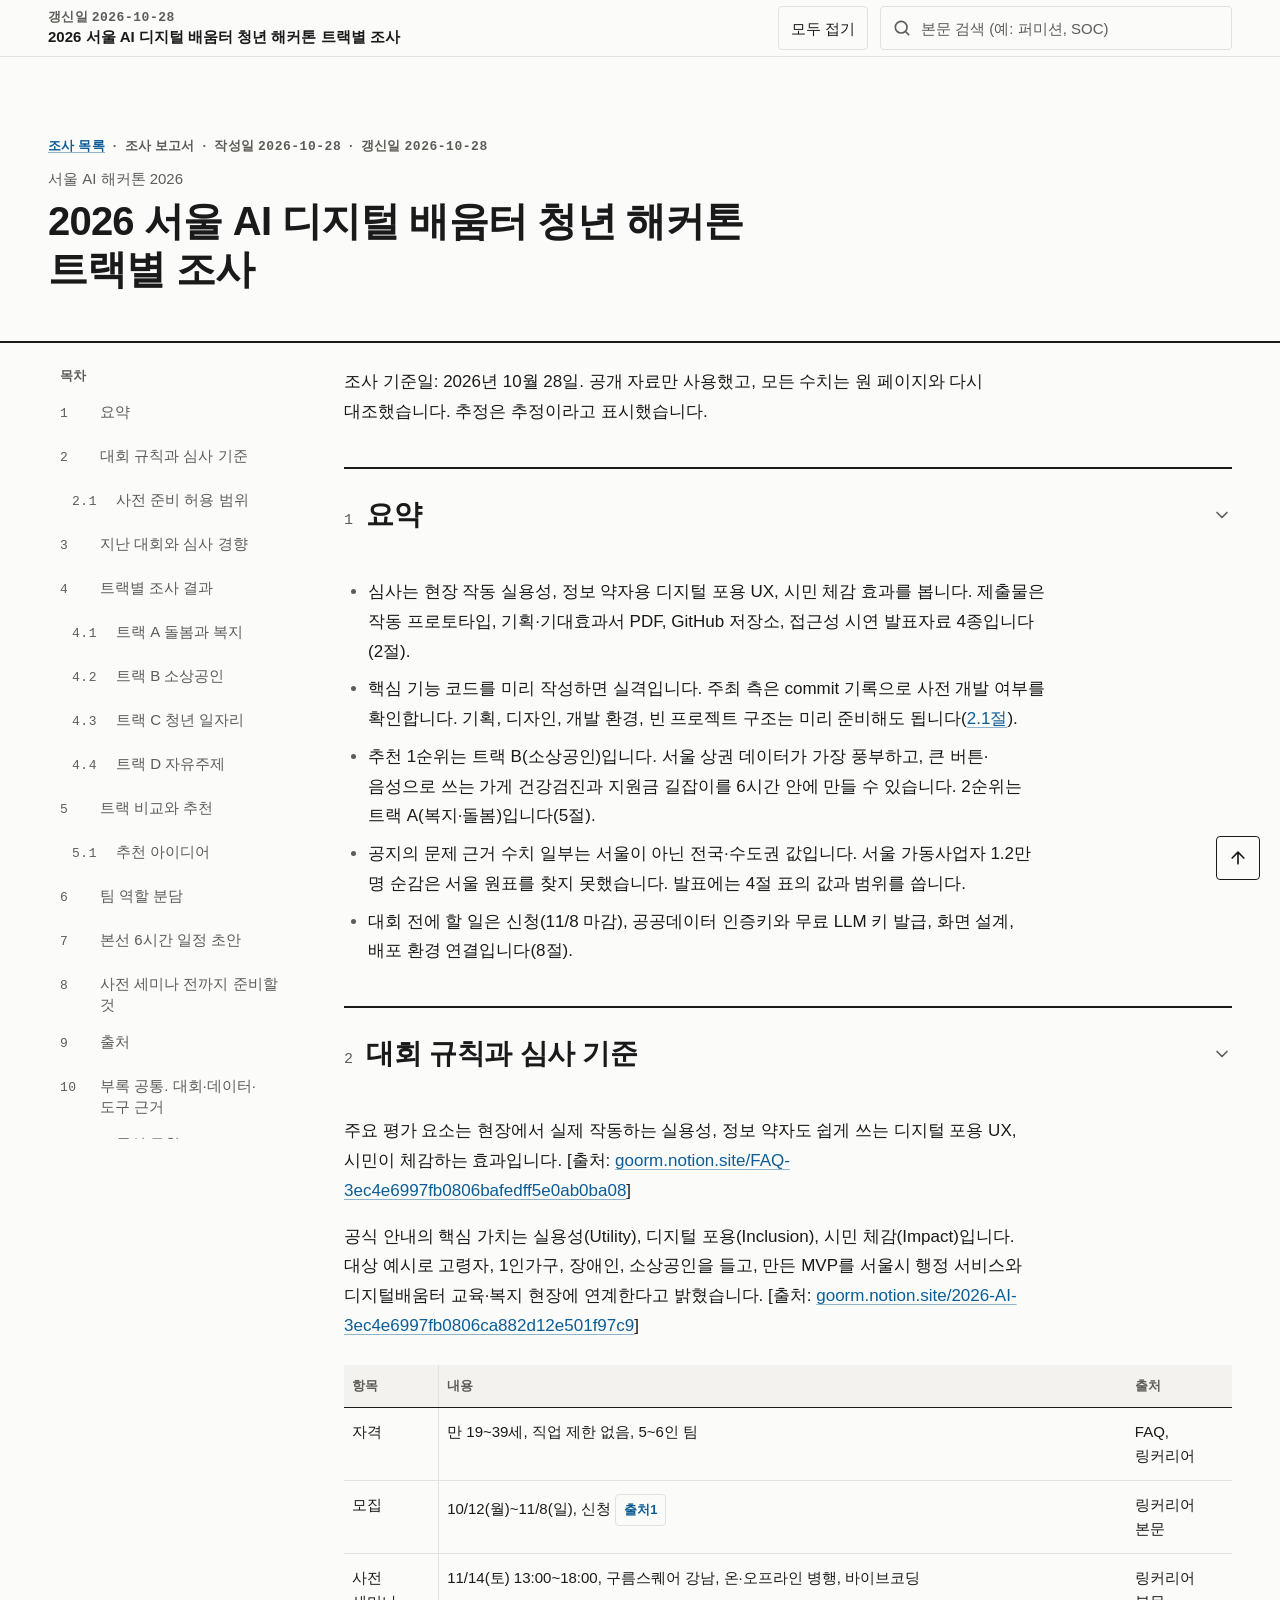
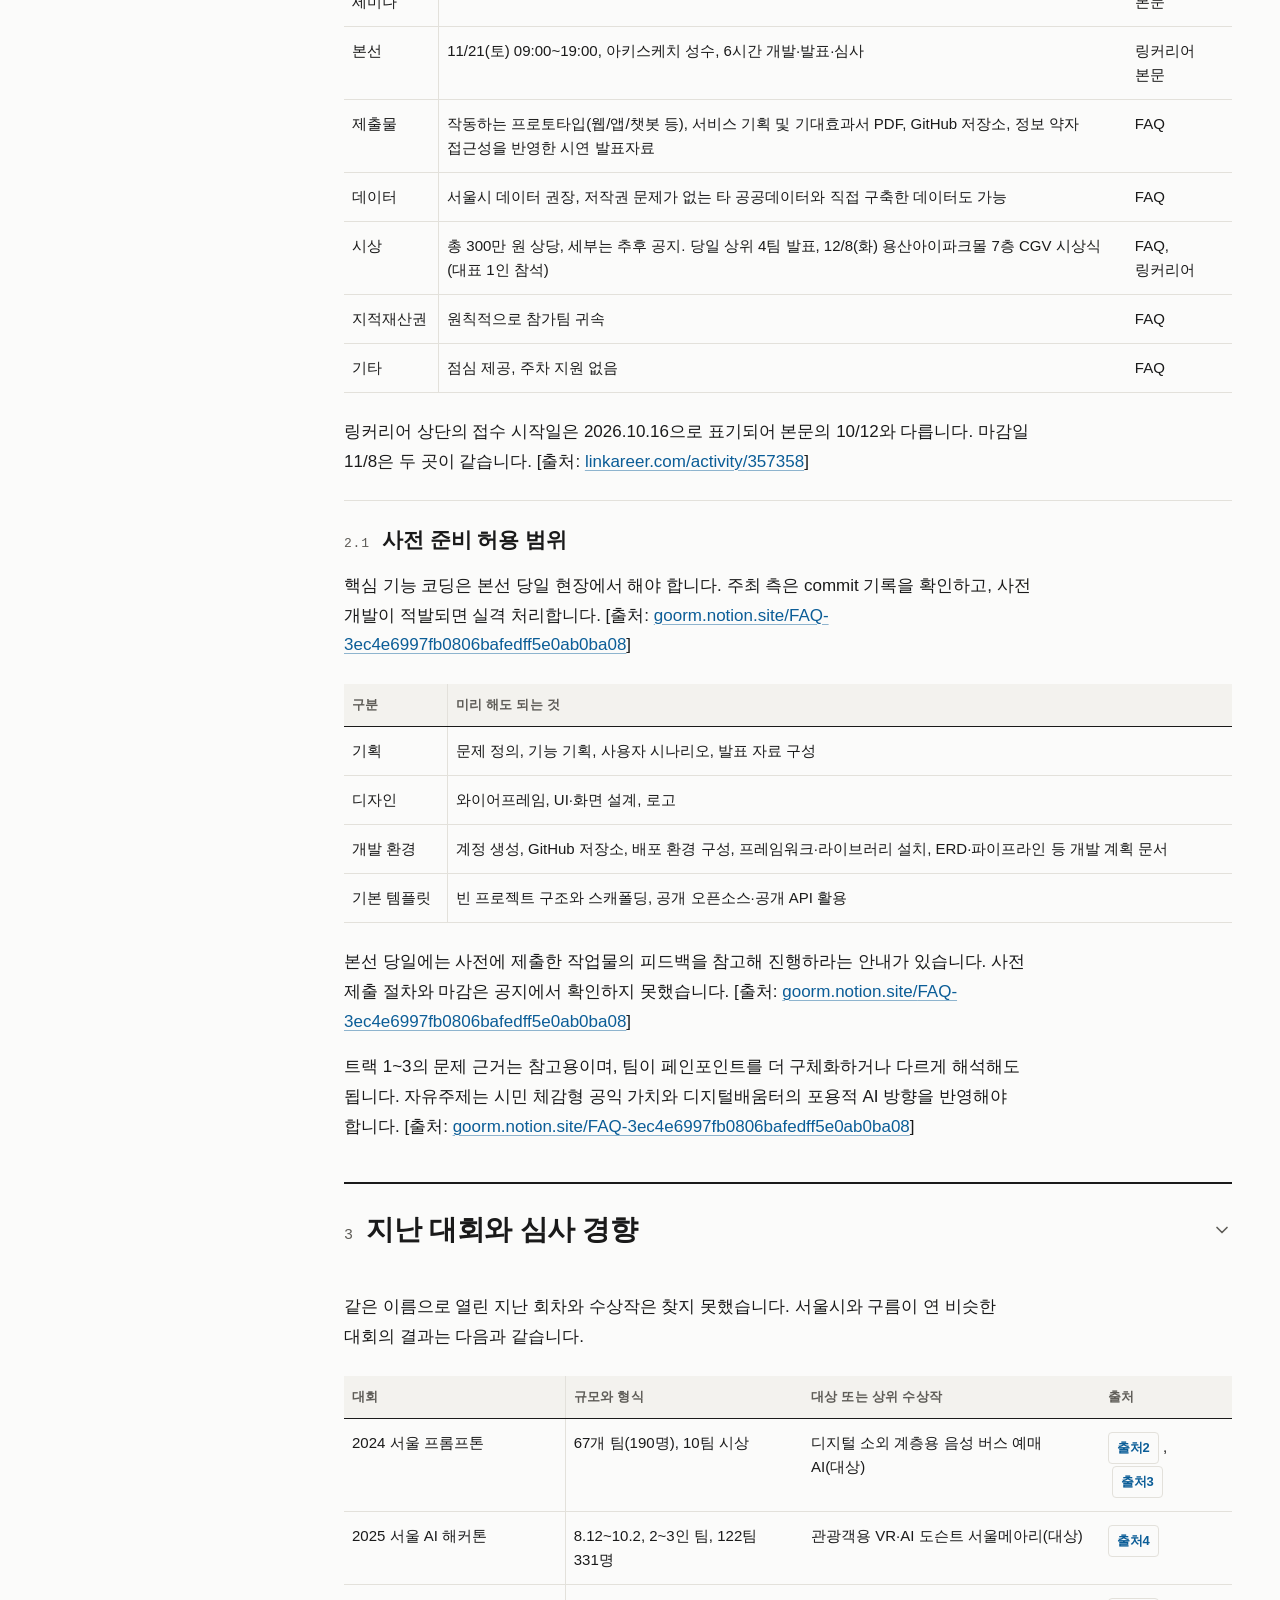
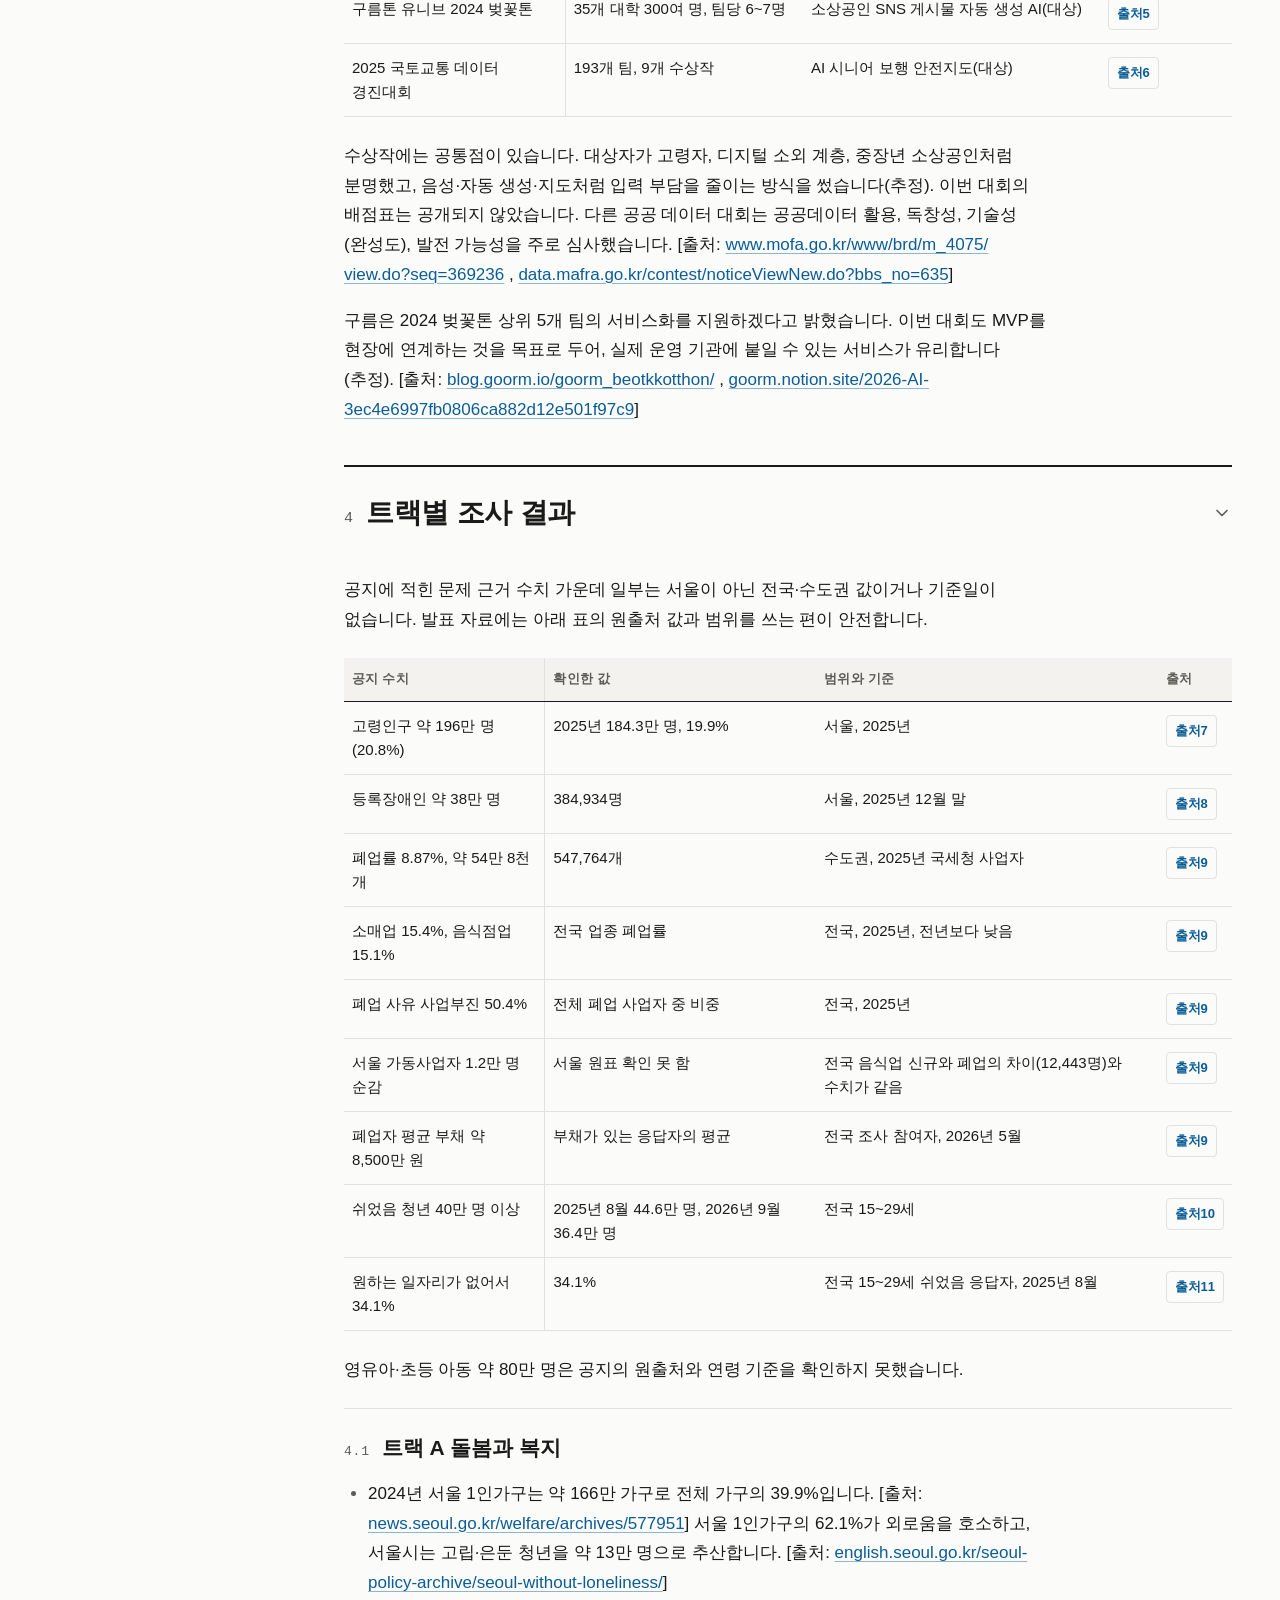
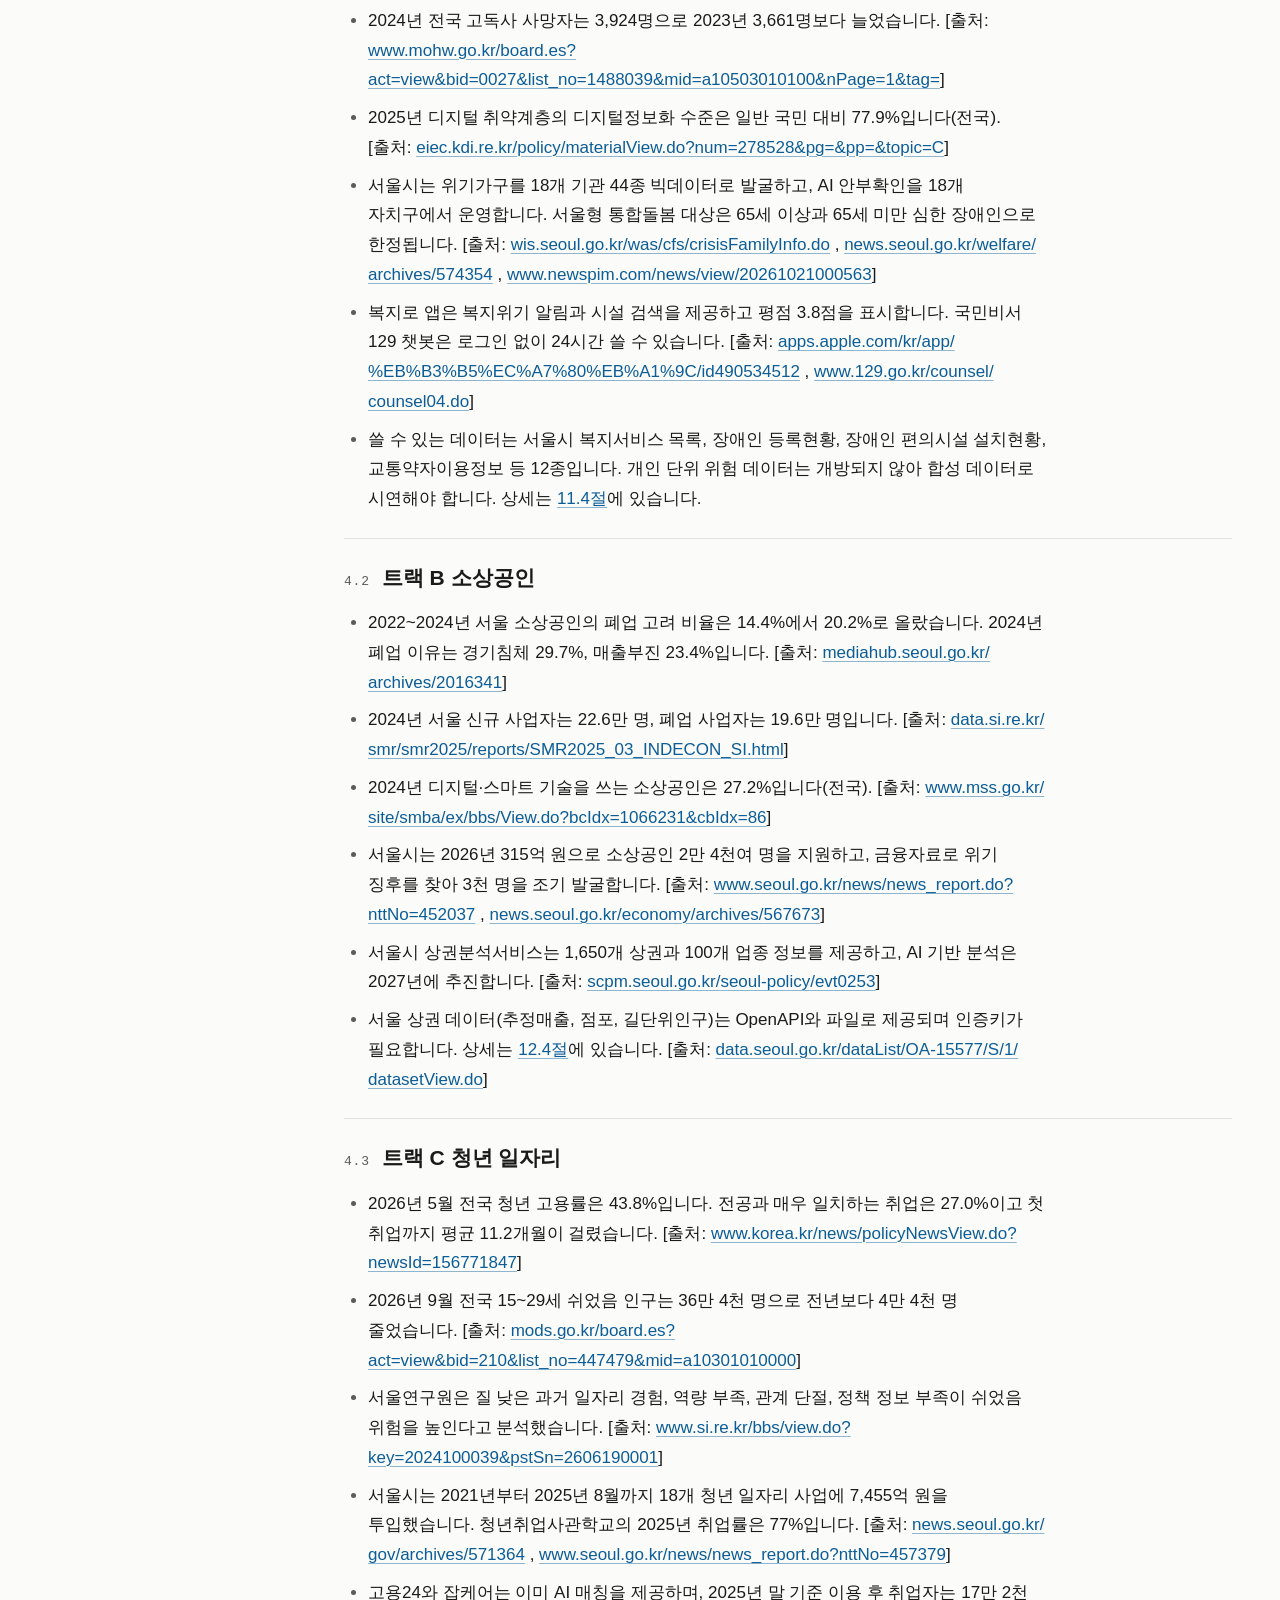
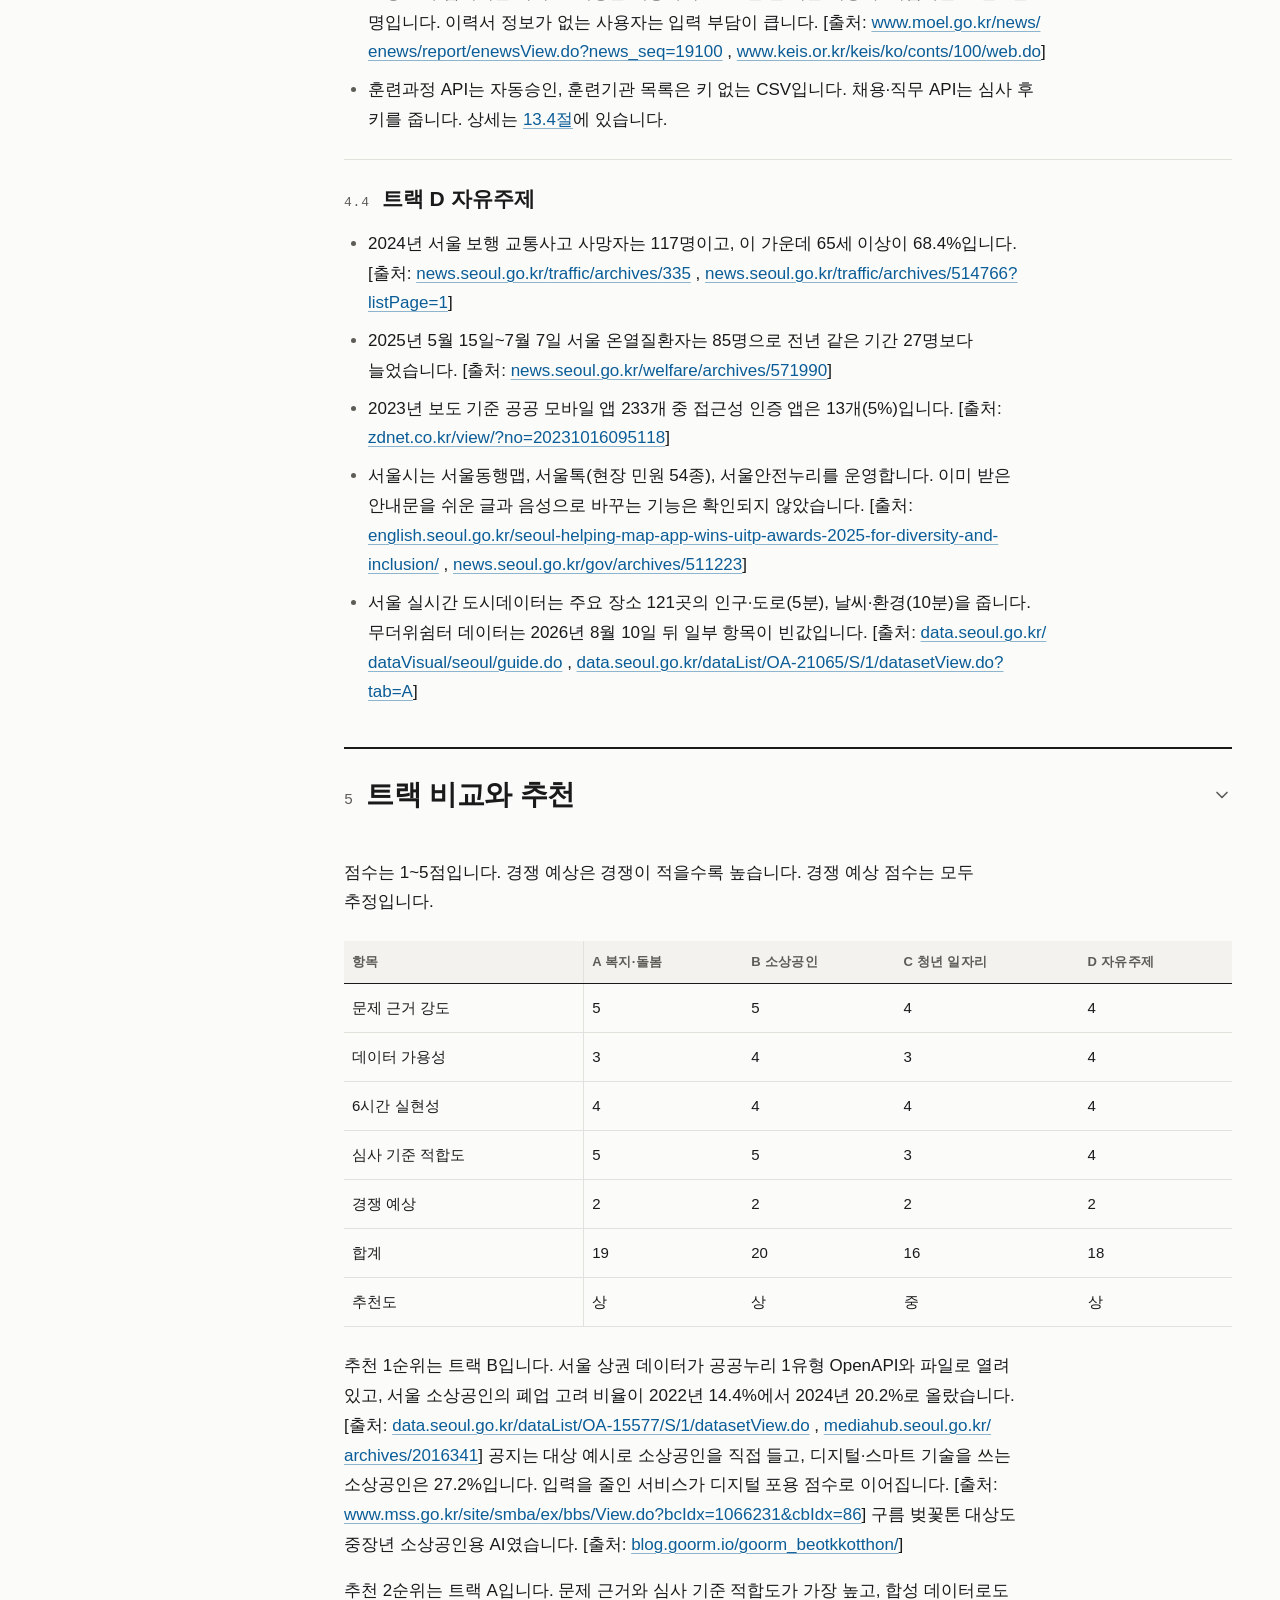
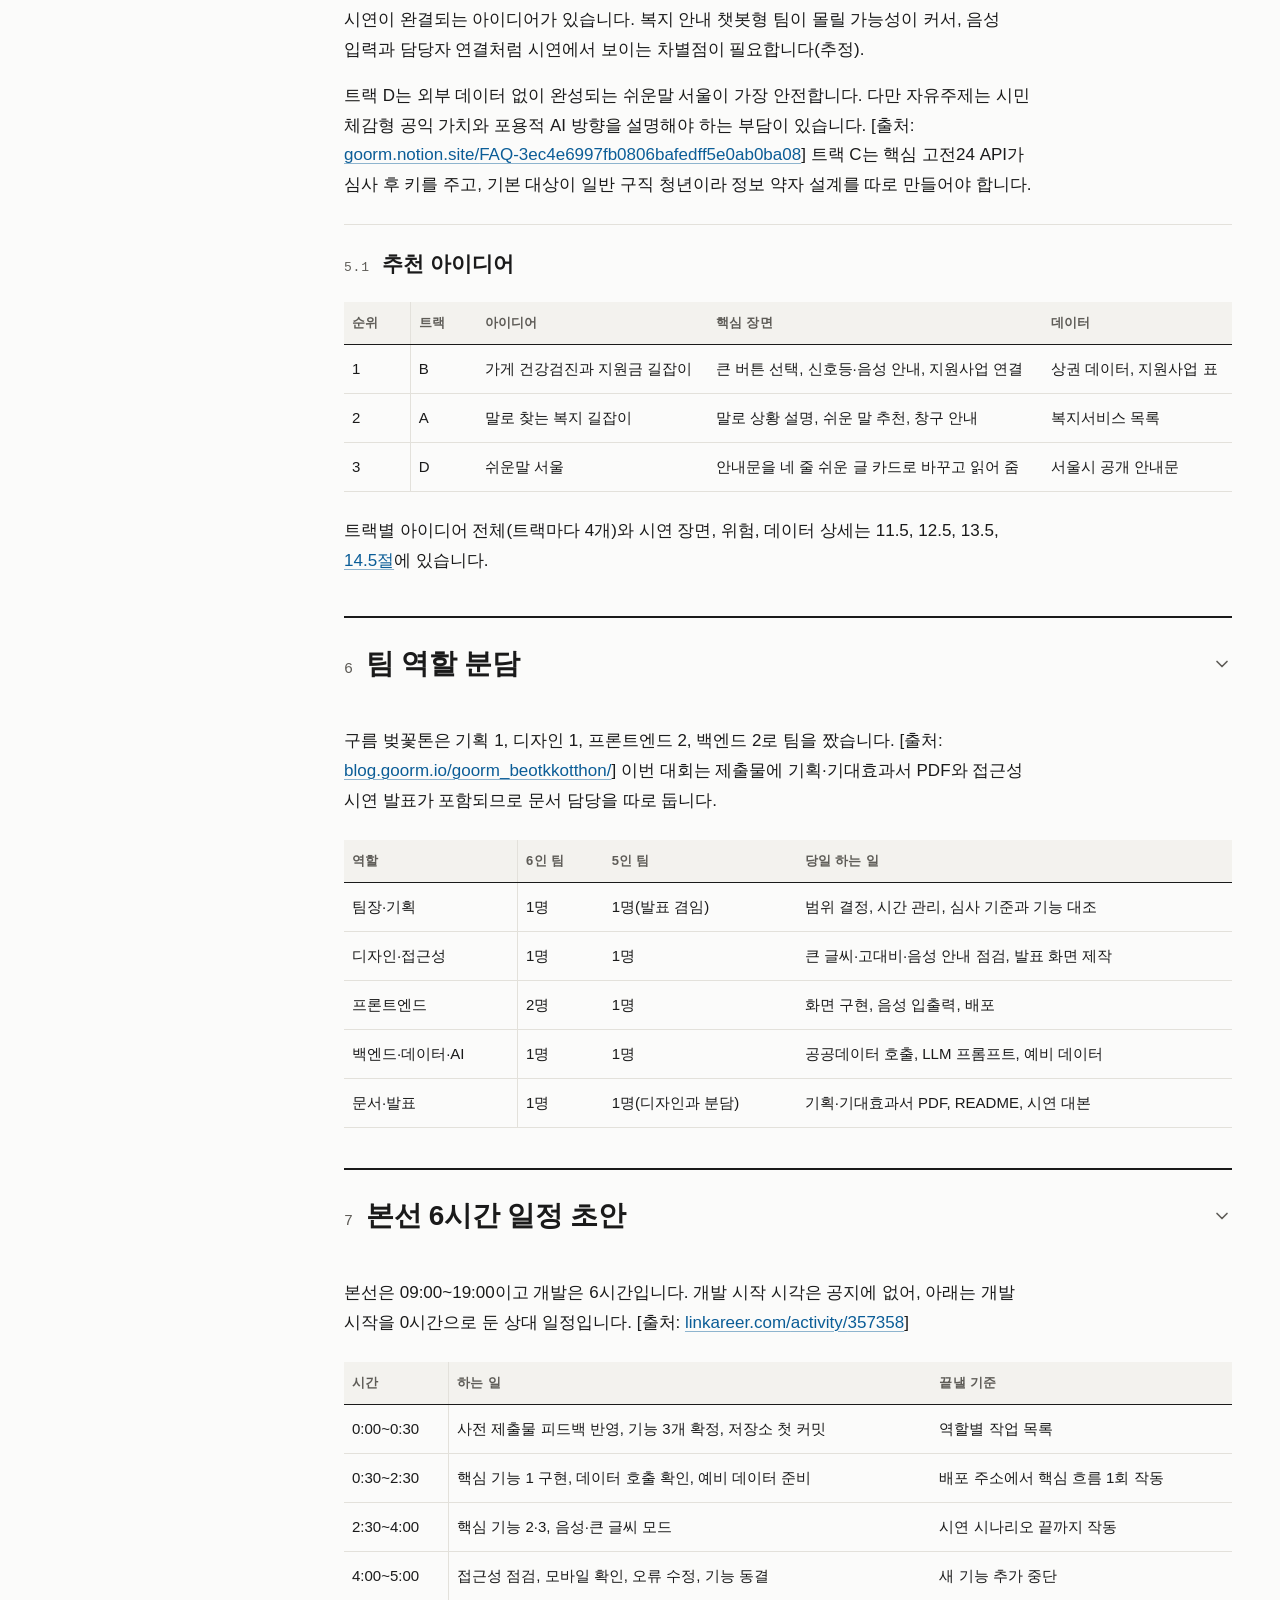
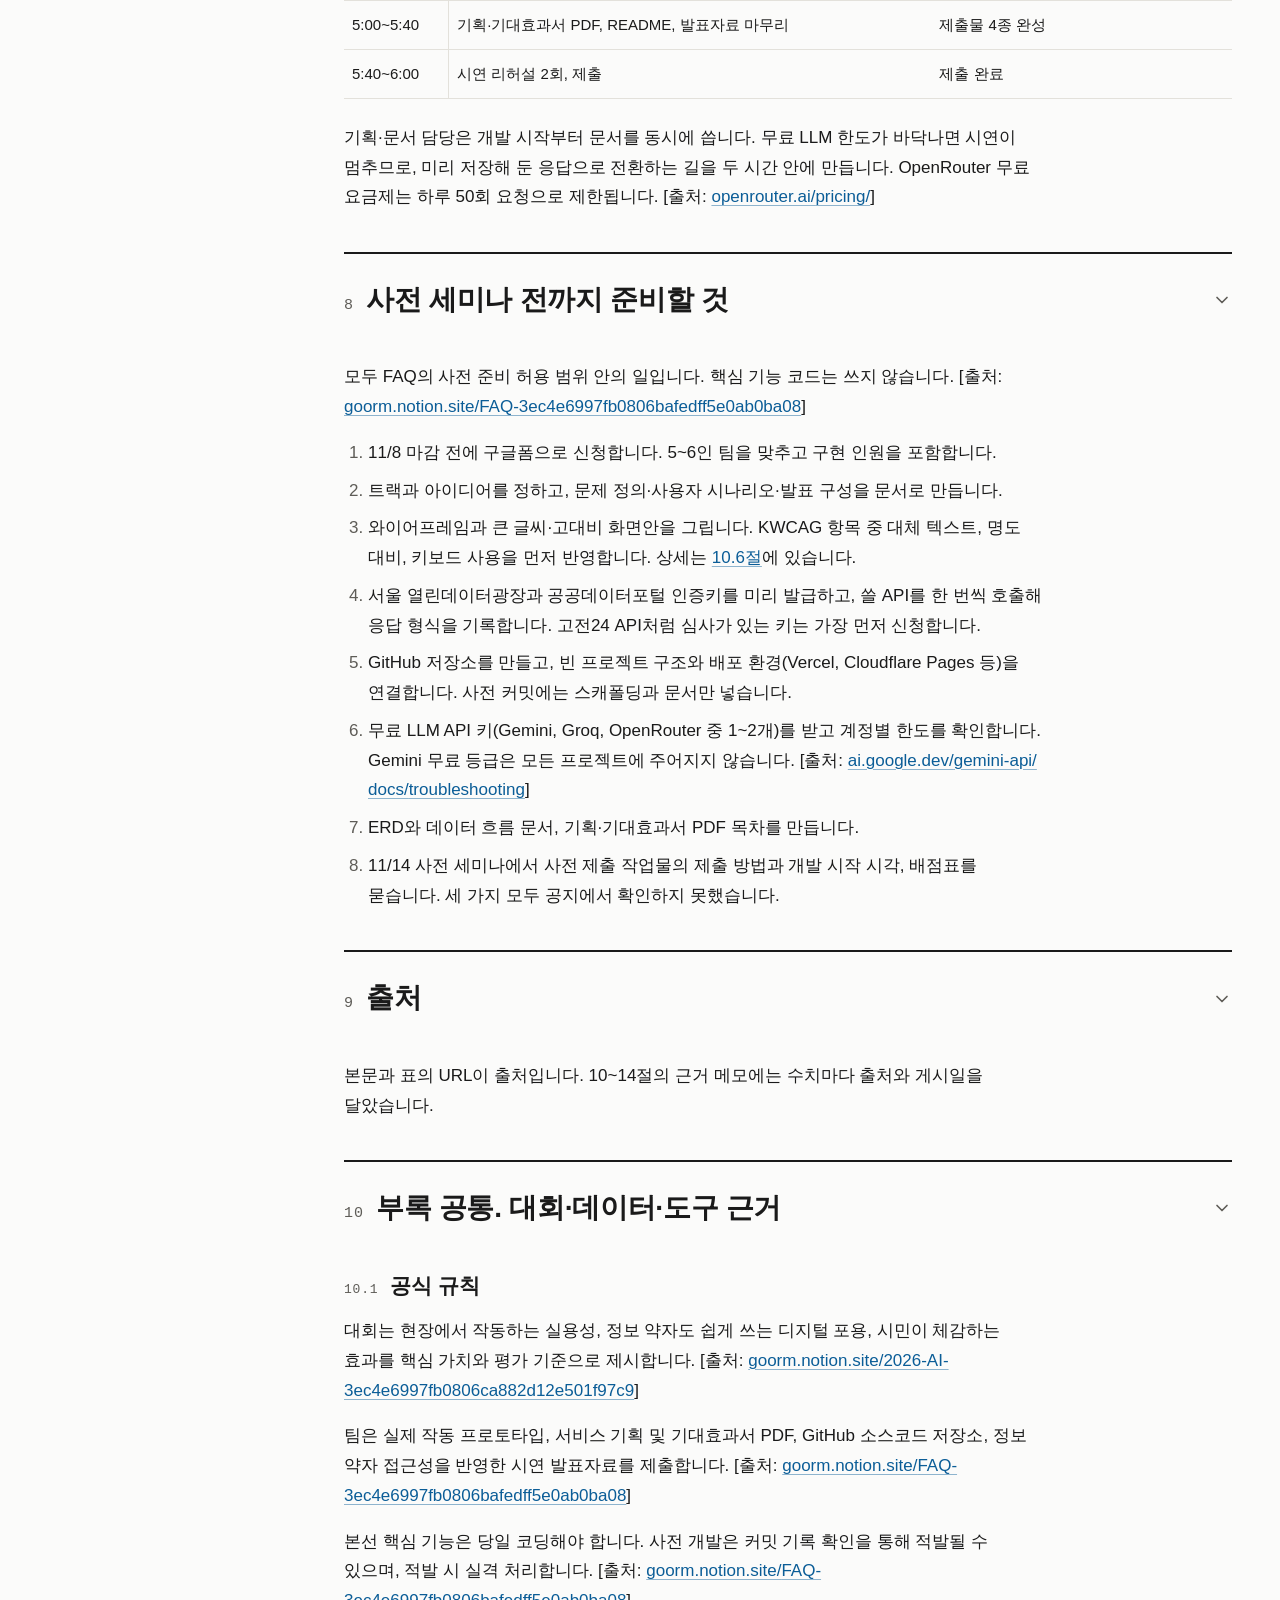
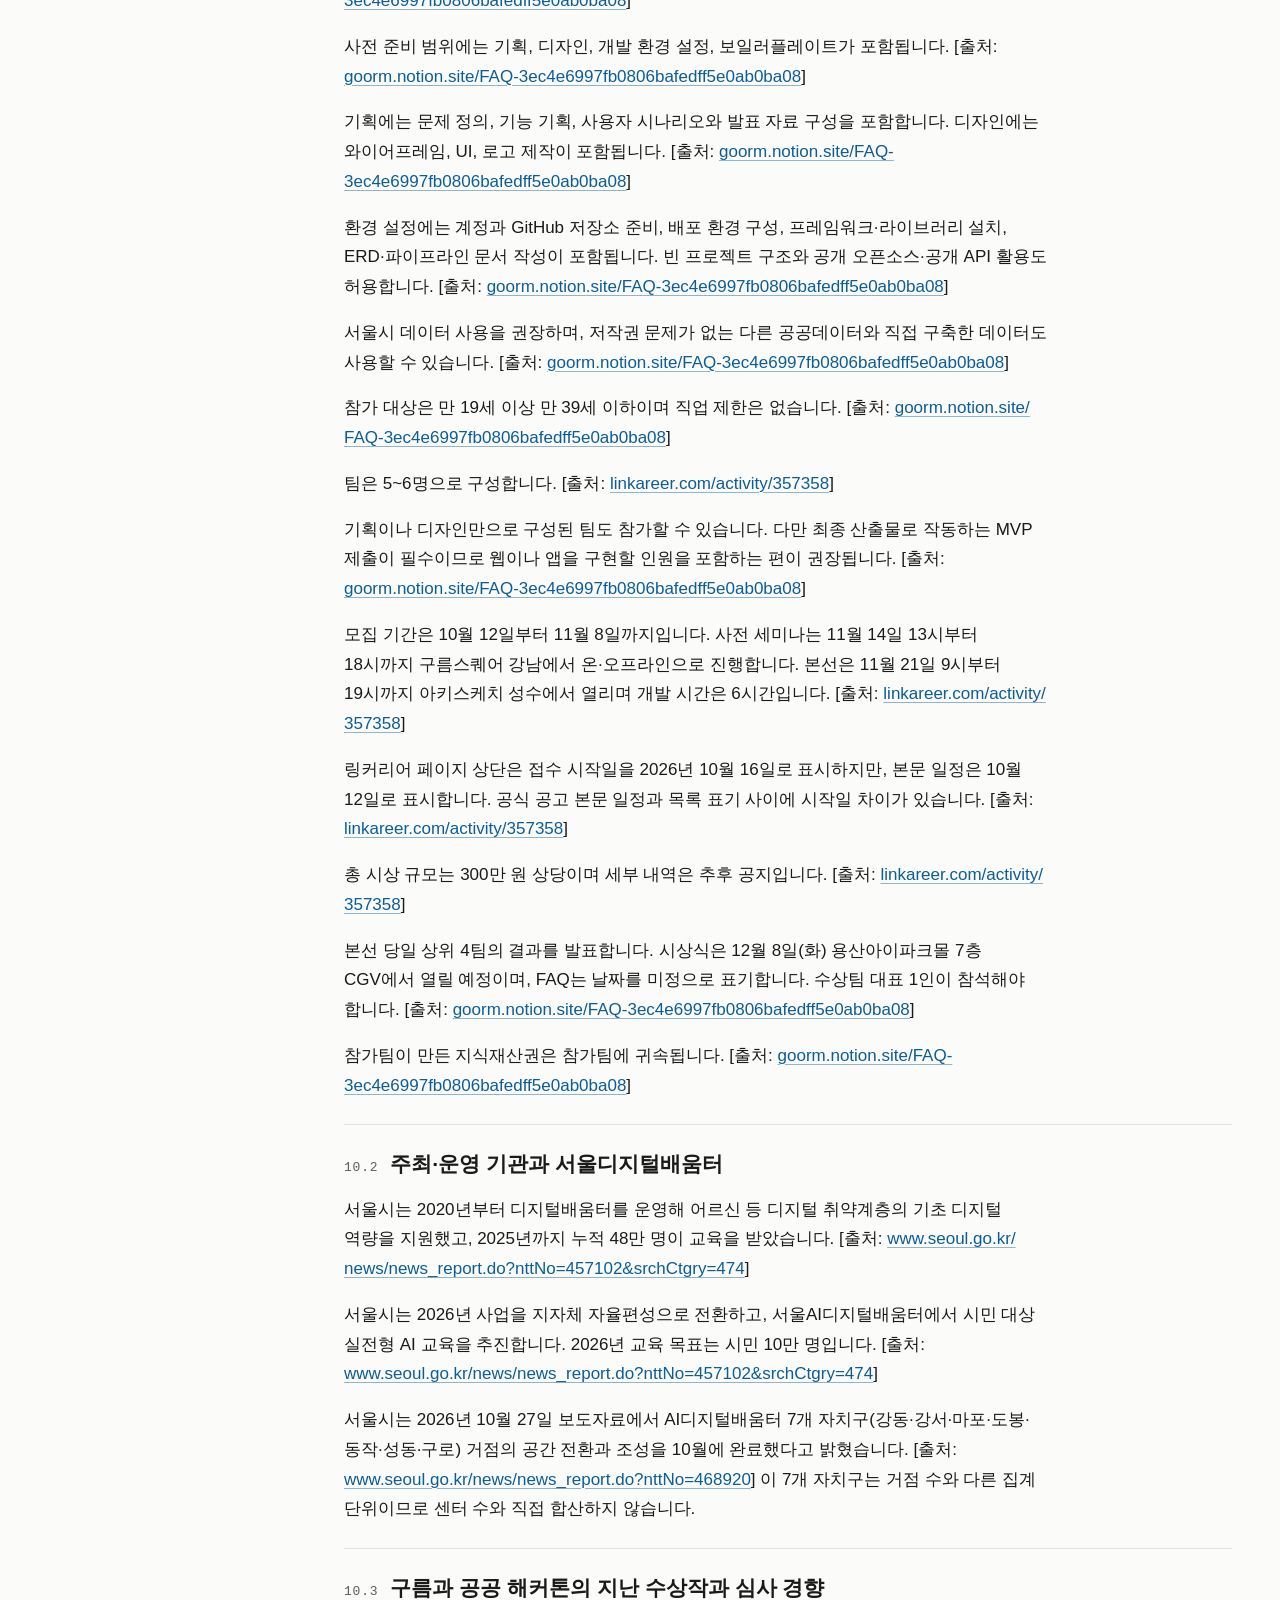
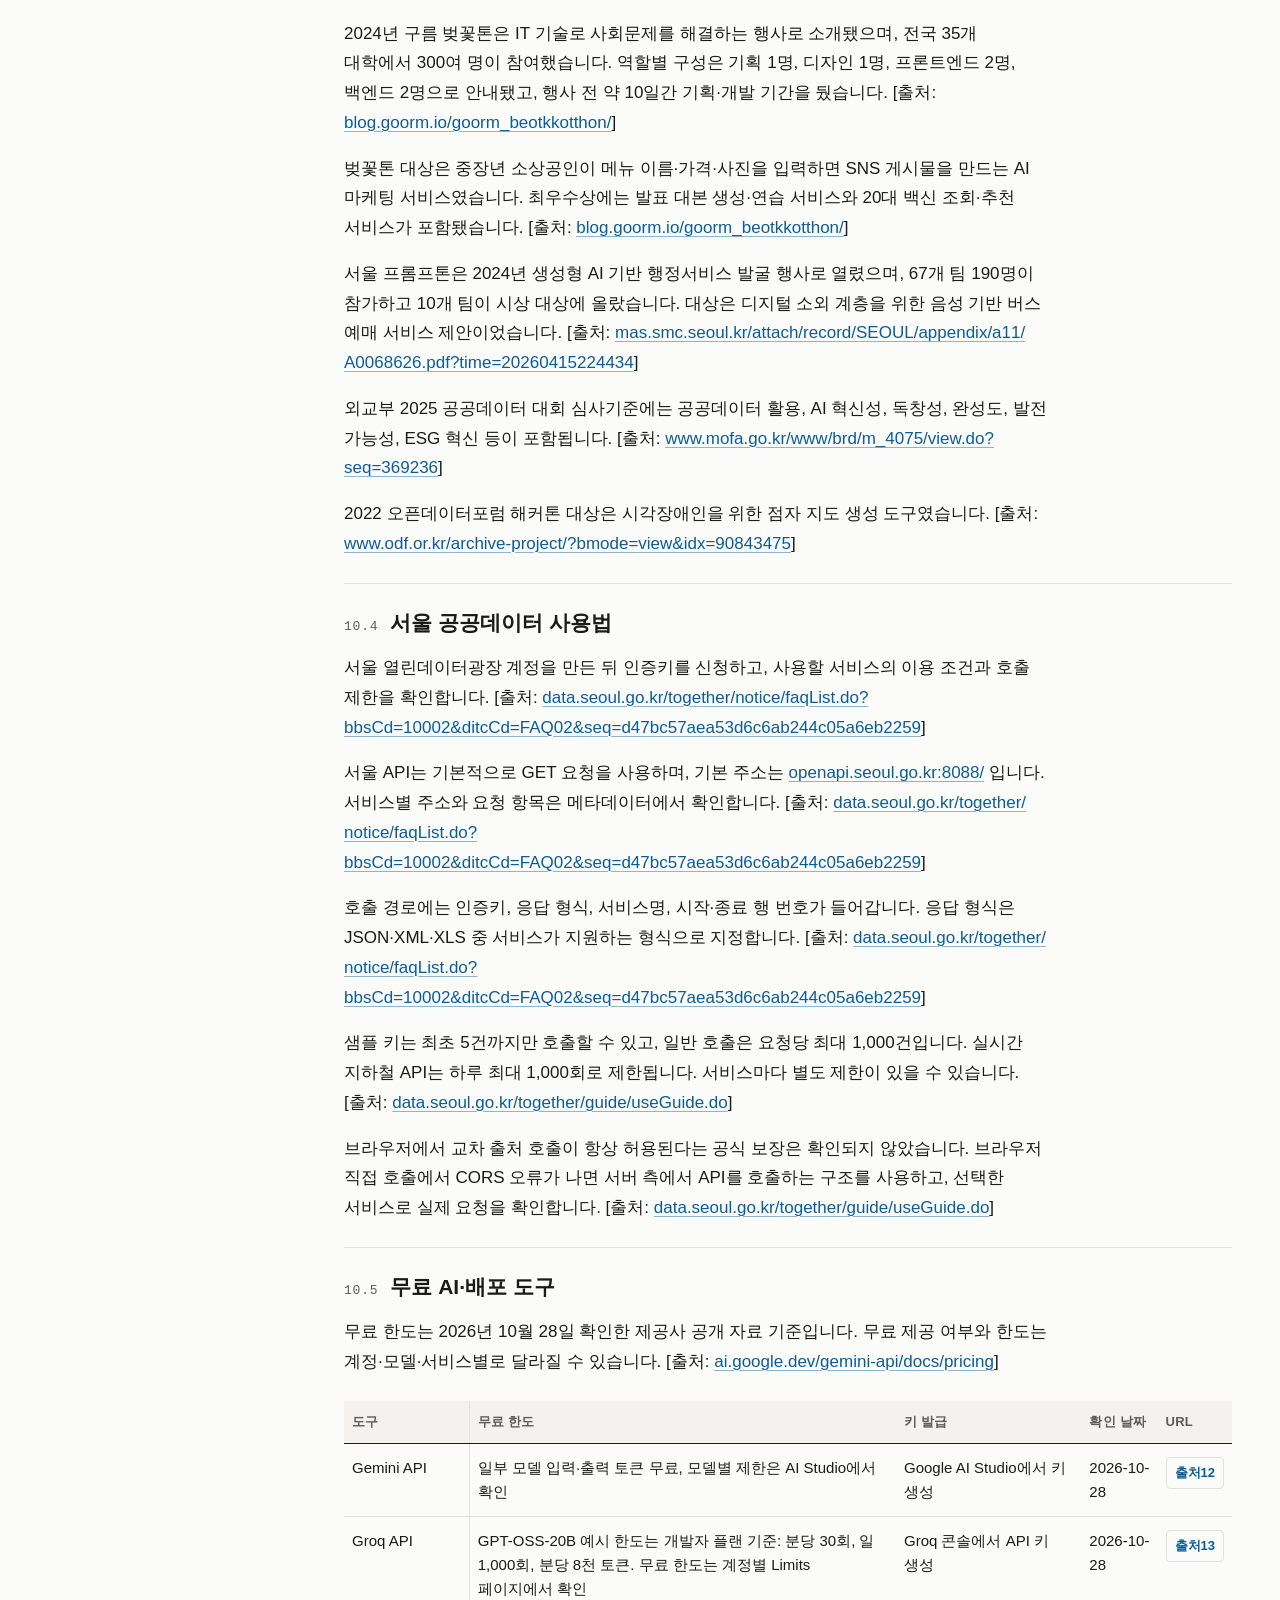
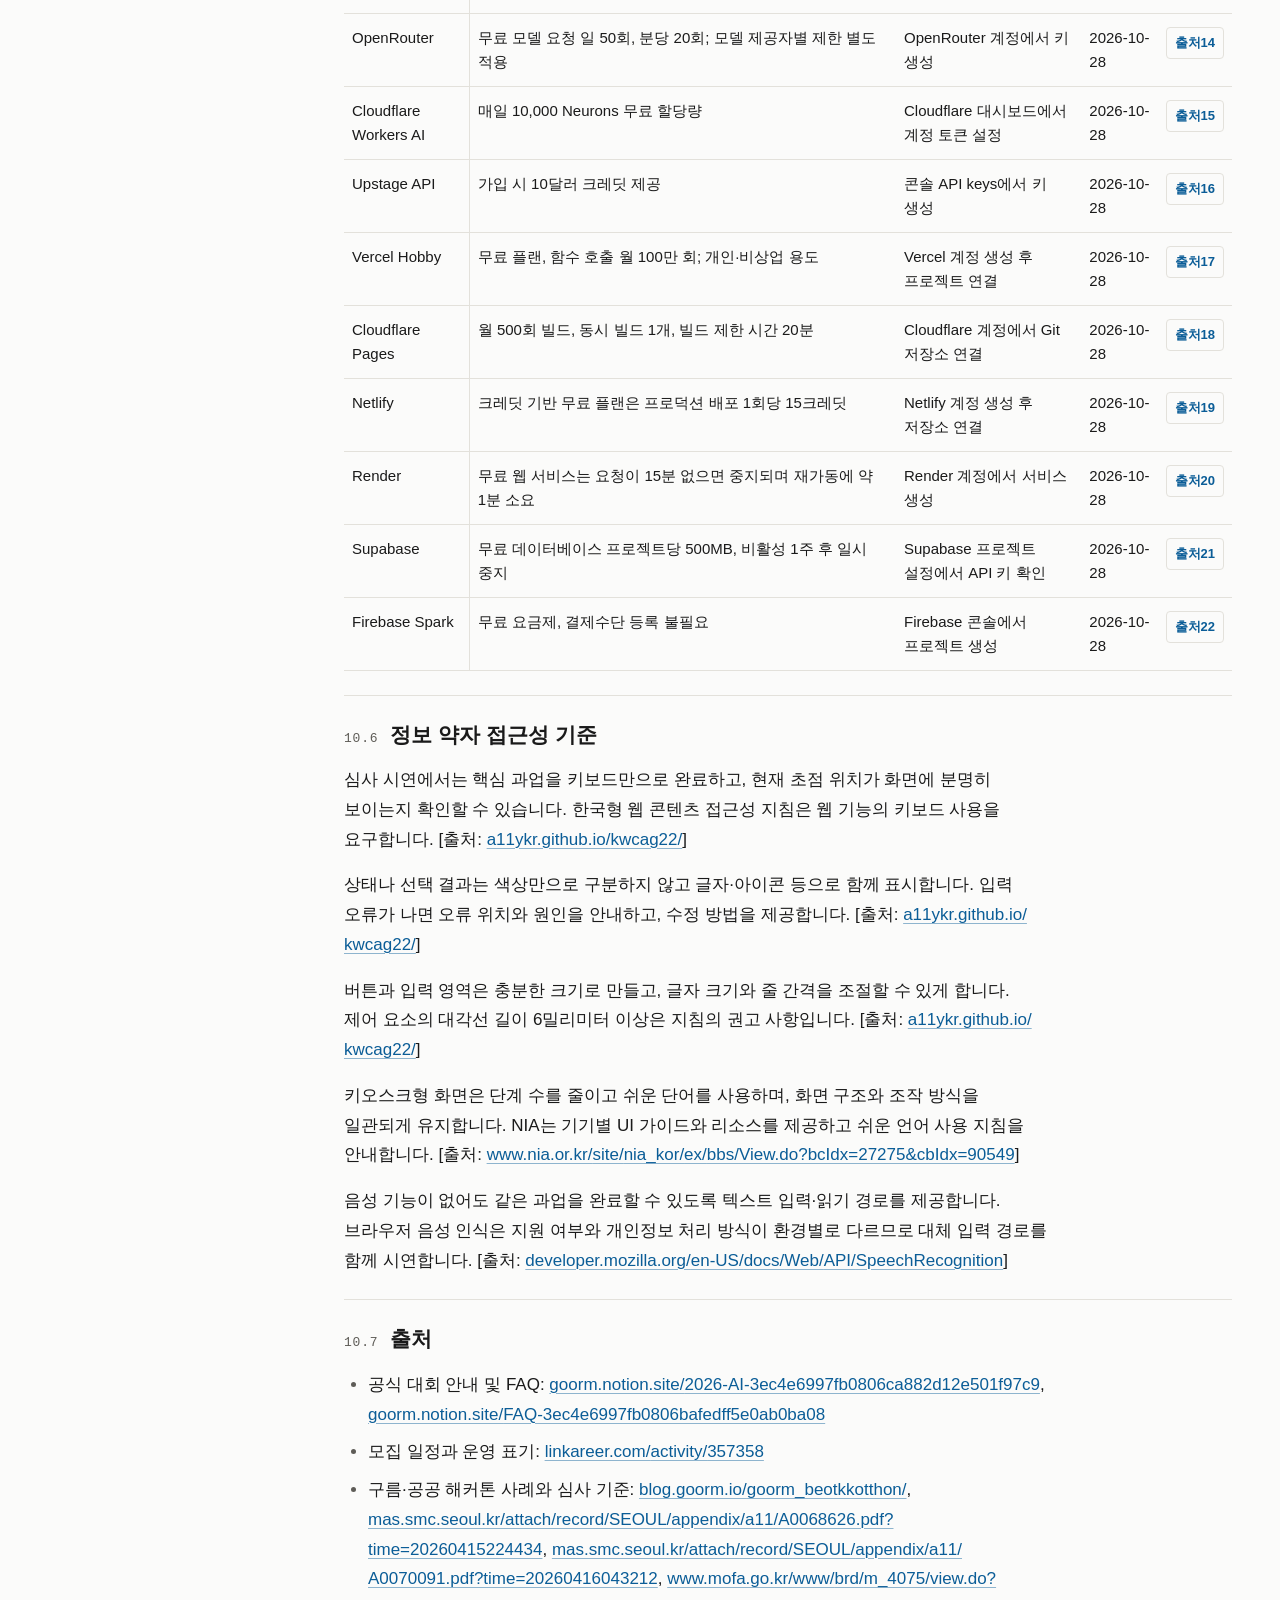
<file: docs/seoul-ai-hackathon-2026/index.html>
<!doctype html>
<html lang="ko">
<head>
<meta charset="utf-8">
<meta name="viewport" content="width=device-width, initial-scale=1">
<title>서울 AI 해커톤 2026 · 2026 서울 AI 디지털 배움터 청년 해커톤 트랙별 조사</title>
<meta name="description" content="대회 규칙과 심사 기준, 트랙 A~D의 서울 문제 수치·기존 사업·공개 데이터·아이디어를 조사하고, 추천 트랙과 팀 역할, 6시간 일정, 사전 준비 목록을 정리했습니다.">
<meta name="color-scheme" content="light dark">
<meta name="theme-color" media="(prefers-color-scheme: light)" content="#FBFBFA">
<meta name="theme-color" media="(prefers-color-scheme: dark)" content="#131312">
<meta property="og:title" content="서울 AI 해커톤 2026 · 2026 서울 AI 디지털 배움터 청년 해커톤 트랙별 조사">
<meta property="og:description" content="대회 규칙과 심사 기준, 트랙 A~D의 서울 문제 수치·기존 사업·공개 데이터·아이디어를 조사하고, 추천 트랙과 팀 역할, 6시간 일정, 사전 준비 목록을 정리했습니다.">
<meta property="og:type" content="article">
<meta property="og:locale" content="ko_KR">
<link rel="icon" href="data:image/svg+xml,%3Csvg xmlns='http://www.w3.org/2000/svg' viewBox='0 0 32 32'%3E%3Crect width='32' height='32' fill='%231A1A1A'/%3E%3Cpath d='M8 9h16M8 16h16M8 23h10' stroke='%23FBFBFA' stroke-width='3' stroke-linecap='round'/%3E%3C/svg%3E">
<script>(function(){var d=document.documentElement;d.className+=" js";try{if(!matchMedia("(min-width: 60em)").matches){d.className+=" m-collapse"}}catch(e){}})();</script>
<style>
:root{color-scheme:light dark;--canvas:#FBFBFA;--surface:#F3F2EE;--ink:#1A1A1A;--ink-2:#5E5C57;--ink-3:#8B8984;--hairline:#E3E1DB;--rule:#1A1A1A;--link:#0B5D97;--link-hover:#073E66;--ring:#0B5D97;--mark-bg:#FFE69C;--mark-ink:#1A1A1A;--wash-1:rgb(26 26 26 / .05);--wash-2:rgb(26 26 26 / .09);--ok-bg:#E9F2E7;--ok-ink:#2F6B3A;--part-bg:#FBF1D6;--part-ink:#8A5A00;--no-bg:#FCE9E8;--no-ink:#9C2E2C;--unk-bg:#EEEDE8;--unk-ink:#55534E;--scrim:rgb(26 26 26 / .35);--font-sans:-apple-system,BlinkMacSystemFont,"Apple SD Gothic Neo",Pretendard,"Noto Sans KR","Noto Sans CJK KR","Malgun Gothic","Segoe UI",sans-serif;--font-mono:ui-monospace,"SF Mono",Menlo,Consolas,"Liberation Mono","DejaVu Sans Mono",monospace;--fs-display:clamp(1.75rem,1.2rem + 2.2vw,2.5rem);--fs-h2:clamp(1.375rem,1.15rem + 1vw,1.75rem);--fs-h3:clamp(1.125rem,1.05rem + .4vw,1.3125rem);--fs-body:1.0625rem;--fs-table:.9375rem;--fs-ui:.9375rem;--fs-small:.8125rem;--lh-body:1.75;--lh-table:1.6;--lh-head:1.3;--lh-tight:1.2;--s-1:4px;--s-2:8px;--s-3:12px;--s-4:16px;--s-5:20px;--s-6:24px;--s-8:32px;--s-10:40px;--s-12:48px;--s-16:64px;--s-20:80px;--container:80rem;--gutter:clamp(1.25rem,4vw,3rem);--sidebar:15.5rem;--col-gap:var(--s-12);--measure:44rem;--header-h:3.5rem;--control-h:2.75rem;--icon:1.25rem;--r-ctl:4px;--r-pill:999px;--t-micro:120ms;--t-std:200ms;--ease:cubic-bezier(.2,0,0,1);--z-header:30;--z-totop:20}@media (prefers-color-scheme:dark){:root{--canvas:#131312;--surface:#1C1C1A;--ink:#ECEAE4;--ink-2:#A8A69F;--ink-3:#7C7A74;--hairline:#2A2927;--rule:#ECEAE4;--link:#7CBCEC;--link-hover:#AAD6F7;--ring:#7CBCEC;--mark-bg:#5E4C14;--mark-ink:#FFF3CF;--wash-1:rgb(236 234 228 / .07);--wash-2:rgb(236 234 228 / .12);--ok-bg:#1B2B1E;--ok-ink:#A3D9A8;--part-bg:#2D2712;--part-ink:#E5BD55;--no-bg:#34201F;--no-ink:#F2A19E;--unk-bg:#2A2926;--unk-ink:#B9B7B0;--scrim:rgb(0 0 0 / .55)}}*,*::before,*::after{box-sizing:border-box}html{scroll-behavior:smooth;scroll-padding-top:calc(var(--header-h) + var(--s-4));-webkit-text-size-adjust:100%;text-size-adjust:100%}body{margin:0;background:var(--canvas);color:var(--ink);font:400 var(--fs-body) / var(--lh-body) var(--font-sans);word-break:keep-all;overflow-wrap:break-word;-webkit-font-smoothing:antialiased;text-rendering:optimizeLegibility}html.sheet-open{overflow:hidden}[hidden]{display:none !important}.mono{font-family:var(--font-mono);letter-spacing:.04em}:focus-visible{outline:2px solid var(--ring);outline-offset:2px}a{color:var(--link);text-decoration:underline;text-decoration-thickness:1px;text-underline-offset:.15em;text-decoration-color:color-mix(in srgb,var(--link) 45%,transparent);transition:color var(--t-micro) var(--ease),text-decoration-color var(--t-micro) var(--ease)}a:hover{color:var(--link-hover);text-decoration-color:currentColor}svg{display:block}.sr-only{position:absolute !important;width:1px;height:1px;padding:0;margin:-1px;overflow:hidden;clip:rect(0 0 0 0);clip-path:inset(50%);white-space:nowrap;border:0}html:not(.js) .js-only{display:none !important}.skip{position:absolute;top:var(--s-2);left:var(--s-2);z-index:calc(var(--z-header) + 1);padding:var(--s-3) var(--s-4);background:var(--ink);color:var(--canvas);border-radius:var(--r-ctl);text-decoration:none;font-weight:600;transform:translateY(-200%)}.skip:focus-visible{transform:none;outline-color:var(--ring)}.btn{display:inline-flex;align-items:center;justify-content:center;gap:var(--s-1);min-height:var(--control-h);min-width:var(--control-h);padding:0 var(--s-3);border:1px solid transparent;border-radius:var(--r-ctl);background:transparent;color:var(--ink);font:500 var(--fs-ui) / 1 var(--font-sans);cursor:pointer;text-decoration:none;white-space:nowrap;transition:background-color var(--t-micro) var(--ease)}.btn:hover{background:var(--wash-1)}.btn:active{background:var(--wash-2)}.btn--outline{border-color:var(--hairline)}.btn--icon{padding:0}.btn svg{width:var(--icon);height:var(--icon);flex:none}.hdr{position:sticky;top:0;z-index:var(--z-header);background:var(--canvas);border-bottom:1px solid var(--hairline)}.hdr__in{max-width:var(--container);margin:0 auto;padding:var(--s-1) var(--gutter);min-height:var(--header-h);display:flex;flex-wrap:wrap;align-items:center;gap:var(--s-1)}.brand{display:flex;flex-direction:column;justify-content:center;min-width:0;flex:1 1 0;min-height:var(--control-h);color:inherit;text-decoration:none;border-radius:var(--r-ctl)}.brand:hover{color:inherit}.brand__kicker{display:none;font-size:var(--fs-small);font-weight:600;line-height:1.3;letter-spacing:.02em;color:var(--ink-2);white-space:nowrap}.btn--all .btn__label{display:none}.btn--all[data-action="open"] .ico--close,.btn--all[data-action="close"] .ico--open{display:none}.hdr .btn--outline{border-color:transparent}.brand__title{font-size:var(--fs-ui);font-weight:600;line-height:1.3;white-space:nowrap;overflow:hidden;text-overflow:ellipsis}.srch{flex:1 1 100%;order:10;display:none;margin:0;padding-bottom:var(--s-2)}.hdr.search-open .srch{display:block}.srch__box{position:relative;display:flex;align-items:center}.srch__icon{position:absolute;left:var(--s-3);width:var(--icon);height:var(--icon);color:var(--ink-2);pointer-events:none}.srch input{width:100%;height:var(--control-h);margin:0;padding:0 var(--control-h) 0 calc(var(--s-3) + var(--icon) + var(--s-2));border:1px solid var(--hairline);border-radius:var(--r-ctl);background:var(--canvas);color:var(--ink);font:400 var(--fs-ui) / 1 var(--font-sans);-webkit-appearance:none;appearance:none}.srch input::placeholder{color:var(--ink-2);opacity:1}.srch input::-webkit-search-cancel-button,.srch input::-webkit-search-decoration{-webkit-appearance:none;appearance:none}.srch__clear{position:absolute;right:2px;top:2px;min-height:calc(var(--control-h) - 4px);min-width:calc(var(--control-h) - 4px);color:var(--ink-2)}.status{max-width:var(--container);margin:0 auto;padding:var(--s-2) var(--gutter);display:flex;flex-wrap:wrap;align-items:center;gap:var(--s-2) var(--s-3);background:var(--surface);border-top:1px solid var(--hairline);color:var(--ink-2);font-size:var(--fs-small);font-weight:500;line-height:1.4}.status[hidden]{display:none}.status strong{color:var(--ink);font-weight:600}.status .btn{min-height:2rem;padding:0 var(--s-2);font-size:var(--fs-small);color:var(--link)}@media (min-width:60em){.hdr__in{flex-wrap:nowrap;gap:var(--s-3)}.btn--toc,.btn--search{display:none}.brand__kicker{display:block}.btn--all svg{display:none}.btn--all .btn__label{display:inline}.hdr .btn--outline{border-color:var(--hairline)}.srch{display:block;flex:0 1 22rem;order:0;padding-bottom:0}}.hero{max-width:var(--container);margin:0 auto;padding:var(--s-10) var(--gutter) var(--s-8);border-bottom:2px solid var(--rule)}.kicker{margin:0 0 var(--s-3);font-size:var(--fs-small);font-weight:600;line-height:1.4;letter-spacing:.02em;color:var(--ink-2)}.kicker__sep{margin:0 var(--s-1)}.hero h1{margin:0;display:flex;flex-direction:column;gap:var(--s-2);max-width:var(--measure)}.hero__sup{font:500 var(--fs-ui) / 1.4 var(--font-sans);color:var(--ink-2)}.hero__sep{display:none}.hero__main{font-size:var(--fs-display);font-weight:700;line-height:var(--lh-tight);letter-spacing:-.02em}@media (min-width:60em){.hero{padding-top:var(--s-20);padding-bottom:var(--s-12)}}.layout{max-width:var(--container);margin:0 auto;padding:0 var(--gutter)}.side{display:none}.doc{min-width:0;padding-bottom:var(--s-16)}@media (min-width:60em){.layout{display:grid;grid-template-columns:var(--sidebar) minmax(0,1fr);gap:var(--col-gap);align-items:start}.side{display:block;position:sticky;top:calc(var(--header-h) + var(--s-6));max-height:calc(100dvh - var(--header-h) - var(--s-12));overflow-y:auto;padding:var(--s-6) 0 var(--s-6);scrollbar-width:thin}}.side__title{margin:0 0 var(--s-2);padding:0 var(--s-3);font-size:var(--fs-small);font-weight:600;line-height:1.4;letter-spacing:.02em;color:var(--ink-2)}.toc,.toc ol{list-style:none;margin:0;padding:0}.toc a{display:flex;align-items:baseline;gap:var(--s-2);min-height:var(--control-h);padding:var(--s-2) var(--s-3);border-radius:var(--r-ctl);color:var(--ink-2);font-size:var(--fs-ui);font-weight:500;line-height:1.4;text-decoration:none;transition:background-color var(--t-micro) var(--ease),color var(--t-micro) var(--ease)}.toc a:hover{background:var(--wash-1);color:var(--ink)}.toc a[aria-current="true"]{background:var(--wash-2);color:var(--ink);font-weight:600}.toc__num{flex:none;min-width:2rem;font:500 var(--fs-small) / 1.4 var(--font-mono);letter-spacing:.04em}.toc__sub a{padding-left:var(--s-6)}.toc__sub .toc__num{min-width:2.25rem}.sec{border-top:2px solid var(--rule);margin-top:var(--s-10);padding-top:var(--s-4)}.doc>.sec:first-child{border-top:0;margin-top:0;padding-top:var(--s-6)}.sec__h{margin:0;font-size:var(--fs-h2);font-weight:700;line-height:var(--lh-head);letter-spacing:-.01em}.sec__btn{display:flex;align-items:baseline;gap:var(--s-3);width:calc(100% + 2 * var(--s-2));margin:0 calc(-1 * var(--s-2));padding:var(--s-3) var(--s-2);border:0;border-radius:var(--r-ctl);background:transparent;color:inherit;font:inherit;letter-spacing:inherit;text-align:left;cursor:pointer;-webkit-appearance:none;appearance:none;transition:background-color var(--t-micro) var(--ease)}.sec__btn:hover{background:var(--wash-1)}.sec__btn:active{background:var(--wash-2)}.num{flex:none;font:500 var(--fs-ui) / 1 var(--font-mono);letter-spacing:.06em;color:var(--ink-2)}.ttl{flex:1 1 auto;min-width:0}.chev{flex:none;align-self:center;width:var(--icon);height:var(--icon);color:var(--ink-2);transition:transform var(--t-micro) var(--ease)}.sec__btn[aria-expanded="false"] .chev{transform:rotate(-90deg)}.sec__body{padding-top:var(--s-2)}.sec__body.is-entering{animation:fade-in var(--t-micro) var(--ease) both}@keyframes fade-in{from{opacity:0}to{opacity:1}}.js:not(.is-ready).m-collapse .doc>.sec ~ .sec>.sec__body,.js:not(.is-ready) .sec[data-default="closed"]>.sec__body{display:none}.blk{padding-top:var(--s-6)}.blk + .blk{border-top:1px solid var(--hairline);margin-top:var(--s-6)}.blk__h{display:flex;align-items:baseline;gap:var(--s-3);margin:0 0 var(--s-4);font-size:var(--fs-h3);font-weight:600;line-height:1.4}.blk__h .num{font-size:var(--fs-small)}.doc p,.doc ul,.doc ol:not(.srcs){max-width:var(--measure)}.doc p{margin:0 0 var(--s-4)}.doc ul,.doc ol{margin:0 0 var(--s-4);padding-left:var(--s-6)}.doc li{margin-bottom:var(--s-2)}.doc li::marker{color:var(--ink-2)}.doc>.blk>:last-child,.sec__body>.blk>:last-child{margin-bottom:0}code{font-family:var(--font-mono);font-size:.92em;letter-spacing:-.01em;background:var(--surface);padding:0 var(--s-1);border-radius:var(--r-ctl);overflow-wrap:anywhere}mark{background:var(--mark-bg);color:var(--mark-ink);border-radius:var(--r-ctl);padding:0 1px}.url{overflow-wrap:anywhere}.src{display:inline-flex;align-items:center;min-height:2rem;margin:1px 0;padding:0 var(--s-2);border:1px solid var(--hairline);border-radius:var(--r-ctl);font-size:var(--fs-small);font-weight:600;line-height:1;text-decoration:none;white-space:nowrap;transition:background-color var(--t-micro) var(--ease),color var(--t-micro) var(--ease)}.src:hover{background:var(--wash-1);text-decoration:underline}.src + .src{margin-left:var(--s-1)}.tbl{margin:var(--s-6) 0}.tbl__scroll{overflow-x:auto;scrollbar-width:thin}.tbl__scroll:focus-visible{outline-offset:4px}table{border-collapse:collapse;width:100%;font-size:var(--fs-table);line-height:var(--lh-table)}th,td{padding:var(--s-3) var(--s-2);text-align:left;vertical-align:top;border-bottom:1px solid var(--hairline);overflow-wrap:break-word}.tbl--scroll th:first-child,.tbl--scroll td:first-child{position:sticky;left:0;background:var(--canvas);border-right:1px solid var(--hairline)}.tbl--scroll thead th:first-child{background:var(--surface)}thead th{background:var(--surface);color:var(--ink-2);font-size:var(--fs-small);font-weight:600;letter-spacing:.02em;line-height:1.4;vertical-align:bottom;border-bottom:1px solid var(--rule)}td code{font-size:.9em}@media (min-width:48em){th,td{min-width:4rem}td code,th code{overflow-wrap:break-word}.tbl--cards th:first-child,.tbl--cards td:first-child{position:sticky;left:0;background:var(--canvas);border-right:1px solid var(--hairline)}.tbl--cards thead th:first-child{background:var(--surface)}}.pill{display:inline-flex;align-items:center;min-height:1.5rem;padding:var(--s-1) var(--s-3);border-radius:var(--r-pill);font-size:var(--fs-small);font-weight:600;line-height:1.3}.pill--ok{background:var(--ok-bg);color:var(--ok-ink)}.pill--part{background:var(--part-bg);color:var(--part-ink)}.pill--no{background:var(--no-bg);color:var(--no-ink)}.pill--unk{background:var(--unk-bg);color:var(--unk-ink)}.pill__note{display:block;margin-top:var(--s-1);color:var(--ink-2);font-size:var(--fs-small);line-height:1.4}@media (max-width:47.99em){.tbl--scroll th,.tbl--scroll td{min-width:5.5rem}.tbl--cards table,.tbl--cards tbody,.tbl--cards tr,.tbl--cards td{display:block}.tbl--cards thead{position:absolute;width:1px;height:1px;overflow:hidden;clip:rect(0 0 0 0);clip-path:inset(50%);white-space:nowrap}.tbl--cards tr{padding:var(--s-4) 0 var(--s-5);border-bottom:1px solid var(--hairline)}.tbl--cards tr:first-child{border-top:1px solid var(--rule)}.tbl--cards td{display:grid;grid-template-columns:minmax(5.5rem,28%) minmax(0,1fr);gap:var(--s-1) var(--s-3);padding:var(--s-1) 0;border:0}.tbl--cards td::before{content:attr(data-label);color:var(--ink-2);font-size:var(--fs-small);font-weight:600;line-height:var(--lh-table)}.tbl--cards td:first-child{display:block;margin-bottom:var(--s-2);font-size:var(--fs-body);font-weight:600;line-height:1.4}.tbl--cards td:first-child::before{display:none}.tbl--cards .cell{display:block;min-width:0}.tbl--numbered td:first-child{margin-bottom:var(--s-1);font:500 var(--fs-small) / 1.4 var(--font-mono);letter-spacing:.04em;color:var(--ink-2)}.tbl--numbered td:nth-child(2){display:block;margin-bottom:var(--s-2);font-size:var(--fs-body);font-weight:600;line-height:1.4}.tbl--numbered td:nth-child(2)::before{display:none}}.srcs{margin:0;padding-left:var(--s-8);font-size:var(--fs-table);line-height:var(--lh-table)}.srcs li{margin-bottom:var(--s-2);overflow-wrap:anywhere}.srcs li::marker{font-family:var(--font-mono);color:var(--ink-2)}.layout--index{display:block}.idx{max-width:56rem;padding:var(--s-6) 0 var(--s-16)}.idx__list{list-style:none;margin:0;padding:0}.idx__item{padding:var(--s-5) 0;border-bottom:1px solid var(--hairline)}.idx__item:last-child{border-bottom:0}.idx__sup{margin:0 0 var(--s-1);font-size:var(--fs-small);font-weight:600;letter-spacing:.02em;color:var(--ink-2)}.idx__title{margin:0 0 var(--s-2);font-size:var(--fs-h3);font-weight:700;line-height:var(--lh-head)}.idx__title a{color:var(--ink);text-decoration-color:var(--hairline)}.idx__title a:hover{color:var(--link-hover);text-decoration-color:currentColor}.idx__title .pill{vertical-align:.15em;margin-left:var(--s-2)}.idx__sum{margin:0;max-width:var(--measure);color:var(--ink-2)}.idx__meta{margin:var(--s-2) 0 0;font-size:var(--fs-small);color:var(--ink-2)}.kicker__back{font-weight:600}.ftr{border-top:1px solid var(--hairline)}.ftr__in{max-width:var(--container);margin:0 auto;padding:var(--s-6) var(--gutter) calc(var(--s-12) + var(--control-h));display:flex;flex-wrap:wrap;gap:var(--s-2) var(--s-4);color:var(--ink-2);font-size:var(--fs-small);font-weight:500}.sheet{position:fixed;inset:var(--header-h) 0 auto 0;width:100%;max-width:none;max-height:calc(100dvh - var(--header-h) - var(--s-10));margin:0;padding:0;border:0;border-bottom:1px solid var(--hairline);border-radius:0 0 var(--r-ctl) var(--r-ctl);background:var(--canvas);color:var(--ink);overflow:hidden}.sheet[open]{display:flex;flex-direction:column}.sheet::backdrop{background:var(--scrim)}.sheet__head{display:flex;align-items:center;justify-content:space-between;gap:var(--s-2);padding:var(--s-2) var(--gutter);border-bottom:1px solid var(--hairline)}.sheet__title{margin:0;font-size:var(--fs-ui);font-weight:600}.sheet__body{overflow-y:auto;padding:var(--s-3) var(--gutter) var(--s-6)}@media (prefers-reduced-motion:no-preference){.sheet[open]{animation:sheet-in var(--t-std) var(--ease)}.sheet.is-closing{animation:sheet-out var(--t-std) var(--ease) forwards}}@keyframes sheet-in{from{opacity:0;transform:translateY(-8px)}to{opacity:1;transform:none}}@keyframes sheet-out{from{opacity:1;transform:none}to{opacity:0;transform:translateY(-8px)}}.totop{position:fixed;right:var(--s-5);bottom:var(--s-5);z-index:var(--z-totop);display:inline-flex;align-items:center;justify-content:center;width:var(--control-h);height:var(--control-h);border:1px solid var(--rule);border-radius:var(--r-ctl);background:var(--canvas);color:var(--ink);text-decoration:none;animation:fade-in var(--t-micro) var(--ease) both;transition:background-color var(--t-micro) var(--ease)}.totop:hover{background:var(--wash-1);color:var(--ink)}.totop svg{width:var(--icon);height:var(--icon)}@media (prefers-reduced-motion:reduce){html{scroll-behavior:auto}.chev,.skip{transition:none}.sec__body.is-entering,.totop{animation-duration:1ms}}@media print{.hdr,.side,.totop,.sheet,.skip,.chev,.status{display:none !important}.sec__body[hidden]{display:block !important}body{font-size:11pt;line-height:1.6;color:#000;background:#fff}.hero{padding-top:0}.layout{display:block;padding:0}.sec__btn{padding:0;margin:0;width:auto}a{color:inherit}.src{border-color:#999}.tbl__scroll{overflow:visible}table{font-size:9.5pt}tr{break-inside:avoid}.sec{break-inside:auto}.blk__h,.sec__h{break-after:avoid}}
</style>
</head>
<body>
<a class="skip" href="#main">본문으로 건너뛰기</a>

<header class="hdr" id="top">
  <div class="hdr__in">
    <button class="btn btn--toc js-only" id="toc-open" type="button" aria-haspopup="dialog" aria-controls="toc-sheet" aria-label="목차 열기" title="목차">
      <svg viewBox="0 0 24 24" width="20" height="20" fill="none" stroke="currentColor" stroke-width="2" stroke-linecap="round" stroke-linejoin="round" aria-hidden="true" focusable="false"><path d="M4 6h16M4 12h16M4 18h10"/></svg>
    </button>
    <a class="brand" href="#top">
      <span class="brand__kicker">갱신일 <span class="mono">2026-10-28</span></span>
      <span class="brand__title">2026 서울 AI 디지털 배움터 청년 해커톤 트랙별 조사</span>
    </a>
    <button class="btn btn--icon btn--search js-only" id="search-toggle" type="button" aria-expanded="false" aria-controls="search-form" aria-label="검색 열기" title="검색">
      <svg viewBox="0 0 24 24" width="20" height="20" fill="none" stroke="currentColor" stroke-width="2" stroke-linecap="round" stroke-linejoin="round" aria-hidden="true" focusable="false"><circle cx="11" cy="11" r="7"/><path d="m20 20-3.5-3.5"/></svg>
    </button>
    <button class="btn btn--outline btn--all js-only" id="toggle-all" type="button" data-action="close" aria-label="모두 접기" title="모두 접기">
      <svg viewBox="0 0 24 24" width="20" height="20" fill="none" stroke="currentColor" stroke-width="2" stroke-linecap="round" stroke-linejoin="round" aria-hidden="true" focusable="false"><path class="ico--open" d="m7 15 5 5 5-5M7 9l5-5 5 5"/><path class="ico--close" d="m7 20 5-5 5 5M7 4l5 5 5-5"/></svg>
      <span class="btn__label">모두 접기</span>
    </button>
    <form class="srch js-only" id="search-form" role="search" action="#main" method="get">
      <label class="sr-only" for="q">본문 검색</label>
      <div class="srch__box">
        <svg class="srch__icon" viewBox="0 0 24 24" width="20" height="20" fill="none" stroke="currentColor" stroke-width="2" stroke-linecap="round" stroke-linejoin="round" aria-hidden="true" focusable="false"><circle cx="11" cy="11" r="7"/><path d="m20 20-3.5-3.5"/></svg>
        <input id="q" name="q" type="search" placeholder="본문 검색 (예: 퍼미션, SOC)" autocomplete="off" enterkeyhint="search" spellcheck="false">
        <button class="btn btn--icon srch__clear" id="q-clear" type="button" aria-label="검색 지우기" hidden>
          <svg viewBox="0 0 24 24" width="20" height="20" fill="none" stroke="currentColor" stroke-width="2" stroke-linecap="round" stroke-linejoin="round" aria-hidden="true" focusable="false"><path d="M6 6l12 12M18 6 6 18"/></svg>
        </button>
      </div>
    </form>
  </div>
  <div class="status" id="search-status" role="status" hidden></div>
</header>

<main id="main">
  <section class="hero" aria-labelledby="doc-title">
    <p class="kicker"><a class="kicker__back" href="../">조사 목록</a> <span class="kicker__sep" aria-hidden="true">·</span> 조사 보고서 <span class="kicker__sep" aria-hidden="true">·</span> 작성일 <span class="mono">2026-10-28</span> <span class="kicker__sep" aria-hidden="true">·</span> 갱신일 <span class="mono">2026-10-28</span></p>
    <h1 id="doc-title"><span class="hero__sup">서울 AI 해커톤 2026</span><span class="hero__sep" aria-hidden="true"> · </span><span class="hero__main">2026 서울 AI 디지털 배움터 청년 해커톤 트랙별 조사</span></h1>
  </section>

  <div class="layout">
    <aside class="side" aria-label="목차 사이드바">
      <p class="side__title">목차</p>
      <nav aria-label="목차"><ol class="toc"><li><a href="#s-1"><span class="toc__num">1</span><span class="toc__ttl">요약</span></a></li><li><a href="#s-2"><span class="toc__num">2</span><span class="toc__ttl">대회 규칙과 심사 기준</span></a><ol class="toc__sub"><li><a href="#s-2-1"><span class="toc__num">2.1</span><span class="toc__ttl">사전 준비 허용 범위</span></a></li></ol></li><li><a href="#s-3"><span class="toc__num">3</span><span class="toc__ttl">지난 대회와 심사 경향</span></a></li><li><a href="#s-4"><span class="toc__num">4</span><span class="toc__ttl">트랙별 조사 결과</span></a><ol class="toc__sub"><li><a href="#s-4-1"><span class="toc__num">4.1</span><span class="toc__ttl">트랙 A 돌봄과 복지</span></a></li><li><a href="#s-4-2"><span class="toc__num">4.2</span><span class="toc__ttl">트랙 B 소상공인</span></a></li><li><a href="#s-4-3"><span class="toc__num">4.3</span><span class="toc__ttl">트랙 C 청년 일자리</span></a></li><li><a href="#s-4-4"><span class="toc__num">4.4</span><span class="toc__ttl">트랙 D 자유주제</span></a></li></ol></li><li><a href="#s-5"><span class="toc__num">5</span><span class="toc__ttl">트랙 비교와 추천</span></a><ol class="toc__sub"><li><a href="#s-5-1"><span class="toc__num">5.1</span><span class="toc__ttl">추천 아이디어</span></a></li></ol></li><li><a href="#s-6"><span class="toc__num">6</span><span class="toc__ttl">팀 역할 분담</span></a></li><li><a href="#s-7"><span class="toc__num">7</span><span class="toc__ttl">본선 6시간 일정 초안</span></a></li><li><a href="#s-8"><span class="toc__num">8</span><span class="toc__ttl">사전 세미나 전까지 준비할 것</span></a></li><li><a href="#s-9"><span class="toc__num">9</span><span class="toc__ttl">출처</span></a></li><li><a href="#s-10"><span class="toc__num">10</span><span class="toc__ttl">부록 공통. 대회·데이터·도구 근거</span></a><ol class="toc__sub"><li><a href="#s-10-1"><span class="toc__num">10.1</span><span class="toc__ttl">공식 규칙</span></a></li><li><a href="#s-10-2"><span class="toc__num">10.2</span><span class="toc__ttl">주최·운영 기관과 서울디지털배움터</span></a></li><li><a href="#s-10-3"><span class="toc__num">10.3</span><span class="toc__ttl">구름과 공공 해커톤의 지난 수상작과 심사 경향</span></a></li><li><a href="#s-10-4"><span class="toc__num">10.4</span><span class="toc__ttl">서울 공공데이터 사용법</span></a></li><li><a href="#s-10-5"><span class="toc__num">10.5</span><span class="toc__ttl">무료 AI·배포 도구</span></a></li><li><a href="#s-10-6"><span class="toc__num">10.6</span><span class="toc__ttl">정보 약자 접근성 기준</span></a></li><li><a href="#s-10-7"><span class="toc__num">10.7</span><span class="toc__ttl">출처</span></a></li></ol></li><li><a href="#s-11"><span class="toc__num">11</span><span class="toc__ttl">부록 A. 트랙 A 돌봄과 복지 근거</span></a><ol class="toc__sub"><li><a href="#s-11-1"><span class="toc__num">11.1</span><span class="toc__ttl">서울의 실제 문제 현황과 수치</span></a></li><li><a href="#s-11-2"><span class="toc__num">11.2</span><span class="toc__ttl">서울시가 이미 하는 사업과 빈틈</span></a></li><li><a href="#s-11-3"><span class="toc__num">11.3</span><span class="toc__ttl">기존 민간·공공 서비스와 한계</span></a></li><li><a href="#s-11-4"><span class="toc__num">11.4</span><span class="toc__ttl">쓸 수 있는 공개 데이터·API</span></a></li><li><a href="#s-11-5"><span class="toc__num">11.5</span><span class="toc__ttl">6시간 아이디어 후보</span></a></li><li><a href="#s-11-6"><span class="toc__num">11.6</span><span class="toc__ttl">트랙 추천도</span></a></li><li><a href="#s-11-7"><span class="toc__num">11.7</span><span class="toc__ttl">출처</span></a></li></ol></li><li><a href="#s-12"><span class="toc__num">12</span><span class="toc__ttl">부록 B. 트랙 B 소상공인 근거</span></a><ol class="toc__sub"><li><a href="#s-12-1"><span class="toc__num">12.1</span><span class="toc__ttl">서울의 실제 문제 현황과 수치</span></a></li><li><a href="#s-12-2"><span class="toc__num">12.2</span><span class="toc__ttl">서울시가 이미 하는 사업과 빈틈</span></a></li><li><a href="#s-12-3"><span class="toc__num">12.3</span><span class="toc__ttl">기존 민간·공공 서비스와 한계</span></a></li><li><a href="#s-12-4"><span class="toc__num">12.4</span><span class="toc__ttl">쓸 수 있는 공개 데이터·API</span></a></li><li><a href="#s-12-5"><span class="toc__num">12.5</span><span class="toc__ttl">6시간 아이디어 후보</span></a></li><li><a href="#s-12-6"><span class="toc__num">12.6</span><span class="toc__ttl">트랙 추천도</span></a></li><li><a href="#s-12-7"><span class="toc__num">12.7</span><span class="toc__ttl">출처</span></a></li></ol></li><li><a href="#s-13"><span class="toc__num">13</span><span class="toc__ttl">부록 C. 트랙 C 청년 일자리 근거</span></a><ol class="toc__sub"><li><a href="#s-13-1"><span class="toc__num">13.1</span><span class="toc__ttl">서울의 실제 문제 현황과 수치</span></a></li><li><a href="#s-13-2"><span class="toc__num">13.2</span><span class="toc__ttl">서울시가 이미 하는 사업과 빈틈</span></a></li><li><a href="#s-13-3"><span class="toc__num">13.3</span><span class="toc__ttl">기존 민간·공공 서비스와 한계</span></a></li><li><a href="#s-13-4"><span class="toc__num">13.4</span><span class="toc__ttl">쓸 수 있는 공개 데이터·API</span></a></li><li><a href="#s-13-5"><span class="toc__num">13.5</span><span class="toc__ttl">6시간 아이디어 후보</span></a></li><li><a href="#s-13-6"><span class="toc__num">13.6</span><span class="toc__ttl">트랙 추천도</span></a></li><li><a href="#s-13-7"><span class="toc__num">13.7</span><span class="toc__ttl">출처</span></a></li></ol></li><li><a href="#s-14"><span class="toc__num">14</span><span class="toc__ttl">부록 D. 트랙 D 자유주제 근거</span></a><ol class="toc__sub"><li><a href="#s-14-1"><span class="toc__num">14.1</span><span class="toc__ttl">서울의 실제 문제 현황과 수치</span></a></li><li><a href="#s-14-2"><span class="toc__num">14.2</span><span class="toc__ttl">서울시가 이미 하는 사업과 빈틈</span></a></li><li><a href="#s-14-3"><span class="toc__num">14.3</span><span class="toc__ttl">기존 민간·공공 서비스와 한계</span></a></li><li><a href="#s-14-4"><span class="toc__num">14.4</span><span class="toc__ttl">쓸 수 있는 공개 데이터·API</span></a></li><li><a href="#s-14-5"><span class="toc__num">14.5</span><span class="toc__ttl">6시간 아이디어 후보</span></a></li><li><a href="#s-14-6"><span class="toc__num">14.6</span><span class="toc__ttl">트랙 추천도</span></a></li><li><a href="#s-14-7"><span class="toc__num">14.7</span><span class="toc__ttl">출처</span></a></li></ol></li><li><a href="#s-sources"><span class="toc__ttl">출처 목록</span></a></li></ol></nav>
    </aside>
    <article class="doc">
<div class="blk blk--lead" data-block="" id="s-lead"><p>조사 기준일: 2026년 10월 28일. 공개 자료만 사용했고, 모든 수치는 원 페이지와 다시 대조했습니다. 추정은 추정이라고 표시했습니다.</p></div><section aria-labelledby="h-s-1" class="sec" id="s-1"><h2 class="sec__h" id="h-s-1"><button aria-controls="b-s-1" aria-expanded="true" class="sec__btn" type="button"><span class="num">1</span><span class="ttl">요약</span><svg aria-hidden="true" class="chev" fill="none" focusable="false" height="20" stroke="currentColor" stroke-linecap="round" stroke-linejoin="round" stroke-width="2" viewBox="0 0 24 24" width="20"><path d="m6 9 6 6 6-6"></path></svg></button></h2><div class="sec__body" id="b-s-1"><div class="blk blk--lead" data-block=""><ul>
<li>심사는 현장 작동 실용성, 정보 약자용 디지털 포용 UX, 시민 체감 효과를 봅니다. 제출물은 작동 프로토타입, 기획·기대효과서 PDF, GitHub 저장소, 접근성 시연 발표자료 4종입니다(2절).</li>
<li>핵심 기능 코드를 미리 작성하면 실격입니다. 주최 측은 commit 기록으로 사전 개발 여부를 확인합니다. 기획, 디자인, 개발 환경, 빈 프로젝트 구조는 미리 준비해도 됩니다(<a class="xref" href="#s-2-1">2.1절</a>).</li>
<li>추천 1순위는 트랙 B(소상공인)입니다. 서울 상권 데이터가 가장 풍부하고, 큰 버튼·음성으로 쓰는 가게 건강검진과 지원금 길잡이를 6시간 안에 만들 수 있습니다. 2순위는 트랙 A(복지·돌봄)입니다(5절).</li>
<li>공지의 문제 근거 수치 일부는 서울이 아닌 전국·수도권 값입니다. 서울 가동사업자 1.2만 명 순감은 서울 원표를 찾지 못했습니다. 발표에는 4절 표의 값과 범위를 씁니다.</li>
<li>대회 전에 할 일은 신청(11/8 마감), 공공데이터 인증키와 무료 LLM 키 발급, 화면 설계, 배포 환경 연결입니다(8절).</li>
</ul></div></div></section><section aria-labelledby="h-s-2" class="sec" id="s-2"><h2 class="sec__h" id="h-s-2"><button aria-controls="b-s-2" aria-expanded="true" class="sec__btn" type="button"><span class="num">2</span><span class="ttl">대회 규칙과 심사 기준</span><svg aria-hidden="true" class="chev" fill="none" focusable="false" height="20" stroke="currentColor" stroke-linecap="round" stroke-linejoin="round" stroke-width="2" viewBox="0 0 24 24" width="20"><path d="m6 9 6 6 6-6"></path></svg></button></h2><div class="sec__body" id="b-s-2"><div class="blk blk--lead" data-block=""><p>주요 평가 요소는 현장에서 실제 작동하는 실용성, 정보 약자도 쉽게 쓰는 디지털 포용 UX, 시민이 체감하는 효과입니다. [출처: <a class="url" href="https://goorm.notion.site/FAQ-3ec4e6997fb0806bafedff5e0ab0ba08">goorm.notion.site/<wbr/>FAQ-3ec4e6997fb0806bafedff5e0ab0ba08</a>]</p><p>공식 안내의 핵심 가치는 실용성(Utility), 디지털 포용(Inclusion), 시민 체감(Impact)입니다. 대상 예시로 고령자, 1인가구, 장애인, 소상공인을 들고, 만든 MVP를 서울시 행정 서비스와 디지털배움터 교육·복지 현장에 연계한다고 밝혔습니다. [출처: <a class="url" href="https://goorm.notion.site/2026-AI-3ec4e6997fb0806ca882d12e501f97c9">goorm.notion.site/<wbr/>2026-AI-3ec4e6997fb0806ca882d12e501f97c9</a>]</p><figure class="tbl tbl--cards" data-cols="3"><div aria-label="표 1: 항목, 내용, 출처" class="tbl__scroll" role="region" tabindex="0"><table>
<thead>
<tr>
<th scope="col">항목</th>
<th scope="col">내용</th>
<th scope="col">출처</th>
</tr>
</thead>
<tbody>
<tr>
<td data-label="항목"><span class="cell">자격</span></td>
<td data-label="내용"><span class="cell">만 19~39세, 직업 제한 없음, 5~6인 팀</span></td>
<td data-label="출처"><span class="cell">FAQ, 링커리어</span></td>
</tr>
<tr>
<td data-label="항목"><span class="cell">모집</span></td>
<td data-label="내용"><span class="cell">10/12(월)~11/8(일), 신청 <a class="src" href="https://forms.gle/HNx9CiyYZS3sXuwj9" title="https://forms.gle/HNx9CiyYZS3sXuwj9">출처1</a></span></td>
<td data-label="출처"><span class="cell">링커리어 본문</span></td>
</tr>
<tr>
<td data-label="항목"><span class="cell">사전 세미나</span></td>
<td data-label="내용"><span class="cell">11/14(토) 13:00~18:00, 구름스퀘어 강남, 온·오프라인 병행, 바이브코딩</span></td>
<td data-label="출처"><span class="cell">링커리어 본문</span></td>
</tr>
<tr>
<td data-label="항목"><span class="cell">본선</span></td>
<td data-label="내용"><span class="cell">11/21(토) 09:00~19:00, 아키스케치 성수, 6시간 개발·발표·심사</span></td>
<td data-label="출처"><span class="cell">링커리어 본문</span></td>
</tr>
<tr>
<td data-label="항목"><span class="cell">제출물</span></td>
<td data-label="내용"><span class="cell">작동하는 프로토타입(웹/앱/챗봇 등), 서비스 기획 및 기대효과서 PDF, GitHub 저장소, 정보 약자 접근성을 반영한 시연 발표자료</span></td>
<td data-label="출처"><span class="cell">FAQ</span></td>
</tr>
<tr>
<td data-label="항목"><span class="cell">데이터</span></td>
<td data-label="내용"><span class="cell">서울시 데이터 권장, 저작권 문제가 없는 타 공공데이터와 직접 구축한 데이터도 가능</span></td>
<td data-label="출처"><span class="cell">FAQ</span></td>
</tr>
<tr>
<td data-label="항목"><span class="cell">시상</span></td>
<td data-label="내용"><span class="cell">총 300만 원 상당, 세부는 추후 공지. 당일 상위 4팀 발표, 12/8(화) 용산아이파크몰 7층 CGV 시상식(대표 1인 참석)</span></td>
<td data-label="출처"><span class="cell">FAQ, 링커리어</span></td>
</tr>
<tr>
<td data-label="항목"><span class="cell">지적재산권</span></td>
<td data-label="내용"><span class="cell">원칙적으로 참가팀 귀속</span></td>
<td data-label="출처"><span class="cell">FAQ</span></td>
</tr>
<tr>
<td data-label="항목"><span class="cell">기타</span></td>
<td data-label="내용"><span class="cell">점심 제공, 주차 지원 없음</span></td>
<td data-label="출처"><span class="cell">FAQ</span></td>
</tr>
</tbody>
</table></div></figure><p>링커리어 상단의 접수 시작일은 2026.10.16으로 표기되어 본문의 10/12와 다릅니다. 마감일 11/8은 두 곳이 같습니다. [출처: <a class="url" href="https://linkareer.com/activity/357358">linkareer.com/<wbr/>activity/<wbr/>357358</a>]</p></div><div class="blk" data-block="" id="s-2-1"><h3 class="blk__h" id="h-s-2-1"><span class="num">2.1</span><span class="ttl">사전 준비 허용 범위</span></h3><p>핵심 기능 코딩은 본선 당일 현장에서 해야 합니다. 주최 측은 commit 기록을 확인하고, 사전 개발이 적발되면 실격 처리합니다. [출처: <a class="url" href="https://goorm.notion.site/FAQ-3ec4e6997fb0806bafedff5e0ab0ba08">goorm.notion.site/<wbr/>FAQ-3ec4e6997fb0806bafedff5e0ab0ba08</a>]</p><figure class="tbl tbl--cards" data-cols="2"><div aria-label="표 2: 구분, 미리 해도 되는 것" class="tbl__scroll" role="region" tabindex="0"><table>
<thead>
<tr>
<th scope="col">구분</th>
<th scope="col">미리 해도 되는 것</th>
</tr>
</thead>
<tbody>
<tr>
<td data-label="구분"><span class="cell">기획</span></td>
<td data-label="미리 해도 되는 것"><span class="cell">문제 정의, 기능 기획, 사용자 시나리오, 발표 자료 구성</span></td>
</tr>
<tr>
<td data-label="구분"><span class="cell">디자인</span></td>
<td data-label="미리 해도 되는 것"><span class="cell">와이어프레임, UI·화면 설계, 로고</span></td>
</tr>
<tr>
<td data-label="구분"><span class="cell">개발 환경</span></td>
<td data-label="미리 해도 되는 것"><span class="cell">계정 생성, GitHub 저장소, 배포 환경 구성, 프레임워크·라이브러리 설치, ERD·파이프라인 등 개발 계획 문서</span></td>
</tr>
<tr>
<td data-label="구분"><span class="cell">기본 템플릿</span></td>
<td data-label="미리 해도 되는 것"><span class="cell">빈 프로젝트 구조와 스캐폴딩, 공개 오픈소스·공개 API 활용</span></td>
</tr>
</tbody>
</table></div></figure><p>본선 당일에는 사전에 제출한 작업물의 피드백을 참고해 진행하라는 안내가 있습니다. 사전 제출 절차와 마감은 공지에서 확인하지 못했습니다. [출처: <a class="url" href="https://goorm.notion.site/FAQ-3ec4e6997fb0806bafedff5e0ab0ba08">goorm.notion.site/<wbr/>FAQ-3ec4e6997fb0806bafedff5e0ab0ba08</a>]</p><p>트랙 1~3의 문제 근거는 참고용이며, 팀이 페인포인트를 더 구체화하거나 다르게 해석해도 됩니다. 자유주제는 시민 체감형 공익 가치와 디지털배움터의 포용적 AI 방향을 반영해야 합니다. [출처: <a class="url" href="https://goorm.notion.site/FAQ-3ec4e6997fb0806bafedff5e0ab0ba08">goorm.notion.site/<wbr/>FAQ-3ec4e6997fb0806bafedff5e0ab0ba08</a>]</p></div></div></section><section aria-labelledby="h-s-3" class="sec" id="s-3"><h2 class="sec__h" id="h-s-3"><button aria-controls="b-s-3" aria-expanded="true" class="sec__btn" type="button"><span class="num">3</span><span class="ttl">지난 대회와 심사 경향</span><svg aria-hidden="true" class="chev" fill="none" focusable="false" height="20" stroke="currentColor" stroke-linecap="round" stroke-linejoin="round" stroke-width="2" viewBox="0 0 24 24" width="20"><path d="m6 9 6 6 6-6"></path></svg></button></h2><div class="sec__body" id="b-s-3"><div class="blk blk--lead" data-block=""><p>같은 이름으로 열린 지난 회차와 수상작은 찾지 못했습니다. 서울시와 구름이 연 비슷한 대회의 결과는 다음과 같습니다.</p><figure class="tbl tbl--cards" data-cols="4"><div aria-label="표 3: 대회, 규모와 형식, 대상 또는 상위 수상작, 출처" class="tbl__scroll" role="region" tabindex="0"><table>
<thead>
<tr>
<th scope="col">대회</th>
<th scope="col">규모와 형식</th>
<th scope="col">대상 또는 상위 수상작</th>
<th scope="col">출처</th>
</tr>
</thead>
<tbody>
<tr>
<td data-label="대회"><span class="cell">2024 서울 프롬프톤</span></td>
<td data-label="규모와 형식"><span class="cell">67개 팀(190명), 10팀 시상</span></td>
<td data-label="대상 또는 상위 수상작"><span class="cell">디지털 소외 계층용 음성 버스 예매 AI(대상)</span></td>
<td data-label="출처"><span class="cell"><a class="src" href="https://mas.smc.seoul.kr/attach/record/SEOUL/appendix/a11/A0068626.pdf" title="https://mas.smc.seoul.kr/attach/record/SEOUL/appendix/a11/A0068626.pdf">출처2</a> , <a class="src" href="https://www.seoul.co.kr/news/society/2024/07/12/20240712500037" title="https://www.seoul.co.kr/news/society/2024/07/12/20240712500037">출처3</a></span></td>
</tr>
<tr>
<td data-label="대회"><span class="cell">2025 서울 AI 해커톤</span></td>
<td data-label="규모와 형식"><span class="cell">8.12~10.2, 2~3인 팀, 122팀 331명</span></td>
<td data-label="대상 또는 상위 수상작"><span class="cell">관광객용 VR·AI 도슨트 서울메아리(대상)</span></td>
<td data-label="출처"><span class="cell"><a class="src" href="https://mas.smc.seoul.kr/attach/record/SEOUL/appendix/a11/A0070091.pdf" title="https://mas.smc.seoul.kr/attach/record/SEOUL/appendix/a11/A0070091.pdf">출처4</a></span></td>
</tr>
<tr>
<td data-label="대회"><span class="cell">구름톤 유니브 2024 벚꽃톤</span></td>
<td data-label="규모와 형식"><span class="cell">35개 대학 300여 명, 팀당 6~7명</span></td>
<td data-label="대상 또는 상위 수상작"><span class="cell">소상공인 SNS 게시물 자동 생성 AI(대상)</span></td>
<td data-label="출처"><span class="cell"><a class="src" href="https://blog.goorm.io/goorm_beotkkotthon/" title="https://blog.goorm.io/goorm_beotkkotthon/">출처5</a></span></td>
</tr>
<tr>
<td data-label="대회"><span class="cell">2025 국토교통 데이터 경진대회</span></td>
<td data-label="규모와 형식"><span class="cell">193개 팀, 9개 수상작</span></td>
<td data-label="대상 또는 상위 수상작"><span class="cell">AI 시니어 보행 안전지도(대상)</span></td>
<td data-label="출처"><span class="cell"><a class="src" href="http://www.cenews.kr/news/articleView.html?idxno=38331" title="http://www.cenews.kr/news/articleView.html?idxno=38331">출처6</a></span></td>
</tr>
</tbody>
</table></div></figure><p>수상작에는 공통점이 있습니다. 대상자가 고령자, 디지털 소외 계층, 중장년 소상공인처럼 분명했고, 음성·자동 생성·지도처럼 입력 부담을 줄이는 방식을 썼습니다(추정). 이번 대회의 배점표는 공개되지 않았습니다. 다른 공공 데이터 대회는 공공데이터 활용, 독창성, 기술성(완성도), 발전 가능성을 주로 심사했습니다. [출처: <a class="url" href="https://www.mofa.go.kr/www/brd/m_4075/view.do?seq=369236">www.mofa.go.kr/<wbr/>www/<wbr/>brd/<wbr/>m_4075/<wbr/>view.do?seq=369236</a> , <a class="url" href="https://data.mafra.go.kr/contest/noticeViewNew.do?bbs_no=635">data.mafra.go.kr/<wbr/>contest/<wbr/>noticeViewNew.do?bbs_no=635</a>]</p><p>구름은 2024 벚꽃톤 상위 5개 팀의 서비스화를 지원하겠다고 밝혔습니다. 이번 대회도 MVP를 현장에 연계하는 것을 목표로 두어, 실제 운영 기관에 붙일 수 있는 서비스가 유리합니다(추정). [출처: <a class="url" href="https://blog.goorm.io/goorm_beotkkotthon/">blog.goorm.io/<wbr/>goorm_beotkkotthon/<wbr/></a> , <a class="url" href="https://goorm.notion.site/2026-AI-3ec4e6997fb0806ca882d12e501f97c9">goorm.notion.site/<wbr/>2026-AI-3ec4e6997fb0806ca882d12e501f97c9</a>]</p></div></div></section><section aria-labelledby="h-s-4" class="sec" id="s-4"><h2 class="sec__h" id="h-s-4"><button aria-controls="b-s-4" aria-expanded="true" class="sec__btn" type="button"><span class="num">4</span><span class="ttl">트랙별 조사 결과</span><svg aria-hidden="true" class="chev" fill="none" focusable="false" height="20" stroke="currentColor" stroke-linecap="round" stroke-linejoin="round" stroke-width="2" viewBox="0 0 24 24" width="20"><path d="m6 9 6 6 6-6"></path></svg></button></h2><div class="sec__body" id="b-s-4"><div class="blk blk--lead" data-block=""><p>공지에 적힌 문제 근거 수치 가운데 일부는 서울이 아닌 전국·수도권 값이거나 기준일이 없습니다. 발표 자료에는 아래 표의 원출처 값과 범위를 쓰는 편이 안전합니다.</p><figure class="tbl tbl--cards" data-cols="4"><div aria-label="표 4: 공지 수치, 확인한 값, 범위와 기준, 출처" class="tbl__scroll" role="region" tabindex="0"><table>
<thead>
<tr>
<th scope="col">공지 수치</th>
<th scope="col">확인한 값</th>
<th scope="col">범위와 기준</th>
<th scope="col">출처</th>
</tr>
</thead>
<tbody>
<tr>
<td data-label="공지 수치"><span class="cell">고령인구 약 196만 명(20.8%)</span></td>
<td data-label="확인한 값"><span class="cell">2025년 184.3만 명, 19.9%</span></td>
<td data-label="범위와 기준"><span class="cell">서울, 2025년</span></td>
<td data-label="출처"><span class="cell"><a class="src" href="https://data.si.re.kr/smr/smr2025/reports/SMR2025_01_POPULATION_SI.html" title="https://data.si.re.kr/smr/smr2025/reports/SMR2025_01_POPULATION_SI.html">출처7</a></span></td>
</tr>
<tr>
<td data-label="공지 수치"><span class="cell">등록장애인 약 38만 명</span></td>
<td data-label="확인한 값"><span class="cell">384,934명</span></td>
<td data-label="범위와 기준"><span class="cell">서울, 2025년 12월 말</span></td>
<td data-label="출처"><span class="cell"><a class="src" href="https://wis.seoul.go.kr/wfs/dhs/reg/policy.do?crtId=PLP01050303" title="https://wis.seoul.go.kr/wfs/dhs/reg/policy.do?crtId=PLP01050303">출처8</a></span></td>
</tr>
<tr>
<td data-label="공지 수치"><span class="cell">폐업률 8.87%, 약 54만 8천 개</span></td>
<td data-label="확인한 값"><span class="cell">547,764개</span></td>
<td data-label="범위와 기준"><span class="cell">수도권, 2025년 국세청 사업자</span></td>
<td data-label="출처"><span class="cell"><a class="src" href="https://www.mss.go.kr/site/daejeon/ex/bbs/View.do?bcIdx=1069524&amp;cbIdx=172" title="https://www.mss.go.kr/site/daejeon/ex/bbs/View.do?bcIdx=1069524&amp;cbIdx=172">출처9</a></span></td>
</tr>
<tr>
<td data-label="공지 수치"><span class="cell">소매업 15.4%, 음식점업 15.1%</span></td>
<td data-label="확인한 값"><span class="cell">전국 업종 폐업률</span></td>
<td data-label="범위와 기준"><span class="cell">전국, 2025년, 전년보다 낮음</span></td>
<td data-label="출처"><span class="cell"><a class="src" href="https://www.mss.go.kr/site/daejeon/ex/bbs/View.do?bcIdx=1069524&amp;cbIdx=172" title="https://www.mss.go.kr/site/daejeon/ex/bbs/View.do?bcIdx=1069524&amp;cbIdx=172">출처9</a></span></td>
</tr>
<tr>
<td data-label="공지 수치"><span class="cell">폐업 사유 사업부진 50.4%</span></td>
<td data-label="확인한 값"><span class="cell">전체 폐업 사업자 중 비중</span></td>
<td data-label="범위와 기준"><span class="cell">전국, 2025년</span></td>
<td data-label="출처"><span class="cell"><a class="src" href="https://www.mss.go.kr/site/daejeon/ex/bbs/View.do?bcIdx=1069524&amp;cbIdx=172" title="https://www.mss.go.kr/site/daejeon/ex/bbs/View.do?bcIdx=1069524&amp;cbIdx=172">출처9</a></span></td>
</tr>
<tr>
<td data-label="공지 수치"><span class="cell">서울 가동사업자 1.2만 명 순감</span></td>
<td data-label="확인한 값"><span class="cell">서울 원표 확인 못 함</span></td>
<td data-label="범위와 기준"><span class="cell">전국 음식업 신규와 폐업의 차이(12,443명)와 수치가 같음</span></td>
<td data-label="출처"><span class="cell"><a class="src" href="https://www.mss.go.kr/site/daejeon/ex/bbs/View.do?bcIdx=1069524&amp;cbIdx=172" title="https://www.mss.go.kr/site/daejeon/ex/bbs/View.do?bcIdx=1069524&amp;cbIdx=172">출처9</a></span></td>
</tr>
<tr>
<td data-label="공지 수치"><span class="cell">폐업자 평균 부채 약 8,500만 원</span></td>
<td data-label="확인한 값"><span class="cell">부채가 있는 응답자의 평균</span></td>
<td data-label="범위와 기준"><span class="cell">전국 조사 참여자, 2026년 5월</span></td>
<td data-label="출처"><span class="cell"><a class="src" href="https://www.mss.go.kr/site/daejeon/ex/bbs/View.do?bcIdx=1069524&amp;cbIdx=172" title="https://www.mss.go.kr/site/daejeon/ex/bbs/View.do?bcIdx=1069524&amp;cbIdx=172">출처9</a></span></td>
</tr>
<tr>
<td data-label="공지 수치"><span class="cell">쉬었음 청년 40만 명 이상</span></td>
<td data-label="확인한 값"><span class="cell">2025년 8월 44.6만 명, 2026년 9월 36.4만 명</span></td>
<td data-label="범위와 기준"><span class="cell">전국 15~29세</span></td>
<td data-label="출처"><span class="cell"><a class="src" href="https://mods.go.kr/board.es?act=view&amp;bid=210&amp;list_no=447479&amp;mid=a10301010000" title="https://mods.go.kr/board.es?act=view&amp;bid=210&amp;list_no=447479&amp;mid=a10301010000">출처10</a></span></td>
</tr>
<tr>
<td data-label="공지 수치"><span class="cell">원하는 일자리가 없어서 34.1%</span></td>
<td data-label="확인한 값"><span class="cell">34.1%</span></td>
<td data-label="범위와 기준"><span class="cell">전국 15~29세 쉬었음 응답자, 2025년 8월</span></td>
<td data-label="출처"><span class="cell"><a class="src" href="https://www.kostat.go.kr/boardDownload.es?bid=210&amp;list_no=439131&amp;seq=5" title="https://www.kostat.go.kr/boardDownload.es?bid=210&amp;list_no=439131&amp;seq=5">출처11</a></span></td>
</tr>
</tbody>
</table></div></figure><p>영유아·초등 아동 약 80만 명은 공지의 원출처와 연령 기준을 확인하지 못했습니다.</p></div><div class="blk" data-block="" id="s-4-1"><h3 class="blk__h" id="h-s-4-1"><span class="num">4.1</span><span class="ttl">트랙 A 돌봄과 복지</span></h3><ul>
<li>2024년 서울 1인가구는 약 166만 가구로 전체 가구의 39.9%입니다. [출처: <a class="url" href="https://news.seoul.go.kr/welfare/archives/577951">news.seoul.go.kr/<wbr/>welfare/<wbr/>archives/<wbr/>577951</a>] 서울 1인가구의 62.1%가 외로움을 호소하고, 서울시는 고립·은둔 청년을 약 13만 명으로 추산합니다. [출처: <a class="url" href="https://english.seoul.go.kr/seoul-policy-archive/seoul-without-loneliness/">english.seoul.go.kr/<wbr/>seoul-policy-archive/<wbr/>seoul-without-loneliness/<wbr/></a>]</li>
<li>2024년 전국 고독사 사망자는 3,924명으로 2023년 3,661명보다 늘었습니다. [출처: <a class="url" href="https://www.mohw.go.kr/board.es?act=view&amp;bid=0027&amp;list_no=1488039&amp;mid=a10503010100&amp;nPage=1&amp;tag=">www.mohw.go.kr/<wbr/>board.es?act=view&amp;bid=0027&amp;list_no=1488039&amp;mid=a10503010100&amp;nPage=1&amp;tag=</a>]</li>
<li>2025년 디지털 취약계층의 디지털정보화 수준은 일반 국민 대비 77.9%입니다(전국). [출처: <a class="url" href="https://eiec.kdi.re.kr/policy/materialView.do?num=278528&amp;pg=&amp;pp=&amp;topic=C">eiec.kdi.re.kr/<wbr/>policy/<wbr/>materialView.do?num=278528&amp;pg=&amp;pp=&amp;topic=C</a>]</li>
<li>서울시는 위기가구를 18개 기관 44종 빅데이터로 발굴하고, AI 안부확인을 18개 자치구에서 운영합니다. 서울형 통합돌봄 대상은 65세 이상과 65세 미만 심한 장애인으로 한정됩니다. [출처: <a class="url" href="https://wis.seoul.go.kr/was/cfs/crisisFamilyInfo.do">wis.seoul.go.kr/<wbr/>was/<wbr/>cfs/<wbr/>crisisFamilyInfo.do</a> , <a class="url" href="https://news.seoul.go.kr/welfare/archives/574354">news.seoul.go.kr/<wbr/>welfare/<wbr/>archives/<wbr/>574354</a> , <a class="url" href="https://www.newspim.com/news/view/20261021000563">www.newspim.com/<wbr/>news/<wbr/>view/<wbr/>20261021000563</a>]</li>
<li>복지로 앱은 복지위기 알림과 시설 검색을 제공하고 평점 3.8점을 표시합니다. 국민비서 129 챗봇은 로그인 없이 24시간 쓸 수 있습니다. [출처: <a class="url" href="https://apps.apple.com/kr/app/%EB%B3%B5%EC%A7%80%EB%A1%9C/id490534512">apps.apple.com/<wbr/>kr/<wbr/>app/<wbr/>%EB%B3%B5%EC%A7%80%EB%A1%9C/<wbr/>id490534512</a> , <a class="url" href="https://www.129.go.kr/counsel/counsel04.do">www.129.go.kr/<wbr/>counsel/<wbr/>counsel04.do</a>]</li>
<li>쓸 수 있는 데이터는 서울시 복지서비스 목록, 장애인 등록현황, 장애인 편의시설 설치현황, 교통약자이용정보 등 12종입니다. 개인 단위 위험 데이터는 개방되지 않아 합성 데이터로 시연해야 합니다. 상세는 <a class="xref" href="#s-11-4">11.4절</a>에 있습니다.</li>
</ul></div><div class="blk" data-block="" id="s-4-2"><h3 class="blk__h" id="h-s-4-2"><span class="num">4.2</span><span class="ttl">트랙 B 소상공인</span></h3><ul>
<li>2022~2024년 서울 소상공인의 폐업 고려 비율은 14.4%에서 20.2%로 올랐습니다. 2024년 폐업 이유는 경기침체 29.7%, 매출부진 23.4%입니다. [출처: <a class="url" href="https://mediahub.seoul.go.kr/archives/2016341">mediahub.seoul.go.kr/<wbr/>archives/<wbr/>2016341</a>]</li>
<li>2024년 서울 신규 사업자는 22.6만 명, 폐업 사업자는 19.6만 명입니다. [출처: <a class="url" href="https://data.si.re.kr/smr/smr2025/reports/SMR2025_03_INDECON_SI.html">data.si.re.kr/<wbr/>smr/<wbr/>smr2025/<wbr/>reports/<wbr/>SMR2025_03_INDECON_SI.html</a>]</li>
<li>2024년 디지털·스마트 기술을 쓰는 소상공인은 27.2%입니다(전국). [출처: <a class="url" href="https://www.mss.go.kr/site/smba/ex/bbs/View.do?bcIdx=1066231&amp;cbIdx=86">www.mss.go.kr/<wbr/>site/<wbr/>smba/<wbr/>ex/<wbr/>bbs/<wbr/>View.do?bcIdx=1066231&amp;cbIdx=86</a>]</li>
<li>서울시는 2026년 315억 원으로 소상공인 2만 4천여 명을 지원하고, 금융자료로 위기 징후를 찾아 3천 명을 조기 발굴합니다. [출처: <a class="url" href="https://www.seoul.go.kr/news/news_report.do?nttNo=452037">www.seoul.go.kr/<wbr/>news/<wbr/>news_report.do?nttNo=452037</a> , <a class="url" href="https://news.seoul.go.kr/economy/archives/567673">news.seoul.go.kr/<wbr/>economy/<wbr/>archives/<wbr/>567673</a>]</li>
<li>서울시 상권분석서비스는 1,650개 상권과 100개 업종 정보를 제공하고, AI 기반 분석은 2027년에 추진합니다. [출처: <a class="url" href="https://scpm.seoul.go.kr/seoul-policy/evt0253">scpm.seoul.go.kr/<wbr/>seoul-policy/<wbr/>evt0253</a>]</li>
<li>서울 상권 데이터(추정매출, 점포, 길단위인구)는 OpenAPI와 파일로 제공되며 인증키가 필요합니다. 상세는 <a class="xref" href="#s-12-4">12.4절</a>에 있습니다. [출처: <a class="url" href="https://data.seoul.go.kr/dataList/OA-15577/S/1/datasetView.do">data.seoul.go.kr/<wbr/>dataList/<wbr/>OA-15577/<wbr/>S/<wbr/>1/<wbr/>datasetView.do</a>]</li>
</ul></div><div class="blk" data-block="" id="s-4-3"><h3 class="blk__h" id="h-s-4-3"><span class="num">4.3</span><span class="ttl">트랙 C 청년 일자리</span></h3><ul>
<li>2026년 5월 전국 청년 고용률은 43.8%입니다. 전공과 매우 일치하는 취업은 27.0%이고 첫 취업까지 평균 11.2개월이 걸렸습니다. [출처: <a class="url" href="https://www.korea.kr/news/policyNewsView.do?newsId=156771847">www.korea.kr/<wbr/>news/<wbr/>policyNewsView.do?newsId=156771847</a>]</li>
<li>2026년 9월 전국 15~29세 쉬었음 인구는 36만 4천 명으로 전년보다 4만 4천 명 줄었습니다. [출처: <a class="url" href="https://mods.go.kr/board.es?act=view&amp;bid=210&amp;list_no=447479&amp;mid=a10301010000">mods.go.kr/<wbr/>board.es?act=view&amp;bid=210&amp;list_no=447479&amp;mid=a10301010000</a>]</li>
<li>서울연구원은 질 낮은 과거 일자리 경험, 역량 부족, 관계 단절, 정책 정보 부족이 쉬었음 위험을 높인다고 분석했습니다. [출처: <a class="url" href="https://www.si.re.kr/bbs/view.do?key=2024100039&amp;pstSn=2606190001">www.si.re.kr/<wbr/>bbs/<wbr/>view.do?key=2024100039&amp;pstSn=2606190001</a>]</li>
<li>서울시는 2021년부터 2025년 8월까지 18개 청년 일자리 사업에 7,455억 원을 투입했습니다. 청년취업사관학교의 2025년 취업률은 77%입니다. [출처: <a class="url" href="https://news.seoul.go.kr/gov/archives/571364">news.seoul.go.kr/<wbr/>gov/<wbr/>archives/<wbr/>571364</a> , <a class="url" href="https://www.seoul.go.kr/news/news_report.do?nttNo=457379">www.seoul.go.kr/<wbr/>news/<wbr/>news_report.do?nttNo=457379</a>]</li>
<li>고용24와 잡케어는 이미 AI 매칭을 제공하며, 2025년 말 기준 이용 후 취업자는 17만 2천 명입니다. 이력서 정보가 없는 사용자는 입력 부담이 큽니다. [출처: <a class="url" href="https://www.moel.go.kr/news/enews/report/enewsView.do?news_seq=19100">www.moel.go.kr/<wbr/>news/<wbr/>enews/<wbr/>report/<wbr/>enewsView.do?news_seq=19100</a> , <a class="url" href="https://www.keis.or.kr/keis/ko/conts/100/web.do">www.keis.or.kr/<wbr/>keis/<wbr/>ko/<wbr/>conts/<wbr/>100/<wbr/>web.do</a>]</li>
<li>훈련과정 API는 자동승인, 훈련기관 목록은 키 없는 CSV입니다. 채용·직무 API는 심사 후 키를 줍니다. 상세는 <a class="xref" href="#s-13-4">13.4절</a>에 있습니다.</li>
</ul></div><div class="blk" data-block="" id="s-4-4"><h3 class="blk__h" id="h-s-4-4"><span class="num">4.4</span><span class="ttl">트랙 D 자유주제</span></h3><ul>
<li>2024년 서울 보행 교통사고 사망자는 117명이고, 이 가운데 65세 이상이 68.4%입니다. [출처: <a class="url" href="https://news.seoul.go.kr/traffic/archives/335">news.seoul.go.kr/<wbr/>traffic/<wbr/>archives/<wbr/>335</a> , <a class="url" href="https://news.seoul.go.kr/traffic/archives/514766?listPage=1">news.seoul.go.kr/<wbr/>traffic/<wbr/>archives/<wbr/>514766?listPage=1</a>]</li>
<li>2025년 5월 15일~7월 7일 서울 온열질환자는 85명으로 전년 같은 기간 27명보다 늘었습니다. [출처: <a class="url" href="https://news.seoul.go.kr/welfare/archives/571990">news.seoul.go.kr/<wbr/>welfare/<wbr/>archives/<wbr/>571990</a>]</li>
<li>2023년 보도 기준 공공 모바일 앱 233개 중 접근성 인증 앱은 13개(5%)입니다. [출처: <a class="url" href="https://zdnet.co.kr/view/?no=20231016095118">zdnet.co.kr/<wbr/>view/<wbr/>?no=20231016095118</a>]</li>
<li>서울시는 서울동행맵, 서울톡(현장 민원 54종), 서울안전누리를 운영합니다. 이미 받은 안내문을 쉬운 글과 음성으로 바꾸는 기능은 확인되지 않았습니다. [출처: <a class="url" href="https://english.seoul.go.kr/seoul-helping-map-app-wins-uitp-awards-2025-for-diversity-and-inclusion/">english.seoul.go.kr/<wbr/>seoul-helping-map-app-wins-uitp-awards-2025-for-diversity-and-inclusion/<wbr/></a> , <a class="url" href="https://news.seoul.go.kr/gov/archives/511223">news.seoul.go.kr/<wbr/>gov/<wbr/>archives/<wbr/>511223</a>]</li>
<li>서울 실시간 도시데이터는 주요 장소 121곳의 인구·도로(5분), 날씨·환경(10분)을 줍니다. 무더위쉼터 데이터는 2026년 8월 10일 뒤 일부 항목이 빈값입니다. [출처: <a class="url" href="https://data.seoul.go.kr/dataVisual/seoul/guide.do">data.seoul.go.kr/<wbr/>dataVisual/<wbr/>seoul/<wbr/>guide.do</a> , <a class="url" href="https://data.seoul.go.kr/dataList/OA-21065/S/1/datasetView.do?tab=A">data.seoul.go.kr/<wbr/>dataList/<wbr/>OA-21065/<wbr/>S/<wbr/>1/<wbr/>datasetView.do?tab=A</a>]</li>
</ul></div></div></section><section aria-labelledby="h-s-5" class="sec" id="s-5"><h2 class="sec__h" id="h-s-5"><button aria-controls="b-s-5" aria-expanded="true" class="sec__btn" type="button"><span class="num">5</span><span class="ttl">트랙 비교와 추천</span><svg aria-hidden="true" class="chev" fill="none" focusable="false" height="20" stroke="currentColor" stroke-linecap="round" stroke-linejoin="round" stroke-width="2" viewBox="0 0 24 24" width="20"><path d="m6 9 6 6 6-6"></path></svg></button></h2><div class="sec__body" id="b-s-5"><div class="blk blk--lead" data-block=""><p>점수는 1~5점입니다. 경쟁 예상은 경쟁이 적을수록 높습니다. 경쟁 예상 점수는 모두 추정입니다.</p><figure class="tbl tbl--cards" data-cols="5"><div aria-label="표 5: 항목, A 복지·돌봄, B 소상공인, C 청년 일자리, D 자유주제" class="tbl__scroll" role="region" tabindex="0"><table>
<thead>
<tr>
<th scope="col">항목</th>
<th scope="col">A 복지·돌봄</th>
<th scope="col">B 소상공인</th>
<th scope="col">C 청년 일자리</th>
<th scope="col">D 자유주제</th>
</tr>
</thead>
<tbody>
<tr>
<td data-label="항목"><span class="cell">문제 근거 강도</span></td>
<td data-label="A 복지·돌봄"><span class="cell">5</span></td>
<td data-label="B 소상공인"><span class="cell">5</span></td>
<td data-label="C 청년 일자리"><span class="cell">4</span></td>
<td data-label="D 자유주제"><span class="cell">4</span></td>
</tr>
<tr>
<td data-label="항목"><span class="cell">데이터 가용성</span></td>
<td data-label="A 복지·돌봄"><span class="cell">3</span></td>
<td data-label="B 소상공인"><span class="cell">4</span></td>
<td data-label="C 청년 일자리"><span class="cell">3</span></td>
<td data-label="D 자유주제"><span class="cell">4</span></td>
</tr>
<tr>
<td data-label="항목"><span class="cell">6시간 실현성</span></td>
<td data-label="A 복지·돌봄"><span class="cell">4</span></td>
<td data-label="B 소상공인"><span class="cell">4</span></td>
<td data-label="C 청년 일자리"><span class="cell">4</span></td>
<td data-label="D 자유주제"><span class="cell">4</span></td>
</tr>
<tr>
<td data-label="항목"><span class="cell">심사 기준 적합도</span></td>
<td data-label="A 복지·돌봄"><span class="cell">5</span></td>
<td data-label="B 소상공인"><span class="cell">5</span></td>
<td data-label="C 청년 일자리"><span class="cell">3</span></td>
<td data-label="D 자유주제"><span class="cell">4</span></td>
</tr>
<tr>
<td data-label="항목"><span class="cell">경쟁 예상</span></td>
<td data-label="A 복지·돌봄"><span class="cell">2</span></td>
<td data-label="B 소상공인"><span class="cell">2</span></td>
<td data-label="C 청년 일자리"><span class="cell">2</span></td>
<td data-label="D 자유주제"><span class="cell">2</span></td>
</tr>
<tr>
<td data-label="항목"><span class="cell">합계</span></td>
<td data-label="A 복지·돌봄"><span class="cell">19</span></td>
<td data-label="B 소상공인"><span class="cell">20</span></td>
<td data-label="C 청년 일자리"><span class="cell">16</span></td>
<td data-label="D 자유주제"><span class="cell">18</span></td>
</tr>
<tr>
<td data-label="항목"><span class="cell">추천도</span></td>
<td data-label="A 복지·돌봄"><span class="cell">상</span></td>
<td data-label="B 소상공인"><span class="cell">상</span></td>
<td data-label="C 청년 일자리"><span class="cell">중</span></td>
<td data-label="D 자유주제"><span class="cell">상</span></td>
</tr>
</tbody>
</table></div></figure><p>추천 1순위는 트랙 B입니다. 서울 상권 데이터가 공공누리 1유형 OpenAPI와 파일로 열려 있고, 서울 소상공인의 폐업 고려 비율이 2022년 14.4%에서 2024년 20.2%로 올랐습니다. [출처: <a class="url" href="https://data.seoul.go.kr/dataList/OA-15577/S/1/datasetView.do">data.seoul.go.kr/<wbr/>dataList/<wbr/>OA-15577/<wbr/>S/<wbr/>1/<wbr/>datasetView.do</a> , <a class="url" href="https://mediahub.seoul.go.kr/archives/2016341">mediahub.seoul.go.kr/<wbr/>archives/<wbr/>2016341</a>] 공지는 대상 예시로 소상공인을 직접 들고, 디지털·스마트 기술을 쓰는 소상공인은 27.2%입니다. 입력을 줄인 서비스가 디지털 포용 점수로 이어집니다. [출처: <a class="url" href="https://www.mss.go.kr/site/smba/ex/bbs/View.do?bcIdx=1066231&amp;cbIdx=86">www.mss.go.kr/<wbr/>site/<wbr/>smba/<wbr/>ex/<wbr/>bbs/<wbr/>View.do?bcIdx=1066231&amp;cbIdx=86</a>] 구름 벚꽃톤 대상도 중장년 소상공인용 AI였습니다. [출처: <a class="url" href="https://blog.goorm.io/goorm_beotkkotthon/">blog.goorm.io/<wbr/>goorm_beotkkotthon/<wbr/></a>]</p><p>추천 2순위는 트랙 A입니다. 문제 근거와 심사 기준 적합도가 가장 높고, 합성 데이터로도 시연이 완결되는 아이디어가 있습니다. 복지 안내 챗봇형 팀이 몰릴 가능성이 커서, 음성 입력과 담당자 연결처럼 시연에서 보이는 차별점이 필요합니다(추정).</p><p>트랙 D는 외부 데이터 없이 완성되는 쉬운말 서울이 가장 안전합니다. 다만 자유주제는 시민 체감형 공익 가치와 포용적 AI 방향을 설명해야 하는 부담이 있습니다. [출처: <a class="url" href="https://goorm.notion.site/FAQ-3ec4e6997fb0806bafedff5e0ab0ba08">goorm.notion.site/<wbr/>FAQ-3ec4e6997fb0806bafedff5e0ab0ba08</a>] 트랙 C는 핵심 고전24 API가 심사 후 키를 주고, 기본 대상이 일반 구직 청년이라 정보 약자 설계를 따로 만들어야 합니다.</p></div><div class="blk" data-block="" id="s-5-1"><h3 class="blk__h" id="h-s-5-1"><span class="num">5.1</span><span class="ttl">추천 아이디어</span></h3><figure class="tbl tbl--cards tbl--numbered" data-cols="5"><div aria-label="표 6: 순위, 트랙, 아이디어, 핵심 장면, 데이터" class="tbl__scroll" role="region" tabindex="0"><table>
<thead>
<tr>
<th scope="col">순위</th>
<th scope="col">트랙</th>
<th scope="col">아이디어</th>
<th scope="col">핵심 장면</th>
<th scope="col">데이터</th>
</tr>
</thead>
<tbody>
<tr>
<td data-label="순위"><span class="cell">1</span></td>
<td data-label="트랙"><span class="cell">B</span></td>
<td data-label="아이디어"><span class="cell">가게 건강검진과 지원금 길잡이</span></td>
<td data-label="핵심 장면"><span class="cell">큰 버튼 선택, 신호등·음성 안내, 지원사업 연결</span></td>
<td data-label="데이터"><span class="cell">상권 데이터, 지원사업 표</span></td>
</tr>
<tr>
<td data-label="순위"><span class="cell">2</span></td>
<td data-label="트랙"><span class="cell">A</span></td>
<td data-label="아이디어"><span class="cell">말로 찾는 복지 길잡이</span></td>
<td data-label="핵심 장면"><span class="cell">말로 상황 설명, 쉬운 말 추천, 창구 안내</span></td>
<td data-label="데이터"><span class="cell">복지서비스 목록</span></td>
</tr>
<tr>
<td data-label="순위"><span class="cell">3</span></td>
<td data-label="트랙"><span class="cell">D</span></td>
<td data-label="아이디어"><span class="cell">쉬운말 서울</span></td>
<td data-label="핵심 장면"><span class="cell">안내문을 네 줄 쉬운 글 카드로 바꾸고 읽어 줌</span></td>
<td data-label="데이터"><span class="cell">서울시 공개 안내문</span></td>
</tr>
</tbody>
</table></div></figure><p>트랙별 아이디어 전체(트랙마다 4개)와 시연 장면, 위험, 데이터 상세는 11.5, 12.5, 13.5, <a class="xref" href="#s-14-5">14.5절</a>에 있습니다.</p></div></div></section><section aria-labelledby="h-s-6" class="sec" id="s-6"><h2 class="sec__h" id="h-s-6"><button aria-controls="b-s-6" aria-expanded="true" class="sec__btn" type="button"><span class="num">6</span><span class="ttl">팀 역할 분담</span><svg aria-hidden="true" class="chev" fill="none" focusable="false" height="20" stroke="currentColor" stroke-linecap="round" stroke-linejoin="round" stroke-width="2" viewBox="0 0 24 24" width="20"><path d="m6 9 6 6 6-6"></path></svg></button></h2><div class="sec__body" id="b-s-6"><div class="blk blk--lead" data-block=""><p>구름 벚꽃톤은 기획 1, 디자인 1, 프론트엔드 2, 백엔드 2로 팀을 짰습니다. [출처: <a class="url" href="https://blog.goorm.io/goorm_beotkkotthon/">blog.goorm.io/<wbr/>goorm_beotkkotthon/<wbr/></a>] 이번 대회는 제출물에 기획·기대효과서 PDF와 접근성 시연 발표가 포함되므로 문서 담당을 따로 둡니다.</p><figure class="tbl tbl--cards" data-cols="4"><div aria-label="표 7: 역할, 6인 팀, 5인 팀, 당일 하는 일" class="tbl__scroll" role="region" tabindex="0"><table>
<thead>
<tr>
<th scope="col">역할</th>
<th scope="col">6인 팀</th>
<th scope="col">5인 팀</th>
<th scope="col">당일 하는 일</th>
</tr>
</thead>
<tbody>
<tr>
<td data-label="역할"><span class="cell">팀장·기획</span></td>
<td data-label="6인 팀"><span class="cell">1명</span></td>
<td data-label="5인 팀"><span class="cell">1명(발표 겸임)</span></td>
<td data-label="당일 하는 일"><span class="cell">범위 결정, 시간 관리, 심사 기준과 기능 대조</span></td>
</tr>
<tr>
<td data-label="역할"><span class="cell">디자인·접근성</span></td>
<td data-label="6인 팀"><span class="cell">1명</span></td>
<td data-label="5인 팀"><span class="cell">1명</span></td>
<td data-label="당일 하는 일"><span class="cell">큰 글씨·고대비·음성 안내 점검, 발표 화면 제작</span></td>
</tr>
<tr>
<td data-label="역할"><span class="cell">프론트엔드</span></td>
<td data-label="6인 팀"><span class="cell">2명</span></td>
<td data-label="5인 팀"><span class="cell">1명</span></td>
<td data-label="당일 하는 일"><span class="cell">화면 구현, 음성 입출력, 배포</span></td>
</tr>
<tr>
<td data-label="역할"><span class="cell">백엔드·데이터·AI</span></td>
<td data-label="6인 팀"><span class="cell">1명</span></td>
<td data-label="5인 팀"><span class="cell">1명</span></td>
<td data-label="당일 하는 일"><span class="cell">공공데이터 호출, LLM 프롬프트, 예비 데이터</span></td>
</tr>
<tr>
<td data-label="역할"><span class="cell">문서·발표</span></td>
<td data-label="6인 팀"><span class="cell">1명</span></td>
<td data-label="5인 팀"><span class="cell">1명(디자인과 분담)</span></td>
<td data-label="당일 하는 일"><span class="cell">기획·기대효과서 PDF, README, 시연 대본</span></td>
</tr>
</tbody>
</table></div></figure></div></div></section><section aria-labelledby="h-s-7" class="sec" id="s-7"><h2 class="sec__h" id="h-s-7"><button aria-controls="b-s-7" aria-expanded="true" class="sec__btn" type="button"><span class="num">7</span><span class="ttl">본선 6시간 일정 초안</span><svg aria-hidden="true" class="chev" fill="none" focusable="false" height="20" stroke="currentColor" stroke-linecap="round" stroke-linejoin="round" stroke-width="2" viewBox="0 0 24 24" width="20"><path d="m6 9 6 6 6-6"></path></svg></button></h2><div class="sec__body" id="b-s-7"><div class="blk blk--lead" data-block=""><p>본선은 09:00~19:00이고 개발은 6시간입니다. 개발 시작 시각은 공지에 없어, 아래는 개발 시작을 0시간으로 둔 상대 일정입니다. [출처: <a class="url" href="https://linkareer.com/activity/357358">linkareer.com/<wbr/>activity/<wbr/>357358</a>]</p><figure class="tbl tbl--scroll" data-cols="3"><div aria-label="표 8: 시간, 하는 일, 끝낼 기준" class="tbl__scroll" role="region" tabindex="0"><table>
<thead>
<tr>
<th scope="col">시간</th>
<th scope="col">하는 일</th>
<th scope="col">끝낼 기준</th>
</tr>
</thead>
<tbody>
<tr>
<td data-label="시간">0:00~0:30</td>
<td data-label="하는 일">사전 제출물 피드백 반영, 기능 3개 확정, 저장소 첫 커밋</td>
<td data-label="끝낼 기준">역할별 작업 목록</td>
</tr>
<tr>
<td data-label="시간">0:30~2:30</td>
<td data-label="하는 일">핵심 기능 1 구현, 데이터 호출 확인, 예비 데이터 준비</td>
<td data-label="끝낼 기준">배포 주소에서 핵심 흐름 1회 작동</td>
</tr>
<tr>
<td data-label="시간">2:30~4:00</td>
<td data-label="하는 일">핵심 기능 2·3, 음성·큰 글씨 모드</td>
<td data-label="끝낼 기준">시연 시나리오 끝까지 작동</td>
</tr>
<tr>
<td data-label="시간">4:00~5:00</td>
<td data-label="하는 일">접근성 점검, 모바일 확인, 오류 수정, 기능 동결</td>
<td data-label="끝낼 기준">새 기능 추가 중단</td>
</tr>
<tr>
<td data-label="시간">5:00~5:40</td>
<td data-label="하는 일">기획·기대효과서 PDF, README, 발표자료 마무리</td>
<td data-label="끝낼 기준">제출물 4종 완성</td>
</tr>
<tr>
<td data-label="시간">5:40~6:00</td>
<td data-label="하는 일">시연 리허설 2회, 제출</td>
<td data-label="끝낼 기준">제출 완료</td>
</tr>
</tbody>
</table></div></figure><p>기획·문서 담당은 개발 시작부터 문서를 동시에 씁니다. 무료 LLM 한도가 바닥나면 시연이 멈추므로, 미리 저장해 둔 응답으로 전환하는 길을 두 시간 안에 만듭니다. OpenRouter 무료 요금제는 하루 50회 요청으로 제한됩니다. [출처: <a class="url" href="https://openrouter.ai/pricing/">openrouter.ai/<wbr/>pricing/<wbr/></a>]</p></div></div></section><section aria-labelledby="h-s-8" class="sec" id="s-8"><h2 class="sec__h" id="h-s-8"><button aria-controls="b-s-8" aria-expanded="true" class="sec__btn" type="button"><span class="num">8</span><span class="ttl">사전 세미나 전까지 준비할 것</span><svg aria-hidden="true" class="chev" fill="none" focusable="false" height="20" stroke="currentColor" stroke-linecap="round" stroke-linejoin="round" stroke-width="2" viewBox="0 0 24 24" width="20"><path d="m6 9 6 6 6-6"></path></svg></button></h2><div class="sec__body" id="b-s-8"><div class="blk blk--lead" data-block=""><p>모두 FAQ의 사전 준비 허용 범위 안의 일입니다. 핵심 기능 코드는 쓰지 않습니다. [출처: <a class="url" href="https://goorm.notion.site/FAQ-3ec4e6997fb0806bafedff5e0ab0ba08">goorm.notion.site/<wbr/>FAQ-3ec4e6997fb0806bafedff5e0ab0ba08</a>]</p><ol>
<li>11/8 마감 전에 구글폼으로 신청합니다. 5~6인 팀을 맞추고 구현 인원을 포함합니다.</li>
<li>트랙과 아이디어를 정하고, 문제 정의·사용자 시나리오·발표 구성을 문서로 만듭니다.</li>
<li>와이어프레임과 큰 글씨·고대비 화면안을 그립니다. KWCAG 항목 중 대체 텍스트, 명도 대비, 키보드 사용을 먼저 반영합니다. 상세는 <a class="xref" href="#s-10-6">10.6절</a>에 있습니다.</li>
<li>서울 열린데이터광장과 공공데이터포털 인증키를 미리 발급하고, 쓸 API를 한 번씩 호출해 응답 형식을 기록합니다. 고전24 API처럼 심사가 있는 키는 가장 먼저 신청합니다.</li>
<li>GitHub 저장소를 만들고, 빈 프로젝트 구조와 배포 환경(Vercel, Cloudflare Pages 등)을 연결합니다. 사전 커밋에는 스캐폴딩과 문서만 넣습니다.</li>
<li>무료 LLM API 키(Gemini, Groq, OpenRouter 중 1~2개)를 받고 계정별 한도를 확인합니다. Gemini 무료 등급은 모든 프로젝트에 주어지지 않습니다. [출처: <a class="url" href="https://ai.google.dev/gemini-api/docs/troubleshooting">ai.google.dev/<wbr/>gemini-api/<wbr/>docs/<wbr/>troubleshooting</a>]</li>
<li>ERD와 데이터 흐름 문서, 기획·기대효과서 PDF 목차를 만듭니다.</li>
<li>11/14 사전 세미나에서 사전 제출 작업물의 제출 방법과 개발 시작 시각, 배점표를 묻습니다. 세 가지 모두 공지에서 확인하지 못했습니다.</li>
</ol></div></div></section><section aria-labelledby="h-s-9" class="sec" id="s-9"><h2 class="sec__h" id="h-s-9"><button aria-controls="b-s-9" aria-expanded="true" class="sec__btn" type="button"><span class="num">9</span><span class="ttl">출처</span><svg aria-hidden="true" class="chev" fill="none" focusable="false" height="20" stroke="currentColor" stroke-linecap="round" stroke-linejoin="round" stroke-width="2" viewBox="0 0 24 24" width="20"><path d="m6 9 6 6 6-6"></path></svg></button></h2><div class="sec__body" id="b-s-9"><div class="blk blk--lead" data-block=""><p>본문과 표의 URL이 출처입니다. 10~14절의 근거 메모에는 수치마다 출처와 게시일을 달았습니다.</p></div></div></section><section aria-labelledby="h-s-10" class="sec" id="s-10"><h2 class="sec__h" id="h-s-10"><button aria-controls="b-s-10" aria-expanded="true" class="sec__btn" type="button"><span class="num">10</span><span class="ttl">부록 공통. 대회·데이터·도구 근거</span><svg aria-hidden="true" class="chev" fill="none" focusable="false" height="20" stroke="currentColor" stroke-linecap="round" stroke-linejoin="round" stroke-width="2" viewBox="0 0 24 24" width="20"><path d="m6 9 6 6 6-6"></path></svg></button></h2><div class="sec__body" id="b-s-10"><div class="blk" data-block="" id="s-10-1"><h3 class="blk__h" id="h-s-10-1"><span class="num">10.1</span><span class="ttl">공식 규칙</span></h3><p>대회는 현장에서 작동하는 실용성, 정보 약자도 쉽게 쓰는 디지털 포용, 시민이 체감하는 효과를 핵심 가치와 평가 기준으로 제시합니다. [출처: <a class="url" href="https://goorm.notion.site/2026-AI-3ec4e6997fb0806ca882d12e501f97c9">goorm.notion.site/<wbr/>2026-AI-3ec4e6997fb0806ca882d12e501f97c9</a>]</p><p>팀은 실제 작동 프로토타입, 서비스 기획 및 기대효과서 PDF, GitHub 소스코드 저장소, 정보 약자 접근성을 반영한 시연 발표자료를 제출합니다. [출처: <a class="url" href="https://goorm.notion.site/FAQ-3ec4e6997fb0806bafedff5e0ab0ba08">goorm.notion.site/<wbr/>FAQ-3ec4e6997fb0806bafedff5e0ab0ba08</a>]</p><p>본선 핵심 기능은 당일 코딩해야 합니다. 사전 개발은 커밋 기록 확인을 통해 적발될 수 있으며, 적발 시 실격 처리합니다. [출처: <a class="url" href="https://goorm.notion.site/FAQ-3ec4e6997fb0806bafedff5e0ab0ba08">goorm.notion.site/<wbr/>FAQ-3ec4e6997fb0806bafedff5e0ab0ba08</a>]</p><p>사전 준비 범위에는 기획, 디자인, 개발 환경 설정, 보일러플레이트가 포함됩니다. [출처: <a class="url" href="https://goorm.notion.site/FAQ-3ec4e6997fb0806bafedff5e0ab0ba08">goorm.notion.site/<wbr/>FAQ-3ec4e6997fb0806bafedff5e0ab0ba08</a>]</p><p>기획에는 문제 정의, 기능 기획, 사용자 시나리오와 발표 자료 구성을 포함합니다. 디자인에는 와이어프레임, UI, 로고 제작이 포함됩니다. [출처: <a class="url" href="https://goorm.notion.site/FAQ-3ec4e6997fb0806bafedff5e0ab0ba08">goorm.notion.site/<wbr/>FAQ-3ec4e6997fb0806bafedff5e0ab0ba08</a>]</p><p>환경 설정에는 계정과 GitHub 저장소 준비, 배포 환경 구성, 프레임워크·라이브러리 설치, ERD·파이프라인 문서 작성이 포함됩니다. 빈 프로젝트 구조와 공개 오픈소스·공개 API 활용도 허용합니다. [출처: <a class="url" href="https://goorm.notion.site/FAQ-3ec4e6997fb0806bafedff5e0ab0ba08">goorm.notion.site/<wbr/>FAQ-3ec4e6997fb0806bafedff5e0ab0ba08</a>]</p><p>서울시 데이터 사용을 권장하며, 저작권 문제가 없는 다른 공공데이터와 직접 구축한 데이터도 사용할 수 있습니다. [출처: <a class="url" href="https://goorm.notion.site/FAQ-3ec4e6997fb0806bafedff5e0ab0ba08">goorm.notion.site/<wbr/>FAQ-3ec4e6997fb0806bafedff5e0ab0ba08</a>]</p><p>참가 대상은 만 19세 이상 만 39세 이하이며 직업 제한은 없습니다. [출처: <a class="url" href="https://goorm.notion.site/FAQ-3ec4e6997fb0806bafedff5e0ab0ba08">goorm.notion.site/<wbr/>FAQ-3ec4e6997fb0806bafedff5e0ab0ba08</a>]</p><p>팀은 5~6명으로 구성합니다. [출처: <a class="url" href="https://linkareer.com/activity/357358">linkareer.com/<wbr/>activity/<wbr/>357358</a>]</p><p>기획이나 디자인만으로 구성된 팀도 참가할 수 있습니다. 다만 최종 산출물로 작동하는 MVP 제출이 필수이므로 웹이나 앱을 구현할 인원을 포함하는 편이 권장됩니다. [출처: <a class="url" href="https://goorm.notion.site/FAQ-3ec4e6997fb0806bafedff5e0ab0ba08">goorm.notion.site/<wbr/>FAQ-3ec4e6997fb0806bafedff5e0ab0ba08</a>]</p><p>모집 기간은 10월 12일부터 11월 8일까지입니다. 사전 세미나는 11월 14일 13시부터 18시까지 구름스퀘어 강남에서 온·오프라인으로 진행합니다. 본선은 11월 21일 9시부터 19시까지 아키스케치 성수에서 열리며 개발 시간은 6시간입니다. [출처: <a class="url" href="https://linkareer.com/activity/357358">linkareer.com/<wbr/>activity/<wbr/>357358</a>]</p><p>링커리어 페이지 상단은 접수 시작일을 2026년 10월 16일로 표시하지만, 본문 일정은 10월 12일로 표시합니다. 공식 공고 본문 일정과 목록 표기 사이에 시작일 차이가 있습니다. [출처: <a class="url" href="https://linkareer.com/activity/357358">linkareer.com/<wbr/>activity/<wbr/>357358</a>]</p><p>총 시상 규모는 300만 원 상당이며 세부 내역은 추후 공지입니다. [출처: <a class="url" href="https://linkareer.com/activity/357358">linkareer.com/<wbr/>activity/<wbr/>357358</a>]</p><p>본선 당일 상위 4팀의 결과를 발표합니다. 시상식은 12월 8일(화) 용산아이파크몰 7층 CGV에서 열릴 예정이며, FAQ는 날짜를 미정으로 표기합니다. 수상팀 대표 1인이 참석해야 합니다. [출처: <a class="url" href="https://goorm.notion.site/FAQ-3ec4e6997fb0806bafedff5e0ab0ba08">goorm.notion.site/<wbr/>FAQ-3ec4e6997fb0806bafedff5e0ab0ba08</a>]</p><p>참가팀이 만든 지식재산권은 참가팀에 귀속됩니다. [출처: <a class="url" href="https://goorm.notion.site/FAQ-3ec4e6997fb0806bafedff5e0ab0ba08">goorm.notion.site/<wbr/>FAQ-3ec4e6997fb0806bafedff5e0ab0ba08</a>]</p></div><div class="blk" data-block="" id="s-10-2"><h3 class="blk__h" id="h-s-10-2"><span class="num">10.2</span><span class="ttl">주최·운영 기관과 서울디지털배움터</span></h3><p>서울시는 2020년부터 디지털배움터를 운영해 어르신 등 디지털 취약계층의 기초 디지털 역량을 지원했고, 2025년까지 누적 48만 명이 교육을 받았습니다. [출처: <a class="url" href="https://www.seoul.go.kr/news/news_report.do?nttNo=457102&amp;srchCtgry=474">www.seoul.go.kr/<wbr/>news/<wbr/>news_report.do?nttNo=457102&amp;srchCtgry=474</a>]</p><p>서울시는 2026년 사업을 지자체 자율편성으로 전환하고, 서울AI디지털배움터에서 시민 대상 실전형 AI 교육을 추진합니다. 2026년 교육 목표는 시민 10만 명입니다. [출처: <a class="url" href="https://www.seoul.go.kr/news/news_report.do?nttNo=457102&amp;srchCtgry=474">www.seoul.go.kr/<wbr/>news/<wbr/>news_report.do?nttNo=457102&amp;srchCtgry=474</a>]</p><p>서울시는 2026년 10월 27일 보도자료에서 AI디지털배움터 7개 자치구(강동·강서·마포·도봉·동작·성동·구로) 거점의 공간 전환과 조성을 10월에 완료했다고 밝혔습니다. [출처: <a class="url" href="https://www.seoul.go.kr/news/news_report.do?nttNo=468920">www.seoul.go.kr/<wbr/>news/<wbr/>news_report.do?nttNo=468920</a>] 이 7개 자치구는 거점 수와 다른 집계 단위이므로 센터 수와 직접 합산하지 않습니다.</p></div><div class="blk" data-block="" id="s-10-3"><h3 class="blk__h" id="h-s-10-3"><span class="num">10.3</span><span class="ttl">구름과 공공 해커톤의 지난 수상작과 심사 경향</span></h3><p>2024년 구름 벚꽃톤은 IT 기술로 사회문제를 해결하는 행사로 소개됐으며, 전국 35개 대학에서 300여 명이 참여했습니다. 역할별 구성은 기획 1명, 디자인 1명, 프론트엔드 2명, 백엔드 2명으로 안내됐고, 행사 전 약 10일간 기획·개발 기간을 뒀습니다. [출처: <a class="url" href="https://blog.goorm.io/goorm_beotkkotthon/">blog.goorm.io/<wbr/>goorm_beotkkotthon/<wbr/></a>]</p><p>벚꽃톤 대상은 중장년 소상공인이 메뉴 이름·가격·사진을 입력하면 SNS 게시물을 만드는 AI 마케팅 서비스였습니다. 최우수상에는 발표 대본 생성·연습 서비스와 20대 백신 조회·추천 서비스가 포함됐습니다. [출처: <a class="url" href="https://blog.goorm.io/goorm_beotkkotthon/">blog.goorm.io/<wbr/>goorm_beotkkotthon/<wbr/></a>]</p><p>서울 프롬프톤은 2024년 생성형 AI 기반 행정서비스 발굴 행사로 열렸으며, 67개 팀 190명이 참가하고 10개 팀이 시상 대상에 올랐습니다. 대상은 디지털 소외 계층을 위한 음성 기반 버스 예매 서비스 제안이었습니다. [출처: <a class="url" href="https://mas.smc.seoul.kr/attach/record/SEOUL/appendix/a11/A0068626.pdf?time=20260415224434">mas.smc.seoul.kr/<wbr/>attach/<wbr/>record/<wbr/>SEOUL/<wbr/>appendix/<wbr/>a11/<wbr/>A0068626.pdf?time=20260415224434</a>]</p><p>외교부 2025 공공데이터 대회 심사기준에는 공공데이터 활용, AI 혁신성, 독창성, 완성도, 발전 가능성, ESG 혁신 등이 포함됩니다. [출처: <a class="url" href="https://www.mofa.go.kr/www/brd/m_4075/view.do?seq=369236">www.mofa.go.kr/<wbr/>www/<wbr/>brd/<wbr/>m_4075/<wbr/>view.do?seq=369236</a>]</p><p>2022 오픈데이터포럼 해커톤 대상은 시각장애인을 위한 점자 지도 생성 도구였습니다. [출처: <a class="url" href="https://www.odf.or.kr/archive-project/?bmode=view&amp;idx=90843475">www.odf.or.kr/<wbr/>archive-project/<wbr/>?bmode=view&amp;idx=90843475</a>]</p></div><div class="blk" data-block="" id="s-10-4"><h3 class="blk__h" id="h-s-10-4"><span class="num">10.4</span><span class="ttl">서울 공공데이터 사용법</span></h3><p>서울 열린데이터광장 계정을 만든 뒤 인증키를 신청하고, 사용할 서비스의 이용 조건과 호출 제한을 확인합니다. [출처: <a class="url" href="https://data.seoul.go.kr/together/notice/faqList.do?bbsCd=10002&amp;ditcCd=FAQ02&amp;seq=d47bc57aea53d6c6ab244c05a6eb2259">data.seoul.go.kr/<wbr/>together/<wbr/>notice/<wbr/>faqList.do?bbsCd=10002&amp;ditcCd=FAQ02&amp;seq=d47bc57aea53d6c6ab244c05a6eb2259</a>]</p><p>서울 API는 기본적으로 GET 요청을 사용하며, 기본 주소는 <a class="url" href="http://openapi.seoul.go.kr:8088/">openapi.seoul.go.kr:8088/<wbr/></a> 입니다. 서비스별 주소와 요청 항목은 메타데이터에서 확인합니다. [출처: <a class="url" href="https://data.seoul.go.kr/together/notice/faqList.do?bbsCd=10002&amp;ditcCd=FAQ02&amp;seq=d47bc57aea53d6c6ab244c05a6eb2259">data.seoul.go.kr/<wbr/>together/<wbr/>notice/<wbr/>faqList.do?bbsCd=10002&amp;ditcCd=FAQ02&amp;seq=d47bc57aea53d6c6ab244c05a6eb2259</a>]</p><p>호출 경로에는 인증키, 응답 형식, 서비스명, 시작·종료 행 번호가 들어갑니다. 응답 형식은 JSON·XML·XLS 중 서비스가 지원하는 형식으로 지정합니다. [출처: <a class="url" href="https://data.seoul.go.kr/together/notice/faqList.do?bbsCd=10002&amp;ditcCd=FAQ02&amp;seq=d47bc57aea53d6c6ab244c05a6eb2259">data.seoul.go.kr/<wbr/>together/<wbr/>notice/<wbr/>faqList.do?bbsCd=10002&amp;ditcCd=FAQ02&amp;seq=d47bc57aea53d6c6ab244c05a6eb2259</a>]</p><p>샘플 키는 최초 5건까지만 호출할 수 있고, 일반 호출은 요청당 최대 1,000건입니다. 실시간 지하철 API는 하루 최대 1,000회로 제한됩니다. 서비스마다 별도 제한이 있을 수 있습니다. [출처: <a class="url" href="https://data.seoul.go.kr/together/guide/useGuide.do">data.seoul.go.kr/<wbr/>together/<wbr/>guide/<wbr/>useGuide.do</a>]</p><p>브라우저에서 교차 출처 호출이 항상 허용된다는 공식 보장은 확인되지 않았습니다. 브라우저 직접 호출에서 CORS 오류가 나면 서버 측에서 API를 호출하는 구조를 사용하고, 선택한 서비스로 실제 요청을 확인합니다. [출처: <a class="url" href="https://data.seoul.go.kr/together/guide/useGuide.do">data.seoul.go.kr/<wbr/>together/<wbr/>guide/<wbr/>useGuide.do</a>]</p></div><div class="blk" data-block="" id="s-10-5"><h3 class="blk__h" id="h-s-10-5"><span class="num">10.5</span><span class="ttl">무료 AI·배포 도구</span></h3><p>무료 한도는 2026년 10월 28일 확인한 제공사 공개 자료 기준입니다. 무료 제공 여부와 한도는 계정·모델·서비스별로 달라질 수 있습니다. [출처: <a class="url" href="https://ai.google.dev/gemini-api/docs/pricing">ai.google.dev/<wbr/>gemini-api/<wbr/>docs/<wbr/>pricing</a>]</p><figure class="tbl tbl--cards" data-cols="5"><div aria-label="표 9: 도구, 무료 한도, 키 발급, 확인 날짜, URL" class="tbl__scroll" role="region" tabindex="0"><table>
<thead>
<tr>
<th scope="col">도구</th>
<th scope="col">무료 한도</th>
<th scope="col">키 발급</th>
<th scope="col">확인 날짜</th>
<th scope="col">URL</th>
</tr>
</thead>
<tbody>
<tr>
<td data-label="도구"><span class="cell">Gemini API</span></td>
<td data-label="무료 한도"><span class="cell">일부 모델 입력·출력 토큰 무료, 모델별 제한은 AI Studio에서 확인</span></td>
<td data-label="키 발급"><span class="cell">Google AI Studio에서 키 생성</span></td>
<td data-label="확인 날짜"><span class="cell">2026-10-28</span></td>
<td data-label="URL"><span class="cell"><a class="src" href="https://ai.google.dev/gemini-api/docs/pricing" title="https://ai.google.dev/gemini-api/docs/pricing">출처12</a></span></td>
</tr>
<tr>
<td data-label="도구"><span class="cell">Groq API</span></td>
<td data-label="무료 한도"><span class="cell">GPT-OSS-20B 예시 한도는 개발자 플랜 기준: 분당 30회, 일 1,000회, 분당 8천 토큰. 무료 한도는 계정별 Limits 페이지에서 확인</span></td>
<td data-label="키 발급"><span class="cell">Groq 콘솔에서 API 키 생성</span></td>
<td data-label="확인 날짜"><span class="cell">2026-10-28</span></td>
<td data-label="URL"><span class="cell"><a class="src" href="https://console.groq.com/docs/rate-limits" title="https://console.groq.com/docs/rate-limits">출처13</a></span></td>
</tr>
<tr>
<td data-label="도구"><span class="cell">OpenRouter</span></td>
<td data-label="무료 한도"><span class="cell">무료 모델 요청 일 50회, 분당 20회; 모델 제공자별 제한 별도 적용</span></td>
<td data-label="키 발급"><span class="cell">OpenRouter 계정에서 키 생성</span></td>
<td data-label="확인 날짜"><span class="cell">2026-10-28</span></td>
<td data-label="URL"><span class="cell"><a class="src" href="https://openrouter.ai/pricing/" title="https://openrouter.ai/pricing/">출처14</a></span></td>
</tr>
<tr>
<td data-label="도구"><span class="cell">Cloudflare Workers AI</span></td>
<td data-label="무료 한도"><span class="cell">매일 10,000 Neurons 무료 할당량</span></td>
<td data-label="키 발급"><span class="cell">Cloudflare 대시보드에서 계정 토큰 설정</span></td>
<td data-label="확인 날짜"><span class="cell">2026-10-28</span></td>
<td data-label="URL"><span class="cell"><a class="src" href="https://developers.cloudflare.com/workers-ai/platform/pricing/" title="https://developers.cloudflare.com/workers-ai/platform/pricing/">출처15</a></span></td>
</tr>
<tr>
<td data-label="도구"><span class="cell">Upstage API</span></td>
<td data-label="무료 한도"><span class="cell">가입 시 10달러 크레딧 제공</span></td>
<td data-label="키 발급"><span class="cell">콘솔 API keys에서 키 생성</span></td>
<td data-label="확인 날짜"><span class="cell">2026-10-28</span></td>
<td data-label="URL"><span class="cell"><a class="src" href="https://console.upstage.ai/docs/getting-started" title="https://console.upstage.ai/docs/getting-started">출처16</a></span></td>
</tr>
<tr>
<td data-label="도구"><span class="cell">Vercel Hobby</span></td>
<td data-label="무료 한도"><span class="cell">무료 플랜, 함수 호출 월 100만 회; 개인·비상업 용도</span></td>
<td data-label="키 발급"><span class="cell">Vercel 계정 생성 후 프로젝트 연결</span></td>
<td data-label="확인 날짜"><span class="cell">2026-10-28</span></td>
<td data-label="URL"><span class="cell"><a class="src" href="https://vercel.com/docs/plans/hobby" title="https://vercel.com/docs/plans/hobby">출처17</a></span></td>
</tr>
<tr>
<td data-label="도구"><span class="cell">Cloudflare Pages</span></td>
<td data-label="무료 한도"><span class="cell">월 500회 빌드, 동시 빌드 1개, 빌드 제한 시간 20분</span></td>
<td data-label="키 발급"><span class="cell">Cloudflare 계정에서 Git 저장소 연결</span></td>
<td data-label="확인 날짜"><span class="cell">2026-10-28</span></td>
<td data-label="URL"><span class="cell"><a class="src" href="https://developers.cloudflare.com/pages/platform/limits/" title="https://developers.cloudflare.com/pages/platform/limits/">출처18</a></span></td>
</tr>
<tr>
<td data-label="도구"><span class="cell">Netlify</span></td>
<td data-label="무료 한도"><span class="cell">크레딧 기반 무료 플랜은 프로덕션 배포 1회당 15크레딧</span></td>
<td data-label="키 발급"><span class="cell">Netlify 계정 생성 후 저장소 연결</span></td>
<td data-label="확인 날짜"><span class="cell">2026-10-28</span></td>
<td data-label="URL"><span class="cell"><a class="src" href="https://docs.netlify.com/manage/accounts-and-billing/billing/billing-for-credit-based-plans/how-credits-work/" title="https://docs.netlify.com/manage/accounts-and-billing/billing/billing-for-credit-based-plans/how-credits-work/">출처19</a></span></td>
</tr>
<tr>
<td data-label="도구"><span class="cell">Render</span></td>
<td data-label="무료 한도"><span class="cell">무료 웹 서비스는 요청이 15분 없으면 중지되며 재가동에 약 1분 소요</span></td>
<td data-label="키 발급"><span class="cell">Render 계정에서 서비스 생성</span></td>
<td data-label="확인 날짜"><span class="cell">2026-10-28</span></td>
<td data-label="URL"><span class="cell"><a class="src" href="https://render.com/docs/free" title="https://render.com/docs/free">출처20</a></span></td>
</tr>
<tr>
<td data-label="도구"><span class="cell">Supabase</span></td>
<td data-label="무료 한도"><span class="cell">무료 데이터베이스 프로젝트당 500MB, 비활성 1주 후 일시 중지</span></td>
<td data-label="키 발급"><span class="cell">Supabase 프로젝트 설정에서 API 키 확인</span></td>
<td data-label="확인 날짜"><span class="cell">2026-10-28</span></td>
<td data-label="URL"><span class="cell"><a class="src" href="https://supabase.com/pricing" title="https://supabase.com/pricing">출처21</a></span></td>
</tr>
<tr>
<td data-label="도구"><span class="cell">Firebase Spark</span></td>
<td data-label="무료 한도"><span class="cell">무료 요금제, 결제수단 등록 불필요</span></td>
<td data-label="키 발급"><span class="cell">Firebase 콘솔에서 프로젝트 생성</span></td>
<td data-label="확인 날짜"><span class="cell">2026-10-28</span></td>
<td data-label="URL"><span class="cell"><a class="src" href="https://firebase.google.com/pricing" title="https://firebase.google.com/pricing">출처22</a></span></td>
</tr>
</tbody>
</table></div></figure></div><div class="blk" data-block="" id="s-10-6"><h3 class="blk__h" id="h-s-10-6"><span class="num">10.6</span><span class="ttl">정보 약자 접근성 기준</span></h3><p>심사 시연에서는 핵심 과업을 키보드만으로 완료하고, 현재 초점 위치가 화면에 분명히 보이는지 확인할 수 있습니다. 한국형 웹 콘텐츠 접근성 지침은 웹 기능의 키보드 사용을 요구합니다. [출처: <a class="url" href="https://a11ykr.github.io/kwcag22/">a11ykr.github.io/<wbr/>kwcag22/<wbr/></a>]</p><p>상태나 선택 결과는 색상만으로 구분하지 않고 글자·아이콘 등으로 함께 표시합니다. 입력 오류가 나면 오류 위치와 원인을 안내하고, 수정 방법을 제공합니다. [출처: <a class="url" href="https://a11ykr.github.io/kwcag22/">a11ykr.github.io/<wbr/>kwcag22/<wbr/></a>]</p><p>버튼과 입력 영역은 충분한 크기로 만들고, 글자 크기와 줄 간격을 조절할 수 있게 합니다. 제어 요소의 대각선 길이 6밀리미터 이상은 지침의 권고 사항입니다. [출처: <a class="url" href="https://a11ykr.github.io/kwcag22/">a11ykr.github.io/<wbr/>kwcag22/<wbr/></a>]</p><p>키오스크형 화면은 단계 수를 줄이고 쉬운 단어를 사용하며, 화면 구조와 조작 방식을 일관되게 유지합니다. NIA는 기기별 UI 가이드와 리소스를 제공하고 쉬운 언어 사용 지침을 안내합니다. [출처: <a class="url" href="https://www.nia.or.kr/site/nia_kor/ex/bbs/View.do?bcIdx=27275&amp;cbIdx=90549">www.nia.or.kr/<wbr/>site/<wbr/>nia_kor/<wbr/>ex/<wbr/>bbs/<wbr/>View.do?bcIdx=27275&amp;cbIdx=90549</a>]</p><p>음성 기능이 없어도 같은 과업을 완료할 수 있도록 텍스트 입력·읽기 경로를 제공합니다. 브라우저 음성 인식은 지원 여부와 개인정보 처리 방식이 환경별로 다르므로 대체 입력 경로를 함께 시연합니다. [출처: <a class="url" href="https://developer.mozilla.org/en-US/docs/Web/API/SpeechRecognition">developer.mozilla.org/<wbr/>en-US/<wbr/>docs/<wbr/>Web/<wbr/>API/<wbr/>SpeechRecognition</a>]</p></div><div class="blk" data-block="" id="s-10-7"><h3 class="blk__h" id="h-s-10-7"><span class="num">10.7</span><span class="ttl">출처</span></h3><ul>
<li>공식 대회 안내 및 FAQ: <a class="url" href="https://goorm.notion.site/2026-AI-3ec4e6997fb0806ca882d12e501f97c9">goorm.notion.site/<wbr/>2026-AI-3ec4e6997fb0806ca882d12e501f97c9</a>, <a class="url" href="https://goorm.notion.site/FAQ-3ec4e6997fb0806bafedff5e0ab0ba08">goorm.notion.site/<wbr/>FAQ-3ec4e6997fb0806bafedff5e0ab0ba08</a></li>
<li>모집 일정과 운영 표기: <a class="url" href="https://linkareer.com/activity/357358">linkareer.com/<wbr/>activity/<wbr/>357358</a></li>
<li>구름·공공 해커톤 사례와 심사 기준: <a class="url" href="https://blog.goorm.io/goorm_beotkkotthon/">blog.goorm.io/<wbr/>goorm_beotkkotthon/<wbr/></a>, <a class="url" href="https://mas.smc.seoul.kr/attach/record/SEOUL/appendix/a11/A0068626.pdf?time=20260415224434">mas.smc.seoul.kr/<wbr/>attach/<wbr/>record/<wbr/>SEOUL/<wbr/>appendix/<wbr/>a11/<wbr/>A0068626.pdf?time=20260415224434</a>, <a class="url" href="https://mas.smc.seoul.kr/attach/record/SEOUL/appendix/a11/A0070091.pdf?time=20260416043212">mas.smc.seoul.kr/<wbr/>attach/<wbr/>record/<wbr/>SEOUL/<wbr/>appendix/<wbr/>a11/<wbr/>A0070091.pdf?time=20260416043212</a>, <a class="url" href="https://www.mofa.go.kr/www/brd/m_4075/view.do?seq=369236">www.mofa.go.kr/<wbr/>www/<wbr/>brd/<wbr/>m_4075/<wbr/>view.do?seq=369236</a></li>
<li>서울디지털배움터와 운영기관: <a class="url" href="https://www.seoul.go.kr/news/news_report.do?nttNo=457102&amp;srchCtgry=474">www.seoul.go.kr/<wbr/>news/<wbr/>news_report.do?nttNo=457102&amp;srchCtgry=474</a>, <a class="url" href="https://www.seoul.go.kr/news/news_report.do?nttNo=468920">www.seoul.go.kr/<wbr/>news/<wbr/>news_report.do?nttNo=468920</a></li>
<li>서울 공공데이터: <a class="url" href="https://data.seoul.go.kr/together/guide/useGuide.do">data.seoul.go.kr/<wbr/>together/<wbr/>guide/<wbr/>useGuide.do</a>, <a class="url" href="https://data.seoul.go.kr/together/notice/faqList.do?bbsCd=10002&amp;ditcCd=FAQ02&amp;seq=d47bc57aea53d6c6ab244c05a6eb2259">data.seoul.go.kr/<wbr/>together/<wbr/>notice/<wbr/>faqList.do?bbsCd=10002&amp;ditcCd=FAQ02&amp;seq=d47bc57aea53d6c6ab244c05a6eb2259</a></li>
<li>무료 도구 공식 문서: <a class="url" href="https://ai.google.dev/gemini-api/docs/pricing">ai.google.dev/<wbr/>gemini-api/<wbr/>docs/<wbr/>pricing</a>, <a class="url" href="https://console.groq.com/docs/rate-limits">console.groq.com/<wbr/>docs/<wbr/>rate-limits</a>, <a class="url" href="https://openrouter.ai/pricing/">openrouter.ai/<wbr/>pricing/<wbr/></a>, <a class="url" href="https://developers.cloudflare.com/workers-ai/platform/pricing/">developers.cloudflare.com/<wbr/>workers-ai/<wbr/>platform/<wbr/>pricing/<wbr/></a>, <a class="url" href="https://console.upstage.ai/docs/getting-started">console.upstage.ai/<wbr/>docs/<wbr/>getting-started</a>, <a class="url" href="https://vercel.com/docs/plans/hobby">vercel.com/<wbr/>docs/<wbr/>plans/<wbr/>hobby</a>, <a class="url" href="https://developers.cloudflare.com/pages/platform/limits/">developers.cloudflare.com/<wbr/>pages/<wbr/>platform/<wbr/>limits/<wbr/></a>, <a class="url" href="https://docs.netlify.com/manage/accounts-and-billing/billing/billing-for-credit-based-plans/how-credits-work/">docs.netlify.com/<wbr/>manage/<wbr/>accounts-and-billing/<wbr/>billing/<wbr/>billing-for-credit-based-plans/<wbr/>how-credits-work/<wbr/></a>, <a class="url" href="https://render.com/docs/free">render.com/<wbr/>docs/<wbr/>free</a>, <a class="url" href="https://supabase.com/pricing">supabase.com/<wbr/>pricing</a>, <a class="url" href="https://firebase.google.com/pricing">firebase.google.com/<wbr/>pricing</a></li>
<li>접근성 기준: <a class="url" href="https://a11ykr.github.io/kwcag22/">a11ykr.github.io/<wbr/>kwcag22/<wbr/></a>, <a class="url" href="https://www.nia.or.kr/site/nia_kor/ex/bbs/View.do?bcIdx=27275&amp;cbIdx=90549">www.nia.or.kr/<wbr/>site/<wbr/>nia_kor/<wbr/>ex/<wbr/>bbs/<wbr/>View.do?bcIdx=27275&amp;cbIdx=90549</a>, <a class="url" href="https://developer.mozilla.org/en-US/docs/Web/API/SpeechRecognition">developer.mozilla.org/<wbr/>en-US/<wbr/>docs/<wbr/>Web/<wbr/>API/<wbr/>SpeechRecognition</a></li>
</ul></div></div></section><section aria-labelledby="h-s-11" class="sec" id="s-11"><h2 class="sec__h" id="h-s-11"><button aria-controls="b-s-11" aria-expanded="true" class="sec__btn" type="button"><span class="num">11</span><span class="ttl">부록 A. 트랙 A 돌봄과 복지 근거</span><svg aria-hidden="true" class="chev" fill="none" focusable="false" height="20" stroke="currentColor" stroke-linecap="round" stroke-linejoin="round" stroke-width="2" viewBox="0 0 24 24" width="20"><path d="m6 9 6 6 6-6"></path></svg></button></h2><div class="sec__body" id="b-s-11"><div class="blk" data-block="" id="s-11-1"><h3 class="blk__h" id="h-s-11-1"><span class="num">11.1</span><span class="ttl">서울의 실제 문제 현황과 수치</span></h3><ul>
<li>2023년 기준 서울 1인가구는 약 163만 가구로, 전체 가구 414만 가구의 39.3%를 차지합니다. [출처: <a class="url" href="https://news.seoul.go.kr/welfare/archives/569422">news.seoul.go.kr/<wbr/>welfare/<wbr/>archives/<wbr/>569422</a>] (2025-05-19 게시)</li>
<li>서울시는 2024년 기준 전체 416만 가구 중 1인가구가 약 166만 가구이며, 비율은 39.9%라고 제시합니다. [출처: <a class="url" href="https://news.seoul.go.kr/welfare/archives/577951">news.seoul.go.kr/<wbr/>welfare/<wbr/>archives/<wbr/>577951</a>]</li>
<li>같은 2024년 기준으로 2024 서울서베이는 1인가구 비율을 39.3%로 적습니다. [출처: <a class="url" href="https://mediahub.seoul.go.kr/archives/2014052">mediahub.seoul.go.kr/<wbr/>archives/<wbr/>2014052</a>] (2025-04-14 기재)</li>
<li>2024 서울서베이에서 1인가구의 연령 구성은 60세 이상 40.6%, 20~30대 34.9%, 40~50대 24.5%입니다. [출처: <a class="url" href="https://mediahub.seoul.go.kr/archives/2014052">mediahub.seoul.go.kr/<wbr/>archives/<wbr/>2014052</a>] (2025-04-14 기재)</li>
<li>2024 서울서베이에서 1인가구가 어렵다고 답한 항목의 점수는 균형 잡힌 식사 4.79점, 아프거나 위급할 때 대처 4.71점, 가사 4.69점, 외로움 4.43점입니다. [출처: <a class="url" href="https://mediahub.seoul.go.kr/archives/2014052">mediahub.seoul.go.kr/<wbr/>archives/<wbr/>2014052</a>] (2025-04-14 기재)</li>
<li>2025년 서울 고령인구(65세 이상)는 184.3만 명이고 비율은 19.9%입니다. 2015년 120.1만 명보다 53.5% 늘었습니다. [출처: <a class="url" href="https://data.si.re.kr/smr/smr2025/reports/SMR2025_01_POPULATION_SI.html">data.si.re.kr/<wbr/>smr/<wbr/>smr2025/<wbr/>reports/<wbr/>SMR2025_01_POPULATION_SI.html</a>] (2025 리포트, 게시일 미기재)</li>
<li>2025년 고령인구 비율은 강북구 25.9%, 도봉구 25.3%, 중랑구 22.7%로 높고, 강남구 16.7%, 마포구 16.8%로 낮습니다. [출처: <a class="url" href="https://data.si.re.kr/smr/smr2025/reports/SMR2025_01_POPULATION_SI.html">data.si.re.kr/<wbr/>smr/<wbr/>smr2025/<wbr/>reports/<wbr/>SMR2025_01_POPULATION_SI.html</a>] (2025 리포트, 게시일 미기재)</li>
<li>2020~2024년 서울 1인가구는 연평균 4.54% 늘어 전체 가구 증가율 1.09%를 웃돌았습니다. [출처: <a class="url" href="https://data.si.re.kr/smr/smr2025/trends/TIS2025_02_HOUSEHOLD.html">data.si.re.kr/<wbr/>smr/<wbr/>smr2025/<wbr/>trends/<wbr/>TIS2025_02_HOUSEHOLD.html</a>] (2025 리포트, 게시일 미기재)</li>
<li>2023~2024년 1인가구 증가율은 2.05%로, 과거 평균의 절반 수준까지 낮아졌습니다. [출처: <a class="url" href="https://data.si.re.kr/smr/smr2025/trends/TIS2025_02_HOUSEHOLD.html">data.si.re.kr/<wbr/>smr/<wbr/>smr2025/<wbr/>trends/<wbr/>TIS2025_02_HOUSEHOLD.html</a>] (2025 리포트, 게시일 미기재)</li>
<li>2024년 기준 부모와 함께 사는 중장년 인구는 32.9만 명입니다. [출처: <a class="url" href="https://data.si.re.kr/smr/smr2025/trends/TIS2025_02_HOUSEHOLD.html">data.si.re.kr/<wbr/>smr/<wbr/>smr2025/<wbr/>trends/<wbr/>TIS2025_02_HOUSEHOLD.html</a>] (2025 리포트, 게시일 미기재)</li>
<li>2024년 전국 고독사 사망자는 3,924명으로, 2023년 3,661명보다 늘었습니다. [출처: <a class="url" href="https://www.mohw.go.kr/board.es?act=view&amp;bid=0027&amp;list_no=1488039&amp;mid=a10503010100&amp;nPage=1&amp;tag=">www.mohw.go.kr/<wbr/>board.es?act=view&amp;bid=0027&amp;list_no=1488039&amp;mid=a10503010100&amp;nPage=1&amp;tag=</a>] (2025-11-27 게시, 전국 값)</li>
<li>같은 실태조사에서 50대와 60대 남성이 고독사에 특히 취약하고, 여관·모텔과 고시원에서의 발생 비중은 최근 5년간 늘었습니다. [출처: <a class="url" href="https://www.mohw.go.kr/board.es?act=view&amp;bid=0027&amp;list_no=1488039&amp;mid=a10503010100&amp;nPage=1&amp;tag=">www.mohw.go.kr/<wbr/>board.es?act=view&amp;bid=0027&amp;list_no=1488039&amp;mid=a10503010100&amp;nPage=1&amp;tag=</a>] (2025-11-27 게시, 전국 값)</li>
<li>2023년 혼자 사는 고령자 가구는 213만 8천 가구이고, 이 중 18.7%는 도움받을 사람이 없습니다. [출처: <a class="url" href="https://mods.go.kr/board.es?act=view&amp;bid=10820&amp;list_no=432917&amp;mainXml=Y&amp;mid=a10301010000">mods.go.kr/<wbr/>board.es?act=view&amp;bid=10820&amp;list_no=432917&amp;mainXml=Y&amp;mid=a10301010000</a>] (2024 고령자통계 보도자료, 전국 값)</li>
<li>65세 이상 고령자의 74.0%는 인터넷을 이용하고, 93.9%는 인스턴트 메신저를 이용합니다. [출처: <a class="url" href="https://mods.go.kr/board.es?act=view&amp;bid=10820&amp;list_no=432917&amp;mainXml=Y&amp;mid=a10301010000">mods.go.kr/<wbr/>board.es?act=view&amp;bid=10820&amp;list_no=432917&amp;mainXml=Y&amp;mid=a10301010000</a>] (2024 고령자통계 보도자료, 전국 값)</li>
<li>2025년 디지털 정보격차 실태조사에서 디지털 취약계층의 디지털정보화 수준은 일반 국민 대비 77.9%입니다. 같은 해 8개 업종 1,000개 웹사이트의 접근성 평균 점수는 70.4점입니다. 2024년 조사값은 77.5%, 66.7점이었습니다. [출처: <a class="url" href="https://eiec.kdi.re.kr/policy/materialView.do?num=278528&amp;pg=&amp;pp=&amp;topic=C">eiec.kdi.re.kr/<wbr/>policy/<wbr/>materialView.do?num=278528&amp;pg=&amp;pp=&amp;topic=C</a>] (2026-03-26 발표 재게시, 전국 값)</li>
<li>서울시는 고립되거나 은둔한 청년을 약 13만 명으로 추산합니다. [출처: <a class="url" href="https://english.seoul.go.kr/seoul-policy-archive/seoul-without-loneliness/">english.seoul.go.kr/<wbr/>seoul-policy-archive/<wbr/>seoul-without-loneliness/<wbr/></a>] (2026-09-21 기준)</li>
<li>서울 1인가구의 62.1%가 외로움을 호소합니다. [출처: <a class="url" href="https://english.seoul.go.kr/seoul-policy-archive/seoul-without-loneliness/">english.seoul.go.kr/<wbr/>seoul-policy-archive/<wbr/>seoul-without-loneliness/<wbr/></a>] (2026-09-21 기준)</li>
<li>2025년 12월 말 기준 서울시 등록장애인은 384,934명입니다. [출처: <a class="url" href="https://wis.seoul.go.kr/wfs/dhs/reg/policy.do?crtId=PLP01050303">wis.seoul.go.kr/<wbr/>wfs/<wbr/>dhs/<wbr/>reg/<wbr/>policy.do?crtId=PLP01050303</a>]</li>
<li>2025년 말 기준 전국 등록장애인은 2,627,761명입니다. [출처: <a class="url" href="https://www.mohw.go.kr/board.es?act=view&amp;bid=0027&amp;list_no=1490145&amp;mid=a10503010100&amp;nPage=1&amp;tag=">www.mohw.go.kr/<wbr/>board.es?act=view&amp;bid=0027&amp;list_no=1490145&amp;mid=a10503010100&amp;nPage=1&amp;tag=</a>] (2026-04-19 작성, 전국 값)</li>
<li>서울시는 위기가구를 18개 기관 44종의 빅데이터로 발굴합니다. 신고는 02-120 또는 동주민센터로 받습니다. [출처: <a class="url" href="https://wis.seoul.go.kr/was/cfs/crisisFamilyInfo.do">wis.seoul.go.kr/<wbr/>was/<wbr/>cfs/<wbr/>crisisFamilyInfo.do</a>] (게시일 미기재)</li>
<li>복지위기 알림 앱은 2024년 6월 운영을 시작한 뒤 2026년 8월까지 약 2만 9천 건의 요청을 받았습니다. 이 중 약 1만 8천 건을 복지서비스로 연계했습니다. [출처: <a class="url" href="https://eiec.kdi.re.kr/policy/materialView.do?num=287378">eiec.kdi.re.kr/<wbr/>policy/<wbr/>materialView.do?num=287378</a>] (2026-09-23 보도 재게시, 전국 값)</li>
<li>중구는 2024년 복지 사각지대 653가구를 발굴했고, 복지 서비스 783건을 제공했습니다. [출처: <a class="url" href="https://go.seoul.co.kr/news/newsView.php?id=20250211500041">go.seoul.co.kr/<wbr/>news/<wbr/>newsView.php?id=20250211500041</a>] (2025-02-11 보도)</li>
<li>2025년 강동구는 주민등록 사실조사 기간에 19개 동의 복지통장 632명과 복지공동체 인력 1천329명이 위기가구 발굴에 나설 예정이라고 밝혔습니다. [출처: <a class="url" href="https://www.yna.co.kr/view/AKR20250902030800004">www.yna.co.kr/<wbr/>view/<wbr/>AKR20250902030800004</a>]</li>
<li>서초구는 2026년 8월 18일부터 10월 16일까지 장기요양 기각·각하자 등 돌봄 고위험군 1,600여 명을 대상으로 발굴 조사를 했습니다. [출처: <a class="url" href="https://www.seoul.co.kr/news/publicnews/seoul_local/news_seoul/2026/08/12/20260812500184">www.seoul.co.kr/<wbr/>news/<wbr/>publicnews/<wbr/>seoul_local/<wbr/>news_seoul/<wbr/>2026/<wbr/>08/<wbr/>12/<wbr/>20260812500184</a>]</li>
<li>서울시는 2026년 3월 27일 시행한 서울형 통합돌봄으로 9월 말까지 2만 711명이 신청했고, 1만 4,343명이 6만 9,119건의 서비스를 이용했다고 밝혔습니다. [출처: <a class="url" href="https://www.newspim.com/news/view/20261021000563">www.newspim.com/<wbr/>news/<wbr/>view/<wbr/>20261021000563</a>]</li>
</ul></div><div class="blk" data-block="" id="s-11-2"><h3 class="blk__h" id="h-s-11-2"><span class="num">11.2</span><span class="ttl">서울시가 이미 하는 사업과 빈틈</span></h3><ul>
<li>서울시는 2022년 1인가구 안심 종합계획을 발표하고, 2022~2025년 4년간 2조 3,545억 원을 투입했습니다. [출처: <a class="url" href="https://news.seoul.go.kr/welfare/archives/577951">news.seoul.go.kr/<wbr/>welfare/<wbr/>archives/<wbr/>577951</a>] (게시일 미확인)</li>
<li>서울시는 2026년 1인가구 정책에 6,316억 원을 투입해 31개 사업을 추진합니다. [출처: <a class="url" href="https://news.seoul.go.kr/welfare/archives/577951">news.seoul.go.kr/<wbr/>welfare/<wbr/>archives/<wbr/>577951</a>] (게시일 미확인)</li>
<li>병원 안심동행은 2025년부터 주 2회 이용에서 월 10회 이용으로 바뀌었습니다. [출처: <a class="url" href="https://news.seoul.go.kr/welfare/archives/569422">news.seoul.go.kr/<wbr/>welfare/<wbr/>archives/<wbr/>569422</a>] (2025-05-19 게시)</li>
<li>병원 안심동행 누적 실적은 7만 1,063건입니다. 2026년에는 건강, 이사, 마음 동행을 묶은 통합 동행서비스로 바뀌며 2만 건 이용을 목표로 합니다. [출처: <a class="url" href="https://news.seoul.go.kr/welfare/archives/577951">news.seoul.go.kr/<wbr/>welfare/<wbr/>archives/<wbr/>577951</a>] (게시일 미확인)</li>
<li>사회적 고립위험가구 전담기구는 2025년 64개소에서 2026년 70개소로 늘어납니다. [출처: <a class="url" href="https://news.seoul.go.kr/welfare/archives/577951">news.seoul.go.kr/<wbr/>welfare/<wbr/>archives/<wbr/>577951</a>] (게시일 미확인)</li>
<li>스마트 안부확인은 2022년부터 누적 8만 3,633명에게 서비스했고, 2026년에는 2만 2,000명을 지원합니다. [출처: <a class="url" href="https://news.seoul.go.kr/welfare/archives/577951">news.seoul.go.kr/<wbr/>welfare/<wbr/>archives/<wbr/>577951</a>] (게시일 미확인)</li>
<li>스마트 안부확인 대상은 7,000가구에서 8,500가구로 늘어납니다. [출처: <a class="url" href="https://www.sedaily.com/article/20017636">www.sedaily.com/<wbr/>article/<wbr/>20017636</a>] (기사 날짜 미확인)</li>
<li>서울시 AI 안부확인은 2025년 11월부터 18개 자치구에서 고독사 저위험군 1,800명을 대상으로 양방향 통화를 시범 운영합니다. [출처: <a class="url" href="https://news.seoul.go.kr/welfare/archives/574354">news.seoul.go.kr/<wbr/>welfare/<wbr/>archives/<wbr/>574354</a>] (2025-10-21 수정)</li>
<li>서울형 통합돌봄 대상은 65세 이상과 65세 미만 심한 장애인으로 한정됩니다. 정신질환자 대상 시범사업도 준비 중입니다. [출처: <a class="url" href="https://www.newspim.com/news/view/20261021000563">www.newspim.com/<wbr/>news/<wbr/>view/<wbr/>20261021000563</a>] (2026-10-21 보도)</li>
<li>고독 120은 2025년 상담 33,148건을 기록했습니다. [출처: <a class="url" href="https://english.seoul.go.kr/seoul-to-build-a-more-robust-loneliness-prevention-and-care-system-under-the-seoul-no-more-loneliness-initiative-season-2/">english.seoul.go.kr/<wbr/>seoul-to-build-a-more-robust-loneliness-prevention-and-care-system-under-the-seoul-no-more-loneliness-initiative-season-2/<wbr/></a>] (2026-02-12 보도자료, 실적은 2025년 기준)</li>
<li>서울잇다 플레이스는 성동구 성수동에 외로움 지휘센터로 세워지며, 2026년 하반기 완공 예정입니다. [출처: <a class="url" href="https://english.seoul.go.kr/seoul-to-build-a-more-robust-loneliness-prevention-and-care-system-under-the-seoul-no-more-loneliness-initiative-season-2/">english.seoul.go.kr/<wbr/>seoul-to-build-a-more-robust-loneliness-prevention-and-care-system-under-the-seoul-no-more-loneliness-initiative-season-2/<wbr/></a>] (2026-02-12 보도자료)</li>
<li>서울마음편의점은 2026년 19개 지역에서 운영 중이며, 서울시는 이를 25개소로 확대한다고 발표했습니다. [출처: <a class="url" href="https://english.seoul.go.kr/seoul-policy-archive/seoul-without-loneliness/">english.seoul.go.kr/<wbr/>seoul-policy-archive/<wbr/>seoul-without-loneliness/<wbr/></a>] [출처: <a class="url" href="https://english.seoul.go.kr/seoul-to-build-a-more-robust-loneliness-prevention-and-care-system-under-the-seoul-no-more-loneliness-initiative-season-2/">english.seoul.go.kr/<wbr/>seoul-to-build-a-more-robust-loneliness-prevention-and-care-system-under-the-seoul-no-more-loneliness-initiative-season-2/<wbr/></a>]</li>
<li>빈틈 (추정): 통합돌봄 대상이 65세 이상과 심한 장애인으로 한정되어, 65세 미만 고립 가구는 같은 서비스를 받기 어렵습니다. [출처: <a class="url" href="https://www.newspim.com/news/view/20261021000563">www.newspim.com/<wbr/>news/<wbr/>view/<wbr/>20261021000563</a>]</li>
<li>빈틈 (추정): 자치구마다 서비스 수준이 달라서 표준화 요청이 현장에서 나왔습니다. [출처: <a class="url" href="https://www.newspim.com/news/view/20261021000563">www.newspim.com/<wbr/>news/<wbr/>view/<wbr/>20261021000563</a>]</li>
<li>빈틈 (추정): 발굴 실적은 자치구별로 따로 공개됩니다. 그래서 서울 전체의 발굴 후 연계율은 한눈에 확인하기 어렵습니다. [출처: <a class="url" href="https://go.seoul.co.kr/news/newsView.php?id=20250211500041">go.seoul.co.kr/<wbr/>news/<wbr/>newsView.php?id=20250211500041</a>] [출처: <a class="url" href="https://www.yna.co.kr/view/AKR20250902030800004">www.yna.co.kr/<wbr/>view/<wbr/>AKR20250902030800004</a>]</li>
<li>복지위기 알림 앱은 2026년 8월까지 접수된 도움 요청 약 2만 9천 건 중 약 1만 8천 건(62.1%)을 공공·민간 복지서비스로 연계했습니다. [출처: <a class="url" href="https://www.yna.co.kr/view/AKR20260923079000530">www.yna.co.kr/<wbr/>view/<wbr/>AKR20260923079000530</a>]</li>
</ul></div><div class="blk" data-block="" id="s-11-3"><h3 class="blk__h" id="h-s-11-3"><span class="num">11.3</span><span class="ttl">기존 민간·공공 서비스와 한계</span></h3><ul>
<li>복지로 앱은 복지위기 알림, 이웃 도움요청, 복지시설 검색 기능을 제공합니다. [출처: <a class="url" href="https://apps.apple.com/kr/app/%EB%B3%B5%EC%A7%80%EB%A1%9C/id490534512">apps.apple.com/<wbr/>kr/<wbr/>app/<wbr/>%EB%B3%B5%EC%A7%80%EB%A1%9C/<wbr/>id490534512</a>] (2024-10-07 리뷰 기준 확인)</li>
<li>복지로 앱은 평점 3.8점과 평가 1.4천 개를 표시합니다. 한 리뷰에는 "초기에는 속도나 안정성 문제로 불편함이 있었지만 최근 개선된 점이 눈에 띕니다"라고 적혀 있습니다. [출처: <a class="url" href="https://apps.apple.com/kr/app/%EB%B3%B5%EC%A7%80%EB%A1%9C/id490534512">apps.apple.com/<wbr/>kr/<wbr/>app/<wbr/>%EB%B3%B5%EC%A7%80%EB%A1%9C/<wbr/>id490534512</a>]</li>
<li>국민비서 129 챗봇은 24시간 로그인 없이 쓸 수 있고, 개인정보를 수집하지 않습니다. [출처: <a class="url" href="https://www.129.go.kr/counsel/counsel04.do">www.129.go.kr/<wbr/>counsel/<wbr/>counsel04.do</a>] (게시일 미기재)</li>
<li>같은 챗봇은 답변이 법적 유권해석이 아니므로 증거자료로 효력이 없을 수 있다고 밝힙니다. [출처: <a class="url" href="https://www.129.go.kr/counsel/counsel04.do">www.129.go.kr/<wbr/>counsel/<wbr/>counsel04.do</a>] (게시일 미기재)</li>
<li>돌봄SOS는 기준 중위소득 100% 이하 시민에게 서비스 비용을 전액 지원하고, 그 밖의 시민은 자부담합니다. [출처: <a class="url" href="https://wis.seoul.go.kr/sec/ctg/categoryDetail.do?id=88">wis.seoul.go.kr/<wbr/>sec/<wbr/>ctg/<wbr/>categoryDetail.do?id=88</a>] (게시일 미표기)</li>
<li>돌봄SOS 신청은 주민등록 관할 동주민센터 방문 또는 서울복지포털 온라인으로 합니다. [출처: <a class="url" href="https://wis.seoul.go.kr/sec/ctg/categoryDetail.do?id=88">wis.seoul.go.kr/<wbr/>sec/<wbr/>ctg/<wbr/>categoryDetail.do?id=88</a>] (게시일 미표기)</li>
<li>서울시는 위기상황 알림, 연락 미수신, 상담 요청이 들어오면 동 복지플래너 상담과 긴급출동으로 대응합니다. [출처: <a class="url" href="https://www.seoul.go.kr/policy/view.do?id=1056&amp;lan=KO">www.seoul.go.kr/<wbr/>policy/<wbr/>view.do?id=1056&amp;lan=KO</a>] (게시일 미표기)</li>
<li>AI 안부확인은 자동 전화로 안부를 묻고 결과를 동주민센터에 전달합니다. 대상자가 직접 신청하는 경로는 확인되지 않았습니다. [출처: <a class="url" href="https://news.seoul.go.kr/welfare/archives/574354">news.seoul.go.kr/<wbr/>welfare/<wbr/>archives/<wbr/>574354</a>] (2025-10-21 수정)</li>
<li>2023년 서울복지재단 조사에서 응답자의 59%가 언제든 전화를 걸 수 있기를 원했습니다. [출처: <a class="url" href="https://news.seoul.go.kr/welfare/archives/574354">news.seoul.go.kr/<wbr/>welfare/<wbr/>archives/<wbr/>574354</a>] (2025-10-21 수정)</li>
<li>서울 AI 안부확인은 25개 자치구 중 18개 구가 도입했습니다. [출처: <a class="url" href="https://www.munhwa.com/article/11565804">www.munhwa.com/<wbr/>article/<wbr/>11565804</a>] (기사 날짜 미확인)</li>
<li>우리동네돌봄단은 주민 1,200명으로 구성됩니다. [출처: <a class="url" href="https://www.sedaily.com/article/20017636">www.sedaily.com/<wbr/>article/<wbr/>20017636</a>] (기사 날짜 미확인)</li>
<li>네이버 CareCall 자체 분석은 도입 지역에서 60세 이상 고독사율 증가폭이 작았다고 밝혔습니다. [출처: <a class="url" href="https://www.navercorp.com/en/media/naverReportsDetail?seq=10034552">www.navercorp.com/<wbr/>en/<wbr/>media/<wbr/>naverReportsDetail?seq=10034552</a>] (2026-08-04 기업 발표)</li>
<li>이 분석은 기업 자체 분석이므로 독립적인 인과 효과로 보기 어렵다고 추정합니다. [출처: <a class="url" href="https://www.navercorp.com/en/media/naverReportsDetail?seq=10034552">www.navercorp.com/<wbr/>en/<wbr/>media/<wbr/>naverReportsDetail?seq=10034552</a>]</li>
</ul></div><div class="blk" data-block="" id="s-11-4"><h3 class="blk__h" id="h-s-11-4"><span class="num">11.4</span><span class="ttl">쓸 수 있는 공개 데이터·API</span></h3><figure class="tbl tbl--cards" data-cols="7"><div aria-label="표 10: 이름, 제공 기관, 제공 형태, 인증키, 갱신 주기, 활용, URL" class="tbl__scroll" role="region" tabindex="0"><table>
<thead>
<tr>
<th scope="col">이름</th>
<th scope="col">제공 기관</th>
<th scope="col">제공 형태</th>
<th scope="col">인증키</th>
<th scope="col">갱신 주기</th>
<th scope="col">활용</th>
<th scope="col">URL</th>
</tr>
</thead>
<tbody>
<tr>
<td data-label="이름"><span class="cell">서울시 장애인 등록현황</span></td>
<td data-label="제공 기관"><span class="cell">서울시</span></td>
<td data-label="제공 형태"><span class="cell">데이터셋</span></td>
<td data-label="인증키"><span class="cell">미확인</span></td>
<td data-label="갱신 주기"><span class="cell">매년</span></td>
<td data-label="활용"><span class="cell">자치구별 수요 비교</span></td>
<td data-label="URL"><span class="cell"><a class="src" href="https://data.seoul.go.kr/dataList/OA-22212/F/1/datasetView.do" title="https://data.seoul.go.kr/dataList/OA-22212/F/1/datasetView.do">출처23</a></span></td>
</tr>
<tr>
<td data-label="이름"><span class="cell">노인·장애인 보호구역</span></td>
<td data-label="제공 기관"><span class="cell">서울시</span></td>
<td data-label="제공 형태"><span class="cell">HWPX 파일</span></td>
<td data-label="인증키"><span class="cell">없음</span></td>
<td data-label="갱신 주기"><span class="cell">2026-07-15 수정</span></td>
<td data-label="활용"><span class="cell">보행 취약 구역 표시</span></td>
<td data-label="URL"><span class="cell"><a class="src" href="https://data.seoul.go.kr/dataList/OA-13682/F/1/datasetView.do" title="https://data.seoul.go.kr/dataList/OA-13682/F/1/datasetView.do">출처24</a></span></td>
</tr>
<tr>
<td data-label="이름"><span class="cell">서울시 복지서비스 목록 정보</span></td>
<td data-label="제공 기관"><span class="cell">한국사회보장정보원</span></td>
<td data-label="제공 형태"><span class="cell">목록 조회, 상세 조회</span></td>
<td data-label="인증키"><span class="cell">미확인</span></td>
<td data-label="갱신 주기"><span class="cell">미확인</span></td>
<td data-label="활용"><span class="cell">서비스 안내 데이터 기초</span></td>
<td data-label="URL"><span class="cell"><a class="src" href="https://data.seoul.go.kr/dataList/OA-23013/S/1/datasetView.do" title="https://data.seoul.go.kr/dataList/OA-23013/S/1/datasetView.do">출처25</a></span></td>
</tr>
<tr>
<td data-label="이름"><span class="cell">노인복지 생활시설 현황</span></td>
<td data-label="제공 기관"><span class="cell">보건복지부</span></td>
<td data-label="제공 형태"><span class="cell">REST API</span></td>
<td data-label="인증키"><span class="cell">필요</span></td>
<td data-label="갱신 주기"><span class="cell">연간</span></td>
<td data-label="활용"><span class="cell">시설 현황 집계</span></td>
<td data-label="URL"><span class="cell"><a class="src" href="https://www.data.go.kr/data/15098829/openapi.do" title="https://www.data.go.kr/data/15098829/openapi.do">출처26</a></span></td>
</tr>
<tr>
<td data-label="이름"><span class="cell">무더위쉼터 API</span></td>
<td data-label="제공 기관"><span class="cell">행정안전부</span></td>
<td data-label="제공 형태"><span class="cell">LINK형 API</span></td>
<td data-label="인증키"><span class="cell">미확인</span></td>
<td data-label="갱신 주기"><span class="cell">실시간</span></td>
<td data-label="활용"><span class="cell">폭염 시 쉼터 안내</span></td>
<td data-label="URL"><span class="cell"><a class="src" href="https://www.data.go.kr/data/15138456/openapi.do" title="https://www.data.go.kr/data/15138456/openapi.do">출처27</a></span></td>
</tr>
<tr>
<td data-label="이름"><span class="cell">장애인 편의시설 설치현황</span></td>
<td data-label="제공 기관"><span class="cell">보건복지부</span></td>
<td data-label="제공 형태"><span class="cell">CSV</span></td>
<td data-label="인증키"><span class="cell">없음</span></td>
<td data-label="갱신 주기"><span class="cell">5년 주기</span></td>
<td data-label="활용"><span class="cell">접근 가능 시설 표시</span></td>
<td data-label="URL"><span class="cell"><a class="src" href="https://www.data.go.kr/data/15003356/fileData.do" title="https://www.data.go.kr/data/15003356/fileData.do">출처28</a></span></td>
</tr>
<tr>
<td data-label="이름"><span class="cell">기초생활수급자 동별 통계</span></td>
<td data-label="제공 기관"><span class="cell">서울시</span></td>
<td data-label="제공 형태"><span class="cell">DB 표, 파일 없음</span></td>
<td data-label="인증키"><span class="cell">없음</span></td>
<td data-label="갱신 주기"><span class="cell">매년 12월</span></td>
<td data-label="활용"><span class="cell">수급 현황 참고</span></td>
<td data-label="URL"><span class="cell"><a class="src" href="https://data.seoul.go.kr/dataList/DT201004O1100342020/S/2/datasetView.do" title="https://data.seoul.go.kr/dataList/DT201004O1100342020/S/2/datasetView.do">출처29</a></span></td>
</tr>
<tr>
<td data-label="이름"><span class="cell">장애인 거주시설 현황</span></td>
<td data-label="제공 기관"><span class="cell">보건복지부</span></td>
<td data-label="제공 형태"><span class="cell">REST API</span></td>
<td data-label="인증키"><span class="cell">미확인</span></td>
<td data-label="갱신 주기"><span class="cell">연간</span></td>
<td data-label="활용"><span class="cell">시설 입소 현황</span></td>
<td data-label="URL"><span class="cell"><a class="src" href="https://www.data.go.kr/data/15098801/openapi.do" title="https://www.data.go.kr/data/15098801/openapi.do">출처30</a></span></td>
</tr>
<tr>
<td data-label="이름"><span class="cell">서울시 무더위쉼터 CSV</span></td>
<td data-label="제공 기관"><span class="cell">서울시</span></td>
<td data-label="제공 형태"><span class="cell">CSV</span></td>
<td data-label="인증키"><span class="cell">없음</span></td>
<td data-label="갱신 주기"><span class="cell">2021 스냅샷</span></td>
<td data-label="활용"><span class="cell">과거 목록, 현황용 부적합</span></td>
<td data-label="URL"><span class="cell"><a class="src" href="https://www.data.go.kr/data/15088159/fileData.do" title="https://www.data.go.kr/data/15088159/fileData.do">출처31</a></span></td>
</tr>
<tr>
<td data-label="이름"><span class="cell">서울시 자치구별 장애인 등록현황 파일 (용산구 예)</span></td>
<td data-label="제공 기관"><span class="cell">서울특별시 용산구</span></td>
<td data-label="제공 형태"><span class="cell">파일</span></td>
<td data-label="인증키"><span class="cell">해당 없음</span></td>
<td data-label="갱신 주기"><span class="cell">파일 2026-09-18</span></td>
<td data-label="활용"><span class="cell">자치구 단위 비교</span></td>
<td data-label="URL"><span class="cell"><a class="src" href="https://www.data.go.kr/data/3077817/fileData.do" title="https://www.data.go.kr/data/3077817/fileData.do">출처32</a></span></td>
</tr>
<tr>
<td data-label="이름"><span class="cell">교통약자이용정보 API</span></td>
<td data-label="제공 기관"><span class="cell">서울교통공사</span></td>
<td data-label="제공 형태"><span class="cell">REST API</span></td>
<td data-label="인증키"><span class="cell">미확인</span></td>
<td data-label="갱신 주기"><span class="cell">수시</span></td>
<td data-label="활용"><span class="cell">엘리베이터, 장애인화장실 등 9종 정보</span></td>
<td data-label="URL"><span class="cell"><a class="src" href="https://www.data.go.kr/data/15143843/openapi.do" title="https://www.data.go.kr/data/15143843/openapi.do">출처33</a></span></td>
</tr>
<tr>
<td data-label="이름"><span class="cell">자치구별 사회복지시설</span></td>
<td data-label="제공 기관"><span class="cell">서울시</span></td>
<td data-label="제공 형태"><span class="cell">공개 목록</span></td>
<td data-label="인증키"><span class="cell">없음</span></td>
<td data-label="갱신 주기"><span class="cell">연 1회</span></td>
<td data-label="활용"><span class="cell">시설 위치 기초 자료</span></td>
<td data-label="URL"><span class="cell"><a class="src" href="https://opengov.seoul.go.kr/public/list/10496" title="https://opengov.seoul.go.kr/public/list/10496">출처34</a></span></td>
</tr>
</tbody>
</table></div></figure></div><div class="blk" data-block="" id="s-11-5"><h3 class="blk__h" id="h-s-11-5"><span class="num">11.5</span><span class="ttl">6시간 아이디어 후보</span></h3><ul>
<li>아이디어 1. 말해요 복지 (말로 찾는 우리동네 복지 길잡이)</li>
<li>한 줄 요약: 상황을 음성이나 글로 말하면 서울시 복지서비스를 쉬운 말로 골라 주고 신청 창구를 안내하는 웹앱입니다.</li>
<li>대상 사용자: 복지 검색이 어려운 고령자, 1인가구, 장애인과 이들을 돕는 가족이나 주민센터 직원입니다.</li>
<li>핵심 기능: 음성, 글자, 큰 버튼으로 입력받고, LLM이 주제를 분류합니다. 분류 결과로 서비스 목록을 걸러 상위 3개를 큰 글씨 카드로 보여 줍니다. 카드마다 동주민센터, 서울복지포털, 02-120 중 가능한 창구를 안내합니다.</li>
<li>쓰는 데이터: 서울시 복지서비스 목록 정보 [출처: <a class="url" href="https://data.seoul.go.kr/dataList/OA-23013/S/1/datasetView.do">data.seoul.go.kr/<wbr/>dataList/<wbr/>OA-23013/<wbr/>S/<wbr/>1/<wbr/>datasetView.do</a>], 돌봄SOS 비용 기준 [출처: <a class="url" href="https://wis.seoul.go.kr/sec/ctg/categoryDetail.do?id=88">wis.seoul.go.kr/<wbr/>sec/<wbr/>ctg/<wbr/>categoryDetail.do?id=88</a>], 위기가구 신고 창구 [출처: <a class="url" href="https://wis.seoul.go.kr/was/cfs/crisisFamilyInfo.do">wis.seoul.go.kr/<wbr/>was/<wbr/>cfs/<wbr/>crisisFamilyInfo.do</a>]</li>
<li>6시간 범위: 입력 화면, LLM 분류, 목록 필터링, 카드와 음성 읽기, 배포를 직접 만듭니다. 신청 기능은 만들지 않습니다. 목록 API가 막히면 20~30건의 합성 데이터로 대신합니다.</li>
<li>위험: LLM이 없는 제도를 만들 수 있습니다. LLM은 분류만 하고, 카드 내용은 목록 데이터에서만 가져옵니다.</li>
<li>실현성: 상 (추정). 외부 의존이 적어 합성 데이터로도 시연이 끝까지 됩니다.</li>
<li>
<p>차별점: 복지로 앱과 기능이 겹칠 수 있습니다. 음성과 큰 글씨 중심의 입력 흐름으로 차별화합니다 (추정).</p>
</li>
<li>
<p>아이디어 2. 이웃살핌 한 줄 (이웃이 쉽게 알리는 위기 신호 도우미)</p>
</li>
<li>한 줄 요약: 이웃의 관찰을 3개 질문에 버튼으로 답하면, 위기 단서를 정리해 신고서 초안과 연락처를 만들어 주는 웹앱입니다.</li>
<li>대상 사용자: 위기 징후를 봤지만 어디에 어떻게 알릴지 모르는 이웃, 경비원, 소규모 상점 주인입니다.</li>
<li>핵심 기능: 누가, 어떤 모습인지, 얼마나 오래인지 3개 질문에 답합니다. LLM이 관찰을 사실 문장으로 정리하고, 긴급도 3단계를 제안합니다. 신고서 초안, 02-120과 동주민센터 연락 안내, 실명과 익명 선택을 제공합니다.</li>
<li>쓰는 데이터: 서울시 위기가구 발굴 안내 [출처: <a class="url" href="https://wis.seoul.go.kr/was/cfs/crisisFamilyInfo.do">wis.seoul.go.kr/<wbr/>was/<wbr/>cfs/<wbr/>crisisFamilyInfo.do</a>], 복지위기 알림 앱 실적 [출처: <a class="url" href="https://eiec.kdi.re.kr/policy/materialView.do?num=287378">eiec.kdi.re.kr/<wbr/>policy/<wbr/>materialView.do?num=287378</a>], 고독사 취약 집단 통계 [출처: <a class="url" href="https://www.mohw.go.kr/board.es?act=view&amp;bid=0027&amp;list_no=1488039&amp;mid=a10503010100&amp;nPage=1&amp;tag=">www.mohw.go.kr/<wbr/>board.es?act=view&amp;bid=0027&amp;list_no=1488039&amp;mid=a10503010100&amp;nPage=1&amp;tag=</a>]</li>
<li>6시간 범위: 질문 흐름, 요약과 긴급도 제안, 신고서 초안, 복사 기능, 배포를 직접 만듭니다. 실제 접수는 하지 않습니다. 데모 입력은 모두 가상 사례입니다.</li>
<li>위험: 긴급도 판단이 틀릴 수 있습니다. 위급 키워드는 규칙으로 먼저 119와 112 안내를 띄웁니다. [출처: <a class="url" href="https://www.mois.go.kr/frt/sub/a06/b10/emergencycall/screen.do">www.mois.go.kr/<wbr/>frt/<wbr/>sub/<wbr/>a06/<wbr/>b10/<wbr/>emergencycall/<wbr/>screen.do</a>] 이름과 주소 입력란은 만들지 않습니다.</li>
<li>실현성: 상 (추정). 화면 4개와 LLM 호출 1개로 구성됩니다.</li>
<li>
<p>차별점: 복지위기 알림 앱은 이웃 신고와 실명, 익명 선택을 이미 제공합니다. 이 아이디어는 무엇을 위기 신호로 볼지 모르는 사람을 돕는 질문 안내에 집중합니다 (추정).</p>
</li>
<li>
<p>아이디어 3. 안부 한마디 (AI 안부 전화 연습장과 인수인계 요약)</p>
</li>
<li>한 줄 요약: 고령자가 안부 전화 질문에 답하는 연습을 하고, AI가 답변에서 건강, 식사, 외로움 신호를 찾아 담당자용 한 줄 요약을 만드는 웹 시연입니다.</li>
<li>대상 사용자: 혼자 사는 고령자와 동주민센터 복지플래너입니다.</li>
<li>핵심 기능: 질문 3개를 음성과 큰 자막으로 읽어 줍니다. 버튼 또는 음성으로 답하면 LLM이 신호를 표시합니다. 담당자 화면에 확인 필요 목록과 한 줄 요약을 보여 줍니다.</li>
<li>쓰는 데이터: 서울시 AI 안부확인 정책 [출처: <a class="url" href="https://news.seoul.go.kr/welfare/archives/574354">news.seoul.go.kr/<wbr/>welfare/<wbr/>archives/<wbr/>574354</a>], 대상자 요구 조사 [출처: <a class="url" href="https://news.seoul.go.kr/welfare/archives/574354">news.seoul.go.kr/<wbr/>welfare/<wbr/>archives/<wbr/>574354</a>], 서울시 대응 체계 [출처: <a class="url" href="https://www.seoul.go.kr/policy/view.do?id=1056&amp;lan=KO">www.seoul.go.kr/<wbr/>policy/<wbr/>view.do?id=1056&amp;lan=KO</a>]</li>
<li>6시간 범위: 질문 흐름, 음성 읽기, 답변 입력, 신호 분류, 담당자 요약 화면, 배포를 직접 만듭니다. 실제 전화 발신과 통신, 전력 데이터 연동은 하지 않습니다. 담당자 목록은 가상 어르신 5명의 합성 데이터입니다.</li>
<li>위험: 서울시 사업과 겹쳐 보일 수 있습니다. 1,800명 시범 밖에서 연습하는 도구와 담당자 요약 형식을 제안하는 보완 사업으로 설명합니다 (추정). CareCall 수치는 효과 근거로 쓰지 않습니다.</li>
<li>실현성: 중 (추정). 브라우저 음성 입출력 호환성 점검이 필요합니다.</li>
<li>
<p>차별점: 서울시 AI 안부확인은 자동 전화 후 동주민센터에 전달하는 구조입니다. 이 아이디어는 답변 연습 흐름과 담당자 요약 화면에 집중합니다 (추정).</p>
</li>
<li>
<p>아이디어 4. 갈 수 있는 곳 지도 (접근 가능 쉼터와 시설 지도)</p>
</li>
<li>한 줄 요약: 휠체어를 쓰는 사람과 보행이 불편한 어르신이 갈 수 있는 시설만 걸러서 보는 큰 글씨 지도입니다.</li>
<li>대상 사용자: 장애인, 거동이 불편한 고령자, 이들과 함께 이동하는 가족과 활동지원인입니다.</li>
<li>핵심 기능: 엘리베이터, 장애인화장실 같은 조건 토글을 제공합니다. 조건에 맞는 시설과 무더위쉼터를 지도에 표시합니다. 시설을 누르면 주소, 편의 정보, 전화 연결을 보여 줍니다.</li>
<li>쓰는 데이터: 교통약자이용정보 API [출처: <a class="url" href="https://www.data.go.kr/data/15143843/openapi.do">www.data.go.kr/<wbr/>data/<wbr/>15143843/<wbr/>openapi.do</a>], 장애인 편의시설 설치현황 [출처: <a class="url" href="https://www.data.go.kr/data/15003356/fileData.do">www.data.go.kr/<wbr/>data/<wbr/>15003356/<wbr/>fileData.do</a>], 무더위쉼터 API [출처: <a class="url" href="https://www.data.go.kr/data/15138456/openapi.do">www.data.go.kr/<wbr/>data/<wbr/>15138456/<wbr/>openapi.do</a>]</li>
<li>6시간 범위: 지도 화면, 조건 토글, 상세 카드, 데이터 정제, 배포를 직접 만듭니다. 길찾기와 실시간 고장 정보는 만들지 않습니다.</li>
<li>위험: 좌표가 없는 시설이 많을 수 있습니다. 무더위쉼터 CSV는 2021년 스냅샷이므로 API를 우선합니다. [출처: <a class="url" href="https://www.data.go.kr/data/15088159/fileData.do">www.data.go.kr/<wbr/>data/<wbr/>15088159/<wbr/>fileData.do</a>]</li>
<li>실현성: 중 (추정). 화면은 단순하지만 데이터 정제 시간이 변수입니다.</li>
<li>차별점: 복지로 앱에서 접근성 조건으로 시설을 거르는 기능은 확인하지 못했습니다. 이 아이디어는 접근성 조건 필터와 무더위쉼터 정보를 한 지도에 모읍니다 (추정).</li>
</ul></div><div class="blk" data-block="" id="s-11-6"><h3 class="blk__h" id="h-s-11-6"><span class="num">11.6</span><span class="ttl">트랙 추천도</span></h3><figure class="tbl tbl--cards" data-cols="3"><div aria-label="표 11: 항목, 점수 (5점 만점), 근거" class="tbl__scroll" role="region" tabindex="0"><table>
<thead>
<tr>
<th scope="col">항목</th>
<th scope="col">점수 (5점 만점)</th>
<th scope="col">근거</th>
</tr>
</thead>
<tbody>
<tr>
<td data-label="항목"><span class="cell">문제 근거 강도</span></td>
<td data-label="점수 (5점 만점)"><span class="cell">5</span></td>
<td data-label="근거"><span class="cell">서울시 자료의 1인가구 166만 가구, 39.9% (2024) [출처: <a class="src" href="https://news.seoul.go.kr/welfare/archives/577951" title="https://news.seoul.go.kr/welfare/archives/577951">출처35</a>], 전국 고독사 3,924명 (2024) [출처: <a class="src" href="https://www.mohw.go.kr/board.es?act=view&amp;bid=0027&amp;list_no=1488039&amp;mid=a10503010100&amp;nPage=1&amp;tag=" title="https://www.mohw.go.kr/board.es?act=view&amp;bid=0027&amp;list_no=1488039&amp;mid=a10503010100&amp;nPage=1&amp;tag=">출처36</a>]</span></td>
</tr>
<tr>
<td data-label="항목"><span class="cell">데이터 가용성</span></td>
<td data-label="점수 (5점 만점)"><span class="cell">3</span></td>
<td data-label="근거"><span class="cell">복지서비스 목록, 시설, 접근성 데이터는 있습니다. 개인 단위 고독사 위험도나 대상자 연락처는 개방되어 있지 않습니다 [출처: <a class="src" href="https://data.seoul.go.kr/dataList/DT201004O1100342020/S/2/datasetView.do" title="https://data.seoul.go.kr/dataList/DT201004O1100342020/S/2/datasetView.do">출처29</a>].</span></td>
</tr>
<tr>
<td data-label="항목"><span class="cell">6시간 실현성</span></td>
<td data-label="점수 (5점 만점)"><span class="cell">4</span></td>
<td data-label="근거"><span class="cell">아이디어 1, 2는 합성 데이터로도 시연이 끝납니다 (추정).</span></td>
</tr>
<tr>
<td data-label="항목"><span class="cell">심사 기준 적합도</span></td>
<td data-label="점수 (5점 만점)"><span class="cell">5</span></td>
<td data-label="근거"><span class="cell">고령자, 1인가구, 장애인 대상이라 이 트랙의 문제와 직접 맞습니다 (추정).</span></td>
</tr>
<tr>
<td data-label="항목"><span class="cell">경쟁 예상</span></td>
<td data-label="점수 (5점 만점)"><span class="cell">2</span></td>
<td data-label="근거"><span class="cell">복지 안내형 앱이 많을 것으로 추정합니다. 차별은 시연 완성도에서 갈릴 것입니다 (추정).</span></td>
</tr>
</tbody>
</table></div></figure><p>전체 등급은 상입니다. 문제 근거와 심사 기준 적합도가 높고, 아이디어 1과 2는 6시간 안에 끝까지 작동하는 시연을 만들기 쉽습니다. 다만 경쟁이 몰릴 가능성이 가장 큰 약점이므로, 음성 입력이나 질문 안내처럼 차별점을 시연에서 분명히 보여 주는 안을 고르는 편이 좋습니다.</p></div><div class="blk" data-block="" id="s-11-7"><h3 class="blk__h" id="h-s-11-7"><span class="num">11.7</span><span class="ttl">출처</span></h3><ol>
<li><a class="url" href="https://news.seoul.go.kr/welfare/archives/569422">news.seoul.go.kr/<wbr/>welfare/<wbr/>archives/<wbr/>569422</a></li>
<li><a class="url" href="https://news.seoul.go.kr/welfare/archives/577951">news.seoul.go.kr/<wbr/>welfare/<wbr/>archives/<wbr/>577951</a></li>
<li><a class="url" href="https://mediahub.seoul.go.kr/archives/2014052">mediahub.seoul.go.kr/<wbr/>archives/<wbr/>2014052</a></li>
<li><a class="url" href="https://data.si.re.kr/smr/smr2025/reports/SMR2025_01_POPULATION_SI.html">data.si.re.kr/<wbr/>smr/<wbr/>smr2025/<wbr/>reports/<wbr/>SMR2025_01_POPULATION_SI.html</a></li>
<li><a class="url" href="https://data.si.re.kr/smr/smr2025/trends/TIS2025_02_HOUSEHOLD.html">data.si.re.kr/<wbr/>smr/<wbr/>smr2025/<wbr/>trends/<wbr/>TIS2025_02_HOUSEHOLD.html</a></li>
<li><a class="url" href="https://www.mohw.go.kr/board.es?act=view&amp;bid=0027&amp;list_no=1488039&amp;mid=a10503010100&amp;nPage=1&amp;tag=">www.mohw.go.kr/<wbr/>board.es?act=view&amp;bid=0027&amp;list_no=1488039&amp;mid=a10503010100&amp;nPage=1&amp;tag=</a></li>
<li><a class="url" href="https://mods.go.kr/board.es?act=view&amp;bid=10820&amp;list_no=432917&amp;mainXml=Y&amp;mid=a10301010000">mods.go.kr/<wbr/>board.es?act=view&amp;bid=10820&amp;list_no=432917&amp;mainXml=Y&amp;mid=a10301010000</a></li>
<li><a class="url" href="https://eiec.kdi.re.kr/policy/materialView.do?num=264828&amp;pg=&amp;pp=&amp;topic=O">eiec.kdi.re.kr/<wbr/>policy/<wbr/>materialView.do?num=264828&amp;pg=&amp;pp=&amp;topic=O</a></li>
<li><a class="url" href="https://english.seoul.go.kr/seoul-policy-archive/seoul-without-loneliness/">english.seoul.go.kr/<wbr/>seoul-policy-archive/<wbr/>seoul-without-loneliness/<wbr/></a></li>
<li><a class="url" href="https://www.mohw.go.kr/board.es?act=view&amp;bid=0027&amp;list_no=1490145&amp;mid=a10503010100&amp;nPage=1&amp;tag=">www.mohw.go.kr/<wbr/>board.es?act=view&amp;bid=0027&amp;list_no=1490145&amp;mid=a10503010100&amp;nPage=1&amp;tag=</a></li>
<li><a class="url" href="https://wis.seoul.go.kr/was/cfs/crisisFamilyInfo.do">wis.seoul.go.kr/<wbr/>was/<wbr/>cfs/<wbr/>crisisFamilyInfo.do</a></li>
<li><a class="url" href="https://eiec.kdi.re.kr/policy/materialView.do?num=287378">eiec.kdi.re.kr/<wbr/>policy/<wbr/>materialView.do?num=287378</a></li>
<li><a class="url" href="https://go.seoul.co.kr/news/newsView.php?id=20250211500041">go.seoul.co.kr/<wbr/>news/<wbr/>newsView.php?id=20250211500041</a></li>
<li><a class="url" href="https://www.yna.co.kr/view/AKR20250902030800004">www.yna.co.kr/<wbr/>view/<wbr/>AKR20250902030800004</a></li>
<li><a class="url" href="https://www.seoul.co.kr/news/publicnews/seoul_local/news_seoul/2026/08/12/20260812500184">www.seoul.co.kr/<wbr/>news/<wbr/>publicnews/<wbr/>seoul_local/<wbr/>news_seoul/<wbr/>2026/<wbr/>08/<wbr/>12/<wbr/>20260812500184</a></li>
<li><a class="url" href="https://www.newspim.com/news/view/20261021000563">www.newspim.com/<wbr/>news/<wbr/>view/<wbr/>20261021000563</a></li>
<li><a class="url" href="https://www.sedaily.com/article/20017636">www.sedaily.com/<wbr/>article/<wbr/>20017636</a></li>
<li><a class="url" href="https://news.seoul.go.kr/welfare/archives/574354">news.seoul.go.kr/<wbr/>welfare/<wbr/>archives/<wbr/>574354</a></li>
<li><a class="url" href="https://english.seoul.go.kr/seoul-to-build-a-more-robust-loneliness-prevention-and-care-system-under-the-seoul-no-more-loneliness-initiative-season-2/">english.seoul.go.kr/<wbr/>seoul-to-build-a-more-robust-loneliness-prevention-and-care-system-under-the-seoul-no-more-loneliness-initiative-season-2/<wbr/></a></li>
<li><a class="url" href="https://apps.apple.com/kr/app/%EB%B3%B5%EC%A7%80%EB%A1%9C/id490534512">apps.apple.com/<wbr/>kr/<wbr/>app/<wbr/>%EB%B3%B5%EC%A7%80%EB%A1%9C/<wbr/>id490534512</a></li>
<li><a class="url" href="https://www.129.go.kr/counsel/counsel04.do">www.129.go.kr/<wbr/>counsel/<wbr/>counsel04.do</a></li>
<li><a class="url" href="https://wis.seoul.go.kr/sec/ctg/categoryDetail.do?id=88">wis.seoul.go.kr/<wbr/>sec/<wbr/>ctg/<wbr/>categoryDetail.do?id=88</a></li>
<li><a class="url" href="https://www.seoul.go.kr/policy/view.do?id=1056&amp;lan=KO">www.seoul.go.kr/<wbr/>policy/<wbr/>view.do?id=1056&amp;lan=KO</a></li>
<li><a class="url" href="https://www.munhwa.com/article/11565804">www.munhwa.com/<wbr/>article/<wbr/>11565804</a></li>
<li><a class="url" href="https://www.navercorp.com/en/media/naverReportsDetail?seq=10034552">www.navercorp.com/<wbr/>en/<wbr/>media/<wbr/>naverReportsDetail?seq=10034552</a></li>
<li><a class="url" href="https://data.seoul.go.kr/dataList/OA-22212/F/1/datasetView.do">data.seoul.go.kr/<wbr/>dataList/<wbr/>OA-22212/<wbr/>F/<wbr/>1/<wbr/>datasetView.do</a></li>
<li><a class="url" href="https://data.seoul.go.kr/dataList/OA-13682/F/1/datasetView.do">data.seoul.go.kr/<wbr/>dataList/<wbr/>OA-13682/<wbr/>F/<wbr/>1/<wbr/>datasetView.do</a></li>
<li><a class="url" href="https://data.seoul.go.kr/dataList/OA-23013/S/1/datasetView.do">data.seoul.go.kr/<wbr/>dataList/<wbr/>OA-23013/<wbr/>S/<wbr/>1/<wbr/>datasetView.do</a></li>
<li><a class="url" href="https://www.data.go.kr/data/15098829/openapi.do">www.data.go.kr/<wbr/>data/<wbr/>15098829/<wbr/>openapi.do</a></li>
<li><a class="url" href="https://www.data.go.kr/data/15138456/openapi.do">www.data.go.kr/<wbr/>data/<wbr/>15138456/<wbr/>openapi.do</a></li>
<li><a class="url" href="https://www.data.go.kr/data/15003356/fileData.do">www.data.go.kr/<wbr/>data/<wbr/>15003356/<wbr/>fileData.do</a></li>
<li><a class="url" href="https://data.seoul.go.kr/dataList/DT201004O1100342020/S/2/datasetView.do">data.seoul.go.kr/<wbr/>dataList/<wbr/>DT201004O1100342020/<wbr/>S/<wbr/>2/<wbr/>datasetView.do</a></li>
<li><a class="url" href="https://www.data.go.kr/data/15098801/openapi.do">www.data.go.kr/<wbr/>data/<wbr/>15098801/<wbr/>openapi.do</a></li>
<li><a class="url" href="https://www.data.go.kr/data/15088159/fileData.do">www.data.go.kr/<wbr/>data/<wbr/>15088159/<wbr/>fileData.do</a></li>
<li><a class="url" href="https://www.data.go.kr/data/3077817/fileData.do">www.data.go.kr/<wbr/>data/<wbr/>3077817/<wbr/>fileData.do</a></li>
<li><a class="url" href="https://www.data.go.kr/data/15143843/openapi.do">www.data.go.kr/<wbr/>data/<wbr/>15143843/<wbr/>openapi.do</a></li>
<li><a class="url" href="https://opengov.seoul.go.kr/public/list/10496">opengov.seoul.go.kr/<wbr/>public/<wbr/>list/<wbr/>10496</a></li>
</ol></div></div></section><section aria-labelledby="h-s-12" class="sec" id="s-12"><h2 class="sec__h" id="h-s-12"><button aria-controls="b-s-12" aria-expanded="true" class="sec__btn" type="button"><span class="num">12</span><span class="ttl">부록 B. 트랙 B 소상공인 근거</span><svg aria-hidden="true" class="chev" fill="none" focusable="false" height="20" stroke="currentColor" stroke-linecap="round" stroke-linejoin="round" stroke-width="2" viewBox="0 0 24 24" width="20"><path d="m6 9 6 6 6-6"></path></svg></button></h2><div class="sec__body" id="b-s-12"><div class="blk" data-block="" id="s-12-1"><h3 class="blk__h" id="h-s-12-1"><span class="num">12.1</span><span class="ttl">서울의 실제 문제 현황과 수치</span></h3><ul>
<li>2024년 기준 소상공인 경영애로 응답에서 경쟁심화가 61.0%, 원재료비가 49.6%, 상권쇠퇴가 33.5%를 차지했습니다. [출처: <a class="url" href="https://www.mss.go.kr/site/smba/ex/bbs/View.do?bcIdx=1066231&amp;cbIdx=86">www.mss.go.kr/<wbr/>site/<wbr/>smba/<wbr/>ex/<wbr/>bbs/<wbr/>View.do?bcIdx=1066231&amp;cbIdx=86</a>]</li>
<li>2024년 기준 디지털·스마트 기술을 활용하는 소상공인은 27.2%이며, 전년보다 9.2%p 증가했습니다. [출처: <a class="url" href="https://www.mss.go.kr/site/smba/ex/bbs/View.do?bcIdx=1066231&amp;cbIdx=86">www.mss.go.kr/<wbr/>site/<wbr/>smba/<wbr/>ex/<wbr/>bbs/<wbr/>View.do?bcIdx=1066231&amp;cbIdx=86</a>]</li>
<li>2022년부터 2024년까지 서울 소상공인의 폐업 고려 비율은 14.4%에서 20.2%로 증가했습니다. 2024년 폐업 이유는 경기침체 29.7%, 매출부진 23.4%였습니다. [출처: <a class="url" href="https://mediahub.seoul.go.kr/archives/2016341">mediahub.seoul.go.kr/<wbr/>archives/<wbr/>2016341</a>]</li>
<li>2024년 서울의 신규 사업자는 22.6만 명, 폐업 사업자는 19.6만 명입니다. [출처: <a class="url" href="https://data.si.re.kr/smr/smr2025/reports/SMR2025_03_INDECON_SI.html">data.si.re.kr/<wbr/>smr/<wbr/>smr2025/<wbr/>reports/<wbr/>SMR2025_03_INDECON_SI.html</a>]</li>
<li>2023년 전국 기업체당 매출액은 1억 9,900만 원, 영업이익은 2,500만 원입니다. 이 통계는 전국 소상공인 잠정결과입니다. [출처: <a class="url" href="https://www.bizinfo.go.kr/biz/biza/selectBIZA200Detail.do?policyNewsId=83802">www.bizinfo.go.kr/<wbr/>biz/<wbr/>biza/<wbr/>selectBIZA200Detail.do?policyNewsId=83802</a>]</li>
<li>2026년 3월 13일 발표 기준 소상공인 기업체는 613만 개, 종사자는 961만 명입니다. 2024년 기준 조사에서 디지털·스마트 기술 활용 비중도 27.2%로 집계됐습니다. [출처: <a class="url" href="https://www.mss.go.kr/site/smba/ex/bbs/View.do?bcIdx=1066231&amp;cbIdx=86">www.mss.go.kr/<wbr/>site/<wbr/>smba/<wbr/>ex/<wbr/>bbs/<wbr/>View.do?bcIdx=1066231&amp;cbIdx=86</a>]</li>
<li>2026년 9월 조사에서 전통시장 체감 BSI는 92.1로 전월보다 35.1포인트 상승했습니다. [출처: <a class="url" href="https://www.newsis.com/view/NISX20260930_0003808987">www.newsis.com/<wbr/>view/<wbr/>NISX20260930_0003808987</a>]</li>
</ul></div><div class="blk" data-block="" id="s-12-2"><h3 class="blk__h" id="h-s-12-2"><span class="num">12.2</span><span class="ttl">서울시가 이미 하는 사업과 빈틈</span></h3><ul>
<li>서울시는 2026년에 315억 원을 투입해 소상공인 2만 4천여 명을 지원하고, 4개 분야 8개 사업을 상시 신청 방식으로 운영한다고 발표했습니다. [출처: <a class="url" href="https://www.seoul.go.kr/news/news_report.do?nttNo=452037">www.seoul.go.kr/<wbr/>news/<wbr/>news_report.do?nttNo=452037</a>]</li>
<li>서울시 상권분석서비스는 2026년 3월 31일 발표 기준 서울의 1,650개 상권과 100개 생활밀접업종 정보를 제공합니다. 유동인구, 점포 수, 평균매출을 확인하고 자가진단을 할 수 있습니다. [출처: <a class="url" href="https://scpm.seoul.go.kr/seoul-policy/evt0253">scpm.seoul.go.kr/<wbr/>seoul-policy/<wbr/>evt0253</a>]</li>
<li>서울시는 2026년 3월 31일 상권분석서비스 개편을 발표하며 챗봇과 자가진단 도입을 예정했고, AI 기반 분석은 2027년에 추진한다고 밝혔습니다. [출처: <a class="url" href="https://scpm.seoul.go.kr/seoul-policy/evt0253">scpm.seoul.go.kr/<wbr/>seoul-policy/<wbr/>evt0253</a>]</li>
<li>서울시 지원 페이지에는 창업 전 상권·입지 분석과 사업계획서 컨설팅, 자영업 클리닉 37개 분야가 안내되어 있습니다. [출처: <a class="url" href="https://news.seoul.go.kr/economy/small-business-supports">news.seoul.go.kr/<wbr/>economy/<wbr/>small-business-supports</a>]</li>
<li>서울시는 2026년 위기 소상공인 선제지원에서 경영개선 비용을 최대 300만 원 지원한다고 안내합니다. 2026년 2월 11일 발표는 금융자료로 위기 징후를 찾고 3천 명을 조기 발굴한다고 밝혔습니다. [출처: <a class="url" href="https://news.seoul.go.kr/economy/archives/567673">news.seoul.go.kr/<wbr/>economy/<wbr/>archives/<wbr/>567673</a>]</li>
<li>온라인 신청이 어려운 소상공인은 서울신용보증재단 영업점에서 일대일 상담을 받을 수 있습니다. [출처: <a class="url" href="https://love.seoul.go.kr/articles/10311">love.seoul.go.kr/<wbr/>articles/<wbr/>10311</a>]</li>
<li>2026년 6월 15일 서울시 발표에서 지원 참여업체는 1년 뒤 매출액이 4.8% 증가했고, 금융지원만 받은 업체보다 증가율이 2.9%p 높았습니다. 폐업률은 비교 업체보다 2.1%p 낮았습니다. [출처: <a class="url" href="https://www.seoul.go.kr/news/news_report.do?nttNo=459714&amp;srchCtgry=464">www.seoul.go.kr/<wbr/>news/<wbr/>news_report.do?nttNo=459714&amp;srchCtgry=464</a>]</li>
</ul></div><div class="blk" data-block="" id="s-12-3"><h3 class="blk__h" id="h-s-12-3"><span class="num">12.3</span><span class="ttl">기존 민간·공공 서비스와 한계</span></h3><ul>
<li>소상공인365는 2024년 12월 31일 발표 기준 공공·민간 데이터 64개를 22종으로 융합하고, 상권분석·경영진단·핫트렌드·정책정보 서비스를 제공합니다. [출처: <a class="url" href="https://www.mss.go.kr/common/board/Download.do?bcIdx=1055566&amp;cbIdx=86&amp;streFileNm=0fca561e-2efe-47d0-b3e0-8450c98a5ba8.pdf">www.mss.go.kr/<wbr/>common/<wbr/>board/<wbr/>Download.do?bcIdx=1055566&amp;cbIdx=86&amp;streFileNm=0fca561e-2efe-47d0-b3e0-8450c98a5ba8.pdf</a>]</li>
<li>2025년 2월 기준 소상공인365는 서울의 100개 생활밀접업종 중 76개를 다뤘습니다. 자료원과 갱신 주기, 점포 기준이 서울시 상권분석서비스와 다를 수 있습니다. [출처: <a class="url" href="https://korea.nabo.go.kr/board/file/down.do?fid=33318912">korea.nabo.go.kr/<wbr/>board/<wbr/>file/<wbr/>down.do?fid=33318912</a>]</li>
<li>서울시 Talk는 2026년 10월 12일 수정 페이지 기준 8개 분야 약 500종의 행정정보를 안내합니다. 소상공인 전문 진단은 안내 범위에 포함되지 않습니다. [출처: <a class="url" href="https://news.seoul.go.kr/gov/archives/511223">news.seoul.go.kr/<wbr/>gov/<wbr/>archives/<wbr/>511223</a>]</li>
<li>네이버 스마트플레이스 AI 리뷰 통계는 2025년 12월 23일 시작한 베타 서비스로, 음식점 사업자가 대상이며 리뷰 분석은 이틀 전 등록분을 기준으로 합니다. [출처: <a class="url" href="https://smartplace.naver.com/notices/945">smartplace.naver.com/<wbr/>notices/<wbr/>945</a>]</li>
<li>민간 소상공인 통합 서비스는 2026년 10월 28일 확인 페이지에서 배달·지도 플랫폼 5곳 리뷰 통합과 매출 통합 조회를 홍보합니다. 해당 내용은 업체의 서비스 설명입니다. [출처: <a class="url" href="https://sosanghi.com/">sosanghi.com/<wbr/></a>]</li>
<li>상권정보의 개·폐업 흐름은 참고 지표입니다. 서울시 서비스는 2026년 10월 28일 확인 페이지에서 정보의 정확성이나 신뢰성을 보증하지 않는다고 안내합니다. [출처: <a class="url" href="https://golmok.seoul.go.kr/introduce1.do">golmok.seoul.go.kr/<wbr/>introduce1.do</a>]</li>
</ul></div><div class="blk" data-block="" id="s-12-4"><h3 class="blk__h" id="h-s-12-4"><span class="num">12.4</span><span class="ttl">쓸 수 있는 공개 데이터·API</span></h3><figure class="tbl tbl--cards" data-cols="7"><div aria-label="표 12: 이름, 제공 기관, 제공 형태, 인증키, 갱신 주기, 활용, URL" class="tbl__scroll" role="region" tabindex="0"><table>
<thead>
<tr>
<th scope="col">이름</th>
<th scope="col">제공 기관</th>
<th scope="col">제공 형태</th>
<th scope="col">인증키</th>
<th scope="col">갱신 주기</th>
<th scope="col">활용</th>
<th scope="col">URL</th>
</tr>
</thead>
<tbody>
<tr>
<td data-label="이름"><span class="cell">서울시 상권분석서비스 점포-상권</span></td>
<td data-label="제공 기관"><span class="cell">서울신용보증재단</span></td>
<td data-label="제공 형태"><span class="cell">OpenAPI, CSV, ZIP</span></td>
<td data-label="인증키"><span class="cell">필요</span></td>
<td data-label="갱신 주기"><span class="cell">연간</span></td>
<td data-label="활용"><span class="cell">점포 수, 개업·폐업 수와 비율을 상권별로 비교합니다.</span></td>
<td data-label="URL"><span class="cell"><a class="src" href="https://data.seoul.go.kr/dataList/OA-15577/S/1/datasetView.do" title="https://data.seoul.go.kr/dataList/OA-15577/S/1/datasetView.do">출처37</a></span></td>
</tr>
<tr>
<td data-label="이름"><span class="cell">서울시 상권분석서비스 추정매출-상권</span></td>
<td data-label="제공 기관"><span class="cell">서울신용보증재단</span></td>
<td data-label="제공 형태"><span class="cell">OpenAPI, 파일</span></td>
<td data-label="인증키"><span class="cell">필요</span></td>
<td data-label="갱신 주기"><span class="cell">분기별</span></td>
<td data-label="활용"><span class="cell">상권 추정매출과 분기 변화를 확인합니다. 2024년부터 표준단위구역 기준이며, 2026년 7월 3일부터 2021년 이후 자료를 제공합니다.</span></td>
<td data-label="URL"><span class="cell"><a class="src" href="https://data.seoul.go.kr/dataList/OA-15572/A/1/datasetView.do" title="https://data.seoul.go.kr/dataList/OA-15572/A/1/datasetView.do">출처38</a></span></td>
</tr>
<tr>
<td data-label="이름"><span class="cell">서울시 상권변화지표</span></td>
<td data-label="제공 기관"><span class="cell">서울신용보증재단</span></td>
<td data-label="제공 형태"><span class="cell">OpenAPI, 파일</span></td>
<td data-label="인증키"><span class="cell">필요</span></td>
<td data-label="갱신 주기"><span class="cell">페이지에 별도 주기 미표기</span></td>
<td data-label="활용"><span class="cell">평균 영업기간 기반 네 유형으로 상권 변화를 비교합니다.</span></td>
<td data-label="URL"><span class="cell"><a class="src" href="https://data.seoul.go.kr/dataList/OA-15576/A/1/datasetView.do" title="https://data.seoul.go.kr/dataList/OA-15576/A/1/datasetView.do">출처39</a></span></td>
</tr>
<tr>
<td data-label="이름"><span class="cell">서울시 상권영역 경계</span></td>
<td data-label="제공 기관"><span class="cell">서울신용보증재단</span></td>
<td data-label="제공 형태"><span class="cell">OpenAPI, ZIP</span></td>
<td data-label="인증키"><span class="cell">필요</span></td>
<td data-label="갱신 주기"><span class="cell">페이지에 별도 주기 미표기</span></td>
<td data-label="활용"><span class="cell">상권 경계를 지도에 표시합니다. 좌표계는 EPSG:5181입니다.</span></td>
<td data-label="URL"><span class="cell"><a class="src" href="https://data.seoul.go.kr/dataList/OA-15560/S/1/datasetView.do" title="https://data.seoul.go.kr/dataList/OA-15560/S/1/datasetView.do">출처40</a></span></td>
</tr>
<tr>
<td data-label="이름"><span class="cell">서울시 상권배후지 추정매출</span></td>
<td data-label="제공 기관"><span class="cell">서울신용보증재단</span></td>
<td data-label="제공 형태"><span class="cell">OpenAPI, 파일</span></td>
<td data-label="인증키"><span class="cell">필요</span></td>
<td data-label="갱신 주기"><span class="cell">월간</span></td>
<td data-label="활용"><span class="cell">배후지의 원 단위 추정매출을 확인합니다.</span></td>
<td data-label="URL"><span class="cell"><a class="src" href="https://data.seoul.go.kr/dataList/OA-15573/S/1/datasetView.do" title="https://data.seoul.go.kr/dataList/OA-15573/S/1/datasetView.do">출처41</a></span></td>
</tr>
<tr>
<td data-label="이름"><span class="cell">소상공인 상가정보</span></td>
<td data-label="제공 기관"><span class="cell">소상공인시장진흥공단</span></td>
<td data-label="제공 형태"><span class="cell">REST API, JSON·XML</span></td>
<td data-label="인증키"><span class="cell">필요</span></td>
<td data-label="갱신 주기"><span class="cell">실시간</span></td>
<td data-label="활용"><span class="cell">상호, 주소, 업종, 경도·위도를 이용해 주변 업종 점포를 셉니다.</span></td>
<td data-label="URL"><span class="cell"><a class="src" href="https://www.data.go.kr/data/15012005/openapi.do" title="https://www.data.go.kr/data/15012005/openapi.do">출처42</a></span></td>
</tr>
<tr>
<td data-label="이름"><span class="cell">서울시 추정매출-행정동</span></td>
<td data-label="제공 기관"><span class="cell">서울시</span></td>
<td data-label="제공 형태"><span class="cell">CSV</span></td>
<td data-label="인증키"><span class="cell">불필요</span></td>
<td data-label="갱신 주기"><span class="cell">페이지에 별도 주기 미표기</span></td>
<td data-label="활용"><span class="cell">행정동·업종별 매출과 거래 건수, 요일·성별·연령별 매출을 비교합니다.</span></td>
<td data-label="URL"><span class="cell"><a class="src" href="https://www.data.go.kr/data/15147235/fileData.do" title="https://www.data.go.kr/data/15147235/fileData.do">출처43</a></span></td>
</tr>
<tr>
<td data-label="이름"><span class="cell">서울시 업체현황 종사자수 통계</span></td>
<td data-label="제공 기관"><span class="cell">서울시</span></td>
<td data-label="제공 형태"><span class="cell">CSV</span></td>
<td data-label="인증키"><span class="cell">불필요</span></td>
<td data-label="갱신 주기"><span class="cell">매년</span></td>
<td data-label="활용"><span class="cell">구·동·산업대분류별 사업체 수와 종사자 수를 확인합니다.</span></td>
<td data-label="URL"><span class="cell"><a class="src" href="https://www.data.go.kr/data/15146304/fileData.do" title="https://www.data.go.kr/data/15146304/fileData.do">출처44</a></span></td>
</tr>
</tbody>
</table></div></figure></div><div class="blk" data-block="" id="s-12-5"><h3 class="blk__h" id="h-s-12-5"><span class="num">12.5</span><span class="ttl">6시간 아이디어 후보</span></h3><h4>1. 사장님 가게 건강검진</h4><ul>
<li>한 줄 요약: 동네와 업종을 고르면 상권의 폐업 흐름과 매출 추이를 쉬운 문장, 신호등, 음성으로 안내합니다.</li>
<li>대상 사용자: 디지털 기기에 익숙하지 않은 고령 사장님, 1인 사업자, 폐업을 고민하는 소상공인입니다.</li>
<li>핵심 기능: 자치구·동네·업종 선택, 개·폐업률과 추정매출 요약, 쉬운 말 설명과 읽어 주기, 상담 경로 안내입니다.</li>
<li>데이터: 서울시 점포-상권, 추정매출-상권, 상권변화지표, 상권영역 경계 데이터입니다.</li>
<li>6시간 구현 범위: 선택 화면, 신호등 카드, 서버 API 호출, 단순 집계, 문장 생성, 음성 안내를 구현합니다. 지도는 목록으로 대체하고 차트와 상담처는 간단한 정적 자료로 구성합니다.</li>
<li>시연: 마포구 카페를 선택하고 비교 결과와 근거 분기를 확인한 뒤 상담 안내를 엽니다.</li>
<li>심사 포인트: 서울 공공데이터를 즉시 조회하고 큰 버튼과 음성으로 디지털 접근을 돕습니다.</li>
<li>위험과 대응: 데이터 공간 단위와 갱신 주기가 다르므로 같은 분기와 상권 코드만 비교합니다. 인증키를 사전 발급하고 결과를 캐시합니다.</li>
<li>실현 가능성: 상. 단일 데이터 출처와 세 화면 안팎으로 구현할 수 있습니다.</li>
<li>차별점: 분석 지표 나열 대신 한 장 요약과 음성 안내를 제공합니다.</li>
</ul><h4>2. 지원금 길잡이</h4><ul>
<li>한 줄 요약: 다섯 가지 예·아니요 질문으로 현재 확인할 지원사업과 준비할 일을 안내합니다.</li>
<li>대상 사용자: 지원사업을 찾기 어렵거나 신청 과정에 어려움을 겪는 고령 사장님, 1인 사업자, 소상공인입니다.</li>
<li>핵심 기능: 5문항 선택, 규칙 기반 사업 추천, 서류·방문 안내 체크리스트와 인쇄용 요약입니다.</li>
<li>데이터: 서울시 공식 지원사업을 정리한 정적 표를 사용하며 인증키는 필요하지 않습니다.</li>
<li>6시간 구현 범위: 질문 흐름, 추천 규칙, 카드, 체크리스트, 인쇄 화면, 읽어 주기를 구현합니다. 신청은 공식 사이트로 연결합니다.</li>
<li>시연: 다섯 문항에 답하고 지원 카드와 오늘 할 일 세 가지를 확인해 한 장으로 인쇄합니다.</li>
<li>심사 포인트: 입력을 단순화하고 공식 출처와 확인일, 오프라인 상담 경로를 제시합니다.</li>
<li>위험과 대응: 지원 조건과 기간이 바뀔 수 있으므로 공식 링크와 확인일을 표시하고 자격을 확정하지 않습니다. 세부 사업은 6건부터 입력합니다.</li>
<li>실현 가능성: 상. 외부 API 없이 정적 자료와 규칙으로 작동합니다.</li>
<li>차별점: 질문 5개, 추천 결과, 오늘 할 일의 짧은 흐름에 집중합니다.</li>
</ul><h4>3. 오늘의 장부 한마디</h4><ul>
<li>한 줄 요약: 하루 매출을 입력하면 최근 흐름과 동네 같은 업종의 평균을 비교해 다음 행동을 한 문장으로 안내합니다.</li>
<li>대상 사용자: 별도 장부를 쓰지 않는 소규모 식당·카페·소매점 사업자입니다.</li>
<li>핵심 기능: 큰 숫자 키패드, 7일 추이와 동네 평균 비교, 쉬운 조언과 음성 읽기입니다.</li>
<li>데이터: 서울시 추정매출-행정동 CSV와 추정매출-상권배후지 데이터를 씁니다. 데모 매출은 합성 자료입니다.</li>
<li>6시간 구현 범위: 키패드, 브라우저 로컬 저장, 차트, 평균 비교, 문장 생성, 읽어 주기를 구현합니다. 음성 입력과 합성 매출 자료는 선택 기능으로 둡니다.</li>
<li>시연: 합성 가게 매출을 입력하고 7일 추이, 평균 대비 결과, 오늘의 한마디를 확인합니다.</li>
<li>심사 포인트: 가입 없이 큰 키패드로 빠르게 기록하고 결과를 색상 외 텍스트로도 전달합니다.</li>
<li>위험과 대응: 월간 평균을 일 단위와 비교하면 오차가 생길 수 있으므로 근사값으로 표시하고 세 단계로 안내합니다.</li>
<li>실현 가능성: 중. CSV 정제와 업종·행정동 코드 대응에 시간이 필요합니다.</li>
<li>차별점: 매출 플랫폼 연동 없이 숫자 하나를 입력하는 기록 도구입니다.</li>
</ul><h4>4. 가게 자리 신호등</h4><ul>
<li>한 줄 요약: 후보 위치와 업종을 선택하면 주변 같은 업종 점포 수와 폐업 흐름을 보여 줍니다.</li>
<li>대상 사용자: 창업이나 이전을 준비하는 예비 창업자와 소규모 사업자입니다.</li>
<li>핵심 기능: 지도 위치 선택, 주변 업종 점포 집계, 상권 신호등과 확인 질문 세 가지입니다.</li>
<li>데이터: 소상공인 상가정보 API, 서울시 점포-상권, 상권변화지표, 카카오맵 JavaScript SDK를 씁니다.</li>
<li>6시간 구현 범위: 지도 클릭, 점포 API 호출, 반경 집계, 간단한 신호등, 질문 생성을 구현합니다. 상권 경계 매칭은 가까운 상권 기준으로 대체합니다.</li>
<li>시연: 성수동 후보지를 누르고 카페를 골라 주변 점포와 상권 정보를 확인한 뒤 다른 위치와 비교합니다.</li>
<li>심사 포인트: 실제 상가 API와 지도를 활용하며 동네 목록 선택도 제공합니다.</li>
<li>위험과 대응: 지도 사용이 어려운 사용자를 위해 목록 입력을 지원합니다. 데이터 출처와 상권 매칭 기준을 화면에 적습니다.</li>
<li>실현 가능성: 중. 외부 API와 지도 도메인 설정, 좌표 처리가 필요합니다.</li>
<li>차별점: 지표 열람에 그치지 않고 예비 창업자가 확인할 질문을 제공합니다.</li>
</ul></div><div class="blk" data-block="" id="s-12-6"><h3 class="blk__h" id="h-s-12-6"><span class="num">12.6</span><span class="ttl">트랙 추천도</span></h3><figure class="tbl tbl--cards" data-cols="3"><div aria-label="표 13: 평가 항목, 점수, 근거" class="tbl__scroll" role="region" tabindex="0"><table>
<thead>
<tr>
<th scope="col">평가 항목</th>
<th scope="col" style="text-align: right;">점수</th>
<th scope="col">근거</th>
</tr>
</thead>
<tbody>
<tr>
<td data-label="평가 항목"><span class="cell">문제 근거 강도</span></td>
<td data-label="점수" style="text-align: right;"><span class="cell">5/5</span></td>
<td data-label="근거"><span class="cell">2024년 경영애로와 디지털 활용 수치, 2022~2024년 폐업 고려 비율이 확인됩니다. [출처: <a class="src" href="https://www.mss.go.kr/site/smba/ex/bbs/View.do?bcIdx=1066231&amp;cbIdx=86" title="https://www.mss.go.kr/site/smba/ex/bbs/View.do?bcIdx=1066231&amp;cbIdx=86">출처45</a>] [출처: <a class="src" href="https://mediahub.seoul.go.kr/archives/2016341" title="https://mediahub.seoul.go.kr/archives/2016341">출처46</a>]</span></td>
</tr>
<tr>
<td data-label="평가 항목"><span class="cell">데이터 가용성</span></td>
<td data-label="점수" style="text-align: right;"><span class="cell">4/5</span></td>
<td data-label="근거"><span class="cell">서울시 상권 데이터가 OpenAPI와 파일로 제공되며, 데이터별 인증과 갱신 주기가 다릅니다. [출처: <a class="src" href="https://data.seoul.go.kr/dataList/OA-15577/S/1/datasetView.do" title="https://data.seoul.go.kr/dataList/OA-15577/S/1/datasetView.do">출처37</a>]</span></td>
</tr>
<tr>
<td data-label="평가 항목"><span class="cell">6시간 실현성</span></td>
<td data-label="점수" style="text-align: right;"><span class="cell">4/5</span></td>
<td data-label="근거"><span class="cell">건강검진과 지원금 안내는 제한된 화면과 단순 집계로 구현할 수 있습니다.</span></td>
</tr>
<tr>
<td data-label="평가 항목"><span class="cell">심사 기준 적합도</span></td>
<td data-label="점수" style="text-align: right;"><span class="cell">5/5</span></td>
<td data-label="근거"><span class="cell">해커톤 평가 기준은 현장 실용성, 디지털 포용 UX, 시민 체감 효과를 제시합니다. [출처: <a class="src" href="https://goorm.notion.site/2026-AI-3ec4e6997fb0806bafedff5e0ab0ba08" title="https://goorm.notion.site/2026-AI-3ec4e6997fb0806bafedff5e0ab0ba08">출처47</a>]</span></td>
</tr>
<tr>
<td data-label="평가 항목"><span class="cell">예상 경쟁도</span></td>
<td data-label="점수" style="text-align: right;"><span class="cell">2/5</span></td>
<td data-label="근거"><span class="cell">경쟁이 적을수록 높은 점수입니다. 상권 데이터가 풍부하고 서울시가 2026년 AI 분석 도입을 예고해 유사 주제가 나올 가능성은 추정입니다. [출처: <a class="src" href="https://scpm.seoul.go.kr/seoul-policy/evt0253" title="https://scpm.seoul.go.kr/seoul-policy/evt0253">출처48</a>]</span></td>
</tr>
</tbody>
</table></div></figure><p><strong>종합 추천도: 상</strong></p><p>문제 수치와 공개 데이터가 충분하고, 입력을 단순하게 만든 서비스는 디지털 포용과 시민 체감 효과를 함께 제시할 수 있습니다. 건강검진 결과에서 지원사업 안내로 이어지는 구성이 6시간 구현 범위와 차별성을 함께 확보합니다.</p></div><div class="blk" data-block="" id="s-12-7"><h3 class="blk__h" id="h-s-12-7"><span class="num">12.7</span><span class="ttl">출처</span></h3><ol>
<li><a class="url" href="https://www.mss.go.kr/site/smba/ex/bbs/View.do?bcIdx=1066231&amp;cbIdx=86">www.mss.go.kr/<wbr/>site/<wbr/>smba/<wbr/>ex/<wbr/>bbs/<wbr/>View.do?bcIdx=1066231&amp;cbIdx=86</a></li>
<li><a class="url" href="https://mediahub.seoul.go.kr/archives/2016341">mediahub.seoul.go.kr/<wbr/>archives/<wbr/>2016341</a></li>
<li><a class="url" href="https://data.si.re.kr/smr/smr2025/reports/SMR2025_03_INDECON_SI.html">data.si.re.kr/<wbr/>smr/<wbr/>smr2025/<wbr/>reports/<wbr/>SMR2025_03_INDECON_SI.html</a></li>
<li><a class="url" href="https://www.bizinfo.go.kr/biz/biza/selectBIZA200Detail.do?policyNewsId=83802">www.bizinfo.go.kr/<wbr/>biz/<wbr/>biza/<wbr/>selectBIZA200Detail.do?policyNewsId=83802</a></li>
<li><a class="url" href="https://www.seoul.go.kr/news/news_report.do?nttNo=452037">www.seoul.go.kr/<wbr/>news/<wbr/>news_report.do?nttNo=452037</a></li>
<li><a class="url" href="https://scpm.seoul.go.kr/seoul-policy/evt0253">scpm.seoul.go.kr/<wbr/>seoul-policy/<wbr/>evt0253</a></li>
<li><a class="url" href="https://news.seoul.go.kr/economy/small-business-supports">news.seoul.go.kr/<wbr/>economy/<wbr/>small-business-supports</a></li>
<li><a class="url" href="https://news.seoul.go.kr/economy/archives/567673">news.seoul.go.kr/<wbr/>economy/<wbr/>archives/<wbr/>567673</a></li>
<li><a class="url" href="https://love.seoul.go.kr/articles/10311">love.seoul.go.kr/<wbr/>articles/<wbr/>10311</a></li>
<li><a class="url" href="https://www.seoul.go.kr/news/news_report.do?nttNo=459714&amp;srchCtgry=464">www.seoul.go.kr/<wbr/>news/<wbr/>news_report.do?nttNo=459714&amp;srchCtgry=464</a></li>
<li><a class="url" href="https://www.mss.go.kr/common/board/Download.do?bcIdx=1055566&amp;cbIdx=86&amp;streFileNm=0fca561e-2efe-47d0-b3e0-8450c98a5ba8.pdf">www.mss.go.kr/<wbr/>common/<wbr/>board/<wbr/>Download.do?bcIdx=1055566&amp;cbIdx=86&amp;streFileNm=0fca561e-2efe-47d0-b3e0-8450c98a5ba8.pdf</a></li>
<li><a class="url" href="https://korea.nabo.go.kr/board/file/down.do?fid=33318912">korea.nabo.go.kr/<wbr/>board/<wbr/>file/<wbr/>down.do?fid=33318912</a></li>
<li><a class="url" href="https://news.seoul.go.kr/gov/archives/511223">news.seoul.go.kr/<wbr/>gov/<wbr/>archives/<wbr/>511223</a></li>
<li><a class="url" href="https://smartplace.naver.com/notices/945">smartplace.naver.com/<wbr/>notices/<wbr/>945</a></li>
<li><a class="url" href="https://sosanghi.com/">sosanghi.com/<wbr/></a></li>
<li><a class="url" href="https://golmok.seoul.go.kr/introduce1.do">golmok.seoul.go.kr/<wbr/>introduce1.do</a></li>
<li><a class="url" href="https://data.seoul.go.kr/dataList/OA-15577/S/1/datasetView.do">data.seoul.go.kr/<wbr/>dataList/<wbr/>OA-15577/<wbr/>S/<wbr/>1/<wbr/>datasetView.do</a></li>
<li><a class="url" href="https://data.seoul.go.kr/dataList/OA-15572/A/1/datasetView.do">data.seoul.go.kr/<wbr/>dataList/<wbr/>OA-15572/<wbr/>A/<wbr/>1/<wbr/>datasetView.do</a></li>
<li><a class="url" href="https://data.seoul.go.kr/dataList/OA-15576/A/1/datasetView.do">data.seoul.go.kr/<wbr/>dataList/<wbr/>OA-15576/<wbr/>A/<wbr/>1/<wbr/>datasetView.do</a></li>
<li><a class="url" href="https://data.seoul.go.kr/dataList/OA-15560/S/1/datasetView.do">data.seoul.go.kr/<wbr/>dataList/<wbr/>OA-15560/<wbr/>S/<wbr/>1/<wbr/>datasetView.do</a></li>
<li><a class="url" href="https://data.seoul.go.kr/dataList/OA-15573/S/1/datasetView.do">data.seoul.go.kr/<wbr/>dataList/<wbr/>OA-15573/<wbr/>S/<wbr/>1/<wbr/>datasetView.do</a></li>
<li><a class="url" href="https://www.data.go.kr/data/15012005/openapi.do">www.data.go.kr/<wbr/>data/<wbr/>15012005/<wbr/>openapi.do</a></li>
<li><a class="url" href="https://www.data.go.kr/data/15147235/fileData.do">www.data.go.kr/<wbr/>data/<wbr/>15147235/<wbr/>fileData.do</a></li>
<li><a class="url" href="https://www.data.go.kr/data/15146304/fileData.do">www.data.go.kr/<wbr/>data/<wbr/>15146304/<wbr/>fileData.do</a></li>
<li><a class="url" href="https://www.newsis.com/view/NISX20260930_0003808987">www.newsis.com/<wbr/>view/<wbr/>NISX20260930_0003808987</a></li>
<li><a class="url" href="https://goorm.notion.site/2026-AI-3ec4e6997fb0806bafedff5e0ab0ba08">goorm.notion.site/<wbr/>2026-AI-3ec4e6997fb0806bafedff5e0ab0ba08</a></li>
</ol></div></div></section><section aria-labelledby="h-s-13" class="sec" id="s-13"><h2 class="sec__h" id="h-s-13"><button aria-controls="b-s-13" aria-expanded="true" class="sec__btn" type="button"><span class="num">13</span><span class="ttl">부록 C. 트랙 C 청년 일자리 근거</span><svg aria-hidden="true" class="chev" fill="none" focusable="false" height="20" stroke="currentColor" stroke-linecap="round" stroke-linejoin="round" stroke-width="2" viewBox="0 0 24 24" width="20"><path d="m6 9 6 6 6-6"></path></svg></button></h2><div class="sec__body" id="b-s-13"><div class="blk" data-block="" id="s-13-1"><h3 class="blk__h" id="h-s-13-1"><span class="num">13.1</span><span class="ttl">서울의 실제 문제 현황과 수치</span></h3><ul>
<li>2026년 5월 전국 청년층 인구는 782만 2천 명으로 전년 동월보다 15만 2천 명 줄었습니다. 같은 달 청년 고용률은 43.8%로 전년 동월 대비 2.4%p 떨어졌습니다. [출처: <a class="url" href="https://mods.go.kr/board.es?act=view&amp;bid=210&amp;list_no=446080&amp;mid=a10301010000">mods.go.kr/<wbr/>board.es?act=view&amp;bid=210&amp;list_no=446080&amp;mid=a10301010000</a>] (페이지 게시일 2026-07-23)</li>
<li>2026년 5월 졸업 후 취업 경험자 비율은 84.8%로 전년 동월보다 1.6%p 낮아졌습니다. 같은 기간 전공과 매우 일치하는 취업 비율은 27.0%였고, 취업 경험이 있는 청년 졸업자 중 첫 일자리가 임금근로자인 경우 첫 취업까지 평균 11.2개월이 걸렸습니다. [출처: <a class="url" href="https://www.korea.kr/news/policyNewsView.do?newsId=156771847">www.korea.kr/<wbr/>news/<wbr/>policyNewsView.do?newsId=156771847</a>] (페이지 게시일 2026-07-23)</li>
<li>2025년 5월 전국 청년층 고용률은 46.2%, 경제활동참가율은 49.5%, 실업률은 6.6%였습니다. [출처: <a class="url" href="https://www.mods.go.kr/board.es?act=view&amp;bid=210&amp;list_no=437676&amp;mid=a10301010000&amp;nPage=1">www.mods.go.kr/<wbr/>board.es?act=view&amp;bid=210&amp;list_no=437676&amp;mid=a10301010000&amp;nPage=1</a>] (페이지 게시일 2025-07-24)</li>
<li>2025년 5월 기준 졸업 후 첫 일자리를 얻기까지 평균 11.3개월이 걸렸고, 고졸 이하는 1년 4.5개월, 대졸 이상은 8.8개월이 걸렸습니다. [출처: <a class="url" href="https://www.mods.go.kr/board.es?act=view&amp;bid=210&amp;list_no=437676&amp;mid=a10301010000&amp;nPage=1">www.mods.go.kr/<wbr/>board.es?act=view&amp;bid=210&amp;list_no=437676&amp;mid=a10301010000&amp;nPage=1</a>] (페이지 게시일 2025-07-24)</li>
<li>2025년 5월 재학 또는 휴학 중 직장 체험 경험이 있는 청년층 비율은 43.2%였습니다. [출처: <a class="url" href="https://www.mods.go.kr/board.es?act=view&amp;bid=210&amp;list_no=437676&amp;mid=a10301010000&amp;nPage=1">www.mods.go.kr/<wbr/>board.es?act=view&amp;bid=210&amp;list_no=437676&amp;mid=a10301010000&amp;nPage=1</a>] (페이지 게시일 2025-07-24)</li>
<li>2025년 5월 비경제활동 인구 중 취업시험 준비자 비율은 14.5%였고, 준비 분야는 일반기업체 36.0%, 일반직 공무원 18.2%, 기능분야 자격증 및 기타 17.8%였습니다. [출처: <a class="url" href="https://www.mods.go.kr/board.es?act=view&amp;bid=210&amp;list_no=437676&amp;mid=a10301010000&amp;nPage=1">www.mods.go.kr/<wbr/>board.es?act=view&amp;bid=210&amp;list_no=437676&amp;mid=a10301010000&amp;nPage=1</a>] (페이지 게시일 2025-07-24)</li>
<li>2025년 8월 15~29세 쉬었음 인구는 44.6만 명이었고, 이 연령대에서 원하는 일자리를 찾기 어려워서 쉬는 응답은 34.1%였습니다. [출처: <a class="url" href="https://www.kostat.go.kr/boardDownload.es?bid=210&amp;list_no=439131&amp;seq=5">www.kostat.go.kr/<wbr/>boardDownload.es?bid=210&amp;list_no=439131&amp;seq=5</a>] (보도자료 2025-11-05)</li>
<li>전체 쉬었음 인구 중 원하는 일자리를 찾기 어려워서 쉬는 사유 비율은 2024년 8월 17.9%에서 2025년 8월 19.0%로 1.1%p 올랐습니다. [출처: <a class="url" href="https://www.kostat.go.kr/boardDownload.es?bid=210&amp;list_no=439131&amp;seq=5">www.kostat.go.kr/<wbr/>boardDownload.es?bid=210&amp;list_no=439131&amp;seq=5</a>] (보도자료 2025-11-05)</li>
<li>가장 최근인 2026년 9월 15~29세 쉬었음 인구는 36만 4천 명으로 전년 같은 달보다 4만 4천 명(10.9%) 줄었습니다. 쉬는 이유 34.1%는 2025년 8월 부가조사 값이라 이 인원에 곱하지 않습니다. [출처: <a class="url" href="https://mods.go.kr/board.es?act=view&amp;bid=210&amp;list_no=447479&amp;mid=a10301010000">mods.go.kr/<wbr/>board.es?act=view&amp;bid=210&amp;list_no=447479&amp;mid=a10301010000</a>] (2026년 9월 고용동향, 2026-10-16 발표, 18쪽 표)</li>
<li>2026년 7월 청년(15~29세) 쉬었음 인구는 36만 7천 명으로 전년 동기보다 6만 9천 명, 15.8% 줄었습니다. 2025년 8월 수치와 기간이 달라 두 값은 함께 쓰지 않습니다. [출처: <a class="url" href="https://www.hani.co.kr/arti/economy/economy_general/1273108.html">www.hani.co.kr/<wbr/>arti/<wbr/>economy/<wbr/>economy_general/<wbr/>1273108.html</a>] (기사 2026-08, 국가데이터처 7월 마이크로데이터 인용)</li>
<li>2025년 하반기 서울 자치구별 청년 고용률은 금천구 59.7%가 가장 높았고 동대문구 32.9%가 가장 낮았으며, 서울 안 격차는 26.8%p였습니다. 이 값은 언론 보도 인용이며 원자료는 확인하지 못했습니다. [출처: <a class="url" href="https://www.mk.co.kr/news/economy/11970891">www.mk.co.kr/<wbr/>news/<wbr/>economy/<wbr/>11970891</a>] (기사 2026-02-24, 국가데이터처 2025년 하반기 지역별 고용조사 인용)</li>
<li>서울 전체 고용률은 61.5%였습니다. 청년만을 가리키는 수치가 아니므로 청년 고용률로 쓰지 않습니다. [출처: <a class="url" href="https://data.si.re.kr/smr/smr2025/reports/SMR2025_03_INDECON_SI.html">data.si.re.kr/<wbr/>smr/<wbr/>smr2025/<wbr/>reports/<wbr/>SMR2025_03_INDECON_SI.html</a>] (서울연구원 2025년 보고서)</li>
<li>서울 청년의 생성형 AI 사용 경험률은 2023년 17.6%에서 2025년 44.5%로 올랐고, 20~30대 청년은 70%를 넘었습니다. [출처: <a class="url" href="https://www.seoul.go.kr/news/news_report.do?nttNo=460837&amp;srchCtgry=474">www.seoul.go.kr/<wbr/>news/<wbr/>news_report.do?nttNo=460837&amp;srchCtgry=474</a>] (서울시 보도자료 2026-07-02)</li>
<li>대한상공회의소 조사를 인용한 서울시 자료에 따르면 기업 10곳 중 7곳이 채용 시 AI 역량을 고려하고 있었습니다. 원자료의 표본과 질문은 확인하지 못했습니다. [출처: <a class="url" href="https://www.seoul.go.kr/news/news_report.do?nttNo=460837&amp;srchCtgry=474">www.seoul.go.kr/<wbr/>news/<wbr/>news_report.do?nttNo=460837&amp;srchCtgry=474</a>] (서울시 보도자료 2026-07-02, 2025년 하반기 조사 인용)</li>
<li>전공과 직무가 일치하지 않을수록, 기술 수준이 과잉 또는 부족한 집단일수록 이직 확률이 높아지는 경향이 나타났습니다. [출처: <a class="url" href="https://www.keis.or.kr/keis/ko/proj/113/pblc/detail.do?categoryIdx=131&amp;pubIdx=11293">www.keis.or.kr/<wbr/>keis/<wbr/>ko/<wbr/>proj/<wbr/>113/<wbr/>pblc/<wbr/>detail.do?categoryIdx=131&amp;pubIdx=11293</a>] (게시일 미확인)</li>
<li>서울연구원은 2023년 기준 20~37세 청년의 쉬었음 비율을 약 5.0%로 제시했습니다. [출처: <a class="url" href="https://www.si.re.kr/bbs/view.do?key=2024100039&amp;pstSn=2606190001">www.si.re.kr/<wbr/>bbs/<wbr/>view.do?key=2024100039&amp;pstSn=2606190001</a>] (2023년 기준, 페이지 날짜 미추출)</li>
</ul></div><div class="blk" data-block="" id="s-13-2"><h3 class="blk__h" id="h-s-13-2"><span class="num">13.2</span><span class="ttl">서울시가 이미 하는 사업과 빈틈</span></h3><ul>
<li>서울시는 2021년부터 2025년 8월까지 18개 청년 일자리 사업에 총 89만여 명이 참여했고, 총 7,455억 원을 투입했습니다. [출처: <a class="url" href="https://news.seoul.go.kr/gov/archives/571364">news.seoul.go.kr/<wbr/>gov/<wbr/>archives/<wbr/>571364</a>] (수정 2025-09-19)</li>
<li>청년취업사관학교는 2021~2024년 272개 과정을 운영하며 5,952명을 누적으로 수료시켰고, 평균 취업률은 75.4%였습니다. 이 값은 누적 수치입니다. [출처: <a class="url" href="https://news.seoul.go.kr/gov/archives/571364">news.seoul.go.kr/<wbr/>gov/<wbr/>archives/<wbr/>571364</a>] (수정 2025-09-19)</li>
<li>청년취업사관학교 2025년 취업률은 77%로 2024년 76.1%보다 올랐다고 서울시가 발표했습니다. 게시일은 확인하지 못했습니다. [출처: <a class="url" href="https://www.seoul.go.kr/news/news_report.do?nttNo=457379">www.seoul.go.kr/<wbr/>news/<wbr/>news_report.do?nttNo=457379</a>] (게시일 미확인)</li>
<li>서울시는 2030년까지 연간 1만 명의 AI 인재를 양성하고 취업률 80~90%를 목표로 제시했습니다. 달성 실적이 아닌 목표입니다. [출처: <a class="url" href="https://news.seoul.go.kr/economy/archives/569635?listPage=1">news.seoul.go.kr/<wbr/>economy/<wbr/>archives/<wbr/>569635?listPage=1</a>] (게시일 미확인, 2026-10-28 조회)</li>
<li>서울형 청년인턴 직무캠프는 2024년 184명 중 108명, 58.7%가 정규직으로 전환되었습니다. [출처: <a class="url" href="https://news.seoul.go.kr/gov/archives/571364">news.seoul.go.kr/<wbr/>gov/<wbr/>archives/<wbr/>571364</a>] (수정 2025-09-19)</li>
<li>2025년 초 서울형 청년인턴 직무캠프는 인턴십 기간을 3개월에서 4개월로 늘렸고, 96개 기업에 청년 229명을 매칭했습니다. [출처: <a class="url" href="https://news.seoul.go.kr/gov/archives/571364">news.seoul.go.kr/<wbr/>gov/<wbr/>archives/<wbr/>571364</a>] (수정 2025-09-19)</li>
<li>2026년 서울형 청년인턴 직무캠프의 AI·디지털 분야는 청년취업사관학교 AI교육 수료생에 한정되었고, 신청 자격은 만 18~34세 서울 거주 구직자였습니다. [출처: <a class="url" href="https://job.seoul.go.kr/hmpg/yijc/yimp/yimpInfo.do">job.seoul.go.kr/<wbr/>hmpg/<wbr/>yijc/<wbr/>yimp/<wbr/>yimpInfo.do</a>] (2026년 모집 안내)</li>
<li>2026년 청년수당은 월 50만 원씩 최대 6개월 구직 활동비를 주고, 선정 인원은 2만 명 내외로 제시되었습니다. [출처: <a class="url" href="https://mediahub.seoul.go.kr/archives/2017342">mediahub.seoul.go.kr/<wbr/>archives/<wbr/>2017342</a>] (2026-03-05)</li>
<li>2026년 청년수당에는 1:1 취업 컨설팅이 신규로 더해졌고, 선배 멘토링은 600명으로 전년의 2배가 되었습니다. [출처: <a class="url" href="https://mediahub.seoul.go.kr/archives/2017342">mediahub.seoul.go.kr/<wbr/>archives/<wbr/>2017342</a>] (2026-03-05)</li>
<li>2026년 서울 매력일자리는 총 3,600명 규모이며 공공형 1,620명, 민간형 1,980명입니다. [출처: <a class="url" href="https://news.seoul.go.kr/economy/archives/570024">news.seoul.go.kr/<wbr/>economy/<wbr/>archives/<wbr/>570024</a>] (2025년 말 2026년 사업 안내)</li>
<li>서울연구원은 질 낮은 과거 일자리 경험이 이후 쉬었음 상태를 크게 예측한다고 분석했습니다. 개인 역량 부족, 관계 단절, 정책 정보 부족도 쉬었음 위험을 높인다고 보았습니다. [출처: <a class="url" href="https://www.si.re.kr/bbs/view.do?key=2024100039&amp;pstSn=2606190001">www.si.re.kr/<wbr/>bbs/<wbr/>view.do?key=2024100039&amp;pstSn=2606190001</a>] (페이지 날짜 미추출)</li>
<li>서울연구원은 현행 고용정책이 인턴과 직업훈련 중심이라고 지적했습니다. 대학 재학 시기부터 예방하는 접근이 부족하고, 연계 일자리의 질을 관리하는 체계도 미흡하다고 보았습니다. [출처: <a class="url" href="https://www.si.re.kr/bbs/view.do?key=2024100039&amp;pstSn=2606190001">www.si.re.kr/<wbr/>bbs/<wbr/>view.do?key=2024100039&amp;pstSn=2606190001</a>] (페이지 날짜 미추출)</li>
<li>빈틈 추정: 서울시 성과 페이지는 수료자 수와 취업률은 보여 주지만, 개인별 적합도나 고용 유지 기간은 나타내지 않습니다. 개인 단위로 왜 이 직무가 맞는지 설명하는 도구는 공개 자료에서 확인하지 못했습니다. [출처: <a class="url" href="https://news.seoul.go.kr/gov/archives/571364">news.seoul.go.kr/<wbr/>gov/<wbr/>archives/<wbr/>571364</a>] (수정 2025-09-19, 이 페이지에 한정한 관찰)</li>
</ul></div><div class="blk" data-block="" id="s-13-3"><h3 class="blk__h" id="h-s-13-3"><span class="num">13.3</span><span class="ttl">기존 민간·공공 서비스와 한계</span></h3><ul>
<li>고용24는 고용 관련 서비스를 통합 제공하고 맞춤형 추천 기능을 안내합니다. [출처: <a class="url" href="https://www.keis.or.kr/keis/ko/conts/101/web.do">www.keis.or.kr/<wbr/>keis/<wbr/>ko/<wbr/>conts/<wbr/>101/<wbr/>web.do</a>] (게시일 미표시, 2026-10-28 조회)</li>
<li>잡케어는 직무 역량 분석으로 경력개발 로드맵과 상담에 쓸 시장 정보를 제공하며, 2023년 3월부터 누구나 이용하도록 대국민용으로 확대되었습니다. [출처: <a class="url" href="https://www.keis.or.kr/keis/ko/conts/100/web.do">www.keis.or.kr/<wbr/>keis/<wbr/>ko/<wbr/>conts/<wbr/>100/<wbr/>web.do</a>] (게시일 미표시, 2026-10-28 조회)</li>
<li>잡케어 등 공공 AI 매칭은 전공, 자격증, 직업훈련, 경력, 경험을 이력서 정보로 쓰고 유사 사용자의 선호도 분석합니다. 이 경우 이력서 정보가 없는 사용자는 입력 부담이 큽니다. [출처: <a class="url" href="https://www.keis.or.kr/keis/ko/conts/100/web.do">www.keis.or.kr/<wbr/>keis/<wbr/>ko/<wbr/>conts/<wbr/>100/<wbr/>web.do</a>] (게시일 미표시, 2026-10-28 조회)</li>
<li>2023년 AI 매칭 취업은 57,844명에서 75,546명으로 약 30.6% 늘었습니다. [출처: <a class="url" href="https://www.keis.or.kr/keis/en/bbs/300/detail.do?pageIndex=1&amp;pstSn=5">www.keis.or.kr/<wbr/>keis/<wbr/>en/<wbr/>bbs/<wbr/>300/<wbr/>detail.do?pageIndex=1&amp;pstSn=5</a>] (게시일 2025-01-21)</li>
<li>2025년 말 기준 공공 AI 매칭 이용 후 취업자는 17만 2천 명이었고, 추천 공고에 지원한 뒤 해당 일자리에 취업한 사람은 2만 1천 명이었습니다. 이용자 대비 비율과 인과 효과는 확인하지 못했습니다. [출처: <a class="url" href="https://www.moel.go.kr/news/enews/report/enewsView.do?news_seq=19100">www.moel.go.kr/<wbr/>news/<wbr/>enews/<wbr/>report/<wbr/>enewsView.do?news_seq=19100</a>] (게시일 2026-03-20)</li>
<li>고용노동부는 2026년 신규 AI 구직 컨설팅을 2개월 시범 운영한 뒤 8월부터 정식 운영한다고 밝혔습니다. 이 서비스는 희망 직종 취업 확률과 이력서, 자기소개서, 직업훈련의 보완점을 안내합니다. [출처: <a class="url" href="https://www.moel.go.kr/news/enews/report/enewsView.do?news_seq=19582">www.moel.go.kr/<wbr/>news/<wbr/>enews/<wbr/>report/<wbr/>enewsView.do?news_seq=19582</a>] (게시일 2026-06-30)</li>
<li>고용노동부는 AI 고용서비스의 비용과 편익, 품질을 평가하는 연구를 공고했습니다. [출처: <a class="url" href="https://www.moel.go.kr/news/notice/noticeView.do?bbs_seq=20260500140">www.moel.go.kr/<wbr/>news/<wbr/>notice/<wbr/>noticeView.do?bbs_seq=20260500140</a>] (게시일 2026-05-06)</li>
<li>사람인 AI 매치는 로그인 없이도 쓸 수 있으며, 구직 활동과 이력서 희망 조건을 바탕으로 공고를 추천합니다. [출처: <a class="url" href="https://www2.saramin.co.kr/zf_user/help/help-word/view?idx=533&amp;list_idx=16&amp;page=1">www2.saramin.co.kr/<wbr/>zf_user/<wbr/>help/<wbr/>help-word/<wbr/>view?idx=533&amp;list_idx=16&amp;page=1</a>] (원등록 2019-01-10, 수정 2026-03-24)</li>
<li>사람인 AI 모의면접은 상품을 구매해야 하고, 카메라, 마이크, 스피커가 필요합니다. [출처: <a class="url" href="https://www2.saramin.co.kr/zf_user/help/help-word/main?inquiryCode=1646&amp;memberCode=1638">www2.saramin.co.kr/<wbr/>zf_user/<wbr/>help/<wbr/>help-word/<wbr/>main?inquiryCode=1646&amp;memberCode=1638</a>] (게시일 미표시, 2026-10-28 조회)</li>
<li>청년몽땅정보통은 과정과 기간별 훈련 모집 공고를 게시합니다. 강북캠퍼스 DX 5기 모집은 2026년 10월 12일부터 11월 8일까지였고, 신청 자격은 서울시민 또는 서울 거주자였습니다. [출처: <a class="url" href="https://youth.seoul.go.kr/infoData/sprtInfo/view.do?key=2309130006&amp;sprtInfoId=74771">youth.seoul.go.kr/<wbr/>infoData/<wbr/>sprtInfo/<wbr/>view.do?key=2309130006&amp;sprtInfoId=74771</a>] (모집 2026-10-12~2026-11-08)</li>
<li>20~30대 구직 플랫폼 UX 연구는 플랫폼마다 평가가 달랐고, 한 플랫폼은 찾기 기능과 접근성에서 약점을 보였다고 보고했습니다. [출처: <a class="url" href="https://journal.kci.go.kr/ipir/archive/articleView?artiId=ART003172615">journal.kci.go.kr/<wbr/>ipir/<wbr/>archive/<wbr/>articleView?artiId=ART003172615</a>] (2025년, 권 10호 1, 163-172쪽)</li>
</ul></div><div class="blk" data-block="" id="s-13-4"><h3 class="blk__h" id="h-s-13-4"><span class="num">13.4</span><span class="ttl">쓸 수 있는 공개 데이터·API</span></h3><figure class="tbl tbl--cards" data-cols="7"><div aria-label="표 14: 이름, 제공 기관, 제공 형태, 인증키, 갱신 주기, 활용, URL" class="tbl__scroll" role="region" tabindex="0"><table>
<thead>
<tr>
<th scope="col">이름</th>
<th scope="col">제공 기관</th>
<th scope="col">제공 형태</th>
<th scope="col">인증키</th>
<th scope="col">갱신 주기</th>
<th scope="col">활용</th>
<th scope="col">URL</th>
</tr>
</thead>
<tbody>
<tr>
<td data-label="이름"><span class="cell">청년(15~29세) 고용동향</span></td>
<td data-label="제공 기관"><span class="cell">서울특별시</span></td>
<td data-label="제공 형태"><span class="cell">데이터셋 페이지, 정기 공표</span></td>
<td data-label="인증키"><span class="cell">불필요</span></td>
<td data-label="갱신 주기"><span class="cell">정기(매년), 2026-10-28 조회</span></td>
<td data-label="활용"><span class="cell">청년 고용 기준선</span></td>
<td data-label="URL"><span class="cell"><a class="src" href="https://data.seoul.go.kr/bsp/wgs/dataView/data300View/467.do" title="https://data.seoul.go.kr/bsp/wgs/dataView/data300View/467.do">출처49</a></span></td>
</tr>
<tr>
<td data-label="이름"><span class="cell">연령별 실업자 분기 통계</span></td>
<td data-label="제공 기관"><span class="cell">서울특별시</span></td>
<td data-label="제공 형태"><span class="cell">페이지(파일 없음)</span></td>
<td data-label="인증키"><span class="cell">불필요</span></td>
<td data-label="갱신 주기"><span class="cell">분기 갱신 2026.05.04</span></td>
<td data-label="활용"><span class="cell">분기 추세 확인</span></td>
<td data-label="URL"><span class="cell"><a class="src" href="https://data.seoul.go.kr/dataList/DT201004D010018/S/2/datasetView.do" title="https://data.seoul.go.kr/dataList/DT201004D010018/S/2/datasetView.do">출처50</a></span></td>
</tr>
<tr>
<td data-label="이름"><span class="cell">서울 열린데이터광장 OpenAPI</span></td>
<td data-label="제공 기관"><span class="cell">서울특별시</span></td>
<td data-label="제공 형태"><span class="cell">OpenAPI (xml, xls, json)</span></td>
<td data-label="인증키"><span class="cell">필요</span></td>
<td data-label="갱신 주기"><span class="cell">미확인</span></td>
<td data-label="활용"><span class="cell">서울 데이터 직접 호출</span></td>
<td data-label="URL"><span class="cell"><a class="src" href="https://data.seoul.go.kr/together/guide/useGuide.do" title="https://data.seoul.go.kr/together/guide/useGuide.do">출처51</a></span></td>
</tr>
<tr>
<td data-label="이름"><span class="cell">고용행정통계 구인·구직 API</span></td>
<td data-label="제공 기관"><span class="cell">고용노동부 고용24</span></td>
<td data-label="제공 형태"><span class="cell">기초자료 API(XML)</span></td>
<td data-label="인증키"><span class="cell">미확인</span></td>
<td data-label="갱신 주기"><span class="cell">월 단위</span></td>
<td data-label="활용"><span class="cell">지역·5세 단위 연령·직종별 구인 수요</span></td>
<td data-label="URL"><span class="cell"><a class="src" href="https://eis.work24.go.kr/eisps/opiv/selectOpivList.do" title="https://eis.work24.go.kr/eisps/opiv/selectOpivList.do">출처52</a></span></td>
</tr>
<tr>
<td data-label="이름"><span class="cell">고용24 채용정보 API</span></td>
<td data-label="제공 기관"><span class="cell">고용노동부 고용24</span></td>
<td data-label="제공 형태"><span class="cell">목록·상세 API (XML)</span></td>
<td data-label="인증키"><span class="cell">필요, 심사 후 발급</span></td>
<td data-label="갱신 주기"><span class="cell">미확인</span></td>
<td data-label="활용"><span class="cell">공고 검색</span></td>
<td data-label="URL"><span class="cell"><a class="src" href="https://www.work24.go.kr/cm/e/a/0110/selectOpenApiSvcInfo.do?fullApiSvcId=000000000000000000000000000000" title="https://www.work24.go.kr/cm/e/a/0110/selectOpenApiSvcInfo.do?fullApiSvcId=000000000000000000000000000000">출처53</a></span></td>
</tr>
<tr>
<td data-label="이름"><span class="cell">고용24 표준직무기술서 API</span></td>
<td data-label="제공 기관"><span class="cell">고용노동부 고용24</span></td>
<td data-label="제공 형태"><span class="cell">API (JSON)</span></td>
<td data-label="인증키"><span class="cell">필요</span></td>
<td data-label="갱신 주기"><span class="cell">미확인</span></td>
<td data-label="활용"><span class="cell">직무 번역, NCS 능력단위 정의</span></td>
<td data-label="URL"><span class="cell"><a class="src" href="https://www.work24.go.kr/cm/e/a/0110/selectOpenApiSvcInfo.do?fullApiSvcId=000000000000000000000000000096" title="https://www.work24.go.kr/cm/e/a/0110/selectOpenApiSvcInfo.do?fullApiSvcId=000000000000000000000000000096">출처54</a></span></td>
</tr>
<tr>
<td data-label="이름"><span class="cell">고용24 국민내일배움카드 훈련 API</span></td>
<td data-label="제공 기관"><span class="cell">고용노동부 고용24</span></td>
<td data-label="제공 형태"><span class="cell">API</span></td>
<td data-label="인증키"><span class="cell">필요</span></td>
<td data-label="갱신 주기"><span class="cell">미확인</span></td>
<td data-label="활용"><span class="cell">훈련과정 검색, NCS 직종 분류</span></td>
<td data-label="URL"><span class="cell"><a class="src" href="https://www.work24.go.kr/cm/e/a/0110/selectOpenApiSvcInfo.do?fullApiSvcId=000000000000000000000000000004" title="https://www.work24.go.kr/cm/e/a/0110/selectOpenApiSvcInfo.do?fullApiSvcId=000000000000000000000000000004">출처55</a></span></td>
</tr>
<tr>
<td data-label="이름"><span class="cell">고용24 정부지원일자리 API</span></td>
<td data-label="제공 기관"><span class="cell">고용노동부 고용24</span></td>
<td data-label="제공 형태"><span class="cell">API (XML), 성별·연령·지역별 참여자 통계</span></td>
<td data-label="인증키"><span class="cell">필요</span></td>
<td data-label="갱신 주기"><span class="cell">미확인</span></td>
<td data-label="활용"><span class="cell">지원사업 연결</span></td>
<td data-label="URL"><span class="cell"><a class="src" href="https://www.work24.go.kr/cm/e/a/0110/selectOpenApiSvcInfo.do?apiSvcId=000000000000000000000000000047&amp;fullApiSvcId=000000000000000000000000000045%5E000000000000000000000000000055&amp;upprApiSvcId=000000000000000000000000000045" title="https://www.work24.go.kr/cm/e/a/0110/selectOpenApiSvcInfo.do?apiSvcId=000000000000000000000000000047&amp;fullApiSvcId=000000000000000000000000000045%5E000000000000000000000000000055&amp;upprApiSvcId=000000000000000000000000000045">출처56</a></span></td>
</tr>
<tr>
<td data-label="이름"><span class="cell">KEIS 컨소시엄 훈련과정 API</span></td>
<td data-label="제공 기관"><span class="cell">한국고용정보원 (KEIS)</span></td>
<td data-label="제공 형태"><span class="cell">API (XML)</span></td>
<td data-label="인증키"><span class="cell">활용신청, 자동승인</span></td>
<td data-label="갱신 주기"><span class="cell">실시간, 무료</span></td>
<td data-label="활용"><span class="cell">훈련과정 조회</span></td>
<td data-label="URL"><span class="cell"><a class="src" href="https://www.data.go.kr/data/15037380/openapi.do" title="https://www.data.go.kr/data/15037380/openapi.do">출처57</a></span></td>
</tr>
<tr>
<td data-label="이름"><span class="cell">KEIS 훈련 공통코드 API</span></td>
<td data-label="제공 기관"><span class="cell">한국고용정보원 (KEIS)</span></td>
<td data-label="제공 형태"><span class="cell">API (XML)</span></td>
<td data-label="인증키"><span class="cell">활용신청, 자동승인</span></td>
<td data-label="갱신 주기"><span class="cell">실시간, 무료</span></td>
<td data-label="활용"><span class="cell">훈련 지역·분야 코드</span></td>
<td data-label="URL"><span class="cell"><a class="src" href="https://www.data.go.kr/data/15037382/openapi.do" title="https://www.data.go.kr/data/15037382/openapi.do">출처58</a></span></td>
</tr>
<tr>
<td data-label="이름"><span class="cell">직업훈련기관 파일데이터</span></td>
<td data-label="제공 기관"><span class="cell">한국고용정보원(KEIS), <code>data.go.kr</code><wbr/> 게시</span></td>
<td data-label="제공 형태"><span class="cell">CSV(기관명·시군구·주소·위도·경도)</span></td>
<td data-label="인증키"><span class="cell">불필요</span></td>
<td data-label="갱신 주기"><span class="cell">연간, 차기 등록 예정 2027-09-30</span></td>
<td data-label="활용"><span class="cell">훈련기관 지도</span></td>
<td data-label="URL"><span class="cell"><a class="src" href="https://www.data.go.kr/data/15149261/fileData.do" title="https://www.data.go.kr/data/15149261/fileData.do">출처59</a></span></td>
</tr>
<tr>
<td data-label="이름"><span class="cell">KOSIS 지표정보 API</span></td>
<td data-label="제공 기관"><span class="cell">KOSIS, <code>data.go.kr</code><wbr/> 게시</span></td>
<td data-label="제공 형태"><span class="cell">REST API (JSON, XML)</span></td>
<td data-label="인증키"><span class="cell">미확인</span></td>
<td data-label="갱신 주기"><span class="cell">미확인</span></td>
<td data-label="활용"><span class="cell">고용·노동 지표 조회</span></td>
<td data-label="URL"><span class="cell"><a class="src" href="https://www.data.go.kr/data/15127763/openapi.do" title="https://www.data.go.kr/data/15127763/openapi.do">출처60</a></span></td>
</tr>
<tr>
<td data-label="이름"><span class="cell">워크넷 LOD</span></td>
<td data-label="제공 기관"><span class="cell">고용노동부</span></td>
<td data-label="제공 형태"><span class="cell">Linked Open Data, SPARQL 엔드포인트</span></td>
<td data-label="인증키"><span class="cell">필요, 회원가입 후 신청</span></td>
<td data-label="갱신 주기"><span class="cell">미확인</span></td>
<td data-label="활용"><span class="cell">직무·자격 용어 연결</span></td>
<td data-label="URL"><span class="cell"><a class="src" href="https://lod.work.go.kr/openAPI_guide.do" title="https://lod.work.go.kr/openAPI_guide.do">출처61</a></span></td>
</tr>
</tbody>
</table></div></figure></div><div class="blk" data-block="" id="s-13-5"><h3 class="blk__h" id="h-s-13-5"><span class="num">13.5</span><span class="ttl">6시간 아이디어 후보</span></h3><p>대회 조건은 다음과 같습니다. 본선은 2026년 11월 21일 당일 6시간 동안 실제 작동하는 서비스를 개발하고 배포하는 방식입니다. [출처: <a class="url" href="https://yoill.com/contest-2026-seoul-ai-digital-hackathon/">yoill.com/<wbr/>contest-2026-seoul-ai-digital-hackathon/<wbr/></a>] (정보 확인일 2026.10.18) 평가는 실제 작동 여부, 정보 약자의 접근성을 고려한 화면, 시민이 체감할 효과를 봅니다. [출처: <a class="url" href="https://yoill.com/contest-2026-seoul-ai-digital-hackathon/">yoill.com/<wbr/>contest-2026-seoul-ai-digital-hackathon/<wbr/></a>] (정보 확인일 2026.10.18) 핵심 기능 코딩은 본선 당일에 진행해야 하며 커밋 기록으로 확인합니다. [출처: <a class="url" href="https://yoill.com/contest-2026-seoul-ai-digital-hackathon/">yoill.com/<wbr/>contest-2026-seoul-ai-digital-hackathon/<wbr/></a>] (정보 확인일 2026.10.18)</p><ul>
<li>아이디어 1. 쉬운공고. 채용공고를 하는 일, 필요한 것, 근무 조건의 세 칸으로 풀어 주고, 이용자 경험과 비교해 부족한 역량을 훈련과정과 연결합니다. 대상은 구직 초심자, 오래 쉰 청년, 공고 용어가 어려운 정보 약자입니다. 핵심 기능은 공고 쉬운말 변환과 음성 읽기, 경험 체크, 훈련과정 3건 연결입니다. 데이터는 고용24 채용정보 API, KEIS 컨소시엄 훈련과정 API, KEIS 공통코드 API를 씁니다. 6시간 실현성은 상입니다. 주요 위험은 고용24 키 지연이며, 합성 공고로 대체하고 연동 위치를 발표 자료에 넣습니다. 차별점은 공고 문장 자체를 풀어쓰는 점입니다. 사람인 AI 매치는 추천이 중심이고, 고용24 추천은 이용자 정보 기반입니다. [출처: <a class="url" href="https://www2.saramin.co.kr/zf_user/help/help-word/view?idx=533&amp;list_idx=16&amp;page=1">www2.saramin.co.kr/<wbr/>zf_user/<wbr/>help/<wbr/>help-word/<wbr/>view?idx=533&amp;list_idx=16&amp;page=1</a>] [출처: <a class="url" href="https://www.keis.or.kr/keis/ko/conts/101/web.do">www.keis.or.kr/<wbr/>keis/<wbr/>ko/<wbr/>conts/<wbr/>101/<wbr/>web.do</a>]</li>
<li>아이디어 2. 경험 번역기. 아르바이트, 동아리 같은 비정형 경험을 글이나 칩으로 입력하면 NCS 직무 언어로 바꾸고, 직무 후보 3개와 가진 능력, 더 필요한 능력을 보여 줍니다. 대상은 전공과 일이 맞지 않는 청년, 쉬었음 청년, 경력이 짧은 청년입니다. 핵심 기능은 경험 입력, 직무 번역, 다음 걸음 안내입니다. 데이터는 고용24 표준직무기술서 API, KEIS 컨소시엄 훈련과정 API, 고용24 훈련 API, 청년몽땅정보통 공고를 씁니다. 6시간 실현성은 중입니다. 직무 후보 품질을 맞추려면 프롬프트 시험이 필요하고, 훈련과 직무 연결이 개인 적합성을 보장한다고 오해받지 않도록 참고용 안내 문구를 고정합니다. 차별점은 이력서가 없어도 말 한 줄로 시작하는 입구입니다. 잡케어는 이력서 정보를 바탕으로 분석합니다. [출처: <a class="url" href="https://www.keis.or.kr/keis/ko/conts/100/web.do">www.keis.or.kr/<wbr/>keis/<wbr/>ko/<wbr/>conts/<wbr/>100/<wbr/>web.do</a>] 전공과 직무가 맞지 않을수록 이직 확률이 높다는 연구도 근거로 쓸 수 있습니다. [출처: <a class="url" href="https://www.keis.or.kr/keis/ko/proj/113/pblc/detail.do?categoryIdx=131&amp;pubIdx=11293">www.keis.or.kr/<wbr/>keis/<wbr/>ko/<wbr/>proj/<wbr/>113/<wbr/>pblc/<wbr/>detail.do?categoryIdx=131&amp;pubIdx=11293</a>]</li>
<li>아이디어 3. 가까운 배움터 지도. 자치구와 분야를 고르면 직업훈련기관을 목록과 지도 핀으로 보여 주고, 인쇄용 한 장 카드를 만듭니다. 대상은 이동 부담이 큰 청년, 장애인, 1인가구, 야간 근로자, 자치구 일자리센터 상담원입니다. 위치 정보는 수집하지 않습니다. 데이터는 훈련기관 CSV, KEIS 컨소시엄 훈련과정 API, KEIS 공통코드 API를 씁니다. 6시간 실현성은 상입니다. 핵심 데이터가 키 없는 CSV이고 나머지는 자동승인 API라 외부 의존이 가장 낮습니다. CSV에는 위도와 경도 값이 빈 행이 있을 수 있으므로 지도에서만 빼고 목록에는 남깁니다. [출처: <a class="url" href="https://www.data.go.kr/data/15149261/fileData.do">www.data.go.kr/<wbr/>data/<wbr/>15149261/<wbr/>fileData.do</a>] 차별점은 개인 정보 없이 자치구 선택만으로 동작하는 점입니다. 자치구 고용률 격차는 발표 맥락으로만 씁니다. [출처: <a class="url" href="https://www.mk.co.kr/news/economy/11970891">www.mk.co.kr/<wbr/>news/<wbr/>economy/<wbr/>11970891</a>]</li>
<li>아이디어 4. 사장님 구인문 도우미. 소상공인 사업주가 업무를 말하거나 적으면 쉬운 구인문, 필수 요건, 우대 요건, NCS 능력단위를 만듭니다. 과한 경력 요건은 되묻고, 임금과 시간은 입력값만 씁니다. 대상은 소상공인 사업주와 그 공고를 읽는 청년입니다. 데이터는 고용24 표준직무기술서 API, 고용24 채용정보 API, KEIS 컨소시엄 훈련과정 API를 씁니다. 6시간 실현성은 중입니다. 요건 점검 규칙과 문구 품질 확인에 시간이 들지만, LLM만으로 동작하는 폴백이 있습니다. 차별점은 조사 범위의 서비스가 대부분 구직자용이고, 공급자 쪽 쉬운 구인문 도구는 확인하지 못했다는 점입니다. 없다고 단정하지는 않습니다. [출처: <a class="url" href="https://www.moel.go.kr/news/enews/report/enewsView.do?news_seq=19582">www.moel.go.kr/<wbr/>news/<wbr/>enews/<wbr/>report/<wbr/>enewsView.do?news_seq=19582</a>]</li>
</ul></div><div class="blk" data-block="" id="s-13-6"><h3 class="blk__h" id="h-s-13-6"><span class="num">13.6</span><span class="ttl">트랙 추천도</span></h3><figure class="tbl tbl--cards" data-cols="3"><div aria-label="표 15: 항목, 점수 (1~5), 이유" class="tbl__scroll" role="region" tabindex="0"><table>
<thead>
<tr>
<th scope="col">항목</th>
<th scope="col">점수 (1~5)</th>
<th scope="col">이유</th>
</tr>
</thead>
<tbody>
<tr>
<td data-label="항목"><span class="cell">문제 근거 강도</span></td>
<td data-label="점수 (1~5)"><span class="cell">4</span></td>
<td data-label="이유"><span class="cell">전국 청년 고용, 전공 일치, 쉬었음 통계와 서울연구원 분석이 1차 출처로 확인되었습니다. 서울 청년 단독 최신 수치는 부족합니다.</span></td>
</tr>
<tr>
<td data-label="항목"><span class="cell">데이터 가용성</span></td>
<td data-label="점수 (1~5)"><span class="cell">3</span></td>
<td data-label="이유"><span class="cell">훈련과정 API와 훈련기관 CSV는 바로 쓸 수 있습니다. 고용24 공고와 직무 API는 심사 후 키가 필요합니다.</span></td>
</tr>
<tr>
<td data-label="항목"><span class="cell">6시간 실현성</span></td>
<td data-label="점수 (1~5)"><span class="cell">4</span></td>
<td data-label="이유"><span class="cell">아이디어마다 화면과 LLM 호출, API가 적어 범위가 작습니다. 추정으로는 무료 LLM 한도와 키 지연이 가장 큰 변수입니다.</span></td>
</tr>
<tr>
<td data-label="항목"><span class="cell">심사 기준 적합도</span></td>
<td data-label="점수 (1~5)"><span class="cell">3</span></td>
<td data-label="이유"><span class="cell">실제 작동, 포용 UX, 체감 효과를 맞출 수 있습니다. 다만 정보 약자 설계를 직접 만들어야 합니다.</span></td>
</tr>
<tr>
<td data-label="항목"><span class="cell">경쟁 예상 (추정)</span></td>
<td data-label="점수 (1~5)"><span class="cell">2</span></td>
<td data-label="이유"><span class="cell">이력서 분석과 직무 추천형 아이디어에 팀이 몰릴 가능성이 큽니다 (추정).</span></td>
</tr>
</tbody>
</table></div></figure><p>종합 추천도는 중입니다. 문제 근거와 실현성은 충분하지만, 경쟁이 몰릴 가능성이 크고 핵심 API가 키에 묶여 있습니다. 추정으로는 아이디어 3을 기본으로 두고, 아이디어 1의 쉬운말 변환을 더하면 접근성 차별점이 살아납니다. [출처: <a class="url" href="https://www.keis.or.kr/keis/ko/conts/101/web.do">www.keis.or.kr/<wbr/>keis/<wbr/>ko/<wbr/>conts/<wbr/>101/<wbr/>web.do</a>]</p></div><div class="blk" data-block="" id="s-13-7"><h3 class="blk__h" id="h-s-13-7"><span class="num">13.7</span><span class="ttl">출처</span></h3><ol>
<li><a class="url" href="https://mods.go.kr/board.es?act=view&amp;bid=210&amp;list_no=446080&amp;mid=a10301010000">mods.go.kr/<wbr/>board.es?act=view&amp;bid=210&amp;list_no=446080&amp;mid=a10301010000</a></li>
<li><a class="url" href="https://www.korea.kr/news/policyNewsView.do?newsId=156771847">www.korea.kr/<wbr/>news/<wbr/>policyNewsView.do?newsId=156771847</a></li>
<li><a class="url" href="https://www.mods.go.kr/board.es?act=view&amp;bid=210&amp;list_no=437676&amp;mid=a10301010000&amp;nPage=1">www.mods.go.kr/<wbr/>board.es?act=view&amp;bid=210&amp;list_no=437676&amp;mid=a10301010000&amp;nPage=1</a></li>
<li><a class="url" href="https://www.kostat.go.kr/boardDownload.es?bid=210&amp;list_no=439131&amp;seq=5">www.kostat.go.kr/<wbr/>boardDownload.es?bid=210&amp;list_no=439131&amp;seq=5</a></li>
<li><a class="url" href="https://www.hani.co.kr/arti/economy/economy_general/1273108.html">www.hani.co.kr/<wbr/>arti/<wbr/>economy/<wbr/>economy_general/<wbr/>1273108.html</a></li>
<li><a class="url" href="https://www.mk.co.kr/news/economy/11970891">www.mk.co.kr/<wbr/>news/<wbr/>economy/<wbr/>11970891</a></li>
<li><a class="url" href="https://data.si.re.kr/smr/smr2025/reports/SMR2025_03_INDECON_SI.html">data.si.re.kr/<wbr/>smr/<wbr/>smr2025/<wbr/>reports/<wbr/>SMR2025_03_INDECON_SI.html</a></li>
<li><a class="url" href="https://www.seoul.go.kr/news/news_report.do?nttNo=460837&amp;srchCtgry=474">www.seoul.go.kr/<wbr/>news/<wbr/>news_report.do?nttNo=460837&amp;srchCtgry=474</a></li>
<li><a class="url" href="https://www.keis.or.kr/keis/ko/proj/113/pblc/detail.do?categoryIdx=131&amp;pubIdx=11293">www.keis.or.kr/<wbr/>keis/<wbr/>ko/<wbr/>proj/<wbr/>113/<wbr/>pblc/<wbr/>detail.do?categoryIdx=131&amp;pubIdx=11293</a></li>
<li><a class="url" href="https://www.si.re.kr/bbs/view.do?key=2024100039&amp;pstSn=2606190001">www.si.re.kr/<wbr/>bbs/<wbr/>view.do?key=2024100039&amp;pstSn=2606190001</a></li>
<li><a class="url" href="https://news.seoul.go.kr/gov/archives/571364">news.seoul.go.kr/<wbr/>gov/<wbr/>archives/<wbr/>571364</a></li>
<li><a class="url" href="https://www.seoul.go.kr/news/news_report.do?nttNo=457379">www.seoul.go.kr/<wbr/>news/<wbr/>news_report.do?nttNo=457379</a></li>
<li><a class="url" href="https://news.seoul.go.kr/economy/archives/569635?listPage=1">news.seoul.go.kr/<wbr/>economy/<wbr/>archives/<wbr/>569635?listPage=1</a></li>
<li><a class="url" href="https://job.seoul.go.kr/hmpg/yijc/yimp/yimpInfo.do">job.seoul.go.kr/<wbr/>hmpg/<wbr/>yijc/<wbr/>yimp/<wbr/>yimpInfo.do</a></li>
<li><a class="url" href="https://mediahub.seoul.go.kr/archives/2017342">mediahub.seoul.go.kr/<wbr/>archives/<wbr/>2017342</a></li>
<li><a class="url" href="https://news.seoul.go.kr/economy/archives/570024">news.seoul.go.kr/<wbr/>economy/<wbr/>archives/<wbr/>570024</a></li>
<li><a class="url" href="https://www.keis.or.kr/keis/ko/conts/101/web.do">www.keis.or.kr/<wbr/>keis/<wbr/>ko/<wbr/>conts/<wbr/>101/<wbr/>web.do</a></li>
<li><a class="url" href="https://www.keis.or.kr/keis/ko/conts/100/web.do">www.keis.or.kr/<wbr/>keis/<wbr/>ko/<wbr/>conts/<wbr/>100/<wbr/>web.do</a></li>
<li><a class="url" href="https://www.keis.or.kr/keis/en/bbs/300/detail.do?pageIndex=1&amp;pstSn=5">www.keis.or.kr/<wbr/>keis/<wbr/>en/<wbr/>bbs/<wbr/>300/<wbr/>detail.do?pageIndex=1&amp;pstSn=5</a></li>
<li><a class="url" href="https://www.moel.go.kr/news/enews/report/enewsView.do?news_seq=19100">www.moel.go.kr/<wbr/>news/<wbr/>enews/<wbr/>report/<wbr/>enewsView.do?news_seq=19100</a></li>
<li><a class="url" href="https://www.moel.go.kr/news/enews/report/enewsView.do?news_seq=19582">www.moel.go.kr/<wbr/>news/<wbr/>enews/<wbr/>report/<wbr/>enewsView.do?news_seq=19582</a></li>
<li><a class="url" href="https://www.moel.go.kr/news/notice/noticeView.do?bbs_seq=20260500140">www.moel.go.kr/<wbr/>news/<wbr/>notice/<wbr/>noticeView.do?bbs_seq=20260500140</a></li>
<li><a class="url" href="https://www2.saramin.co.kr/zf_user/help/help-word/view?idx=533&amp;list_idx=16&amp;page=1">www2.saramin.co.kr/<wbr/>zf_user/<wbr/>help/<wbr/>help-word/<wbr/>view?idx=533&amp;list_idx=16&amp;page=1</a></li>
<li><a class="url" href="https://www2.saramin.co.kr/zf_user/help/help-word/main?inquiryCode=1646&amp;memberCode=1638">www2.saramin.co.kr/<wbr/>zf_user/<wbr/>help/<wbr/>help-word/<wbr/>main?inquiryCode=1646&amp;memberCode=1638</a></li>
<li><a class="url" href="https://youth.seoul.go.kr/infoData/sprtInfo/view.do?key=2309130006&amp;sprtInfoId=74771">youth.seoul.go.kr/<wbr/>infoData/<wbr/>sprtInfo/<wbr/>view.do?key=2309130006&amp;sprtInfoId=74771</a></li>
<li><a class="url" href="https://journal.kci.go.kr/ipir/archive/articleView?artiId=ART003172615">journal.kci.go.kr/<wbr/>ipir/<wbr/>archive/<wbr/>articleView?artiId=ART003172615</a></li>
<li><a class="url" href="https://data.seoul.go.kr/bsp/wgs/dataView/data300View/467.do">data.seoul.go.kr/<wbr/>bsp/<wbr/>wgs/<wbr/>dataView/<wbr/>data300View/<wbr/>467.do</a></li>
<li><a class="url" href="https://data.seoul.go.kr/dataList/DT201004D010018/S/2/datasetView.do">data.seoul.go.kr/<wbr/>dataList/<wbr/>DT201004D010018/<wbr/>S/<wbr/>2/<wbr/>datasetView.do</a></li>
<li><a class="url" href="https://data.seoul.go.kr/together/guide/useGuide.do">data.seoul.go.kr/<wbr/>together/<wbr/>guide/<wbr/>useGuide.do</a></li>
<li><a class="url" href="https://eis.work24.go.kr/eisps/opiv/selectOpivList.do">eis.work24.go.kr/<wbr/>eisps/<wbr/>opiv/<wbr/>selectOpivList.do</a></li>
<li><a class="url" href="https://www.work24.go.kr/cm/e/a/0110/selectOpenApiSvcInfo.do?fullApiSvcId=000000000000000000000000000000">www.work24.go.kr/<wbr/>cm/<wbr/>e/<wbr/>a/<wbr/>0110/<wbr/>selectOpenApiSvcInfo.do?fullApiSvcId=000000000000000000000000000000</a></li>
<li><a class="url" href="https://www.work24.go.kr/cm/e/a/0110/selectOpenApiSvcInfo.do?fullApiSvcId=000000000000000000000000000096">www.work24.go.kr/<wbr/>cm/<wbr/>e/<wbr/>a/<wbr/>0110/<wbr/>selectOpenApiSvcInfo.do?fullApiSvcId=000000000000000000000000000096</a></li>
<li><a class="url" href="https://www.work24.go.kr/cm/e/a/0110/selectOpenApiSvcInfo.do?fullApiSvcId=000000000000000000000000000004">www.work24.go.kr/<wbr/>cm/<wbr/>e/<wbr/>a/<wbr/>0110/<wbr/>selectOpenApiSvcInfo.do?fullApiSvcId=000000000000000000000000000004</a></li>
<li><a class="url" href="https://www.work24.go.kr/cm/e/a/0110/selectOpenApiSvcInfo.do?apiSvcId=000000000000000000000000000047&amp;fullApiSvcId=000000000000000000000000000045%5E000000000000000000000000000055&amp;upprApiSvcId=000000000000000000000000000045">www.work24.go.kr/<wbr/>cm/<wbr/>e/<wbr/>a/<wbr/>0110/<wbr/>selectOpenApiSvcInfo.do?apiSvcId=000000000000000000000000000047&amp;fullApiSvcId=000000000000000000000000000045%5E000000000000000000000000000055&amp;upprApiSvcId=000000000000000000000000000045</a></li>
<li><a class="url" href="https://www.data.go.kr/data/15037380/openapi.do">www.data.go.kr/<wbr/>data/<wbr/>15037380/<wbr/>openapi.do</a></li>
<li><a class="url" href="https://www.data.go.kr/data/15037382/openapi.do">www.data.go.kr/<wbr/>data/<wbr/>15037382/<wbr/>openapi.do</a></li>
<li><a class="url" href="https://www.data.go.kr/data/15149261/fileData.do">www.data.go.kr/<wbr/>data/<wbr/>15149261/<wbr/>fileData.do</a></li>
<li><a class="url" href="https://www.data.go.kr/data/15127763/openapi.do">www.data.go.kr/<wbr/>data/<wbr/>15127763/<wbr/>openapi.do</a></li>
<li><a class="url" href="https://lod.work.go.kr/openAPI_guide.do">lod.work.go.kr/<wbr/>openAPI_guide.do</a></li>
<li><a class="url" href="https://www.50plus.or.kr/apiIndex.do">www.50plus.or.kr/<wbr/>apiIndex.do</a></li>
<li><a class="url" href="https://yoill.com/contest-2026-seoul-ai-digital-hackathon/">yoill.com/<wbr/>contest-2026-seoul-ai-digital-hackathon/<wbr/></a></li>
</ol></div></div></section><section aria-labelledby="h-s-14" class="sec" id="s-14"><h2 class="sec__h" id="h-s-14"><button aria-controls="b-s-14" aria-expanded="true" class="sec__btn" type="button"><span class="num">14</span><span class="ttl">부록 D. 트랙 D 자유주제 근거</span><svg aria-hidden="true" class="chev" fill="none" focusable="false" height="20" stroke="currentColor" stroke-linecap="round" stroke-linejoin="round" stroke-width="2" viewBox="0 0 24 24" width="20"><path d="m6 9 6 6 6-6"></path></svg></button></h2><div class="sec__body" id="b-s-14"><div class="blk" data-block="" id="s-14-1"><h3 class="blk__h" id="h-s-14-1"><span class="num">14.1</span><span class="ttl">서울의 실제 문제 현황과 수치</span></h3><ul>
<li>서울 보행 교통사고 사망자는 2024년 117명이며, 전체 도로 사망자는 2024년 212명입니다. [출처: <a class="url" href="https://news.seoul.go.kr/traffic/archives/335">news.seoul.go.kr/<wbr/>traffic/<wbr/>archives/<wbr/>335</a>]</li>
<li>서울 보행 교통사고 사망자 중 65세 이상 비율은 2024년 68.4%입니다. [출처: <a class="url" href="https://news.seoul.go.kr/traffic/archives/514766?listPage=1">news.seoul.go.kr/<wbr/>traffic/<wbr/>archives/<wbr/>514766?listPage=1</a>]</li>
<li>서울 온열질환자는 2025년 5월 15일~7월 7일 85명으로, 전년 같은 기간의 27명보다 58명 늘었습니다. 발생 시간 중 오전 10~12시 비중은 2025년 자료에서 44%입니다. [출처: <a class="url" href="https://news.seoul.go.kr/welfare/archives/571990">news.seoul.go.kr/<wbr/>welfare/<wbr/>archives/<wbr/>571990</a>]</li>
<li>서울 오존 평균 농도는 2015년 0.024ppm, 2024년 0.037ppm입니다. 오존주의보 발령일수는 2015년 3일, 2024년 8월 기준 31일이며, 발령 횟수는 같은 자료에서 4회와 109회로 제시됩니다. [출처: <a class="url" href="https://news.seoul.go.kr/env/archives/559396">news.seoul.go.kr/<wbr/>env/<wbr/>archives/<wbr/>559396</a>]</li>
<li>1인당 도시공원 면적은 2003년 15.38㎡, 2023년 17.90㎡입니다. 공원율은 2003년 26.12%, 2023년 28.59%입니다. 서울시는 생활권 녹지 공급이 과거에 다소 부족했다고 설명했습니다. [출처: <a class="url" href="https://news.seoul.go.kr/env/archives/563012">news.seoul.go.kr/<wbr/>env/<wbr/>archives/<wbr/>563012</a>]</li>
<li>서울 지하철 민원 챗봇 또타24는 2025년 1~5월 126,747건을 처리했고, 이 중 냉·난방 민원은 95,510건이었습니다. [출처: <a class="url" href="https://news.seoul.go.kr/traffic/archives/514663">news.seoul.go.kr/<wbr/>traffic/<wbr/>archives/<wbr/>514663</a>]</li>
<li>2023년 보도에서 공공 모바일 앱 233개 중 접근성 인증 앱은 13개(5%)였다고 전했습니다. 이는 2023년 보도에 인용된 조사 수치입니다. [출처: <a class="url" href="https://zdnet.co.kr/view/?no=20231016095118">zdnet.co.kr/<wbr/>view/<wbr/>?no=20231016095118</a>]</li>
</ul></div><div class="blk" data-block="" id="s-14-2"><h3 class="blk__h" id="h-s-14-2"><span class="num">14.2</span><span class="ttl">서울시가 이미 하는 사업과 빈틈</span></h3><ul>
<li>서울시는 교통약자, 고령자, 임산부를 위한 서울동행맵을 2024년 11월에 출시했고, 보도자료는 경사도·보도 폭 안내와 저상버스 예약, 장애인콜택시 등 교통 지원 기능을 소개했습니다. [출처: <a class="url" href="https://english.seoul.go.kr/seoul-helping-map-app-wins-uitp-awards-2025-for-diversity-and-inclusion/">english.seoul.go.kr/<wbr/>seoul-helping-map-app-wins-uitp-awards-2025-for-diversity-and-inclusion/<wbr/></a>]</li>
<li>서울시는 2026년 공공시설 입지 분석에서 50m 격자로 CCTV, 전기차 충전소 등 5종 시설을 분석하고, 생활인구·안전 수요·교통 접근성·기존 시설 분포를 고려한다고 밝혔습니다. 분석 시간이 기존 최소 한 달에서 약 한 시간으로 줄고 약 12억 원 규모의 비용을 절감했다고 발표했습니다. [출처: <a class="url" href="https://www.seoul.go.kr/news/news_report.do?nttNo=453763&amp;srchCtgry=474">www.seoul.go.kr/<wbr/>news/<wbr/>news_report.do?nttNo=453763&amp;srchCtgry=474</a>]</li>
<li>서울연구원은 스마트쉼터 13곳을 2021년 8월부터 시범 운영한 평가에서 이용자가 승차 시스템을 잘 모르거나 시스템 작동을 믿지 못해 지정 승차 위치를 이용하지 않는 사례를 확인했습니다. 고장 시설을 방치하지 않도록 지속적인 관리가 필요하다고 제시했습니다. [출처: <a class="url" href="https://www.si.re.kr/bbs/view.do?key=2024100039&amp;pstSn=2507280003">www.si.re.kr/<wbr/>bbs/<wbr/>view.do?key=2024100039&amp;pstSn=2507280003</a>]</li>
<li>서울톡은 서울시정 문의에 답하고 불법주정차 신고, 소음 신고, 방역 요청 등 현장 민원 54종을 접수합니다. 2026년 10월 12일 수정 페이지는 교통·환경·문화·안전 분야를 안내합니다. [출처: <a class="url" href="https://news.seoul.go.kr/gov/archives/511223">news.seoul.go.kr/<wbr/>gov/<wbr/>archives/<wbr/>511223</a>]</li>
<li>서울안전누리는 재난·사고 속보, 행동요령, 가까운 대피장소와 의료기관, 날씨·생활지수를 제공합니다. [출처: <a class="url" href="https://safecity.seoul.go.kr/guide.do">safecity.seoul.go.kr/<wbr/>guide.do</a>]</li>
<li>서울시민 안전보험은 2026년 1월 1일~12월 31일 서울에 주민등록된 시민을 자동 가입 대상으로 안내하며, 등록외국인도 포함합니다. 지반침하 사망·후유장해 보장도 2026년부터 추가됐습니다. [출처: <a class="url" href="https://news.seoul.go.kr/safe/archives/506117">news.seoul.go.kr/<wbr/>safe/<wbr/>archives/<wbr/>506117</a>]</li>
<li>서울의 시민참여예산 데이터에는 사업 위치, 사업비, 제안 취지, 사업 내용과 효과가 포함됩니다. 위치 기반으로 사업을 살펴보는 시민 참여 기능에 활용할 수 있습니다. [출처: <a class="url" href="https://data.seoul.go.kr/dataList/OA-15414/S/1/datasetView.do">data.seoul.go.kr/<wbr/>dataList/<wbr/>OA-15414/<wbr/>S/<wbr/>1/<wbr/>datasetView.do</a>]</li>
</ul></div><div class="blk" data-block="" id="s-14-3"><h3 class="blk__h" id="h-s-14-3"><span class="num">14.3</span><span class="ttl">기존 민간·공공 서비스와 한계</span></h3><ul>
<li>서울톡은 시정 문의에 답하고 현장 민원 54종을 접수하며, 또타24는 서울 지하철 1~8호선 민원을 24시간 처리합니다. 쉬운 문장으로 이미 받은 안내문을 바꾸고 근거 문장과 음성을 함께 제공하는 기능은 확인된 설명에 나타나지 않습니다. [출처: <a class="url" href="https://news.seoul.go.kr/gov/archives/511223">news.seoul.go.kr/<wbr/>gov/<wbr/>archives/<wbr/>511223</a>] [출처: <a class="url" href="https://news.seoul.go.kr/traffic/archives/514663">news.seoul.go.kr/<wbr/>traffic/<wbr/>archives/<wbr/>514663</a>]</li>
<li>Seoul Verse는 서울 공공데이터를 일상 언어로 검색하지만, 서비스 안내는 날씨·일반 지식·개인 질문에서 정확도가 제한될 수 있다고 알립니다. [출처: <a class="url" href="https://data.seoul.go.kr/bsp/wgs/chatbot/chatbotMain.do">data.seoul.go.kr/<wbr/>bsp/<wbr/>wgs/<wbr/>chatbot/<wbr/>chatbotMain.do</a>]</li>
<li>서울안전누리는 다양한 재난 정보와 주변 시설을 제공하고, 위치 기반 안내와 시설 공유 기능도 지원합니다. 특정 질문에 대한 짧은 행동 안내와 음성 중심 사용 흐름은 별도 아이디어로 제안할 수 있습니다. [출처: <a class="url" href="https://safecity.seoul.go.kr/guide.do">safecity.seoul.go.kr/<wbr/>guide.do</a>]</li>
<li>복지로는 복지서비스 검색, 맞춤급여 안내, 온라인 신청, 복지시설 지도와 도움 요청 기능을 제공합니다. 공공 앱 접근성 인증은 2023년 보도에서 233개 중 13개로 집계됐습니다. [출처: <a class="url" href="https://m.bokjiro.go.kr/ssis-tem/cms/mob/intro/intro/intro/index.html">m.bokjiro.go.kr/<wbr/>ssis-tem/<wbr/>cms/<wbr/>mob/<wbr/>intro/<wbr/>intro/<wbr/>intro/<wbr/>index.html</a>] [출처: <a class="url" href="https://zdnet.co.kr/view/?no=20231016095118">zdnet.co.kr/<wbr/>view/<wbr/>?no=20231016095118</a>]</li>
<li>서울 실시간 도시데이터는 현장 상황 조회용 API이며 장기 적재와 통계 분석을 목적으로 하지 않습니다. 실시간 인구는 통신사 기지국 자료를 가공하므로 실제 현장 인원과 다를 수 있습니다. [출처: <a class="url" href="https://data.seoul.go.kr/dataVisual/seoul/guide.do">data.seoul.go.kr/<wbr/>dataVisual/<wbr/>seoul/<wbr/>guide.do</a>]</li>
</ul></div><div class="blk" data-block="" id="s-14-4"><h3 class="blk__h" id="h-s-14-4"><span class="num">14.4</span><span class="ttl">쓸 수 있는 공개 데이터·API</span></h3><figure class="tbl tbl--cards" data-cols="7"><div aria-label="표 16: 이름, 제공 기관, 제공 형태, 인증키, 갱신 주기, 활용, URL" class="tbl__scroll" role="region" tabindex="0"><table>
<thead>
<tr>
<th scope="col">이름</th>
<th scope="col">제공 기관</th>
<th scope="col">제공 형태</th>
<th scope="col">인증키</th>
<th scope="col">갱신 주기</th>
<th scope="col">활용</th>
<th scope="col">URL</th>
</tr>
</thead>
<tbody>
<tr>
<td data-label="이름"><span class="cell">도시데이터</span></td>
<td data-label="제공 기관"><span class="cell">서울특별시</span></td>
<td data-label="제공 형태"><span class="cell">OPEN API/XML</span></td>
<td data-label="인증키"><span class="cell">서울 키 필요</span></td>
<td data-label="갱신 주기"><span class="cell">인구·도로·교통 5분, 상권·날씨 10분, 행사 1일</span></td>
<td data-label="활용"><span class="cell">혼잡·날씨·교통·행사 안내</span></td>
<td data-label="URL"><span class="cell"><a class="src" href="https://data.seoul.go.kr/dataList/OA-21285/A/1/datasetView.do" title="https://data.seoul.go.kr/dataList/OA-21285/A/1/datasetView.do">출처62</a></span></td>
</tr>
<tr>
<td data-label="이름"><span class="cell">서울 자치구 실시간 대기환경</span></td>
<td data-label="제공 기관"><span class="cell">서울특별시</span></td>
<td data-label="제공 형태"><span class="cell">텍스트/CSV</span></td>
<td data-label="인증키"><span class="cell">필요</span></td>
<td data-label="갱신 주기"><span class="cell">매시간</span></td>
<td data-label="활용"><span class="cell">자치구 대기질 안내</span></td>
<td data-label="URL"><span class="cell"><a class="src" href="https://data.seoul.go.kr/dataList/OA-1200/A/1/datasetView.do" title="https://data.seoul.go.kr/dataList/OA-1200/A/1/datasetView.do">출처63</a></span></td>
</tr>
<tr>
<td data-label="이름"><span class="cell">하천수위 최신값</span></td>
<td data-label="제공 기관"><span class="cell">서울특별시</span></td>
<td data-label="제공 형태"><span class="cell">SHEET/OPEN API</span></td>
<td data-label="인증키"><span class="cell">필요</span></td>
<td data-label="갱신 주기"><span class="cell">10분</span></td>
<td data-label="활용"><span class="cell">수위와 침수·통제수위 비교</span></td>
<td data-label="URL"><span class="cell"><a class="src" href="https://data.seoul.go.kr/dataList/datasetView.do?currentPageNo=null&amp;infId=OA-1167&amp;serviceKind=1&amp;srvType=S" title="https://data.seoul.go.kr/dataList/datasetView.do?currentPageNo=null&amp;infId=OA-1167&amp;serviceKind=1&amp;srvType=S">출처64</a></span></td>
</tr>
<tr>
<td data-label="이름"><span class="cell">강우량·하천 수위 안내</span></td>
<td data-label="제공 기관"><span class="cell">서울특별시</span></td>
<td data-label="제공 형태"><span class="cell">SHEET/OPEN API/FILE</span></td>
<td data-label="인증키"><span class="cell">안내 페이지 기준</span></td>
<td data-label="갱신 주기"><span class="cell">개별 갱신일 미확인</span></td>
<td data-label="활용"><span class="cell">관측소·시우량·일일 누계 안내</span></td>
<td data-label="URL"><span class="cell"><a class="src" href="https://data.seoul.go.kr/dataList/22/literacyView.do" title="https://data.seoul.go.kr/dataList/22/literacyView.do">출처65</a></span></td>
</tr>
<tr>
<td data-label="이름"><span class="cell">도로 소통 정보</span></td>
<td data-label="제공 기관"><span class="cell">서울특별시</span></td>
<td data-label="제공 형태"><span class="cell">OPEN API/XML</span></td>
<td data-label="인증키"><span class="cell">필요</span></td>
<td data-label="갱신 주기"><span class="cell">실시간</span></td>
<td data-label="활용"><span class="cell">도로 구간 속도·통행시간 안내</span></td>
<td data-label="URL"><span class="cell"><a class="src" href="https://data.seoul.go.kr/dataList/datasetView.do?currentPageNo=1&amp;infId=OA-13291&amp;serviceKind=1&amp;srvType=A" title="https://data.seoul.go.kr/dataList/datasetView.do?currentPageNo=1&amp;infId=OA-13291&amp;serviceKind=1&amp;srvType=A">출처66</a></span></td>
</tr>
<tr>
<td data-label="이름"><span class="cell">따릉이 실시간 대여 정보</span></td>
<td data-label="제공 기관"><span class="cell">서울특별시</span></td>
<td data-label="제공 형태"><span class="cell">OPEN API/JSON</span></td>
<td data-label="인증키"><span class="cell">필요</span></td>
<td data-label="갱신 주기"><span class="cell">실시간</span></td>
<td data-label="활용"><span class="cell">대여 가능 자전거와 대여소 위치 표시</span></td>
<td data-label="URL"><span class="cell"><a class="src" href="https://data.seoul.go.kr/dataList/OA-15493/A/1/datasetView.do" title="https://data.seoul.go.kr/dataList/OA-15493/A/1/datasetView.do">출처67</a></span></td>
</tr>
<tr>
<td data-label="이름"><span class="cell">공공 전기차 충전소</span></td>
<td data-label="제공 기관"><span class="cell">서울특별시</span></td>
<td data-label="제공 형태"><span class="cell">텍스트/CSV</span></td>
<td data-label="인증키"><span class="cell">필요 여부 미확인</span></td>
<td data-label="갱신 주기"><span class="cell">분기</span></td>
<td data-label="활용"><span class="cell">위치·충전기 종류·이용 조건 안내</span></td>
<td data-label="URL"><span class="cell"><a class="src" href="https://data.seoul.go.kr/dataList/OA-23033/S/1/datasetView.do" title="https://data.seoul.go.kr/dataList/OA-23033/S/1/datasetView.do">출처68</a></span></td>
</tr>
<tr>
<td data-label="이름"><span class="cell">무더위쉼터 현황</span></td>
<td data-label="제공 기관"><span class="cell">서울특별시</span></td>
<td data-label="제공 형태"><span class="cell">공개 데이터 페이지/API</span></td>
<td data-label="인증키"><span class="cell">필요</span></td>
<td data-label="갱신 주기"><span class="cell">페이지 갱신일 2026년 10월 27일</span></td>
<td data-label="활용"><span class="cell">주소·좌표·보유품목·운영시간 안내. 시설면적·이용가능인원·비고는 2026년 8월 10일 이후 빈값으로 제공됩니다. 샘플 API 요청은 정상 응답했습니다. [출처: <a class="src" href="https://data.seoul.go.kr/dataList/OA-21065/S/1/datasetView.do?tab=A" title="https://data.seoul.go.kr/dataList/OA-21065/S/1/datasetView.do?tab=A">출처69</a>]</span></td>
<td data-label="URL"><span class="cell"></span></td>
</tr>
<tr>
<td data-label="이름"><span class="cell">서울시 버스 위치 정보</span></td>
<td data-label="제공 기관"><span class="cell">서울특별시</span></td>
<td data-label="제공 형태"><span class="cell">OPEN API/JSON/XML</span></td>
<td data-label="인증키"><span class="cell">필요, 개발단계 자동승인</span></td>
<td data-label="갱신 주기"><span class="cell">실시간</span></td>
<td data-label="활용"><span class="cell">버스 위치와 이동 안내</span></td>
<td data-label="URL"><span class="cell"><a class="src" href="https://www.data.go.kr/data/15000332/openapi.do" title="https://www.data.go.kr/data/15000332/openapi.do">출처70</a></span></td>
</tr>
</tbody>
</table></div></figure></div><div class="blk" data-block="" id="s-14-5"><h3 class="blk__h" id="h-s-14-5"><span class="num">14.5</span><span class="ttl">6시간 아이디어 후보</span></h3><h4>쉬운말 서울</h4><ul>
<li>한 줄 요약: 서울시 안내문을 대상·혜택·신청 방법·마감 네 줄로 바꾸고 음성으로 읽습니다.</li>
<li>대상 사용자: 고령자, 발달장애인, 글 읽기가 어려운 시민, 한국어가 서툰 거주민.</li>
<li>핵심 기능: 네 줄 카드 요약, 원문 근거 연결, 큰 글씨·고대비·음성 읽기를 제공합니다.</li>
<li>데이터·API: 서울시 공개 안내문을 바탕으로 만든 시연 문서, Groq 선택 사용, 브라우저 음성 합성을 이용합니다.</li>
<li>6시간 구현 범위: 입력과 샘플 선택, 요약 함수, 근거 하이라이트, 글자 설정, 음성 읽기를 구현합니다. 계정·저장·다국어·실시간 문서 수집은 목업으로 둡니다.</li>
<li>시연 장면: 동행안심벨 안내를 선택하고 쉬운 글 카드와 원문 근거를 확인한 뒤 음성 읽기를 시연합니다.</li>
<li>심사 포인트: 정보 접근성을 개선하고 안내문의 신청 조건을 한 화면에 모읍니다.</li>
<li>위험과 대응: 요약 오류에 대비해 날짜와 숫자를 원문에서 보존하고 시연 문장을 사전 검수합니다.</li>
<li>실현 가능성: 상, 외부 데이터 호출 없이 한 화면 중심으로 구현합니다.</li>
<li>차별점: 서울톡·Seoul Verse의 질문·검색 방식과 달리 안내문 문장 변환, 근거 연결, 음성 읽기에 집중합니다.</li>
</ul><h4>오늘 나가도 돼요?</h4><ul>
<li>한 줄 요약: 자치구 대기질과 날씨를 세 단계 신호와 한 문장 행동 안내로 제공합니다.</li>
<li>대상 사용자: 야외 활동이 잦은 고령자, 만성질환자, 혼자 사는 사람.</li>
<li>핵심 기능: 자치구 선택, 대기질·기온 신호, 음성 안내와 여름 시나리오 재생을 제공합니다.</li>
<li>데이터·API: 서울 자치구 대기환경, 서울 실시간 도시데이터 날씨, 무더위쉼터 데이터를 활용합니다.</li>
<li>6시간 구현 범위: API 프록시, 규칙 판정, 신호 화면, 음성, 시나리오 재생을 구현합니다. 지도와 알림은 목업으로 둡니다.</li>
<li>시연 장면: 자치구 상태와 갱신 시각을 보여 준 뒤 폭염 시나리오에서 쉼터 정보를 안내합니다.</li>
<li>심사 포인트: 고령자가 큰 글씨와 음성으로 외출 참고 정보를 확인합니다.</li>
<li>위험과 대응: 쉼터 데이터 상태가 충돌하므로 응답을 확인하고, 제공 정보의 기준 시점을 표시합니다.</li>
<li>실현 가능성: 상, 판정 화면은 단순하며 쉼터 자료 확인이 필요합니다.</li>
<li>차별점: 서울안전누리의 폭넓은 정보와 달리 지금 외출 판단에 필요한 한 문장 안내에 집중합니다.</li>
</ul><h4>오늘 장사 어때</h4><ul>
<li>한 줄 요약: 주요 장소의 혼잡·날씨·행사·도로 상황을 모아 하루 준비 세 가지를 제안합니다.</li>
<li>대상 사용자: 음식점·카페·소매점 소상공인과 1인 사업자.</li>
<li>핵심 기능: 장소별 현황 요약, 준비 행동 제안, 음성 브리핑을 제공합니다.</li>
<li>데이터·API: 서울 실시간 도시데이터와 도로·행사 정보를 활용하고, 필요하면 문장 생성에 LLM을 씁니다.</li>
<li>6시간 구현 범위: 장소 선택, XML 프록시, 요약 카드, 근거 수치가 붙은 준비 제안을 구현합니다. 매출 연동과 알림은 목업으로 둡니다.</li>
<li>시연 장면: 한 장소를 선택해 현황 네 항목과 오늘 준비할 일 세 가지를 확인합니다.</li>
<li>심사 포인트: 소상공인의 하루 운영 준비를 돕습니다.</li>
<li>위험과 대응: 장소 수는 자료에 따라 120곳 또는 121곳으로 다르게 표기됩니다. 시연 장소를 미리 골라 API 응답을 확인합니다.</li>
<li>실현 가능성: 중, XML 필드 확인과 장소별 응답 검증이 필요합니다.</li>
<li>차별점: 조회형 데이터와 달리 가게 운영 상황에 맞춘 준비 행동으로 바꿉니다.</li>
</ul><h4>비 오는 날 우리 동네</h4><ul>
<li>한 줄 요약: 하천 수위와 강우량을 안전 단계와 행동 안내로 표시합니다.</li>
<li>대상 사용자: 하천 주변 주민, 고령자, 1인 가구, 이동이 불편한 시민.</li>
<li>핵심 기능: 관측소 선택, 수위와 기준 수위 비교, 큰 글씨 행동 카드와 음성을 제공합니다.</li>
<li>데이터·API: 하천 수위 최신값 API와 강우량·하천 수위 관측소 정보를 이용합니다.</li>
<li>6시간 구현 범위: 수위 프록시, 기준 비교 막대, 강우 요약, 행동 카드, 합성 폭우 재생을 구현합니다. 위치 자동 선택과 푸시는 목업으로 둡니다.</li>
<li>시연 장면: 평상시 수위에서 시작해 합성 폭우 재생으로 주의·위험 단계를 보여 줍니다.</li>
<li>심사 포인트: 복잡한 수위 수치를 직관적인 막대와 음성으로 안내합니다.</li>
<li>위험과 대응: 11월 시연에는 폭우 실시간 상황이 드물 수 있어 합성 데이터 재생 모드를 표시합니다.</li>
<li>실현 가능성: 중, 수위 API 연동과 합성 시나리오가 필요합니다.</li>
<li>차별점: 서울안전누리의 종합 안내와 달리 하천 수위와 기준 수위의 거리를 한 화면에서 설명합니다.</li>
</ul></div><div class="blk" data-block="" id="s-14-6"><h3 class="blk__h" id="h-s-14-6"><span class="num">14.6</span><span class="ttl">트랙 추천도</span></h3><figure class="tbl tbl--scroll" data-cols="3"><div aria-label="표 17: 항목, 점수(1~5), 판단 근거" class="tbl__scroll" role="region" tabindex="0"><table>
<thead>
<tr>
<th scope="col">항목</th>
<th scope="col" style="text-align: right;">점수(1~5)</th>
<th scope="col">판단 근거</th>
</tr>
</thead>
<tbody>
<tr>
<td data-label="항목">문제 근거 강도</td>
<td data-label="점수(1~5)" style="text-align: right;">4</td>
<td data-label="판단 근거">온열질환, 보행 사고, 접근성 관련 수치가 확인됩니다.</td>
</tr>
<tr>
<td data-label="항목">데이터 가용성</td>
<td data-label="점수(1~5)" style="text-align: right;">4</td>
<td data-label="판단 근거">대기질·도시데이터·수위 자료가 공개되어 있고 갱신 정보가 있습니다.</td>
</tr>
<tr>
<td data-label="항목">6시간 실현성</td>
<td data-label="점수(1~5)" style="text-align: right;">4</td>
<td data-label="판단 근거">쉬운말 서울은 데이터 의존이 낮고, 나머지도 핵심 화면을 제한해 구현할 수 있습니다.</td>
</tr>
<tr>
<td data-label="항목">심사 기준 적합도</td>
<td data-label="점수(1~5)" style="text-align: right;">4</td>
<td data-label="판단 근거">시민 체감과 디지털 포용에 직접 연결되는 후보가 있습니다.</td>
</tr>
<tr>
<td data-label="항목">경쟁 예상</td>
<td data-label="점수(1~5)" style="text-align: right;">2</td>
<td data-label="판단 근거">자유 주제의 참가 규모는 확인하지 못했으며, 경쟁 가능성은 추정입니다.</td>
</tr>
</tbody>
</table></div></figure><p>종합 추천도: 상</p><p>쉬운말 서울은 외부 데이터 의존이 낮고, 근거 문장·큰 글씨·음성을 한 번에 시연할 수 있습니다. 오늘 나가도 돼요?는 확인된 폭염 수치와 실시간 공공 데이터를 결합할 수 있어 두 번째 후보로 적합합니다.</p></div><div class="blk" data-block="" id="s-14-7"><h3 class="blk__h" id="h-s-14-7"><span class="num">14.7</span><span class="ttl">출처</span></h3><ol>
<li><a class="url" href="https://news.seoul.go.kr/traffic/archives/335">news.seoul.go.kr/<wbr/>traffic/<wbr/>archives/<wbr/>335</a></li>
<li><a class="url" href="https://news.seoul.go.kr/traffic/archives/514766?listPage=1">news.seoul.go.kr/<wbr/>traffic/<wbr/>archives/<wbr/>514766?listPage=1</a></li>
<li><a class="url" href="https://news.seoul.go.kr/welfare/archives/571990">news.seoul.go.kr/<wbr/>welfare/<wbr/>archives/<wbr/>571990</a></li>
<li><a class="url" href="https://news.seoul.go.kr/env/archives/559396">news.seoul.go.kr/<wbr/>env/<wbr/>archives/<wbr/>559396</a></li>
<li><a class="url" href="https://news.seoul.go.kr/env/archives/563012">news.seoul.go.kr/<wbr/>env/<wbr/>archives/<wbr/>563012</a></li>
<li><a class="url" href="https://news.seoul.go.kr/traffic/archives/514663">news.seoul.go.kr/<wbr/>traffic/<wbr/>archives/<wbr/>514663</a></li>
<li><a class="url" href="https://zdnet.co.kr/view/?no=20231016095118">zdnet.co.kr/<wbr/>view/<wbr/>?no=20231016095118</a></li>
<li><a class="url" href="https://english.seoul.go.kr/seoul-helping-map-app-wins-uitp-awards-2025-for-diversity-and-inclusion/">english.seoul.go.kr/<wbr/>seoul-helping-map-app-wins-uitp-awards-2025-for-diversity-and-inclusion/<wbr/></a></li>
<li><a class="url" href="https://www.seoul.go.kr/news/news_report.do?nttNo=453763&amp;srchCtgry=474">www.seoul.go.kr/<wbr/>news/<wbr/>news_report.do?nttNo=453763&amp;srchCtgry=474</a></li>
<li><a class="url" href="https://www.si.re.kr/bbs/view.do?key=2024100039&amp;pstSn=2507280003">www.si.re.kr/<wbr/>bbs/<wbr/>view.do?key=2024100039&amp;pstSn=2507280003</a></li>
<li><a class="url" href="https://news.seoul.go.kr/gov/archives/511223">news.seoul.go.kr/<wbr/>gov/<wbr/>archives/<wbr/>511223</a></li>
<li><a class="url" href="https://safecity.seoul.go.kr/guide.do">safecity.seoul.go.kr/<wbr/>guide.do</a></li>
<li><a class="url" href="https://news.seoul.go.kr/safe/archives/506117">news.seoul.go.kr/<wbr/>safe/<wbr/>archives/<wbr/>506117</a></li>
<li><a class="url" href="https://data.seoul.go.kr/dataList/OA-15414/S/1/datasetView.do">data.seoul.go.kr/<wbr/>dataList/<wbr/>OA-15414/<wbr/>S/<wbr/>1/<wbr/>datasetView.do</a></li>
<li><a class="url" href="https://data.seoul.go.kr/bsp/wgs/chatbot/chatbotMain.do">data.seoul.go.kr/<wbr/>bsp/<wbr/>wgs/<wbr/>chatbot/<wbr/>chatbotMain.do</a></li>
<li><a class="url" href="https://m.bokjiro.go.kr/ssis-tem/cms/mob/intro/intro/intro/index.html">m.bokjiro.go.kr/<wbr/>ssis-tem/<wbr/>cms/<wbr/>mob/<wbr/>intro/<wbr/>intro/<wbr/>intro/<wbr/>index.html</a></li>
<li><a class="url" href="https://data.seoul.go.kr/dataVisual/seoul/guide.do">data.seoul.go.kr/<wbr/>dataVisual/<wbr/>seoul/<wbr/>guide.do</a></li>
<li><a class="url" href="https://data.seoul.go.kr/dataList/OA-21285/A/1/datasetView.do">data.seoul.go.kr/<wbr/>dataList/<wbr/>OA-21285/<wbr/>A/<wbr/>1/<wbr/>datasetView.do</a></li>
<li><a class="url" href="https://data.seoul.go.kr/dataList/OA-1200/A/1/datasetView.do">data.seoul.go.kr/<wbr/>dataList/<wbr/>OA-1200/<wbr/>A/<wbr/>1/<wbr/>datasetView.do</a></li>
<li><a class="url" href="https://data.seoul.go.kr/dataList/datasetView.do?currentPageNo=null&amp;infId=OA-1167&amp;serviceKind=1&amp;srvType=S">data.seoul.go.kr/<wbr/>dataList/<wbr/>datasetView.do?currentPageNo=null&amp;infId=OA-1167&amp;serviceKind=1&amp;srvType=S</a></li>
<li><a class="url" href="https://data.seoul.go.kr/dataList/22/literacyView.do">data.seoul.go.kr/<wbr/>dataList/<wbr/>22/<wbr/>literacyView.do</a></li>
<li><a class="url" href="https://data.seoul.go.kr/dataList/datasetView.do?currentPageNo=1&amp;infId=OA-13291&amp;serviceKind=1&amp;srvType=A">data.seoul.go.kr/<wbr/>dataList/<wbr/>datasetView.do?currentPageNo=1&amp;infId=OA-13291&amp;serviceKind=1&amp;srvType=A</a></li>
<li><a class="url" href="https://data.seoul.go.kr/dataList/OA-15493/A/1/datasetView.do">data.seoul.go.kr/<wbr/>dataList/<wbr/>OA-15493/<wbr/>A/<wbr/>1/<wbr/>datasetView.do</a></li>
<li><a class="url" href="https://data.seoul.go.kr/dataList/OA-23033/S/1/datasetView.do">data.seoul.go.kr/<wbr/>dataList/<wbr/>OA-23033/<wbr/>S/<wbr/>1/<wbr/>datasetView.do</a></li>
<li><a class="url" href="https://data.seoul.go.kr/dataList/OA-21065/S/1/datasetView.do?tab=A">data.seoul.go.kr/<wbr/>dataList/<wbr/>OA-21065/<wbr/>S/<wbr/>1/<wbr/>datasetView.do?tab=A</a></li>
<li><a class="url" href="https://www.data.go.kr/data/15000332/openapi.do">www.data.go.kr/<wbr/>data/<wbr/>15000332/<wbr/>openapi.do</a></li>
</ol></div></div></section>
<section aria-labelledby="h-s-sources" class="sec sec--aux" data-default="closed" id="s-sources"><h2 class="sec__h" id="h-s-sources"><button aria-controls="b-s-sources" aria-expanded="true" class="sec__btn" type="button"><span class="ttl">출처 목록</span><svg aria-hidden="true" class="chev" fill="none" focusable="false" height="20" stroke="currentColor" stroke-linecap="round" stroke-linejoin="round" stroke-width="2" viewBox="0 0 24 24" width="20"><path d="m6 9 6 6 6-6"></path></svg></button></h2><div class="sec__body" id="b-s-sources"><div class="blk blk--lead" data-block=""><p>표 안의 출처 번호가 가리키는 주소입니다. 번호는 문서 전체에서 같은 주소에 같은 번호를 씁니다.</p><ol class="srcs"><li id="src-1"><a class="url" href="https://forms.gle/HNx9CiyYZS3sXuwj9">forms.gle/<wbr/>HNx9CiyYZS3sXuwj9</a></li><li id="src-2"><a class="url" href="https://mas.smc.seoul.kr/attach/record/SEOUL/appendix/a11/A0068626.pdf">mas.smc.seoul.kr/<wbr/>attach/<wbr/>record/<wbr/>SEOUL/<wbr/>appendix/<wbr/>a11/<wbr/>A0068626.pdf</a></li><li id="src-3"><a class="url" href="https://www.seoul.co.kr/news/society/2024/07/12/20240712500037">www.seoul.co.kr/<wbr/>news/<wbr/>society/<wbr/>2024/<wbr/>07/<wbr/>12/<wbr/>20240712500037</a></li><li id="src-4"><a class="url" href="https://mas.smc.seoul.kr/attach/record/SEOUL/appendix/a11/A0070091.pdf">mas.smc.seoul.kr/<wbr/>attach/<wbr/>record/<wbr/>SEOUL/<wbr/>appendix/<wbr/>a11/<wbr/>A0070091.pdf</a></li><li id="src-5"><a class="url" href="https://blog.goorm.io/goorm_beotkkotthon/">blog.goorm.io/<wbr/>goorm_beotkkotthon/<wbr/></a></li><li id="src-6"><a class="url" href="http://www.cenews.kr/news/articleView.html?idxno=38331">www.cenews.kr/<wbr/>news/<wbr/>articleView.html?idxno=38331</a></li><li id="src-7"><a class="url" href="https://data.si.re.kr/smr/smr2025/reports/SMR2025_01_POPULATION_SI.html">data.si.re.kr/<wbr/>smr/<wbr/>smr2025/<wbr/>reports/<wbr/>SMR2025_01_POPULATION_SI.html</a></li><li id="src-8"><a class="url" href="https://wis.seoul.go.kr/wfs/dhs/reg/policy.do?crtId=PLP01050303">wis.seoul.go.kr/<wbr/>wfs/<wbr/>dhs/<wbr/>reg/<wbr/>policy.do?crtId=PLP01050303</a></li><li id="src-9"><a class="url" href="https://www.mss.go.kr/site/daejeon/ex/bbs/View.do?bcIdx=1069524&amp;cbIdx=172">www.mss.go.kr/<wbr/>site/<wbr/>daejeon/<wbr/>ex/<wbr/>bbs/<wbr/>View.do?bcIdx=1069524&amp;cbIdx=172</a></li><li id="src-10"><a class="url" href="https://mods.go.kr/board.es?act=view&amp;bid=210&amp;list_no=447479&amp;mid=a10301010000">mods.go.kr/<wbr/>board.es?act=view&amp;bid=210&amp;list_no=447479&amp;mid=a10301010000</a></li><li id="src-11"><a class="url" href="https://www.kostat.go.kr/boardDownload.es?bid=210&amp;list_no=439131&amp;seq=5">www.kostat.go.kr/<wbr/>boardDownload.es?bid=210&amp;list_no=439131&amp;seq=5</a></li><li id="src-12"><a class="url" href="https://ai.google.dev/gemini-api/docs/pricing">ai.google.dev/<wbr/>gemini-api/<wbr/>docs/<wbr/>pricing</a></li><li id="src-13"><a class="url" href="https://console.groq.com/docs/rate-limits">console.groq.com/<wbr/>docs/<wbr/>rate-limits</a></li><li id="src-14"><a class="url" href="https://openrouter.ai/pricing/">openrouter.ai/<wbr/>pricing/<wbr/></a></li><li id="src-15"><a class="url" href="https://developers.cloudflare.com/workers-ai/platform/pricing/">developers.cloudflare.com/<wbr/>workers-ai/<wbr/>platform/<wbr/>pricing/<wbr/></a></li><li id="src-16"><a class="url" href="https://console.upstage.ai/docs/getting-started">console.upstage.ai/<wbr/>docs/<wbr/>getting-started</a></li><li id="src-17"><a class="url" href="https://vercel.com/docs/plans/hobby">vercel.com/<wbr/>docs/<wbr/>plans/<wbr/>hobby</a></li><li id="src-18"><a class="url" href="https://developers.cloudflare.com/pages/platform/limits/">developers.cloudflare.com/<wbr/>pages/<wbr/>platform/<wbr/>limits/<wbr/></a></li><li id="src-19"><a class="url" href="https://docs.netlify.com/manage/accounts-and-billing/billing/billing-for-credit-based-plans/how-credits-work/">docs.netlify.com/<wbr/>manage/<wbr/>accounts-and-billing/<wbr/>billing/<wbr/>billing-for-credit-based-plans/<wbr/>how-credits-work/<wbr/></a></li><li id="src-20"><a class="url" href="https://render.com/docs/free">render.com/<wbr/>docs/<wbr/>free</a></li><li id="src-21"><a class="url" href="https://supabase.com/pricing">supabase.com/<wbr/>pricing</a></li><li id="src-22"><a class="url" href="https://firebase.google.com/pricing">firebase.google.com/<wbr/>pricing</a></li><li id="src-23"><a class="url" href="https://data.seoul.go.kr/dataList/OA-22212/F/1/datasetView.do">data.seoul.go.kr/<wbr/>dataList/<wbr/>OA-22212/<wbr/>F/<wbr/>1/<wbr/>datasetView.do</a></li><li id="src-24"><a class="url" href="https://data.seoul.go.kr/dataList/OA-13682/F/1/datasetView.do">data.seoul.go.kr/<wbr/>dataList/<wbr/>OA-13682/<wbr/>F/<wbr/>1/<wbr/>datasetView.do</a></li><li id="src-25"><a class="url" href="https://data.seoul.go.kr/dataList/OA-23013/S/1/datasetView.do">data.seoul.go.kr/<wbr/>dataList/<wbr/>OA-23013/<wbr/>S/<wbr/>1/<wbr/>datasetView.do</a></li><li id="src-26"><a class="url" href="https://www.data.go.kr/data/15098829/openapi.do">www.data.go.kr/<wbr/>data/<wbr/>15098829/<wbr/>openapi.do</a></li><li id="src-27"><a class="url" href="https://www.data.go.kr/data/15138456/openapi.do">www.data.go.kr/<wbr/>data/<wbr/>15138456/<wbr/>openapi.do</a></li><li id="src-28"><a class="url" href="https://www.data.go.kr/data/15003356/fileData.do">www.data.go.kr/<wbr/>data/<wbr/>15003356/<wbr/>fileData.do</a></li><li id="src-29"><a class="url" href="https://data.seoul.go.kr/dataList/DT201004O1100342020/S/2/datasetView.do">data.seoul.go.kr/<wbr/>dataList/<wbr/>DT201004O1100342020/<wbr/>S/<wbr/>2/<wbr/>datasetView.do</a></li><li id="src-30"><a class="url" href="https://www.data.go.kr/data/15098801/openapi.do">www.data.go.kr/<wbr/>data/<wbr/>15098801/<wbr/>openapi.do</a></li><li id="src-31"><a class="url" href="https://www.data.go.kr/data/15088159/fileData.do">www.data.go.kr/<wbr/>data/<wbr/>15088159/<wbr/>fileData.do</a></li><li id="src-32"><a class="url" href="https://www.data.go.kr/data/3077817/fileData.do">www.data.go.kr/<wbr/>data/<wbr/>3077817/<wbr/>fileData.do</a></li><li id="src-33"><a class="url" href="https://www.data.go.kr/data/15143843/openapi.do">www.data.go.kr/<wbr/>data/<wbr/>15143843/<wbr/>openapi.do</a></li><li id="src-34"><a class="url" href="https://opengov.seoul.go.kr/public/list/10496">opengov.seoul.go.kr/<wbr/>public/<wbr/>list/<wbr/>10496</a></li><li id="src-35"><a class="url" href="https://news.seoul.go.kr/welfare/archives/577951">news.seoul.go.kr/<wbr/>welfare/<wbr/>archives/<wbr/>577951</a></li><li id="src-36"><a class="url" href="https://www.mohw.go.kr/board.es?act=view&amp;bid=0027&amp;list_no=1488039&amp;mid=a10503010100&amp;nPage=1&amp;tag=">www.mohw.go.kr/<wbr/>board.es?act=view&amp;bid=0027&amp;list_no=1488039&amp;mid=a10503010100&amp;nPage=1&amp;tag=</a></li><li id="src-37"><a class="url" href="https://data.seoul.go.kr/dataList/OA-15577/S/1/datasetView.do">data.seoul.go.kr/<wbr/>dataList/<wbr/>OA-15577/<wbr/>S/<wbr/>1/<wbr/>datasetView.do</a></li><li id="src-38"><a class="url" href="https://data.seoul.go.kr/dataList/OA-15572/A/1/datasetView.do">data.seoul.go.kr/<wbr/>dataList/<wbr/>OA-15572/<wbr/>A/<wbr/>1/<wbr/>datasetView.do</a></li><li id="src-39"><a class="url" href="https://data.seoul.go.kr/dataList/OA-15576/A/1/datasetView.do">data.seoul.go.kr/<wbr/>dataList/<wbr/>OA-15576/<wbr/>A/<wbr/>1/<wbr/>datasetView.do</a></li><li id="src-40"><a class="url" href="https://data.seoul.go.kr/dataList/OA-15560/S/1/datasetView.do">data.seoul.go.kr/<wbr/>dataList/<wbr/>OA-15560/<wbr/>S/<wbr/>1/<wbr/>datasetView.do</a></li><li id="src-41"><a class="url" href="https://data.seoul.go.kr/dataList/OA-15573/S/1/datasetView.do">data.seoul.go.kr/<wbr/>dataList/<wbr/>OA-15573/<wbr/>S/<wbr/>1/<wbr/>datasetView.do</a></li><li id="src-42"><a class="url" href="https://www.data.go.kr/data/15012005/openapi.do">www.data.go.kr/<wbr/>data/<wbr/>15012005/<wbr/>openapi.do</a></li><li id="src-43"><a class="url" href="https://www.data.go.kr/data/15147235/fileData.do">www.data.go.kr/<wbr/>data/<wbr/>15147235/<wbr/>fileData.do</a></li><li id="src-44"><a class="url" href="https://www.data.go.kr/data/15146304/fileData.do">www.data.go.kr/<wbr/>data/<wbr/>15146304/<wbr/>fileData.do</a></li><li id="src-45"><a class="url" href="https://www.mss.go.kr/site/smba/ex/bbs/View.do?bcIdx=1066231&amp;cbIdx=86">www.mss.go.kr/<wbr/>site/<wbr/>smba/<wbr/>ex/<wbr/>bbs/<wbr/>View.do?bcIdx=1066231&amp;cbIdx=86</a></li><li id="src-46"><a class="url" href="https://mediahub.seoul.go.kr/archives/2016341">mediahub.seoul.go.kr/<wbr/>archives/<wbr/>2016341</a></li><li id="src-47"><a class="url" href="https://goorm.notion.site/2026-AI-3ec4e6997fb0806bafedff5e0ab0ba08">goorm.notion.site/<wbr/>2026-AI-3ec4e6997fb0806bafedff5e0ab0ba08</a></li><li id="src-48"><a class="url" href="https://scpm.seoul.go.kr/seoul-policy/evt0253">scpm.seoul.go.kr/<wbr/>seoul-policy/<wbr/>evt0253</a></li><li id="src-49"><a class="url" href="https://data.seoul.go.kr/bsp/wgs/dataView/data300View/467.do">data.seoul.go.kr/<wbr/>bsp/<wbr/>wgs/<wbr/>dataView/<wbr/>data300View/<wbr/>467.do</a></li><li id="src-50"><a class="url" href="https://data.seoul.go.kr/dataList/DT201004D010018/S/2/datasetView.do">data.seoul.go.kr/<wbr/>dataList/<wbr/>DT201004D010018/<wbr/>S/<wbr/>2/<wbr/>datasetView.do</a></li><li id="src-51"><a class="url" href="https://data.seoul.go.kr/together/guide/useGuide.do">data.seoul.go.kr/<wbr/>together/<wbr/>guide/<wbr/>useGuide.do</a></li><li id="src-52"><a class="url" href="https://eis.work24.go.kr/eisps/opiv/selectOpivList.do">eis.work24.go.kr/<wbr/>eisps/<wbr/>opiv/<wbr/>selectOpivList.do</a></li><li id="src-53"><a class="url" href="https://www.work24.go.kr/cm/e/a/0110/selectOpenApiSvcInfo.do?fullApiSvcId=000000000000000000000000000000">www.work24.go.kr/<wbr/>cm/<wbr/>e/<wbr/>a/<wbr/>0110/<wbr/>selectOpenApiSvcInfo.do?fullApiSvcId=000000000000000000000000000000</a></li><li id="src-54"><a class="url" href="https://www.work24.go.kr/cm/e/a/0110/selectOpenApiSvcInfo.do?fullApiSvcId=000000000000000000000000000096">www.work24.go.kr/<wbr/>cm/<wbr/>e/<wbr/>a/<wbr/>0110/<wbr/>selectOpenApiSvcInfo.do?fullApiSvcId=000000000000000000000000000096</a></li><li id="src-55"><a class="url" href="https://www.work24.go.kr/cm/e/a/0110/selectOpenApiSvcInfo.do?fullApiSvcId=000000000000000000000000000004">www.work24.go.kr/<wbr/>cm/<wbr/>e/<wbr/>a/<wbr/>0110/<wbr/>selectOpenApiSvcInfo.do?fullApiSvcId=000000000000000000000000000004</a></li><li id="src-56"><a class="url" href="https://www.work24.go.kr/cm/e/a/0110/selectOpenApiSvcInfo.do?apiSvcId=000000000000000000000000000047&amp;fullApiSvcId=000000000000000000000000000045%5E000000000000000000000000000055&amp;upprApiSvcId=000000000000000000000000000045">www.work24.go.kr/<wbr/>cm/<wbr/>e/<wbr/>a/<wbr/>0110/<wbr/>selectOpenApiSvcInfo.do?apiSvcId=000000000000000000000000000047&amp;fullApiSvcId=000000000000000000000000000045%5E000000000000000000000000000055&amp;upprApiSvcId=000000000000000000000000000045</a></li><li id="src-57"><a class="url" href="https://www.data.go.kr/data/15037380/openapi.do">www.data.go.kr/<wbr/>data/<wbr/>15037380/<wbr/>openapi.do</a></li><li id="src-58"><a class="url" href="https://www.data.go.kr/data/15037382/openapi.do">www.data.go.kr/<wbr/>data/<wbr/>15037382/<wbr/>openapi.do</a></li><li id="src-59"><a class="url" href="https://www.data.go.kr/data/15149261/fileData.do">www.data.go.kr/<wbr/>data/<wbr/>15149261/<wbr/>fileData.do</a></li><li id="src-60"><a class="url" href="https://www.data.go.kr/data/15127763/openapi.do">www.data.go.kr/<wbr/>data/<wbr/>15127763/<wbr/>openapi.do</a></li><li id="src-61"><a class="url" href="https://lod.work.go.kr/openAPI_guide.do">lod.work.go.kr/<wbr/>openAPI_guide.do</a></li><li id="src-62"><a class="url" href="https://data.seoul.go.kr/dataList/OA-21285/A/1/datasetView.do">data.seoul.go.kr/<wbr/>dataList/<wbr/>OA-21285/<wbr/>A/<wbr/>1/<wbr/>datasetView.do</a></li><li id="src-63"><a class="url" href="https://data.seoul.go.kr/dataList/OA-1200/A/1/datasetView.do">data.seoul.go.kr/<wbr/>dataList/<wbr/>OA-1200/<wbr/>A/<wbr/>1/<wbr/>datasetView.do</a></li><li id="src-64"><a class="url" href="https://data.seoul.go.kr/dataList/datasetView.do?currentPageNo=null&amp;infId=OA-1167&amp;serviceKind=1&amp;srvType=S">data.seoul.go.kr/<wbr/>dataList/<wbr/>datasetView.do?currentPageNo=null&amp;infId=OA-1167&amp;serviceKind=1&amp;srvType=S</a></li><li id="src-65"><a class="url" href="https://data.seoul.go.kr/dataList/22/literacyView.do">data.seoul.go.kr/<wbr/>dataList/<wbr/>22/<wbr/>literacyView.do</a></li><li id="src-66"><a class="url" href="https://data.seoul.go.kr/dataList/datasetView.do?currentPageNo=1&amp;infId=OA-13291&amp;serviceKind=1&amp;srvType=A">data.seoul.go.kr/<wbr/>dataList/<wbr/>datasetView.do?currentPageNo=1&amp;infId=OA-13291&amp;serviceKind=1&amp;srvType=A</a></li><li id="src-67"><a class="url" href="https://data.seoul.go.kr/dataList/OA-15493/A/1/datasetView.do">data.seoul.go.kr/<wbr/>dataList/<wbr/>OA-15493/<wbr/>A/<wbr/>1/<wbr/>datasetView.do</a></li><li id="src-68"><a class="url" href="https://data.seoul.go.kr/dataList/OA-23033/S/1/datasetView.do">data.seoul.go.kr/<wbr/>dataList/<wbr/>OA-23033/<wbr/>S/<wbr/>1/<wbr/>datasetView.do</a></li><li id="src-69"><a class="url" href="https://data.seoul.go.kr/dataList/OA-21065/S/1/datasetView.do?tab=A">data.seoul.go.kr/<wbr/>dataList/<wbr/>OA-21065/<wbr/>S/<wbr/>1/<wbr/>datasetView.do?tab=A</a></li><li id="src-70"><a class="url" href="https://www.data.go.kr/data/15000332/openapi.do">www.data.go.kr/<wbr/>data/<wbr/>15000332/<wbr/>openapi.do</a></li></ol></div></div></section>
    </article>
  </div>
</main>

<footer class="ftr">
  <div class="ftr__in">
    <span>작성일 <span class="mono">2026-10-28</span></span>
    <span>갱신일 <span class="mono">2026-10-28</span></span>
    <span>공개 자료 기준</span>
    <span>이 페이지는 보고서 Markdown에서 자동 생성되었습니다.</span>
    <a href="../">조사 목록으로</a>
  </div>
</footer>

<dialog class="sheet" id="toc-sheet" aria-labelledby="sheet-title">
  <div class="sheet__head">
    <h2 class="sheet__title" id="sheet-title">목차</h2>
    <button class="btn btn--icon" id="toc-close" type="button" aria-label="목차 닫기">
      <svg viewBox="0 0 24 24" width="20" height="20" fill="none" stroke="currentColor" stroke-width="2" stroke-linecap="round" stroke-linejoin="round" aria-hidden="true" focusable="false"><path d="M6 6l12 12M18 6 6 18"/></svg>
    </button>
  </div>
  <div class="sheet__body">
    <nav aria-label="목차"><ol class="toc"><li><a href="#s-1"><span class="toc__num">1</span><span class="toc__ttl">요약</span></a></li><li><a href="#s-2"><span class="toc__num">2</span><span class="toc__ttl">대회 규칙과 심사 기준</span></a><ol class="toc__sub"><li><a href="#s-2-1"><span class="toc__num">2.1</span><span class="toc__ttl">사전 준비 허용 범위</span></a></li></ol></li><li><a href="#s-3"><span class="toc__num">3</span><span class="toc__ttl">지난 대회와 심사 경향</span></a></li><li><a href="#s-4"><span class="toc__num">4</span><span class="toc__ttl">트랙별 조사 결과</span></a><ol class="toc__sub"><li><a href="#s-4-1"><span class="toc__num">4.1</span><span class="toc__ttl">트랙 A 돌봄과 복지</span></a></li><li><a href="#s-4-2"><span class="toc__num">4.2</span><span class="toc__ttl">트랙 B 소상공인</span></a></li><li><a href="#s-4-3"><span class="toc__num">4.3</span><span class="toc__ttl">트랙 C 청년 일자리</span></a></li><li><a href="#s-4-4"><span class="toc__num">4.4</span><span class="toc__ttl">트랙 D 자유주제</span></a></li></ol></li><li><a href="#s-5"><span class="toc__num">5</span><span class="toc__ttl">트랙 비교와 추천</span></a><ol class="toc__sub"><li><a href="#s-5-1"><span class="toc__num">5.1</span><span class="toc__ttl">추천 아이디어</span></a></li></ol></li><li><a href="#s-6"><span class="toc__num">6</span><span class="toc__ttl">팀 역할 분담</span></a></li><li><a href="#s-7"><span class="toc__num">7</span><span class="toc__ttl">본선 6시간 일정 초안</span></a></li><li><a href="#s-8"><span class="toc__num">8</span><span class="toc__ttl">사전 세미나 전까지 준비할 것</span></a></li><li><a href="#s-9"><span class="toc__num">9</span><span class="toc__ttl">출처</span></a></li><li><a href="#s-10"><span class="toc__num">10</span><span class="toc__ttl">부록 공통. 대회·데이터·도구 근거</span></a><ol class="toc__sub"><li><a href="#s-10-1"><span class="toc__num">10.1</span><span class="toc__ttl">공식 규칙</span></a></li><li><a href="#s-10-2"><span class="toc__num">10.2</span><span class="toc__ttl">주최·운영 기관과 서울디지털배움터</span></a></li><li><a href="#s-10-3"><span class="toc__num">10.3</span><span class="toc__ttl">구름과 공공 해커톤의 지난 수상작과 심사 경향</span></a></li><li><a href="#s-10-4"><span class="toc__num">10.4</span><span class="toc__ttl">서울 공공데이터 사용법</span></a></li><li><a href="#s-10-5"><span class="toc__num">10.5</span><span class="toc__ttl">무료 AI·배포 도구</span></a></li><li><a href="#s-10-6"><span class="toc__num">10.6</span><span class="toc__ttl">정보 약자 접근성 기준</span></a></li><li><a href="#s-10-7"><span class="toc__num">10.7</span><span class="toc__ttl">출처</span></a></li></ol></li><li><a href="#s-11"><span class="toc__num">11</span><span class="toc__ttl">부록 A. 트랙 A 돌봄과 복지 근거</span></a><ol class="toc__sub"><li><a href="#s-11-1"><span class="toc__num">11.1</span><span class="toc__ttl">서울의 실제 문제 현황과 수치</span></a></li><li><a href="#s-11-2"><span class="toc__num">11.2</span><span class="toc__ttl">서울시가 이미 하는 사업과 빈틈</span></a></li><li><a href="#s-11-3"><span class="toc__num">11.3</span><span class="toc__ttl">기존 민간·공공 서비스와 한계</span></a></li><li><a href="#s-11-4"><span class="toc__num">11.4</span><span class="toc__ttl">쓸 수 있는 공개 데이터·API</span></a></li><li><a href="#s-11-5"><span class="toc__num">11.5</span><span class="toc__ttl">6시간 아이디어 후보</span></a></li><li><a href="#s-11-6"><span class="toc__num">11.6</span><span class="toc__ttl">트랙 추천도</span></a></li><li><a href="#s-11-7"><span class="toc__num">11.7</span><span class="toc__ttl">출처</span></a></li></ol></li><li><a href="#s-12"><span class="toc__num">12</span><span class="toc__ttl">부록 B. 트랙 B 소상공인 근거</span></a><ol class="toc__sub"><li><a href="#s-12-1"><span class="toc__num">12.1</span><span class="toc__ttl">서울의 실제 문제 현황과 수치</span></a></li><li><a href="#s-12-2"><span class="toc__num">12.2</span><span class="toc__ttl">서울시가 이미 하는 사업과 빈틈</span></a></li><li><a href="#s-12-3"><span class="toc__num">12.3</span><span class="toc__ttl">기존 민간·공공 서비스와 한계</span></a></li><li><a href="#s-12-4"><span class="toc__num">12.4</span><span class="toc__ttl">쓸 수 있는 공개 데이터·API</span></a></li><li><a href="#s-12-5"><span class="toc__num">12.5</span><span class="toc__ttl">6시간 아이디어 후보</span></a></li><li><a href="#s-12-6"><span class="toc__num">12.6</span><span class="toc__ttl">트랙 추천도</span></a></li><li><a href="#s-12-7"><span class="toc__num">12.7</span><span class="toc__ttl">출처</span></a></li></ol></li><li><a href="#s-13"><span class="toc__num">13</span><span class="toc__ttl">부록 C. 트랙 C 청년 일자리 근거</span></a><ol class="toc__sub"><li><a href="#s-13-1"><span class="toc__num">13.1</span><span class="toc__ttl">서울의 실제 문제 현황과 수치</span></a></li><li><a href="#s-13-2"><span class="toc__num">13.2</span><span class="toc__ttl">서울시가 이미 하는 사업과 빈틈</span></a></li><li><a href="#s-13-3"><span class="toc__num">13.3</span><span class="toc__ttl">기존 민간·공공 서비스와 한계</span></a></li><li><a href="#s-13-4"><span class="toc__num">13.4</span><span class="toc__ttl">쓸 수 있는 공개 데이터·API</span></a></li><li><a href="#s-13-5"><span class="toc__num">13.5</span><span class="toc__ttl">6시간 아이디어 후보</span></a></li><li><a href="#s-13-6"><span class="toc__num">13.6</span><span class="toc__ttl">트랙 추천도</span></a></li><li><a href="#s-13-7"><span class="toc__num">13.7</span><span class="toc__ttl">출처</span></a></li></ol></li><li><a href="#s-14"><span class="toc__num">14</span><span class="toc__ttl">부록 D. 트랙 D 자유주제 근거</span></a><ol class="toc__sub"><li><a href="#s-14-1"><span class="toc__num">14.1</span><span class="toc__ttl">서울의 실제 문제 현황과 수치</span></a></li><li><a href="#s-14-2"><span class="toc__num">14.2</span><span class="toc__ttl">서울시가 이미 하는 사업과 빈틈</span></a></li><li><a href="#s-14-3"><span class="toc__num">14.3</span><span class="toc__ttl">기존 민간·공공 서비스와 한계</span></a></li><li><a href="#s-14-4"><span class="toc__num">14.4</span><span class="toc__ttl">쓸 수 있는 공개 데이터·API</span></a></li><li><a href="#s-14-5"><span class="toc__num">14.5</span><span class="toc__ttl">6시간 아이디어 후보</span></a></li><li><a href="#s-14-6"><span class="toc__num">14.6</span><span class="toc__ttl">트랙 추천도</span></a></li><li><a href="#s-14-7"><span class="toc__num">14.7</span><span class="toc__ttl">출처</span></a></li></ol></li><li><a href="#s-sources"><span class="toc__ttl">출처 목록</span></a></li></ol></nav>
  </div>
</dialog>

<a class="totop js-only" id="totop" href="#top" aria-label="맨 위로" hidden>
  <svg viewBox="0 0 24 24" width="20" height="20" fill="none" stroke="currentColor" stroke-width="2" stroke-linecap="round" stroke-linejoin="round" aria-hidden="true" focusable="false"><path d="M12 19V5M5 12l7-7 7 7"/></svg>
</a>

<script>
(() => {
"use strict";
const html = document.documentElement;
const $ = (sel, root = document) => root.querySelector(sel);
const $$ = (sel, root = document) => Array.from(root.querySelectorAll(sel));
const largeScreen = matchMedia("(min-width: 60em)");
const reducedMotion = matchMedia("(prefers-reduced-motion: reduce)");
const SEARCH_DEBOUNCE_MS = 150;
const SHEET_CLOSE_FALLBACK_MS = 300;
const sections = $$(".sec");
const blocks = $$(".blk");
const header = $(".hdr");
const toggleAllBtn = $("#toggle-all");
const tocOpenBtn = $("#toc-open");
const tocCloseBtn = $("#toc-close");
const sheet = $("#toc-sheet");
const searchToggle = $("#search-toggle");
const searchForm = $("#search-form");
const searchInput = $("#q");
const searchClear = $("#q-clear");
const status = $("#search-status");
const toTop = $("#totop");
const hero = $(".hero");
const openState = new Map();
const isOpen = (sec) => openState.get(sec.id) !== false;
function setOpen(sec, open, animate = true) {
const btn = $(".sec__btn", sec);
const body = $(".sec__body", sec);
btn.setAttribute("aria-expanded", String(open));
if (open) {
body.removeAttribute("hidden");
body.classList.remove("is-entering");
if (animate && !reducedMotion.matches) {
void body.offsetWidth;
body.classList.add("is-entering");
}
} else {
body.setAttribute("hidden", "until-found");
}
openState.set(sec.id, open);
updateToggleAll();
}
const mainSections = sections.filter((sec) => !sec.classList.contains("sec--aux"));
function updateToggleAll() {
if (!toggleAllBtn) return;
const anyClosed = mainSections.some((sec) => !isOpen(sec));
const label = anyClosed ? "모두 펼치기" : "모두 접기";
toggleAllBtn.dataset.action = anyClosed ? "open" : "close";
$(".btn__label", toggleAllBtn).textContent = label;
toggleAllBtn.setAttribute("aria-label", label);
toggleAllBtn.title = label;
}
function applyDefaultState() {
sections.forEach((sec, index) => {
const open = sec.dataset.default === "closed" ? false : largeScreen.matches || index === 0;
setOpen(sec, open, false);
});
html.classList.add("is-ready");
}
sections.forEach((sec) => {
$(".sec__btn", sec).addEventListener("click", () => setOpen(sec, !isOpen(sec)));
$(".sec__body", sec).addEventListener("beforematch", () => setOpen(sec, true, false));
});
toggleAllBtn?.addEventListener("click", () => {
const open = toggleAllBtn.dataset.action === "open";
sections.forEach((sec) => setOpen(sec, open, false));
});
function revealTarget(id) {
const target = id && document.getElementById(id);
if (!target) return null;
const sec = target.closest(".sec");
if (sec && !isOpen(sec)) setOpen(sec, true, false);
return target;
}
window.addEventListener("hashchange", () => {
const target = revealTarget(decodeURIComponent(location.hash.slice(1)));
if (target) target.scrollIntoView({ block: "start" });
});
document.addEventListener("click", (event) => {
const link = event.target.closest('a[href^="#"]');
if (!link) return;
const id = decodeURIComponent(link.getAttribute("href").slice(1));
if (searchInput?.value) clearSearch({ focus: false });
revealTarget(id);
if (sheet?.open) closeSheet();
});
function openSheet() {
if (!sheet || sheet.open) return;
sheet.showModal();
html.classList.add("sheet-open");
}
function finishClose() {
sheet.classList.remove("is-closing");
html.classList.remove("sheet-open");
if (sheet.open) sheet.close();
}
function closeSheet() {
if (!sheet || !sheet.open) return;
if (reducedMotion.matches) {
finishClose();
return;
}
sheet.classList.add("is-closing");
let done = false;
const once = () => {
if (done) return;
done = true;
sheet.removeEventListener("animationend", once);
finishClose();
};
sheet.addEventListener("animationend", once);
setTimeout(once, SHEET_CLOSE_FALLBACK_MS);
}
tocOpenBtn?.addEventListener("click", openSheet);
tocCloseBtn?.addEventListener("click", closeSheet);
sheet?.addEventListener("cancel", (event) => {
event.preventDefault();
closeSheet();
});
sheet?.addEventListener("click", (event) => {
if (event.target === sheet) closeSheet();
});
sheet?.addEventListener("close", () => html.classList.remove("sheet-open"));
const tocLinks = $$(".toc a");
const headingFor = new Map();
$$(".sec__h, .blk__h").forEach((heading) => {
const owner = heading.closest(".blk[id], .sec[id]");
if (owner) headingFor.set(heading, owner.id);
});
let currentId = null;
function setCurrent(id) {
if (currentId === id) return;
currentId = id;
tocLinks.forEach((link) => {
if (decodeURIComponent(link.hash.slice(1)) === id) link.setAttribute("aria-current", "true");
else link.removeAttribute("aria-current");
});
}
if ("IntersectionObserver" in window && headingFor.size) {
const headerPx = header ? header.getBoundingClientRect().height : 56;
const spy = new IntersectionObserver((entries) => {
const visible = entries.filter((entry) => entry.isIntersecting);
if (visible.length) setCurrent(headingFor.get(visible[0].target));
}, { rootMargin: `-${Math.round(headerPx)}px 0px -55% 0px`, threshold: 0 });
headingFor.forEach((_, heading) => spy.observe(heading));
}
const normalize = (text) => text.normalize("NFC").toLowerCase();
const tokensOf = (query) => normalize(query).trim().split(/\s+/).filter(Boolean);
const matchesAll = (text, tokens) => tokens.every((token) => text.includes(token));
const escapeRegExp = (text) => text.replace(/[.*+?^${}()|[\]\\]/g, "\\$&");
let savedOpenState = null;
let marks = [];
let debounceTimer = 0;
function highlight(root, tokens) {
const pattern = new RegExp(tokens.map(escapeRegExp).join("|"), "giu");
const walker = document.createTreeWalker(root, NodeFilter.SHOW_TEXT, {
acceptNode(node) {
if (!node.nodeValue.trim()) return NodeFilter.FILTER_REJECT;
const parent = node.parentElement;
if (!parent || parent.closest("script, style, mark, .sec__h, .blk__h")) return NodeFilter.FILTER_REJECT;
if (parent.closest("tr[hidden], [hidden]")) return NodeFilter.FILTER_REJECT;
return NodeFilter.FILTER_ACCEPT;
},
});
const targets = [];
while (walker.nextNode()) targets.push(walker.currentNode);
targets.forEach((textNode) => {
const text = textNode.nodeValue;
pattern.lastIndex = 0;
if (!pattern.test(text)) return;
pattern.lastIndex = 0;
const fragment = document.createDocumentFragment();
let last = 0;
let match;
while ((match = pattern.exec(text)) !== null) {
if (match.index > last) fragment.appendChild(document.createTextNode(text.slice(last, match.index)));
const mark = document.createElement("mark");
mark.textContent = match[0];
fragment.appendChild(mark);
marks.push(mark);
last = match.index + match[0].length;
if (match[0].length === 0) pattern.lastIndex++;
}
if (last < text.length) fragment.appendChild(document.createTextNode(text.slice(last)));
textNode.parentNode.replaceChild(fragment, textNode);
});
}
function clearHighlights() {
const parents = new Set();
marks.forEach((mark) => {
const parent = mark.parentNode;
if (!parent) return;
parent.replaceChild(document.createTextNode(mark.textContent), mark);
parents.add(parent);
});
parents.forEach((parent) => parent.normalize());
marks = [];
}
function showStatus(nodes) {
status.replaceChildren(...nodes);
status.hidden = false;
}
function makeClearButton() {
const btn = document.createElement("button");
btn.type = "button";
btn.className = "btn";
btn.textContent = "검색 지우기";
btn.addEventListener("click", () => clearSearch({ focus: true }));
return btn;
}
function strong(text) {
const el = document.createElement("strong");
el.textContent = text;
return el;
}
function runSearch(query) {
const tokens = tokensOf(query);
clearHighlights();
if (!tokens.length) {
restoreAll();
return;
}
if (!savedOpenState) savedOpenState = new Map(openState);
searchClear.hidden = false;
let visibleBlocks = 0;
blocks.forEach((block) => {
const blockMatches = matchesAll(normalize(block.textContent), tokens);
$$("tbody tr", block).forEach((row) => {
row.hidden = !matchesAll(normalize(row.textContent), tokens);
});
$$(".tbl", block).forEach((table) => {
table.hidden = !$$("tbody tr", table).some((row) => !row.hidden);
});
block.hidden = !blockMatches;
if (blockMatches) {
visibleBlocks++;
highlight(block, tokens);
}
});
sections.forEach((sec) => {
const anyBlock = $$(".blk", sec).some((block) => !block.hidden);
sec.hidden = !anyBlock;
if (anyBlock && !isOpen(sec)) setOpen(sec, true, false);
});
if (!visibleBlocks) {
showStatus([
strong(`"${query.trim()}"`),
document.createTextNode(" 일치하는 내용이 없습니다. 다른 검색어를 입력하거나 검색을 지우세요."),
makeClearButton(),
]);
return;
}
showStatus([
strong(`"${query.trim()}"`),
document.createTextNode(` 일치 ${marks.length}곳 · ${visibleBlocks}개 절 표시 중`),
makeClearButton(),
]);
}
function restoreAll() {
blocks.forEach((block) => {
block.hidden = false;
$$("tbody tr, .tbl", block).forEach((el) => { el.hidden = false; });
});
sections.forEach((sec) => { sec.hidden = false; });
if (savedOpenState) {
sections.forEach((sec) => setOpen(sec, savedOpenState.get(sec.id) !== false, false));
savedOpenState = null;
}
status.hidden = true;
status.replaceChildren();
searchClear.hidden = true;
}
function clearSearch({ focus }) {
clearTimeout(debounceTimer);
searchInput.value = "";
runSearch("");
if (focus) searchInput.focus();
}
if (searchForm && searchInput) {
searchForm.addEventListener("submit", (event) => {
event.preventDefault();
clearTimeout(debounceTimer);
runSearch(searchInput.value);
});
searchInput.addEventListener("input", () => {
clearTimeout(debounceTimer);
debounceTimer = setTimeout(() => runSearch(searchInput.value), SEARCH_DEBOUNCE_MS);
});
searchInput.addEventListener("keydown", (event) => {
if (event.key === "Escape" && searchInput.value) {
event.preventDefault();
clearSearch({ focus: true });
}
});
searchClear.addEventListener("click", () => clearSearch({ focus: true }));
}
searchToggle?.addEventListener("click", () => {
const open = !header.classList.contains("search-open");
header.classList.toggle("search-open", open);
searchToggle.setAttribute("aria-expanded", String(open));
searchToggle.setAttribute("aria-label", open ? "검색 닫기" : "검색 열기");
if (open) searchInput.focus();
else if (searchInput.value) clearSearch({ focus: false });
});
if (toTop && hero && "IntersectionObserver" in window) {
new IntersectionObserver(([entry]) => {
toTop.hidden = entry.isIntersecting;
}, { threshold: 0 }).observe(hero);
}
applyDefaultState();
const initial = revealTarget(decodeURIComponent(location.hash.slice(1)));
if (initial) initial.scrollIntoView({ block: "start" });
})();
</script>
</body>
</html>
</file>
